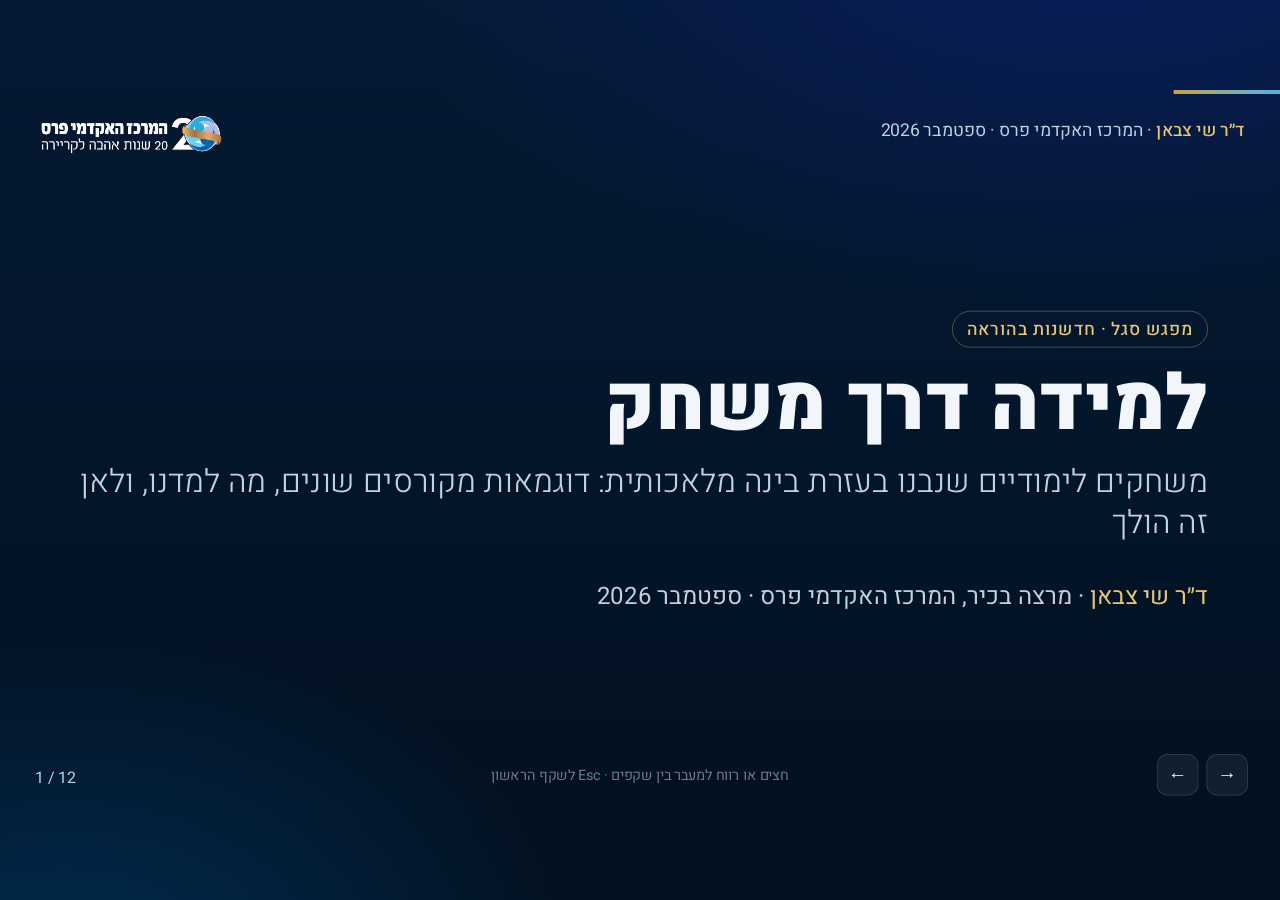
<file: index.html>
<!DOCTYPE html>
<html lang="he" dir="rtl">
<head>
<meta charset="UTF-8">
<meta name="viewport" content="width=device-width, initial-scale=1.0">
<title>למידה דרך משחק · ד״ר שי צבאן · המרכז האקדמי פרס</title>
<link rel="preconnect" href="https://fonts.googleapis.com">
<link href="https://fonts.googleapis.com/css2?family=Heebo:wght@300;400;500;700;900&display=swap" rel="stylesheet">
<style>
  :root{
    --navy:#003e6f; --navy-deep:#041a33; --navy-ink:#02101f; --blue:#0E1F81;
    --sky:#4fb3e8; --sky-soft:#9ad4f5; --gold:#c9a24a; --gold-soft:#e6c77a; --mint:#2FF7BF;
    --text:#f2f6fb; --muted:#c3d0df; --card:rgba(255,255,255,0.06); --card-border:rgba(255,255,255,0.14);
  }
  *{box-sizing:border-box;margin:0;padding:0}
  html,body{height:100%;background:var(--navy-ink);color:var(--text);font-family:'Heebo',Arial,sans-serif;overflow:hidden}
  body{background:
    radial-gradient(1200px 700px at 85% -10%, rgba(14,31,129,0.55), transparent 60%),
    radial-gradient(900px 600px at 5% 110%, rgba(0,62,111,0.65), transparent 60%),
    linear-gradient(180deg,#041a33 0%,#02101f 100%)}

  /* fixed 1600x900 stage, scaled to fit any projector */
  #stage{position:absolute;width:1600px;height:900px;left:50%;top:50%;transform:translate(-50%,-50%) scale(1);transform-origin:center center}

  /* chrome */
  .brand{position:absolute;top:24px;left:40px;z-index:20}
  .brand img{height:64px;width:auto;display:block}
  .lecturer{position:absolute;top:34px;right:44px;z-index:20;font-size:22px;color:var(--muted)}
  .lecturer b{color:var(--gold-soft);font-weight:500}
  .progress{position:absolute;top:0;right:0;height:5px;background:linear-gradient(90deg,var(--gold),var(--sky));z-index:30;transition:width .6s ease}
  .counter{position:absolute;bottom:26px;left:44px;font-size:20px;color:var(--muted);z-index:20;direction:ltr}
  .nav{position:absolute;bottom:18px;right:40px;display:flex;gap:10px;z-index:20}
  .nav button{background:var(--card);border:1px solid var(--card-border);color:var(--text);width:52px;height:52px;border-radius:14px;font-size:24px;cursor:pointer;transition:background .4s ease,transform .4s ease}
  .nav button:hover{background:rgba(255,255,255,0.12);transform:translateY(-2px)}
  .hint{position:absolute;bottom:30px;left:50%;transform:translateX(-50%);font-size:18px;color:rgba(195,208,223,0.55);z-index:20}

  /* slides */
  .slide{position:absolute;inset:0;padding:112px 90px 80px;opacity:0;pointer-events:none;transition:opacity .7s ease,transform .7s ease;transform:translateY(10px);display:flex;flex-direction:column;justify-content:center}
  .slide.active{opacity:1;pointer-events:auto;transform:translateY(0)}
  .slide .inner{width:100%}
  .kicker{display:inline-block;font-size:22px;letter-spacing:1px;color:var(--gold-soft);border:1px solid rgba(201,162,74,0.5);padding:6px 18px;border-radius:999px;margin-bottom:20px;font-weight:500}
  h1{font-size:96px;font-weight:900;line-height:1.08}
  h2{font-size:62px;font-weight:800;line-height:1.12;margin-bottom:16px}
  h2 .em{color:var(--sky-soft)}
  .lead{font-size:31px;color:var(--muted);font-weight:300;line-height:1.45;max-width:1300px}
  .sub{font-size:40px;color:var(--muted);font-weight:300;margin-top:18px;line-height:1.3}
  .meta{margin-top:44px;font-size:30px;color:var(--gold-soft);font-weight:400}
  .meta span{color:var(--muted)}

  /* generic blocks */
  .cols{display:grid;grid-template-columns:repeat(3,1fr);gap:24px;margin-top:30px}
  .block{background:var(--card);border:1px solid var(--card-border);border-radius:22px;padding:28px 28px;position:relative;overflow:hidden}
  .block .ic{font-size:46px;margin-bottom:10px;display:block;line-height:1.1}
  .block h3{font-size:33px;font-weight:700;margin-bottom:8px;line-height:1.2}
  .block p{font-size:25px;color:var(--muted);line-height:1.45;font-weight:300}
  .block.gold{border-color:rgba(201,162,74,0.5);background:linear-gradient(160deg,rgba(201,162,74,0.10),rgba(255,255,255,0.03))}
  .block.sky{border-color:rgba(79,179,232,0.5);background:linear-gradient(160deg,rgba(79,179,232,0.10),rgba(255,255,255,0.03))}
  .block.mint{border-color:rgba(47,247,191,0.4);background:linear-gradient(160deg,rgba(47,247,191,0.08),rgba(255,255,255,0.03))}
  .recs{gap:18px;margin-top:22px}
  .recs .block{padding:22px 24px 20px}
  .recs .block h3{font-size:29px;margin-bottom:8px}
  .recs .block p{font-size:23px;line-height:1.42}
  .tag{position:absolute;top:20px;left:20px;font-size:22px;color:var(--gold-soft);background:rgba(201,162,74,0.12);border:1px solid rgba(201,162,74,0.35);padding:2px 14px;border-radius:999px;direction:ltr;font-weight:700}

  .flow{display:flex;align-items:stretch;margin-top:34px}
  .flow .step{flex:1;background:var(--card);border:1px solid var(--card-border);border-radius:20px;padding:26px 22px 20px;position:relative}
  .flow .arrow{display:flex;align-items:center;padding:0 10px;font-size:40px;color:var(--gold)}
  .flow .step .n{position:absolute;top:-16px;right:22px;background:var(--gold);color:var(--navy-ink);font-weight:800;font-size:20px;padding:2px 14px;border-radius:999px}
  .flow .step h3{font-size:30px;font-weight:700;margin:6px 0 6px}
  .flow .step p{font-size:23px;color:var(--muted);line-height:1.4;font-weight:300}

  .bullets{list-style:none;margin-top:26px;display:grid;gap:12px}
  .bullets li{display:flex;gap:18px;align-items:flex-start;font-size:29px;line-height:1.4;font-weight:300}
  .bullets li::before{content:"";flex:none;width:14px;height:14px;border-radius:50%;background:var(--gold);margin-top:14px;box-shadow:0 0 0 6px rgba(201,162,74,0.18)}
  .bullets li b{font-weight:600;color:var(--text)}

  /* game cards */
  .type-head{display:flex;align-items:center;gap:22px;margin-bottom:24px}
  .type-head .badge{width:84px;height:84px;border-radius:22px;display:grid;place-items:center;font-size:42px;font-weight:900;color:var(--navy-ink);flex:none}
  .type-head .badge.a{background:linear-gradient(135deg,var(--gold-soft),var(--gold))}
  .type-head .badge.b{background:linear-gradient(135deg,var(--sky-soft),var(--sky))}
  .type-head .badge.c{background:linear-gradient(135deg,#9ffbe0,var(--mint))}
  .type-head h2{margin:0;font-size:54px}
  .type-head p{color:var(--muted);font-size:26px;font-weight:300;margin-top:4px}
  .grid{display:grid;grid-template-columns:repeat(4,1fr);gap:20px}
  .grid.three{grid-template-columns:repeat(3,1fr)}
  .game{background:var(--card);border:1px solid var(--card-border);border-radius:22px;padding:24px 24px 22px;display:flex;flex-direction:column;gap:10px}
  .game .course{font-size:20px;color:var(--sky-soft);font-weight:500}
  .game h3{font-size:31px;font-weight:700;line-height:1.2}
  .game p{font-size:24px;color:var(--muted);line-height:1.42;font-weight:300;flex:1}
  .game .foot{display:flex;align-items:center;justify-content:space-between;margin-top:8px;gap:10px}
  .game a{color:var(--navy-ink);background:var(--gold-soft);text-decoration:none;font-weight:700;font-size:23px;padding:12px 20px;border-radius:12px;transition:background .4s ease;white-space:nowrap}
  .game a:hover{background:#fff}
  .cert{font-size:19px;color:var(--gold-soft);border:1px solid rgba(201,162,74,0.4);padding:4px 12px;border-radius:999px;white-space:nowrap}
  .note-card{justify-content:center;align-items:center;text-align:center;border-style:dashed}
  .note-card p{flex:0;font-size:26px;color:var(--text)}

  /* index tables */
  .two{display:grid;grid-template-columns:1fr 1fr;gap:0 40px;margin-top:16px}
  table{width:100%;border-collapse:collapse;font-size:23px}
  th{text-align:right;color:var(--gold-soft);font-weight:600;padding:8px 12px;border-bottom:1px solid rgba(201,162,74,0.35)}
  td{padding:8px 12px;border-bottom:1px solid rgba(255,255,255,0.08);color:var(--muted);font-weight:300;vertical-align:middle}
  td:first-child{color:var(--text);font-weight:500}
  td a{color:var(--navy-ink);background:var(--gold-soft);text-decoration:none;font-weight:700;padding:4px 14px;border-radius:9px;white-space:nowrap;font-size:20px}
  td a:hover{background:#fff}
  .pill{display:inline-block;font-size:19px;padding:1px 12px;border-radius:999px;font-weight:700;color:var(--navy-ink)}
  .pill.a{background:var(--gold-soft)} .pill.b{background:var(--sky-soft)} .pill.c{background:var(--mint)}
  .footer-note{margin-top:22px;font-size:24px;color:rgba(195,208,223,0.8);font-weight:300}

  @media print{ #stage{position:static;transform:none;width:auto;height:auto} .slide{position:static;opacity:1;transform:none;page-break-after:always;height:100vh} .nav,.hint,.counter,.progress{display:none} }
</style>
</head>
<body>
<div id="stage">

<div class="progress" id="progress"></div>
<div class="brand"><img src="assets/peres-logo.png" alt="המרכז האקדמי פרס"></div>
<div class="lecturer"><b>ד״ר שי צבאן</b> · המרכז האקדמי פרס · ספטמבר 2026</div>

<!-- 1 · פתיח -->
<section class="slide active">
  <div class="inner">
    <span class="kicker">מפגש סגל · חדשנות בהוראה</span>
    <h1>למידה דרך משחק</h1>
    <p class="sub">משחקים לימודיים שנבנו בעזרת בינה מלאכותית: דוגמאות מקורסים שונים, מה למדנו, ולאן זה הולך</p>
    <p class="meta">ד״ר שי צבאן <span>· מרצה בכיר, המרכז האקדמי פרס · ספטמבר 2026</span></p>
  </div>
</section>

<!-- 2 · הבעיה -->
<section class="slide">
  <div class="inner">
    <span class="kicker">הבעיה</span>
    <h2>הקשב הוא <span class="em">המשאב הנדיר</span> בכיתה</h2>
    <p class="lead">הכלים שעבדו פעם עובדים פחות. הסטודנט של היום מגיע עם הטלפון ביד, וכל חומר שדורש ריכוז ממושך מתחרה בו.</p>
    <div class="cols">
      <div class="block"><span class="ic">🎯</span><h3>סטודנטים לא ממש מתרכזים</h3><p>ריכוז מקוטע, הסחות דעת בכל רגע, וקושי להישאר עם טקסט או הרצאה לאורך זמן.</p></div>
      <div class="block"><span class="ic">📄</span><h3>קבצים דינמיים, סיכומים ומצגות</h3><p>הפורמטים המקובלים להעברת חומר נעשו פחות אפקטיביים. הם נפתחים, נסרקים, ונסגרים.</p></div>
      <div class="block"><span class="ic">🕹️</span><h3>מה כן תופס אותם</h3><p>אינטראקציה, ניקוד, אתגר מדורג, הומור, ותחושת התקדמות. בדיוק המנגנונים של משחק.</p></div>
    </div>
  </div>
</section>

<!-- 3 · עולם ה-AI -->
<section class="slide">
  <div class="inner">
    <span class="kicker">מה השתנה</span>
    <h2>בינה מלאכותית מייצרת <span class="em">משחק שלם</span> מחומר הקורס</h2>
    <p class="lead">עד לא מזמן, משחק לימודי דרש מתכנת, מעצב ותקציב. היום מרצה יכול לתאר את המשחק במילים, לצרף את חומר המפגש, ולקבל קובץ HTML אחד שעובד בכל דפדפן.</p>
    <div class="flow">
      <div class="step"><span class="n">1</span><h3>חומר הקורס</h3><p>מצגת, סיכום, קובץ אקסל של המפגש, או רשימת מושגים.</p></div>
      <div class="arrow">←</div>
      <div class="step"><span class="n">2</span><h3>תיאור המשחק</h3><p>סוג המשחק, רמות קושי, סגנון, הומור, דמויות מהקורס, ומה נחשב ניצחון.</p></div>
      <div class="arrow">←</div>
      <div class="step"><span class="n">3</span><h3>קובץ אחד</h3><p>HTML עצמאי: גרפיקה, מוזיקה, ניקוד ותעודה. ללא התקנה, ללא שרת.</p></div>
      <div class="arrow">←</div>
      <div class="step"><span class="n">4</span><h3>התאמה</h3><p>שינוי שאלות, רמות, או דמויות תוך דקות. כל קורס וכל מפגש מקבלים גרסה משלהם.</p></div>
    </div>
    <ul class="bullets" style="margin-top:34px">
      <li><b>התאמה אישית:</b> המשחק מדבר בשפת הקורס, עם הדוגמאות והבדיחות של המרצה.</li>
      <li><b>עלות שולית נמוכה:</b> משחק שלם בשעות, לא בשבועות. אחד לכל מפגש.</li>
    </ul>
  </div>
</section>

<!-- 4 · שלושה סוגים -->
<section class="slide">
  <div class="inner">
    <span class="kicker">מה נבנה</span>
    <h2>שלושה סוגי משחקים, <span class="em">שלוש מטרות</span></h2>
    <div class="cols">
      <div class="block gold"><span class="tag">א</span><span class="ic">🍌</span><h3>משחקי תוכן מקצועיים</h3><p>המחשה ויזואלית של מושג קשה. לדוגמה: JOIN בין טבלאות במערכות מידע, שער חליפין, מודל CAPM.</p></div>
      <div class="block sky"><span class="tag">ב</span><span class="ic">🎓</span><h3>״מיני תעודת השלמה״</h3><p>הסטודנט מסיים מסלול, מקבל תעודה על שמו, ויכול להגיש אותה כמטלה. הבננות בבינה עסקית ובמבוא למערכות מידע.</p></div>
      <div class="block mint"><span class="tag">ג</span><span class="ic">👾</span><h3>ארקייד</h3><p>משחקי פעולה עם ניקוד, שלבים ובוסים, שהשאלות מהחומר משובצות בהם. כפי שנעשה בבינה עסקית.</p></div>
    </div>
    <p class="footer-note">בשקפים הבאים: דוגמאות חיות מכל סוג. כל כפתור פותח את המשחק בחלון חדש.</p>
  </div>
</section>

<!-- 5 · סוג א (1/2) -->
<section class="slide">
  <div class="inner">
    <div class="type-head"><div class="badge a">א</div><div><h2>משחקי תוכן עם המחשה ויזואלית</h2><p>המטרה: להפוך מושג מופשט למשהו שרואים ומזיזים</p></div></div>
    <div class="grid">
      <div class="game"><span class="course">בינה עסקית · מבוא למערכות מידע</span><h3>Tableau Join Banana Lab 🍌</h3><p>15 אתגרי JOIN בין טבלאות. Inner, Left, Right ו-Full Join מומחשים עם בננות, ותעודה בסיום.</p><div class="foot"><a href="games/tableau-join-banana-lab/index.html" target="_blank" rel="noopener">פתח משחק ↗</a><span class="cert">🎓 תעודה</span></div></div>
      <div class="game"><span class="course">בינה עסקית</span><h3>שומרי הנתונים</h3><p>מהגדרת טבלאות ל-Tableau: מפתחות, סכמות, ניקוי נתונים, ועד דשבורד שלם.</p><div class="foot"><a href="games/data-guardians-tableau/index.html" target="_blank" rel="noopener">פתח משחק ↗</a><span class="cert">🎓 תעודה</span></div></div>
      <div class="game"><span class="course">מימון</span><h3>מודל CAPM, שיעור אינטראקטיבי</h3><p>בסגנון Brilliant: גרפים חיים שמגיבים לכל שינוי, צעד אחר צעד, עם חגיגה בסיום.</p><div class="foot"><a href="games/capm-interactive/index.html" target="_blank" rel="noopener">פתח משחק ↗</a></div></div>
      <div class="game"><span class="course">נגזרים פיננסיים</span><h3>OptionsAcademy</h3><p>סימולטור מסחר באופציות ידידותי למתחילים, עם מאמן וירטואלי שמלווה את ההחלטות.</p><div class="foot"><a href="games/options-academy/index.html" target="_blank" rel="noopener">פתח משחק ↗</a></div></div>
    </div>
    <p class="footer-note">המשותף: המושג לא מוסבר במילים. הוא נראה ומוזז על המסך.</p>
  </div>
</section>

<!-- 6 · סוג א (2/2) -->
<section class="slide">
  <div class="inner">
    <div class="type-head"><div class="badge a">א</div><div><h2>משחקי תוכן עם המחשה ויזואלית (המשך)</h2><p>מאקרו כלכלה וחשבונאות פיננסית</p></div></div>
    <div class="grid">
      <div class="game"><span class="course">מאקרו כלכלה</span><h3>האביר המוניטרי של בנק ישראל</h3><p>מדיניות מוניטרית כמסע של אביר: ריבית, אינפלציה והחלטות הבנק המרכזי.</p><div class="foot"><a href="games/boi-monetary-knight/index.html" target="_blank" rel="noopener">פתח משחק ↗</a><span class="cert">🎓 תעודה</span></div></div>
      <div class="game"><span class="course">מאקרו כלכלה · שיעור 10</span><h3>מסיבת המט״ח של שי ואילנית</h3><p>שער חליפין, ייסוף ופיחות דרך מסיבה כלכלית עם דמויות מהקורס.</p><div class="foot"><a href="games/forex-party/index.html" target="_blank" rel="noopener">פתח משחק ↗</a></div></div>
      <div class="game"><span class="course">חשבונאות פיננסית</span><h3>אקדמיית צבאן: IAS 8 ו-IAS 10</h3><p>מודולי למידה לרואי חשבון: מדיניות חשבונאית, תיקון טעויות ואירועים לאחר תאריך הדיווח.</p><div class="foot"><a href="games/ias-academy/index.html" target="_blank" rel="noopener">פתח משחק ↗</a><span class="cert">🎓 תעודה</span></div></div>
      <div class="game note-card"><p>כל משחק נבנה מחומר המפגש עצמו, בשפת הקורס, עם הדמויות והבדיחות של הכיתה.</p></div>
    </div>
  </div>
</section>

<!-- 6 · סוג ב -->
<section class="slide">
  <div class="inner">
    <div class="type-head"><div class="badge b">ב</div><div><h2>״מיני תעודת השלמה״ שאפשר להגיש כמטלה</h2><p>המטרה: מסלול קצר, סיום מוכח, תעודה על שם הסטודנט</p></div></div>
    <div class="grid three">
      <div class="game"><span class="course">בינה עסקית</span><h3>BI & AI: המדריך לסטודנט המבולבל</h3><p>איך לשרוד בינה עסקית ובינה מלאכותית. מסלול קצר עם הבננות, ותעודת השלמה בסופו.</p><div class="foot"><a href="games/bi-ai-guide/index.html" target="_blank" rel="noopener">פתח משחק ↗</a><span class="cert">🎓 תעודה</span></div></div>
      <div class="game"><span class="course">מאקרו כלכלה · שיעור 11</span><h3>מטלה להגשה אחרי שיעור 11</h3><p>משחק שהוא המטלה עצמה: הסטודנט מסיים את המסלול, מקבל תעודה, ומגיש אותה.</p><div class="foot"><a href="games/macro-lesson11-assignment/index.html" target="_blank" rel="noopener">פתח משחק ↗</a><span class="cert">🎓 תעודה</span></div></div>
      <div class="game"><span class="course">מבוא למערכות מידע</span><h3>שאלון תרגול: מערכות ליבה ERP</h3><p>שאלון תרגול קצר על מערכות ליבה, בפורמט שמתאים להגשה אחרי המפגש.</p><div class="foot"><a href="games/erp-practice-quiz/index.html" target="_blank" rel="noopener">פתח משחק ↗</a></div></div>
    </div>
    <ul class="bullets" style="margin-top:28px">
      <li><b>איך זה עובד כמטלה:</b> הסטודנט מסיים, מקליד את שמו, מקבל תעודה, ומעלה צילום מסך ל-Moodle.</li>
      <li><b>למה זה עובד:</b> יעד ברור וקצר, משוב מיידי על כל תשובה, ותוצר שאפשר להראות.</li>
      <li><b>גם משחקי התוכן</b> שמסתיימים בתעודה (Banana Lab, שומרי הנתונים, IAS) יכולים לשמש כך.</li>
    </ul>
  </div>
</section>

<!-- 7 · סוג ג -->
<section class="slide">
  <div class="inner">
    <div class="type-head"><div class="badge c">ג</div><div><h2>ארקייד</h2><p>המטרה: חזרה על החומר בלי שזה ירגיש כמו חזרה על החומר</p></div></div>
    <div class="grid">
      <div class="game"><span class="course">בינה עסקית</span><h3>BI ARCADE 🕹️</h3><p>משחק הלמידה לבחינת הגמר: שלבים, ניקוד, ושאלות מכל חומר הקורס משובצות במשחק.</p><div class="foot"><a href="games/bi-arcade/index.html" target="_blank" rel="noopener">פתח משחק ↗</a></div></div>
      <div class="game"><span class="course">מבוא למערכות מידע</span><h3>ארקייד המבולבלים: קרב המערכות</h3><p>TPS, MIS ו-ESS כבוסים על מפת ארקייד. מצב חופשי, ובוס סופי שהוא מבחן אמריקאי.</p><div class="foot"><a href="games/mis-arcade-confused/index.html" target="_blank" rel="noopener">פתח משחק ↗</a></div></div>
      <div class="game"><span class="course">ניתוח מידע עסקי ממוחשב · מפגש 3</span><h3>אקסל בטירוף: מיון וסינון</h3><p>18 שאלות בשלוש רמות, מוזיקה, בונוס רצף, טבלאות עזר לפני כל רמה, והמרצה מתעצב בכל טעות שלישית.</p><div class="foot"><a href="games/excel-sorting-filtering/index.html" target="_blank" rel="noopener">פתח משחק ↗</a></div></div>
      <div class="game"><span class="course">מאקרו כלכלה</span><h3>שוק העבודה ועוני: ARCADE</h3><p>משחק ארקייד על שוק העבודה, אבטלה ועוני, עם ניקוד ושלבים.</p><div class="foot"><a href="games/labor-market-arcade/index.html" target="_blank" rel="noopener">פתח משחק ↗</a></div></div>
    </div>
    <ul class="bullets" style="margin-top:28px">
      <li><b>מה שראינו בבינה עסקית:</b> סטודנטים חוזרים למשחק כמה פעמים לפני הבחינה, בלי שמישהו ביקש.</li>
      <li><b>ההומור הוא חלק מהמנגנון:</b> דמויות מהקורס, המרצה כדמות, ובדיחות פנימיות של הכיתה.</li>
    </ul>
  </div>
</section>

<!-- 8 · מגבלות -->
<section class="slide">
  <div class="inner">
    <span class="kicker">בכנות</span>
    <h2>איפה זה עומד <span class="em">היום</span></h2>
    <div class="cols">
      <div class="block"><span class="ic">📱</span><h3>לא מותאם למובייל</h3><p>המשחקים נבנו למסך מחשב. בטלפון חלקם עובדים חלקית וחלקם לא. זו המגבלה המרכזית כרגע.</p></div>
      <div class="block"><span class="ic">🧊</span><h3>העבודה סטטית</h3><p>מאגר שאלות קבוע, ללא התאמה לרמת הסטודנט תוך כדי משחק, וללא שמירת התקדמות בין כניסות.</p></div>
      <div class="block"><span class="ic">📊</span><h3>אין עדיין נתונים שיטתיים</h3><p>יש רשמים מהכיתה, אבל אין עדיין מדידה של שימוש בפועל או של השפעה על הישגים.</p></div>
    </div>
    <p class="footer-note">כל משחק הוא קובץ עצמאי: קל להפיץ, אבל כל שיפור נעשה בכל משחק בנפרד.</p>
  </div>
</section>

<!-- 9 · הפיילוט -->
<section class="slide">
  <div class="inner">
    <span class="kicker">הצעד הבא</span>
    <h2>פיילוט רחב בסמסטר א׳, <span class="em">עם נתונים</span></h2>
    <p class="lead">מעבר מהתנסות של מרצה אחד לבדיקה מסודרת: מה הסטודנטים עושים עם המשחקים בפועל, והאם זה משפר משהו.</p>
    <div class="cols">
      <div class="block gold"><span class="ic">🧪</span><h3>היקף</h3><p>הרחבה לכמה קורסים ומפגשים, עם משחק מכל אחד משלושת הסוגים, כדי להשוות ביניהם.</p></div>
      <div class="block sky"><span class="ic">📈</span><h3>איסוף נתונים על שימוש</h3><p>כניסות, שיעור סיום, זמן משחק, מספר ניסיונות, ומתי לאורך הסמסטר משחקים.</p></div>
      <div class="block mint"><span class="ic">✅</span><h3>בדיקת אפקטיביות</h3><p>קשר בין שימוש להישגים בבחינה, השוואה לחומר בפורמט רגיל, וסקר עמדות סטודנטים.</p></div>
    </div>
    <ul class="bullets" style="margin-top:30px">
      <li><b>במקביל:</b> התאמה למובייל, ומשחקים שמתאימים את עצמם לרמת הסטודנט.</li>
      <li><b>התוצר:</b> תשתית למרצים אחרים במרכז, ותוצאות שאפשר לפרסם.</li>
    </ul>
  </div>
</section>

<!-- 11 · המלצות להמשך -->
<section class="slide">
  <div class="inner">
    <span class="kicker">המלצות להמשך</span>
    <h2>מה צריך כדי שזה יהפוך <span class="em">משיטה לתשתית</span></h2>
    <div class="cols recs">
      <div class="block gold"><h3>🗄️ בסיס נתונים לביצועי הסטודנטים</h3><p>שמירה מסודרת של כל כניסה, תשובה, זמן וציון, לכל סטודנט ולכל משחק. בלי זה אין מדידה ואין שיפור.</p></div>
      <div class="block gold"><h3>🎯 עקרון Less is More</h3><p>נטרול רעשים (אפקטים, מוזיקה, בדיחות עודפות) וזיקוק ההיבטים שתורמים הכי הרבה ללמידה, על סמך הנתונים.</p></div>
      <div class="block gold"><h3>🤖 עוזר וירטואלי בתוך המשחק</h3><p>צ׳אטבוט שמסביר טעות בזמן אמת ונותן רמזים מדורגים. שאלות הסטודנטים משכללות את מאגר הידע.</p></div>
      <div class="block sky"><h3>🧩 תבנית משחק לכל מרצה</h3><p>מחולל אחד: המרצה מחליף רק את התוכן והשאלות, ומקבל משחק מוכן באותה איכות ובאותו מיתוג.</p></div>
      <div class="block sky"><h3>🔗 חיבור ל-Moodle</h3><p>הציון והתעודה נרשמים אוטומטית במערכת הקורס, במקום צילום מסך שהסטודנט מעלה ידנית.</p></div>
      <div class="block sky"><h3>♿ נגישות ומובייל</h3><p>עמידה בתקן הנגישות (מקלדת, ניגודיות, קורא מסך) וגרסה שעובדת בטלפון, שם הסטודנטים נמצאים בפועל.</p></div>
    </div>
  </div>
</section>

<!-- 12 · אינדקס -->
<section class="slide">
  <div class="inner">
    <span class="kicker">כל הקישורים</span>
    <h2>המשחקים במקום אחד</h2>
    <div class="two"><table><thead><tr><th>משחק</th><th>סוג</th><th></th></tr></thead><tbody><tr><td>Tableau Join Banana Lab</td><td><span class="pill a">א</span></td><td><a href="games/tableau-join-banana-lab/index.html" target="_blank" rel="noopener">פתח ↗</a></td></tr><tr><td>שומרי הנתונים</td><td><span class="pill a">א</span></td><td><a href="games/data-guardians-tableau/index.html" target="_blank" rel="noopener">פתח ↗</a></td></tr><tr><td>מודל CAPM, שיעור אינטראקטיבי</td><td><span class="pill a">א</span></td><td><a href="games/capm-interactive/index.html" target="_blank" rel="noopener">פתח ↗</a></td></tr><tr><td>OptionsAcademy</td><td><span class="pill a">א</span></td><td><a href="games/options-academy/index.html" target="_blank" rel="noopener">פתח ↗</a></td></tr><tr><td>האביר המוניטרי של בנק ישראל</td><td><span class="pill a">א</span></td><td><a href="games/boi-monetary-knight/index.html" target="_blank" rel="noopener">פתח ↗</a></td></tr><tr><td>מסיבת המט״ח של שי ואילנית</td><td><span class="pill a">א</span></td><td><a href="games/forex-party/index.html" target="_blank" rel="noopener">פתח ↗</a></td></tr><tr><td>אקדמיית צבאן: IAS 8 ו-IAS 10</td><td><span class="pill a">א</span></td><td><a href="games/ias-academy/index.html" target="_blank" rel="noopener">פתח ↗</a></td></tr></tbody></table><table><thead><tr><th>משחק</th><th>סוג</th><th></th></tr></thead><tbody><tr><td>BI & AI: המדריך לסטודנט המבולבל</td><td><span class="pill b">ב</span></td><td><a href="games/bi-ai-guide/index.html" target="_blank" rel="noopener">פתח ↗</a></td></tr><tr><td>מטלה להגשה אחרי שיעור 11</td><td><span class="pill b">ב</span></td><td><a href="games/macro-lesson11-assignment/index.html" target="_blank" rel="noopener">פתח ↗</a></td></tr><tr><td>שאלון תרגול: מערכות ליבה ERP</td><td><span class="pill b">ב</span></td><td><a href="games/erp-practice-quiz/index.html" target="_blank" rel="noopener">פתח ↗</a></td></tr><tr><td>BI ARCADE</td><td><span class="pill c">ג</span></td><td><a href="games/bi-arcade/index.html" target="_blank" rel="noopener">פתח ↗</a></td></tr><tr><td>ארקייד המבולבלים: קרב המערכות</td><td><span class="pill c">ג</span></td><td><a href="games/mis-arcade-confused/index.html" target="_blank" rel="noopener">פתח ↗</a></td></tr><tr><td>אקסל בטירוף: מיון וסינון</td><td><span class="pill c">ג</span></td><td><a href="games/excel-sorting-filtering/index.html" target="_blank" rel="noopener">פתח ↗</a></td></tr><tr><td>שוק העבודה ועוני: ARCADE</td><td><span class="pill c">ג</span></td><td><a href="games/labor-market-arcade/index.html" target="_blank" rel="noopener">פתח ↗</a></td></tr></tbody></table></div>
    <p class="footer-note">תודה. שאלות, רעיונות, ומרצים שרוצים להצטרף לפיילוט: shay.tsaban@gmail.com</p>
  </div>
</section>

<div class="counter" id="counter">1 / 12</div>
<div class="nav"><button id="prev" title="הקודם">→</button><button id="next" title="הבא">←</button></div>
<div class="hint">חצים או רווח למעבר בין שקפים · Esc לשקף הראשון</div>
</div><!-- /stage -->

<script>
(function(){
  const stage=document.getElementById('stage');
  function fit(){const k=Math.min(innerWidth/1600,innerHeight/900);stage.style.transform='translate(-50%,-50%) scale('+k+')';}
  fit(); addEventListener('resize',fit);
  const slides=[...document.querySelectorAll('.slide')];
  let i=Math.min(Math.max(parseInt(location.hash.slice(1))||1,1),slides.length)-1;
  const counter=document.getElementById('counter'), progress=document.getElementById('progress');
  function show(n){
    i=(n+slides.length)%slides.length;
    slides.forEach((s,k)=>s.classList.toggle('active',k===i));
    counter.textContent=(i+1)+' / '+slides.length;
    progress.style.width=((i+1)/slides.length*100)+'%';
    history.replaceState(null,'','#'+(i+1));
  }
  document.getElementById('next').onclick=()=>show(i+1);
  document.getElementById('prev').onclick=()=>show(i-1);
  document.addEventListener('keydown',e=>{
    if(e.target.tagName==='INPUT')return;
    if(['ArrowLeft','PageDown',' ','Enter'].includes(e.key)){e.preventDefault();show(i+1);}
    else if(['ArrowRight','PageUp','Backspace'].includes(e.key)){e.preventDefault();show(i-1);}
    else if(e.key==='Escape'){show(0);}
    else if(e.key==='End'){show(slides.length-1);}
  });
  window.addEventListener('hashchange',()=>{const n=parseInt(location.hash.slice(1))||1; if(n-1!==i) show(Math.min(Math.max(n,1),slides.length)-1);});
  show(i);
})();
</script>
</body>
</html>
</file>
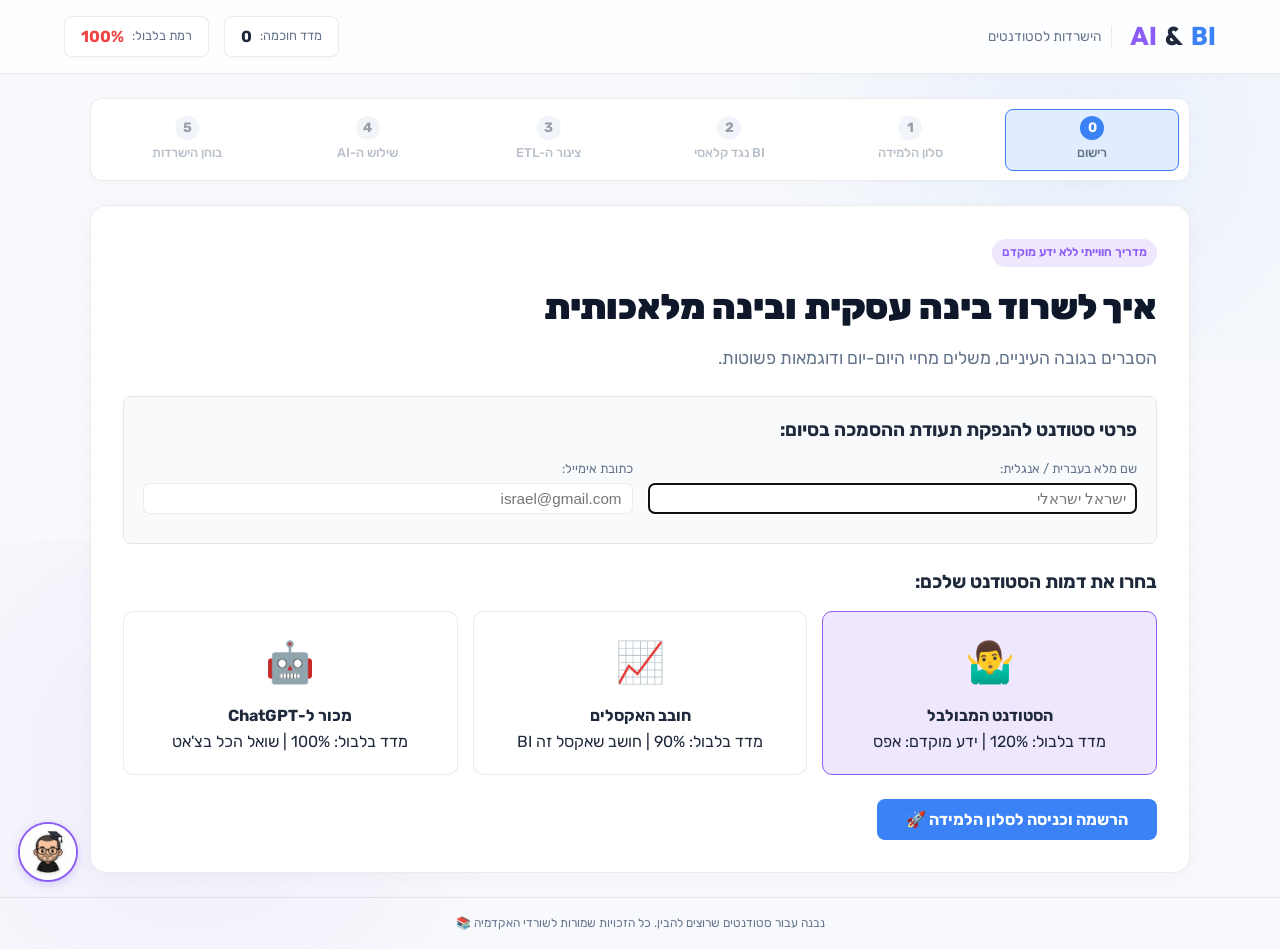
<file: games/bi-ai-guide/index.html>
<!DOCTYPE html>
<html lang="he" dir="rtl">
<head>
    <meta charset="UTF-8">
    <meta name="viewport" content="width=device-width, initial-scale=1.0">
    <title>BI & AI: המדריך לסטודנט המבולבל</title>
    <!-- Google Fonts for warm, clean typography -->
    <link rel="preconnect" href="https://fonts.googleapis.com">
    <link rel="preconnect" href="https://fonts.gstatic.com" crossorigin>
    <link href="https://fonts.googleapis.com/css2?family=Rubik:wght@300;400;500;700;900&family=Outfit:wght@400;600;800&display=swap" rel="stylesheet">
    <link rel="stylesheet" href="style.css">
</head>
<body>
    <div class="light-bg-pattern"></div>

    <!-- Dragging Mascot Helper (Dr. Tsaban Clone) -->
    <div id="mascot-helper" class="mascot-helper-container">
        <div class="mascot-avatar-wrapper">
            <img src="assets/dr_tsaban_helper.png" alt="Mascot Helper" class="mascot-avatar-img">
            <div id="mascot-tooltip" class="mascot-bubble">היי! אני העוזר האישי שלך. גרור אותי לאן שתרצה! 🎓</div>
        </div>
    </div>

    <header class="app-header">
        <div class="header-logo">
            <span class="logo-bi">BI</span> <span class="logo-amp">&amp;</span> <span class="logo-ai">AI</span>
            <span class="logo-sub">הישרדות לסטודנטים</span>
        </div>
        <div class="scoreboard">
            <div class="score-card">
                <span class="score-label">מדד חוכמה:</span>
                <span id="wisdom-score" class="score-value">0</span>
            </div>
            <div class="score-card">
                <span class="score-label">רמת בלבול:</span>
                <span id="confusion-level" class="score-value status-high">100%</span>
            </div>
        </div>
    </header>

    <main class="game-container">
        <!-- Progress Steps -->
        <nav class="steps-nav">
            <div class="step-btn active" data-target="zone-welcome">
                <div class="step-number">0</div>
                <div class="step-label">רישום</div>
            </div>
            <div class="step-btn locked" data-target="zone-learning-lounge" id="nav-learning">
                <div class="step-number">1</div>
                <div class="step-label">סלון הלמידה</div>
            </div>
            <div class="step-btn locked" data-target="zone-traditional-bi" id="nav-traditional-bi">
                <div class="step-number">2</div>
                <div class="step-label">BI נגד קלאסי</div>
            </div>
            <div class="step-btn locked" data-target="zone-etl-simulator" id="nav-etl">
                <div class="step-number">3</div>
                <div class="step-label">צינור ה-ETL</div>
            </div>
            <div class="step-btn locked" data-target="zone-ai-ml-dl" id="nav-ai">
                <div class="step-number">4</div>
                <div class="step-label">שילוש ה-AI</div>
            </div>
            <div class="step-btn locked" data-target="zone-survival-quiz" id="nav-quiz">
                <div class="step-number">5</div>
                <div class="step-label">בוחן הישרדות</div>
            </div>
        </nav>

        <!-- ZONE 0: Welcome / Registration -->
        <section id="zone-welcome" class="game-section active">
            <div class="welcome-box main-panel">
                <div class="badge tag-purple">מדריך חווייתי ללא ידע מוקדם</div>
                <h1>איך לשרוד בינה עסקית ובינה מלאכותית</h1>
                <p class="subtitle">הסברים בגובה העיניים, משלים מחיי היום-יום ודוגמאות פשוטות.</p>
                
                <div class="registration-card">
                    <h3>פרטי סטודנט להנפקת תעודת ההסמכה בסיום:</h3>
                    <div class="form-grid">
                        <div class="form-group">
                            <label for="student-name">שם מלא בעברית / אנגלית:</label>
                            <input type="text" id="student-name" placeholder="ישראל ישראלי" required>
                        </div>
                        <div class="form-group">
                            <label for="student-email">כתובת אימייל:</label>
                            <input type="email" id="student-email" placeholder="israel@gmail.com" required>
                        </div>
                    </div>
                </div>

                <div class="character-selection">
                    <h3>בחרו את דמות הסטודנט שלכם:</h3>
                    <div class="character-grid">
                        <div class="char-card active" data-char="clueless">
                            <div class="char-avatar">🤷‍♂️</div>
                            <h4>הסטודנט המבולבל</h4>
                            <p>מדד בלבול: 120% | ידע מוקדם: אפס</p>
                        </div>
                        <div class="char-card" data-char="excel-pro">
                            <div class="char-avatar">📈</div>
                            <h4>חובב האקסלים</h4>
                            <p>מדד בלבול: 90% | חושב שאקסל זה BI</p>
                        </div>
                        <div class="char-card" data-char="ai-hype">
                            <div class="char-avatar">🤖</div>
                            <h4>מכור ל-ChatGPT</h4>
                            <p>מדד בלבול: 100% | שואל הכל בצ'אט</p>
                        </div>
                    </div>
                </div>

                <button class="btn btn-primary" id="start-game-btn">
                    <span>הרשמה וכניסה לסלון הלמידה 🚀</span>
                </button>
            </div>
        </section>

        <!-- ZONE 1: The Learning Lounge (Pre-simulation Explanations) -->
        <section id="zone-learning-lounge" class="game-section">
            <div class="main-panel">
                <div class="badge tag-blue">סלון הלמידה של ד״ר צבאן</div>
                <h2>שלב 1: הבנת המושגים בעזרת משלים ודוגמאות</h2>
                <p>לפני שמתחילים לפתור ולשחק, בואו נבין את החומר בצורה הכי פשוטה שיש.</p>

                <div class="learning-deck">
                    <!-- Tab Headers for Slides -->
                    <div class="learning-tabs">
                        <button class="learn-tab-btn active" data-slide="slide-bi">1. בינה עסקית (BI)</button>
                        <button class="learn-tab-btn" data-slide="slide-etl">2. מה זה ETL?</button>
                        <button class="learn-tab-btn" data-slide="slide-ai">3. AI נגד למידת מכונה (ML)</button>
                        <button class="learn-tab-btn" data-slide="slide-dl">4. למידה עמוקה (DL)</button>
                    </div>

                    <!-- Slide 1: BI -->
                    <div class="learning-slide active" id="slide-bi">
                        <div class="slide-grid">
                            <div class="slide-text">
                                <h3>משל המכולת של הרצל: ההבדל בין מערכת קלאסית ל-BI</h3>
                                <p>
                                    <strong>המערכת הקלאסית (של פעם):</strong> הרצל בעל המכולת שומר את כל קבלות הקנייה בקופסת קרטון. בסוף החודש הוא עובר קבלה-קבלה, מקליד לאקסל ומחשב כמה חלב הוא מכר. זהו דוח סטטי, נוקשה, שמספר רק <strong>מה היה בעבר</strong>.
                                </p>
                                <p>
                                    <strong>בינה עסקית (BI):</strong> להרצל יש מערכת חכמה שמחוברת לקופה, לרשתות החברתיות (כדי לדעת איזה חטיף טרנדי עכשיו בטיקטוק), ללוח מזג האוויר ואפילו למאגרי מידע כלליים. המערכת מעדכנת גרפים בזמן אמת ומייצרת לו <strong>תחזיות לעתיד</strong>. למשל: "מחר יהיה 38 מעלות ויש שביתה בבתי הספר, מומלץ להזמין 200 ארטיקים יותר מהרגיל".
                                </p>
                                <div class="key-point">
                                    💡 <strong>שורה תחתונה:</strong> מערכת רגילה עובדת ליניארית (הגדרת דוח -> איסוף -> עיבוד). מערכת BI מתחילה מהצורך של מקבלי ההחלטות, היא דינמית ומנבאת את העתיד על בסיס ים של נתונים ממקורות שונים!
                                </div>
                            </div>
                            <div class="slide-visual">
                                <img src="assets/bi_dashboard_analogy.png" alt="BI Dashboard Analogy" class="img-fluid rounded">
                                <div class="visual-caption">נתונים ממקורות רבים זורמים לדאשבורד מרכזי</div>
                            </div>
                        </div>
                    </div>

                    <!-- Slide 2: ETL -->
                    <div class="learning-slide" id="slide-etl">
                        <div class="slide-grid">
                            <div class="slide-text">
                                <h3>משל סלט הפירות הענקי: מה זה ETL?</h3>
                                <p>כדי שמערכת BI תציג דאשבורד יפה, היא צריכה לעבד את הנתונים בצינור שנקרא <strong>ETL</strong>:</p>
                                <ul>
                                    <li>
                                        <strong>Extract (שליפה):</strong> קטיף פירות ממקורות שונים. אנחנו מביאים תפוזים מהפרדס, בננות מהסופר, ותפוחים מהשוק. (במחשב: שליפת נתונים מאינסטגרם, מאקסלים של הארגון, ומנתוני אשראי).
                                    </li>
                                    <li>
                                        <strong>Transform (עיבוד וניקוי):</strong> שטיפת הפירות, קילוף הבננות, וזריקת פירות רקובים לפח. (במחשב: סינון בוטים, הסרת שורות ריקות, ומיון).
                                    </li>
                                    <li>
                                        <strong>Load (טעינה):</strong> סידור הפירות בקערת זכוכית מעוצבת והגשתה לשולחן. (במחשב: טעינת הנתונים הנקיים למערכת Tableau או לדאשבורד נוח למנהלים).
                                    </li>
                                </ul>
                            </div>
                            <div class="slide-visual">
                                <div class="fruit-salad-drawing">
                                    <div class="fruit-box ext">🍎 🍌 🍊 <br><small>Extract</small></div>
                                    <div class="fruit-arrow">➡️</div>
                                    <div class="fruit-box trans">🧼 🔪 🗑️ <br><small>Transform</small></div>
                                    <div class="fruit-arrow">➡️</div>
                                    <div class="fruit-box load font-bold">🥣 ✨ <br><small>Load (Tableau)</small></div>
                                </div>
                                <div class="visual-caption">צינור ה-ETL: אוספים, מנקים ומגישים</div>
                            </div>
                        </div>
                    </div>

                    <!-- Slide 3: AI vs ML -->
                    <div class="learning-slide" id="slide-ai">
                        <div class="slide-grid">
                            <div class="slide-text">
                                <h3>בינה מלאכותית (AI) מול למידת מכונה (ML)</h3>
                                <p>
                                    <strong>בינה מלאכותית (AI):</strong> שם גג ענק לכל מחשב שמבצע פעולה שמדמה למידה או היגיון אנושי. אפילו קוד פשוט או נוסחת אקסל שאומרת "אם הציון מעל 60 תרשום עובר" זה סוג בסיסי מאוד של AI.
                                </p>
                                <p>
                                    <strong>למידת מכונה (Machine Learning):</strong> תת-תחום של AI. כאן אנחנו <strong>מגדירים למחשב פרמטרים מראש</strong> (למשל: אורך אוזניים, צבע אף, נפח נביחה), והמחשב מנתח אלפי תמונות כדי ללמוד בעצמו איזה שילוב של פרמטרים מגדיר "כלב".
                                </p>
                                <div class="key-point">
                                    🐕 <strong>משל הכלב:</strong> אם נרצה ללמד את המערכת לזהות כלב בלמידת מכונה (ML), אנחנו נגיד לה: "תבדקי את אורך האוזניים ואת צבע האף". היא תלמד ותסיק בעצמה אילו מהפרמטרים הללו באמת קובעים.
                                </div>
                            </div>
                            <div class="slide-visual text-center">
                                <div class="ai-box-basic">
                                    <div class="ai-flow-simple">קלט ➡️ נוסחה קבועה מראש ➡️ פלט</div>
                                    <div class="ml-flow-simple">קלט + פרמטרים מוצעים ➡️ המכונה לומדת קשרים ➡️ מודל חיזוי</div>
                                </div>
                            </div>
                        </div>
                    </div>

                    <!-- Slide 4: Deep Learning -->
                    <div class="learning-slide" id="slide-dl">
                        <div class="slide-grid">
                            <div class="slide-text">
                                <h3>למידה עמוקה (Deep Learning)</h3>
                                <p>
                                    <strong>למידה עמוקה (DL):</strong> הרמה המתקדמת ביותר. כאן <strong>אנחנו לא מגדירים פרמטרים בכלל!</strong> אנחנו פשוט מפציצים את המערכת במיליוני תמונות או נתונים גולמיים.
                                </p>
                                <p>
                                    המערכת מבוססת על "רשת נוירונים עמוקה" המדמה את המוח האנושי, והיא מגלה ומאפיינת בעצמה גם את הפרמטרים וגם את הזיהוי ללא כל עזרה ידנית.
                                </p>
                                <div class="key-point">
                                    👶 <strong>משל התינוק:</strong> כשתינוק לומד מה זה "חתול", אף אחד לא מגדיר לו נוסחאות מתמטיות או פרמטרים כמו אורך שפם. הוא פשוט רואה המון חתולים (הפגזת מידע גולמי), והמוח שלו מזהה את הדפוסים לבד. זה בדיוק Deep Learning (וכך גם פועל ChatGPT לעיבוד שפה).
                                </div>
                            </div>
                            <div class="slide-visual">
                                <img src="assets/ai_concept_analogy.png" alt="AI Neural Net learning" class="img-fluid rounded">
                                <div class="visual-caption">למידה עמוקה: המכונה מזהה עצמאית את הפאזל של הנתונים</div>
                            </div>
                        </div>
                    </div>
                </div>

                <div class="action-bar text-left">
                    <button class="btn btn-primary" id="btn-finish-learning">הבנתי את המשלים, בואו נתחיל לשחק! 🎯</button>
                </div>
            </div>
        </section>

        <!-- ZONE 2: Traditional vs BI Interactive Game -->
        <section id="zone-traditional-bi" class="game-section">
            <div class="main-panel">
                <div class="badge tag-blue">משחק 1: מיון מאפיינים</div>
                <h2>מערכת מסורתית (קופסת הקבלות של הרצל) מול מערכת BI (דאשבורד חיזוי)</h2>
                <p class="drag-instructions-text">💡 <strong>איך משחקים?</strong> גררו פיזית את הכרטיסיות לתוך התיבות המתאימות, או פשוט לחצו עליהן כדי להעביר אותן בין הקטגוריות!</p>

                <div class="comparison-game">
                    <div class="split-view">
                        <!-- Traditional System Box -->
                        <div class="system-box traditional" id="box-traditional">
                            <h3>📜 מערכת קלאסית / מסורתית</h3>
                            <div class="flow-chart">
                                <div class="flow-node">קבלות קבועות</div>
                                <div class="flow-arrow">⬇️</div>
                                <div class="flow-node">איסוף ידני</div>
                                <div class="flow-arrow">⬇️</div>
                                <div class="flow-node">דוח היסטורי בלבד</div>
                            </div>
                            <div class="assigned-features" id="features-traditional"></div>
                        </div>

                        <!-- BI System Box -->
                        <div class="system-box bi" id="box-bi">
                            <h3>⚡ מערכת בינה עסקית (BI)</h3>
                            <div class="flow-chart">
                                <div class="flow-node">מה הרצל צריך לדעת?</div>
                                <div class="flow-arrow">⬇️</div>
                                <div class="flow-node">חיבור טיקטוק + מזג אוויר</div>
                                <div class="flow-arrow">⬇️</div>
                                <div class="flow-node">תחזיות ודאשבורד בזמן אמת</div>
                            </div>
                            <div class="assigned-features" id="features-bi"></div>
                        </div>
                    </div>

                    <div class="features-pool-section">
                        <div class="features-pool" id="features-pool"></div>
                    </div>
                </div>

                <div class="action-bar text-left">
                    <button class="btn btn-secondary" id="btn-reset-zone1">אפס שלב 🔄</button>
                    <button class="btn btn-secondary" id="check-zone1-btn">בדקו תשובות</button>
                    <button class="btn btn-primary disabled" id="next-zone2-btn">המשך לצינור ה-ETL</button>
                </div>
            </div>
        </section>

        <!-- ZONE 3: ETL Pipeline Simulator -->
        <section id="zone-etl-simulator" class="game-section">
            <div class="main-panel">
                <div class="badge tag-blue">משחק 2: מנקים פירות רקובים ב-ETL</div>
                <h2>צינור ה-ETL של הרצל</h2>
                <p>אוספים פירות (נתונים גולמיים), מנקים פירות רקובים (בוטים וספאם) וטוענים אותם לקערה (Tableau Dashboard).</p>

                <div class="etl-container">
                    <div class="etl-controls">
                        <div class="etl-step-indicator" id="etl-step-extract">
                            <span class="step-dot">1</span>
                            <strong>Extract (שליפה)</strong>
                            <p class="step-desc">אוספים נתונים גולמיים מהשדות.</p>
                        </div>
                        <div class="etl-step-indicator" id="etl-step-transform">
                            <span class="step-dot">2</span>
                            <strong>Transform (ניקוי ומיון)</strong>
                            <p class="step-desc">הערכים נערכו לרשימה. לחצו על המקולקלים (האדומים) כדי לסננם!</p>
                        </div>
                        <div class="etl-step-indicator" id="etl-step-load">
                            <span class="step-dot">3</span>
                            <strong>Load (טעינה לדאשבורד)</strong>
                            <p class="step-desc">טוענים את הפירות הנקיים ישירות למערכת Tableau.</p>
                        </div>

                        <div class="etl-action-box">
                            <button class="btn btn-primary w-100" id="btn-etl-extract">1. שלוף נתונים (Extract)</button>
                            <button class="btn btn-primary w-100 hidden" id="btn-etl-transform-phase">2. מעבר לשלב הניקוי (Transform)</button>
                            <button class="btn btn-success w-100 hidden" id="btn-etl-load">3. טען לדאשבורד (Load)</button>
                        </div>
                    </div>

                    <!-- Middle: Visual Pipeline & Listing container -->
                    <div class="etl-visual-pipeline">
                        <div class="pipeline-pipe" id="pipeline-pipe-element">
                            <div class="pipe-inlet">מקורות</div>
                            <div class="pipe-body" id="pipeline-stream">
                                <div class="empty-pipeline-text">הקטיף טרם החל. לחצו על "שלוף נתונים" כדי להתחיל!</div>
                            </div>
                            <div class="pipe-outlet">קערה</div>
                        </div>

                        <!-- Grid container for Transform (clean) Phase -->
                        <div class="transform-grid-container hidden" id="transform-grid-view">
                            <h3>רשימת הערכים שנשלפו (סננו את האדומים):</h3>
                            <div class="transform-items-grid" id="transform-items-pool">
                                <!-- Extracted items will be rendered here for easy click-to-filter -->
                            </div>
                        </div>
                    </div>

                    <!-- Right: Live Dashboard -->
                    <div class="etl-dashboard">
                        <h3>דאשבורד (Tableau)</h3>
                        <div class="gauge-wrapper">
                            <svg class="gauge" viewBox="0 0 100 50">
                                <path class="gauge-bg" d="M 10 50 A 40 40 0 0 1 90 50" fill="none" stroke="#e2e8f0" stroke-width="8"></path>
                                <path class="gauge-fill" id="kpi-gauge-fill" d="M 10 50 A 40 40 0 0 1 90 50" fill="none" stroke="url(#blue-gradient)" stroke-width="8" stroke-dasharray="126" stroke-dashoffset="126"></path>
                                <defs>
                                    <linearGradient id="blue-gradient" x1="0%" y1="0%" x2="100%" y2="0%">
                                        <stop offset="0%" stop-color="#4facfe" />
                                        <stop offset="100%" stop-color="#00f2fe" />
                                    </linearGradient>
                                </defs>
                                <text x="50" y="45" class="gauge-text" id="kpi-gauge-val" text-anchor="middle">0%</text>
                            </svg>
                            <span class="gauge-label">מדד KPI: יעילות מלאי מכולת</span>
                        </div>

                        <div class="dashboard-stats">
                            <div class="stat-row">
                                <span>סה"כ נאספו:</span>
                                <span id="stat-total-extracted" class="stat-num">0</span>
                            </div>
                            <div class="stat-row">
                                <span>בוטים וספאם שנזרקו:</span>
                                <span id="stat-bots-filtered" class="stat-num text-success">0</span>
                            </div>
                            <div class="stat-row">
                                <span>נתונים נקיים שנטענו:</span>
                                <span id="stat-loaded-records" class="stat-num">0</span>
                            </div>
                        </div>
                    </div>
                </div>

                <div class="action-bar text-left">
                    <button class="btn btn-secondary" id="btn-reset-zone2">אפס שלב 🔄</button>
                    <button class="btn btn-primary disabled" id="next-zone3-btn">המשך לבינה מלאכותית (AI)</button>
                </div>
            </div>
        </section>

        <!-- ZONE 4: AI / ML / DL Simulator -->
        <section id="zone-ai-ml-dl" class="game-section">
            <div class="main-panel">
                <div class="badge tag-purple">משחק 3: סימולציות AI</div>
                <h2>מנוסחת אקסל ועד לרשתות נוירונים עמוקות</h2>
                <p>נווטו בין סוגי ה-AI השונים כדי לראות אותם פועלים:</p>

                <div class="ai-tabs">
                    <button class="tab-btn active" data-tab="tab-ai">1. AI פשוט (נוסחת אקסל)</button>
                    <button class="tab-btn" data-tab="tab-ml">2. למידת מכונה (ML)</button>
                    <button class="tab-btn" data-tab="tab-dl">3. למידה עמוקה (DL)</button>
                </div>

                <!-- TAB 1: General AI -->
                <div class="tab-content active" id="tab-ai">
                    <div class="ai-grid">
                        <div class="ai-info-box">
                            <h3>נוסחה אוטומטית</h3>
                            <p>
                                לקיחת החלטות לפי חוקים קבועים ומוגדרים מראש. אין פה "למידה עצמאית" אלא ביצוע מדויק של פקודה שמישהו הגדיר בקוד.
                            </p>
                            <p class="highlight-text">
                                דוגמה: נוסחה שבודקת אם המרצה זכאי למענק הצטיינות.
                            </p>
                        </div>
                        <div class="ai-interactive-panel">
                            <h4>נוסחת ה-Excel החכמה</h4>
                            <div class="form-group">
                                <label for="excel-rating">דירוג המרצה (1-5):</label>
                                <input type="number" id="excel-rating" min="1" max="5" value="4.2" step="0.1">
                            </div>
                            <div class="form-group">
                                <label for="excel-attendance">אחוז נוכחות סטודנטים (%):</label>
                                <input type="number" id="excel-attendance" min="0" max="100" value="85">
                            </div>

                            <div class="excel-formula-box">
                                <span class="formula-syntax">נוסחה: IF(AND(Rating &gt;= 4.0, Attendance &gt;= 80), "מצטיין! 🎉", "להשתפר ⛔")</span>
                                <div class="formula-result" id="excel-result">מצטיין! 🎉</div>
                            </div>
                        </div>
                    </div>
                </div>

                <!-- TAB 2: Machine Learning -->
                <div class="tab-content" id="tab-ml">
                    <div class="ai-grid">
                        <div class="ai-info-box">
                            <h3>אימון מודל לפי פרמטרים מוגדרים</h3>
                            <p>
                                אנו מציעים למערכת פרמטרים (כמו גובה, צפיפות שיער, שיטת לימוד והומור) והמערכת מוצאת מתוכם מי באמת משפיע על איכות ההוראה של המרצה.
                            </p>
                        </div>
                        <div class="ai-interactive-panel">
                            <h4>מודל ML: אינטואיציה נגד מתמטיקה</h4>
                            <p class="panel-desc">בחרו את הפרמטרים שתרצו להזין לאלגוריתם למידת המכונה:</p>
                            
                            <div class="params-checkbox-grid">
                                <label class="param-cb"><input type="checkbox" id="param-height"> גובה המרצה</label>
                                <label class="param-cb"><input type="checkbox" id="param-hair" checked> צפיפות שיער המרצה</label>
                                <label class="param-cb"><input type="checkbox" id="param-complexity" checked> מורכבות הקורס (כמותי / איכותי)</label>
                                <label class="param-cb"><input type="checkbox" id="param-method" checked> רמת הומור ועניין</label>
                            </div>

                            <button class="btn btn-secondary w-100" id="btn-train-ml">הרץ אימון מודל (Train)</button>

                            <div class="training-output-box hidden" id="ml-training-log">
                                <h5>לוג אימון מודל ML:</h5>
                                <div class="log-lines" id="ml-log-content"></div>
                            </div>
                        </div>
                    </div>
                </div>

                <!-- TAB 3: Deep Learning -->
                <div class="tab-content" id="tab-dl">
                    <div class="ai-grid">
                        <div class="ai-info-box">
                            <h3>הפגזה בנתונים גולמיים</h3>
                            <p>
                                לא מגדירים שום פרמטר. זורקים מיליוני תיוגים, פוסטים חופשיים ותמונות אל רשת הנוירונים והיא לומדת לבד לזהות סנטימנט, ציניות וזיהוי פנים.
                            </p>
                        </div>
                        <div class="ai-interactive-panel">
                            <h4>סימולטור רשת נוירונים עמוקה</h4>
                            <button class="btn btn-primary w-100" id="btn-bombard-dl">הפגז מידע גולמי! (Bombard Data)</button>

                            <div class="dl-network-container">
                                <canvas id="dl-canvas" width="300" height="150"></canvas>
                                <div class="dl-status-overlay" id="dl-status">ממתין להפגזת מידע...</div>
                            </div>

                            <div class="dl-discovered-features hidden" id="dl-features-box">
                                <h5>הנוירונים העמוקים גילו בעצמם מאפיינים נסתרים:</h5>
                                <div class="tags-row">
                                    <span class="badge badge-outline">זיהוי ציניות בפוסטים</span>
                                    <span class="badge badge-outline">ניתוח רגשות שליליים</span>
                                    <span class="badge badge-outline">זיהוי אוטומטי של תמונות מרצה זועף</span>
                                </div>
                            </div>
                        </div>
                    </div>
                </div>

                <div class="action-bar text-left">
                    <button class="btn btn-secondary" id="btn-reset-zone3">אפס שלב 🔄</button>
                    <button class="btn btn-primary disabled" id="next-zone4-btn">עברו לבוחן ההישרדות הסופי</button>
                </div>
            </div>
        </section>

        <!-- ZONE 5: Quiz -->
        <section id="zone-survival-quiz" class="game-section">
            <div class="main-panel">
                <div class="badge tag-purple">בוחן הישרדות סופי</div>
                <h2>בוחן ההסמכה הרשמי</h2>
                <p>השאלות הבאות בוחנות בדיוק את העקרונות שלמדתם בסלון הלמידה. ענו נכון כדי לקבל את תעודת ההסמכה.</p>

                <div class="quiz-container">
                    <div class="quiz-question-card">
                        <div class="question-progress">שאלה <span id="current-question-num">1</span> מתוך <span id="total-questions-num">2</span></div>
                        <h3 id="question-text">טוען שאלה...</h3>
                        <div class="answers-list" id="answers-container"></div>
                    </div>

                    <div class="quiz-feedback-card hidden" id="quiz-feedback">
                        <div class="feedback-status" id="feedback-status-title">נכון מאוד! 🎉</div>
                        <div class="meme-generator" id="meme-container">
                            <div class="meme-image-placeholder" id="meme-visual"></div>
                            <div class="meme-text-top" id="meme-text-t"></div>
                            <div class="meme-text-bottom" id="meme-text-b"></div>
                        </div>
                        <p class="explanation-text" id="explanation-content"></p>
                        <button class="btn btn-primary" id="btn-next-question">לשאלה הבאה</button>
                    </div>
                </div>
            </div>
        </section>

        <!-- FINAL ACCREDITATION CERTIFICATE SCREEN -->
        <section id="zone-victory" class="game-section">
            <div class="main-panel text-center victory-box">
                <div class="victory-crown">🎓</div>
                <h1>מזל טוב! השלמתם את ההסמכה בהצלחה</h1>
                <p class="subtitle">הוכחתם הבנה מלאה בעקרונות ה-BI וה-AI.</p>

                <!-- Dynamic Certificate to view/print -->
                <div class="certificate-container" id="certificate-print-area">
                    <div class="certificate-border">
                        <div class="certificate-inner">
                            <div class="cert-header">תעודת הסמכה רשמית</div>
                            <div class="cert-title">בינה עסקית (BI) ובינה מלאכותית (AI)</div>
                            
                            <div class="cert-body">
                                תעודה זו מוענקת בזאת לסטודנט/ית המצטיין/ת:
                                <div class="cert-student-name" id="cert-name-val">[שם הסטודנט]</div>
                                <div class="cert-student-email" id="cert-email-val">[אימייל הסטודנט]</div>
                                <p class="cert-text">
                                    לאחר שעבר/ה בהצלחה את כל הסימולציות האינטראקטיביות, מיין את מאפייני מערכות ה-BI, ניקה נתוני בוטים בצינור ה-ETL והוכיח הבנה מלאה בהבדלים בין למידת מכונה (ML) ללמידה עמוקה (DL).
                                </p>
                            </div>

                            <div class="cert-signatures">
                                <div class="sig-block">
                                    <div class="sig-line">ד״ר צבאן</div>
                                    <div class="sig-title">מרצה בכיר ומפקח אקדמי</div>
                                </div>
                                <div class="sig-block">
                                    <div class="cert-stamp">🏆</div>
                                    <div class="sig-title">חותמת הסמכה אקדמית</div>
                                </div>
                            </div>
                        </div>
                    </div>
                </div>

                <!-- Blocked Certificate Warning (shown if user skipped levels) -->
                <div class="certificate-blocked-card hidden" id="cert-blocked-card">
                    <div class="blocked-badge">⚠️ הסמכה מבוטלת</div>
                    <h3>תעודת ההסמכה אינה זמינה</h3>
                    <p>
                        זיהינו שדילגתם על שלבים בתהליך הלמידה. כדי להיות זכאים לתעודת הסמכה רשמית מטעם <strong>ד״ר צבאן</strong>, יש להשלים את כל שלבי הלמידה והמשחקים כסדרם ללא דילוגים!
                    </p>
                </div>

                <div class="action-buttons-cert">
                    <button class="btn btn-success" id="btn-print-certificate">הדפס / שמור כ-PDF 🖨️</button>
                    <button class="btn btn-secondary" onclick="window.location.reload();">התחל מחדש</button>
                </div>
            </div>
        </section>
    </main>

    <footer class="app-footer">
        <p>נבנה עבור סטודנטים שרוצים להבין. כל הזכויות שמורות לשורדי האקדמיה 📚</p>
    </footer>

    <script src="app.js"></script>
</body>
</html>
</file>
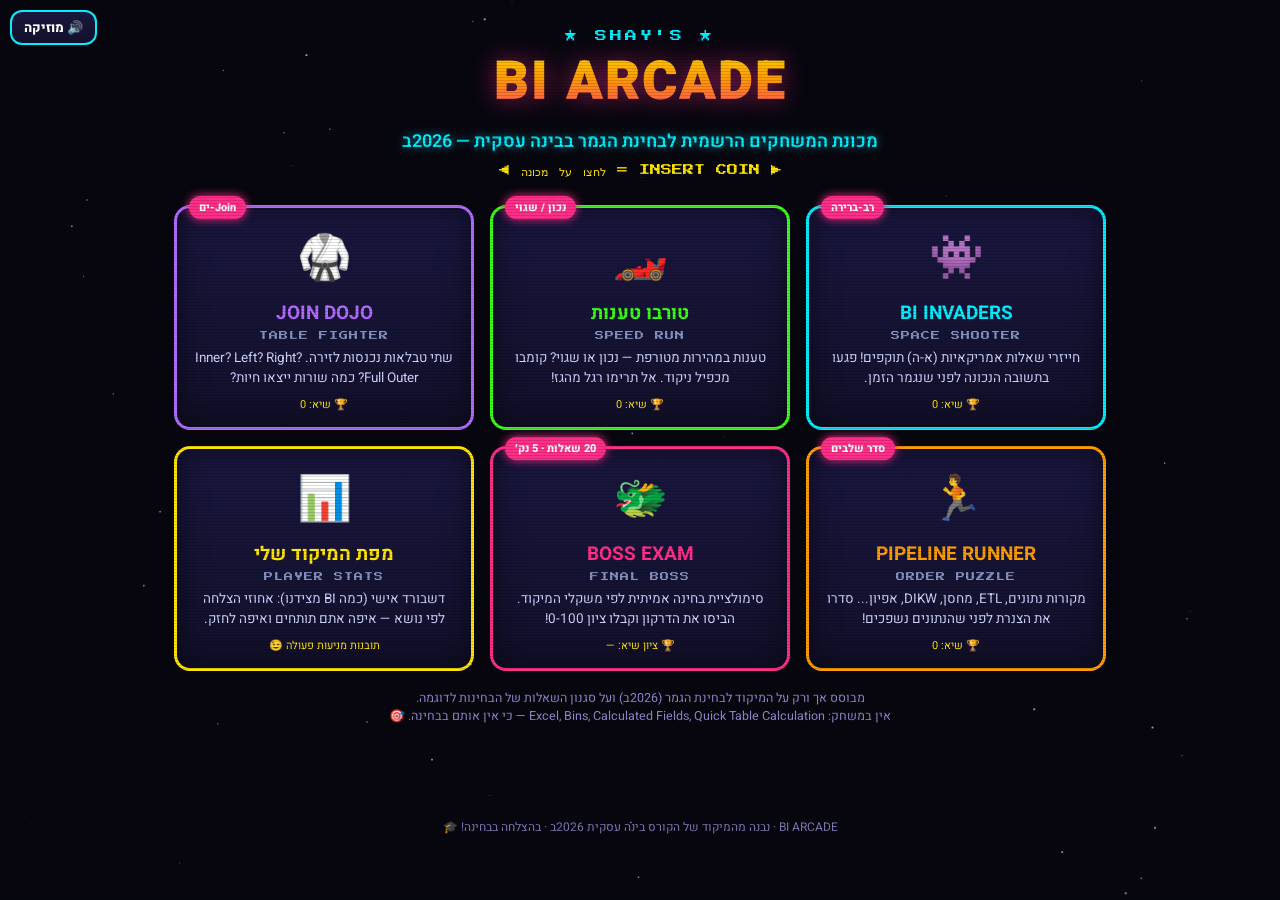
<file: games/bi-arcade/index.html>
<!DOCTYPE html>  
<html lang="he" dir="rtl">
<head> 
<meta charset="UTF-8">
<meta name="viewport" content="width=device-width, initial-scale=1.0">
<title>BI ARCADE 🕹️ — משחק הלמידה לבחינת הגמר בבינה עסקית</title>
<link rel="preconnect" href="https://fonts.googleapis.com">
<link href="https://fonts.googleapis.com/css2?family=Press+Start+2P&family=Heebo:wght@400;600;800;900&display=swap" rel="stylesheet">
<style>
:root{
  --neon-pink:#ff2e88; --neon-cyan:#00f0ff; --neon-yellow:#ffe600;
  --neon-green:#39ff14; --neon-purple:#b26bff; --neon-orange:#ff9d00;
  --bg:#07060f; --panel:#12102a; --panel2:#1a1740;
}
*{box-sizing:border-box; -webkit-tap-highlight-color:transparent;}
html,body{margin:0;padding:0;background:var(--bg);color:#fff;font-family:'Heebo',sans-serif;min-height:100%;}
body{overflow-x:hidden;}
.pixel{font-family:'Press Start 2P',monospace;}
#stars{position:fixed;inset:0;z-index:0;pointer-events:none;}
#crt{position:fixed;inset:0;z-index:999;pointer-events:none;
  background:repeating-linear-gradient(0deg,rgba(0,0,0,.14) 0 1px,transparent 1px 3px);
  mix-blend-mode:multiply;}
#app{position:relative;z-index:1;max-width:960px;margin:0 auto;padding:12px 14px 60px;}
.screen{display:none;animation:fadein .35s ease;}
.screen.active{display:block;}
@keyframes fadein{from{opacity:0;transform:translateY(10px)}to{opacity:1;transform:none}}
@keyframes blink{50%{opacity:.15}}
@keyframes floaty{0%,100%{transform:translateY(0)}50%{transform:translateY(-8px)}}
@keyframes shake{0%,100%{transform:translateX(0)}20%{transform:translateX(-8px)}40%{transform:translateX(8px)}60%{transform:translateX(-6px)}80%{transform:translateX(6px)}}
.shake{animation:shake .4s ease;}
@keyframes pop{0%{transform:scale(.6);opacity:0}70%{transform:scale(1.1)}100%{transform:scale(1);opacity:1}}
.pop{animation:pop .3s ease;}

/* ===== header / marquee ===== */
.marquee{
  text-align:center;padding:18px 10px 8px;
}
.marquee h1{
  margin:0;font-size:clamp(26px,6vw,54px);letter-spacing:2px;font-weight:900;
  background:linear-gradient(180deg,var(--neon-yellow),var(--neon-orange) 45%,var(--neon-pink));
  -webkit-background-clip:text;background-clip:text;color:transparent;
  filter:drop-shadow(0 0 12px rgba(255,46,136,.55));
}
.marquee .sub{color:var(--neon-cyan);font-weight:600;margin-top:6px;font-size:clamp(13px,2.4vw,18px);text-shadow:0 0 10px rgba(0,240,255,.6);}
.insert{color:var(--neon-yellow);margin-top:10px;font-size:11px;animation:blink 1.2s step-end infinite;}

/* ===== cabinet menu ===== */
.cab-grid{display:grid;grid-template-columns:repeat(auto-fit,minmax(260px,1fr));gap:16px;margin-top:18px;}
.cab{
  position:relative;border:3px solid var(--c,var(--neon-cyan));border-radius:16px;
  background:linear-gradient(180deg,var(--panel2),var(--panel));
  padding:18px 16px 14px;cursor:pointer;transition:transform .15s ease, box-shadow .15s ease;
  box-shadow:0 0 0 rgba(0,0,0,0), inset 0 0 30px rgba(0,0,0,.5);
  text-align:center;
}
.cab:hover{transform:translateY(-4px) scale(1.02);box-shadow:0 0 24px var(--c,var(--neon-cyan));}
.cab .icon{font-size:44px;animation:floaty 3s ease-in-out infinite;}
.cab h3{margin:8px 0 4px;color:var(--c,var(--neon-cyan));font-size:19px;}
.cab .en{font-size:9px;color:#9ad;opacity:.85;letter-spacing:1px;}
.cab p{margin:8px 0 8px;color:#cfd3ff;font-size:13.5px;min-height:38px;}
.cab .hs{font-size:11px;color:var(--neon-yellow);}
.badge{position:absolute;top:-12px;left:12px;background:var(--neon-pink);color:#fff;font-size:11px;font-weight:800;padding:3px 10px;border-radius:999px;box-shadow:0 0 10px var(--neon-pink);}

/* ===== HUD ===== */
.hud{display:flex;flex-wrap:wrap;gap:8px;align-items:center;justify-content:space-between;
  background:var(--panel);border:2px solid #2c2963;border-radius:12px;padding:8px 12px;margin-bottom:12px;}
.hud .item{font-size:13px;color:#cfd3ff;font-weight:600;}
.hud .item b{color:var(--neon-yellow);font-size:16px;}
.hud .lives{font-size:18px;letter-spacing:2px;}
.hud .combo{color:var(--neon-green);font-weight:900;}
.btn{
  font-family:'Heebo',sans-serif;font-weight:800;font-size:15px;
  background:linear-gradient(180deg,var(--panel2),var(--panel));color:#fff;
  border:2px solid var(--neon-cyan);border-radius:12px;padding:10px 18px;cursor:pointer;
  transition:all .12s ease;
}
.btn:hover{box-shadow:0 0 14px var(--neon-cyan);transform:translateY(-2px);}
.btn.small{padding:6px 12px;font-size:13px;}
.btn.pink{border-color:var(--neon-pink);}
.btn.pink:hover{box-shadow:0 0 14px var(--neon-pink);}
.btn.green{border-color:var(--neon-green);}
.btn.green:hover{box-shadow:0 0 14px var(--neon-green);}
.btn.yellow{border-color:var(--neon-yellow);}
.btn.yellow:hover{box-shadow:0 0 14px var(--neon-yellow);}
.btn.big{font-size:19px;padding:14px 30px;}
.topbar{display:flex;gap:8px;justify-content:space-between;align-items:center;margin-bottom:10px;flex-wrap:wrap;}

/* ===== question panel ===== */
.qpanel{background:var(--panel);border:2px solid #2c2963;border-radius:16px;padding:16px 18px;margin-bottom:12px;}
.qtag{display:inline-block;font-size:11px;font-weight:800;padding:3px 10px;border-radius:999px;background:#2c2963;color:var(--neon-cyan);margin-bottom:8px;}
.qtext{font-size:clamp(15px,2.6vw,19px);font-weight:600;line-height:1.55;white-space:pre-line;}
.timerbar{height:10px;border-radius:999px;background:#221f4d;overflow:hidden;margin:10px 0 4px;}
.timerbar>div{height:100%;width:100%;background:linear-gradient(90deg,var(--neon-green),var(--neon-yellow),var(--neon-pink));transition:width .2s linear;}
.answers{display:flex;flex-direction:column;gap:10px;}
.ans{
  text-align:right;font-family:'Heebo';font-size:15.5px;font-weight:600;line-height:1.45;
  background:linear-gradient(180deg,var(--panel2),var(--panel));color:#fff;
  border:2px solid #4740a8;border-radius:12px;padding:12px 14px;cursor:pointer;transition:all .12s;
  display:flex;gap:10px;align-items:flex-start;
}
.ans:hover{border-color:var(--neon-cyan);box-shadow:0 0 12px rgba(0,240,255,.35);transform:translateX(-3px);}
.ans .key{flex:0 0 auto;font-family:'Press Start 2P';font-size:11px;color:var(--neon-yellow);padding-top:3px;}
.ans.correct{border-color:var(--neon-green);box-shadow:0 0 16px var(--neon-green);background:rgba(57,255,20,.12);}
.ans.wrong{border-color:var(--neon-pink);box-shadow:0 0 16px var(--neon-pink);background:rgba(255,46,136,.12);}
.ans:disabled{cursor:default;opacity:.9;}

/* invader descent */
.invaderZone .ans{animation:descend var(--fall,18s) linear forwards;}
@keyframes descend{from{transform:translateY(0)}to{transform:translateY(26px)}}

/* ===== explanation ===== */
.explain{border:2px dashed var(--neon-yellow);border-radius:14px;background:rgba(255,230,0,.06);
  padding:12px 14px;margin-top:12px;font-size:14.5px;line-height:1.6;color:#ffeead;}
.explain .t{font-weight:900;color:var(--neon-yellow);margin-bottom:4px;}
.feedback{font-size:26px;font-weight:900;text-align:center;margin:8px 0;}
.feedback.good{color:var(--neon-green);text-shadow:0 0 14px var(--neon-green);}
.feedback.bad{color:var(--neon-pink);text-shadow:0 0 14px var(--neon-pink);}

/* ===== TF big buttons ===== */
.tfbtns{display:grid;grid-template-columns:1fr 1fr;gap:14px;margin-top:14px;}
.tfbtn{font-size:24px;font-weight:900;padding:22px;border-radius:16px;cursor:pointer;border:3px solid;transition:all .12s;font-family:'Heebo';}
.tfbtn.true{background:rgba(57,255,20,.1);border-color:var(--neon-green);color:var(--neon-green);}
.tfbtn.false{background:rgba(255,46,136,.1);border-color:var(--neon-pink);color:var(--neon-pink);}
.tfbtn:hover{transform:scale(1.03);}
.tfbtn.true:hover{box-shadow:0 0 20px var(--neon-green);}
.tfbtn.false:hover{box-shadow:0 0 20px var(--neon-pink);}

/* ===== join tables ===== */
.tables{display:flex;gap:14px;flex-wrap:wrap;justify-content:center;margin:10px 0;}
.jtable{border-collapse:collapse;background:var(--panel2);border:2px solid var(--neon-purple);border-radius:10px;overflow:hidden;}
.jtable caption{font-weight:900;color:var(--neon-purple);padding:6px;font-size:14px;}
.jtable th{background:#2c2963;color:var(--neon-cyan);padding:6px 16px;font-size:13px;}
.jtable td{border-top:1px solid #3a3580;padding:5px 16px;text-align:center;font-size:14px;}
.jointype{font-size:22px;font-weight:900;color:var(--neon-orange);text-align:center;margin:8px 0;text-shadow:0 0 12px rgba(255,157,0,.6);}
.numopts{display:grid;grid-template-columns:repeat(4,1fr);gap:10px;margin-top:12px;}
.numopts .ans{justify-content:center;font-size:22px;font-weight:900;text-align:center;}

/* ===== pipeline runner ===== */
.chips{display:flex;flex-wrap:wrap;gap:10px;justify-content:center;margin:14px 0;}
.chip{border:2px solid var(--neon-cyan);background:var(--panel2);color:#fff;border-radius:999px;
  padding:10px 16px;font-weight:700;font-size:14.5px;cursor:pointer;transition:all .12s;font-family:'Heebo';}
.chip:hover{box-shadow:0 0 12px var(--neon-cyan);transform:translateY(-2px);}
.chip.used{opacity:.25;pointer-events:none;}
.slots{display:flex;flex-wrap:wrap;gap:8px;justify-content:center;align-items:center;min-height:52px;
  background:var(--panel);border:2px dashed #4740a8;border-radius:14px;padding:10px;}
.slot-item{background:rgba(57,255,20,.12);border:2px solid var(--neon-green);border-radius:999px;padding:8px 14px;font-weight:700;font-size:13.5px;}
.arrow{color:var(--neon-yellow);font-size:18px;font-weight:900;}

/* ===== boss ===== */
.bossbar{display:flex;align-items:center;gap:10px;margin-bottom:10px;}
.bossbar .face{font-size:38px;filter:drop-shadow(0 0 8px var(--neon-pink));}
.hpbar{flex:1;height:20px;border-radius:999px;background:#221f4d;overflow:hidden;border:2px solid var(--neon-pink);}
.hpbar>div{height:100%;background:linear-gradient(90deg,var(--neon-pink),var(--neon-orange));transition:width .4s ease;}
.playerbar .hpbar{border-color:var(--neon-green);}
.playerbar .hpbar>div{background:linear-gradient(90deg,var(--neon-green),var(--neon-cyan));}

/* ===== results ===== */
.result-card{background:var(--panel);border:3px solid var(--neon-yellow);border-radius:20px;padding:26px;text-align:center;margin-top:16px;}
.result-card .grade{font-size:64px;font-weight:900;color:var(--neon-yellow);text-shadow:0 0 20px rgba(255,230,0,.7);}
.result-card .msg{font-size:20px;font-weight:700;margin:8px 0;color:var(--neon-cyan);}
.topicgrid{display:grid;grid-template-columns:repeat(auto-fit,minmax(150px,1fr));gap:10px;margin-top:14px;}
.topicbox{background:var(--panel2);border:2px solid #4740a8;border-radius:12px;padding:10px;font-size:13px;}
.topicbox b{display:block;color:var(--neon-cyan);margin-bottom:4px;}
.pbar{height:8px;background:#221f4d;border-radius:99px;overflow:hidden;margin-top:6px;}
.pbar>div{height:100%;background:var(--neon-green);}

/* review list */
.review-item{background:var(--panel);border:2px solid #2c2963;border-radius:12px;padding:12px 14px;margin-bottom:10px;font-size:14px;line-height:1.55;}
.review-item.ok{border-color:rgba(57,255,20,.5);}
.review-item.bad{border-color:rgba(255,46,136,.5);}

footer{position:relative;z-index:1;text-align:center;color:#7f7ab8;font-size:12px;padding:20px;}
.soundbtn{position:fixed;top:10px;left:10px;z-index:1000;}
@media (max-width:560px){
  .numopts{grid-template-columns:repeat(2,1fr);}
  .tfbtns{grid-template-columns:1fr;}
}
</style>
</head>
<body>
<canvas id="stars"></canvas>
<div id="crt"></div>
<button class="btn small soundbtn" id="soundBtn" onclick="Audio2.toggle()">🔊 מוזיקה</button>

<div id="app">

  <!-- ============ MENU ============ -->
  <section id="scr-menu" class="screen active">
    <div class="marquee">
      <div class="pixel" style="color:var(--neon-cyan);font-size:12px;letter-spacing:3px;">★ SHAY'S ★</div>
      <h1>BI ARCADE</h1>
      <div class="sub">מכונת המשחקים הרשמית לבחינת הגמר בבינה עסקית — 2026ב</div>
      <div class="pixel insert">▶ INSERT COIN = לחצו על מכונה ◀</div>
    </div>
    <div class="cab-grid">
      <div class="cab" style="--c:var(--neon-cyan)" onclick="Invaders.start()">
        <div class="badge">רב-ברירה</div>
        <div class="icon">👾</div>
        <h3>BI INVADERS</h3>
        <div class="pixel en">SPACE SHOOTER</div>
        <p>חייזרי שאלות אמריקאיות (א-ה) תוקפים! פגעו בתשובה הנכונה לפני שנגמר הזמן.</p>
        <div class="hs">🏆 שיא: <span id="hs-invaders">0</span></div>
      </div>
      <div class="cab" style="--c:var(--neon-green)" onclick="Turbo.start()">
        <div class="badge">נכון / שגוי</div>
        <div class="icon">🏎️</div>
        <h3>טורבו טענות</h3>
        <div class="pixel en">SPEED RUN</div>
        <p>טענות במהירות מטורפת — נכון או שגוי? קומבו מכפיל ניקוד. אל תרימו רגל מהגז!</p>
        <div class="hs">🏆 שיא: <span id="hs-turbo">0</span></div>
      </div>
      <div class="cab" style="--c:var(--neon-purple)" onclick="Dojo.start()">
        <div class="badge">Join-ים</div>
        <div class="icon">🥋</div>
        <h3>JOIN DOJO</h3>
        <div class="pixel en">TABLE FIGHTER</div>
        <p>שתי טבלאות נכנסות לזירה. Inner? Left? Right? Full Outer? כמה שורות ייצאו חיות?</p>
        <div class="hs">🏆 שיא: <span id="hs-dojo">0</span></div>
      </div>
      <div class="cab" style="--c:var(--neon-orange)" onclick="Runner.start()">
        <div class="badge">סדר שלבים</div>
        <div class="icon">🏃</div>
        <h3>PIPELINE RUNNER</h3>
        <div class="pixel en">ORDER PUZZLE</div>
        <p>מקורות נתונים, ETL, מחסן, DIKW, אפיון... סדרו את הצנרת לפני שהנתונים נשפכים!</p>
        <div class="hs">🏆 שיא: <span id="hs-runner">0</span></div>
      </div>
      <div class="cab" style="--c:var(--neon-pink)" onclick="Boss.start()">
        <div class="badge">20 שאלות · 5 נק׳</div>
        <div class="icon">🐲</div>
        <h3>BOSS EXAM</h3>
        <div class="pixel en">FINAL BOSS</div>
        <p>סימולציית בחינה אמיתית לפי משקלי המיקוד. הביסו את הדרקון וקבלו ציון 0-100!</p>
        <div class="hs">🏆 ציון שיא: <span id="hs-boss">—</span></div>
      </div>
      <div class="cab" style="--c:var(--neon-yellow)" onclick="Stats.show()">
        <div class="icon">📊</div>
        <h3>מפת המיקוד שלי</h3>
        <div class="pixel en">PLAYER STATS</div>
        <p>דשבורד אישי (כמה BI מצידנו): אחוזי הצלחה לפי נושא — איפה אתם תותחים ואיפה לחזק.</p>
        <div class="hs">תובנות מניעות פעולה 😉</div>
      </div>
    </div>
    <p style="text-align:center;color:#8f8ad0;font-size:12.5px;margin-top:18px;">
      מבוסס אך ורק על המיקוד לבחינת הגמר (2026ב) ועל סגנון השאלות של הבחינות לדוגמה.<br>
      אין במשחק: Excel, Bins, Calculated Fields, Quick Table Calculation — כי אין אותם בבחינה. 🎯
    </p>
  </section>

  <!-- ============ GAME (shared quiz screen) ============ -->
  <section id="scr-game" class="screen">
    <div class="topbar">
      <button class="btn small pink" onclick="Game.quit()">⬅ יציאה לתפריט</button>
      <div class="pixel" id="game-title" style="color:var(--neon-cyan);font-size:12px;"></div>
    </div>
    <div class="hud">
      <div class="item">ניקוד: <b id="hud-score">0</b></div>
      <div class="item combo" id="hud-combo"></div>
      <div class="item">שאלה: <b id="hud-qnum">1</b></div>
      <div class="item lives" id="hud-lives">❤️❤️❤️</div>
    </div>
    <div id="boss-area" style="display:none">
      <div class="bossbar"><span class="face" id="boss-face">🐲</span><div class="hpbar"><div id="boss-hp"></div></div><b id="boss-hp-txt" style="color:var(--neon-pink)"></b></div>
      <div class="bossbar playerbar"><span class="face">🧑‍🎓</span><div class="hpbar"><div id="player-hp"></div></div><b id="player-hp-txt" style="color:var(--neon-green)"></b></div>
    </div>
    <div class="qpanel" id="qpanel">
      <span class="qtag" id="q-topic"></span>
      <div class="qtext" id="q-text"></div>
      <div class="timerbar" id="timer-wrap"><div id="timer-fill"></div></div>
      <div id="q-extra"></div>
    </div>
    <div class="answers" id="answers"></div>
    <div id="feedback-zone"></div>
    <div style="text-align:center;margin-top:14px;">
      <button class="btn big green" id="next-btn" style="display:none" onclick="Game.next()">המשך ▶</button>
    </div>
  </section>

  <!-- ============ RESULT ============ -->
  <section id="scr-result" class="screen">
    <div class="result-card pop">
      <div class="pixel" style="color:var(--neon-pink);font-size:14px;">GAME OVER</div>
      <div class="grade" id="res-score">0</div>
      <div class="msg" id="res-msg"></div>
      <div id="res-extra"></div>
      <div style="margin-top:18px;display:flex;gap:10px;justify-content:center;flex-wrap:wrap;">
        <button class="btn big yellow" id="res-retry">🔄 עוד פעם!</button>
        <button class="btn big" onclick="Game.quit()">🕹️ תפריט ראשי</button>
      </div>
    </div>
    <div id="res-review" style="margin-top:16px;"></div>
  </section>

  <!-- ============ STATS ============ -->
  <section id="scr-stats" class="screen">
    <div class="topbar">
      <button class="btn small pink" onclick="Game.quit()">⬅ יציאה לתפריט</button>
      <div class="pixel" style="color:var(--neon-yellow);font-size:12px;">PLAYER STATS</div>
    </div>
    <div class="qpanel">
      <h2 style="margin:0 0 6px;color:var(--neon-yellow);">📊 מפת המיקוד שלי</h2>
      <p style="color:#cfd3ff;font-size:14px;margin:0 0 12px;">אחוז תשובות נכונות לפי נושא, מכל המשחקים. המיקוד ממליץ להתחיל מהנושאים הכבדים (שיעור 1: 5-7 שאלות!).</p>
      <div class="topicgrid" id="stats-grid"></div>
      <div style="text-align:center;margin-top:16px;">
        <button class="btn small pink" onclick="Stats.reset()">🗑️ איפוס נתונים</button>
      </div>
    </div>
  </section>

</div>
<footer>BI ARCADE · נבנה מהמיקוד של הקורס בינה עסקית 2026ב · בהצלחה בבחינה! 🎓</footer>
<script>
/* =====================================================================
   מאגר השאלות — מבוסס אך ורק על המיקוד 2026ב ועל סגנון הבחינה לדוגמה
   topics: intro=שיעור 1 | charts=שיעור 3 | gas=שיעור 5 | kpi=שיעור 8 | join=שיעור 10
   ===================================================================== */
const TOPICS = {
  intro:  {name:'בינה עסקית — מה זה בכלל (שיעור 1)', color:'#00f0ff', weight:6},
  charts: {name:'הגדרות נתונים ותרשימים (שיעור 3)',  color:'#39ff14', weight:4},
  gas:    {name:'Google Apps Script (שיעור 5)',       color:'#ffe600', weight:2},
  kpi:    {name:'KPI בהרחבה (שיעור 8)',               color:'#ff9d00', weight:4},
  join:   {name:'איחוד טבלאות — Join (שיעור 10)',     color:'#b26bff', weight:4},
};

/* ---------- שאלות רב-ברירה (5 אפשרויות, כמו בבחינה) ---------- */
/* {t:topic, q, o:[5], c:index, e:explanation} */
const MCQ = [

/* ============ שיעור 1 — בינה עסקית ============ */
{t:'intro', q:'תובנה מניעת פעולה (Actionable Insight) מאופיינת בשלושה מרכיבים. מהם?',
 o:['כמותית, מהירה, ויזואלית','ספציפית, ברת-ביצוע, מבוססת ראיות (נתונים)','אינטואיטיבית, ניהולית, שיווקית','גמישה, זולה, מבוססת ענן','מדויקת, ארוכת טווח, מבוססת Excel'],
 c:1, e:'ההגדרה מהמיקוד (הפסקה הכתומה!): (1) ספציפית — מתייחסת לבעיה קונקרטית; (2) ברת-ביצוע — אפשר לפעול לפיה; (3) מבוססת ראיות — נתמכת בנתונים ולא באינטואיציה בלבד.'},

{t:'intro', q:'איזה מההיגדים הבאים משקף תובנה מניעת פעולה (Actionable Insight)?',
 o:['"המכירות ירדו, צריך להשתפר"','"לדעתי הלקוחות שלנו לא מרוצים לאחרונה"','"שיעור הנטישה עלה ל-12%; 80% מהנוטשים לא השתמשו באפליקציה בחודש הראשון — נשלח להם מדריך שימוש ביום הראשון"','"הנתונים מוצגים בדשבורד בזמן אמת"','"נגדיל את התקציב כי ככה מרגיש נכון"'],
 c:2, e:'רק היגד ג מקיים את שלושת התנאים: ספציפי (12%, חודש ראשון), בר-ביצוע (לשלוח מדריך) ומבוסס נתונים (80% נוטשים). היתר כלליים או מבוססי אינטואיציה.'},

{t:'intro', q:'מהם ראשי התיבות של מודל DIKW?',
 o:['Data, Integration, KPI, Warehouse','Dashboard, Insight, Knowledge, Wisdom','Data, Information, Knowledge, Wisdom','Data, Information, KPI, Warehouse','Dimension, Information, Knowledge, Warehouse'],
 c:2, e:'DIKW = Data (נתונים), Information (מידע), Knowledge (ידע), Wisdom (בינה/חכמה). מודל המבחין בין רמות שונות של "ידע".'},

{t:'intro', q:'בדוגמת המסעדה מפירמידת DIKW: "1200 שקלים פדיון לשולחן מספר 4 במסעדה" — לאיזו שכבה זה שייך?',
 o:['Data — נתונים','Information — מידע','Knowledge — ידע','Wisdom — בינה','Actionable Insight'],
 c:1, e:'Information = נתונים שעברו עיבוד וקיבלו הקשר ומשמעות. המספר "1200" לבדו הוא Data; "1200 שקלים פדיון לשולחן 4" — זה כבר הקשר = מידע.'},

{t:'intro', q:'"הפדיון הממוצע בשולחנות משפחתיים בימי שלישי נמוך ב-30% משאר השבוע" — לאיזו שכבת DIKW זה שייך?',
 o:['Data','Information','Knowledge','Wisdom','אף אחת מהשכבות'],
 c:2, e:'Knowledge = הבנת המידע בתוך הקשר רחב יותר, זיהוי תבניות או מגמות. כאן זוהתה מגמה (ימי שלישי נמוכים ב-30%) — זה ידע.'},

{t:'intro', q:'"נשיק מבצע ארוחות ילדים בחינם ביום שלישי כדי להעלות את הפדיון" — לאיזו שכבת DIKW זה שייך?',
 o:['Data','Information','Knowledge','Wisdom / בינה — הפעלת הידע לקבלת החלטה','זו בכלל שכבת ETL'],
 c:3, e:'Wisdom = הפעלת הידע לצורך קבלת החלטה או נקיטת פעולה — כלומר Actionable Insight. וזו בדיוק הדוגמה מהמיקוד.'},

{t:'intro', q:'המושג Actionable Insight מקושר לאיזו שכבה בפירמידת DIKW?',
 o:['Data','Information','Knowledge','Wisdom','המושג אינו קשור לפירמידה'],
 c:3, e:'כמו בבחינה לדוגמה: תובנות מניעות פעולה נגזרות מתוצרי המידע ברמה הגבוהה ביותר — Wisdom / תבונה.'},

{t:'intro', q:'איזה משפט מהמיקוד חובה להכיר לגבי מערכות BI ופירמידת DIKW?',
 o:['מערכות BI מחליפות את הצורך בנתונים גולמיים','מערכות BI הן ה"גשר" שמאפשר לעבור מרמת הנתונים הגולמיים "כלפי מעלה" עד וכולל תובנות מניעות פעולה','מערכות BI פועלות רק בשכבת ה-Data','מערכות BI רלוונטיות רק לשכבת ה-Wisdom','פירמידת DIKW איננה קשורה ל-BI'],
 c:1, e:'ציטוט כמעט מדויק מהמיקוד: מערכות BI הן ה"גשר" מרמת הנתונים הגולמיים ועד הרמה הגבוהה ביותר — תובנות מניעות פעולה.'},

{t:'intro', q:'מהו הסדר הנכון של רכיבי ה-Pipeline בארכיטקטורה בסיסית של מערכת BI?',
 o:['מחסן נתונים ← ETL ← מקורות נתונים ← דשבורדים ← שכבה סמנטית','מקורות נתונים ← ETL ← מחסן נתונים ← שכבת מודלים סמנטיים ← דשבורדים ודוחות','ETL ← מקורות נתונים ← דשבורדים ← מחסן נתונים ← שכבה סמנטית','מקורות נתונים ← מחסן נתונים ← ETL ← דשבורדים ← שכבה סמנטית','דשבורדים ← שכבה סמנטית ← מחסן ← ETL ← מקורות'],
 c:1, e:'שרשרת הערך של הנתונים: (1) מקורות נתונים (קופות, CRM, אתר, ERP, רשתות, IoT) ← (2) תהליך ETL ← (3) מחסן נתונים DWH ← (4) שכבת מודלים סמנטיים ← (5) שכבת התצוגה: Dashboards & Reports.'},

{t:'intro', q:'מה תפקידה של שכבת המודלים הסמנטיים (Semantic Layer) ב-Pipeline?',
 o:['לשאוב נתונים ממקורות שונים','לאחסן נתונים מכל הארגון','לתרגם את השמות הטכניים לשפה עסקית','להציג דשבורדים למנהל','לנקות נתונים פגומים'],
 c:2, e:'מהמיקוד: השכבה הסמנטית מתרגמת את השמות הטכניים לשפה עסקית. השאיבה והניקוי = ETL, האחסון = DWH, התצוגה = Dashboards & Reports.'},

{t:'intro', q:'תהליך ה-ETL הוא השלב שבו:',
 o:['מציגים דשבורד למנהל ב-Tableau','"שואבים" נתונים ממקורות שונים, "מנקים" אותם ו"טוענים" אותם למקום מרכזי','מתרגמים שמות טכניים לשפה עסקית','מגדירים KPI לפרויקט','בונים Frontend על בסיס HTML'],
 c:1, e:'ETL = Extract, Transform, Load — בדיוק כפי שמנוסח במיקוד: שואבים ממקורות שונים, מנקים, וטוענים למקום מרכזי.'},

{t:'intro', q:'אילו מהבאים הוצגו במיקוד כדוגמאות למקורות נתונים (Data Sources) של הארגון?',
 o:['רק קבצי CSV','קופות רושמות, מערכות CRM, אתר אינטרנט, מערכות ERP (כגון SAP, Priority), רשתות חברתיות וחיישני IoT','Tableau ו-Power BI','Snowflake ו-BigQuery בלבד','דוחות מודפסים תקופתיים'],
 c:1, e:'אלו בדיוק הדוגמאות מהמיקוד למערכות התפעוליות של הארגון. Tableau/Power BI הם שכבת תצוגה; Snowflake/BigQuery הם מחסני נתונים.'},

{t:'intro', q:'מערכת OLTP (Online Transaction Processing) מתאפיינת ב:',
 o:['ניתוח כמויות גדולות של נתונים לאורך שנים','עיבוד פעולות בודדות בזמן אמת — כמו קופאית שסורקת מוצר בסופר','תרגום שמות טכניים לשפה עסקית','הצגת דשבורדים למנכ"ל','אחסון נתונים לא מובנים'],
 c:1, e:'ה-T = Transaction. עיבוד פעולות בודדות בזמן אמת, פעולות מהירות, קטנות וממוקדות (סורקת בסופר, שעבוד מזין חשבונית ל-SAP).'},

{t:'intro', q:'מערכת OLAP (Online Analytical Processing) מתאפיינת ב:',
 o:['תיעוד עסקאות בודדות בזמן אמת','שמירה מהירה של נתונים קריטיים','ניתוח כמויות גדולות של נתונים — כמו סמנכ"ל ששואל "מה מגמת הרווחיות של כל הסניפים ב-5 השנים האחרונות?"','קליטת נתוני העברת מוצרים בסופרמרקט','ניהול קופות רושמות'],
 c:2, e:'ה-A = Analysis. ניתוח כמויות גדולות (סריקת מיליארדי רשומות להצגת תשובה) — "זו הליבה של BI". תיעוד עסקאות בודדות = OLTP.'},

{t:'intro', q:'לפניכם מספר טענות:\nטענה 1: מערכות OLAP מיועדות לעיבוד נתונים בודדים בזמן אמת\nטענה 2: מערכות OLTP משרתות באופן ישיר מערכות בינה עסקית מתקדמות לקבלת החלטות חוצות ארגון\nטענה 3: מערכות OLAP קיימות בחברות שבהן דגש מהותי על שמירה מהירה של נתונים קריטיים\nהטענה / הטענות הנכונה / הנכונות:',
 o:['טענה 1 בלבד','טענה 2 בלבד','טענה 3 בלבד','טענות 1 ו-2','כל הטענות שגויות'],
 c:4, e:'בדיוק כמו בבחינה לדוגמה: ה-A ב-OLAP = Analysis (ניתוח, לא תיעוד עסקאות בודדות); ה-T ב-OLTP = Transaction (עסקות בודדות, לא ניתוח חוצה ארגון); ו-OLAP משרת ניתוח ולא שמירה מהירה. כל הטענות שגויות.'},

{t:'intro', q:'מחסן נתונים (Data Warehouse) הוצג במיקוד באנלוגיה של "ספרייה מסודרת". איזה מהבאים נכון לגביו?',
 o:['זורקים פנימה הכל בכל פורמט — תמונות, סרטונים, קבצים','גישת Schema-on-Read: מסדרים רק כשצריך','כל "ספר" ממוין לפי נושא ומקוטלג; גישת Schema-on-Write — משקיעים בסידור מראש; יתרון: מהיר ומדויק','החיסרון המרכזי שלו: עלול להפוך ל-Data Swamp','דוגמה בולטת: Amazon S3'],
 c:2, e:'DWH = ספרייה מסודרת, Schema-on-Write, מהיר/מדויק/מוכן לשימוש; החיסרון: צריך להשקיע בסידור מראש. דוגמאות: Snowflake, Google BigQuery, Amazon Redshift. אפשרויות א/ב/ד/ה מתארות אגם נתונים.'},

{t:'intro', q:'אגם נתונים (Data Lake) הוצג במיקוד באנלוגיה של "מחסן ענק". איזה מהבאים נכון לגביו?',
 o:['אחסון נתונים מובנים בטבלאות בלבד','זורקים פנימה הכל בכל פורמט; Schema-on-Read — מסדרים רק כשצריך; גמיש, אך עלול להפוך ל"ביצת נתונים" (Data Swamp) אם לא מנהלים נכון','Schema-on-Write — סידור מראש','דוגמאות בולטות: Snowflake ו-Redshift','משמש אך ורק להצגת דשבורדים'],
 c:1, e:'אגם נתונים: הכל בכל פורמט, Schema-on-Read, יתרון גמישות, חיסרון Data Swamp. דוגמאות: Amazon S3, Azure Data Lake. אחסון מובנה בטבלאות = מחסן נתונים.'},

{t:'intro', q:'מהו הפתרון המודרני המשלב את שני העולמות — הגמישות של אגם הנתונים והסדר של מחסן הנתונים?',
 o:['Data Swamp','Modern Data Stack','Data Lakehouse — ארכיטקטורה חדשנית (מבית Databricks)','dbt','Semantic Layer'],
 c:2, e:'Data Lakehouse (מבית Databricks) = שילוב הגמישות של אגם + הסדר של מחסן. Data Swamp זה דווקא מה שקורה כשאגם מנוהל רע!'},

{t:'intro', q:'למה עברו בתעשייה מגישת ETL לגישת ELT?',
 o:['כי מחסני נתונים מודרניים (Snowflake, BigQuery) הם עוצמתיים — טוענים קודם את הנתון הגולמי ואז מנקים ומעבדים בתוך המחסן עצמו, וגם שומרים את הנתון המקורי','כי אין יותר צורך בניקוי נתונים','כי הנתונים כיום קטנים יותר','כי Tableau דורש זאת','כי ETL אינו חוקי באירופה'],
 c:0, e:'בעבר (ETL) מחסנים היו יקרים ואיטיים — ניקו לפני הטעינה. כיום (ELT) הענן עוצמתי מספיק לעבד בתוך המחסן, ושומרים את הנתון המקורי למקרה שנצטרך. זו גם הסיבה שטענה כמו "Snowflake דורש עיבוד לפני טעינה" — שגויה (ראו בחינה לדוגמה, שאלה 1).'},

{t:'intro', q:'מהו dbt (Data Build Tool)?',
 o:['מחסן נתונים מבוסס ענן','כלי פופולרי לשכבת ה-Transform — מאפשר לכתוב את לוגיקת הניקוי ב-SQL ולנהל אותה כקוד','כלי ויזואליזציה מתחרה ב-Tableau','שפת שאילתות של Power BI','רכיב ה-Frontend של מערכת BI'],
 c:1, e:'מהמיקוד: dbt הוא כלי פופולרי לשכבת ה-Transform — כתיבת לוגיקת הניקוי ב-SQL וניהולה כקוד.'},

{t:'intro', q:'מהו הסדר הנכון של מתודולוגיית האפיון (פרק 4 — פרק חשוב!)?',
 o:['הגדרת KPI ← איתור מקורות נתונים ← יעד עסקי ← שאלות עסקיות','איתור מקורות נתונים ← הגדרת יעד עסקי ← KPI ← שאלות','הגדרת יעד עסקי ← ניסוח שאלות עסקיות ← הגדרת KPI ← איתור מקורות נתונים (רק כעת פונים ל-IT)','יצירת תרשימים ← הצגה למשתמש ← איסוף פידבק ← ניקוי','פנייה ל-IT ← הגדרת יעד ← KPI ← שאלות'],
 c:2, e:'(1) יעד עסקי — Business Objective ("הקטנת נטישת לקוחות ב-10% ברבעון הקרוב"); (2) ניסוח שאלות עסקיות ("מי הלקוחות שבסיכון נטישה?"); (3) הגדרת KPI (Retention Rate, Churn Rate); (4) איתור מקורות נתונים — רק כעת פונים ל-IT.'},

{t:'intro', q:'טענה: "אפיון מערכת BI מתחיל תמיד מיצירת המספר הרב ביותר של תרשימים, ואם המשתמש ירגיש עומס — ננקה אחר כך". הטענה:',
 o:['נכונה — כמות יוצרת איכות','נכונה — בתנאי שהתרשימים צבעוניים','שגויה — תהליך ה-BI מתחיל מליבון הצרכים, היעד העסקי והכאב; "לזרוק גרפים על המשתמש" זו לא הדרך למוצר מהודק','שגויה — כי מתחילים תמיד מבחירת צבעים','נכונה רק בחברות גדולות'],
 c:2, e:'כמו בשאלה 14 בבחינה לדוגמה: מתחילים מליבון הצרכים והיעד העסקי, לא מהצפת תרשימים.'},

{t:'intro', q:'ההגדרה הפורמלית של בינה עסקית כוללת בין היתר:',
 o:['את המושג Raw Data (מידע גולמי) ואת מטרת העל: שיפור קבלת החלטות ניהוליות בארגון','חובה להכיר את Hans Peter Luhn ואת ההיסטוריה של ה-BI','ערכים מספריים של גודל השוק וקצב הצמיחה','רשימת כל החברות שמשתמשות ב-BI','את שפת VizQL של Tableau'],
 c:0, e:'מהמיקוד: ההגדרה הפורמלית חיונית — Raw Data ומטרת העל של שיפור קבלת החלטות ניהוליות. ובמפורש לא צריך: Hans Peter Luhn ("שיחפש אותי בראשון"), ערכי שוק, דוגמאות חברות, VizQL.'},

{t:'intro', q:'הבינה העסקית משקפת התפתחות של תהליכי ארגון מידע לצרכים ניהוליים. מאיפה לאן?',
 o:['ממידע בזמן אמת לדוחות מודפסים','מדוחות קלאסיים (טבלאות ומסמכים מודפסים תקופתיים) למידע דינמי המתעדכן בזמן אמת, עם כלי ניתוח שמקצרים את תהליך קבלת ההחלטה','מ-Excel ל-PowerPoint','מנתונים כמותיים לנתונים איכותניים בלבד','מהענן חזרה לשרתים מקומיים'],
 c:1, e:'ציטוט רעיוני מהמיקוד: מדוחות קלאסיים תקופתיים ← מידע מתעדכן בזמן אמת, דינמי, שמקצר את ההתרשמות מהמידע וקבלת ההחלטה.'},

{t:'intro', q:'מה מקומה של תוכנת Tableau במערכות בינה עסקית?',
 o:['היא מחליפה את כל שלבי ה-Pipeline','היא רכיב שמהווה את אחד השלבים המתקדמים במערכת BI — ניתוח מגמות והסקת מסקנות על בסיס הצגה גרפית','היא כלי ETL בלבד','היא מחסן נתונים','היא שפת תכנות לבניית Backend'],
 c:1, e:'מהמיקוד: Tableau הוא רכיב שמהווה אחד השלבים המתקדמים במערכות BI — אפיון נתונים, ניתוח מגמות והסקת מסקנות על בסיס הצגה גרפית ש-Tableau חזק בה.'},

/* ============ שיעור 3 — הגדרות נתונים ותרשימים ============ */
{t:'charts', q:'מה ההבדל בין ממד (Dimension) למדד (Measure)?',
 o:['ממד עונה על "כמה?" ומדד עונה על "מי? מה? מתי? איפה?"','ממד עונה על "מי? מה? מתי? איפה?" (נתונים טקסטואליים/קטגוריאליים, תגית כחולה); מדד עונה על "כמה?" (נתונים מספריים שניתן לחשב עליהם, תגית ירוקה)','שניהם אותו דבר בשמות שונים','ממד הוא תמיד תאריך; מדד הוא תמיד טקסט','ממד קיים רק ב-Power BI'],
 c:1, e:'ממד = מי/מה/מתי/איפה, חותך את המידע (אזור, קטגוריה, תאריך), יוצר כותרות, תגית כחולה. מדד = כמה?, ערכים מספריים לחישוב (סכום, ממוצע), ציר מספרי, תגית ירוקה.'},

{t:'charts', q:'חיברנו קובץ עם השדות: Years, Product Category, Sales, Profit. אילו מהם מדדים (Measures)?',
 o:['Years ו-Product Category','Years ו-Sales','Sales ו-Profit','Product Category ו-Profit','כל הארבעה מדדים'],
 c:2, e:'Sales ו-Profit — הגיוני לחשב סכום/ממוצע עליהם = מדדים. Years ו-Product Category — אין היגיון בפעולה מתמטית (ממוצע של 2024.5? ממוצע של "הלבשה" ו"הנעלה"?) = ממדים.'},

{t:'charts', q:'מדוע "שנה" (2024, 2025...) נחשבת ממד (Dimension) ולא מדד?',
 o:['כי היא כתובה בספרות','כי אין היגיון בביצוע חישובים מתמטיים על ערכיה (למשל ממוצע של 2024.5)','כי היא תמיד על ציר Y','כי Tableau לא יודע לקרוא תאריכים','כי היא משתנה רציף'],
 c:1, e:'מהפתרון בבחינה לדוגמה: לגבי משתנה "שנה" אין היגיון בחישובים (ממוצע 2024.5), ולכן שנה — כמו קטגוריית מוצר — היא ממד.'},

{t:'charts', q:'מה נכון לגבי גרירת שדות ב-Tableau?',
 o:['גרירה ל-Rows מציגה על הציר האופקי; גרירה ל-Columns על הציר האנכי','גרירה ל-Rows מציגה על הציר האנכי (ציר Y); גרירה ל-Columns על הציר האופקי (ציר X)','שתי הגרירות מציגות על אותו ציר','Rows קובע את הצבעים ו-Columns את התוויות','הגרירה אפשרית רק למדדים'],
 c:1, e:'חובה לדעת: Rows = ציר אנכי (Y), Columns = ציר אופקי (X). זה בסיס להמון שאלות בבחינה!'},

{t:'charts', q:'רוצים תרשים שבו המכירות (Sales) על הציר האנכי והשנים (Years) על הציר האופקי. מה גוררים לאן?',
 o:['Sales ל-Columns ו-Years ל-Rows','Sales ל-Rows ו-Years ל-Columns','שניהם ל-Rows','שניהם ל-Marks','Sales ל-Filters ו-Years ל-Pages'],
 c:1, e:'ציר אנכי (Y) = Rows ← לכן Sales ל-Rows. ציר אופקי (X) = Columns ← לכן Years ל-Columns.'},

{t:'charts', q:'התאימו: תרשים קו (Line), תרשים עמודות (Bar), תרשים פיזור (Scatter) —',
 o:['קו: השוואה בין קטגוריות | עמודות: מגמות | פיזור: הצגת ערך בודד','קו: זיהוי מגמות והתפתחות רציפה | עמודות: השוואה בין קטגוריות / ערכים בדידים | פיזור: קשר בין משתנים (חיובי/שלילי וכמה חזק)','קו: קשר בין משתנים | עמודות: מגמות | פיזור: השוואת קטגוריות','שלושתם מציגים בדיוק את אותו הדבר','קו: טבלת נתונים | עמודות: מפות | פיזור: טקסט'],
 c:1, e:'המשפט המודגש מהמיקוד: "תרשים קו מסייע בזיהוי מגמות והתפתחות רציפה של ערכים, ולעומתו תרשים עמודות מתאים יותר להצגה השוואתית בין קטגוריות/ערכים בדידים דומים". פיזור = קשר בין משתנים ועוצמתו.'},

{t:'charts', q:'כאשר גוררים ממד (Dimension) כגון קטגוריית מוצר ל-Marks ומגדירים אותו באמצעות Colors, מה יקרה?',
 o:['פילוח לפי צבעים של ערכי התרשים על בסיס המשתנה שגררנו — ונוצר אוטומטית מקרא','סינון הנתונים לפי קריטריון','שינוי סוג התרשים מקו לעמודות','יצירת שדה מחושב','היפוך הצירים (Mirroring)'],
 c:0, e:'בדיוק שאלה 5 מהבחינה לדוגמה: גרירת ממד ל-Marks>Colors = פילוח בצבעים של הערכים, כולל מקרא אוטומטי בצד.'},

{t:'charts', q:'מה יאפשר לייצר תצוגה חזותית של ערכים (כטקסט) ישירות על גבי התרשים?',
 o:['שימוש ב-Marks וב-Labels','שימוש ב-Automatic בהגדרת סוג תרשים','שימוש ב-Pages','שימוש ב-Filters','כל יתר התשובות שגויות'],
 c:0, e:'שאלה 6 מהבחינה לדוגמה: תוויות נתונים = Labels בתוך Marks. Automatic = בחירת סוג תרשים אוטומטית; Pages = דפדוף; Filters = סינון.'},

{t:'charts', q:'מה עושה הכלי Pages ב-Tableau?',
 o:['פותח גיליונות (Sheets) חדשים — אחד לכל קטגוריה','מאפשר לקחת תרשים אחד ולדפדף בין תרשימים לפי ערכי משתנה — הכל באותו גיליון ממש','ממיין את העמודות לפי גודל','מדפיס את התרשים','מסנן ערכים לפי טווח'],
 c:1, e:'מלכודת משאלה 14 בבחינה לדוגמה! Pages לא פותח Sheets חדשים — נשארים באותו גיליון ופשוט נפתחת אפשרות לדפדף בין התרשימים לפי ערכי הקטגוריה.'},

{t:'charts', q:'איזו מהפונקציות הבאות מתארת נכון את השימוש בפילטרים (Filters) ב-Tableau?',
 o:['סינון נתונים לפי קריטריונים','הצגת נתונים בצורה מסודרת','הקטנת עומס על ידי איחוד ערכי כמה שנים יחד','הצגת נתונים טקסטואליים בצורה ברורה','פילוח חזותי בצבעים של עמודות קיימות'],
 c:0, e:'שאלה 19 מהבחינה לדוגמה: המהות של Filter היא סינון, נקודה. פילוח בצבעים = Marks>Colors.'},

{t:'charts', q:'באילו דרכים ניתן לבצע סינון (Filters) ב-Tableau?',
 o:['אך ורק סימון ידני ב-V של ערכים','בחירת ערכים ספציפיים, בחירת טווח ערכים (למשל: מכירות בין 2002-2007 בלבד) וכן על בסיס כללים מוגדרים','רק דרך תיבת ה-Marks','רק על משתנים מספריים','אין אפשרות לסנן ב-Tableau'],
 c:1, e:'מהמיקוד + שאלה 20 בבחינה לדוגמה: הסינון מגוון — ערכים ספציפיים, טווחים, כללים. והוא לא מבוצע דרך Marks (שעוסקת בתצוגה בלבד).'},

{t:'charts', q:'כיצד מחברים נתונים ל-Tableau לפי שתי הדרכים הבסיסיות שנלמדו?',
 o:['קבצי csv. דרך Connect >>> Text, וקבצי xlsx דרך Connect > Excel','שתיהן דרך Connect > PDF','קבצי csv דרך Connect > Excel וקבצי xlsx דרך Connect > Text','דרך העתק-הדבק בלבד','דרך חיבור API בלבד'],
 c:0, e:'מהמיקוד: חיבור קבצי ‎.csv דרך תפריט "Connect >>> Text", וחיבור קבצי xlsx דרך Connect > Excel.'},

{t:'charts', q:'לאחר חיבור קובץ CSV ל-Tableau, לאיזה מסך מגיעים ומה רואים בו?',
 o:['מסך Dashboard עם תרשימים מוכנים','מסך Data Source — תצוגה מקדימה של השדות ומאפייניהם (טקסט, תאריך, מספר) וכן תצוגה מקדימה של הערכים עצמם','מסך הגדרות המשתמש','מסך Marks','מסך שמציג רק את שמות הגיליונות'],
 c:1, e:'מהמיקוד: חיבור CSV מוביל למסך Data Source הכולל תצוגה מקדימה של השדות, סוגיהם, והערכים עצמם.'},

{t:'charts', q:'מה קורה כשמחברים קובץ Excel שכולל מספר גיליונות?',
 o:['Tableau מסרב לקבל את הקובץ','במקרים רבים נצטרך לבצע Join של הטבלאות ורק אז נוכל לייצר הצגה של הדברים','הגיליונות מתאחדים אוטומטית לגיליון אחד','חובה למחוק גיליונות מיותרים לפני החיבור','אפשר להשתמש רק בגיליון הראשון'],
 c:1, e:'מהמיקוד: קובץ Excel מרובה גיליונות — במקרים רבים נדרש Join בין הטבלאות (ההרחבה בשיעור 10).'},

{t:'charts', q:'כדי להתחיל לייצר תרשימים על בסיס הנתונים שחוברו:',
 o:['לוחצים על Sheet1 — ובמסך שנפתח רואים את כל השדות הרלוונטיים מצד שמאל','לוחצים על כפתור ההדפסה','חוזרים ל-Connect','גוררים את הקובץ לשולחן העבודה','פותחים את התרשים ב-Excel'],
 c:0, e:'מהמיקוד: לוחצים על Sheet1, ובמסך ההתוויה רואים את השדות מצד שמאל — וחשוב לזהות שם מה ממד ומה מדד.'},

{t:'charts', q:'מהו ההבדל בין משתנה רציף (Continuous) למשתנה בדיד (Discrete)?',
 o:['רציף = בעל הפרדה ברורה בין ערכים; בדיד = ללא הפרדה','רציף = אין הפרדה "חלקה" בין ערכיו (כמו טמפרטורה: 37, 37.1, 37.10001); בדיד = הפרדה ברורה בין ערכים (כמו מספר יחידות מוצר או שנים קלנדריות)','רציף = טקסט; בדיד = מספר','רציף קיים רק בתרשימי עוגה','אין הבדל'],
 c:1, e:'מהבחינה לדוגמה (החלק שכן נדרש!): טמפרטורה = רציף (אין הפרדה בדידה בין ערכים); יחידות מוצר ושנים קלנדריות = בדיד.'},

{t:'charts', q:'מה עושה האפשרות Automatic בהגדרת סוג התרשים ב-Marks?',
 o:['נועלת את התרשים לתרשים עמודות','גורמת ל-Tableau להחליט באופן עצמאי איזה סוג תרשים לייצר על פי סוג הנתונים המוזנים','מוחקת את התרשים','יוצרת אנימציה','מוסיפה קצפת לתרשים העוגה'],
 c:1, e:'מהבחינה לדוגמה: Automatic = Tableau מחליט עצמאית לפי סוג הנתונים. למשל: שנים המוגדרות כמשתנה רציף + Automatic ← תרשים קו (כי הזמן נתפס כרציף).'},

{t:'charts', q:'כמה דרכים יש להגדיר תרשים קו ב-Tableau, לפי הנלמד?',
 o:['דרך אחת בלבד — הגדרה מפורשת של Line ב-Marks','שתי דרכים: הגדרת Marks על Automatic עם משתנה רציף רלוונטי, או הגדרה מפורשת של Line','שלוש דרכים: Line, Bar, Pie','אין אפשרות לתרשים קו ב-Tableau','רק באמצעות Filters'],
 c:1, e:'מפתרון שאלה 13 בבחינה לדוגמה: או Automatic + משתנה רציף (Tableau משער שרוצים קו), או הגדרה מפורשת של Line. לכן טענה ש"רק הגדרה מפורשת יוצרת קו" — שגויה.'},

{t:'charts', q:'בתרשים מסוים השורות (Rows) מוגדרות כשנים והעמודות (Columns) כהיקף המכירות. איזו פעולה תייצר פילוח של המכירות לפי ז׳אנרים (קטגוריות מוצר)?',
 o:['גרירת המימד ז׳אנר (Genre) ל-Marks (ב-Colors)','גרירת המימד ז׳אנר ל-Filters','גרירת המימד ז׳אנר ל-Rows','גרירת המימד ז׳אנר ל-Columns','הכל שטויות, כדאי לאכול יותר פירות 🍎'],
 c:0, e:'שאלה 17 מהבחינה לדוגמה! מבחינתנו בקורס: "פילוח" = שימוש ב-Marks ו-Colors (הכל במסך אחד, ללא דפדוף וללא תרשימים נוספים), אלא אם נאמר אחרת. (ופירות זה תמיד טוב, אבל לא התשובה.)'},

{t:'charts', q:'לפניכם מספר טענות על תרשים שבו גררנו Years ל-Columns ו-Sales ל-Rows:\nטענה 1: השנים יוצגו על הציר האנכי והמכירות על האופקי\nטענה 2: גרירת Product Category ל-Marks (Colors) תיצור הודעת שגיאה\nטענה 3: גרירת Product Category ל-Marks (Labels) פירושה פילוח בצבעים\nהטענה / הטענות הנכונה / הנכונות:',
 o:['טענה 1 בלבד','טענה 2 בלבד','טענה 3 בלבד','טענות 1 ו-3','כל הטענות שגויות'],
 c:4, e:'בסגנון שאלה 18 מהבחינה: (1) שגויה — Columns=אופקי, Rows=אנכי, כלומר הפוך; (2) שגויה — אין שום סיבה ש-Marks ייצור שגיאה; (3) שגויה — Labels = תוויות נתונים, לא פילוח. פילוח = Colors.'},

/* ============ שיעור 5 — GAS ============ */
{t:'gas', q:'מהו הסדר הנכון של התהליך המלא לבניית המערכת שנלמדה בשיעור 5?',
 o:['בניית Frontend ← הגדרת מטרות ← חיבור API ← בניית Backend','הגדרת מטרות המערכת (ניתוח נתוני מניות) ← בניית Backend באמצעות GAS ← חיבור ה-Backend לנתונים באמצעות API ← יצירת מעטפת Frontend על בסיס HTML','חיבור API ← הגדרת מטרות ← Frontend ← Backend','בניית Backend ← בניית Frontend ← הגדרת מטרות ← חיבור API','קניית שרת ← התקנת Windows ← כתיבת קוד ← תפילה'],
 c:1, e:'מהמיקוד, התהליך המלא: (1) הגדרת מטרות (מערכת לניתוח נתוני מניות); (2) Backend באמצעות Google Apps Script; (3) חיבור לנתונים באמצעות ממשק API; (4) מעטפת Frontend על בסיס HTML.'},

{t:'gas', q:'לפניכם מספר טענות:\nטענה 1: הטמעה (Deployment) של Google Apps Script יוצרת שרת אמיתי\nטענה 2: השימוש ב-GAS יכול להחליף שימוש בשרתים לצרכים פשוטים יחסית\nטענה 3: השימוש ב-GAS יוצר בהגדרה את ה-Frontend של המערכת\nהטענה / הטענות הנכונה / הנכונות:',
 o:['טענה 1 בלבד','טענה 2 בלבד','טענה 3 בלבד','טענות 2 ו-3','כל הטענות שגויות'],
 c:1, e:'שאלה 16 מהבחינה לדוגמה: GAS איננו שרת אמיתי — הוא "מדמה" עבודה של שרת; הוא כן יכול להחליף שרת בצרכים פשוטים; והוא המנוע מאחורי הקלעים = Backend, לא Frontend.'},

{t:'gas', q:'במערכת שנבנתה בקורס, ה-Frontend (הממשק מול המשתמש הסופי) נוצר על בסיס:',
 o:['Python','HTML','SQL','Google Sheets','Tableau'],
 c:1, e:'מהמיקוד: יצירת מעטפת Frontend שבוצעה על בסיס HTML לממשק מול המשתמש הסופי.'},

{t:'gas', q:'כיצד חובר ה-Backend (שנבנה ב-GAS) לנתונים רלוונטיים?',
 o:['באמצעות ממשק API','באמצעות הדבקה ידנית של נתונים','באמצעות סריקת מסמכים','באמצעות Join ב-Tableau','באמצעות דיסק-און-קי'],
 c:0, e:'מהמיקוד: חיבור ה-Backend לנתונים רלוונטיים באמצעות ממשק API.'},

/* ============ שיעור 8 — KPI ============ */
{t:'kpi', q:'"כל KPI הוא מדד, אבל..." — השלימו את המשפט מהמיקוד:',
 o:['כל מדד הוא גם KPI','לא כל מדד הוא KPI','אין מדדים בעולם ה-BI','KPI אינו מדד','רק מדדים כספיים הם KPI'],
 c:1, e:'"כל KPI הוא מדד, אבל לא כל מדד הוא KPI". נתון הוא כל דבר שניתן לספור; KPI הוא מדד שאם הוא יורד — יש לכם בעיה אסטרטגית.'},

{t:'kpi', q:'איזה מהבאים הוצג במיקוד כ-KPI אמיתי, ואיזה כנתון רגיל?',
 o:['"מספר פתיחות של מסך ההגדרות" = KPI אמיתי; "אחוז משתמשים שחזרו תוך 7 ימים" = נתון רגיל','"אחוז משתמשים שחזרו תוך 7 ימים מההורדה" = KPI אמיתי; "מספר פתיחות של מסך ההגדרות" = נתון רגיל (אינפורמטיבי אך לא משקף הצלחה)','שניהם KPI אמיתיים','שניהם נתונים חסרי ערך','אף אחד מהם לא מדיד'],
 c:1, e:'מהמיקוד: אחוז החוזרים תוך 7 ימים — אם עולה חוגגים, אם יורד מתכנסים בדחיפות, הוא מנבא את עתיד המוצר = KPI. פתיחות מסך הגדרות — אינפורמטיבי, אבל לא משקף הצלחה.'},

{t:'kpi', q:'מה קורה לאפליקציה בלי מדדים, ומה ההצדקה היחידה לקיומם של מדדי ביצוע?',
 o:['כלום, מדדים זה קישוט','הצוותים רבים על "מה חשוב יותר", אף אחד לא יודע מה הצרכן באמת רוצה; ההצדקה: להחליף ניחושים בעובדות','האפליקציה נמחקת אוטומטית מהחנות','מדדים נועדו רק למשקיעים','מדדים נועדו להאשים עובדים'],
 c:1, e:'מהמיקוד: בלי מדדים — ויכוחים וערפל ("האם השקנו את הפיצ׳ר בהצלחה? לא יודע"). עם מדדים הערפל מתפזר. ההצדקה היחידה: להחליף ניחושים בעובדות.'},

{t:'kpi', q:'לפי המיקוד, KPI טוב הוא:',
 o:['ארוך, מסובך ויקר','כמותי, רלוונטי, מוגבל בזמן ובר-השפעה','איכותני ופתוח לפרשנות','סודי — רק המנכ"ל מכיר אותו','משתנה כל יום'],
 c:1, e:'ציטוט מהמיקוד: "KPI טוב הוא כמותי, רלוונטי, מוגבל בזמן, ובר-השפעה".'},

{t:'kpi', q:'מהם רכיבי כלל ה-SMART ל-KPI איכותי?',
 o:['Simple, Modern, Agile, Rapid, Tested','Specific, Measurable, Achievable, Relevant, Time-bound','Sales, Marketing, Analytics, Revenue, Technology','Specific, Mathematical, Automatic, Real, Total','Smart, Medium, Average, Regular, Typical'],
 c:1, e:'ספציפי, ניתן למדידה, בר השגה, רלוונטי, תחום בזמן. "KPI איכותי הוא תמיד SMART".'},

{t:'kpi', q:'"מיליון משתמשים בחודש הראשון" — איזה רכיב SMART ההצהרה הזו מפרה?',
 o:['Specific','Measurable','Achievable — זה לא יעד, אלא חלום. שאפו גבוה, אבל קרקעית','Relevant','Time-bound'],
 c:2, e:'מהמיקוד, תחת A — Achievable: "מיליון משתמשים בחודש הראשון" — לא יעד, אלא חלום. שאפו גבוה, אבל קרקעית.'},

{t:'kpi', q:'"המשתמשים מרוצים" לעומת "ציון NPS של 50+" — מה ההבדל במונחי SMART?',
 o:['הראשון Specific והשני לא','"המשתמשים מרוצים" אינו מדיד (לא Measurable); "ציון NPS של 50+" כן מדיד — KPI חייב להיות מספר','שניהם מדידים באותה מידה','ההבדל הוא ברלוונטיות בלבד','NPS אינו מדד'],
 c:1, e:'מהמיקוד תחת M — Measurable: חייב להיות מספר. "המשתמשים מרוצים" זה לא מדיד; "ציון NPS של 50+" — כן.'},

{t:'kpi', q:'איזו מההצהרות הבאות מקיימת את כל רכיבי ה-SMART (הדוגמה המלאה מהמיקוד)?',
 o:['"נגדיל משתמשים מתישהו"','"להגיע ל-Retention 40% בשבוע הראשון, בקרב משתמשים חדשים בגילאי 25-40, עד סוף הרבעון הראשון 2027"','"למקסם את חוויית המשתמש"','"להיות האפליקציה הכי טובה בעולם"','"לשפר את המספרים"'],
 c:1, e:'הדוגמה המלאה מהמיקוד: ספציפית (Retention בשבוע ראשון, גילאי 25-40), מדידה (40%), ברת-השגה, רלוונטית ותחומה בזמן (עד סוף Q1 2027).'},

{t:'kpi', q:'מהו ה-North Star Metric ("מדד כוכב הצפון")?',
 o:['המדד הכי יקר בחברה','מספר אחד שמסכם את הצלחת המוצר וממרכז את כל הצוותים סביב מטרה משותפת','המדד שמציגים רק למשקיעים','מדד אסטרונומי לחברות תעופה','ממוצע כל המדדים בחברה'],
 c:1, e:'מהמיקוד: אם היה אסור להציג למנכ"ל אלא מספר אחד שמסכם את הצלחת המוצר — זה ה-North Star. הוא ממרכז את כל הצוותים סביב מטרה משותפת.'},

{t:'kpi', q:'מהן שלוש תכונות החובה של North Star Metric?',
 o:['גבוה, יציב, סודי','(1) משקף ערך אמיתי שהמוצר נותן למשתמש (לא רק רווח חברה); (2) אם עולה — החברה גדלה, אם יורד — דועכת; (3) נראה כמו "מספר פעולות שמייצרות ערך" ולא "סך הכנסה"','(1) כספי; (2) חודשי; (3) פומבי','(1) קל לחישוב; (2) תמיד עולה; (3) מרשים משקיעים','אין תכונות חובה'],
 c:1, e:'שלוש התכונות מהמיקוד, אחת לאחת. שימו לב במיוחד: "סך הכנסה" הוא לא North Star תקין!'},

{t:'kpi', q:'כיצד מחושב Churn Rate (שיעור נטישה)?',
 o:['לקוחות חדשים ÷ סך הלקוחות','לקוחות שעזבו בתקופה נתונה ÷ מספר הלקוחות בתחילת התקופה','הכנסות ÷ הוצאות','לקוחות שעזבו × 100','מספר תלונות ÷ מספר עובדים'],
 c:1, e:'מטבלת ה-KPI במיקוד (תעשיית SaaS, יעד שימור לקוחות): לקוחות שעזבו ÷ לקוחות בתחילת התקופה. וכן — Churn Rate הוא מ-KPI הנפוצים בעולמות ה-BI (ראו שאלה 1 בבחינה לדוגמה).'},

{t:'kpi', q:'לפי טבלת ה-KPI לפי תעשייה במיקוד — התאימו נוסחה ל-KPI:',
 o:['AOV = הוצאות שיווק ÷ לקוחות חדשים','CAC = פדיון ÷ עסקאות','Average Order Value = פדיון ÷ עסקאות (קמעונאות, הגדלת פדיון)','NPL Ratio = לקוחות שעזבו ÷ לקוחות בתחילת תקופה','Churn Rate = הלוואות בפיגור ÷ תיק אשראי'],
 c:2, e:'הטבלה מהמיקוד: קמעונאות/AOV = פדיון÷עסקאות; SaaS/Churn = עזבו÷תחילת תקופה; בנקאות/NPL = הלוואות בפיגור÷תיק אשראי; שיווק דיגיטלי/CAC = הוצאות שיווק÷לקוחות חדשים.'},

{t:'kpi', q:'ה-KPI של תעשיית הבנקאות בטבלת המיקוד, ליעד ניהול סיכונים, הוא:',
 o:['CAC','AOV','Churn Rate','NPL Ratio — הלוואות בפיגור ÷ תיק אשראי','NPS'],
 c:3, e:'בנקאות ← ניהול סיכונים ← NPL Ratio = הלוואות בפיגור ÷ תיק אשראי.'},

{t:'kpi', q:'CAC בטבלת המיקוד (שיווק דיגיטלי, מקסום ROI) מחושב כך:',
 o:['הוצאות שיווק ÷ לקוחות חדשים','לקוחות חדשים ÷ הוצאות שיווק','פדיון ÷ עסקאות','הכנסות ÷ הוצאות','קליקים ÷ חשיפות'],
 c:0, e:'CAC (עלות רכישת לקוח) = הוצאות שיווק ÷ לקוחות חדשים.'},

/* ============ שיעור 10 — Join ============ */
{t:'join', q:'איזה סוג Join מייצר טבלה מאוחדת שכוללת בהכרח את כל הרשומות משתי הטבלאות, כאשר מקרים ללא התאמה מקבלים ערך Null?',
 o:['Full Outer','Inner','Left','Right','Cross'],
 c:0, e:'שאלה 8 מהבחינה לדוגמה: הג׳וין שכולל הכל ולא מחמיץ אף נתון — Full Outer. אי-התאמות מתמלאות ב-Null.'},

{t:'join', q:'טענה: "אם מבוצע Right Join, מספר השורות בטבלה המאוחדת לא יפחת ממספר השורות בטבלה הימנית". הטענה:',
 o:['נכונה — Right Join משמעו "שמור על שורות הטבלה הימנית בכל מחיר"','שגויה — ייתכן פחות','שגויה — תמיד יהיו בדיוק פי 2 שורות','נכונה רק אם הטבלאות זהות','נכונה רק ב-Power BI'],
 c:0, e:'משאלה 15 בבחינה לדוגמה: Right Join שומר על כל רשומות הטבלה הימנית — אין סיכוי שמספר השורות ירד מתחת לכך.'},

{t:'join', q:'טענה: "ב-Inner Join, מספר השורות בטבלה המאוחדת יהיה תמיד מספר השורות של הטבלה הקטנה יותר". הטענה:',
 o:['נכונה תמיד','שגויה — Inner מחזיר רק שורות עם התאמה; ייתכן אף 0 שורות אם אין התאמות כלל','נכונה רק לטבלאות מעל 10 שורות','שגויה — Inner תמיד מחזיר את הטבלה הגדולה','נכונה אם יש Null'],
 c:1, e:'משאלה 15 בבחינה: Inner מציג רק התאמות. ייתכן שאין התאמה בכלל בערכים המזהים — ואז אפילו 0 שורות.'},

{t:'join', q:'טענה: "כל Join מחזיר טבלה מאוחדת עם לפחות שורה אחת, ללא תלות בסוג ה-Join". הטענה:',
 o:['נכונה','שגויה — ב-Inner Join ללא התאמות, הטבלה המאוחדת עשויה לכלול 0 רשומות (ריקה)','נכונה רק ל-3 טבלאות','שגויה — כי Join תמיד מחזיר בדיוק שורה אחת','נכונה ביום שלישי'],
 c:1, e:'מלכודת משאלה 14 בבחינה לדוגמה: Inner Join בלי התאמות = 0 שורות. לכן הטענה נשללת מיד.'},

{t:'join', q:'טענה: "Outer Join של טבלאות עם 6 ו-8 שורות ייתן בהכרח 14 שורות". הטענה:',
 o:['נכונה — Outer תמיד מחבר','שגויה — Outer Join "משתדל לאחד" לפי התאמות; רק כשאין אף התאמה מקבלים את סכום השורות. עם התאמות — פחות מ-14','נכונה רק אם יש Null','שגויה — התוצאה תמיד 6','שגויה — התוצאה תמיד 48'],
 c:1, e:'משאלה 15 בבחינה: אל תסיקו ש-Outer "תמיד מוסיף שורות כמו משוגע". ככל שיש התאמות, שורות מתמזגות. 3+2 עם 2 התאמות = 3 שורות בלבד!'},

{t:'join', q:'מהו הביצוע הטכני של Join ב-Tableau (לפי המיקוד)?',
 o:['כותבים שאילתת SQL בחלון הקוד','גוררים טבלה ראשונה לאזור התווית הנתונים ← דאבל קליק עליה (כניסה לשכבה הפיזית) ← גוררים טבלאות נוספות ← Tableau מזהה שדות מקשרים ומבצע ברירת מחדל Inner Join ← לוחצים על העיגולים לשינוי הסוג / השדות','מסמנים את שתי הטבלאות ולוחצים Ctrl+J','מעלים את הקובץ לענן ומחכים','אי אפשר לבצע Join ב-Tableau'],
 c:1, e:'חמשת השלבים מהמיקוד: גרירה לקנבס ← דאבל קליק לשכבה הפיזית ← גרירת טבלאות נוספות ← זיהוי אוטומטי + ברירת מחדל Inner ← לחיצה על סמל העיגולים לשינוי סוג/שדות, סגירה ב-X וחזרה ל-Sheets.'},

{t:'join', q:'מהי ברירת המחדל של Tableau בעת יצירת Join בין טבלאות?',
 o:['Full Outer Join','Left Join','Inner Join','Right Join','Cross Join'],
 c:2, e:'מהמיקוד: Tableau ינסה לזהות אוטומטית שדות מקשרים ויבצע כברירת מחדל Inner Join.'},

{t:'join', q:'טענה: "אם מאחדים טבלה ימנית עם 3 שורות עם טבלה שמאלית ריקה, ב-Right Join, ייתכנו 2 שורות או פחות בתוצאה". הטענה:',
 o:['נכונה','שגויה — ברגע שהוגדר Right Join, מספר הרשומות ייקבע לפי הטבלה הימנית (3), ולכן "2 או פחות" נשלל מיד','נכונה רק אם אין Null','נכונה כי טבלה ריקה מוחקת הכל','אי אפשר לדעת'],
 c:1, e:'ההדגמה הקטנה מהמיקוד עצמו: Right Join = הרשומות לפי הטבלה הימנית. 3 שורות בימנית ← 3 שורות בתוצאה (עם Null-ים בצד השמאלי).'},
];
/* ---------- טענות נכון/שגוי (טורבו טענות) ---------- */
/* {t, s:statement, a:true/false, e:explanation} */
const TF = [
/* שיעור 1 */
{t:'intro', s:'תובנה מניעת פעולה יכולה להישען על אינטואיציה בלבד, ללא נתונים', a:false, e:'מרכיב חובה: מבוססת ראיות — נתמכת בנתונים ולא באינטואיציה בלבד.'},
{t:'intro', s:'תובנה מניעת פעולה חייבת להיות ספציפית ולהתייחס לבעיה קונקרטית', a:true, e:'זהו המרכיב הראשון בהגדרה: ספציפיות והתייחסות לבעיה קונקרטית.'},
{t:'intro', s:'תובנה מניעת פעולה היא כזו שניתן לפעול לפיה (ברת-ביצוע)', a:true, e:'המרכיב השני בהגדרה: ברת-ביצוע — שניתן לפעול לפיה.'},
{t:'intro', s:'תובנות Actionable רק מתארות מה קרה, בלי לומר מה לעשות', a:false, e:'בדיוק הפוך: "תובנות שלא רק מתארות מה קרה, אלא אומרות לך מה לעשות" — מידע שמשנה החלטה.'},
{t:'intro', s:'Data (נתונים) = עובדות גולמיות, מספרים או סמלים חסרי הקשר', a:true, e:'ההגדרה מהמיקוד. דוגמה: המספר "1200" לבדו.'},
{t:'intro', s:'המושג Data מתייחס לנתונים שעברו עיבוד וקיבלו הקשר ומשמעות', a:false, e:'זו ההגדרה של Information! ‏Data היא השכבה הנמוכה, "הטיפשה ביותר" — עובדות גולמיות.'},
{t:'intro', s:'Knowledge = הבנת המידע בהקשר רחב, זיהוי תבניות ומגמות', a:true, e:'ההגדרה מהמיקוד, כמו "הפדיון בימי שלישי נמוך ב-30%".'},
{t:'intro', s:'כל מקבץ נתונים מסודר נחשב ידע (Knowledge)', a:false, e:'משאלה 2 בבחינה לדוגמה: ידע = זיהוי דפוסים ומגמות, לא "מקבץ נתונים מסודר".'},
{t:'intro', s:'Wisdom = הפעלת הידע לצורך קבלת החלטה או פעולה', a:true, e:'השכבה העליונה — וזה בדיוק Actionable Insight.'},
{t:'intro', s:'מערכות BI הן ה"גשר" מהנתונים הגולמיים ועד תובנות מניעות פעולה', a:true, e:'המשפט מהמיקוד שחובה להכיר, מילה במילה כמעט.'},
{t:'intro', s:'חובה לדעת לבחינה מי המציא את פירמידת DIKW', a:false, e:'המיקוד אומר במפורש: לא נדרש לדעת מי המציא את הפירמידה.'},
{t:'intro', s:'ETL = ‏Extract, Transform, Load', a:true, e:'שואבים ממקורות שונים, מנקים, וטוענים למקום מרכזי.'},
{t:'intro', s:'שכבת ה-Semantic Layer מתרגמת שמות טכניים לשפה עסקית', a:true, e:'זה תפקידה ב-Pipeline לפי המיקוד.'},
{t:'intro', s:'מחסן הנתונים (DWH) הוא מסד נתונים מרכזי ענק שמאחסן נתונים מכל הארגון לצורך ניתוח', a:true, e:'ההגדרה מהמיקוד, רכיב 3 ב-Pipeline.'},
{t:'intro', s:'שכבת התצוגה ב-Pipeline היא הדשבורד שהמנהל רואה — ב-Tableau או Power BI', a:true, e:'רכיב 5: Dashboards & Reports.'},
{t:'intro', s:'מערכות OLTP מיועדות לניתוח כמויות עתק של נתונים היסטוריים', a:false, e:'ה-T = Transaction: עיבוד פעולות בודדות בזמן אמת. הניתוח הגדול = OLAP.'},
{t:'intro', s:'ה-A ב-OLAP מייצג Analysis (ניתוח)', a:true, e:'הדגש ה"קטנצ׳יק" מהבחינה לדוגמה — ניתוח, לא תיעוד עסקאות.'},
{t:'intro', s:'OLAP הוא "הליבה של BI"', a:true, e:'ציטוט מהמיקוד: סריקת מיליארדי רשומות למגמות — זה OLAP, וזו הליבה של BI.'},
{t:'intro', s:'קופאית שסורקת מוצר בסופר — זו דוגמה ל-OLAP', a:false, e:'זו טרנזקציה בודדת בזמן אמת = OLTP.'},
{t:'intro', s:'מחסן נתונים משרת אחסון של נתונים מובנים בטבלאות בלבד', a:true, e:'משאלה 1 בבחינה לדוגמה — טענה נכונה! נתונים לא מובנים = אגם נתונים.'},
{t:'intro', s:'אגם נתונים עובד בגישת Schema-on-Write — סידור מראש לפני הטעינה', a:false, e:'אגם = Schema-on-Read (מסדרים רק כשצריך). מחסן = Schema-on-Write.'},
{t:'intro', s:'Snowflake ו-BigQuery דורשים שעיבוד הנתונים יבוצע לפני הטעינה אליהם', a:false, e:'משאלה 1 בבחינה: הם עוצמתיים — טוענים קודם ומעבדים בפנים (ELT).'},
{t:'intro', s:'אגם נתונים שלא מנוהל נכון יכול להפוך ל"ביצת נתונים" (Data Swamp)', a:true, e:'החיסרון של האגם לפי המיקוד.'},
{t:'intro', s:'Data Lakehouse היא ארכיטקטורה המשלבת את הגמישות של אגם עם הסדר של מחסן', a:true, e:'הפתרון המודרני, מבית Databricks.'},
{t:'intro', s:'Amazon S3 ו-Azure Data Lake הן דוגמאות למחסני נתונים (DWH)', a:false, e:'אלו דוגמאות לאגמי נתונים. מחסנים: Snowflake, BigQuery, Redshift.'},
{t:'intro', s:'dbt הוא כלי פופולרי לכתיבת לוגיקת הניקוי (Transform) ב-SQL', a:true, e:'Data Build Tool — לשכבת ה-Transform, ניהול הלוגיקה כקוד.'},
{t:'intro', s:'באפיון מערכת BI פונים ל-IT רק אחרי הגדרת יעד עסקי, שאלות ו-KPI', a:true, e:'שלב 4 במתודולוגיה: איתור מקורות נתונים — "רק כעת פונים ל-IT".'},
{t:'intro', s:'שלב 1 באפיון: לייצר כמה שיותר תרשימים למשתמש', a:false, e:'שלב 1 = הגדרת יעד עסקי. גרפים על הפנים = לא מוצר מהודק.'},
{t:'intro', s:'מטרת העל של BI היא שיפור קבלת החלטות ניהוליות בארגון', a:true, e:'חלק מההגדרה הפורמלית שחובה להכיר.'},
{t:'intro', s:'צריך לדעת לבחינה את מסמך ה-BRD', a:false, e:'המיקוד: "לא צריך לדעת מסמך BRD".'},
{t:'intro', s:'Tableau הוא רכיב באחד השלבים המתקדמים של מערכת BI — ההצגה הגרפית', a:true, e:'מהמיקוד: ניתוח מגמות והסקת מסקנות על בסיס הצגה גרפית ש-Tableau חזק בה.'},

/* שיעור 3 */
{t:'charts', s:'גרירת שדה ל-Rows מציגה אותו על הציר האופקי (X)', a:false, e:'Rows = ציר אנכי (Y). ‏Columns = ציר אופקי (X).'},
{t:'charts', s:'גרירת שדה ל-Columns מציגה אותו על ציר ה-X (האופקי)', a:true, e:'בדיוק. וזה בסיס להמון שאלות תרשימים.'},
{t:'charts', s:'מכירות (Sales) הן דוגמה לממד (Dimension)', a:false, e:'הגיוני לחשב סכום/ממוצע מכירות ← מדד (Measure).'},
{t:'charts', s:'קטגוריית מוצר היא דוגמה לממד (Dimension)', a:true, e:'אין היגיון בממוצע של "הלבשה" ו"הנעלה" ← ממד.'},
{t:'charts', s:'מדדים (Measures) מופיעים ב-Tableau עם תגית ירוקה', a:true, e:'מדד = תגית ירוקה, ממד = תגית כחולה.'},
{t:'charts', s:'ממד עונה על השאלה "כמה?"', a:false, e:'"כמה?" זה מדד. ממד עונה על מי/מה/מתי/איפה.'},
{t:'charts', s:'תרשים קו מתאים בעיקר להשוואה בין קטגוריות בדידות', a:false, e:'קו = מגמות והתפתחות רציפה. השוואת קטגוריות = עמודות.'},
{t:'charts', s:'תרשים עמודות (Bar) מתאים להצגה השוואתית בין קטגוריות', a:true, e:'המשפט המודגש מהמיקוד.'},
{t:'charts', s:'תרשים פיזור (Scatter) שימושי להצגת קשר בין משתנים ועוצמתו', a:true, e:'קשר חיובי, שלילי, ועד כמה חזק.'},
{t:'charts', s:'גרירת ממד ל-Marks עם Colors יוצרת פילוח בצבעים ומקרא אוטומטי', a:true, e:'שאלה 5 בבחינה לדוגמה.'},
{t:'charts', s:'Labels ב-Marks יוצרות תוויות נתונים (ערכים כטקסט) על התרשים', a:true, e:'שאלה 6 בבחינה לדוגמה.'},
{t:'charts', s:'גרירת שדה ל-Pages פותחת מספר גיליונות (Sheets) חדשים', a:false, e:'מלכודת משאלה 14! נשארים באותו גיליון ומדפדפים בין התרשימים.'},
{t:'charts', s:'Filters מאפשרים סינון לפי טווח ערכים (למשל שנים 2002-2007)', a:true, e:'מהמיקוד: ערכים ספציפיים, טווחים, וכללים.'},
{t:'charts', s:'סינון ערכים מבוצע על ידי גרירת המשתנה לתיבת ה-Marks', a:false, e:'שאלה 20 בבחינה: Marks עוסקת בתצוגה (סוג תרשים, צבעים, תוויות) — לא בסינון.'},
{t:'charts', s:'חיבור קובץ csv ל-Tableau מבוצע דרך Connect >>> Text', a:true, e:'ו-xlsx דרך Connect > Excel.'},
{t:'charts', s:'אחרי חיבור CSV מגיעים למסך Data Source עם תצוגה מקדימה של השדות וסוגיהם', a:true, e:'טקסט, תאריך, מספר וכו׳ + הערכים עצמם.'},
{t:'charts', s:'קובץ Excel מרובה גיליונות — במקרים רבים נדרש Join כדי לייצר הצגה', a:true, e:'מהמיקוד, וההרחבה בשיעור 10.'},
{t:'charts', s:'טמפרטורה היא דוגמה קלאסית למשתנה בדיד (Discrete)', a:false, e:'טמפרטורה (37, 37.1, 37.10001) = רציף. בדיד = יחידות מוצר, שנים קלנדריות.'},
{t:'charts', s:'שנים קלנדריות הן דוגמה למשתנה בדיד', a:true, e:'יש הפרדה ברורה בין ערכים.'},
{t:'charts', s:'Marks על Automatic + שנים כמשתנה רציף ← Tableau ייצר תרשים קו', a:true, e:'שאלה 13 בבחינה: "הזמן רציף ← מציגים השתנות רציפה (קו)".'},
{t:'charts', s:'הדרך היחידה לייצר תרשים קו היא הגדרה מפורשת של Line', a:false, e:'יש שתי דרכים: ‏Automatic+רציף, או הגדרת Line מפורשת.'},
{t:'charts', s:'בקורס שלנו, "פילוח" = שימוש ב-Marks ו-Colors, הכל במסך אחד', a:true, e:'ההגדרה המחייבת משאלה 17 בבחינה לדוגמה, אלא אם נאמר אחרת.'},
{t:'charts', s:'כדי להתחיל להתוות תרשים לוחצים על Sheet1, והשדות מופיעים מצד שמאל', a:true, e:'מהמיקוד. וחשוב לזהות שם מה ממד ומה מדד.'},

/* שיעור 5 */
{t:'gas', s:'הטמעה (Deployment) של Google Apps Script יוצרת שרת אמיתי', a:false, e:'GAS "מדמה" עבודה של שרת — זה לא שרת אמיתי.'},
{t:'gas', s:'GAS יכול להחליף שימוש בשרת לצרכים פשוטים יחסית', a:true, e:'לא שרת, אבל אם הצורך פשוט — הוא יכול להחליפו.'},
{t:'gas', s:'GAS הוא ה-Frontend של המערכת שנבנתה בקורס', a:false, e:'GAS = המנוע מאחורי הקלעים = Backend. ה-Frontend נבנה ב-HTML.'},
{t:'gas', s:'ה-Backend חובר לנתונים באמצעות ממשק API', a:true, e:'שלב 3 בתהליך מהמיקוד.'},
{t:'gas', s:'מטרת המערכת שנבנתה בשיעור 5 הייתה ניתוח נתוני מניות', a:true, e:'שלב 1: הגדרת מטרות — מערכת לניתוח נתוני מניות.'},
{t:'gas', s:'ה-Frontend נבנה על בסיס HTML לממשק מול המשתמש הסופי', a:true, e:'שלב 4 בתהליך.'},

/* שיעור 8 */
{t:'kpi', s:'כל מדד הוא KPI', a:false, e:'"כל KPI הוא מדד, אבל לא כל מדד הוא KPI" — כאן נופלים 80% מהסטודנטים!'},
{t:'kpi', s:'כל KPI הוא מדד', a:true, e:'החצי הנכון של המשפט המפורסם.'},
{t:'kpi', s:'Churn Rate הוא אחד ממדדי ה-KPI הנפוצים בעולמות ה-BI', a:true, e:'טענה נכונה משאלה 1 בבחינה לדוגמה.'},
{t:'kpi', s:'"מספר פתיחות של מסך ההגדרות" הוא דוגמה ל-KPI אמיתי', a:false, e:'אינפורמטיבי אבל לא משקף הצלחה — נתון רגיל.'},
{t:'kpi', s:'"אחוז משתמשים שחזרו תוך 7 ימים מההורדה" הוא KPI אמיתי', a:true, e:'עולה = חגיגה; יורד = צונח ← מתכנסים בדחיפות. מנבא את עתיד המוצר.'},
{t:'kpi', s:'KPI הוא מדד שאם הוא יורד — יש לכם בעיה אסטרטגית', a:true, e:'ההגדרה המודגשת מהמיקוד.'},
{t:'kpi', s:'KPI טוב הוא כמותי, רלוונטי, מוגבל בזמן ובר-השפעה', a:true, e:'ציטוט מהמיקוד, מילה במילה.'},
{t:'kpi', s:'"מיליון משתמשים בחודש הראשון" הוא יעד SMART תקין', a:false, e:'לא Achievable — "לא יעד, אלא חלום. שאפו גבוה, אבל קרקעית".'},
{t:'kpi', s:'"המשתמשים מרוצים" הוא יעד מדיד (Measurable)', a:false, e:'חייב להיות מספר. "ציון NPS של 50+" — כן מדיד.'},
{t:'kpi', s:'ה-T ב-SMART הוא Time-bound — תחום בזמן', a:true, e:'"להגיע ל-DAU של 10,000" — עד מתי? בלי זמן זה לא יעד.'},
{t:'kpi', s:'North Star Metric יכול להיות "סך הכנסה"', a:false, e:'תכונה 3: הוא נראה כמו "מספר פעולות שמייצרות ערך", לא "סך הכנסה".'},
{t:'kpi', s:'North Star משקף ערך אמיתי שהמוצר נותן למשתמש, לא רק רווח חברה', a:true, e:'תכונת חובה מספר 1.'},
{t:'kpi', s:'אם ה-North Star עולה — החברה גדלה; אם יורד — דועכת', a:true, e:'תכונת חובה מספר 2.'},
{t:'kpi', s:'Churn Rate = לקוחות שעזבו ÷ לקוחות בתחילת התקופה', a:true, e:'הנוסחה מטבלת המיקוד (SaaS / שימור לקוחות).'},
{t:'kpi', s:'CAC = הוצאות שיווק ÷ לקוחות חדשים', a:true, e:'שיווק דיגיטלי / מקסום ROI.'},
{t:'kpi', s:'AOV (Average Order Value) = פדיון ÷ עסקאות', a:true, e:'קמעונאות / הגדלת פדיון.'},
{t:'kpi', s:'NPL Ratio שייך לתעשיית השיווק הדיגיטלי', a:false, e:'NPL = בנקאות (ניהול סיכונים): הלוואות בפיגור ÷ תיק אשראי.'},
{t:'kpi', s:'ההצדקה היחידה לקיומם של מדדי ביצוע: להחליף ניחושים בעובדות', a:true, e:'המשפט המודגש מסיפור האפליקציה בערפל.'},

/* שיעור 10 */
{t:'join', s:'כל Join מחזיר תמיד לפחות שורה אחת בטבלה המאוחדת', a:false, e:'Inner Join ללא התאמות = 0 שורות. הטענה נשללת מיד.'},
{t:'join', s:'ב-Right Join מספר השורות בתוצאה לא יפחת ממספר השורות בטבלה הימנית', a:true, e:'"שמור על הטבלה הימנית בכל מחיר".'},
{t:'join', s:'Inner Join מחזיר תמיד את מספר השורות של הטבלה הקטנה יותר', a:false, e:'תלוי בהתאמות! ייתכן גם 0.'},
{t:'join', s:'Full Outer Join כולל את כל הרשומות משתי הטבלאות', a:true, e:'לא מחמיץ אף נתון, ויהי מה.'},
{t:'join', s:'ב-Full Outer, מקרים ללא התאמה מקבלים ערך Null', a:true, e:'ההגדרה משאלה 8 בבחינה לדוגמה.'},
{t:'join', s:'ברירת המחדל של Tableau בעת יצירת Join היא Left Join', a:false, e:'ברירת המחדל: Inner Join (אחרי זיהוי אוטומטי של שדות מקשרים).'},
{t:'join', s:'Outer Join של טבלאות בנות 3 ו-2 שורות ייתן תמיד 5 שורות', a:false, e:'עם התאמות — שורות מתמזגות. בדוגמת המיקוד: יצאו 3 שורות בלבד.'},
{t:'join', s:'כדי לשנות סוג Join לוחצים על סמל העיגולים שנוצר', a:true, e:'שלב 4 בביצוע הטכני מהמיקוד.'},
{t:'join', s:'הכניסה לשכבה הפיזית של הנתונים מבוצעת בדאבל-קליק על הטבלה בקנבס', a:true, e:'שלב 2 בביצוע הטכני — "שלב קריטי" — רק אז נפתח מסך ה-Join.'},
{t:'join', s:'ב-Left Join נשמרות בהכרח כל שורות הטבלה השמאלית', a:true, e:'אותו היגיון כמו Right, רק לצד השמאלי.'},
];

/* ---------- חידות סדר (Pipeline Runner) ---------- */
const ORDERS = [
{title:'סדרו את ה-Pipeline של מערכת ה-BI (שרשרת הערך של הנתונים):',
 items:['מקורות נתונים (קופות, CRM, ERP, IoT)','תהליך ETL — שואבים, מנקים, טוענים','מחסן נתונים (DWH)','שכבת מודלים סמנטיים','דשבורדים ודוחות (Tableau / Power BI)'],
 e:'זו הצנרת שחובה להכיר "פרפקט": מקורות ← ETL ← מחסן ← שכבה סמנטית ← תצוגה.'},
{title:'סדרו את פירמידת DIKW מלמטה (הבסיס) למעלה:',
 items:['Data — נתונים גולמיים','Information — מידע עם הקשר','Knowledge — תבניות ומגמות','Wisdom — הפעלת הידע לפעולה'],
 e:'מהעובדה הגולמית "1200" ועד "נשיק מבצע ביום שלישי" — תובנה מניעת פעולה.'},
{title:'סדרו את מתודולוגיית האפיון (פרק 4 — פרק חשוב!):',
 items:['הגדרת יעד עסקי (Business Objective)','ניסוח שאלות עסקיות','הגדרת KPI — מדדים כמותיים','איתור מקורות נתונים — רק כעת פונים ל-IT'],
 e:'קודם היעד ("הקטנת נטישה ב-10%"), אחר כך השאלות, המדדים, ורק בסוף IT.'},
{title:'סדרו את תהליך בניית המערכת משיעור 5:',
 items:['הגדרת מטרות המערכת (ניתוח נתוני מניות)','בניית Backend באמצעות Google Apps Script','חיבור ה-Backend לנתונים באמצעות API','יצירת Frontend על בסיס HTML'],
 e:'מטרות ← GAS (מדמה שרת) ← API ← מעטפת HTML למשתמש הסופי.'},
{title:'סדרו את הביצוע הטכני של Join ב-Tableau:',
 items:['גוררים את הטבלה הראשונה לאזור התווית הנתונים','דאבל קליק על הטבלה — כניסה לשכבה הפיזית','גוררים טבלאות נוספות — Tableau מזהה ומבצע Inner כברירת מחדל','לוחצים על סמל העיגולים לשינוי סוג ה-Join או השדות','סוגרים ב-X וחוזרים ל-Sheets להתחיל לעבוד'],
 e:'חמשת השלבים מהמיקוד, אחד לאחד. שלב הדאבל-קליק הוא "שלב קריטי"!'},
];

/* ---------- מחולל שאלות Join (טבלאות אקראיות, כמו בבחינה) ---------- */
const JoinGen = {
  names:['שיר','קנדרו','דנה','יובל','נועה','אבנר','משה','אוריאן','רוני','טל'],
  make(level){
    // level 1-2: התאמות פשוטות; level 3+: מקרים קיצוניים (אפס התאמות, טבלה ריקה)
    const type = ['Inner','Left','Right','Full Outer'][Math.floor(Math.random()*4)];
    let na = 2+Math.floor(Math.random()*3);           // 2-4 שורות בטבלה 1
    let nb = 2+Math.floor(Math.random()*3);           // 2-4 שורות בטבלה 2
    let pool = [1,2,3,4,5,6,7,8];
    // בחר מזהים
    const shuffle = a=>a.sort(()=>Math.random()-.5);
    let extreme = level>=3 && Math.random()<0.45;
    let aIds, bIds;
    if(extreme && Math.random()<0.5){
      // אפס התאמות
      aIds = shuffle(pool.slice()).slice(0,na).sort((x,y)=>x-y);
      bIds = shuffle(pool.filter(x=>!aIds.includes(x))).slice(0,Math.min(nb,8-na)).sort((x,y)=>x-y);
      if(bIds.length===0) bIds=[9,10].slice(0,nb);
    } else if(extreme){
      // טבלה ריקה
      if(Math.random()<0.5){ aIds=[]; bIds=shuffle(pool.slice()).slice(0,nb).sort((x,y)=>x-y); }
      else { bIds=[]; aIds=shuffle(pool.slice()).slice(0,na).sort((x,y)=>x-y); }
    } else {
      aIds = shuffle(pool.slice()).slice(0,na).sort((x,y)=>x-y);
      // חלק חופפים חלק לא
      const overlap = shuffle(aIds.slice()).slice(0, 1+Math.floor(Math.random()*Math.min(2,aIds.length)));
      const rest = shuffle(pool.filter(x=>!aIds.includes(x)));
      bIds = shuffle(overlap.concat(rest.slice(0, Math.max(0,nb-overlap.length)))).slice(0,nb).sort((x,y)=>x-y);
    }
    const inter = aIds.filter(x=>bIds.includes(x)).length;
    let answer;
    if(type==='Inner') answer=inter;
    else if(type==='Left') answer= aIds.length===0?0 : (inter>0? aIds.length : aIds.length); // מזהים ייחודיים ← |A|
    else if(type==='Right') answer= bIds.length;
    else answer = aIds.length + bIds.length - inter;
    if(type==='Left') answer = aIds.length;
    // הסבר
    const expl = {
      'Inner':`Inner Join מציג רק שורות עם התאמה בשדה המזהה. יש ${inter} מזהים משותפים ← ${answer} שורות. ${inter===0?'אין התאמות בכלל — טבלה ריקה! (בדיוק המלכודת מהבחינה)':''}`,
      'Left':`Left Join = "שמור על הטבלה השמאלית (טבלה 1) בכל מחיר": כל ${aIds.length} השורות שלה נשמרות; היכן שאין התאמה — Null. ← ${answer} שורות.`,
      'Right':`Right Join = "שמור על הטבלה הימנית (טבלה 2) בכל מחיר": כל ${bIds.length} השורות שלה נשמרות; היכן שאין התאמה — Null. ← ${answer} שורות.`,
      'Full Outer':`Full Outer = כל הרשומות משתי הטבלאות: ${aIds.length} + ${bIds.length} − ${inter} התאמות (שורות שמתמזגות) = ${answer} שורות. אי-התאמות מקבלות Null.`
    }[type];
    // מסיחים
    const opts = new Set([answer]);
    const cands = [inter, aIds.length, bIds.length, aIds.length+bIds.length, aIds.length+bIds.length-inter, Math.max(aIds.length,bIds.length), answer+1, Math.max(0,answer-1)];
    for(const c of shuffle(cands)){ if(opts.size<4 && c>=0) opts.add(c); }
    let i=1; while(opts.size<4){ opts.add(answer+ ++i); }
    return {type, aIds, bIds,
      aRows:aIds.map(id=>({id, val:(id*10+40)})),
      bRows:bIds.map((id,i2)=>({id, val:this.names[(id+i2)%this.names.length]})),
      answer, opts:shuffle([...opts]), e:expl};
  }
};
/* =====================================================================
   AUDIO — צ׳יפטיון ארקייד ב-WebAudio (בלי קבצים חיצוניים)
   ===================================================================== */
const Audio2 = {
  ctx:null, on:true, musicTimer:null, step:0, track:null, gainM:null,
  init(){ if(!this.ctx){ this.ctx=new (window.AudioContext||window.webkitAudioContext)(); this.gainM=this.ctx.createGain(); this.gainM.gain.value=.14; this.gainM.connect(this.ctx.destination);} if(this.ctx.state==='suspended') this.ctx.resume(); },
  toggle(){ this.on=!this.on; document.getElementById('soundBtn').textContent = this.on?'🔊 מוזיקה':'🔇 מושתק'; if(!this.on) this.stopMusic(); else if(this.lastTrack) this.playMusic(this.lastTrack); },
  beep(f,d,type='square',vol=.5,when=0){ if(!this.on||!this.ctx) return; const t=this.ctx.currentTime+when; const o=this.ctx.createOscillator(), g=this.ctx.createGain(); o.type=type; o.frequency.value=f; g.gain.setValueAtTime(vol,t); g.gain.exponentialRampToValueAtTime(.001,t+d); o.connect(g); g.connect(this.gainM); o.start(t); o.stop(t+d+.02); },
  noise(d=.3,vol=.5){ if(!this.on||!this.ctx) return; const t=this.ctx.currentTime; const b=this.ctx.createBuffer(1,this.ctx.sampleRate*d,this.ctx.sampleRate); const data=b.getChannelData(0); for(let i=0;i<data.length;i++) data[i]=(Math.random()*2-1)*(1-i/data.length); const s=this.ctx.createBufferSource(); s.buffer=b; const g=this.ctx.createGain(); g.gain.value=vol; s.connect(g); g.connect(this.gainM); s.start(t); },
  /* SFX */
  sfxShoot(){ this.beep(880,.08,'square',.4); this.beep(1320,.06,'square',.3,.05); },
  sfxGood(){ [523,659,784,1047].forEach((f,i)=>this.beep(f,.12,'square',.45,i*.07)); },
  sfxBad(){ this.beep(196,.25,'sawtooth',.5); this.beep(147,.3,'sawtooth',.4,.12); this.noise(.15,.2); },
  sfxCombo(n){ [660,880,1100,1320].slice(0,Math.min(4,n)).forEach((f,i)=>this.beep(f*1.1,.07,'triangle',.4,i*.05)); },
  sfxBossHit(){ this.noise(.25,.45); this.beep(110,.3,'sawtooth',.5); },
  sfxWin(){ [523,659,784,1047,1319,1568].forEach((f,i)=>this.beep(f,.18,'square',.4,i*.1)); },
  sfxLose(){ [392,330,262,196].forEach((f,i)=>this.beep(f,.3,'triangle',.45,i*.18)); },
  sfxCoin(){ this.beep(988,.09,'square',.4); this.beep(1319,.25,'square',.4,.09); },
  /* MUSIC — לופים קצרים לפי מסך */
  TRACKS:{
    menu:{bpm:112, bass:[130.8,0,196,0, 174.6,0,196,0, 130.8,0,196,0, 220,0,196,0],
          lead:[523,0,659,784, 0,659,0,523, 587,0,698,880, 0,784,659,0]},
    action:{bpm:150, bass:[110,110,0,110, 130.8,0,110,0, 146.8,146.8,0,130.8, 110,0,98,0],
          lead:[440,0,523,0, 587,523,0,440, 0,659,587,523, 440,523,0,0]},
    dojo:{bpm:96, bass:[98,0,0,146.8, 98,0,0,123.5, 110,0,0,164.8, 110,0,0,98],
          lead:[392,0,440,0, 494,0,440,392, 330,0,392,0, 440,0,0,0]},
    boss:{bpm:138, bass:[82.4,82.4,87.3,82.4, 82.4,82.4,98,92.5, 82.4,82.4,87.3,82.4, 110,103.8,98,92.5],
          lead:[330,0,311,330, 0,392,370,330, 330,0,311,330, 494,466,440,415]},
  },
  playMusic(name){ this.lastTrack=name; if(!this.on||!this.ctx) return; this.stopMusic(); this.track=this.TRACKS[name]; this.step=0;
    const stepDur = 60/this.track.bpm/2;
    this.musicTimer = setInterval(()=>{ const i=this.step%16;
      const b=this.track.bass[i], l=this.track.lead[i];
      if(b) this.beep(b, stepDur*1.7,'triangle',.5);
      if(l) this.beep(l, stepDur*.9,'square',.16);
      if(i%4===0) this.noise(.03,.07);
      this.step++; }, stepDur*1000);
  },
  stopMusic(){ if(this.musicTimer){ clearInterval(this.musicTimer); this.musicTimer=null; } },
};
document.addEventListener('pointerdown', ()=>Audio2.init(), {once:false});

/* =====================================================================
   רקע כוכבים
   ===================================================================== */
(function(){ const cv=document.getElementById('stars'), cx=cv.getContext('2d'); let stars=[];
  function size(){ cv.width=innerWidth; cv.height=innerHeight; stars=Array.from({length:90},()=>({x:Math.random()*cv.width,y:Math.random()*cv.height,r:Math.random()*1.6+.3,s:Math.random()*.5+.1})); }
  size(); addEventListener('resize',size);
  (function loop(){ cx.clearRect(0,0,cv.width,cv.height);
    for(const st of stars){ st.y+=st.s; if(st.y>cv.height) st.y=0; cx.fillStyle='rgba(160,180,255,'+(st.r/2)+')'; cx.fillRect(st.x,st.y,st.r,st.r); }
    requestAnimationFrame(loop); })();
})();

/* =====================================================================
   כלים כלליים + ניקוד ושמירה
   ===================================================================== */
const $=id=>document.getElementById(id);
const shuffle=a=>a.slice().sort(()=>Math.random()-.5);
const Store={
  get(k,d){ try{ const v=localStorage.getItem('biarcade_'+k); return v===null?d:JSON.parse(v);}catch(e){return d;} },
  set(k,v){ try{ localStorage.setItem('biarcade_'+k, JSON.stringify(v)); }catch(e){} }
};
function refreshHighscores(){
  $('hs-invaders').textContent=Store.get('hs_invaders',0);
  $('hs-turbo').textContent=Store.get('hs_turbo',0);
  $('hs-dojo').textContent=Store.get('hs_dojo',0);
  $('hs-runner').textContent=Store.get('hs_runner',0);
  const b=Store.get('hs_boss',null); $('hs-boss').textContent=b===null?'—':b;
}
function trackTopic(topic, ok){
  const st=Store.get('topics',{});
  st[topic]=st[topic]||{ok:0,all:0};
  st[topic].all++; if(ok) st[topic].ok++;
  Store.set('topics',st);
}
function showScreen(id){ document.querySelectorAll('.screen').forEach(s=>s.classList.remove('active')); $(id).classList.add('active'); window.scrollTo({top:0}); }

/* =====================================================================
   GAME — שלד משותף לכל המשחקים
   ===================================================================== */
const Game = {
  mode:null, score:0, lives:3, combo:0, qnum:0, timer:null, locked:false,
  reset(title, lives=3){
    this.score=0; this.lives=lives; this.combo=0; this.qnum=0; this.locked=false;
    $('game-title').textContent=title;
    $('boss-area').style.display='none';
    $('feedback-zone').innerHTML=''; $('next-btn').style.display='none';
    this.updateHud(); showScreen('scr-game');
  },
  updateHud(){
    $('hud-score').textContent=this.score;
    $('hud-qnum').textContent=this.qnum;
    $('hud-lives').textContent= this.lives>0 ? '❤️'.repeat(this.lives) : '💀';
    $('hud-combo').textContent= this.combo>=2 ? `🔥 קומבו x${this.combo}` : '';
  },
  stopTimer(){ if(this.timer){ clearInterval(this.timer); this.timer=null; } },
  startTimer(seconds, onEnd){
    this.stopTimer(); const fill=$('timer-fill'); let left=seconds;
    fill.style.width='100%'; $('timer-wrap').style.display='block';
    this.timer=setInterval(()=>{ left-=0.1; fill.style.width=Math.max(0,left/seconds*100)+'%';
      if(left<=0){ this.stopTimer(); onEnd(); } },100);
  },
  feedback(ok, expl, points){
    const fz=$('feedback-zone');
    fz.innerHTML = `<div class="feedback ${ok?'good':'bad'} pop">${ok? '✔ בול פגיעה! +'+points+' נק׳' : '✘ פספוס!'}</div>
      <div class="explain pop"><div class="t">🥙 פיתה-רון:</div>${expl}</div>`;
    $('next-btn').style.display='inline-block';
    $('next-btn').focus();
  },
  next(){ $('feedback-zone').innerHTML=''; $('next-btn').style.display='none'; this.locked=false;
    if(this.lives<=0){ this.gameOver(); return; }
    if(this.mode && this.mode.nextRound) this.mode.nextRound(); },
  quit(){ this.stopTimer(); Audio2.stopMusic(); Audio2.playMusic('menu'); refreshHighscores(); showScreen('scr-menu'); },
  gameOver(extraHtml){ this.stopTimer();
    const m=this.mode;
    $('res-score').textContent = m.finalText ? m.finalText() : this.score;
    $('res-msg').textContent = m.resultMsg ? m.resultMsg() : (this.lives>0? 'כל הכבוד!' : 'לא נורא — ככה לומדים!');
    $('res-extra').innerHTML = extraHtml||'';
    $('res-review').innerHTML = m.reviewHtml ? m.reviewHtml() : '';
    $('res-retry').onclick=()=>m.start();
    // שיא
    if(m.hsKey){ const prev=Store.get(m.hsKey, m.hsKey==='hs_boss'?-1:0);
      const cur = m.hsValue? m.hsValue() : this.score;
      if(cur>prev){ Store.set(m.hsKey,cur); $('res-msg').textContent += ' 🏆 שיא חדש!'; Audio2.sfxWin(); } else if(this.lives>0){ Audio2.sfxWin(); } else { Audio2.sfxLose(); } }
    showScreen('scr-result');
  }
};

/* מקשי מקלדת 1-5 לתשובות */
document.addEventListener('keydown',e=>{
  if(!$('scr-game').classList.contains('active') || Game.locked) return;
  const map={'1':0,'2':1,'3':2,'4':3,'5':4};
  const tf=[...document.querySelectorAll('#answers .tfbtn')];
  if(tf.length){ // טורבו טענות: 1/חץ־ימינה = נכון, 2/חץ־שמאלה = שגוי
    if(e.key==='1'||e.key==='ArrowRight') tf[0].click();
    if(e.key==='2'||e.key==='ArrowLeft') tf[1].click();
    return;
  }
  if(e.key in map){ const btns=[...document.querySelectorAll('#answers .ans')]; if(btns[map[e.key]]) btns[map[e.key]].click(); }
  if(e.key==='Enter' && $('next-btn').style.display!=='none') Game.next();
});

/* עזר לרינדור שאלת רב-ברירה */
const HEB=['א','ב','ג','ד','ה'];
function renderMCQ(q, onPick, opts={}){
  $('q-topic').textContent=TOPICS[q.t].name; $('q-topic').style.color=TOPICS[q.t].color;
  $('q-text').textContent=q.q; $('q-extra').innerHTML='';
  const zone=$('answers'); zone.innerHTML=''; zone.className='answers'+(opts.invader?' invaderZone':'');
  const order=shuffle(q.o.map((txt,i)=>({txt,i})));
  order.forEach((o,idx)=>{
    const b=document.createElement('button'); b.className='ans';
    if(opts.invader) b.style.setProperty('--fall',(14+idx*2)+'s');
    b.innerHTML=`<span class="key">${HEB[idx]}</span><span>${o.txt}</span>`;
    b.onclick=()=>{ if(Game.locked) return; Game.locked=true; Game.stopTimer();
      const ok = o.i===q.c;
      [...zone.children].forEach((bb,j)=>{ bb.disabled=true; if(order[j].i===q.c) bb.classList.add('correct'); });
      if(!ok) b.classList.add('wrong');
      onPick(ok);
    };
    zone.appendChild(b);
  });
  return order;
}

/* =====================================================================
   1) BI INVADERS — רב-ברירה עם טיימר
   ===================================================================== */
const Invaders = {
  hsKey:'hs_invaders', deck:[],
  start(){ Audio2.init(); Audio2.sfxCoin(); Audio2.playMusic('action');
    Game.mode=this; Game.reset('👾 BI INVADERS');
    this.deck=shuffle(MCQ); this.idx=0; this.nextRound(); },
  nextRound(){
    if(this.idx>=this.deck.length){ Game.gameOver('<div style="font-size:16px;color:var(--neon-green)">🤯 סיימתם את כל מאגר השאלות! אתם מוכנים לבחינה!</div>'); return; }
    Game.qnum++; Game.updateHud();
    const q=this.deck[this.idx++];
    renderMCQ(q, ok=>{ trackTopic(q.t, ok);
      if(ok){ Game.combo++; const pts=100+ (Game.combo>=2? (Game.combo-1)*25:0); Game.score+=pts; Audio2.sfxGood(); if(Game.combo>=2) Audio2.sfxCombo(Game.combo); Game.feedback(true,q.e,pts); }
      else { Game.combo=0; Game.lives--; Audio2.sfxBad(); $('qpanel').classList.add('shake'); setTimeout(()=>$('qpanel').classList.remove('shake'),450); Game.feedback(false,q.e,0); }
      Game.updateHud();
    }, {invader:true});
    Game.startTimer(35, ()=>{ if(Game.locked) return; Game.locked=true; Game.combo=0; Game.lives--; Audio2.sfxBad(); Game.updateHud();
      [...$('answers').children].forEach(b=>b.disabled=true);
      Game.feedback(false,'⏰ החייזרים נחתו! '+q.e,0); trackTopic(q.t,false); });
  },
  resultMsg(){ return Game.lives>0? 'ניצחתם את הפלישה!' : 'החייזרים ניצחו הפעם... נסו שוב!'; }
};

/* =====================================================================
   2) טורבו טענות — נכון/שגוי מהיר
   ===================================================================== */
const Turbo = {
  hsKey:'hs_turbo', deck:[],
  start(){ Audio2.init(); Audio2.sfxCoin(); Audio2.playMusic('action');
    Game.mode=this; Game.reset('🏎️ טורבו טענות');
    this.deck=shuffle(TF); this.idx=0; this.nextRound(); },
  nextRound(){
    if(this.idx>=this.deck.length){ Game.gameOver('<div style="font-size:16px;color:var(--neon-green)">🏁 עברתם את כל הטענות במאגר!</div>'); return; }
    Game.qnum++; Game.updateHud();
    const q=this.deck[this.idx++];
    $('q-topic').textContent=TOPICS[q.t].name; $('q-topic').style.color=TOPICS[q.t].color;
    $('q-text').textContent='טענה: "'+q.s+'"'; $('q-extra').innerHTML='';
    const zone=$('answers'); zone.className='answers'; zone.innerHTML='<div class="tfbtns">'+
      '<button class="tfbtn true" data-v="1">✔ נכון</button>'+
      '<button class="tfbtn false" data-v="0">✘ שגוי</button></div>';
    zone.querySelectorAll('.tfbtn').forEach(b=>b.onclick=()=>{ if(Game.locked) return; Game.locked=true; Game.stopTimer();
      const pick = b.dataset.v==='1', ok = pick===q.a;
      trackTopic(q.t, ok);
      if(ok){ Game.combo++; const pts=50+(Game.combo>=2?(Game.combo-1)*20:0); Game.score+=pts; Audio2.sfxGood(); if(Game.combo>=3) Audio2.sfxCombo(Game.combo);
        Game.feedback(true,(q.a?'הטענה אכן נכונה. ':'הטענה אכן שגויה. ')+q.e,pts); }
      else { Game.combo=0; Game.lives--; Audio2.sfxBad(); Game.feedback(false,(q.a?'הטענה דווקא נכונה! ':'הטענה דווקא שגויה! ')+q.e,0); }
      Game.updateHud(); });
    Game.startTimer(14, ()=>{ if(Game.locked) return; Game.locked=true; Game.combo=0; Game.lives--; Audio2.sfxBad(); Game.updateHud();
      Game.feedback(false,'⏰ נגמר הדלק! '+(q.a?'הטענה נכונה. ':'הטענה שגויה. ')+q.e,0); trackTopic(q.t,false); });
  },
  resultMsg(){ return Game.lives>0? 'מלך/מלכת הכביש! 🏁' : 'ירדתם מהמסלול... עוד סיבוב?'; }
};

/* =====================================================================
   3) JOIN DOJO — טבלאות אקראיות
   ===================================================================== */
const Dojo = {
  hsKey:'hs_dojo', level:1,
  start(){ Audio2.init(); Audio2.sfxCoin(); Audio2.playMusic('dojo');
    Game.mode=this; Game.reset('🥋 JOIN DOJO'); this.level=1; this.nextRound(); },
  nextRound(){
    Game.qnum++; this.level=Math.min(5, 1+Math.floor((Game.qnum-1)/3)); Game.updateHud();
    const j=JoinGen.make(this.level);
    $('q-topic').textContent=TOPICS.join.name+' · חגורה '+['לבנה','צהובה','ירוקה','חומה','שחורה'][this.level-1];
    $('q-topic').style.color=TOPICS.join.color;
    $('q-text').textContent='מאחדים את שתי הטבלאות לפי השדה id. כמה שורות תהיינה בטבלה המאוחדת?';
    const tbl=(cap,rows,col2,isName)=>`<table class="jtable"><caption>${cap}</caption>
      <tr><th>id</th><th>${col2}</th></tr>
      ${rows.length? rows.map(r=>`<tr><td>${r.id}</td><td>${r.val}</td></tr>`).join('') : '<tr><td colspan="2" style="color:#889">— אין שורות —</td></tr>'}</table>`;
    $('q-extra').innerHTML = `<div class="jointype pop">⚔️ ${j.type} Join ⚔️</div>
      <div class="tables">${tbl('טבלה 1 (שמאלית)',j.aRows,'מחיר')}${tbl('טבלה 2 (ימנית)',j.bRows,'שם לקוח')}</div>`;
    const zone=$('answers'); zone.className='answers'; zone.innerHTML='<div class="numopts"></div>';
    const grid=zone.firstChild;
    j.opts.forEach(v=>{ const b=document.createElement('button'); b.className='ans'; b.textContent=v+' שורות';
      b.onclick=()=>{ if(Game.locked) return; Game.locked=true; Game.stopTimer();
        const ok=v===j.answer; trackTopic('join',ok);
        [...grid.children].forEach(bb=>{ bb.disabled=true; if(parseInt(bb.textContent)===j.answer) bb.classList.add('correct'); });
        if(!ok) b.classList.add('wrong');
        if(ok){ Game.combo++; const pts=120+this.level*30+(Game.combo>=2?(Game.combo-1)*30:0); Game.score+=pts; Audio2.sfxGood(); Game.feedback(true,j.e,pts); }
        else { Game.combo=0; Game.lives--; Audio2.sfxBad(); Game.feedback(false,j.e,0); }
        Game.updateHud(); };
      grid.appendChild(b); });
    Game.startTimer(40-this.level*3, ()=>{ if(Game.locked) return; Game.locked=true; Game.combo=0; Game.lives--; Audio2.sfxBad(); Game.updateHud();
      Game.feedback(false,'⏰ הסנסיי מאוכזב. '+j.e,0); trackTopic('join',false); });
  },
  resultMsg(){ return Game.lives>0? 'הסנסיי גאה בכם! 🥇' : 'הדוג׳ו מחכה לחזרתכם. תרגלו את סוגי ה-Join!'; }
};

/* =====================================================================
   4) PIPELINE RUNNER — סידור שלבים
   ===================================================================== */
const Runner = {
  hsKey:'hs_runner', puzzles:[], pi:0, pos:0, mistakes:0,
  start(){ Audio2.init(); Audio2.sfxCoin(); Audio2.playMusic('menu');
    Game.mode=this; Game.reset('🏃 PIPELINE RUNNER');
    this.puzzles=shuffle(ORDERS); this.pi=0; this.nextRound(); },
  nextRound(){
    if(this.pi>=this.puzzles.length){ Game.gameOver('<div style="font-size:16px;color:var(--neon-green)">🚰 כל הצנרת חוברה! זרימת נתונים מושלמת.</div>'); return; }
    Game.qnum++; Game.updateHud();
    const p=this.puzzles[this.pi]; this.pos=0; this.mistakes=0;
    $('q-topic').textContent='סדר שלבים'; $('q-topic').style.color='#ff9d00';
    $('q-text').textContent=p.title; $('timer-wrap').style.display='none';
    $('q-extra').innerHTML='<div class="slots" id="slots"><span style="color:#7f7ab8;font-size:13px">לחצו על השלבים לפי הסדר הנכון — מהראשון לאחרון</span></div>';
    const zone=$('answers'); zone.className='answers'; zone.innerHTML='<div class="chips" id="chips"></div>';
    const chips=$('chips');
    shuffle(p.items.map((txt,i)=>({txt,i}))).forEach(it=>{
      const c=document.createElement('button'); c.className='chip'; c.textContent=it.txt;
      c.onclick=()=>{ if(Game.locked) return;
        if(it.i===this.pos){ // נכון
          c.classList.add('used'); Audio2.sfxShoot();
          const s=$('slots'); if(this.pos===0) s.innerHTML='';
          if(this.pos>0) s.insertAdjacentHTML('beforeend','<span class="arrow">⬅</span>');
          s.insertAdjacentHTML('beforeend',`<span class="slot-item pop">${this.pos+1}. ${it.txt}</span>`);
          this.pos++;
          if(this.pos===p.items.length){ Game.locked=true;
            const pts=Math.max(60, 250 - this.mistakes*60); Game.score+=pts; Game.combo++;
            trackTopic('intro', this.mistakes===0); Audio2.sfxGood();
            Game.feedback(true, p.e + (this.mistakes? ` (עם ${this.mistakes} פספוסים בדרך)`:' — בלי אף טעות! 💎'), pts);
            this.pi++; Game.updateHud(); }
        } else { // טעות
          this.mistakes++; Game.combo=0; Audio2.sfxBad();
          c.classList.add('shake'); setTimeout(()=>c.classList.remove('shake'),450);
          if(this.mistakes>=3 && Game.lives>0){ Game.lives--; this.mistakes=0; Game.updateHud();
            if(Game.lives<=0){ Game.locked=true; Game.feedback(false,'נגמרו החיים... הסדר הנכון: '+p.items.join(' ← '),0); this.pi++; } }
        } };
      chips.appendChild(c); });
  },
  resultMsg(){ return Game.lives>0? 'מהנדס/ת צנרת מוסמכ/ת! 🔧' : 'הצנרת התפוצצה... נסו שוב!'; }
};

/* =====================================================================
   5) BOSS EXAM — סימולציית בחינה: 20 שאלות לפי משקלי המיקוד
   ===================================================================== */
const Boss = {
  hsKey:'hs_boss', deck:[], correct:0, log:[],
  hsValue(){ return this.correct*5; },
  buildDeck(){
    const by=t=>shuffle(MCQ.filter(q=>q.t===t));
    /* משקלים לפי המיקוד: שיעור 1: 6 | שיעור 3: 4 | שיעור 5: 1 | שיעור 8: 5 | שיעור 10: 4 */
    let d=[ ...by('intro').slice(0,6), ...by('charts').slice(0,4), ...by('gas').slice(0,1), ...by('kpi').slice(0,5), ...by('join').slice(0,4) ];
    return shuffle(d).slice(0,20);
  },
  start(){ Audio2.init(); Audio2.sfxCoin(); Audio2.playMusic('boss');
    Game.mode=this; Game.reset('🐲 BOSS EXAM — 20 שאלות, 5 נק׳ כל אחת', 5);
    this.deck=this.buildDeck(); this.idx=0; this.correct=0; this.log=[];
    $('boss-area').style.display='block'; this.drawBars(); this.nextRound(); },
  drawBars(){
    const bossHp=Math.round((1-this.correct/20)*100);
    $('boss-hp').style.width=bossHp+'%'; $('boss-hp-txt').textContent=bossHp+'%';
    $('player-hp').style.width=(Game.lives*20)+'%'; $('player-hp-txt').textContent=Game.lives*20+'%';
    $('boss-face').textContent = this.correct>=15? '🥵' : this.correct>=8? '😠' : '🐲';
  },
  nextRound(){
    if(this.idx>=this.deck.length || Game.lives<=0){ this.finish(); return; }
    Game.qnum++; Game.updateHud();
    const q=this.deck[this.idx++];
    renderMCQ(q, ok=>{ trackTopic(q.t,ok); this.log.push({q,ok});
      if(ok){ this.correct++; Game.score=this.correct*5; Audio2.sfxBossHit();
        Game.feedback(true,'🗡️ הדרקון חטף מכה! '+q.e,5); }
      else { Game.lives--; Audio2.sfxBad(); Game.feedback(false,'🔥 הדרקון נשף אש! '+q.e,0); }
      this.drawBars(); Game.updateHud();
    });
    $('timer-wrap').style.display='none';
  },
  finish(){
    const grade=this.correct*5;
    const answered=this.log.length;
    Game.gameOver(`<div style="font-size:15px;color:#cfd3ff">ענית נכון על <b style="color:var(--neon-green)">${this.correct}</b> מתוך ${answered} שאלות ${answered<20?'(הדרקון הפיל אותך לפני הסוף!)':''}</div>`);
  },
  finalText(){ return this.correct*5; },
  resultMsg(){ const g=this.correct*5;
    return g>=90? 'אלוף/ה!! הדרקון נכנע! 👑' : g>=75? 'ניצחון יפה! עוד קצת ליטוש ואתם שם 💪' : g>=56? 'עברתם... אבל הדרקון עוד מחייך 🐲' : 'הדרקון ניצח הפעם. חוזרים למיקוד ותוקפים שוב!'; },
  reviewHtml(){
    if(!this.log.length) return '';
    return '<h3 style="color:var(--neon-cyan)">📋 סקירת הבחינה:</h3>'+ this.log.map((l,i)=>
      `<div class="review-item ${l.ok?'ok':'bad'}"><b>${l.ok?'✔':'✘'} שאלה ${i+1}</b> · ${TOPICS[l.q.t].name}<br>${l.q.q.split('\n')[0]}<br><span style="color:#ffeead">🥙 ${l.q.e}</span></div>`).join('');
  }
};

/* =====================================================================
   STATS — מפת המיקוד
   ===================================================================== */
const Stats = {
  show(){ Audio2.init();
    const st=Store.get('topics',{});
    const grid=$('stats-grid'); grid.innerHTML='';
    Object.entries(TOPICS).forEach(([k,t])=>{
      const d=st[k]||{ok:0,all:0};
      const pct=d.all? Math.round(d.ok/d.all*100) : 0;
      grid.insertAdjacentHTML('beforeend',
        `<div class="topicbox"><b style="color:${t.color}">${t.name}</b>
         ${d.all? `${d.ok}/${d.all} נכונות (${pct}%)` : 'עוד לא שוחק'}
         <div class="pbar"><div style="width:${pct}%;background:${t.color}"></div></div>
         <div style="margin-top:4px;color:#8f8ad0;font-size:11px">משקל במיקוד: ~${t.weight} שאלות</div></div>`);
    });
    showScreen('scr-stats');
  },
  reset(){ Store.set('topics',{}); this.show(); }
};

refreshHighscores();

</script>
</body>
</html>
</file>
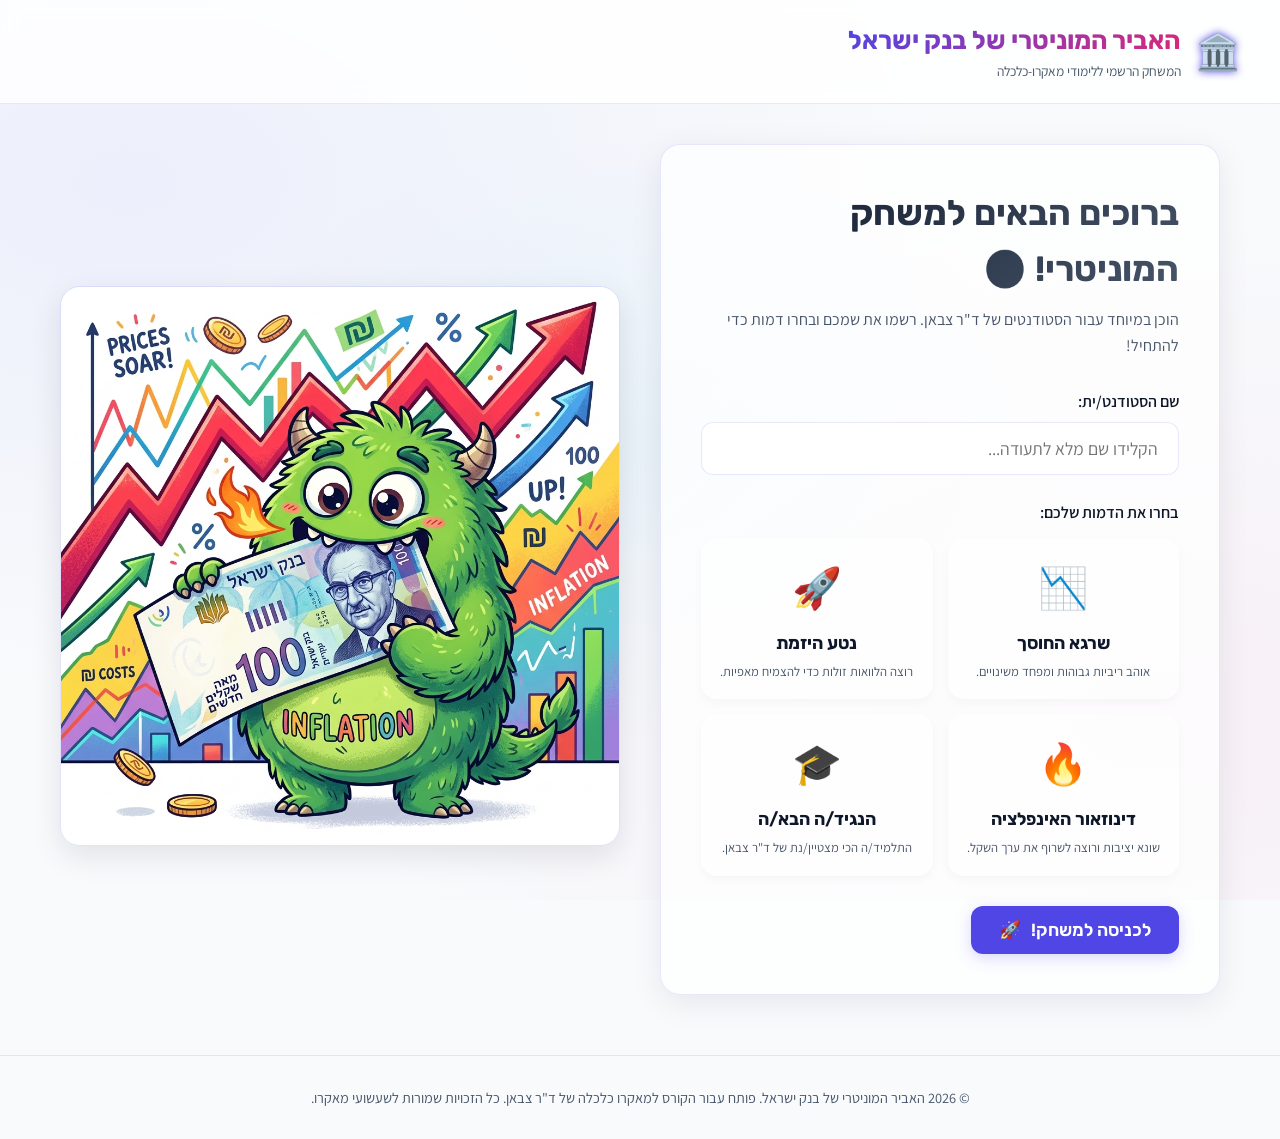
<file: games/boi-monetary-knight/index.html>
<!DOCTYPE html>
<html lang="he" dir="rtl">
<head>
    <meta charset="UTF-8">
    <meta name="viewport" content="width=device-width, initial-scale=1.0">
    <title>האביר המוניטרי של בנק ישראל - ד"ר צבאן</title>
    <link rel="stylesheet" href="style.css">
</head>
<body>

    <!-- Celebration Canvas for Fireworks & Confetti -->
    <canvas id="celebration-canvas"></canvas>

    <!-- Header Navigation with HUD -->
    <header>
        <div class="logo-container">
            <div class="logo-icon">🏛️</div>
            <div class="logo-text">
                <h1>האביר המוניטרי של בנק ישראל</h1>
                <p>המשחק הרשמי ללימודי מאקרו-כלכלה</p>
            </div>
        </div>
        <div class="hud-container" id="game-hud" style="display: none;">
            <div class="hud-item" title="נקודות">
                <span>🏆</span>
                <span id="hud-score">0</span>
            </div>
            <div class="hud-item" title="שלב">
                <span>🎮</span>
                <span id="hud-stage">מבוא</span>
            </div>
            <div class="hud-item" id="hud-avatar-item" title="דמות">
                <span id="hud-avatar-emoji">🧙‍♂️</span>
                <span id="hud-avatar-name">אורח</span>
            </div>
            <button class="hud-item" id="audio-toggle" style="background: none; border: 1px solid var(--border-color); cursor: pointer;" title="הפעל/השתק קול">
                🔊
            </button>
        </div>
    </header>

    <main>
        
        <!-- Screen 1: Registration and Avatar Choice -->
        <section id="screen-auth" class="screen active">
            <div class="auth-layout">
                <div class="glass-container auth-form-card glow-card">
                    <h2>ברוכים הבאים למשחק המוניטרי! 🪙</h2>
                    <p class="subtitle">הוכן במיוחד עבור הסטודנטים של ד"ר צבאן. רשמו את שמכם ובחרו דמות כדי להתחיל!</p>
                    
                    <div class="input-group">
                        <label for="student-name">שם הסטודנט/ית:</label>
                        <input type="text" id="student-name" placeholder="הקלידו שם מלא לתעודה..." autocomplete="off">
                    </div>

                    <label style="display: block; margin-bottom: 12px; font-weight: 600;">בחרו את הדמות שלכם:</label>
                    <div class="avatar-grid">
                        <div class="avatar-card" data-avatar="saver">
                            <span class="avatar-emoji">📉</span>
                            <h4>שרגא החוסך</h4>
                            <p>אוהב ריביות גבוהות ומפחד משינויים.</p>
                        </div>
                        <div class="avatar-card" data-avatar="entrepreneur">
                            <span class="avatar-emoji">🚀</span>
                            <h4>נטע היזמת</h4>
                            <p>רוצה הלוואות זולות כדי להצמיח מאפיות.</p>
                        </div>
                        <div class="avatar-card" data-avatar="inflationist">
                            <span class="avatar-emoji">🔥</span>
                            <h4>דינוזאור האינפלציה</h4>
                            <p>שונא יציבות ורוצה לשרוף את ערך השקל.</p>
                        </div>
                        <div class="avatar-card" data-avatar="governor">
                            <span class="avatar-emoji">🎓</span>
                            <h4>הנגיד/ה הבא/ה</h4>
                            <p>התלמיד/ה הכי מצטיין/נת של ד"ר צבאן.</p>
                        </div>
                    </div>

                    <button class="btn" id="btn-start-game">
                        <span>לכניסה למשחק!</span>
                        <span>🚀</span>
                    </button>
                </div>
                <div class="intro-illustration">
                    <img id="intro-illustration-img" src="assets/inflation_monster.png" alt="מפלצת האינפלציה ובנק ישראל">
                </div>
            </div>
        </section>

        <!-- Screen 2: Stage 1 - Monetary Academy -->
        <section id="screen-stage1" class="screen">
            <div class="glass-container stage-card">
                <div class="stage-title">
                    <span>שלב 1: האקדמיה המאקרו-מוניטרית 📚</span>
                    <span class="stage-step-badge">צעד 1 מתוך 5</span>
                </div>

                <div class="tabs-container">
                    <button class="tab-btn active" data-tab="tab-monetary">מדיניות מוניטרית</button>
                    <button class="tab-btn" data-tab="tab-fiscal">מדיניות פיסקלית ואנטי-מחזורית</button>
                    <button class="tab-btn" data-tab="tab-why">למה פיסקלית לא מספיקה?</button>
                    <button class="tab-btn" data-tab="tab-boi">תפקיד בנק ישראל ומדרג מטרות</button>
                </div>

                <!-- Tab content 1 -->
                <div class="tab-content active" id="tab-monetary">
                    <div class="academy-layout">
                        <div class="learn-text">
                            <h3>מהי מדיניות מוניטרית?</h3>
                            <p>מדיניות מוניטרית היא קבוצת הצעדים שנוקט <strong>הבנק המרכזי</strong> (בנק ישראל) כדי לשלוט בהיצע הכסף, באשראי ובגובה הריבית במשק. המטרה היא להבטיח את יציבות המחירים ולתמוך בצמיחה הכלכלית.</p>
                            <p>הכלי המרכזי של מדיניות זו הוא <strong>ריבית בנק ישראל</strong> (מחיר הבסיס במשק, המהווה עוגן לריבית הפריים = ריבית בנק ישראל + 1.5%). העלאה או הפחתה של הריבית משפיעה כמו שרשרת דומינו על כל פרט ועסק במדינת ישראל.</p>
                            
                            <h4>השפעות הריבית כדוושת גז ובלם 🏎️</h4>
                            <p><strong>הורדת הריבית</strong> – מאיצה את הביקושים והכלכלה (הוצאת כספים מהפיקדון, הלוואות זולות לרכישת רכבים ודירות).</p>
                            <p><strong>העלאת הריבית</strong> – מרסנת ביקושים ואינפלציה (החיסכון הופך משתלם יותר, וההלוואות יקרות מדי לרכישות גדולות כמו רכב או דירה במסלולי פריים משתנים).</p>

                            <div class="example-box">
                                <h5>השפעה עסקית - IRR מול מחיר ההון (k):</h5>
                                <p>עסקים מקבלים החלטות רציונליות לחלוטין. נניח שפרויקט הרחבת מסעדה מניב שיעור תשואה פנימי (IRR) של 14%, ומחיר ההון (k) העסקי המבוסס על הריבית המקורית הוא 12%. הפרויקט כדאי (IRR > k). אם בנק ישראל מעלה את הריבית ומחיר ההון העסקי קופץ ל-15%, הפרויקט נפסל מיד (IRR &lt; k) והעסק עוצר את ההתרחבות!</p>
                            </div>
                        </div>
                        <div class="side-illustration">
                            <img src="assets/inflation_monster.png" alt="אינפלציה">
                        </div>
                    </div>
                </div>

                <!-- Tab content 2 -->
                <div class="tab-content" id="tab-fiscal">
                    <div class="academy-layout">
                        <div class="learn-text">
                            <h3>מדיניות פיסקלית והגישה ה״אנטי-מחזורית״ 🔄</h3>
                            <p>במפגשים הקודמים עסקנו בהרחבה בתקציב הממשלה, במיסים והוצאות הממשלה (מדיניות פיסקלית). למדנו על הגישה ה<strong>אנטי-מחזורית</strong>: הרעיון שבו הממשלה צריכה "לחסוך" בתקופות שגשוג ורווחה (לצמצם הוצאות ולהעלות מיסים קלות) כדי לייצר כרית ביטחון תקציבית, שתאפשר לה לעודד ולהניע את המשק באמצעות הרחבה תקציבית בתקופות שפל ומיתון.</p>
                            <p>אך כפי שנראה מיד, הכלים הפיסקליים האלה לעיתים אינם מספיקים לטיפול בכלל האתגרים הכלכליים במשק, ובדיוק כאן נכנסים הכלים המוניטריים.</p>
                            <div class="example-box">
                                <h5>דוגמה מהמציאות:</h5>
                                <p>בזמן מיתון, ממשלה הנוקטת מדיניות אנטי-מחזורית תשתמש ברזרבות שצברה כדי להשקיע במיזמי תשתית ענקיים (כבישים, רכבות) כדי להעסיק אלפי עובדים שפוטרו, במקום לקצץ בתקציבים ולעכב את ההבראה הכלכלית.</p>
                            </div>
                        </div>
                        <div class="side-illustration">
                            <img src="assets/awake_student.png" alt="סטודנט מוניטרי">
                        </div>
                    </div>
                </div>

                <!-- Tab content 3 -->
                <div class="tab-content" id="tab-why">
                    <div class="academy-layout">
                        <div class="learn-text">
                            <h3>למה מדיניות פיסקלית פשוט לא מספיקה לבדה?</h3>
                            <p>למרות חשיבות המדיניות הפיסקלית האנטי-מחזורית, יש לה חסרונות בולטים ההופכים את המדיניות המוניטרית למשלימה הכרחית:</p>
                            <ul>
                                <li><strong>איטיות ביצוע קיצונית (Time Lag):</strong> שינויי מס ותקציבים דורשים חודשי דיונים בכנסת ובממשלה. הבנק המרכזי מגיב בתוך שעות ספורות.</li>
                                <li><strong>לחצים פוליטיים:</strong> פוליטיקאים מתקשים מאוד להעלות מיסים או לקצץ הוצאות גם כשהמשק רותח, מתוך חשש לאובדן קולות בבחירות.</li>
                                <li><strong>מגבלות חוב:</strong> הממשלה כבולה בגירעון וחוב לאומי, בעוד הבנק המרכזי פועל באופן עצמאי ומקצועי.</li>
                            </ul>
                            <div class="example-box" style="border-right-color: var(--danger); background: rgba(239, 68, 68, 0.05);">
                                <h5>🚨 חוק איסור הדפסת כסף (חוק יציבות בנקאית):</h5>
                                <p>חשוב לזכור! מאז תיקון חוק בנק ישראל ב-1985 (תכנית הייצוב הכלכלית), <strong>אסור לבנק ישראל להדפיס שקלים כדי לממן את גירעונות הממשלה!</strong> כל החלטה על הזרמת נזילות נעשית באמצעי שוק חופשי מבוקרי סיכון (עסקאות ריפו, קניית אג"ח בשוק המשני) ולא בהדפסת כסף גרידא לכיסוי חובות פוליטיים.</p>
                            </div>
                        </div>
                        <div class="side-illustration">
                            <img src="assets/inflation_monster.png" alt="מדיניות פיסקלית">
                        </div>
                    </div>
                </div>

                <!-- Tab content 4 -->
                <div class="tab-content" id="tab-boi">
                    <div class="academy-layout">
                        <div class="learn-text">
                            <h3>תפקיד בנק ישראל, מדרג המטרות ושער החליפין</h3>
                            <p>מדרג המטרות קובע בבירור את סדר העדיפויות של בנק ישראל:</p>
                            <ol>
                                <li><strong>יעד ראשי: יציבות מחירים (יעד אינפלציה 1%-3%) First and Foremost.</strong></li>
                                <li><strong>יעד משני א': תמיכה במטרות הממשלה - צמיחה ותעסוקה.</strong></li>
                                <li><strong>יעד משני ב': שמירה על יציבות המערכת הפיננסית כולה.</strong></li>
                            </ol>
                            
                            <h4>ערוץ שער החליפין והסחר הבינלאומי (מבוא ראשוני 🗺️)</h4>
                            <p>כאשר הריבית בארץ עולה, משקיעים מכל העולם ממירים דולרים לשקלים כדי להשקיע בנכסים שקליים מניבים. היצע הדולרים עולה, ושער הדולר יורד (השקל מתחזק!).</p>
                            <p><strong>השפעה על היצואנים 📉:</strong> היצואנים מקבלים דולרים בחו"ל אך משלמים שכר בשקלים. שקל חזק פוגע קשות ברווחיותם (פחות משתלם לייצא).</p>
                            <p><strong>השפעה על היבואנים 📈:</strong> עלות רכישת מוצרים בדולרים יורדת, והייבוא הופך לזול ומשתלם יותר לצרכנים הישראלים.</p>
                            <p><em>הערה: הדיון כאן הוא ראשוני בלבד. מודל מקיף של תנועות הון ושוק המט"ח יידון בפירוט במפגש הבא של ד"ר צבאן!</em></p>
                        </div>
                        <div class="side-illustration">
                            <img src="assets/awake_student.png" alt="בנק ישראל">
                        </div>
                    </div>
                </div>

                <!-- Interactive Flowcharts -->
                <div class="flowchart-wrapper">
                    <h4>תרשים זרימה: ערוצי ההשפעה המוניטרית</h4>
                    
                    <div style="margin-bottom: 25px; text-align: center;">
                        <button class="btn btn-secondary active" id="btn-flow-up">תרחיש א': העלאת ריבית (צינון אינפלציה) 📈</button>
                        <button class="btn btn-secondary" id="btn-flow-down">תרחיש ב': הפחתת ריבית (עידוד צמיחה) 📉</button>
                    </div>

                    <div class="flowchart-nodes" id="flowchart-container">
                        <!-- Filled dynamically by JS based on selected scenario -->
                    </div>
                </div>

                <div style="margin-top: 30px; text-align: left;">
                    <button class="btn" id="btn-stage1-next">המשך לסימולטור המעשי! 🎮</button>
                </div>
            </div>
        </section>

        <!-- Screen 3: Stage 2 - Transmission Simulator -->
        <section id="screen-stage2" class="screen">
            <div class="glass-container stage-card">
                <div class="stage-title">
                    <span>שלב 2: סימולטור ערוצי התמסורת המוניטרית 🕹️</span>
                    <span class="stage-step-badge">צעד 2 מתוך 4</span>
                </div>

                <p style="margin-bottom: 20px;">התנסו בניהול גובה הריבית של בנק ישראל! הזיזו את הסליידר כדי לקבוע את "מחיר הכסף" וראו כיצד המדדים הכלכליים מגיבים בזמן אמת. שימו לב ליעד האינפלציה הרצוי (1%-3%)!</p>

                <div class="simulator-layout">
                    <!-- Left: Slider Control -->
                    <div class="glass-container slider-card">
                        <h3>ריבית בנק ישראל</h3>
                        <p class="subtitle">קבעו את גובה הריבית באחוזים:</p>
                        <div class="slider-container">
                            <div class="rate-value-display" id="sim-rate-display">4.0%</div>
                            <input type="range" class="rate-slider" id="rate-range-slider" min="0" max="10" step="0.25" value="4.0">
                        </div>
                        <div style="display: flex; justify-content: space-between; font-weight: bold;">
                            <span>ריבית נמוכה (עידוד צמיחה) 📉</span>
                            <span>ריבית גבוהה (ריסון אינפלציה) 📈</span>
                        </div>
                    </div>

                    <!-- Right: Live Metrics -->
                    <div class="glass-container metrics-card">
                        <h3>מדדים כלכליים חיים</h3>
                        
                        <!-- Metric 1: Inflation -->
                        <div class="metric-row">
                            <div class="metric-info">
                                <span>🎈 אינפלציה שנתית:</span>
                                <span id="metric-inflation-val" style="font-weight: bold; color: var(--warning);">2.5%</span>
                            </div>
                            <div class="metric-bar-bg">
                                <div class="metric-bar-fill" id="metric-inflation-bar" style="background-color: var(--success);"></div>
                            </div>
                            <div style="display: flex; justify-content: space-between; font-size: 0.8rem; margin-top: 3px; color: var(--text-muted);">
                                <span>דיפלציה 🥶</span>
                                <span style="color: var(--success); font-weight: bold;">יעד יציבות (1%-3%) 🎯</span>
                                <span>אינפלציה גבוהה 🔥</span>
                            </div>
                        </div>

                        <!-- Metric 2: Growth -->
                        <div class="metric-row">
                            <div class="metric-info">
                                <span>📈 צמיחה ותעסוקה (תוצר):</span>
                                <span id="metric-growth-val" style="font-weight: bold; color: var(--success);">3.2%</span>
                            </div>
                            <div class="metric-bar-bg">
                                <div class="metric-bar-fill" id="metric-growth-bar" style="background-color: var(--success);"></div>
                            </div>
                            <div class="metric-desc" id="metric-growth-desc">המשק צומח בקצב בריא, האבטלה נמוכה.</div>
                        </div>

                        <!-- Metric 3: Exchange Rate -->
                        <div class="metric-row">
                            <div class="metric-info">
                                <span>🇺🇸 שער הדולר (USD/ILS):</span>
                                <span id="metric-forex-val" style="font-weight: bold; color: var(--info);">3.65 ₪</span>
                            </div>
                            <div class="metric-bar-bg">
                                <div class="metric-bar-fill" id="metric-forex-bar" style="background-color: var(--info);"></div>
                            </div>
                            <div class="metric-desc" id="metric-forex-desc">השקל יציב מול המטבעות הזרים.</div>
                        </div>
                    </div>

                    <!-- Event Zone (Populates via JS based on steps) -->
                    <div class="sim-events-container" id="sim-event-zone">
                        <div class="sim-event-card">
                            <div class="event-details">
                                <h4>אירוע משקי: יציבות יחסית</h4>
                                <p id="event-text">המשק נמצא באיזון. הריבית הנוכחית מתאימה. נסו לשנות את הריבית כדי לראות את ההשפעות, או לחצו על הכפתור כדי להתחיל את האתגר הכלכלי הגדול!</p>
                            </div>
                            <button class="btn" id="btn-trigger-challenges">התחל אתגר אירועים! 💥</button>
                        </div>
                    </div>
                </div>

                <div style="margin-top: 30px; text-align: left; display: flex; justify-content: space-between;">
                    <button class="btn btn-secondary" id="btn-stage2-prev">חזור לשלב 1</button>
                    <button class="btn" id="btn-stage2-next" disabled style="opacity: 0.5; cursor: not-allowed;">השלימו את האתגרים כדי להמשיך 🔒</button>
                </div>
            </div>
        </section>

        <!-- Screen 4: Stage 3 - Monetary Committee -->
        <section id="screen-stage3" class="screen">
            <div class="glass-container stage-card">
                <div class="stage-title">
                    <span>שלב 3: חדר הדיונים של הוועדה המוניטרית 👔</span>
                    <span class="stage-step-badge">צעד 3 מתוך 4</span>
                </div>

                <div class="committee-wrapper">
                    <p style="margin-bottom: 25px; font-size: 1.1rem; text-align: center;">הגעתם לרגע ההכרעה. הוועדה המוניטרית המונה 6 חברים צריכה להחליט על גובה הריבית. ישנו <strong>תיקו מותח של 3 מול 3</strong>! מתוקף תפקידכם כנגיד בנק ישראל (בעל קול כפול במצב של תיקו), אתם חייבים להכריע את הדיון הכלכלי הגורלי.</p>
                    
                    <div class="committee-table-view">
                        <!-- Committee member 1 -->
                        <div class="committee-member" id="member-1">
                            <span class="member-avatar">👨‍💼</span>
                            <div class="member-name">פרופ' אהרון</div>
                            <div class="member-role">נציג האקדמיה (נציג חיצוני)</div>
                            <div class="member-speech" id="speech-member-1">האינפלציה הגיעה ל-4.5%! חייבים להעלות את הריבית מיד כדי להציל את ערך החסכונות של הציבור!</div>
                        </div>

                        <!-- Committee member 2 -->
                        <div class="committee-member" id="member-2">
                            <span class="member-avatar">👩‍💼</span>
                            <div class="member-name">ד"ר מיכל</div>
                            <div class="member-role">מחלקת המחקר (בנק ישראל)</div>
                            <div class="member-speech" id="speech-member-2">הדולר צונח מול השקל ופוגע אנושות ביצואני ההייטק שלנו. העלאת ריבית נוספת תחזק את השקל עוד יותר ותמוטט את ההייטק!</div>
                        </div>

                        <!-- Committee member 3 -->
                        <div class="committee-member" id="member-3">
                            <span class="member-avatar">👴</span>
                            <div class="member-name">פרופ' גדעון</div>
                            <div class="member-role">נציג חיצוני</div>
                            <div class="member-speech" id="speech-member-3">שוק הדיור רותח. המשכנתאות המשתנות מתייקרות ומשפחות צעירות קורסות תחת נטל התשלומים. אסור להעלות ריבית.</div>
                        </div>
                    </div>

                    <div class="committee-vote-panel">
                        <h3>קולות הועדה המוניטרית</h3>
                        <div class="vote-tally">
                            <div class="tally-box tally-up">
                                <div>להעלות ריבית 📈</div>
                                <div style="font-size: 2rem; font-weight: bold;">3 קולות</div>
                            </div>
                            <div class="tally-box tally-down">
                                <div>להפחית ריבית 📉</div>
                                <div style="font-size: 2rem; font-weight: bold;">3 קולות</div>
                            </div>
                        </div>

                        <h4 style="margin-bottom: 20px; color: var(--gold);" id="tiebreaker-alert">🚨 כבוד הנגיד/ה, קולכם הוא שובר השוויון! מהי החלטתכם?</h4>

                        <div style="display: flex; justify-content: center; gap: 20px;">
                            <button class="btn" id="btn-vote-up" style="background: linear-gradient(135deg, var(--danger), #b91c1c); box-shadow: 0 4px 15px rgba(239, 68, 68, 0.4);">
                                להעלות ריבית (צינון האינפלציה) 📈
                            </button>
                            <button class="btn" id="btn-vote-down" style="background: linear-gradient(135deg, var(--success), #047857); box-shadow: 0 4px 15px rgba(16, 185, 129, 0.4);">
                                להפחית ריבית (הקלה על משכנתאות ויצואנים) 📉
                            </button>
                        </div>
                    </div>

                    <!-- Feedback for decision -->
                    <div class="feedback-card" id="committee-feedback" style="margin-top: 30px; text-align: center;">
                        <h4 id="committee-feedback-title" style="margin-bottom: 10px; font-family: var(--font-heading);"></h4>
                        <p id="committee-feedback-text"></p>
                    </div>
                </div>

                <div style="margin-top: 30px; text-align: left; display: flex; justify-content: space-between;">
                    <button class="btn btn-secondary" id="btn-stage3-prev">חזור לשלב 2</button>
                    <button class="btn" id="btn-stage3-next" disabled style="opacity: 0.5; cursor: not-allowed;">קבלו החלטה כדי להמשיך 🔒</button>
                </div>
            </div>
        </section>

        <!-- Screen 5: Stage 4 - Unconventional Tools -->
        <section id="screen-stage4" class="screen">
            <div class="glass-container stage-card">
                <div class="stage-title">
                    <span>שלב 4: ארגז הכלים לשעת חירום (כלים לא קונבנציונליים) 🛠️</span>
                    <span class="stage-step-badge">צעד 4 מתוך 4</span>
                </div>

                <p style="margin-bottom: 30px; font-size: 1.1rem;">לפעמים, המשק נקלע למצבים כה קיצוניים שבהם שינוי הריבית הרגיל פשוט אינו מספיק או אינו יעיל יותר. במקרים אלו, בנק ישראל משתמש ב<strong>כלים לא קונבנציונליים</strong>. בחרו כלי כדי להפעיל אותו ולפתור את משבר הכלכלה הבא:</p>

                <div class="tools-grid">
                    <!-- Tool 1: Forex intervention -->
                    <div class="glass-container tool-card glow-card" id="tool-forex" data-tool="forex">
                        <span class="tool-icon">💵</span>
                        <h4>התערבות בשוק המט"ח (רכישת דולרים)</h4>
                        <p>כאשר השקל חזק מדי ומאיים לחנוק את יצואני ההייטק והתעשייה המקומית, הבנק מדפיס שקלים ורוכש בעזרתם מיליארדי דולרים בשוק הפתוח כדי להחליש את השקל באופן מלאכותי.</p>
                        <button class="btn btn-secondary" style="margin-top: 15px; width: 100%;">הפעל התערבות בשוק המט"ח 💸</button>
                    </div>

                    <!-- Tool 2: QE -->
                    <div class="glass-container tool-card glow-card" id="tool-qe" data-tool="qe">
                        <span class="tool-icon">🖨️</span>
                        <h4>הרחבה כמותית - Quantitative Easing (QE)</h4>
                        <p>במצבי מיתון חריף (כמו במשבר הקורונה או 2008), כשהריבית כבר קרובה לאפס, הבנק יוצר כסף חדש ורוכש אג"ח ממשלתי וקונצרני מהבנקים כדי להזרים מיליארדי שקלים של נזילות ישירות לשוק האשראי.</p>
                        <button class="btn btn-secondary" style="margin-top: 15px; width: 100%;">הפעל הרחבה כמותית (הדפסת כסף) ⚡</button>
                    </div>
                </div>

                <!-- Simulation visual output -->
                <div class="feedback-card" id="tool-activation-feedback" style="margin-top: 30px; text-align: center;">
                    <h4 style="color: var(--success); font-family: var(--font-heading); margin-bottom: 10px;">🚀 הכלי הופעל בהצלחה!</h4>
                    <p id="tool-activation-text"></p>
                </div>

                <div style="margin-top: 30px; text-align: left; display: flex; justify-content: space-between;">
                    <button class="btn btn-secondary" id="btn-stage4-prev">חזור לשלב 3</button>
                    <button class="btn" id="btn-stage4-next" disabled style="opacity: 0.5; cursor: not-allowed;">הפעילו לפחות כלי אחד כדי להמשיך 🔒</button>
                </div>
            </div>
        </section>

        <!-- Screen 5.5: Pacman Monetary Game -->
        <section id="screen-pacman" class="screen pacman-screen-container">
            <div class="glass-container pacman-card">
                <div class="stage-title">
                    <span>שלב מיוחד: פקמן המוניטרי של בנק ישראל! 🕹️👾</span>
                    <span class="stage-step-badge">שלב חצי-סופי</span>
                </div>
                <p>האינפלציה המפלצתית רודפת אחריכם! בתור "הנגיד/ה", אתם שולטים בפקמן הוורוד/צהוב המוניטרי. אספו את נקודות הצמיחה הכלכלית 🪙 ברחבי הלוח מבלי שהרוח של <strong>האינפלציה 👻</strong> תתפוס אתכם! </p>
                <p style="color: var(--warning); margin-top: 5px; font-weight: bold;">💡 אם תאספו "גלולת העלאת ריבית" (עיגול גדול וזוהר), תוכלו לבלום ולאכול את רוח האינפלציה! יש לכם 10 פסילות!</p>
                
                <div class="pacman-board-wrapper">
                    <canvas id="pacman-canvas" width="600" height="360"></canvas>
                    <div id="pacman-start-overlay" class="pacman-overlay-msg">לחצו כאן כדי להתחיל את המשחק! 🕹️</div>
                </div>

                <div class="pacman-stats">
                    <div>🥇 נקודות בפקמן: <span id="pacman-score-val" style="color: var(--gold); font-weight: bold;">0</span></div>
                    <div>💖 פסילות שנותרו: <span id="pacman-lives-val" style="color: var(--danger); font-weight: bold;">10</span> / 10</div>
                </div>

                <div class="pacman-controls-hint">
                    שליטה: השתמשו במקלדת ב<strong>חצי המקלדת (למעלה, למטה, שמאלה, ימינה)</strong> או בכפתורים מטה לנייד:
                    <div style="margin-top: 10px; display: flex; justify-content: center; gap: 10px;">
                        <button class="btn btn-secondary" id="pac-btn-up">⬆️</button>
                        <button class="btn btn-secondary" id="pac-btn-down">⬇️</button>
                        <button class="btn btn-secondary" id="pac-btn-left">⬅️</button>
                        <button class="btn btn-secondary" id="pac-btn-right">➡️</button>
                    </div>
                </div>

                <div style="margin-top: 30px; text-align: left; display: flex; justify-content: space-between;">
                    <button class="btn btn-secondary" id="btn-pacman-prev">חזור לשלב 4</button>
                    <button class="btn" id="btn-pacman-next" disabled style="opacity: 0.5; cursor: not-allowed;">השיגו לפחות 150 נקודות פקמן כדי להמשיך לחידון 🔒</button>
                </div>
            </div>
        </section>

        <!-- Screen 6: The Grand Quiz -->
        <section id="screen-quiz" class="screen">
            <div class="quiz-container">
                <div class="glass-container stage-card">
                    <div class="quiz-header">
                        <div style="text-align: right;">
                            <span id="quiz-level-badge" style="background: var(--warning); padding: 4px 12px; border-radius: 12px; font-weight: bold; font-size: 0.85rem;">רמת קושי: סטודנט מתחיל 🎓</span>
                            <h3 style="font-family: var(--font-heading); margin-top: 5px;" id="quiz-q-num">שאלה 1 מתוך 15</h3>
                        </div>
                        <div class="progress-dots" id="quiz-progress-dots">
                            <!-- Populated by JS -->
                        </div>
                    </div>

                    <div class="quiz-question-card">
                        <div class="question-text" id="question-title">
                            כאשר בנק ישראל מחליט להעלות את הריבית, מה תהיה ההשפעה המיידית על משפחה עם משכנתא במסלול ריבית פריים משתנה?
                        </div>
                        <div class="options-list" id="question-options">
                            <!-- Populated by JS -->
                        </div>
                    </div>

                    <!-- Action buttons -->
                    <div style="display: flex; justify-content: space-between; align-items: center; margin-top: 20px;">
                        <button class="btn btn-secondary" id="btn-quiz-hint">💡 קבל רמז מצוות המרצים</button>
                        <button class="btn" id="btn-quiz-next" style="display: none;">השאלה הבאה ➔</button>
                    </div>

                    <!-- Hint Box -->
                    <div class="hint-box" id="quiz-hint-box">
                        רמז: שימו לב איזה מסלול ייפגע ישירות מעליית הריבית הבסיסית של בנק ישראל...
                    </div>

                    <!-- Explanation Card -->
                    <div class="feedback-card" id="quiz-feedback-card">
                        <h4 id="quiz-feedback-title" style="margin-bottom: 8px;"></h4>
                        <p id="quiz-feedback-explanation"></p>
                    </div>
                </div>
            </div>
        </section>

        <!-- Screen 7: Certificate & Graduation -->
        <section id="screen-cert" class="screen certificate-screen">
            <div class="certificate-frame" id="printable-certificate">
                <div class="cert-logo">🎓🏆📜</div>
                <h2>תעודת ערנות והצטיינות מוניטרית</h2>
                <div class="cert-sub">בנק ישראל & המחלקה למאקרו כלכלה</div>
                <div class="cert-proudly">תעודה זו מוענקת בגאווה רבה ל:</div>
                <div class="cert-name" id="cert-holder-name">ישראל ישראלי</div>
                <div class="cert-reason">
                    על כך שהפגין/ה עירנות מרשימה, נלחם/ה בגבורה באינפלציה המשתוללת, 
                    <strong>ולא נרדם/ה אפילו לשנייה אחת בשיעור המאקרו המאתגר של ד״ר צבאן!</strong>
                    הדגיש/ה הבנה מעמיקה בערוצי התמסורת הכלכליים, החלטות הריבית וסייע/ה בהצלת המשק קליל.
                </div>
                
                <div class="cert-signatures">
                    <div class="signature">
                        <div class="signature-name">ד״ר צבאן</div>
                        <div class="signature-line"></div>
                        <div class="signature-title">מרצה בכיר למאקרו כלכלה</div>
                    </div>
                    <div class="signature">
                        <div class="signature-name" id="cert-avatar-signature">האביר המוניטרי המלווה</div>
                        <div class="signature-line"></div>
                        <div class="signature-title">המלווה הרשמי שלך במשחק</div>
                    </div>
                </div>
            </div>

            <div style="margin-top: 30px; display: flex; justify-content: center; gap: 20px;">
                <button class="btn" id="btn-print-certificate">
                    <span>הדפיסו או שמרו את התעודה 🖨️</span>
                </button>
                <button class="btn btn-secondary" id="btn-restart-game">
                    <span>שחקו שוב 🔄</span>
                </button>
            </div>
            <div style="margin-top: 20px;">
                <img src="assets/awake_student.png" alt="הסטודנט המצטיין" style="max-width: 250px; border-radius: 12px; box-shadow: 0 4px 15px rgba(0,0,0,0.3);">
            </div>
        </section>

    </main>

    <footer>
        <p>© 2026 האביר המוניטרי של בנק ישראל. פותח עבור הקורס למאקרו כלכלה של ד"ר צבאן. כל הזכויות שמורות לשעשועי מאקרו.</p>
    </footer>

    <!-- Game Engine & Script -->
    <script src="script.js"></script>
</body>
</html>
</file>
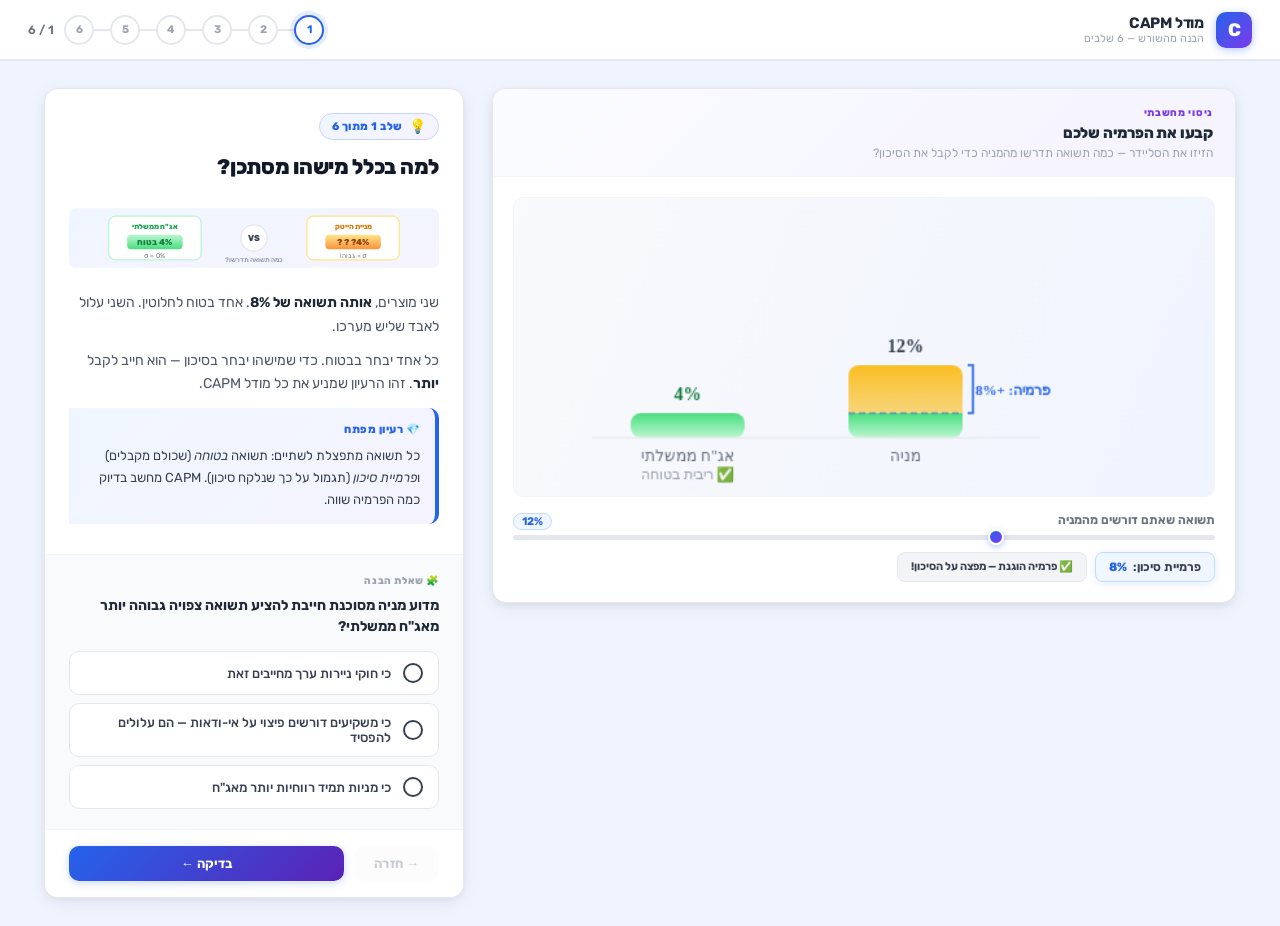
<file: games/capm-interactive/index.html>
<!DOCTYPE html>
<html lang="he" dir="rtl">
<head>
<meta charset="UTF-8">
<meta name="viewport" content="width=device-width, initial-scale=1.0">
<title>מודל CAPM | שיעור אינטראקטיבי</title>
<link rel="preconnect" href="https://fonts.googleapis.com">
<link href="https://fonts.googleapis.com/css2?family=Rubik:wght@300;400;500;600;700;800&display=swap" rel="stylesheet">
<style>
*,*::before,*::after{box-sizing:border-box;margin:0;padding:0}

:root{
  --blue:#2563eb;--blue-light:#eff6ff;--blue-mid:#bfdbfe;--blue-dark:#1e40af;
  --green:#16a34a;--green-light:#f0fdf4;--green-mid:#bbf7d0;
  --red:#dc2626;--red-light:#fef2f2;
  --amber:#d97706;--amber-light:#fffbeb;--amber-mid:#fde68a;
  --purple:#7c3aed;--purple-light:#f5f3ff;
  --gray-50:#f9fafb;--gray-100:#f3f4f6;--gray-200:#e5e7eb;
  --gray-300:#d1d5db;--gray-400:#9ca3af;--gray-500:#6b7280;
  --gray-600:#4b5563;--gray-700:#374151;--gray-800:#1f2937;--gray-900:#111827;
  --font:'Rubik',sans-serif;--r:14px;
  --shadow-sm:0 1px 3px rgba(0,0,0,.06),0 1px 2px rgba(0,0,0,.04);
  --shadow-md:0 4px 16px rgba(0,0,0,.08),0 2px 6px rgba(0,0,0,.04);
}

body{font-family:var(--font);background:#f0f4ff;color:var(--gray-900);min-height:100vh;display:flex;flex-direction:column;}

/* ─── CONFETTI CANVAS ─────────────────────── */
#confetti-canvas{
  position:fixed;top:0;left:0;width:100%;height:100%;
  pointer-events:none;z-index:9999;
}

/* ─── HEADER ─────────────────────────────── */
header{
  background:#fff;
  border-bottom:1px solid var(--gray-200);
  padding:0 28px;height:60px;
  display:flex;align-items:center;justify-content:space-between;
  position:sticky;top:0;z-index:50;
  box-shadow:0 1px 0 rgba(0,0,0,.05);
}
.header-left{display:flex;align-items:center;gap:12px}
.logo-icon{
  width:36px;height:36px;
  background:linear-gradient(135deg,#2563eb,#7c3aed);
  border-radius:10px;
  display:flex;align-items:center;justify-content:center;
  color:#fff;font-size:18px;font-weight:800;
  box-shadow:0 2px 8px rgba(37,99,235,.35);
}
.logo-text{font-size:15px;font-weight:700;color:var(--gray-800);letter-spacing:-.2px}
.logo-sub{font-size:11px;color:var(--gray-400);font-weight:400}

/* Progress nodes */
.progress-track{display:flex;align-items:center;gap:10px}
.progress-nodes{display:flex;align-items:center;gap:0}
.node-wrap{display:flex;align-items:center}
.node{
  width:30px;height:30px;border-radius:50%;
  border:2px solid var(--gray-200);background:#fff;
  font-size:11px;font-weight:700;color:var(--gray-400);
  display:flex;align-items:center;justify-content:center;
  cursor:pointer;transition:all .25s;flex-shrink:0;position:relative;
}
.node.done{
  background:linear-gradient(135deg,#2563eb,#7c3aed);
  border-color:transparent;color:#fff;
  box-shadow:0 2px 6px rgba(37,99,235,.3);
}
.node.done::after{content:'✓';font-size:12px}
.node.done span{display:none}
.node.active{
  border-color:var(--blue);color:var(--blue);background:#fff;
  box-shadow:0 0 0 4px rgba(37,99,235,.12);
}
.node-line{width:16px;height:2px;background:var(--gray-200)}
.node-line.done{background:linear-gradient(90deg,#2563eb,#7c3aed)}
.progress-label{font-size:12px;color:var(--gray-500);font-weight:600;white-space:nowrap}

/* ─── MAIN LAYOUT ─────────────────────────── */
main{
  flex:1;display:grid;
  grid-template-columns:1fr 420px;
  gap:0;max-width:1240px;width:100%;
  margin:0 auto;padding:28px 24px;
  align-items:start;
}
@media(max-width:920px){
  main{grid-template-columns:1fr;padding:16px}
}

/* ─── CONCEPT PANEL ────────────────────────── */
.concept-panel{
  background:#fff;border:1px solid var(--gray-200);
  border-radius:var(--r);overflow:hidden;
  position:sticky;top:72px;
  box-shadow:var(--shadow-md);
}
.concept-header{padding:24px 24px 0}
.step-chip{
  display:inline-flex;align-items:center;gap:6px;
  background:linear-gradient(135deg,#eff6ff,#f5f3ff);
  color:var(--blue);font-size:11px;font-weight:800;
  padding:4px 12px;border-radius:99px;
  margin-bottom:14px;letter-spacing:.5px;text-transform:uppercase;
  border:1px solid #c7d2fe;
}
.step-icon{font-size:14px}
.concept-title{
  font-size:21px;font-weight:800;line-height:1.2;
  color:var(--gray-900);margin-bottom:14px;letter-spacing:-.3px;
}
.concept-body{font-size:14px;line-height:1.7;color:var(--gray-600);padding:0 24px 18px}
.concept-body p{margin-bottom:10px}
.concept-body strong{color:var(--gray-800);font-weight:700}

/* Callout */
.callout{
  background:linear-gradient(135deg,#eff6ff,#f5f3ff);
  border-right:4px solid var(--blue);
  border-radius:0 10px 10px 0;
  padding:13px 15px;margin:12px 0;
  font-size:13px;color:var(--gray-700);
}
.callout-title{
  font-weight:800;color:var(--blue);
  margin-bottom:5px;font-size:11px;
  text-transform:uppercase;letter-spacing:.5px;
}

/* Question zone */
.question-zone{
  border-top:1px solid var(--gray-100);
  padding:20px 24px;background:var(--gray-50);
}
.q-label{
  font-size:10px;font-weight:800;color:var(--gray-400);
  text-transform:uppercase;letter-spacing:.6px;margin-bottom:8px;
}
.question-prompt{
  font-size:14px;font-weight:700;color:var(--gray-800);
  margin-bottom:14px;line-height:1.5;
}
.choices{display:flex;flex-direction:column;gap:8px}
.choice{
  background:#fff;border:1.5px solid var(--gray-200);border-radius:10px;
  padding:11px 15px;cursor:pointer;
  display:flex;align-items:center;gap:12px;
  transition:border-color .15s,background .15s,transform .1s,box-shadow .15s;
  font-size:13px;color:var(--gray-700);font-weight:500;
  position:relative;
}
.choice:hover:not(.locked){
  border-color:var(--blue);background:var(--blue-light);
  transform:translateX(-2px);box-shadow:0 2px 8px rgba(37,99,235,.1);
}
.choice.picked{border-color:var(--blue);background:var(--blue-light);color:var(--blue)}
.choice.correct{
  border-color:var(--green);background:var(--green-light);color:var(--green);
  animation:correctPop .4s ease;
}
@keyframes correctPop{0%{transform:scale(1)}50%{transform:scale(1.02)}100%{transform:scale(1)}}
.choice.wrong{border-color:var(--red);background:var(--red-light);color:var(--red);animation:shake .35s ease}
@keyframes shake{0%,100%{transform:translateX(0)}25%{transform:translateX(-4px)}75%{transform:translateX(4px)}}
.choice.locked{cursor:default;transform:none!important}
.choice-bullet{
  width:20px;height:20px;border-radius:50%;border:2px solid currentColor;
  display:flex;align-items:center;justify-content:center;flex-shrink:0;font-size:10px;
}
.choice.correct .choice-bullet{background:var(--green);color:#fff;border-color:var(--green)}
.choice.wrong .choice-bullet{background:var(--red);color:#fff;border-color:var(--red)}
.choice.correct .choice-bullet::after{content:'✓';font-size:11px;font-weight:800;color:#fff}
.choice.wrong .choice-bullet::after{content:'✗';font-size:11px;font-weight:800;color:#fff}
.choice.picked .choice-bullet{background:var(--blue);border-color:var(--blue)}
.choice.picked .choice-bullet::after{content:'●';font-size:8px;color:#fff}

/* Feedback */
.feedback{
  display:none;border-radius:10px;padding:14px 15px;margin-top:12px;
  font-size:13px;line-height:1.55;gap:10px;align-items:flex-start;
}
.feedback.show{display:flex;animation:fadeSlideIn .3s ease}
@keyframes fadeSlideIn{from{opacity:0;transform:translateY(6px)}to{opacity:1;transform:translateY(0)}}
.feedback.ok{background:var(--green-light);color:#15803d;border:1px solid #bbf7d0}
.feedback.no{background:var(--red-light);color:#b91c1c;border:1px solid #fecaca}
.feedback-icon{font-size:18px;flex-shrink:0;margin-top:1px}
.feedback-text strong{display:block;margin-bottom:3px;font-weight:800}

/* Buttons */
.panel-footer{
  display:flex;gap:10px;padding:16px 24px;
  border-top:1px solid var(--gray-100);background:#fff;
}
.btn{
  font-family:var(--font);font-size:13px;font-weight:700;
  padding:10px 20px;border-radius:10px;border:none;cursor:pointer;
  display:inline-flex;align-items:center;gap:6px;transition:all .15s;
  letter-spacing:.1px;
}
.btn-primary{
  background:linear-gradient(135deg,var(--blue),#5b21b6);
  color:#fff;flex:1;justify-content:center;
  box-shadow:0 2px 8px rgba(37,99,235,.25);
}
.btn-primary:hover{transform:translateY(-1px);box-shadow:0 4px 14px rgba(37,99,235,.35)}
.btn-primary:active{transform:translateY(0)}
.btn-ghost{background:var(--gray-100);color:var(--gray-600)}
.btn-ghost:hover{background:var(--gray-200)}
.btn:disabled{opacity:.3;cursor:not-allowed;transform:none!important;box-shadow:none!important}

/* ─── EXPLORE PANEL ────────────────────────── */
.explore-panel{padding-left:28px}
@media(max-width:920px){.explore-panel{padding-left:0;order:-1}}

.explore-card{
  background:#fff;border:1px solid var(--gray-200);border-radius:var(--r);
  overflow:hidden;box-shadow:var(--shadow-md);
}
.explore-header{
  padding:18px 22px 14px;border-bottom:1px solid var(--gray-100);
  background:linear-gradient(135deg,#fafbff,#f5f3ff);
}
.explore-tag{
  font-size:10px;font-weight:800;letter-spacing:.7px;
  text-transform:uppercase;color:var(--purple);margin-bottom:5px;
}
.explore-title{font-size:15px;font-weight:800;color:var(--gray-800);letter-spacing:-.2px}
.explore-sub{font-size:12px;color:var(--gray-400);margin-top:3px;line-height:1.4}

.explore-body{padding:20px}

/* Chart wrappers */
.chart-wrap{
  width:100%;border-radius:10px;overflow:hidden;
  border:1px solid var(--gray-100);position:relative;
}
.chart-svg{display:block;width:100%;height:auto}

/* Sliders */
.sliders{margin-top:16px;display:flex;flex-direction:column;gap:14px}
.slider-row{display:flex;flex-direction:column;gap:5px}
.slider-top{display:flex;justify-content:space-between;font-size:12px;font-weight:700}
.slider-label-text{color:var(--gray-500)}
.slider-val{
  color:var(--blue);background:var(--blue-light);
  padding:1px 8px;border-radius:99px;font-size:11px;
  border:1px solid var(--blue-mid);
}
input[type=range]{
  width:100%;height:5px;
  background:var(--gray-200);border-radius:5px;
  -webkit-appearance:none;outline:none;cursor:pointer;
}
input[type=range]::-webkit-slider-thumb{
  -webkit-appearance:none;width:16px;height:16px;border-radius:50%;
  background:linear-gradient(135deg,var(--blue),#7c3aed);
  box-shadow:0 2px 6px rgba(37,99,235,.35);
  border:2px solid #fff;
}

/* Stock cards */
.stock-grid{display:grid;grid-template-columns:repeat(3,1fr);gap:8px;margin-top:14px}
.stock-card{
  border:1.5px solid var(--gray-200);border-radius:10px;padding:10px;
  cursor:pointer;transition:all .15s;
  display:flex;flex-direction:column;gap:3px;background:#fff;
}
.stock-card:hover{border-color:var(--blue);transform:translateY(-1px);box-shadow:0 4px 12px rgba(37,99,235,.12)}
.stock-card.active{
  border-color:var(--blue);background:var(--blue-light);
  box-shadow:0 0 0 3px rgba(37,99,235,.12);
}
.stock-name{font-size:11px;font-weight:800;color:var(--gray-700)}
.stock-sector{font-size:10px;color:var(--gray-400)}
.stock-beta{
  font-size:13px;font-weight:800;color:var(--gray-900);
  margin-top:2px;
}
.stock-icon{font-size:14px;margin-bottom:2px}

/* Risk meter */
.risk-meter{
  margin-top:14px;background:var(--gray-50);
  border:1px solid var(--gray-100);border-radius:10px;padding:14px;
}
.risk-meter-label{
  font-size:10px;font-weight:800;color:var(--gray-500);
  margin-bottom:10px;text-transform:uppercase;letter-spacing:.5px;
}
.risk-bar-wrap{
  height:12px;background:var(--gray-100);border-radius:6px;overflow:hidden;
  position:relative;
}
.risk-bar-fill{
  height:100%;border-radius:6px;
  transition:width .7s cubic-bezier(.4,0,.2,1),background .5s;
}
.risk-numbers{display:flex;justify-content:space-between;margin-top:8px;font-size:11px}
.risk-total{font-weight:800;color:var(--gray-700)}
.risk-sys{font-size:10px;color:var(--red);font-weight:700}

/* Stat pills */
.stat-row{display:flex;gap:8px;flex-wrap:wrap;margin-top:12px}
.stat-pill{
  background:var(--gray-100);border-radius:8px;padding:7px 13px;
  font-size:12px;font-weight:700;color:var(--gray-700);
  display:flex;align-items:center;gap:6px;border:1px solid var(--gray-200);
  transition:all .2s;
}
.stat-pill span{color:var(--blue);font-weight:800}
.stat-pill.highlight{
  background:var(--blue-light);border-color:var(--blue-mid);
  box-shadow:0 2px 8px rgba(37,99,235,.12);
}
.stat-pill.green span{color:var(--green)}
.stat-pill.red span{color:var(--red)}

/* Drag hint */
.drag-hint{
  font-size:11px;color:var(--gray-400);margin-top:8px;
  display:flex;align-items:center;gap:5px;font-weight:600;
}
.drag-hint::before{content:'⟡';color:var(--amber)}

/* Formula display */
.formula-display{
  background:linear-gradient(135deg,#eff6ff,#f5f3ff);
  border:1.5px solid #c7d2fe;border-radius:12px;
  padding:14px 18px;text-align:center;margin-top:14px;
}
.formula-main{font-size:17px;font-weight:800;color:var(--blue);letter-spacing:.5px;line-height:1.6}
.formula-breakdown{
  display:flex;gap:8px;margin-top:8px;flex-wrap:wrap;justify-content:center;
}
.formula-part{
  font-size:11px;font-weight:700;padding:3px 10px;
  border-radius:99px;border:1.5px solid;
}

/* Step transition */
.step-transition{animation:stepIn .3s cubic-bezier(.4,0,.2,1)}
@keyframes stepIn{
  from{opacity:0;transform:translateY(10px)}
  to{opacity:1;transform:translateY(0)}
}

/* Step illustration */
.step-illustration{
  width:100%;height:90px;
  display:flex;align-items:center;justify-content:center;
  overflow:hidden;margin-bottom:14px;
  border-radius:10px;
  position:relative;
}

/* ─── SML zone message ─────── */
.sml-msg{
  font-size:12px;font-weight:600;
  color:var(--gray-600);margin-top:8px;padding:10px 14px;
  background:var(--gray-50);border-radius:8px;
  border:1px solid var(--gray-100);
  transition:all .3s;min-height:40px;line-height:1.5;
}

/* ─── END SCREEN ───────────── */
.end-overlay{
  position:fixed;top:0;left:0;right:0;bottom:0;
  background:rgba(0,0,0,.5);backdrop-filter:blur(4px);
  z-index:1000;display:flex;align-items:center;justify-content:center;
  animation:fadeIn .4s ease;
}
@keyframes fadeIn{from{opacity:0}to{opacity:1}}
.end-card{
  background:#fff;border-radius:20px;padding:48px 40px;
  max-width:560px;width:90%;text-align:center;
  box-shadow:0 24px 64px rgba(0,0,0,.15);
  animation:popIn .5s cubic-bezier(.175,.885,.32,1.275);
  position:relative;overflow:hidden;
}
@keyframes popIn{
  from{transform:scale(.85);opacity:0}
  to{transform:scale(1);opacity:1}
}
.end-card::before{
  content:'';position:absolute;top:0;left:0;right:0;height:4px;
  background:linear-gradient(90deg,#2563eb,#7c3aed,#db2777);
}
.end-trophies{font-size:52px;margin-bottom:16px;line-height:1}
.end-title{font-size:26px;font-weight:800;color:var(--gray-900);margin-bottom:10px;letter-spacing:-.5px}
.end-body{font-size:14px;color:var(--gray-500);line-height:1.65;margin-bottom:28px;max-width:380px;margin-inline:auto}
.formula-box-end{
  background:linear-gradient(135deg,#eff6ff,#f5f3ff);
  border:2px solid #c7d2fe;border-radius:14px;
  padding:18px 24px;margin-bottom:28px;
  font-size:18px;font-weight:800;color:var(--blue);letter-spacing:.5px;
}
.end-grid{
  display:grid;grid-template-columns:repeat(3,1fr);gap:10px;
  margin-bottom:28px;text-align:right;
}
.end-grid-item{
  background:var(--gray-50);border:1px solid var(--gray-200);
  border-radius:10px;padding:12px 10px;
}
.end-grid-num{font-size:10px;font-weight:800;color:var(--gray-400);text-transform:uppercase;margin-bottom:3px}
.end-grid-text{font-size:12px;font-weight:700;color:var(--gray-700)}
</style>
</head>
<body>

<canvas id="confetti-canvas"></canvas>

<!-- HEADER -->
<header>
  <div class="header-left">
    <div class="logo-icon">C</div>
    <div>
      <div class="logo-text">מודל CAPM</div>
      <div class="logo-sub">הבנה מהשורש — 6 שלבים</div>
    </div>
  </div>
  <div class="progress-track">
    <div class="progress-nodes" id="nodes"></div>
    <span class="progress-label" id="prog-label">1 / 6</span>
  </div>
</header>

<main id="main-grid">
  <!-- LEFT: Explore -->
  <div class="explore-panel" id="explore-panel">
    <div class="explore-card">
      <div class="explore-header">
        <div class="explore-tag" id="explore-tag"></div>
        <div class="explore-title" id="explore-title"></div>
        <div class="explore-sub" id="explore-sub"></div>
      </div>
      <div class="explore-body" id="explore-body"></div>
    </div>
  </div>

  <!-- RIGHT: Concept + Quiz -->
  <div class="concept-panel">
    <div class="concept-header">
      <div class="step-chip"><span class="step-icon" id="step-icon"></span><span id="step-chip"></span></div>
      <div class="concept-title" id="concept-title"></div>
    </div>
    <div class="concept-body" id="concept-body"></div>
    <div class="question-zone">
      <div class="q-label">🧩 שאלת הבנה</div>
      <div class="question-prompt" id="q-prompt"></div>
      <div class="choices" id="choices"></div>
      <div class="feedback" id="feedback">
        <div class="feedback-icon" id="fb-icon"></div>
        <div class="feedback-text" id="fb-text"></div>
      </div>
    </div>
    <div class="panel-footer">
      <button class="btn btn-ghost" id="btn-back" onclick="nav(-1)" disabled>→ חזרה</button>
      <button class="btn btn-primary" id="btn-next" onclick="submitOrNext()">בדיקה ←</button>
    </div>
  </div>
</main>

<script>
/* ══════════════════════════════════════════════════
   CONFETTI ENGINE
   ══════════════════════════════════════════════════ */
const confettiCanvas = document.getElementById('confetti-canvas');
const cCtx = confettiCanvas.getContext('2d');
let confettiParticles = [];
let confettiAnimId = null;

function resizeConfetti(){
  confettiCanvas.width = window.innerWidth;
  confettiCanvas.height = window.innerHeight;
}
resizeConfetti();
window.addEventListener('resize', resizeConfetti);

function launchConfetti(count=80){
  const colors = ['#2563eb','#7c3aed','#db2777','#16a34a','#d97706','#0891b2','#dc2626'];
  for(let i=0;i<count;i++){
    confettiParticles.push({
      x: Math.random()*window.innerWidth,
      y: -10 - Math.random()*100,
      vx: (Math.random()-0.5)*4,
      vy: 2 + Math.random()*4,
      size: 5 + Math.random()*7,
      color: colors[Math.floor(Math.random()*colors.length)],
      rot: Math.random()*Math.PI*2,
      rotV: (Math.random()-0.5)*0.15,
      shape: Math.random()>0.5?'rect':'circle',
      alpha: 1,
    });
  }
  if(!confettiAnimId) animConfetti();
}

function animConfetti(){
  cCtx.clearRect(0,0,confettiCanvas.width,confettiCanvas.height);
  confettiParticles = confettiParticles.filter(p=>{
    p.x += p.vx; p.y += p.vy; p.rot += p.rotV;
    p.vy += 0.06; // gravity
    if(p.y > window.innerHeight+20) return false;
    if(p.y > window.innerHeight*0.7) p.alpha = Math.max(0, p.alpha-0.02);
    cCtx.save();
    cCtx.globalAlpha = p.alpha;
    cCtx.translate(p.x, p.y);
    cCtx.rotate(p.rot);
    cCtx.fillStyle = p.color;
    if(p.shape==='circle'){
      cCtx.beginPath(); cCtx.arc(0,0,p.size/2,0,Math.PI*2); cCtx.fill();
    } else {
      cCtx.fillRect(-p.size/2,-p.size*0.4,p.size,p.size*0.8);
    }
    cCtx.restore();
    return true;
  });
  if(confettiParticles.length>0){
    confettiAnimId = requestAnimationFrame(animConfetti);
  } else {
    confettiAnimId = null;
    cCtx.clearRect(0,0,confettiCanvas.width,confettiCanvas.height);
  }
}

/* ══════════════════════════════════════════════════
   STEP ILLUSTRATIONS  (inline SVG per step)
   ══════════════════════════════════════════════════ */
const STEP_ILLUSTRATIONS = [

  /* Step 1 — Two investment products: bond vs stock */
  `<svg width="100%" height="90" viewBox="0 0 560 90" xmlns="http://www.w3.org/2000/svg">
    <defs>
      <linearGradient id="g1a" x1="0" y1="0" x2="0" y2="1"><stop offset="0%" stop-color="#bbf7d0"/><stop offset="100%" stop-color="#4ade80"/></linearGradient>
      <linearGradient id="g1b" x1="0" y1="0" x2="0" y2="1"><stop offset="0%" stop-color="#fde68a"/><stop offset="100%" stop-color="#fb923c"/></linearGradient>
      <linearGradient id="g1bg" x1="0" y1="0" x2="1" y2="1"><stop offset="0%" stop-color="#eff6ff"/><stop offset="100%" stop-color="#f5f3ff"/></linearGradient>
    </defs>
    <rect width="560" height="90" fill="url(#g1bg)" rx="10"/>
    <!-- Bond card -->
    <rect x="60" y="12" width="140" height="66" rx="10" fill="white" stroke="#bbf7d0" stroke-width="2"/>
    <text x="130" y="32" font-family="Rubik,sans-serif" font-size="11" font-weight="800" fill="#16a34a" text-anchor="middle">אג"ח ממשלתי</text>
    <rect x="88" y="40" width="84" height="22" rx="6" fill="url(#g1a)"/>
    <text x="130" y="56" font-family="Rubik,sans-serif" font-size="13" font-weight="800" fill="#15803d" text-anchor="middle">4% בטוח</text>
    <text x="130" y="76" font-family="Rubik,sans-serif" font-size="10" fill="#6b7280" text-anchor="middle">σ = 0%</text>
    <!-- VS -->
    <circle cx="280" cy="45" r="20" fill="white" stroke="#e5e7eb" stroke-width="2"/>
    <text x="280" y="50" font-family="Rubik,sans-serif" font-size="13" font-weight="800" fill="#374151" text-anchor="middle">VS</text>
    <!-- Stock card -->
    <rect x="360" y="12" width="140" height="66" rx="10" fill="white" stroke="#fde68a" stroke-width="2"/>
    <text x="430" y="32" font-family="Rubik,sans-serif" font-size="11" font-weight="800" fill="#d97706" text-anchor="middle">מניית הייטק</text>
    <rect x="388" y="40" width="84" height="22" rx="6" fill="url(#g1b)"/>
    <text x="430" y="56" font-family="Rubik,sans-serif" font-size="13" font-weight="800" fill="#92400e" text-anchor="middle">4%? ? ?</text>
    <text x="430" y="76" font-family="Rubik,sans-serif" font-size="10" fill="#6b7280" text-anchor="middle">σ = גבוה!</text>
    <!-- Arrow question -->
    <text x="280" y="82" font-family="Rubik,sans-serif" font-size="10" font-weight="700" fill="#9ca3af" text-anchor="middle">כמה תשואה תדרשו?</text>
  </svg>`,

  /* Step 2 — Diversification: eggs in baskets */
  `<svg width="100%" height="90" viewBox="0 0 560 90" xmlns="http://www.w3.org/2000/svg">
    <defs>
      <linearGradient id="g2bg" x1="0" y1="0" x2="1" y2="1"><stop offset="0%" stop-color="#fff7ed"/><stop offset="100%" stop-color="#ecfdf5"/></linearGradient>
    </defs>
    <rect width="560" height="90" fill="url(#g2bg)" rx="10"/>
    <!-- Single basket -->
    <rect x="30" y="20" width="100" height="55" rx="8" fill="white" stroke="#e5e7eb" stroke-width="1.5"/>
    <text x="80" y="38" font-family="Rubik,sans-serif" font-size="10" font-weight="800" fill="#ef4444" text-anchor="middle">תיק 1 מניה</text>
    <text x="80" y="58" font-family="Rubik,sans-serif" font-size="24" text-anchor="middle">🥚</text>
    <text x="80" y="74" font-family="Rubik,sans-serif" font-size="9" fill="#dc2626" font-weight="700" text-anchor="middle">סיכון: 28%</text>
    <!-- Arrow -->
    <text x="165" y="52" font-family="Rubik,sans-serif" font-size="18" fill="#9ca3af" text-anchor="middle">→</text>
    <!-- Multi basket -->
    <rect x="190" y="20" width="160" height="55" rx="8" fill="white" stroke="#e5e7eb" stroke-width="1.5"/>
    <text x="270" y="38" font-family="Rubik,sans-serif" font-size="10" font-weight="800" fill="#d97706" text-anchor="middle">תיק 4 מניות</text>
    <text x="226" y="62" font-family="Rubik,sans-serif" font-size="16" text-anchor="middle">🥚</text>
    <text x="256" y="62" font-family="Rubik,sans-serif" font-size="16" text-anchor="middle">🥚</text>
    <text x="286" y="62" font-family="Rubik,sans-serif" font-size="16" text-anchor="middle">🥚</text>
    <text x="316" y="62" font-family="Rubik,sans-serif" font-size="16" text-anchor="middle">🥚</text>
    <text x="270" y="74" font-family="Rubik,sans-serif" font-size="9" fill="#d97706" font-weight="700" text-anchor="middle">סיכון: 14%</text>
    <!-- Arrow -->
    <text x="375" y="52" font-family="Rubik,sans-serif" font-size="18" fill="#9ca3af" text-anchor="middle">→</text>
    <!-- Floor -->
    <rect x="395" y="20" width="130" height="55" rx="8" fill="white" stroke="#bbf7d0" stroke-width="2"/>
    <text x="460" y="38" font-family="Rubik,sans-serif" font-size="10" font-weight="800" fill="#16a34a" text-anchor="middle">תיק 20+ מניות</text>
    <text x="460" y="58" font-family="Rubik,sans-serif" font-size="12" text-anchor="middle">🥚🥚🥚🥚🥚</text>
    <text x="460" y="74" font-family="Rubik,sans-serif" font-size="9" fill="#16a34a" font-weight="700" text-anchor="middle">סיכון: ~6% (רצפה!)</text>
  </svg>`,

  /* Step 3 — Beta gauge */
  `<svg width="100%" height="90" viewBox="0 0 560 90" xmlns="http://www.w3.org/2000/svg">
    <defs>
      <linearGradient id="g3bg" x1="0" y1="0" x2="1" y2="1"><stop offset="0%" stop-color="#eff6ff"/><stop offset="100%" stop-color="#f0fdf4"/></linearGradient>
    </defs>
    <rect width="560" height="90" fill="url(#g3bg)" rx="10"/>
    <!-- Beta items row -->
    <rect x="20" y="15" width="100" height="60" rx="8" fill="white" stroke="#bbf7d0" stroke-width="2"/>
    <text x="70" y="32" font-family="Rubik,sans-serif" font-size="11" font-weight="800" fill="#16a34a" text-anchor="middle">β = 0.5</text>
    <text x="70" y="50" font-family="Rubik,sans-serif" font-size="20" text-anchor="middle">🛡️</text>
    <text x="70" y="70" font-family="Rubik,sans-serif" font-size="9" fill="#16a34a" font-weight="700" text-anchor="middle">הגנתי</text>

    <rect x="145" y="15" width="100" height="60" rx="8" fill="white" stroke="#bfdbfe" stroke-width="2"/>
    <text x="195" y="32" font-family="Rubik,sans-serif" font-size="11" font-weight="800" fill="#2563eb" text-anchor="middle">β = 1.0</text>
    <text x="195" y="50" font-family="Rubik,sans-serif" font-size="20" text-anchor="middle">⚖️</text>
    <text x="195" y="70" font-family="Rubik,sans-serif" font-size="9" fill="#2563eb" font-weight="700" text-anchor="middle">כמו השוק</text>

    <rect x="270" y="15" width="100" height="60" rx="8" fill="white" stroke="#fde68a" stroke-width="2"/>
    <text x="320" y="32" font-family="Rubik,sans-serif" font-size="11" font-weight="800" fill="#d97706" text-anchor="middle">β = 1.5</text>
    <text x="320" y="50" font-family="Rubik,sans-serif" font-size="20" text-anchor="middle">⚡</text>
    <text x="320" y="70" font-family="Rubik,sans-serif" font-size="9" fill="#d97706" font-weight="700" text-anchor="middle">תוקפני</text>

    <rect x="395" y="15" width="100" height="60" rx="8" fill="white" stroke="#fecaca" stroke-width="2"/>
    <text x="445" y="32" font-family="Rubik,sans-serif" font-size="11" font-weight="800" fill="#dc2626" text-anchor="middle">β = 2.0</text>
    <text x="445" y="50" font-family="Rubik,sans-serif" font-size="20" text-anchor="middle">🚀</text>
    <text x="445" y="70" font-family="Rubik,sans-serif" font-size="9" fill="#dc2626" font-weight="700" text-anchor="middle">סיכון גבוה</text>

    <!-- Scale bar at bottom -->
    <rect x="20" y="82" width="475" height="4" rx="2" fill="url(#g3bg)"/>
  </svg>`,

  /* Step 4 — RF as foundation */
  `<svg width="100%" height="90" viewBox="0 0 560 90" xmlns="http://www.w3.org/2000/svg">
    <defs>
      <linearGradient id="g4bg" x1="0" y1="0" x2="1" y2="1"><stop offset="0%" stop-color="#f0fdf4"/><stop offset="100%" stop-color="#eff6ff"/></linearGradient>
      <linearGradient id="g4bar" x1="0" y1="0" x2="0" y2="1"><stop offset="0%" stop-color="#2563eb"/><stop offset="100%" stop-color="#7c3aed"/></linearGradient>
    </defs>
    <rect width="560" height="90" fill="url(#g4bg)" rx="10"/>
    <!-- Building blocks visual -->
    <!-- Base: RF -->
    <rect x="160" y="55" width="240" height="26" rx="6" fill="#bbf7d0"/>
    <text x="280" y="73" font-family="Rubik,sans-serif" font-size="12" font-weight="800" fill="#15803d" text-anchor="middle">R_F = ריבית בטוחה 🏦</text>
    <!-- Premium layer -->
    <rect x="200" y="29" width="160" height="26" rx="6" fill="#bfdbfe"/>
    <text x="280" y="47" font-family="Rubik,sans-serif" font-size="11" font-weight="800" fill="#1e40af" text-anchor="middle">+ פרמיית שוק [E(Rm)−Rf]</text>
    <!-- Beta multiplier -->
    <rect x="225" y="8" width="110" height="22" rx="6" fill="url(#g4bar)"/>
    <text x="280" y="23" font-family="Rubik,sans-serif" font-size="10" font-weight="800" fill="white" text-anchor="middle">× בטא (β)</text>
    <!-- Label -->
    <text x="480" y="45" font-family="Rubik,sans-serif" font-size="11" fill="#6b7280" text-anchor="middle">מהבסיס</text>
    <text x="480" y="58" font-family="Rubik,sans-serif" font-size="11" fill="#6b7280" text-anchor="middle">לפסגה</text>
    <text x="480" y="72" font-family="Rubik,sans-serif" font-size="18" text-anchor="middle">🏗️</text>
  </svg>`,

  /* Step 5 — Full CAPM formula assembled */
  `<svg width="100%" height="90" viewBox="0 0 560 90" xmlns="http://www.w3.org/2000/svg">
    <defs>
      <linearGradient id="g5bg" x1="0" y1="0" x2="1" y2="1"><stop offset="0%" stop-color="#f5f3ff"/><stop offset="100%" stop-color="#eff6ff"/></linearGradient>
    </defs>
    <rect width="560" height="90" fill="url(#g5bg)" rx="10"/>
    <!-- Formula parts animated visually -->
    <rect x="20" y="25" width="80" height="40" rx="8" fill="white" stroke="#bbf7d0" stroke-width="2"/>
    <text x="60" y="42" font-family="Rubik,sans-serif" font-size="9" font-weight="800" fill="#6b7280" text-anchor="middle">תשואה</text>
    <text x="60" y="57" font-family="Rubik,sans-serif" font-size="12" font-weight="800" fill="#16a34a" text-anchor="middle">E(Ri)</text>

    <text x="116" y="50" font-family="Rubik,sans-serif" font-size="18" font-weight="800" fill="#374151" text-anchor="middle">=</text>

    <rect x="130" y="25" width="70" height="40" rx="8" fill="white" stroke="#bbf7d0" stroke-width="2"/>
    <text x="165" y="42" font-family="Rubik,sans-serif" font-size="9" font-weight="800" fill="#6b7280" text-anchor="middle">ריבית</text>
    <text x="165" y="57" font-family="Rubik,sans-serif" font-size="12" font-weight="800" fill="#16a34a" text-anchor="middle">R_F</text>

    <text x="214" y="50" font-family="Rubik,sans-serif" font-size="18" font-weight="800" fill="#374151" text-anchor="middle">+</text>

    <rect x="225" y="25" width="60" height="40" rx="8" fill="white" stroke="#bfdbfe" stroke-width="2"/>
    <text x="255" y="42" font-family="Rubik,sans-serif" font-size="9" font-weight="800" fill="#6b7280" text-anchor="middle">בטא</text>
    <text x="255" y="57" font-family="Rubik,sans-serif" font-size="12" font-weight="800" fill="#2563eb" text-anchor="middle">β_i</text>

    <text x="298" y="50" font-family="Rubik,sans-serif" font-size="14" font-weight="800" fill="#374151" text-anchor="middle">×</text>

    <rect x="308" y="12" width="120" height="66" rx="8" fill="white" stroke="#fde68a" stroke-width="2"/>
    <text x="368" y="30" font-family="Rubik,sans-serif" font-size="9" font-weight="800" fill="#6b7280" text-anchor="middle">פרמיית שוק</text>
    <text x="368" y="48" font-family="Rubik,sans-serif" font-size="11" font-weight="800" fill="#d97706" text-anchor="middle">[E(Rm)</text>
    <text x="368" y="65" font-family="Rubik,sans-serif" font-size="11" font-weight="800" fill="#d97706" text-anchor="middle">− R_F]</text>

    <!-- Result -->
    <text x="450" y="34" font-family="Rubik,sans-serif" font-size="10" fill="#6b7280" text-anchor="middle">= התשואה</text>
    <text x="450" y="48" font-family="Rubik,sans-serif" font-size="10" fill="#6b7280" text-anchor="middle">הנדרשת</text>
    <text x="450" y="65" font-family="Rubik,sans-serif" font-size="20" text-anchor="middle">✅</text>
  </svg>`,

  /* Step 6 — SML alpha above/below */
  `<svg width="100%" height="90" viewBox="0 0 560 90" xmlns="http://www.w3.org/2000/svg">
    <defs>
      <linearGradient id="g6bg" x1="0" y1="0" x2="1" y2="1"><stop offset="0%" stop-color="#f0fdf4"/><stop offset="100%" stop-color="#fff7ed"/></linearGradient>
    </defs>
    <rect width="560" height="90" fill="url(#g6bg)" rx="10"/>
    <!-- Mini SML -->
    <line x1="60" y1="75" x2="400" y2="20" stroke="#2563eb" stroke-width="2.5"/>
    <text x="410" y="22" font-family="Rubik,sans-serif" font-size="11" font-weight="800" fill="#2563eb">SML</text>
    <!-- Above dot - α+ -->
    <circle cx="200" cy="30" r="8" fill="#16a34a"/>
    <text x="200" y="34" font-family="Rubik,sans-serif" font-size="8" font-weight="800" fill="white" text-anchor="middle">A</text>
    <line x1="200" y1="38" x2="200" y2="52" stroke="#16a34a" stroke-width="1.5" stroke-dasharray="3,2"/>
    <text x="230" y="32" font-family="Rubik,sans-serif" font-size="9" font-weight="800" fill="#16a34a">α &gt; 0 ✅</text>
    <text x="230" y="43" font-family="Rubik,sans-serif" font-size="9" fill="#16a34a">הזדמנות!</text>
    <!-- On line dot -->
    <circle cx="300" cy="40" r="6" fill="#2563eb"/>
    <text x="300" y="44" font-family="Rubik,sans-serif" font-size="7" font-weight="800" fill="white" text-anchor="middle">✓</text>
    <text x="310" y="52" font-family="Rubik,sans-serif" font-size="9" fill="#374151">שיווי משקל</text>
    <!-- Below dot - α- -->
    <circle cx="150" cy="70" r="8" fill="#dc2626"/>
    <text x="150" y="74" font-family="Rubik,sans-serif" font-size="8" font-weight="800" fill="white" text-anchor="middle">B</text>
    <line x1="150" y1="62" x2="150" y2="54" stroke="#dc2626" stroke-width="1.5" stroke-dasharray="3,2"/>
    <text x="60" y="72" font-family="Rubik,sans-serif" font-size="9" font-weight="800" fill="#dc2626">α &lt; 0 ⚠️</text>
    <!-- Axes -->
    <text x="60" y="86" font-family="Rubik,sans-serif" font-size="9" fill="#9ca3af">β →</text>
  </svg>`,
];

/* ══════════════════════════════════════════════════
   COURSE DATA
   ══════════════════════════════════════════════════ */
const STEPS = [
  {
    icon:"💡", chip:"שלב 1 מתוך 6",
    title:"למה בכלל מישהו מסתכן?",
    body:`
      <p>שני מוצרים, <strong>אותה תשואה של 8%</strong>. אחד בטוח לחלוטין. השני עלול לאבד שליש מערכו.</p>
      <p>כל אחד יבחר בבטוח. כדי שמישהו יבחר בסיכון — הוא חייב לקבל <strong>יותר</strong>. זהו הרעיון שמניע את כל מודל CAPM.</p>
      <div class="callout">
        <div class="callout-title">💎 רעיון מפתח</div>
        כל תשואה מתפצלת לשתיים: תשואה <em>בטוחה</em> (שכולם מקבלים) ו<em>פרמיית סיכון</em> (תגמול על כך שנלקח סיכון). CAPM מחשב בדיוק כמה הפרמיה שווה.
      </div>
    `,
    explore:{tag:"ניסוי מחשבתי",title:"קבעו את הפרמיה שלכם",sub:"הזיזו את הסליידר — כמה תשואה תדרשו מהמניה כדי לקבל את הסיכון?",render:renderStep1},
    q:{
      prompt:"מדוע מניה מסוכנת חייבת להציע תשואה צפויה גבוהה יותר מאג\"ח ממשלתי?",
      choices:["כי חוקי ניירות ערך מחייבים זאת","כי משקיעים דורשים פיצוי על אי-ודאות — הם עלולים להפסיד","כי מניות תמיד רווחיות יותר מאג\"ח"],
      ok:1,
      okMsg:"<strong>מדויק!</strong> זוהי <em>פרמיית הסיכון</em> — תוספת תשואה שהמשקיע דורש עבור נשיאת הסיכון. ללא פרמיה, אף אחד לא ייקח סיכון כשיש חלופה בטוחה.",
      noMsg:"חשבו: אם שני נכסים מציעים 8%, מי יקח את הסיכון? אין סיבה. לכן הנכס המסוכן חייב לתגמל יותר כדי למשוך משקיעים."
    }
  },
  {
    icon:"🧺", chip:"שלב 2 מתוך 6",
    title:"פיזור: ה-Free Lunch היחיד בפיננסים",
    body:`
      <p>אם תחזיקו <strong>מניה אחת</strong> ו-CEO יגנוב — תאבדו הכל. זהו <em>סיכון ספציפי</em>.</p>
      <p>אם תפזרו ל-20 מניות מענפים שונים — נפילת חברה אחת תפגע ב-5% מהתיק בלבד. הסיכון הספציפי כמעט <strong>נעלם</strong>.</p>
      <div class="callout">
        <div class="callout-title">🚨 אך שימו לב</div>
        תמיד נשאר <em>סיכון שיטתי</em> — הסיכון של השוק כולו. מיתון, מלחמה, משבר פיננסי — פוגעים בכולם. השוק ישלם רק על <strong>סיכון זה</strong>.
      </div>
    `,
    explore:{tag:"סימולציית פיזור",title:"בנו את תיק ההשקעות שלכם",sub:"לחצו על מניות כדי להוסיפן לתיק ובצפו בסיכון יורד",render:renderStep2},
    q:{
      prompt:"מה קורה לסיכון ספציפי כשמוסיפים יותר ויותר מניות לתיק?",
      choices:["עולה, כי יש יותר חשיפות","פוחת ומתקרב לאפס — אך הסיכון השיטתי נשאר","יורד לאפס — ניתן לבטל כל סיכון עם פיזור מספיק"],
      ok:1,
      okMsg:"<strong>בדיוק!</strong> פיזור הוא כלי עוצמתי — אבל יש לו רצפה. הסיכון השיטתי (β-based) לא ניתן לפיזור. רק עליו ישולם פיצוי.",
      noMsg:"פיזור מסלק סיכון ספציפי — אך לא את הסיכון של השוק כולו (כמו ירידת כל השוק). הסיכון השיטתי תמיד נשאר."
    }
  },
  {
    icon:"📐", chip:"שלב 3 מתוך 6",
    title:"בטא — מד הסיכון שה-CAPM משתמש בו",
    body:`
      <p>השוק עלה 10%? מניית Tesla עלתה 20%. מניית שופרסל עלתה 3%. <strong>כמה פעמים</strong> כל מניה מגיבה לתנועת השוק — זו הבטא.</p>
      <p>הבטא היא <em>שיפוע הרגרסיה</em> של תשואת המניה על תשואת השוק. שיפוע גבוה = תגובה חדה יותר לשני הכיוונים.</p>
      <div class="callout">
        <div class="callout-title">📌 טבלת בטא</div>
        β=0.5 → תזוז חצי ממה שהשוק | β=1 → כמו השוק | β=1.5 → פי 1.5 | β=2 → פי 2 (לטוב ולרע)
      </div>
    `,
    explore:{tag:"גרף רגרסיה חי",title:"שנו בטא — ראו את שיפוע הקשר",sub:"הזיזו את הסליידר ושימו לב כיצד זווית הקו משתנה",render:renderStep3},
    q:{
      prompt:"שוק ירד 5%. מניה עם β=2 — מה קרה לה?",
      choices:["ירדה 5% — כמו השוק","ירדה 10% — הבטא מכפילה את תנועת השוק","עלתה 2% — בטא גבוהה = חיובי"],
      ok:1,
      okMsg:"<strong>נכון!</strong> β=2 פירושו שכל תנועת שוק מוכפלת פי 2. ירידה של 5% בשוק ⟹ ירידה של 10% במניה. זה בדיוק למה מניות high-beta הן גם high-reward.",
      noMsg:"הבטא היא מכפיל: 5% × 2 = 10%. מניה עם β גבוהה מגיבה בחדות — גם כשעולים וגם כשיורדים."
    }
  },
  {
    icon:"🏦", chip:"שלב 4 מתוך 6",
    title:"R_F — נקודת האפס של הסיכון",
    body:`
      <p>לפני שמחשבים כמה מגיע למניה — צריך לדעת את <strong>הבסיס</strong>: כמה מקבלים ללא שום סיכון?</p>
      <p>זוהי <strong>הריבית חסרת הסיכון (R_F)</strong> — בד"כ תשואת אג"ח ממשלתי קצר-מועד. זה מה שכולם מקבלים "בחינם".</p>
      <div class="callout">
        <div class="callout-title">🔑 פרמיית שוק</div>
        התשואה הנוספת שהשוק כולו מציע מעל R_F היא <em>פרמיית שוק השוק</em>: E(Rm) − Rf. זהו התגמול עבור לקיחת סיכון שוק ממוצע (β=1).
      </div>
    `,
    explore:{tag:"בנאי תשואות",title:"הרכיבו את מרכיבי התשואה",sub:"שנו את ריבית הבסיס ותשואת השוק — ראו כיצד הפרמיה נוצרת",render:renderStep4},
    q:{
      prompt:"Rf=3%, E(Rm)=10%. מה גובה פרמיית שוק השוק?",
      choices:["3% — הריבית הבסיסית","7% — ההפרש: 10%−3%","13% — הסכום הכולל"],
      ok:1,
      okMsg:"<strong>מצוין!</strong> הפרמיה היא ה<em>תוספת</em> מעל הבסיס הבטוח. 10%−3%=7%. זה הפיצוי שהשוק מציע עבור סיכון שוק רגיל (β=1).",
      noMsg:"פרמיית השוק = ההפרש, לא הסכום. E(Rm)−Rf = 10%−3% = 7%. זה מה שהשוק משלם מעל הריבית הבטוחה."
    }
  },
  {
    icon:"🔬", chip:"שלב 5 מתוך 6",
    title:"נוסחת CAPM — הרכבה מלאה",
    body:`
      <p>כל החלקים מוכנים. הנוסחה פשוט <strong>מרכיבה</strong> אותם:</p>
      <p>מתחילים מ-<strong>R_F</strong> (הבסיס הבטוח). מוסיפים את הפרמיה שמגיעה לנכס הספציפי — שהיא β כפול פרמיית השוק.</p>
      <div class="callout">
        <div class="callout-title">✏️ הנוסחה</div>
        <div style="font-size:16px;font-weight:800;color:#2563eb;text-align:center;padding:6px 0;letter-spacing:.5px">
          E(R<sub>i</sub>) = R<sub>F</sub> + β<sub>i</sub> · [E(R<sub>M</sub>) − R<sub>F</sub>]
        </div>
      </div>
      <p>β=0 → R_F בלבד. β=1 → תשואת שוק מלאה. β=2 → פרמיה כפולה. הגיוני לחלוטין!</p>
    `,
    explore:{tag:"מחשבון CAPM חי",title:"שנו פרמטרים — ראו את SML מתעדכן",sub:"שלושה סליידרים — הנקודה על הגרף זה הנכס שלכם",render:renderStep5},
    q:{
      prompt:"Rf=4%, E(Rm)=11%, β=1.5. מהי התשואה לפי CAPM?",
      choices:["11% — תשואת השוק","14.5% — 4%+1.5×7%","16.5% — 4%+1.5×11%"],
      ok:1,
      okMsg:"<strong>מדויק!</strong> 4% + 1.5×(11%−4%) = 4%+10.5% = 14.5%. הבטא מכפילה את הפרמיה (7%), לא את תשואת השוק כולה!",
      noMsg:"זכרו: הבטא מכפילה את ההפרש [E(Rm)−Rf], לא את E(Rm). נסו: 4 + 1.5×(11−4) = 4+10.5 = 14.5%."
    }
  },
  {
    icon:"📊", chip:"שלב 6 מתוך 6",
    title:"קו ה-SML — שיווי משקל, חריגות, ואלפא",
    body:`
      <p>ציירו CAPM על גרף: ציר X=בטא, ציר Y=תשואה. הגרף הוא <strong>קו ישר עולה</strong> — זהו קו שוק ניירות הערך (SML).</p>
      <p><strong>מעל הקו</strong> = נכס זול — מציע יותר ממה שהסיכון מצדיק. משקיעים יקנו → מחיר יעלה → תשואה תרד לקו.</p>
      <div class="callout">
        <div class="callout-title">🔑 אלפא (α)</div>
        המרחק האנכי מה-SML = אלפא. <strong>α>0</strong>: עודף תשואה לא מוסבר. זה מה שמנהלי קרנות מנסים "לצוד".
      </div>
    `,
    explore:{tag:"SML אינטראקטיבי",title:"גררו את המניה — ראו את האלפא שלה",sub:"מעל הקו = קנייה. מתחת לקו = מכירה. על הקו = שיווי משקל.",render:renderStep6},
    q:{
      prompt:"β=1, Rf=3%, E(Rm)=10%, אך מניה זו מציעה 15%. מה המצב בשוק יעיל?",
      choices:["מנהל טוב יכול לשמר אלפא חיובית לאורך זמן","אלפא חיובית תפוצץ ביקוש → מחיר יעלה → תשואה תרד חזרה לקו","הנכס תמיד יישאר מעל ה-SML"],
      ok:1,
      okMsg:"<strong>בדיוק.</strong> בשוק יעיל, הזדמנות נוצלת מיד. המשקיעים יקנו, המחיר יעלה, התשואה תרד מ-15% ל-10% (תשואת השוק ל-β=1). האלפא תיעלם.",
      noMsg:"בשוק יעיל, אלפא חיובית מושכת קונים → מחיר עולה → תשואה יורדת. CAPM מניח שיווי משקל, ולכן אלפא מתמשכת מאתגרת את הנחת היעילות."
    }
  }
];

/* ══════════════════════════════════════════════════
   STATE
   ══════════════════════════════════════════════════ */
let step=0,picked=null,answered=false;
let s1_req=12;
let s2_stocks=new Set();
const S2_POOL=[
  {id:0,name:"בנק לאומי",sector:"בנקאות",icon:"🏛️",beta:0.7},
  {id:1,name:"Apple",sector:"טכנולוגיה",icon:"🍎",beta:1.4},
  {id:2,name:"שופרסל",sector:"קמעונאות",icon:"🛒",beta:0.5},
  {id:3,name:"NVIDIA",sector:"מוליכים",icon:"🖥️",beta:1.8},
  {id:4,name:"מים ישראל",sector:"תשתיות",icon:"💧",beta:0.3},
  {id:5,name:"Tesla",sector:"רכב-טק",icon:"⚡",beta:2.1},
];
let s3_beta=1.2;
let s4_rf=3,s4_rm=10;
let s5_rf=4,s5_rm=11,s5_beta=1.0;
let s6_rf=3,s6_rm=10,s6_ax=0,s6_ay=0,s6_dragging=false;
const s6_listeners=[];

/* ══════════════════════════════════════════════════
   RENDER ENGINE
   ══════════════════════════════════════════════════ */
function render(){
  const s=STEPS[step];

  // Progress nodes
  const nodesEl=document.getElementById('nodes');
  nodesEl.innerHTML='';
  for(let i=0;i<STEPS.length;i++){
    if(i>0){
      const line=document.createElement('div');
      line.className='node-line'+(i<=step?' done':'');
      nodesEl.appendChild(line);
    }
    const n=document.createElement('div');
    n.className='node'+(i<step?' done':i===step?' active':'');
    n.innerHTML=i<step?'<span></span>':`<span>${i+1}</span>`;
    if(i<step) n.onclick=()=>goTo(i);
    nodesEl.appendChild(n);
  }
  document.getElementById('prog-label').textContent=`${step+1} / ${STEPS.length}`;

  // Concept panel with transition
  document.getElementById('step-icon').textContent=s.icon;
  document.getElementById('step-chip').textContent=s.chip;
  const titleEl=document.getElementById('concept-title');
  titleEl.textContent=s.title;
  titleEl.className='concept-title step-transition';

  const bodyEl=document.getElementById('concept-body');
  bodyEl.innerHTML=STEP_ILLUSTRATIONS[step]+s.body;
  bodyEl.className='concept-body step-transition';

  // Question
  document.getElementById('q-prompt').textContent=s.q.prompt;
  const ch=document.getElementById('choices');
  ch.innerHTML='';
  s.q.choices.forEach((c,i)=>{
    const d=document.createElement('div');
    d.className='choice';
    d.innerHTML=`<div class="choice-bullet"></div><span>${c}</span>`;
    d.onclick=()=>pick(i);
    ch.appendChild(d);
  });

  document.getElementById('feedback').className='feedback';
  document.getElementById('btn-back').disabled=step===0;
  document.getElementById('btn-next').textContent='בדיקה ←';
  picked=null; answered=false;

  // Explore panel
  const ex=s.explore;
  document.getElementById('explore-tag').textContent=ex.tag;
  document.getElementById('explore-title').textContent=ex.title;
  document.getElementById('explore-sub').textContent=ex.sub;
  const eb=document.getElementById('explore-body');
  eb.innerHTML='';
  eb.className='explore-body step-transition';

  // Clean up drag listeners from step 6
  s6_listeners.forEach(([el,ev,fn])=>el.removeEventListener(ev,fn));
  s6_listeners.length=0;

  ex.render();
}

function pick(i){
  if(answered) return;
  picked=i;
  document.querySelectorAll('.choice').forEach((c,j)=>{
    c.className='choice'+(j===i?' picked':'');
  });
}

function submitOrNext(){
  if(!answered){
    if(picked===null) return;
    answered=true;
    const s=STEPS[step];
    const ok=picked===s.q.ok;
    document.querySelectorAll('.choice').forEach((c,i)=>{
      if(i===s.q.ok) c.className='choice correct locked';
      else if(i===picked) c.className='choice wrong locked';
      else c.className='choice locked';
    });
    const fb=document.getElementById('feedback');
    document.getElementById('fb-icon').textContent=ok?'🎉':'💭';
    document.getElementById('fb-text').innerHTML=ok?s.q.okMsg:s.q.noMsg;
    fb.className='feedback show '+(ok?'ok':'no');
    if(ok) launchConfetti(60);
    document.getElementById('btn-next').textContent=step<STEPS.length-1?'שלב הבא ←':'סיום 🎓';
  } else {
    step<STEPS.length-1 ? (step++, render()) : showEnd();
  }
}

function nav(d){step=Math.max(0,Math.min(STEPS.length-1,step+d));render();}
function goTo(i){step=i;render();}

/* ══════════════════════════════════════════════════
   STEP 1 — Risk premium bar chart
   ══════════════════════════════════════════════════ */
function renderStep1(){
  const eb=document.getElementById('explore-body');
  eb.innerHTML=`
    <div class="chart-wrap"><canvas id="c1" width="540" height="230" style="display:block;width:100%"></canvas></div>
    <div class="sliders">
      <div class="slider-row">
        <div class="slider-top">
          <span class="slider-label-text">תשואה שאתם דורשים מהמניה</span>
          <span class="slider-val" id="s1v">${s1_req}%</span>
        </div>
        <input type="range" min="4" max="30" value="${s1_req}" id="s1sl">
      </div>
    </div>
    <div class="stat-row">
      <div class="stat-pill ${s1_req-4>0?'highlight':''}">פרמיית סיכון: <span id="s1prem">${s1_req-4}%</span></div>
      <div class="stat-pill" id="s1pill2" style="font-size:11px"></div>
    </div>
  `;
  drawStep1();
  document.getElementById('s1sl').addEventListener('input',function(){
    s1_req=+this.value;
    document.getElementById('s1v').textContent=s1_req+'%';
    document.getElementById('s1prem').textContent=(s1_req-4)+'%';
    const p1=document.getElementById('s1prem').parentElement;
    p1.className='stat-pill'+(s1_req-4>0?' highlight':'');
    drawStep1();
  });
}

function drawStep1(){
  const cvs=document.getElementById('c1'); if(!cvs) return;
  const ctx=cvs.getContext('2d'),W=cvs.width,H=cvs.height;
  ctx.clearRect(0,0,W,H);
  const prem=s1_req-4;

  // Gradient background
  const bg=ctx.createLinearGradient(0,0,W,H);
  bg.addColorStop(0,'#f9fafb'); bg.addColorStop(1,'#f0f4ff');
  ctx.fillStyle=bg; ctx.fillRect(0,0,W,H);

  const maxR=32, bw=88, baseY=H-45;
  const maxBarH=H-80;
  const x1=90, x2=x1+bw+80;

  // RF bar with gradient
  const rfH=Math.round((4/maxR)*maxBarH);
  const g1=ctx.createLinearGradient(0,baseY-rfH,0,baseY);
  g1.addColorStop(0,'#4ade80'); g1.addColorStop(1,'#bbf7d0');
  ctx.fillStyle=g1;
  ctx.beginPath(); ctx.roundRect(x1,baseY-rfH,bw,rfH,8); ctx.fill();

  // RF shadow
  ctx.shadowColor='rgba(74,222,128,.25)'; ctx.shadowBlur=10;
  ctx.fillStyle='rgba(0,0,0,0)';
  ctx.beginPath(); ctx.roundRect(x1,baseY-rfH,bw,rfH,8); ctx.fill();
  ctx.shadowBlur=0;

  // RF labels
  ctx.fillStyle='#15803d'; ctx.font='bold 14px Rubik'; ctx.textAlign='center';
  ctx.fillText('4%', x1+bw/2, baseY-rfH-10);
  ctx.fillStyle='#6b7280'; ctx.font='12px Rubik';
  ctx.fillText('אג"ח ממשלתי', x1+bw/2, baseY+18);
  ctx.fillStyle='#9ca3af'; ctx.font='11px Rubik';
  ctx.fillText('✅ ריבית בטוחה', x1+bw/2, baseY+32);

  // Stock bar
  const rrH=Math.round((s1_req/maxR)*maxBarH);
  const rfBarH=Math.round((4/maxR)*maxBarH);
  const premH=rrH-rfBarH;

  // Base part of stock bar
  const g2=ctx.createLinearGradient(0,baseY-rfBarH,0,baseY);
  g2.addColorStop(0,'#4ade80'); g2.addColorStop(1,'#bbf7d0');
  ctx.fillStyle=g2;
  ctx.beginPath(); ctx.roundRect(x2,baseY-rfBarH,bw,rfBarH,[0,0,8,8]); ctx.fill();

  // Premium part
  if(premH>0){
    const premColor=prem<4?'#fca5a5':prem<10?'#fbbf24':'#34d399';
    const g3=ctx.createLinearGradient(0,baseY-rfBarH-premH,0,baseY-rfBarH);
    g3.addColorStop(0,premColor); g3.addColorStop(1,premColor+'99');
    ctx.fillStyle=g3;
    ctx.beginPath(); ctx.roundRect(x2,baseY-rfBarH-premH,bw,premH,[8,8,0,0]); ctx.fill();

    // Dashed line at RF level on stock bar
    ctx.strokeStyle='rgba(37,99,235,.5)'; ctx.lineWidth=1.5; ctx.setLineDash([5,3]);
    ctx.beginPath(); ctx.moveTo(x2,baseY-rfBarH); ctx.lineTo(x2+bw,baseY-rfBarH); ctx.stroke();
    ctx.setLineDash([]);

    // Premium label with arrow — using LTR text
    ctx.save();
    ctx.direction='ltr';
    const midY=baseY-rfBarH-premH/2;
    ctx.fillStyle='#2563eb'; ctx.font='bold 11px Rubik'; ctx.textAlign='left';
    ctx.fillText(`פרמיה: +${prem}%`, x2+bw+10, midY+4);
    // Brace
    ctx.strokeStyle='#2563eb'; ctx.lineWidth=1.5;
    ctx.beginPath();
    ctx.moveTo(x2+bw+4,baseY-rfBarH);
    ctx.lineTo(x2+bw+8,baseY-rfBarH);
    ctx.lineTo(x2+bw+8,baseY-rfBarH-premH);
    ctx.lineTo(x2+bw+4,baseY-rfBarH-premH);
    ctx.stroke();
    ctx.restore();
  }

  // Stock total label
  ctx.fillStyle='#374151'; ctx.font='bold 14px Rubik'; ctx.textAlign='center';
  ctx.fillText(s1_req+'%', x2+bw/2, baseY-rrH-10);
  ctx.fillStyle='#6b7280'; ctx.font='12px Rubik';
  ctx.fillText('מניה', x2+bw/2, baseY+18);

  // Decision emoji
  const pill2=document.getElementById('s1pill2');
  if(pill2){
    if(prem===0) pill2.textContent='⚠️ פרמיה 0% — אין טעם לסכן!';
    else if(prem<5) pill2.textContent='💭 פרמיה קטנה — האם שווה את הסיכון?';
    else pill2.textContent='✅ פרמיה הוגנת — מפצה על הסיכון!';
  }

  // Baseline
  ctx.strokeStyle='#e5e7eb'; ctx.lineWidth=1;
  ctx.beginPath(); ctx.moveTo(60,baseY); ctx.lineTo(x2+bw+60,baseY); ctx.stroke();
}

/* ══════════════════════════════════════════════════
   STEP 2 — Diversification
   ══════════════════════════════════════════════════ */
function renderStep2(){
  const eb=document.getElementById('explore-body');
  eb.innerHTML=`
    <div class="chart-wrap"><canvas id="c2" width="540" height="190" style="display:block;width:100%"></canvas></div>
    <div class="risk-meter">
      <div class="risk-meter-label">סיכון התיק הנוכחי</div>
      <div style="position:relative">
        <div class="risk-bar-wrap">
          <div class="risk-bar-fill" id="rbar"></div>
        </div>
        <div style="position:absolute;top:-14px;right:0;font-size:10px;color:var(--red);font-weight:700">⬇ סיכון שיטתי (6%)</div>
      </div>
      <div class="risk-numbers" style="margin-top:10px">
        <span class="risk-total" id="rtotal">בחרו מניות →</span>
        <span class="risk-sys" id="rbreak"></span>
      </div>
    </div>
    <div class="stock-grid" id="sgrid"></div>
  `;
  buildStockGrid();
  updateDiverGraph();
}

function buildStockGrid(){
  const g=document.getElementById('sgrid'); if(!g) return;
  g.innerHTML='';
  S2_POOL.forEach(s=>{
    const d=document.createElement('div');
    d.className='stock-card'+(s2_stocks.has(s.id)?' active':'');
    d.innerHTML=`<div class="stock-icon">${s.icon}</div><div class="stock-name">${s.name}</div><div class="stock-sector">${s.sector}</div><div class="stock-beta">β=${s.beta}</div>`;
    d.onclick=()=>{
      s2_stocks.has(s.id)?s2_stocks.delete(s.id):s2_stocks.add(s.id);
      buildStockGrid(); updateDiverGraph();
    };
    g.appendChild(d);
  });
}

function updateDiverGraph(){
  const n=s2_stocks.size, sysr=6;
  const specr=n===0?22:Math.max(0,22*Math.pow(0.55,n));
  const total=sysr+specr;
  const pct=Math.round((total/28)*100);

  const bar=document.getElementById('rbar');
  const rt=document.getElementById('rtotal');
  const rb=document.getElementById('rbreak');
  if(!bar) return;

  bar.style.width=pct+'%';
  // Two-color bar using gradient
  const specPct=Math.round((specr/total)*100);
  bar.style.background=`linear-gradient(to right, #ef4444 ${specPct}%, #f59e0b)`;
  if(pct<35) bar.style.background='linear-gradient(to right, #86efac, #22c55e)';

  rt.textContent=n===0?`הוסיפו מניות לתיק`:`סיכון כולל: ${total.toFixed(1)}% (${n} מניה${n>1?'ות':''})`;
  rb.textContent=`ספציפי: ${specr.toFixed(1)}% | שיטתי (רצפה): ${sysr}%`;

  const cvs=document.getElementById('c2'); if(!cvs) return;
  const ctx=cvs.getContext('2d'),W=cvs.width,H=cvs.height;
  ctx.clearRect(0,0,W,H);

  const bg=ctx.createLinearGradient(0,0,W,H);
  bg.addColorStop(0,'#f9fafb'); bg.addColorStop(1,'#f0f4ff');
  ctx.fillStyle=bg; ctx.fillRect(0,0,W,H);

  const pad=44,pw=W-pad*2,ph=H-pad*2,maxN=8,maxR=30;

  // Grid lines
  ctx.strokeStyle='#e5e7eb'; ctx.lineWidth=1;
  [0,10,20,30].forEach(r=>{
    const y=pad+ph*(1-r/maxR);
    ctx.beginPath(); ctx.moveTo(pad,y); ctx.lineTo(pad+pw,y); ctx.stroke();
    ctx.fillStyle='#9ca3af'; ctx.font='10px Rubik'; ctx.textAlign='right';
    ctx.fillText(r+'%',pad-4,y+3);
  });

  // Shaded region: specific risk (above floor)
  ctx.fillStyle='rgba(239,68,68,.05)';
  const floorY=pad+ph*(1-sysr/maxR);
  const curvePoints=[];
  for(let ni=0;ni<=maxN;ni++){
    const sp=ni===0?22:Math.max(0,22*Math.pow(0.55,ni));
    curvePoints.push({x:pad+ni*(pw/maxN),y:pad+ph*(1-(sysr+sp)/maxR)});
  }
  ctx.beginPath();
  ctx.moveTo(curvePoints[0].x,curvePoints[0].y);
  curvePoints.forEach(p=>ctx.lineTo(p.x,p.y));
  ctx.lineTo(pad+pw,floorY);
  ctx.lineTo(pad,floorY);
  ctx.closePath(); ctx.fill();

  // Systematic risk floor — shaded zone
  ctx.fillStyle='rgba(239,68,68,.06)';
  ctx.fillRect(pad,floorY,pw,pad+ph-floorY);

  // Floor dashed line
  ctx.strokeStyle='#ef4444'; ctx.lineWidth=2; ctx.setLineDash([5,4]);
  ctx.beginPath(); ctx.moveTo(pad,floorY); ctx.lineTo(pad+pw,floorY); ctx.stroke();
  ctx.setLineDash([]);
  ctx.fillStyle='#ef4444'; ctx.font='bold 10px Rubik'; ctx.textAlign='left';
  ctx.fillText('⬅ סיכון שיטתי (לא ניתן לביטול)',pad+4,floorY-5);

  // Total risk curve
  const grad=ctx.createLinearGradient(pad,0,pad+pw,0);
  grad.addColorStop(0,'#ef4444'); grad.addColorStop(0.5,'#f59e0b'); grad.addColorStop(1,'#2563eb');
  ctx.strokeStyle=grad; ctx.lineWidth=3; ctx.lineJoin='round';
  ctx.beginPath();
  curvePoints.forEach((p,i)=>i===0?ctx.moveTo(p.x,p.y):ctx.lineTo(p.x,p.y));
  ctx.stroke();

  // Current dot (animated pulse-like)
  const cx=pad+n*(pw/maxN);
  const dotY=pad+ph*(1-Math.min(total,maxR)/maxR);
  const dotColor=pct>70?'#ef4444':pct>40?'#f59e0b':'#16a34a';
  ctx.fillStyle=dotColor+'30';
  ctx.beginPath(); ctx.arc(cx,dotY,12,0,Math.PI*2); ctx.fill();
  ctx.fillStyle=dotColor;
  ctx.beginPath(); ctx.arc(cx,dotY,7,0,Math.PI*2); ctx.fill();
  ctx.fillStyle='#fff';
  ctx.beginPath(); ctx.arc(cx,dotY,3,0,Math.PI*2); ctx.fill();

  // Axis label
  ctx.fillStyle='#9ca3af'; ctx.font='10px Rubik'; ctx.textAlign='center';
  ctx.fillText('מספר מניות בתיק',pad+pw/2,H-6);
  for(let ni=0;ni<=maxN;ni+=2){
    ctx.fillText(ni,pad+ni*(pw/maxN),H-16);
  }
}

/* ══════════════════════════════════════════════════
   STEP 3 — Beta regression
   ══════════════════════════════════════════════════ */
function renderStep3(){
  const eb=document.getElementById('explore-body');
  eb.innerHTML=`
    <div class="chart-wrap"><canvas id="c3" width="540" height="260" style="display:block;width:100%"></canvas></div>
    <div class="sliders">
      <div class="slider-row">
        <div class="slider-top">
          <span class="slider-label-text">בטא של המניה (β)</span>
          <span class="slider-val" id="s3v">β = ${s3_beta}</span>
        </div>
        <input type="range" min="0" max="2.5" step="0.1" value="${s3_beta}" id="s3sl">
      </div>
    </div>
    <div class="stat-row">
      <div class="stat-pill green">שוק ↑ 10% → <span id="s3up">+${(s3_beta*10).toFixed(1)}%</span></div>
      <div class="stat-pill red">שוק ↓ 10% → <span id="s3dn" style="color:#dc2626">${(-s3_beta*10).toFixed(1)}%</span></div>
      <div class="stat-pill" id="s3char"></div>
    </div>
  `;
  updateStep3Char();
  drawStep3();
  document.getElementById('s3sl').addEventListener('input',function(){
    s3_beta=+this.value;
    document.getElementById('s3v').textContent='β = '+s3_beta;
    document.getElementById('s3up').textContent='+'+(s3_beta*10).toFixed(1)+'%';
    document.getElementById('s3dn').textContent=(-(s3_beta*10)).toFixed(1)+'%';
    updateStep3Char();
    drawStep3();
  });
}

function updateStep3Char(){
  const el=document.getElementById('s3char'); if(!el) return;
  if(s3_beta<0.6) el.textContent='🛡️ הגנתי';
  else if(s3_beta<1.1) el.textContent='⚖️ מאוזן';
  else if(s3_beta<1.6) el.textContent='⚡ תוקפני';
  else el.textContent='🚀 תנודתי מאוד';
}

function drawStep3(){
  const cvs=document.getElementById('c3'); if(!cvs) return;
  const ctx=cvs.getContext('2d'),W=cvs.width,H=cvs.height;
  ctx.clearRect(0,0,W,H);

  const bg=ctx.createLinearGradient(0,0,W,H);
  bg.addColorStop(0,'#f9fafb'); bg.addColorStop(1,'#f0f4ff');
  ctx.fillStyle=bg; ctx.fillRect(0,0,W,H);

  const pad=48,pw=W-pad*2,ph=H-pad*2,range=20;
  function toX(v){return pad+(v+range)/(range*2)*pw;}
  function toY(v){return pad+ph-(v+range)/(range*2)*ph;}

  // Grid
  ctx.strokeStyle='#e5e7eb'; ctx.lineWidth=1;
  [-20,-10,0,10,20].forEach(v=>{
    ctx.beginPath(); ctx.moveTo(toX(v),pad); ctx.lineTo(toX(v),pad+ph); ctx.stroke();
    ctx.beginPath(); ctx.moveTo(pad,toY(v)); ctx.lineTo(pad+pw,toY(v)); ctx.stroke();
    ctx.fillStyle='#9ca3af'; ctx.font='10px Rubik';
    ctx.textAlign='center'; ctx.fillText(v+'%',toX(v),pad+ph+14);
    ctx.textAlign='right'; ctx.fillText(v+'%',pad-5,toY(v)+3);
  });

  // Main axes
  ctx.strokeStyle='#d1d5db'; ctx.lineWidth=1.5;
  ctx.beginPath(); ctx.moveTo(toX(0),pad); ctx.lineTo(toX(0),pad+ph); ctx.stroke();
  ctx.beginPath(); ctx.moveTo(pad,toY(0)); ctx.lineTo(pad+pw,toY(0)); ctx.stroke();

  // Scatter (deterministic)
  const pts=[];
  for(let i=0;i<28;i++){
    const seed=i*17+3;
    const mx=((seed*13)%37)-18;
    const noise=((seed*7+5)%19)-9;
    const sy=mx*s3_beta+noise*(1.2-Math.min(1,Math.abs(s3_beta-1)*0.4));
    pts.push({mx,sy});
  }

  // Draw scatter with gradient colors
  pts.forEach(p=>{
    const inBounds=Math.abs(p.mx)<=range && Math.abs(p.sy)<=range;
    if(!inBounds) return;
    const dist=Math.abs(p.sy-(p.mx*s3_beta));
    const alpha=Math.max(0.2,0.7-dist*0.03);
    ctx.fillStyle=`rgba(37,99,235,${alpha})`;
    ctx.beginPath(); ctx.arc(toX(p.mx),toY(p.sy),4.5,0,Math.PI*2); ctx.fill();
  });

  // Regression line with glow
  ctx.save();
  ctx.shadowColor='rgba(37,99,235,.35)'; ctx.shadowBlur=8;
  const lineColor=s3_beta<0.8?'#16a34a':s3_beta>1.5?'#dc2626':'#2563eb';
  ctx.strokeStyle=lineColor; ctx.lineWidth=3;
  ctx.beginPath();
  const ly0=toY(-range*s3_beta), ly1=toY(range*s3_beta);
  // Clip to canvas bounds
  ctx.moveTo(toX(-range),Math.max(pad,Math.min(pad+ph,ly0)));
  ctx.lineTo(toX(range),Math.max(pad,Math.min(pad+ph,ly1)));
  ctx.stroke();
  ctx.restore();

  // Beta label inside chart (safe position)
  const labelX=toX(10), labelY=toY(10*s3_beta);
  const safeY=Math.max(pad+20,Math.min(pad+ph-10,labelY-14));
  ctx.fillStyle=lineColor;
  ctx.font='bold 12px Rubik'; ctx.textAlign='center';
  ctx.fillText(`β = ${s3_beta}`,labelX,safeY);

  // Axis labels
  ctx.fillStyle='#6b7280'; ctx.font='11px Rubik'; ctx.textAlign='center';
  ctx.fillText('תשואת השוק (%)',pad+pw/2,H-2);
  ctx.save(); ctx.translate(14,pad+ph/2); ctx.rotate(-Math.PI/2);
  ctx.fillText('תשואת המניה (%)',0,0); ctx.restore();
}

/* ══════════════════════════════════════════════════
   STEP 4 — Premium builder
   ══════════════════════════════════════════════════ */
function renderStep4(){
  const eb=document.getElementById('explore-body');
  const prem=Math.max(0,s4_rm-s4_rf);
  eb.innerHTML=`
    <div class="chart-wrap"><canvas id="c4" width="540" height="230" style="display:block;width:100%"></canvas></div>
    <div class="sliders">
      <div class="slider-row">
        <div class="slider-top"><span class="slider-label-text">ריבית בסיס R<sub>F</sub></span><span class="slider-val" id="s4rfv">${s4_rf}%</span></div>
        <input type="range" min="0.5" max="8" step="0.5" value="${s4_rf}" id="s4rf">
      </div>
      <div class="slider-row">
        <div class="slider-top"><span class="slider-label-text">תשואת שוק E(R<sub>M</sub>)</span><span class="slider-val" id="s4rmv">${s4_rm}%</span></div>
        <input type="range" min="3" max="18" step="0.5" value="${s4_rm}" id="s4rm">
      </div>
    </div>
    <div class="stat-row">
      <div class="stat-pill">R<sub>F</sub>: <span id="p4rf">${s4_rf}%</span></div>
      <div class="stat-pill">E(R<sub>M</sub>): <span id="p4rm">${s4_rm}%</span></div>
      <div class="stat-pill highlight">פרמיית שוק: <span id="p4prem">${prem}%</span></div>
    </div>
  `;
  drawStep4();
  document.getElementById('s4rf').addEventListener('input',function(){
    s4_rf=+this.value;
    document.getElementById('s4rfv').textContent=s4_rf+'%';
    document.getElementById('p4rf').textContent=s4_rf+'%';
    document.getElementById('p4prem').textContent=Math.max(0,s4_rm-s4_rf)+'%';
    drawStep4();
  });
  document.getElementById('s4rm').addEventListener('input',function(){
    s4_rm=+this.value;
    document.getElementById('s4rmv').textContent=s4_rm+'%';
    document.getElementById('p4rm').textContent=s4_rm+'%';
    document.getElementById('p4prem').textContent=Math.max(0,s4_rm-s4_rf)+'%';
    drawStep4();
  });
}

function drawStep4(){
  const cvs=document.getElementById('c4'); if(!cvs) return;
  const ctx=cvs.getContext('2d'),W=cvs.width,H=cvs.height;
  ctx.clearRect(0,0,W,H);

  const bg=ctx.createLinearGradient(0,0,W,H);
  bg.addColorStop(0,'#f9fafb'); bg.addColorStop(1,'#f0fdf4');
  ctx.fillStyle=bg; ctx.fillRect(0,0,W,H);

  const maxR=20, ph=H-80, by=H-48, bw=76;
  const rfH=Math.max(4,(s4_rf/maxR)*ph);
  const rmH=Math.max(rfH,(Math.max(s4_rf,s4_rm)/maxR)*ph);
  const premH=rmH-rfH;

  const x1=90, x2=260;

  // RF bar
  const g1=ctx.createLinearGradient(0,by-rfH,0,by);
  g1.addColorStop(0,'#4ade80'); g1.addColorStop(1,'#bbf7d0');
  ctx.fillStyle=g1;
  ctx.beginPath(); ctx.roundRect(x1,by-rfH,bw,rfH,[8,8,4,4]); ctx.fill();
  ctx.fillStyle='#15803d'; ctx.font='bold 14px Rubik'; ctx.textAlign='center';
  ctx.fillText(s4_rf+'%',x1+bw/2,by-rfH-12);
  ctx.fillStyle='#6b7280'; ctx.font='11px Rubik';
  ctx.fillText('R_F',x1+bw/2,by+18);
  ctx.fillText('(ריבית בטוחה 🏦)',x1+bw/2,by+31);

  // RM bar base
  ctx.fillStyle=g1;
  ctx.beginPath(); ctx.roundRect(x2,by-rfH,bw,rfH,[0,0,4,4]); ctx.fill();

  // Premium layer
  if(premH>0){
    const g2=ctx.createLinearGradient(0,by-rfH-premH,0,by-rfH);
    g2.addColorStop(0,'#60a5fa'); g2.addColorStop(1,'#bfdbfe');
    ctx.fillStyle=g2;
    ctx.beginPath(); ctx.roundRect(x2,by-rfH-premH,bw,premH,[8,8,0,0]); ctx.fill();

    // Pattern overlay for premium
    ctx.fillStyle='rgba(37,99,235,.07)';
    for(let y2=by-rfH-premH;y2<by-rfH;y2+=6){
      ctx.fillRect(x2,y2,bw,3);
    }

    // Separator dashed line
    ctx.strokeStyle='rgba(37,99,235,.4)'; ctx.lineWidth=1.5; ctx.setLineDash([4,3]);
    ctx.beginPath(); ctx.moveTo(x2,by-rfH); ctx.lineTo(x2+bw,by-rfH); ctx.stroke();
    ctx.setLineDash([]);

    // Premium brace on the right side
    const bx=x2+bw+10;
    ctx.strokeStyle='#2563eb'; ctx.lineWidth=1.5;
    ctx.beginPath();
    ctx.moveTo(bx,by-rfH);
    ctx.lineTo(bx+6,by-rfH);
    ctx.lineTo(bx+6,by-rfH-premH);
    ctx.lineTo(bx,by-rfH-premH);
    ctx.stroke();
    const midBraceY=by-rfH-premH/2;
    ctx.fillStyle='#2563eb'; ctx.font='bold 11px Rubik'; ctx.textAlign='left';
    ctx.fillText('פרמיה:',bx+10,midBraceY-3);
    ctx.fillText(`${Math.max(0,s4_rm-s4_rf).toFixed(1)}%`,bx+10,midBraceY+11);
  }

  ctx.fillStyle='#1e40af'; ctx.font='bold 14px Rubik'; ctx.textAlign='center';
  ctx.fillText(Math.max(s4_rf,s4_rm)+'%',x2+bw/2,by-rmH-12);
  ctx.fillStyle='#6b7280'; ctx.font='11px Rubik';
  ctx.fillText('E(Rₘ)',x2+bw/2,by+18);
  ctx.fillText('(תשואת שוק 📈)',x2+bw/2,by+31);

  // Baseline
  ctx.strokeStyle='#e5e7eb'; ctx.lineWidth=1;
  ctx.beginPath(); ctx.moveTo(60,by); ctx.lineTo(x2+bw+80,by); ctx.stroke();
}

/* ══════════════════════════════════════════════════
   STEP 5 — CAPM live calculator
   ══════════════════════════════════════════════════ */
function renderStep5(){
  const er=(s5_rf+s5_beta*(s5_rm-s5_rf)).toFixed(2);
  const eb=document.getElementById('explore-body');
  eb.innerHTML=`
    <div class="chart-wrap"><canvas id="c5" width="540" height="230" style="display:block;width:100%"></canvas></div>
    <div class="sliders">
      <div class="slider-row">
        <div class="slider-top"><span class="slider-label-text">R<sub>F</sub> (ריבית בסיס)</span><span class="slider-val" id="v5rf">${s5_rf}%</span></div>
        <input type="range" min="1" max="8" step="0.5" value="${s5_rf}" id="sl5rf">
      </div>
      <div class="slider-row">
        <div class="slider-top"><span class="slider-label-text">E(R<sub>M</sub>) (תשואת שוק)</span><span class="slider-val" id="v5rm">${s5_rm}%</span></div>
        <input type="range" min="5" max="20" step="0.5" value="${s5_rm}" id="sl5rm">
      </div>
      <div class="slider-row">
        <div class="slider-top"><span class="slider-label-text">β (בטא הנכס)</span><span class="slider-val" id="v5b">${s5_beta}</span></div>
        <input type="range" min="0" max="2.5" step="0.1" value="${s5_beta}" id="sl5b">
      </div>
    </div>
    <div class="formula-display">
      <div class="formula-main" id="s5formula">E(R) = ${s5_rf}% + ${s5_beta} × (${s5_rm}%−${s5_rf}%) = <strong style="font-size:20px">${er}%</strong></div>
    </div>
  `;
  drawStep5();
  ['rf','rm','b'].forEach(k=>{
    document.getElementById('sl5'+k).addEventListener('input',function(){
      if(k==='rf') s5_rf=+this.value;
      if(k==='rm') s5_rm=+this.value;
      if(k==='b')  s5_beta=+this.value;
      document.getElementById('v5rf').textContent=s5_rf+'%';
      document.getElementById('v5rm').textContent=s5_rm+'%';
      document.getElementById('v5b').textContent=s5_beta;
      const r=(s5_rf+s5_beta*(s5_rm-s5_rf)).toFixed(2);
      const fEl=document.getElementById('s5formula');
      if(fEl) fEl.innerHTML=`E(R) = ${s5_rf}% + ${s5_beta} × (${s5_rm}%−${s5_rf}%) = <strong style="font-size:20px">${r}%</strong>`;
      drawStep5();
    });
  });
}

function drawStep5(){
  const cvs=document.getElementById('c5'); if(!cvs) return;
  const ctx=cvs.getContext('2d'),W=cvs.width,H=cvs.height;
  ctx.clearRect(0,0,W,H);

  const bg=ctx.createLinearGradient(0,0,W,H);
  bg.addColorStop(0,'#f9fafb'); bg.addColorStop(1,'#f5f3ff');
  ctx.fillStyle=bg; ctx.fillRect(0,0,W,H);

  const pad=50,pw=W-pad*2,ph=H-80,maxB=2.5,by=H-40;
  const maxReturn=Math.max(22,s5_rf+maxB*(s5_rm-s5_rf)+2);
  function xB(b){return pad+b/maxB*pw;}
  function yR(r){return by-(r/maxReturn)*ph;}

  // Grid
  ctx.strokeStyle='#e5e7eb'; ctx.lineWidth=1;
  const rStep=5;
  for(let r=0;r<=Math.ceil(maxReturn/rStep)*rStep;r+=rStep){
    const y=yR(r); if(y<pad) continue;
    ctx.beginPath(); ctx.moveTo(pad,y); ctx.lineTo(pad+pw,y); ctx.stroke();
    ctx.fillStyle='#9ca3af'; ctx.font='10px Rubik'; ctx.textAlign='right';
    ctx.fillText(r+'%',pad-4,y+3);
  }
  [0,0.5,1,1.5,2,2.5].forEach(b=>{
    const x=xB(b);
    ctx.strokeStyle='#e5e7eb';
    ctx.beginPath(); ctx.moveTo(x,pad); ctx.lineTo(x,by); ctx.stroke();
    ctx.fillStyle='#9ca3af'; ctx.font='10px Rubik'; ctx.textAlign='center';
    ctx.fillText(b,x,by+14);
  });

  // SML shaded region below
  const smlGrad=ctx.createLinearGradient(0,pad,0,by);
  smlGrad.addColorStop(0,'rgba(37,99,235,.05)');
  smlGrad.addColorStop(1,'rgba(37,99,235,.0)');
  ctx.fillStyle=smlGrad;
  ctx.beginPath();
  ctx.moveTo(xB(0),yR(s5_rf));
  ctx.lineTo(xB(maxB),yR(s5_rf+maxB*(s5_rm-s5_rf)));
  ctx.lineTo(xB(maxB),by);
  ctx.lineTo(xB(0),by);
  ctx.closePath(); ctx.fill();

  // SML line with glow
  ctx.save();
  ctx.shadowColor='rgba(37,99,235,.3)'; ctx.shadowBlur=8;
  ctx.strokeStyle='#2563eb'; ctx.lineWidth=3;
  ctx.beginPath();
  ctx.moveTo(xB(0),Math.max(pad,yR(s5_rf)));
  ctx.lineTo(xB(maxB),Math.max(pad,yR(s5_rf+maxB*(s5_rm-s5_rf))));
  ctx.stroke();
  ctx.restore();

  // Dotted vertical/horizontal to current point
  const er=s5_rf+s5_beta*(s5_rm-s5_rf);
  const dx=xB(s5_beta), dy=yR(er);
  ctx.strokeStyle='rgba(124,58,237,.4)'; ctx.lineWidth=1; ctx.setLineDash([4,3]);
  ctx.beginPath(); ctx.moveTo(dx,by); ctx.lineTo(dx,dy); ctx.stroke();
  ctx.beginPath(); ctx.moveTo(pad,dy); ctx.lineTo(dx,dy); ctx.stroke();
  ctx.setLineDash([]);

  // Asset dot with glow
  ctx.save();
  ctx.shadowColor='rgba(124,58,237,.5)'; ctx.shadowBlur=12;
  ctx.fillStyle='#7c3aed';
  ctx.beginPath(); ctx.arc(dx,dy,10,0,Math.PI*2); ctx.fill();
  ctx.restore();
  ctx.fillStyle='#fff';
  ctx.beginPath(); ctx.arc(dx,dy,4,0,Math.PI*2); ctx.fill();

  // SML label
  const smlY=yR(s5_rf+maxB*(s5_rm-s5_rf));
  ctx.fillStyle='#2563eb'; ctx.font='bold 12px Rubik'; ctx.textAlign='right';
  if(smlY>pad+14) ctx.fillText('SML',pad+pw,smlY-8);

  ctx.fillStyle='#16a34a'; ctx.font='10px Rubik'; ctx.textAlign='left';
  ctx.fillText(`Rf=${s5_rf}%`,xB(0)+4,yR(s5_rf)-8);

  // Current point label
  const labelX=dx+14, labelY=Math.max(pad+12,dy-8);
  ctx.fillStyle='#7c3aed'; ctx.font='bold 11px Rubik'; ctx.textAlign='left';
  ctx.fillText(`E(R)=${er.toFixed(1)}%`,labelX,labelY);

  ctx.fillStyle='#9ca3af'; ctx.font='10px Rubik'; ctx.textAlign='center';
  ctx.fillText('בטא (β)',pad+pw/2,H-2);
}

/* ══════════════════════════════════════════════════
   STEP 6 — SML with draggable asset
   ══════════════════════════════════════════════════ */
function renderStep6(){
  if(s6_ax===0&&s6_ay===0){s6_ax=1.3;s6_ay=s6_rf+s6_ax*(s6_rm-s6_rf)+3.5;}
  const eb=document.getElementById('explore-body');
  eb.innerHTML=`
    <div class="chart-wrap" id="c6wrap" style="cursor:grab">
      <canvas id="c6" width="540" height="260" style="display:block;width:100%"></canvas>
    </div>
    <div class="drag-hint">גררו את הנקודה הכתומה לכל מקום על הגרף</div>
    <div class="stat-row">
      <div class="stat-pill">β: <span id="s6bv">${s6_ax.toFixed(2)}</span></div>
      <div class="stat-pill">תשואה מוצעת: <span id="s6rv">${s6_ay.toFixed(1)}%</span></div>
      <div class="stat-pill">נדרש: <span id="s6reqv">${(s6_rf+s6_ax*(s6_rm-s6_rf)).toFixed(1)}%</span></div>
      <div class="stat-pill" id="alphapill">α: <span id="s6av">+3.5%</span></div>
    </div>
    <div class="sml-msg" id="s6msg"></div>
  `;
  drawStep6();
  setupDragStep6();
}

function drawStep6(){
  const cvs=document.getElementById('c6'); if(!cvs) return;
  const ctx=cvs.getContext('2d'),W=cvs.width,H=cvs.height;
  ctx.clearRect(0,0,W,H);

  const bg=ctx.createLinearGradient(0,0,W,H);
  bg.addColorStop(0,'#f9fafb'); bg.addColorStop(1,'#f0fdf4');
  ctx.fillStyle=bg; ctx.fillRect(0,0,W,H);

  const pad=48,pw=W-pad*2,ph=H-80,by=H-38,maxB=2.5,maxR=22;
  function xB(b){return pad+b/maxB*pw;}
  function yR(r){return by-(r/maxR)*ph;}

  // Grid
  ctx.strokeStyle='#e5e7eb'; ctx.lineWidth=1;
  [0,5,10,15,20].forEach(r=>{
    const y=yR(r); if(y<pad||y>by) return;
    ctx.beginPath(); ctx.moveTo(pad,y); ctx.lineTo(pad+pw,y); ctx.stroke();
    ctx.fillStyle='#9ca3af'; ctx.font='10px Rubik'; ctx.textAlign='right';
    ctx.fillText(r+'%',pad-4,y+3);
  });
  [0,0.5,1,1.5,2,2.5].forEach(b=>{
    const x=xB(b);
    ctx.beginPath(); ctx.moveTo(x,pad); ctx.lineTo(x,by); ctx.stroke();
    ctx.fillStyle='#9ca3af'; ctx.font='10px Rubik'; ctx.textAlign='center';
    ctx.fillText(b,x,by+14);
  });

  // SML shaded below
  const above=ctx.createLinearGradient(0,pad,0,by);
  above.addColorStop(0,'rgba(37,99,235,.04)'); above.addColorStop(1,'rgba(37,99,235,.01)');
  ctx.fillStyle=above;
  ctx.beginPath();
  ctx.moveTo(xB(0),yR(s6_rf)); ctx.lineTo(xB(maxB),yR(s6_rf+maxB*(s6_rm-s6_rf)));
  ctx.lineTo(xB(maxB),by); ctx.lineTo(xB(0),by); ctx.closePath(); ctx.fill();

  // SML with glow
  ctx.save();
  ctx.shadowColor='rgba(37,99,235,.25)'; ctx.shadowBlur=8;
  ctx.strokeStyle='#2563eb'; ctx.lineWidth=3;
  ctx.beginPath();
  ctx.moveTo(xB(0),Math.max(pad,yR(s6_rf)));
  ctx.lineTo(xB(maxB),Math.max(pad,yR(s6_rf+maxB*(s6_rm-s6_rf))));
  ctx.stroke();
  ctx.restore();
  ctx.fillStyle='#2563eb'; ctx.font='bold 12px Rubik'; ctx.textAlign='right';
  ctx.fillText('SML',pad+pw,Math.max(pad+12,yR(s6_rf+maxB*(s6_rm-s6_rf))-8));

  // RF label
  ctx.fillStyle='#16a34a'; ctx.font='bold 10px Rubik'; ctx.textAlign='left';
  ctx.fillText(`Rf=${s6_rf}%`,xB(0)+4,yR(s6_rf)-8);

  // Market dot β=1
  const mktX=xB(1), mktY=yR(s6_rm);
  ctx.fillStyle='rgba(37,99,235,.15)';
  ctx.beginPath(); ctx.arc(mktX,mktY,10,0,Math.PI*2); ctx.fill();
  ctx.fillStyle='#2563eb';
  ctx.beginPath(); ctx.arc(mktX,mktY,5,0,Math.PI*2); ctx.fill();
  ctx.fillStyle='#6b7280'; ctx.font='9px Rubik'; ctx.textAlign='center';
  ctx.fillText('שוק (β=1)',mktX,mktY-12);

  // Alpha dashed line
  const req=s6_rf+s6_ax*(s6_rm-s6_rf);
  const alpha=s6_ay-req;
  const ax=xB(s6_ax), aqy=yR(req), aay=yR(Math.max(0,Math.min(maxR,s6_ay)));
  const aColor=alpha>0.5?'#16a34a':alpha<-0.5?'#dc2626':'#9ca3af';
  ctx.strokeStyle=aColor; ctx.lineWidth=2; ctx.setLineDash([4,3]);
  ctx.beginPath(); ctx.moveTo(ax,aqy); ctx.lineTo(ax,aay); ctx.stroke();
  ctx.setLineDash([]);

  // Alpha endpoint mark on SML
  ctx.fillStyle='#2563eb'; ctx.beginPath(); ctx.arc(ax,aqy,4,0,Math.PI*2); ctx.fill();

  // Draggable asset dot with glow
  const dotColor=alpha>0.5?'#d97706':alpha<-0.5?'#dc2626':'#16a34a';
  ctx.save();
  ctx.shadowColor=dotColor+'80'; ctx.shadowBlur=14;
  ctx.fillStyle=dotColor+'30';
  ctx.beginPath(); ctx.arc(ax,aay,16,0,Math.PI*2); ctx.fill();
  ctx.fillStyle=dotColor;
  ctx.beginPath(); ctx.arc(ax,aay,10,0,Math.PI*2); ctx.fill();
  ctx.restore();
  ctx.fillStyle='#fff';
  ctx.beginPath(); ctx.arc(ax,aay,4,0,Math.PI*2); ctx.fill();

  // Alpha text
  if(Math.abs(alpha)>0.3){
    ctx.fillStyle=aColor; ctx.font='bold 11px Rubik'; ctx.textAlign='left';
    const alphaLabel=`α=${alpha>=0?'+':''}${alpha.toFixed(1)}%`;
    ctx.fillText(alphaLabel,ax+14,aay-4);
  }

  // Update pills
  const upd=(id,val)=>{const el=document.getElementById(id);if(el)el.textContent=val;};
  upd('s6bv',s6_ax.toFixed(2));
  upd('s6rv',s6_ay.toFixed(1)+'%');
  upd('s6reqv',req.toFixed(1)+'%');
  upd('s6av',(alpha>=0?'+':'')+alpha.toFixed(1)+'%');

  const ap=document.getElementById('alphapill');
  if(ap) ap.className='stat-pill'+(alpha>0.5?' highlight':alpha<-0.5?' red':'');
  const av=document.getElementById('s6av');
  if(av) av.style.color=aColor;

  const msg=document.getElementById('s6msg');
  if(msg){
    if(alpha>0.5) msg.textContent='✅ המניה מעל ה-SML — אלפא חיובית! מחיר נמוך ביחס לסיכון. משקיעים יקנו → מחיר יעלה → תשואה תרד חזרה לקו.';
    else if(alpha<-0.5) msg.textContent='⚠️ המניה מתחת ה-SML — אלפא שלילית. יקרה מדי. משקיעים ימכרו → מחיר יירד → תשואה תעלה.';
    else msg.textContent='⚖️ המניה על ה-SML — שיווי משקל מושלם. התשואה המוצעת תואמת בדיוק את הסיכון.';
    msg.style.borderColor=alpha>0.5?'#bbf7d0':alpha<-0.5?'#fecaca':'#e5e7eb';
    msg.style.color=alpha>0.5?'#15803d':alpha<-0.5?'#b91c1c':undefined;
  }

  ctx.fillStyle='#9ca3af'; ctx.font='10px Rubik'; ctx.textAlign='center';
  ctx.fillText('בטא (β)',pad+pw/2,H-2);
}

function setupDragStep6(){
  const cvs=document.getElementById('c6'); if(!cvs) return;
  const wrap=document.getElementById('c6wrap');

  function canvasPos(e){
    const r=cvs.getBoundingClientRect();
    const cx=e.touches?e.touches[0].clientX:e.clientX;
    const cy=e.touches?e.touches[0].clientY:e.clientY;
    const px=(cx-r.left)/r.width*540;
    const py=(cy-r.top)/r.height*260;
    const pad=48,pw=540-pad*2,ph=260-80,by=260-38,maxB=2.5,maxR=22;
    const b=Math.max(0,Math.min(maxB,(px-pad)/pw*maxB));
    const ret=Math.max(0,Math.min(maxR,(by-py)/ph*maxR));
    return{b,ret};
  }

  // Check if click is near the draggable dot (larger hit area)
  function nearDot(e){
    const {b,ret}=canvasPos(e);
    return Math.abs(b-s6_ax)<0.4&&Math.abs(ret-s6_ay)<4;
  }

  const onDown=e=>{if(nearDot(e)){s6_dragging=true;if(wrap)wrap.style.cursor='grabbing';e.preventDefault();}};
  const onMove=e=>{
    if(!s6_dragging) return;
    const {b,ret}=canvasPos(e);
    s6_ax=b; s6_ay=ret;
    drawStep6();
    e.preventDefault();
  };
  const onUp=()=>{s6_dragging=false;if(wrap)wrap.style.cursor='grab';};

  cvs.addEventListener('mousedown',onDown);
  window.addEventListener('mousemove',onMove);
  window.addEventListener('mouseup',onUp);
  cvs.addEventListener('touchstart',onDown,{passive:false});
  window.addEventListener('touchmove',onMove,{passive:false});
  window.addEventListener('touchend',onUp);

  // Store for cleanup
  s6_listeners.push(
    [cvs,'mousedown',onDown],[window,'mousemove',onMove],[window,'mouseup',onUp],
    [cvs,'touchstart',onDown],[window,'touchmove',onMove],[window,'touchend',onUp]
  );
}

/* ══════════════════════════════════════════════════
   END SCREEN
   ══════════════════════════════════════════════════ */
function showEnd(){
  launchConfetti(160);
  setTimeout(()=>launchConfetti(80),800);

  const overlay=document.createElement('div');
  overlay.className='end-overlay';
  overlay.innerHTML=`
    <div class="end-card">
      <div class="end-trophies">🏆🎓✨</div>
      <h1 class="end-title">סיימתם את הקורס!</h1>
      <p class="end-body">עברתם את כל ששת שלבי מודל ה-CAPM — מהאינטואיציה ועד לנוסחה, קו ה-SML, ואלפא. עכשיו אתם יודעים לתמחר סיכון.</p>
      <div class="formula-box-end">
        E(R<sub>i</sub>) = R<sub>F</sub> + β<sub>i</sub> · [E(R<sub>M</sub>) − R<sub>F</sub>]
      </div>
      <div class="end-grid">
        <div class="end-grid-item"><div class="end-grid-num">שלב 1</div><div class="end-grid-text">💡 פרמיית סיכון</div></div>
        <div class="end-grid-item"><div class="end-grid-num">שלב 2</div><div class="end-grid-text">🧺 פיזור וסיכון שיטתי</div></div>
        <div class="end-grid-item"><div class="end-grid-num">שלב 3</div><div class="end-grid-text">📐 מדד הבטא</div></div>
        <div class="end-grid-item"><div class="end-grid-num">שלב 4</div><div class="end-grid-text">🏦 R_F ופרמיית שוק</div></div>
        <div class="end-grid-item"><div class="end-grid-num">שלב 5</div><div class="end-grid-text">🔬 הנוסחה המלאה</div></div>
        <div class="end-grid-item"><div class="end-grid-num">שלב 6</div><div class="end-grid-text">📊 SML ואלפא</div></div>
      </div>
      <button class="btn btn-primary" onclick="location.reload()" style="font-size:14px;padding:12px 32px;width:100%">
        🔄 חזרה להתחלה
      </button>
    </div>
  `;
  document.body.appendChild(overlay);
}

// Boot
render();
</script>
</body>
</html>
</file>
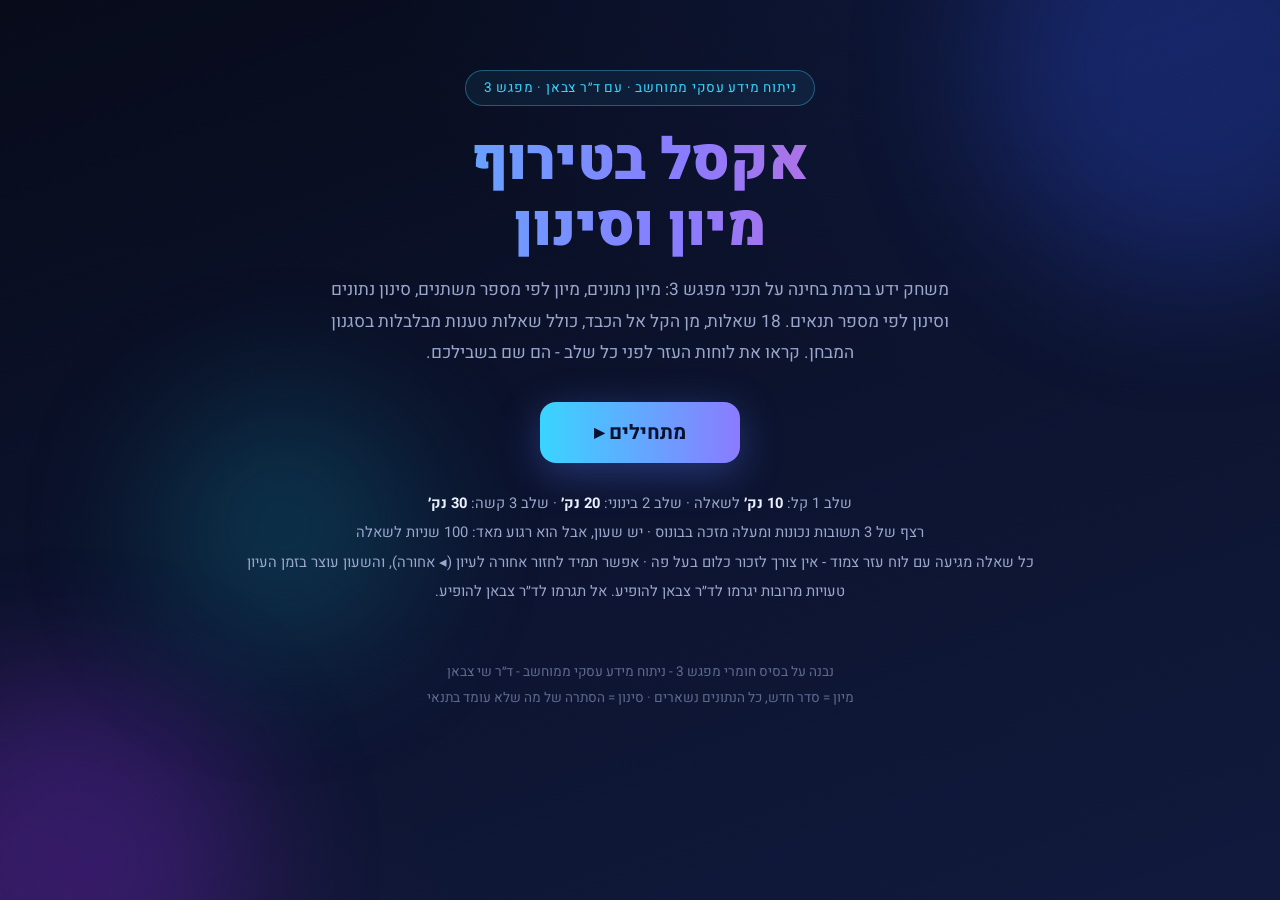
<file: games/excel-sorting-filtering/index.html>
<!DOCTYPE html>
<html dir="rtl" lang="he">
<head>
<meta charset="UTF-8">
<meta name="viewport" content="width=device-width, initial-scale=1.0">
<title>אקסל בטירוף - מיון וסינון - מפגש 3</title>
<link rel="preconnect" href="https://fonts.googleapis.com">
<link rel="preconnect" href="https://fonts.gstatic.com" crossorigin>
<link href="https://fonts.googleapis.com/css2?family=Heebo:wght@300;400;500;700;900&display=swap" rel="stylesheet">
<style>
:root{
  --bg1:#070b1a; --bg2:#0d1430; --bg3:#111a3d;
  --card:rgba(255,255,255,.045);
  --card-border:rgba(120,160,255,.14);
  --cyan:#39d5ff; --violet:#8b7bff; --pink:#ff5fa8;
  --green:#2fe6a7; --red:#ff6b7a; --gold:#ffd166;
  --text:#eaf0ff; --muted:#9aa7cc;
  --tr-slow:.7s cubic-bezier(.22,.8,.3,1);
}
*{box-sizing:border-box; margin:0; padding:0;}
html,body{height:100%;}
body{
  font-family:'Heebo','Segoe UI',Arial,sans-serif;
  background:radial-gradient(1200px 800px at 85% -10%, #1b2b6b55, transparent 60%),
             radial-gradient(1000px 700px at -10% 110%, #6b1b5b33, transparent 60%),
             linear-gradient(160deg, var(--bg1), var(--bg2) 55%, var(--bg3));
  color:var(--text);
  min-height:100vh;
  overflow-x:hidden;
}
/* floating orbs - very slow, gentle */
.orb{position:fixed; border-radius:50%; filter:blur(70px); opacity:.30; pointer-events:none; z-index:0;}
.orb1{width:420px;height:420px; background:#2b4bd8; top:-140px; right:-120px; animation:drift1 46s ease-in-out infinite alternate;}
.orb2{width:360px;height:360px; background:#7b2bd8; bottom:-140px; left:-110px; animation:drift2 58s ease-in-out infinite alternate;}
.orb3{width:260px;height:260px; background:#0e7f96; top:44%; left:12%; animation:drift1 64s ease-in-out infinite alternate-reverse;}
@keyframes drift1{from{transform:translate(0,0)}to{transform:translate(-60px,50px)}}
@keyframes drift2{from{transform:translate(0,0)}to{transform:translate(60px,-45px)}}

.wrap{position:relative; z-index:1; max-width:980px; margin:0 auto; padding:26px 18px 70px;}

/* ---------- screens ---------- */
.screen{display:none; animation:fadeIn .8s ease both;}
.screen.active{display:block;}
@keyframes fadeIn{from{opacity:0; transform:translateY(16px);} to{opacity:1; transform:translateY(0);}}

/* ---------- start ---------- */
.hero{text-align:center; padding:44px 10px 10px;}
.badge{display:inline-block; padding:7px 18px; border-radius:999px; font-size:.85rem; letter-spacing:.06em;
  color:var(--cyan); border:1px solid rgba(57,213,255,.35); background:rgba(57,213,255,.07); margin-bottom:22px;}
h1.title{
  font-size:clamp(2.1rem,6vw,3.6rem); font-weight:900; line-height:1.15;
  background:linear-gradient(90deg,var(--cyan),var(--violet) 55%,var(--pink));
  -webkit-background-clip:text; background-clip:text; color:transparent;
  margin-bottom:14px;
}
.subtitle{color:var(--muted); font-size:1.08rem; max-width:640px; margin:0 auto 34px; line-height:1.8;}
.big-btn{
  display:inline-block; border:none; cursor:pointer; font-family:inherit;
  font-size:1.25rem; font-weight:700; color:#08122e;
  padding:16px 54px; border-radius:16px;
  background:linear-gradient(90deg,var(--cyan),var(--violet));
  box-shadow:0 10px 40px rgba(87,120,255,.35);
  transition:transform var(--tr-slow), box-shadow var(--tr-slow), filter var(--tr-slow);
}
.big-btn:hover{transform:translateY(-3px); box-shadow:0 16px 50px rgba(87,120,255,.5); filter:brightness(1.06);}
.start-meta{margin-top:26px; color:var(--muted); font-size:.92rem; line-height:2;}
.start-meta b{color:var(--text);}

/* ---------- cards / tables ---------- */
.card{
  background:var(--card); border:1px solid var(--card-border); border-radius:20px;
  padding:24px 22px; margin-bottom:20px;
  backdrop-filter:blur(14px); -webkit-backdrop-filter:blur(14px);
  box-shadow:0 14px 44px rgba(0,0,0,.28);
}
.card h2{font-size:1.35rem; margin-bottom:8px;}
.card h3{font-size:1.06rem; margin:16px 0 8px; color:var(--cyan); font-weight:700;}
.card p{color:#c6d1ee; line-height:1.85; font-size:.98rem;}
.tbl-wrap{overflow-x:auto; margin:12px 0 4px; border-radius:14px; border:1px solid var(--card-border);}
table.tbl{width:100%; border-collapse:collapse; font-size:.93rem; min-width:340px;}
.tbl th{
  background:linear-gradient(180deg,rgba(87,120,255,.22),rgba(87,120,255,.10));
  color:var(--text); font-weight:700; padding:10px 12px; text-align:right;
  border-bottom:1px solid var(--card-border); white-space:nowrap;
}
.tbl td{padding:9px 12px; text-align:right; border-bottom:1px solid rgba(120,160,255,.08); color:#d5ddf5;}
.tbl tr:last-child td{border-bottom:none;}
.tbl tr:nth-child(even) td{background:rgba(255,255,255,.02);}
.tbl td.em, .tbl th.em{color:var(--gold); font-weight:700;}
.num{direction:ltr; unicode-bidi:embed; font-variant-numeric:tabular-nums;}

/* ---------- HUD ---------- */
.hud{
  display:flex; flex-wrap:wrap; gap:10px; align-items:center; justify-content:space-between;
  margin-bottom:18px;
}
.hud .stat{
  background:var(--card); border:1px solid var(--card-border); border-radius:14px;
  padding:9px 16px; font-size:.92rem; color:var(--muted);
  display:flex; align-items:center; gap:8px;
}
.hud .stat b{color:var(--text); font-size:1.05rem;}
.hud .score b{color:var(--gold);}
.hud .streak b{color:var(--green);}
.lvl-chip{padding:9px 16px; border-radius:14px; font-weight:700; font-size:.92rem;}
.lvl-1{background:rgba(47,230,167,.12); color:var(--green); border:1px solid rgba(47,230,167,.35);}
.lvl-2{background:rgba(255,209,102,.12); color:var(--gold); border:1px solid rgba(255,209,102,.35);}
.lvl-3{background:rgba(255,95,168,.12); color:var(--pink); border:1px solid rgba(255,95,168,.35);}
.icon-btn{
  cursor:pointer; border:1px solid var(--card-border); background:var(--card); color:var(--text);
  border-radius:14px; padding:9px 14px; font-size:1rem; transition:background var(--tr-slow);
}
.icon-btn:hover{background:rgba(255,255,255,.09);}
.icon-btn.off{opacity:.45;}

/* progress */
.prog{height:8px; border-radius:99px; background:rgba(255,255,255,.07); overflow:hidden; margin-bottom:20px;}
.prog>div{height:100%; width:0%; border-radius:99px;
  background:linear-gradient(90deg,var(--cyan),var(--violet));
  transition:width 1s cubic-bezier(.22,.8,.3,1);}

/* timer */
.timer-row{display:flex; align-items:center; gap:12px; margin-bottom:16px;}
.timer-bar{flex:1; height:10px; border-radius:99px; background:rgba(255,255,255,.07); overflow:hidden;}
.timer-bar>div{height:100%; width:100%; border-radius:99px; background:linear-gradient(90deg,var(--green),var(--cyan));
  transition:width 1s linear, background-color 1s;}
.timer-bar>div.warn{background:linear-gradient(90deg,var(--gold),var(--pink)); animation:softPulse 2.4s ease-in-out infinite;}
@keyframes softPulse{0%,100%{opacity:1}50%{opacity:.65}}
.timer-num{font-size:1rem; color:var(--muted); min-width:74px; text-align:left;}
.timer-num b{color:var(--text);}

/* question */
.q-tag{color:var(--muted); font-size:.9rem; margin-bottom:8px;}
.q-text{font-size:1.22rem; font-weight:600; line-height:1.75; margin-bottom:6px;}
.claims{margin:14px 0 4px; border-right:3px solid var(--violet); padding:4px 16px 4px 4px; display:flex; flex-direction:column; gap:10px;}
.claims .cl{background:rgba(139,123,255,.07); border:1px solid rgba(139,123,255,.18); border-radius:12px; padding:10px 14px; line-height:1.7; font-size:.98rem;}
.claims .cl b{color:var(--violet);}

.options{display:grid; grid-template-columns:1fr; gap:12px; margin-top:18px;}
.opt{
  cursor:pointer; text-align:right; font-family:inherit; font-size:1.02rem; color:var(--text);
  background:rgba(255,255,255,.045); border:1px solid var(--card-border); border-radius:14px;
  padding:14px 18px; line-height:1.65;
  transition:background var(--tr-slow), border-color var(--tr-slow), transform var(--tr-slow);
  display:flex; gap:12px; align-items:flex-start;
}
.opt .letter{
  flex:0 0 auto; width:30px; height:30px; border-radius:9px; display:flex; align-items:center; justify-content:center;
  background:rgba(87,120,255,.18); color:var(--cyan); font-weight:700; font-size:.95rem; margin-top:1px;
}
.opt:hover:not(:disabled){background:rgba(87,120,255,.12); border-color:rgba(120,160,255,.4); transform:translateX(-4px);}
.opt:disabled{cursor:default;}
.opt.correct{background:rgba(47,230,167,.14); border-color:var(--green);}
.opt.correct .letter{background:rgba(47,230,167,.25); color:var(--green);}
.opt.wrong{background:rgba(255,107,122,.13); border-color:var(--red);}
.opt.wrong .letter{background:rgba(255,107,122,.25); color:var(--red);}
.opt.dim{opacity:.45;}

/* feedback */
.feedback{display:none; margin-top:18px; border-radius:16px; padding:18px 20px; line-height:1.8; animation:fadeIn .8s ease both;}
.feedback.show{display:block;}
.feedback.good{background:rgba(47,230,167,.08); border:1px solid rgba(47,230,167,.3);}
.feedback.bad{background:rgba(255,107,122,.08); border:1px solid rgba(255,107,122,.3);}
.feedback .fb-title{font-weight:900; font-size:1.12rem; margin-bottom:6px;}
.feedback.good .fb-title{color:var(--green);}
.feedback.bad .fb-title{color:var(--red);}
.feedback .fb-pts{color:var(--gold); font-weight:700;}
.feedback .fb-expl{color:#c6d1ee; font-size:.97rem; margin-top:6px;}
.next-btn{margin-top:16px;}

/* level intro */
.intro-head{text-align:center; margin-bottom:22px;}
.intro-head .lvl-big{font-size:2rem; font-weight:900;}
.intro-head p{color:var(--muted); margin-top:6px; line-height:1.8;}
.rule-grid{display:grid; grid-template-columns:repeat(auto-fit,minmax(260px,1fr)); gap:14px; margin-top:14px;}
.rule{background:rgba(255,255,255,.03); border:1px solid var(--card-border); border-radius:14px; padding:14px 16px; line-height:1.75; font-size:.95rem; color:#c6d1ee;}
.rule b{color:var(--cyan);}

/* face overlay */
.face-overlay{
  position:fixed; inset:0; z-index:50; display:flex; align-items:center; justify-content:center; flex-direction:column;
  background:rgba(4,7,18,.82); backdrop-filter:blur(10px); -webkit-backdrop-filter:blur(10px);
  opacity:0; pointer-events:none; transition:opacity 1.1s ease;
}
.face-overlay.show{opacity:1; pointer-events:auto;}
.face-overlay img{
  width:min(320px,70vw); border-radius:24px; box-shadow:0 24px 90px rgba(255,95,168,.35);
  transform:scale(.92); transition:transform 1.4s cubic-bezier(.22,.8,.3,1);
}
.face-overlay.show img{transform:scale(1);}
.face-overlay .face-msg{
  margin-top:22px; font-size:1.35rem; font-weight:800; text-align:center; color:#ffdce8; padding:0 20px; line-height:1.7;
}
.face-overlay .face-sub{margin-top:8px; color:var(--muted); font-size:.95rem;}

/* review mode */
.review-badge{
  display:inline-block; padding:7px 16px; border-radius:999px; font-size:.88rem; font-weight:700;
  color:var(--gold); border:1px solid rgba(255,209,102,.4); background:rgba(255,209,102,.08); margin-bottom:14px;
}
.nav-row{display:flex; gap:10px; flex-wrap:wrap; justify-content:center; margin-top:22px;}
.ghost-btn{
  cursor:pointer; font-family:inherit; font-size:1rem; font-weight:600; color:var(--text);
  background:var(--card); border:1px solid var(--card-border); border-radius:14px; padding:12px 26px;
  transition:background var(--tr-slow), transform var(--tr-slow);
}
.ghost-btn:hover:not(:disabled){background:rgba(255,255,255,.09); transform:translateY(-2px);}
.ghost-btn:disabled{opacity:.35; cursor:default;}
.opt.picked-mark{outline:2px solid var(--red); outline-offset:2px;}

/* end screen */
.end-hero{text-align:center; padding:30px 0 6px;}
.end-score{font-size:3.4rem; font-weight:900;
  background:linear-gradient(90deg,var(--gold),var(--pink)); -webkit-background-clip:text; background-clip:text; color:transparent;}
.end-line{color:var(--muted); margin:10px 0 4px; font-size:1.05rem; line-height:1.8;}
.end-face{width:150px; border-radius:18px; margin:16px auto 0; display:block; box-shadow:0 12px 40px rgba(0,0,0,.4);}
.breakdown{margin-top:18px;}
.center{text-align:center;}
footer{margin-top:44px; text-align:center; color:#5e6a8f; font-size:.85rem; line-height:1.9;}
</style>
</head>
<body>
<div class="orb orb1"></div><div class="orb orb2"></div><div class="orb orb3"></div>

<div class="wrap">

  <!-- ================= START ================= -->
  <section class="screen active" id="scr-start">
    <div class="hero">
      <div class="badge">ניתוח מידע עסקי ממוחשב · עם ד״ר צבאן · מפגש 3</div>
      <h1 class="title">אקסל בטירוף<br>מיון וסינון</h1>
      <p class="subtitle">
        משחק ידע ברמת בחינה על תכני מפגש 3: מיון נתונים, מיון לפי מספר משתנים,
        סינון נתונים וסינון לפי מספר תנאים. 18 שאלות, מן הקל אל הכבד,
        כולל שאלות טענות מבלבלות בסגנון המבחן. קראו את לוחות העזר לפני כל שלב - הם שם בשבילכם.
      </p>
      <button class="big-btn" id="btn-start">מתחילים ▸</button>
      <div class="start-meta">
        שלב 1 קל: <b>10 נק׳</b> לשאלה · שלב 2 בינוני: <b>20 נק׳</b> · שלב 3 קשה: <b>30 נק׳</b><br>
        רצף של 3 תשובות נכונות ומעלה מזכה בבונוס · יש שעון, אבל הוא רגוע מאד: 100 שניות לשאלה<br>
        כל שאלה מגיעה עם לוח עזר צמוד - אין צורך לזכור כלום בעל פה · אפשר תמיד לחזור אחורה לעיון (◂ אחורה), והשעון עוצר בזמן העיון<br>
        טעויות מרובות יגרמו לד״ר צבאן להופיע. אל תגרמו לד״ר צבאן להופיע.
      </div>
    </div>
  </section>

  <!-- ================= LEVEL INTRO ================= -->
  <section class="screen" id="scr-intro">
    <div class="intro-head">
      <div class="lvl-big" id="intro-title"></div>
      <p id="intro-sub"></p>
    </div>
    <div id="intro-content"></div>
    <div class="center" style="margin-top:26px">
      <button class="big-btn" id="btn-intro-go">קראתי, אפשר שאלות ▸</button>
    </div>
    <div class="nav-row">
      <button class="ghost-btn" id="btn-intro-back">◂ עיון במה שכבר עברנו</button>
    </div>
  </section>

  <!-- ================= REVIEW (read-only look-back) ================= -->
  <section class="screen" id="scr-review">
    <div class="center"><span class="review-badge" id="rv-badge">מצב עיון · השעון עצר, תנשמו</span></div>
    <div id="rv-content"></div>
    <div class="nav-row">
      <button class="ghost-btn" id="btn-rv-older">◂ עוד אחורה</button>
      <button class="ghost-btn" id="btn-rv-newer">קדימה ▸</button>
      <button class="big-btn" id="btn-rv-return" style="font-size:1.02rem; padding:12px 34px">חזרה למשחק ▸</button>
    </div>
  </section>

  <!-- ================= QUESTION ================= -->
  <section class="screen" id="scr-q">
    <div class="hud">
      <div class="stat score">ניקוד <b id="hud-score">0</b></div>
      <div class="lvl-chip" id="hud-level">שלב 1</div>
      <div class="stat">שאלה <b id="hud-qnum">1</b>/<b id="hud-qtot">18</b></div>
      <div class="stat streak">רצף <b id="hud-streak">0</b></div>
      <button class="icon-btn" id="btn-back" title="עיון במה שכבר עברנו">◂ אחורה</button>
      <button class="icon-btn" id="btn-music" title="מוזיקה">🎵</button>
    </div>
    <div class="prog"><div id="prog-fill"></div></div>
    <div class="timer-row">
      <div class="timer-bar"><div id="timer-fill"></div></div>
      <div class="timer-num"><b id="timer-sec">100</b> שנ׳</div>
    </div>

    <div class="card" id="q-table-card" style="display:none">
      <h3 id="q-table-title"></h3>
      <div class="tbl-wrap" id="q-table-holder"></div>
    </div>

    <div class="card">
      <div class="q-tag" id="q-tag"></div>
      <div class="q-text" id="q-text"></div>
      <div class="claims" id="q-claims" style="display:none"></div>
      <div class="options" id="q-options"></div>
      <div class="feedback" id="q-feedback">
        <div class="fb-title" id="fb-title"></div>
        <div class="fb-pts" id="fb-pts"></div>
        <div class="fb-expl" id="fb-expl"></div>
        <button class="big-btn next-btn" id="btn-next" style="font-size:1.05rem; padding:12px 40px">ממשיכים ▸</button>
      </div>
    </div>
  </section>

  <!-- ================= END ================= -->
  <section class="screen" id="scr-end">
    <div class="end-hero">
      <div class="badge">סיום המשחק</div>
      <div class="end-score"><span id="end-score">0</span> נק׳</div>
      <div class="end-line" id="end-line1"></div>
      <div class="end-line" id="end-line2"></div>
      <img class="end-face" id="end-face" style="display:none" alt="ד״ר צבאן">
    </div>
    <div class="card breakdown">
      <h2>פירוט ביצועים</h2>
      <div class="tbl-wrap">
        <table class="tbl" id="end-table">
          <thead><tr><th>שלב</th><th>נושא</th><th>נכונות</th><th>נקודות</th></tr></thead>
          <tbody></tbody>
        </table>
      </div>
    </div>
    <div class="center" style="margin-top:22px">
      <button class="big-btn" id="btn-restart">עוד סיבוב ▸</button>
    </div>
  </section>

  <footer>
    נבנה על בסיס חומרי מפגש 3 - ניתוח מידע עסקי ממוחשב - ד״ר שי צבאן<br>
    מיון = סדר חדש, כל הנתונים נשארים · סינון = הסתרה של מה שלא עומד בתנאי
  </footer>
</div>

<!-- face overlay -->
<div class="face-overlay" id="face-overlay">
  <img id="face-img" alt="ד״ר צבאן מביט בך">
  <div class="face-msg" id="face-msg"></div>
  <div class="face-sub">ההודעה תיעלם לבד, קחו נשימה</div>
</div>

<script>
/* ============================================================
   DATA - tables from the course file (מפגש 3)
============================================================ */
const FACE_B64 = "iVBORw0KGgoAAAANSUhEUgAAAZQAAAHgCAYAAACCdpt3AAAABGdBTUEAALGPC/[base64]/kYwPd/cnqdAADbbQhAu0PLVgI4LToyLANR4ocW6QGSiRrrnrzcN+dh/791r7nVcUDItmsEsU65717z7T32mvv897/v9dae+9TyoqtaIGiBe5ZC3zhC1+oXLzYaPf7/ZXhcNJoTzqlxvlGlo38HWVra2tZfV5b3Dy4lPV6ldIDZ9baw/n07cd7e4+PB9P2aDrpb6yvX2p32q80F+XD/rQ3r9VWFsNsmDX5qa/WFsPhMFub1xfH01m52cyyg+FBNho1s5XabJE116b18XDc2Hyk98Xj4/H/9MwzszsrXyqVFneeF8dFC/wgLVD6QRIXaYsWKFrgr9YCi8Wi9LWvfa16+fJLG7OT6RMHx8dP9o4ON+qtenn9zDpCZ1mpVF6sr5/J1rqri9F4kJWyOpeyzngyfGJwPHhsOp+3D/b3B+PJ9FK1Unql1WkfrXa682anvphMxovFdDqfLkrzlS7Xms3S9q2t6ngxRkQ5W0wX83a3NS+XS8PRZL49PRlcWdtob611N8dZp52dbbUWvcVk/J73fPTkV3+1NH3uuWz+V6tpket+boGCUO7np1/U/a63gETywgsvVKbb253KSvbAaFx67/Ub1z+2t7v/gdF4tNlutcrNdiMrl6tZrVHLmo3WolavZo16LRtPJlm9UsWuWHT7vZPudDqtjobD6f5Brz9fzI6bjfq0u9JdrK2tLGrVStbttGej8Xg26g/n80VW6vV7telkWmo2ayVIaFYpl2dnN8/2q/XG1ng8enk0GN6cTMfjVr26aHa7k0Up26pXGt9prKzutNtnJ93ucPTkkx8ZYLVM73pDFQW8KVqgIJQ3xWMsKvHDbgGJ4/nnny+rxy/8wi/MFs89V/7uP/wbte99r9cp9yaYAbPHqo3O+46Pej/58ndffu/Va9cuZIt5vdtdKa12O1mj2cpa7Wa2ur6aVWv1rD8YZPPpJKvVmqX5dFra398rTSez7Pj4JOv1+4tyubzodNqLaqWSlcqlDGsl2zyzlpUXi7m/EBSXS5gjo5IENR5OsuF4NK9VatNmuzmcTSdHk/F0iPUzG441UlrjRr1+dVGp/MlGt3MDl1q/1WxfLbfqr9THzaPxeDyftSZYUCvTP/3Tq6NfvHRpXHruucKK+WH/4b3Byi8I5Q32QAp1frRaILdAtre/02llze58Nl3MGtVRu92tn1lpXtjb7T1+eHj4RLVSf0+lVnvqxq2tR7773e+ubm9t1yqQQa1WFcyz1e4KxFDJ2kjRBYZFkfVP+lm/P8hGw1F20jvJ4KysRB4tF0iDhoJIWq1sNp9nWB9ZtVrGoskySCrrIKda0coZZRNkDSAoPGJZCYXbnWYm60xG46zeanCtnJ0MTuYQ0AnEtlvOSsN6o3yyvrr63c0zm9+YZbOdrLKYtRutabXSOGp3apemg+nNm0f7o0ajNHniiQ+Pnn766QkKFfGXH60/39dd24JQXvcmLQTeDy3wHBbI5z73uerXv/[base64]/wTob3w/Pv6jjX9wCBaH8xe1SXC1a4C9rgRIjtcqPPPJI53jntYeu39p+FOB9e6PZ+cB8MX+M3n2zVC1Px8Nh/eRksL69vbPZOxm05/N5dTGflwdYG7qtcDkRhK9kjUYVEqkG0BPvAPQJzmNtCPxaFloVC4hkBhnU6vUgAQnENKatc63d6WS94+M4r2DxrK10sF3MnyyZ8XiKu2uYyGplhfiMMZsSFg3kxEY8JZtCPF5Tbu/kBKtomGUoDdkscIXNK8Ro2u3W/Pz5c/319fX9c+c2j5q12mA46F9vVKt/vLra/pNJrfqtdru9c+7c3MjM/PDF7dlPfO5zI4iwcI39ZX9Nb7LrBaG8yR5oUZ270wLJtfWrlfGVxxrVjeY6MZG3Hx4efPjosPfBRrP5aLuz8iC9+nX9VhMA+vDgoHzUO67sHx6VsRQi/lGq4JKq1hnCO8Z6GAZJJNcVVgS/xEXCUphBJBJKHXKYM0KLIcbZCHIo48JqNiEDiEjwB++jsgT2wz2GCK7DAxCN7q8ahAHBYYUMM4ms0WpiDVUglhLB/3bEbCSd0Ygxy0t51CVz2PEJZTqAWFeZcuoMElC/lZXV+cb62uLs2c0ZbjqccLNj9Nhe63a/3Vrr/OG5zTOX5vPS6NrNrQmetFvnstbVtSeeOPrDP/zD8S/90i/pFiu2N3ELFITyJn64RdVenxZYLJ4rv/DCufb1663ztdn0LbVm/Ql6/D+Om+lDuJQeabbaXcb31nErQSaQhVZI7zg7wK11dNyDOGZYAUuSwDowdjKbes7Gf6AEIhPUAe7pnIgF98oM9q1iFWiVTMlvnOSEeApB9cif14yRXwH4uq8webIGJATKk97rBOxBdewMyscigtBGEFkF2esbG9nK6krWR79e/yTymt9RBZYlWannFEuq0WgSl+miE4KxZKa41rq4zR584AFGlnXnw/6A4qfHtUb9+sb6yuHG+plpfzganPSOvoPF9Mdn19Yu1xvN1x56rLz1u797c1gQS/703nz7glDefM+0qNHr2AJORFxbq24Oe0dvPzg6/[base64]/UKrVe3Xxodetf/sv/tc+ouP9sUuXr+NgKUT+kFigI5YfU8EWxb/wW0M31rX/3W2deGwz+5s7u3mcA9A+NBqO3MsljlaG9eKRqFfF1zHBe3F/Z0dGRHq/M4b3b29sQQJ9RXHXcVC3iGSNmvp9kc/7jBG1GW8XMwdwi0CoQrLVm/KcsV6phZeBGi2OAOfBcMCfSkYLtZJ5R1gLfVFwD8Gs1ZkIC9BAdI8AgBiwX4y+61oyZ+Fld7WKdrJJ3kh31elmfT4XrkpSBf48lHuMoxlRqkGCYUpCjMR0tJ+VIbJtnzuA6a0Wdp/MxMiQcdEUphjXPSDulrj00vby2vv6d8+cvfHWj3fnj7oX2i+dO2gePPvPMuIixvPH/F75fDQtC+X5bqkh3X7WAZPKlL/3GyoXVs++7vrPzX7/66is/fevW1lvK5VpzbX2t3Kw3iU0AyPTujwiIJ9AGNgHcwWCY7UEw7rU4cosiXFyQhl18gtfRnhNAWvDOg/ECuunCdYZ7yuuCua4uR4EF4EM2xjfKWBrjCYOqyKNryy0sEAiAQHrEPbRWzC/Qa/FEfAVC06KR1CzLIH/T4ccQTBCbOlgu+05bcmIsckpIXYQMLCZce8aCjNXoOgt3GEWFnsZjIDBHrGntdFqtOR4wwjXjQ6y5qxtnNl5c6679zrmHzn37fKV5dTdr7f3kT/4EowCsVbH9KLcAfynFVrRA0QJ5CzzHcOB/+k+fqb300qtnzq9svqs3OPn05StX/[base64]/9oc9gfPYh99kjv8PhRJ9I0W9X5P/knW6P/45d/eVq6eDF74YUXCmKJv5gfva/CQvnRe2aFxnehBZJF8qX6cHhprd+fXtjorL+jXMs+cv3qzY9957uvPHmwf9jtrHRLK0waBFuJjxxmh8dHQLlkUQa8cREB1P0+YB1gnHrpEoguJOMmAr0xibAlPDcdwCxZpH4/[base64]//j9aNf/MVfLFxh0eo/Wl/pr+lHS+dC26IFXtcWeA6rZDrdXh2PDx7d3zr+8HQ8/VuzxeyT+7vHP3H16q3H9w4O23BIue3yKK12BN0P9g8A0yngjPsJq8HRUCOAfcKEwhmjoARy4w8tXFv23CM4D1nY+2eRxyAQr0smEoufsFq452ZeHUCSg5aNvBNuq+AN/[base64]/4m+Dfh89Ou6/88bN7Qu4nZoipD14AV3g3d9jOfjhGCiVKHRN0fPnYxqH1LoF2APaArdAPwacjVk4mmuqlSKq89HFJdi6d/PYjxaIo7gc/itASw5wBOfeh5DiXBdUHciPjMyiX7qdSF/FMtBdZTo3dddllawQ3G3Ilkw6TIq0POtRIcbSaLCADHNdzKeKY1xjWkGSXx0ysC7mcy9xJrWTK0/iCAuN+pleq0XrSD2cxU+mILROZwXrqJIdn/QxdEp12qzb6w0ukuZRSOktLBv2RDYrbTTrw+nDjzw8+pVf+cT485//YmLaqE3x9UZtgYJQ3qhPptDrXrRA6Wd/9mdbo97+u7Z2dj/bO+59lnkl72XB3gs3b+50dncPqvTKSyN62/2TQcRHXDLF0VsG5Cf0voMMgDqD0PboYwIigGtcQlC1V2/P3XsB/ICqloiE4rn3A7lB5pxcBGzdZM5odx6K535MFyOogsoko5Rf+cYzBHktJolBEpJsDIpLQMY+zpzZYITXKqVKLkuyUQjytLDMk+I305gA2SYgLwlpaYxxgw0ZZOBEx0RAiUwM0kesRSsFEvTj5sx656+0KB/xFIllo8UjA0lu3NeaMw2XKnv7+w3myHT7J8MHjw6P3sYaZm/BWjlPXUqV2lsG/+pf/fPhysrnsVZSM0YhxdcbrgVS9+UNp1ahUNECd7cFdHM99dSDKxc2Hnhs9+DgUzdv3vp5XD7vZq2t9rUbt8paIMYEtDQGxAr2ma9hLz+BI7oxjFdgFrQF1CG98wBMQFM3lrGMvCdv0F3LxH82iUSA5mbEMJQiEcQHZI2RV9wzP9FqRl9pILn0CpaNhAWwu/daimd4TzeUlpFDeuvozEx6flwO35n5uO8IurMkC4MJmk1XMu6reoxI650QB+KeURyW5uK6GpUB+ttk5FBhrQ8tMOMikoYkps7q4KRHLR918r5WiQQ1JJ6khaWsaK0leUpIUB6z7leCWJSRVlemXhAYxMaSL9NRu9XcWVnt/Ke3PfLW39s8f+4rpVr55fY3rxz8eDHjnmf0xtwKC+WN+VwKre5eC7gWV/2DH3x4MxuV3re9t/vp1167/NO7O7tPTSazLvMyygeHDAPWlQVwO0fDGepBAgGEdrBTsDs5oXBjkU5wddM95JBbzyQBrwugbpGPawbCBWDB23QC8Z/t2Uk8us90p8XQYBLqxvKTJjQqN8Sm/KRPMRC6+xBaurfAkhpDFFoW/URa6OPItGOGOjtSTd3q4ZrCzaWOkJO65eSlnGTh1MM9FrpSlmm8nlxkzSAb5+E4cqzd6sSkxy6EsbayFqRizMX6W4aj3tyrvjEaZXphNB0zQuwEMmXMGCMHsIa6uzt7Dxz3Ti7iNtto1xul2ZnW8J/98/9hePHixSK2Qvu90baCUN5oT6TQ5660AMBZZon15r/4R/9ovX4me8t8WPrQ3sHxZ1999fLfun7j1juBMJf4Le/v7WONHESsxB65H60Cg9ECnwAcH85jiC1kYnwgCIV7sSddineQh2ssWx8ALNDrytKN5XFOJDkZRSBecGWzjEBcguy8GyvcTa7/paWhFeCCkbqOTKccrSTdSCnukiweSUH9FWTgfoXYBe90ZGXio1MS1KLRopDAnDfici2OGDOv7ixdZfm+huWjJSRxGWeZYaV5T31iKDMuMwcHJCJk2XzIkHevBBG5/Iu6sRIzAf0BVg4uPSwX29Z4jWVLOt5zhWRjO2wkLzdo+zO7u3sP4QK8wACA7mj/YPLwA6vDj33i0+MvfrGIrdhQb5Qt/fW+UbQp9Cha4HVsgedwa33qU081rl7tdSu8vr3amJ0DOZ+cj+ZPHp4cvWd3a/89N27dvNg76TV5d0jESvYOmJAIsNl7FqT92LM2kJ7HOxwC7LwLgTOsEO6bRhLR4tBCkRyUATqHDP/RIi4SMQXcXpQhIUkIp1aMxGAWPsZkmLtB7975KkiVPJRB796Z96ZK+ti5J54CWNcBaHv6grr5gviQnyyMZra+vgaAC9oMKIj/fOehMOqKGfXGaxq8iMt6mSYnC4f9GlyXAJRjmX509en2cpNMJKFELkz4JJC/t7cXxHBmcyNm03e7beppNVhVgCHXvt/Fl4J50XiTpKY8XYtaYQ5XjmHSVMhFLZl1P0Xl4wsPXHiNwQF/uLLa/vfNRuU/PnXhiauf/+IXhzxrm77YfsgtEH9WP2QdiuKLFni9W6D04osv1g4Ovr2+szN65GBr55398ehh3mL4IL35d05Gk0d56dVZZr6v7O3tVgHAknECN50yksMsAD0NzRXw7T0bmPaeoG6PPicCc2rBhJUAkegqk4BOLZDlfUc7OSNdsskJxTxuytWaQUjsY3QW4O7SK/6QIAjFJFyOoHnMWZFB+HWYcsRPAHfJxCVZzKfrTsIxrpITg5aGx2ERUbYk4tzJZo33s/h2RxeypP45oRrY91gi0XLJN68b5M/rEAMD0FcdnaPiisWSjKshr7Ckflg7tB3vjMkOsJIkZsmkgbVTZT0yrSfdczZJhUlAVD6GGUs2bYZr15v1xfraxphXtWwh9095+de/L1fnv3+mc+Fb37xy5aBYdDJ/Mj+8fRpg/sMrvyi5aIHXtQW0Sj7+8Y+3r1795sO9w6P3MfT3Q8wZ+THmiDxMpJf3ss9W6Am3iC1UT477JeImAGWGteAIKQAcoggXEudTkHGByyjcSDmQaiZwXTLRwpBc7K0beBdwvS1xSBPONwmiMQvpJI0B8RjTcCW+zeNmmSJp9PA4FpSrjtZiEqLH6uYmrSxiXS/26KT1UnbZlcgDhcwcPZbcYKbL8xjbKVOnUpnyFi5/D4PgTjN4X4VEdKUZvB8yok0Loc8LuRyY4BL6xo+8JolqQ+mqUl0HKbi0vi4viUUdj4g/aYVwi3aBtPhxeDFxECZI+kpjVk9Gb8nEIcnWWXdXqQZ5U9cmsmNGP3m0ULS6YkQa5fHsWDdt3BgNBxexIldGg+HFRqfx1sHx6HcvXmz/wWLxhWul0i+kBo2aF1/3ugUKQrnXLV6Ud9daQDL5uZ/7+OqNK7feubd3+JGr1y5/[base64]/nqXsEVVqrwRkfIRIJyWf0YbABJtSMushKuMnU1wC+xWDHJJ+IiXJdoQ3v0iDA89TamoxzntEggSw0jRlSvLyArhhFHO7OaMXGUcxfOY21pa83TumkM22akGi8kXqz1a5V3sSbZ5qQ2uzjuTbOvfCX7/3Dz7aBTYtIovfi6ly0QHaJ7WWBRVtECd6sFvvWt31u59N0b77l67dpnb9y48Ymd3d23M9FuDQiudFZXSzMAdXtnLwhCW8BgN7PiGQmVXFm568Z/Ci0LZ3sL/MYTdCnl8Y4YPsx1gb7K0NwmbhtHegmmLvPua3p1j+n2ilSAa1g/Etc0YV1OTLqW3KL3D6Dr9vKKkKjbS53SiCrz+ZFwQGiJDf3DesIi8FZyXaW4D0Wir5ZOki8hJuLRnQQRMlDA9bt0m8kq6qxlpbUggUgGWiIs0U8tdQHygQwsU320SFy+voabTItEy0XbyHkqJ7i7dG/xAq6sg6tLV5jvXZGwOoz8knglHVcdUE+yxTOwfSW8IDmqKLno7rK+XvOZ9Ie9qLPXtV42NzdmHO9U6pV/u9rq/l8bK42vZ90HD5599tnbvjmKKLZ70wKFhXJv2rko5S63wMu//duNw73Bo8f9409ub219mpFab8ca6IxGs/J41M8OGY4qIEUMRMC3J41LJwWvDYCroKi1DISLYCCdeCvo6SJaAJyCdApCM6zYEU/jRDYuW++bFL1WpYcd5KME3VOAZIzKCjIgfYC8xMB95Vs0J/b2BV1LDosHEkNBbCZSmNYf3ViJbdhxLOloqZDKuM8CwlrEG3eJ9VBP4yRaWEgPwrGnHzPfuTa1THVEjK8klpycFEmsCRJ1JBbuLdxWYHuyLLhe5ZXFeezINcQMpBtwP3/ufKyQvLMXyE/ZxGmI1Ugy6ulxEBzlSp66w6YME06uN8qHZPzYBhKNz8I4zGgyZFizpKILjcmZG2eynZ0dZCVLb2dnF26sbnL7o4uLF3udlXanng2+SvvfQFbh/[base64]/+RBotVRKHbeY1415VOuMMMMac8n6cI9Rd2U6jNgYjEH1KdZIFevG67aJEyLRLiZAuvqw7bKAKF3qRWKNZ0C6NoF5XWmSmBaPpOdQY+fsSDrKSR+HaEtk5EeObcN7asqsYNwm64PovEnBJ69c+t7+P/yHHx39xm98qSAV/1ju0VZYKPeooYti7k4LANCl3/qt31pv1nbezxyST1y5euOpnZ29zvHJSWk2EcAtV8D12DklaTVdz8G8ANiUxoTJ2hDAkhWSzg0KB0ACcuG6IinZ49qCALcGgT3/01gGADvWugCQ7Y1bfk4CHAYBzbAkmBDuqUqEHhGTgUgEcGevC9z0ywN8p7jrtH5ON/IAoKGHxKCOUAiy7bnzgTDA4tjQIpsTjLeGkpwLSJoGmlDFMHiifahD3hYuwaJ14S8ckJVZUbgUbWicwwUe0zDfSEB9d/a2YySWo8fGWB4SZ3qDJEOOo04QNgSOUCYwQjy0j3pJrL62uIHr0DaSrIdDCYdVkXGn6YKTOLypbiNer6zCutF6J66Q7FsqybsoNZhY+TALXjYZXLA4Uym1Stn5//B7v/d7lz7ykd85KZWes5dQbHe5BQpCucsNXIi/[base64]/mLSegwpNq1L3ms5uGk5tJfk4euPy4wukzybzGkpD11eJpGKbV2v68pzYUln+fMMsMDKcwmPOSa4sUw7Z1l957xIDjXK6mKtMD6YmInrqPVjCRrJ0hn/9RpxKp5NeUZ69LTdB86dmc8Yt1A7y1IuHz8slc5jNb0Vi+srX/nKh19aLF7cLZWedpZnsd3FFihcXnexcQvRd7UFWELlf2mVSmcfH52cfPrGre1PXbly5bFbW9t13FklgUxC0bIASgFUiST1wAVfQd1eNDDoqCGGtBrk9X3vaR5HCsLn+ktIaZFH4wyKFModscRQ5LA4giRykwC5AdaJVUippaMaiVREd/MrS2IItI+da2YlV455ch0TkSXiI1vkCaIKukjprKOuq5CtfOoY9UXOqZUEOeh2gg4iXR4/kogkzxqfRMK+qbGdQBs5jsZyFFilKgGwLhfyfUGXgwa8HpYHUg3kq7NtZRrLny6JxdFyxmliMifEZQtQWlhhI0iiZuyGuEsJMpRolKVcF6Q0T7QHesYSLuSvYyHpGgyXG+e2r+uH8ezL3GtR/rnBZPTwZDg+N2We0ZXru6N/8S/+58H58+enLxQv8KI9785WWCh3p10LqXe5BViPq1PuH7z1eLT/if2D/U/e2rr1xOHREXMURkxSTMFde+QpLit5SCIqpd/[base64]/0e9+8IMf/CbtuQfx2XjF9jq3QEEor3ODFuLufgv89m//b41arfz2g1n5p7Zu3vrp7e3dd+/t7a+w9HlZUtAP7wb+gJ32lF025XZ8wNiEM8J9E6FYryslUFxwBuSqAmRM/[base64]/lcs8xn4oTJdYYdS3ATVjLgtQIZY4STlYMMyUQyk9x9Rq52ICGdHA8gLygQlsJddv7w4KCztbW9uXlm4+KDD03+X2Juf7QklWWLW+9iez1aoHB5vR6tWMi4Zy3w5S8/h5v/3ReHvcHPvfrapc9eunzlfbzHZJ35JpUeKwMH4KGNIOxIJsHImdkCr9aHwNnhVbQN7ttD1mXjJgDbyY/[base64]/PK4SxqAWxvwtJfscisCoK4d18yyVy7gOgpKonAipIDr2leClKAfloeARTxBQJ8y1SGuQSLgblzTzpmRT9dPTBwkX3LlWCpxEsukrSStJSqyS5aMRJA+uneSZWKsxkmHYT8hU2Iz/mIPX2KzfrUa5RP4HgCuqb7GNoz3aLUA5gi1burohrpRNy84XNoJiRIDr+eN8iVDljgBoZ3VXoNeaBtAPbkHk1WAhGgjichNkqR68algAer205UmGcToM1yNjuYyjmPVfddLx7W8IA7bwfxaPg3nrCDH/C75UiKoPyava4zNW7rAaBcar9HgHS4D2qZMLAsP1oR2yIneOTIl6u/AAt2g1K1JEzzMi9Ke3ds53P/T2auTj370bd+mTfZpm7DvrEOx/fVaoCCUv177FbnvUQuw2GP96tU/ubC1tf/+m9df/[base64]/TXfPC+MY4abi9cSBQGSCM6J7oyw56nDn8GqW0/iS5iHDGaDh1lRjaJTMKQIKxfmWOfi2QhWWqRxMRQyM2kuujqTKAkUxCp7V+G2MwrQaW3PWZBJi0tmHI3mzR4dw0EKOlINv5MaOOjA9yRCs18M+Sifnx4/BZiPZ85Gfaa8/lDX/qDP/i3/2FJKiYqtr9mCxQur79mAxbZ734LfPWrX63tv/r1h7aO+s/u7+z/V5cuX/3I7v7eBVwwFdeQ2mbmtMukGGNIvvQUlE9xEt4oyBDUNoHfpshFLxa7BOBjVBOE02aYa4uesrZDcv/Q4weA7N1HD19Xi7EW0UzLIoBZ64MeO0AnOMc14CiObQ6S+o8l8Nk71zoRdCP/Enw5ozxnoqc3LKbZ7ZHV7AHCMa/FdAG04p2WgfkkRUDcPRfC+kGuZUgqptMScQ5Hrq/uKeVIpJKa1ppxGScsxmRFXX8SDnGINKufeAT6uYx8rEzsPVQIUuZYC8kt3IDU0+rpjlJuk6G/CCc9L+CijbWSvKfOeqLUpYVVQpgjCMJRZNF2lCeJOAcmWZmWSV6u6QKTgKyrFo3Xrf8KLjnTR3QK/cK9SLoho9D8W7ANkiyC9pDjcDyuMFJsDavlPIIxmKrb33750u5v/uZvFkOK44n+9b4KQvnrtV+R+y63wGLxXPmP/7h67nA0/[base64]/6Ss88X5SnLtqR9aEutvbB41CcGWnCNkV/G03zOEhavE471w3DjlYi31Bgl1j05Pt5E1PTcRvf6z/+9v3/4/PPP3zFzlIKL7QdugYJQfuAmKzLcwxYoffSj/+NqNRu8/+r1nb/78suvfpy4ybn5ZFazhzxkifUEVgARYCfmaZXYa13p4p83+IvrpKWbySV6SRC9X4DHnrWw7sKQBpkFcAFN++UU4ACwcNuQT7AV/AV5Ec3rzllJIG4+IBPikSQEPFMpyHQBfJwqX3rwukBrXCTAnnshCyKJMgBze/rWRWDVsjFv0gX9LJ/zvA4hF5nulWsWrSf3fsIiAGiVpduJS7HVBWnJDJVU2uvqjaj4BPlZR1BC4ogZ6d6jPSRUYyHqHQKotqRrWZZhO0sCvrQr6kJ9PJYUtDTUU6KwTEnNtrA8n6H1M65j3CUsINKGbuzDwuS6LsYYsabyXG/xnI3JNAjWW88V3nNv/EQyiQA9gtMMf99532A+y6g6mY66WDJdVjM+2VhbOfzvfuW/7z9SBOp5In/1rSCUv3rbFTnvcgv8/u//fms23H3Hza2tv3Pp0rVPXb589SJDg3HhC94SSALWCAYDOQKkrq02FomuLEcYCU4B8uoK9jjKKuIZS/BShhaDICpgC4T+CM4B1MEMKXMAKecpReqtmyeIBIDzOH6QaTA+ev9cj2HJ3LMstwB+AF7LRAAOUEUv7wusgqhzMKJ88sU/qXt0ijI4ti75faXmpKWMqJP6C+4Avi47R0XpUTI+EdcAdd1fkU8F1Jy8ueUV1VYWwXAJQiKwl6+rj1ZMlgaAbX1jjgxX1VOSaQVx2KbmheS5pgUR+nPs6DmfmXradnxRvO2JewpXpBaa1oV1lci0qvK0Wi/zxTSGfLu2mFRjrCjV1dFftCmybUcXmdSdaRtHg9kAbExuzB5/7DFHh1WZw9LtD4cbDNHAI7o4ec/7Prj3b/7Nv0mvoozUxdcP0gI6XIutaIE3XAv82q99tbZYbF087B1//OatvWevX77+8PHBEV4Tgq2s0eVkthiKCkiAkaxKBaHgRpFIHIbqsGABSSASfyUKBlKRioUGASVX8w2ABZJIwnUSAWyCqm4wPGQEt0kN0DUAJy2JACXSzghOO0zVUWJALkAIUJPflz6aLNxPyFkYszE96YLElq2sJEEvQNIA/dLVlUCTuAaKKSd0B7zDtSUxIbNCj5tikJmIURebYJ1GUeFaQveweqwcijnqSR1hhvDkzZYgL7gL4s4xAcID4OfWg3LjnL06OzFU687r0/Ew2pmGD8IL95NuKT62hDKd8S6BaB0Yj7FuOt/CNQZhGNCPNuKa63Lp5hP8Gc3LyDjJJbWL6bUkYmkVyjbA7jOqQyI+d0nCpXKGrM9W0prh3Hko4Rors2wLx33kx2RM2wArVdden1FwTIKldOMvvBJ5d7s7n0zfd/P61nq10mjQGel/+ctffunZZ5/Fj1psP2gLROfnB81UpC9a4G62gHGTnZ3GeWZtf2Rre/fnX/7eq++/fv16BxBl6SmBULBLLhHBUkDt8n7ylY7vJsdCYWiw1kn0iEkLXNITj0wAskut4JPnvm4zA7eB+oBrbO4BHrc8JmBeYC7cNMEr3LOXH0Fv9LGc6BkLlkBrAKblcpBANumiDMsUqPP3vsMEiTgoV9eMuprOuIs9/[base64]/OIX5e5i+wFaoLBQfoDGKpLe/Rb4tV/7tdo3vvH4mcVi9/1Xr2799Pe+98oHbty42R3PpnSEmWugGcAWvXBBkN6tgNqOQPByPoP4A6IJeo560uUVn7gG+AMqoBJg6I/[base64]/+8ndf/kxv2Lt58cx6jza4RV0srti+zxYoLJTvs6GKZHe/BVifq3LuXPeB69d3P/yd73zvZ777vVeeuXr9+oPMHag6kgs8jXduOAnRrcmSH87CNugr4Gi96O+P0UEAlihjgLYO2Ma7RYQ2QD5iBeQX7CPoTdIgFcQKhUEa3K8CeBJWXPMeYCbwCYACVYA65cwgD5eXVy/T6I6p4iaSINwHqXBdWTHRD6AU/[base64]/iN/6cYTkxbf79bYaF8vy1VpLvbLVDa2Njo9vs3333z5vWff/HFlz62s7t3kR4lI7oAGgDHEV0CTw0wjHhJp5WtMSw4nDOAEojIJwErRwFu9i91jwnCgoqLHBpE1tUlAAuHWjhAKUOEGbYbLjAAmEC2vWTvx/BT3icioGnp6Kv3x7hFWBkAbvSAiYcIilWWVfd6ACA4V1paM2iCHsAwbqHZhKGtBJedQ4jY6H2rDvhGHXSdSQawGHXKe+/ciWOv+yNJlqpkkBC8ySYp2EbqFuVjleg+0kXneZV3xfsSLUVb/2iDZcFaYVpjkp0kkQ/xDRcYZZgfsegrSJNGMiStoKwc2ysmSNounGsZaBWpTxCm5IGOvvgrrLal3losEbuiXdJzwnKhnX2c6fUDvg7YNzxKOFolSpFKU7Bfvb1uW8wpw/ayk+EzbfFsbEkHIBC1ySYt2qHUyaY702xre483UNazJ554NLX21AjTYmM8Gn/48HhwY6U32P39L3zhpZ/8hV9gyYBi+35aoLBQvp9WKtLc9RbQOtnYKD9IcPRT33n5lc9cv3bjrb1+vxG+b8Aies8Ah1BiT391tQ2ZdHF1pTcI2msVDIEx0vgjMtvLTlaAx8oQSXMAtKccn0B0QCcAV+BNy7YIUrFAo2ClaD6Wk/aW5Oa3N92Rzh1y3AtocSSrCa7KB+wE45jnAcE5T0LyUc9EAJIeaUmXl2lee/T5aDGRVuLxvmndwrXEYdSNUmPJkgBdGIDz6NVLCpwJruqRFp/UBcYxciSH+EBUTkgM6yVqQr25hxTqsSQD6qAsg+9BnqGGNWZDPwnBMsPlBIF4XWss9A39aRvK9OOcodMAPPeUZ5O5OdTXNrT+1oMMIdP6kjTaLFyCHlOexOTcFNWRyJRvLEZSVKSdijTKrJwd8Vpo23njzEZMjnWFBeYmGQ5q9Y4PV0qLSq++3r327Cc/[base64]/c9hVaBQ4HmRB1CQsg5SM++gtiThaSv0kgQBapdk7xwSaaVGRzjeszwVWy2Ifw3QVhF726JcaB/iG+jSJVlTJJWm46XL/c+RrhVgm6iNXgkwuriB97k1Z5t5la6q0c9SLzJY5wwJUOZ+lhJZciolQEyGSDj3cYikbV1Mmn1aOI81sR+shTdNkKR1kb50l5tAJy9I4lm3p/CLrab0iyM8IQEmtzhL8zlkZMeKr1x9nr752mZjKMHvooYdJuch2tncbPM/HZ4vLn6mU6zcee+dbi3hKtPZ/+Sv+Lv/LyYoURQvcnRbQMmk0et3rW9vvOuj1P7uzu/vM9tb2OXqLvG8J1xCgIFCBA/jvGc3FkubdTjOWUxEq4gNi2LN2yGgTP3+L5UJigpuAzUeSuA2iXAN8tHLo+ANyAB3y7QFLXAKRW/S1AcJwUVG4PW1BPu6J2Hw8k5QEcnUVtBzJpOyIh+QERD7zR8wEfZQTAe6kGfe0Dujph/jUc7dHbW9ay8VYh3msQ6hAmQGiSYPQ1mC+gAvios/yvjqrqoS8LDe1Bwlw+6mDy/LbvsrVQgtiYW+vX5BHRDRJ9PyjPIugdXQ/on/EPyK/dWBINm4py4sYCukpfklQHJvORvfXsiAdy7Vt8s00+aY+/AaZ2EZaVhVGebkZe/ElX7Z5IiPqSgPGc0Cu9/0Yi2qw5H2j2Yp8xrskJQcPdFe6odP+/iGWFq8Sxtrd3zvIOzE1Jj+ujCejaqtSvTGel7f/9b/+10U8JVrxL/8qCOUvb5vizl1uAcCjfPnyH22+9NLV9x/0ep86Ojz+6VdfffWxm1vbjamL/[base64]/WVPA2gJ5WxhLQegtCobZSrjBS7sR3MY70kaRsvyUokjthok2VtQmfXGIt6kl5CjDgI6dIK0rqzeK7Iy4nDvHYWzKNsn3t6dhAjZBTl8UxjciZyYhIrMtZWVyGTVgwlnkyGBPS7qMcMnPm0wfyXNV7UNVntVK/9s7/39/f/z2J5lvjb+Mu+CpfXX9YyxfW72gL8c5eef/7zKzev7b1v/+jo784mi4/t7O8+enBw2BywpAqmSQyRdfSVCyjq00/vMWEeCb1JJy/q9xAkDFJXy/QwARPPtTYM4AJZMekugr531CZIR5A0b77nNCwHARQ5gt8cl4vWi28SZBfpgSEAFODixVozh+PKKkvDRipQoDKlLFcjNp+r98Z8FwkKYKxCiEF0gO+8hEsp0vNFYsFQ68bhwCpBUVEPF/sV7AVGa2aZORkJ2jMGDUSZAbzcUSeZAAYKq4T8xlUsw0EGEZNhUmDcI5mAr3zJdUGh+ZyUsNqiMQBi9kF4kgZpwqoiH6dhHcAnNg8bF9DGzfw047JtbQ8HP7AyMp0BK17muemawpDgnqQhAbrXXcfw65Bt0jQZtRxWUyJJn6vyJRW3GgMObL/08jInpFoGBMSkyCrl+gM5xPDrEuvA1Sh/yPBh3wEzG58woXRBPOVMLN3T6w+y42OYrFR+4PCo91OXLl+72Xny0UMmPb727LPP4ksrtr+oBeLx/0U3imtFC9zNFnjmmWeqw6Pdt27v7X52PBj+TG8wePzw6LgF0PEKXwAgeqUAqMDMP7rDg101uIMfvE3MJALbAKQuGsEnhu6aDxB3fkMs4SHkAiTR+7fnSoWAzASeAihlCGDJokhurQBDwMveq8Nl1cPZ3/[base64]/KLTWqQBr/DkwnKaYRYBJHnPP8k3uLTocWDX8Lnq9idbRZ/DPIE3L2erQiAkfxErHUGfHVw96bYBHXcIs1cY/5imjbzHuMJkSVUofi2u3u2s7ZTu3mQ297R/+F4r300f5/9qsglD/bIsX5PWmBf/APfqp13J+9d6XZ+pnxZPZjrNfVHvQHpb6zpyNughr0sOONfxDIarfFDHiWVgE0wo0hngAOApOE4fLmgpM9f8EorBqtAXvsyxolkPZMoF1aN4FLAJagxSe3Um4TiOAvQAregJpYA8GJsWJi4Jqox+Z9e9dBANwT9AIu+fI4YgKRJsmUFE/LVdhySzqgtzqRhkSUB/gqU6K1LF1JZgnwJh2WS7IYuMg1j3VJhcKo50AEZSknAtsyDXrbXm45EadRXqmuliPou1lP55q4xSoF5l1e956Bf2VZz9Qa6dlYF9vS5+OE0mgTztXd6z4/87t8i8F81wuTxCVFN9s0d1PqsktDnpVtnSQ0hiKbXtmkjbKIs1lObFHH0DTS2Nlw822eJkl/L8TeKLd3cpLd3NrBgnJOUap5q9OVqGq8MGyFFZIrxHCuv/u9HyziKdGKf/6rcHn9+TYprtyDFjg8HDfOtNvnRvX6Q6MrVxvHR8exVHyAKQAxHPTjH943/7XqBOH5h1911rYoZ0AZnDOtoEhnnJ6k7i7dJMZOuOd1ANDPtMwIKNxg9tgT2CXXi71y0/q+DkE4PrixnDcC7IYrx/Tmij35E+kYTMYFg3tIYMKfEsfcZlsSlXIVSQlaWLc3ATSdq4/6p2qoye3rxo+i147FpbumDBA6ksx66UozNSVEXl1zIUfA574uK6tkDMH6207GHZSvO6iEC05ycdZFDB6IdhL4k8WmbN2ItkcQAmm1gNzi3HLYJC3be8zaahxEepgg0hp8D1IW5Ek/tdxlrCqAn7zWO6SSXRecgxlG8Y56hwqzkUB3lmW4Vldc4pm5OQrM9BKJJG5Q3WsO4vAFZhQa6ZRh+ZZpe+t6dBkYF46UGE9Y76uPe6vDu+sdmXbIUOLtw2Pu+czL2Up/mK1trJV4j8pGttj6MPpcqVWa17/61V/7zo//+C8Vi0imVj79LgjltCmKg3vZAq3prDwqDTvDk3GHRQIrTggUkwRRQdFN18z6+lq2SZB0DQulxSrC9qS1YObGSHBNRC9ewCA9dge9VoCKk8A3wdUP96KnC7hQRAL/uGoeAB3wcx8kAui59pXn/sQvMtLESjAOYA1QXQKdBCI4686JeAH1SK4usyYQXsJmaMhX6OS1RCy33VLec7P6UU6eH73tcTd4xa/uJCsnWbgJuHTUgwtlQC0F60ryIF0PggQlHTYtBV06ll1lyRJ7/QG43k6NRnuoXdJhGRRRW/IkGdH75zgslbguiXqPstlTYpTPhZCt/ABzYlFlhkL7Yq0YPcc+SJV0tqGxqzFDeWOQAHygOzPq4kNgkyymtK8lBNnyrCNQzzMJdxttIhEwOivqHMF6SW/ZVhFbQU1n0bewYiSxChZxC1fXjE6KMt/y8AOQzDjbOzqCaJBjnWkQVo3UZ/bg/u7hh6uV+kSMrTgAAEAASURBVNdKjfo1VDoIxYqv0xZY0vjpeXFQtMBdbwH+wUvf+sbXV/gXfi+zkn/[base64]/BoZkW7v76EA8joVE/WNQf9Zgq4zGUx7t4ma9ce67v/zL/+3hr//6ryum2JYtUFgoxZ/CPW8B3oxXfvvbHm5dura9sb2723jt0pUSqwkzr4C37BEgNjB6fnM96zZ52yJxky4B+RgqCyg68ieWN1l2yyPeQg38hxdcQRYwednzjXPogHNBM0Z7La9ZaUkoPsiMoaic21MWzYJ0OE/ATGLBi590fUlEFCfQec104W6jLIklJyiBy7IFukQOCOLXrzinvABW12CxPABSnQIgTSieRnpFJCKVTC0jB7pcg3qUi07kEXD9SfqrodhM2wHaqXjuhGy/LELiWeqEDtGey3K9H4RN+VEP5ERbLts62pY0UU/kxCRGks6pU62C+wnAlmCt5wIXoYSPrREWiG9YzItRSyc/lrEeKnQqdE8xZgtiYdFP5SNDQkxEQe3QU3fXhEU8Gwz7lSR9JbT3Xd7F/C3Io8ML15LDj5KWultjiZ9TSIPyGCG2f3AUa5VdOHcm22Y+yv7hCRbTOGu1Vy1c66mElbQJOf/E6vrKNzY2Onu0yy7PJTViaHl/fxWEcn8//x9K7VmMrzapjC/iknh7pVpbEcQFS5FFV4jB3w4kssqcE/[base64]/bvqZz9r0WkiqmeJE6+CytEQdWynrwzBxQcbqyQOTRTelIMT5YA5aj+9DZ9472UwJ/I+xSXEQSUbbza0JxU3DuCgpTylGfRCbEoBjM4bMeOfqPuEmdvyX4KEhrRv5GxQEeKd+U4cONARMlWQ3gPEOH3/XEIvvGy69mA1ZKGDFYoD88Jq+jCOvNytHh0zs7R8+sre1882tf+9ohKhSxFBrBrSCU1A7F9z1qAcCu9Ed/9O86w4PJY73e4Ilhf9SOCXL0Qu1hChNndHWxvtIaS6w4dBeMABiE/+TWsZcqqOoSEk0CQN2HdysBr8BiT51EoBxkBPAH0HPJywkoE5FECF5UihKSlTIn0F6ZEhdx1of30u0ArABbihZaZ+xTTEJVIKyQr65IE6w5AkMD+wK0vW9dTGgPGxB0Ta3YKMd8qMs1e/e4pfhYXzvB/hgX4GZKTx213MwQLrQc2JfKWl7kUm40YirXwzkALrom15tEh8hlHYNUyCNZqZnk7O3YuH5K1Pk19uqdLC2EmNd256pUGW4sGirNeUlk6zP3eei+NK15pwznNY7i6gWhl/rTDlogVV1SyzzqtyAW44vOdEgp1xn6EpDt0yZG4uKhDgSo4e7SBTZGxpiJmxJGhb+1hvpZaZ5RE3lTRpWdPctqygz8cF2xKqstHPb62XcuX8scMOJcGV1wdVTrZaWNw8P9p0ejs4/t7++/igqSSrHRAgWhFH8G97QFXnjhhcr05Oj8yeD43UeHhw8Nh/2ageQ2bi7fq+ErfB/cPAOZtAECScZ/ejDKWMcSGA0ku4KfP94LovAeSX1niT3lALXofSeUjGD+MlaipXIKwgCWb3IEnSLmokgJRNAVRDlatk+SE0TgTUs3HUeCfQB2ugxAmjNSpCA11w38J6oDbL1nWqV7j5+oC/I4CBAWWCWLRGbJmtBKi7uRjC/qlzrqpAuduM3+VG/0Su4v7gdxkccySWGaXGdjU6EFukR5pkIX1cm3nEQkYsuIulN+XmxSHdkeqAO6BiFB5LZ1jfXOzGo9tUbyLV9B2mcY8R0XZUNv/yZ0/2mROABjojyekW2rLnYQVG88HMayKjhL455zUVzbLQLwpI2FItlXFhAM7itdak3cY2mEGHREQ0gWJcgilnbBitFdSHNlFx+4kLEkUHarf0inAfJqdMPSmc+n1UG//9aDg+FPbK7sv/ziiy9+++mnny6WZeF5FISS/2UX+3vSAtvbL/GaitWHDw4P37V3cLgxGA1Luo3auLd8TevmeieC8R1GdPkqWXuowpCWRsx2Fnj4by8JgrptuCtwCXCCkufcCFBzH/[base64]/KwK4qKNXJ4C2epMs2keLRAKxniMsB2MsIZn7IR/ZrhYQsRdl8zxadDYkDN/oONMdFm4xRvxBKu2WFlA9yCZe+IX+LqeiLGfCW6fY0E1LxjhcBdLSeonJklYVt9nCeEyrk62sDonjbWYXzp3Ptvf3Y7Y/WZHl2ySrpfF4dm5vd+tj66udl1ZvfPs6z3+PZxzVTwXdn98Fodyfz/2HUuvnnnuuvPnwI2ujvZN3Tmazt/VOeq0xgXjXuOox/n8FUtnoNhnRxcggwFWwiSC1XVuAwV+H5Hrdf+58E6wNxAaAA1ICnT1pgdx03he8fMd5DE82jfcC/uzFKzvtOeIY2HWtE8kLuea3OEkjimUv/[base64]/YOq8bq/7fkmWglDiL7b4uhct8LnPPVUdHK1d2FmMnqLX+MCY+ScDepf2RIWiLr7rcHXh447eLP/kAcZaFQIQWwwXFfz4CHY5WCfAWkIqABuTFYUWk5qSDqqgkea7mBNZ/gCiklRM+CN5zIcAVPMec8TkBUM/ZhL8kOew3kAmTpUTPWnuhGtoqZsaC6D2jVNMINThDAmmESipl33/BJ3q4934iqLsyeebRcfQ20hBGglAYjQ5GSMXicIqQUfzSkIoEeWFHC7kI9ni3C/[base64]/tMZifO88Oj5+am/3cKXX62W3bt6Kf/rH3vpQ9uCFdYBNMBADBStBRV86Pe0ARVBBwAGIXKpcy8IFBfWBR0+X1PZG/YcXgGKCodeU4wx47iEpgC0IijSKK2GNlJETxySNYa1aQjYH9wOQPFySgMDoJqglfNV95jkfhNymAFOl65GHe2ExhB7eIL/kF/KQZp2pk3uKYvP8tjSTpXWmXKzS+lAbZaDjaYyDvE5n4UaArFKsg/jMnai/iiorlcVxaB4p40udXJQzSMVcVow0lkkoYXlu/tvHt3NbDj/oEM/MEinbfFo8M1czYMSWbenQ4HzzeVkHBylobYZOlJu3fZ7OZx0rCvOM47U2EN8Ia8X0qcMwx9JtZxXmLcUSKiivTO+hVrS3ROS7XVaI002thO2FnCAV9F0gWCupzTt3Hnn4oWyjN8guX7sW81Nsc//WjnvHWX9Qrq+vrr5reDz6xPBC9XuM+DpC0n094qsglPwvtdjf1Rb47pf+9/r07HseOjrY+tCVq1cfv3LptfqNGzfDf36G2fCrKyz8iIVSz10yaAN8BQhIELpLBJrUY04gFyDEP/edJOI1N6+lLZ1HUBpg8bKk4i/MQhnkZ5+AK4FmdOsBIETHobJM7nfq/SuZYxEq9qZblmNajgPgvWaBXkOYuOUWabkmIcKTy03yQKWQo57qQr7Ye28pX2A83SSeVP/8UpAeedzMmwhLwkmqqHNYNZEitQd34syvVEwqSzHqwHfcF0y1NvJr6uTHcmLzPB1FYTHRkmdmHbUMbYBYogsXUwTbuWdw3LaS/DNWXtZysE4TV0JmuLCUQwmUk+oZZVIZZ7oTTIGo6FAw5Hdk7MOhvyyp4hI1BuHN0yadEyclYv8GzGesysEbY5YyluzUIea9MERYIl24lAxKu8BkrVzPeBU1a3xtQSAD0lZiMqTExrIvrCaz2Nza2nn/ubNnnzjuXPke6t7Xs+ejE5b/DRT7ogXuRgsAAqXp5t/s7u/vvPPqlSvvffWVV88cHh7ipWAYLP/MzpCPmfD8o8cchNTtD1W0TsQ7gUqwTD5xjskr8PhxkxAENj/59QA6ANF8SwmISuThXreM8x3SqCxcKJKIwLVME1YM8gLEUEB54e5AT5KEyHQvAWuQCGWp6/J2gCUCzAyRJRkep43rJr5j81YO2F7O6xR1iXPBOAFyrk/otKy/[base64]/zjf/x068bV6TuuXr/+mVcvXf7o0cHReq93Uj46PgnQuHj+TPbw+XUmMDIjnh5wvnkkaAqMMaonAD8Bn+AdRBGIl3rJgpkfsCVtcQ7A4x/33fTek0AERz/AcrjO7LELKpYTMMo9ZeRgDgyGngoNUjAz9w1ZB4CST4gNdxbXo3jKunPpF8taZot0glH8KNAbd2ypSl6zXAmQlFzUr+8xommnRKA5kd6R/fTQPLc3dVY5PlEAO00Hyo46qHTcj0tJN9JFO3AvueXMqtWj5hxHHiWQ1bYD8O3xpytJnHUQ0I2ZmE/CiBFi5jU9O0kn6kHeGBWG9SDhJN5Kc29WsBaaWB/x0jX01EIw0O4zaLCsioSBEIB+JayUCTI63dWkPyTiUGGXVjGu4t+OqzXXGF5s8F4lJLdEIHXIbBDy85Fsrg02HAx5E2grwxrJbty8wax53ymDBdTuQD7dOp2SOq61g+qseu2z48rJ8y+9ZA3vu60glPvukd/bCvuK31Jp5eKtW1ufvPzaaz97eHD0NtZKqt/ChaAba42FHx9/5IHs/PpquDtEEd0RYT0QXE1kggNegPEegABUBSjdCZgBilaN24KU4GjKGDkV5xwDIgGiJJBEgh1IdJrX6/4AfJElZJAg2GIJqtxTpuApHpvXd8+PBCGXDeF+gH5I4Iv7SksSlX67DPPnZcXVlChyJhWUFafLawn883sB4Jx4nmIrtpG1FlsT4Sg/dEWOx/bybRmPTSlZRlvADg7NTddCRHxFfZZtohwroJrpo+xUXionybSNve8XNLJMbTtIOOqQ50fPsPaISwDoAr2k7ICMcFHyvLUYwoLh2hTrJCxI/Ga6rRRk8F1QR3WsXd6DsrbOqC/euBg6OHS4ySHyov4+/zjAEmYCJZnswDiL3kEJE6wVn5etImGpv/sxw5SPmNyoi7QNqd28dSuzMxQEhDuN+44iWMHWqZSb9Uvn3/3Bm7/+/PP35byUIobiH36x3bUWYJmV1q1bl5/YunXzIyd9ZsYPB40jVnLVleAif66btMqwT/4h0UFA9N9ZYLntunK4pj3W2//sAo1AZbYEsuHW8Zwf8yeYk4eATPKbzrsSVci2rADQ26kFW7fIHaDHl4ICg9Jx4CeyLAWx7AFz5jn0GWBgwlUWtSyXXWafO5Tt/ZQq/057gd+7CZBTqkjKV2BaFJwfA8xR31TXkBj1QcayonFK+QkvkZzXJU+gFikRxAqpcBz1XBaaE1Fc8xlw/1QrDiwmTxM1iGteJR3ts1SDMhToTV1sXF2W6dV0rE2xJDuUlUgcoZXuuS4XloevaWSTuCeMrnJSpO+Pd8l51/VKQXXcUeHqsvxqtrG5RpnW33fNj+KaxBQv9UJB59wYx4lJlepEnsmYTsCI9b5aKo1WtLGWVpAYhGUL+J4Un+NR74S023SA2tmDD5zPJtduho62d6OJcTKfrU5G0/ceHQzef+6hjRe5eRJCI9X985X+g+6f+hY1vYctAACVKqPRymyYvWM0mT7JEOHuyUmv1GQ28gPMQn7o4vnsQdxdKyx3IRg7ssYAqj0///[base64]/T29f6tGwtjXjdMKfeS3EuhAD+kkx0ICjIJesHyzkjY9JV+ftgKfl4P4xurgofLQxJRZ1cHNK3Lzpb3uVXbMcI7mvpEDfRUpHIrURTdxXLtFS0UJjf4ls+Hbps2eYbQUyxXAtyzmD5rK51WdGhnq3TaTDtgkabEe8xBsgS+C7ecI6hxE/vj3oPf/nLz92X3p+CUO78RyiOX9cWeIFlVga93tpR7/Dx/b2jBw4Oj6oGvrv08lqsIuxKUZ2GRMI/+7IHngfFtSQYcJNAkP/UHDyXUBZ6CiCCnj1IP/54buA+9t4TPMQPt6V1ErI8FnABVMtyS26W5bHwxG+kIV06Xd6TqAREPt6XBHW7RA+aiXJ50NyCE0mYNopI5Sg6gNaLfnLiup0mlXtH+ZHG+0mmKrnlJHHnPpedXzNdXg/3Xk804h0lpvtxwpfNeWo5kRbtQ//[base64]/Gj7JcRsceokAwIMjZOz4KUnEiYwzbJODsJrDomnCfADGB2Z1aL7EqQEkAC3DyIH694LX4ZZfAc4l13Ah4ZLfcQyZ5wFwwuRNoQ45fZuajrNDJIvKyJCYAz+GurheWEnOb++qZYhn5v5kZ0/U70yks1SlZFqaRrPJNWZ7n8SPTpmupbRJYJ91uH6f2S22YSzJf0uHOfZDyMknovDw+tXY4DwuQcm2fWF4G0F2KWu6TlRivNdYHttxyIjslFq+T0YC6dXLioVak8RMXeHTyIncYwUUAHVW1cmIiopYU7Tzm5VfGqmJ4sSPYGHDhkvzqMmWoMeES/nYm2cHefnawvxdlOTLM+I2Wr/o4msuRXP49hn6SntexVNzUg+QQGYTiM6Q+vjvG+Ilu2jbkcm59gz3LBZF+wFsdfYcKi0hWWe7+wVmp/PTBvHbB+GEIvI++bj/5+6jSRVXvfgsAWKXjW4PVRavyDkDhCcCj6ayPPiu49lguQ0BbpVfvP6iB2RjcJWDxjy3A2QsO8A/g8djNvffTuX+8sa5h3AGGTMsntx7SPeGJ9GYRlPlxHxs6BEBykhOJaT1WD3Z/[base64]/sA/RH2XDE5EfSSkR+DM6TnfJSoF+dJlgtY8ofT4aJzCARR9a5DH6L9b0korW1lWyNv9uzvK/HiZE0clioDjOW6HCTrfeH/b+5f9j/wGOPbWDG3F/bfceg99fj/eHV9mcvXqyNLmy8BQL55M723odv3rq52tMdwbvi5/zjbTCq65EHz8U/Zfi2BTrUDTLhWAtFNErgZD0EqASaArWn6R4UIUGYPNKYNr+nTNKajfRBJqYDhJXtphsnSU2uIGXkbrB8L4AKdrn7I9Is5UYgfylffXJZt0FbQrGcKM0Sl8fpPF1XnTuvW2/v+5WO83RJlsJSSSmN8m9fE6zdlOFl9/mx9c3BPqW5LT8H/[base64]/8zed/bP9Xf/UFm+m+2KKfdF/UtKjkPW2B7tMPNBn99OhJb/AuZhmvHjLMcsg/nqN19Iuf3yDIiR86ho2Cf/z/BpCLOPmEN/9p3byXXEcJqARf/7FP4yTklywCKPM8CuJX8E+/aZ8khtR0SCFmSd9xcEo8YelAJiFXIvLH9HwCQEPpJMayBKEodHlJ/fNYRAJZABQySzKQR4KcQEP6UnbM6qZ+ebqluNgp07S3N8tMstJ17+VQLz4u24U8GgI52eSAn9rV6yHmz33l6axvWFykiGqepk/lp2/vJWJOo+t8RriPTjdSLS0q3VfRiux1b/neEtuvwUx2R3JVcXWpmzE3LYpjXKS6S42fGCgf0DGxLv4t6Y7ioWUnXBvy8VW/xrVG0yGxlyFl8jeFJeLoL5tuyn4IGWHapCZzciPBdSddGsh3cMiSPqMj4ZL39kEaYak0WYm4i6Wk1eJClFhqfBrO6od0IJZSs9Few/J+igq89YUXPn5fTXQshg2f/[base64]/mz9O4TxZOKtdzAT2BeyqH78hqPpqd9El+vo+bSuR6indY7m053hdUU2tZQigcacKSCx1MJYHZKXCyovIsz7KwSFgjyzkh+WYnoFKqZUMWCFXXGK5Lprntwg+JI46hZeK8k4ODg7A0PHZ+S4mYh6sPN4hlHB0eYSmMMhZqjBWF6wThq7y/BKHLmfS2M3OG6NDYidHq0XLR4uH9JqFfBPsN+kMqo2FaLNLZ+KPFKNxZ6mT67irL258wsGS/nj3EEOIFqynzXh/UTXGlk6Pj+kq38xgk857xeP8/IRwms0Jv/u32033z17Wo4T1oAf5pS0dHL60PT2YfurF182e+8Scvvuf6jessCM7MZXzf6xurWCcbvJFxNeInApTrJwUQOaKGf3R70inOkf4Hwy2V8DAAyq98mKlgHD59ksbIMO+JYm7sTi2XdCXOvR5kojsjfqL0SK+MAEjlmNBfrRR+jBJ4P6IF9rCX5dwG/cgRBZMNyWkzWQ6uCsxJZnmbndc8u72/fe/2kcRym1zuPI7MoU/US0lL3cI9aB0jo/skL0/nWdI/3bhNJimdtUiy1C190p1UJg0i7nOPDj8ArUUSkwKXdfFaIhnTmzDp7ZluLsnCTdk1SMD5L1oTFawRLZYJfw8NJidqHXicNq2lctZnwqGbExrj9dBcmxNb6WF9OPTX+AdvBc1GuFpj8mKN+UGooDUiCbmMikN+HQ1WtWPDTUeHTafgP2qrk4TiSDH/jlqQl9aTbjT+JPi7mLEicYc4zyhGl9UJ1iub9DY0o5XLN5ud5p/+3M99bu/555+3ym/6rSCUN/0jvrcVfOaZRxkuefbtB/v7f+elF7/5U9duXD9Hj69sMJWx+vihy9kZenibGx3+mfnzgxC0XBIxOMJLKyH97/kP7WmKmXDsZchn6oREbvgmP/7PbxNJ/JdzHqglfAGG/Lj318tuyvVOXPfcm+T1umkoKdLlPW/3bgJvAK6nlmtijvNyIj+3rEOQXOThiy23IJIiuSzB2numQAryBbz82KPbG1rG/VyXJFMt8s376uDH0VG2W5JvXq1By/XjcV7e7b1WjcSX30t6pDy35aTyLdN0btYtubZ4JvGQ0j31yMsznfds27CeqG+soebzdfQfoN7k78P4hUTgKCwza4noyjIA7zVfd9AiGO68H0vvH7vSsMF5ZeAi42/CF2i5RH6UhzznjDix0SVaVpl34jaJ2e9HWDYHlGErphdvpffwVHCrjaLjoG5RCeqidaOrznbVGnJ0ly/zsjwbTkJ02LJ/PbRIGRddf7W18s23vK1z5fOf/7/vi1WI+fMptqIFXp8WAEDwRnRWhscnT1+9du1DN2/cOI8vubKOe8t/vKOjQ3qCWbbCS7T8x41VdwUdPoKPbhJQ4BSo/LfURRaxkgDeHOpJL9MsN/Mm8EoglVwPEhBpzOdXHLKnfCA0rgtEXOFe2gtQfnJXW9zzvnlExvy/RTWTwJAT8Rx1QI7Bew7MxcY1rSDyJlcWV1RBlw77AFbFAkaK95qFeXznZv7ccsjrKoB7nCwQFVNm0tj0QdCc5u2S7i/rcafwO8rLdTBPik9pcSQXllkUr9x0nMqKE76Szpabrud77/[base64]/Vlnnzbfm/yJuvZkWN7nkL8D6IanVUf2Bnd+t9N27ceBtg1DDAvsV7uXkHd/zzr0ImvkjLyYw5sABZMYKKbxBLAiGWElaLACZA5SCbgMgZ1loN/vMHsPMPbs/Rc0V4LayKO/+FOSZFahMA3bO0vIjXPL9j41RdFBfuLQ78CX0FQ9PfkSWuAHgJfNMN85o77T1WP76VtbQWvJrw17ISaUQd4vrtAhK4C+x+KG3ZJiqR1vBKab2e51e2+RIReWbZ8R3H6iMZ5emTTPXJ5d8+Vo5bbvGkegqqTCjk4/NSpTydaT1PMpVn/lS/RJ6pXNNLxlMIQbdRn+HkBtuPeNeIkxMjDgP4y926xjqQQ4yqQ5rxlN5RLwL2Dv11PgrDdZHHYpGkPXvuXLjetCokGt1oOCwhIdxgkJFBfp+bfzduLFYa1oUuL6/FiC8azKHAqA4hpSXvXSZfYjOWskpHyQD9mQ1We2CvS/fBiw/FSsVzGvbosLcJubxr76R/8cv3ycz5Iigff07F1+vRApXKlc7u/tGTOzu77+f/+gwrxJaPrl9ndBfuA10OBDu7vBe84yx5/lnFKWcsp/e3cyLuSAfsb/eEBSLBOgGWlol8EEvN2/Plx1nNAqO92AigUziQFT+CwenGcbixICNKOL18ekC+06sCYhDP8i64VsI1bnlK9lfADBBFt6gH5ef3XIdKAE6gbVrLTHVbVpRzUi/JLT9G5OlmDjcv5UB/J0GkPHmKBNjKk7D+/Jak5eDOmwaXOv3nKXOC8Wq0qW1iWwQppOOUw2PLUm5e1zQk2TaJy3Hdaz7YVLFUP8/TM8tfH5AmEZLGNkR/l1AxSB/uK9xOEpfxmLYvz4JkXMLlUIsX66GMi2xzcyOC7a4MrE495p50V9ayY6wZV1nrMrvd4cHOV6mxfIpE43tUlNfouNKBrwZO+huwd/Z7Cg4Z18fx5quYsUIcOlxneR3rKAmuIpMVILIjrCuvr/BuH+ex7DOxEuurPRnM3jWdj9+xMvgbr6CGL+B6U28FobypH++9q5wjuw5uZus7+/vvONg/ehtg0xAUdGUIgroVurxXwpnx+roFjlP0BmV0/4hcaQa1PV9BR2ByFA7gxanAFGQSwJx662GZAFyxLUH/FBTFMG6ROxGJmfkNoPQWx+GuMrNIJwoCFAJliGTnXpI4nb1/qnSSm89NUU4uWzmKELTjnfBxLlAmsIzX35KYotgSydwmFtN4nVIRogpuyosSKcfjRCyCutclJtPksrzmdvu6x36SC86CvZesrnxvjpwk3Ec7eBEt8vM8rXufjY/SzoKb15QL/pI+yVJPATmXla57T2JmtBZ/F0iKvMZOdDuVsSIEbi5jqfSYAe8bFg2wn0TsQutWS9Y1vXz3CaswMLrrEFI5F9aBo7j2DvbC/dVpdZmv0ou3Onb+f/bepUe2LLvvi3dmRr7zvm/dqmIXWxalIiwCpAYUYFC2ZQgmBM38CTzzSCNNWT3Rh9BX6CnRA5tGN2DDFEjVyFQZRItFdbPreW++HxGZEZnh3++/zsl7iwOBEtDZzGSczIgT55y91157n3P+a6/H3hvfXU3mVVrMnPBjzbCGIcfERj6FglOuKLSuWGjLWQHaTbqGvastbRDyfs7zfXE+ybQsGXkP73Z44lOh/rTPEEH4IfOM/db1zeWntMEpbZQ71tJ8aPulQHlod/RXVJ9Xr16Njr/+T6+mk6vf5AXdOzw87O2z0p1AIuhoMthmfe5NBoBFOwEkarBgMexrO7fXzAtZ4zDqvauedOsrQEMIaAK69P5bcFM76N5Agf9oFeKlgCaAN6Yxr7kJXhWppbZBmhbhvMhvj6NM5Fgy/CnQTJciAn9VVl1N2ZrGLNOdZSofFYpdQpEFXj+hTWh0cFc+JHkrZIqXlGPZbJIzDaKHLwvXxGUe5Z4zKFMYm8dVFj+arejIt2lLSBXge86287y8SZ8vfrzNXUQqffFguvbYHBx9R5iYo70fXivclL/iob1ex1WS5d9clVnumiWaGa7Y6SEkJG8k1Sb+E6ez6QHUmpn86D8xd9aP97yj59E4dJC/WbzG9MQaKDwb60zU6SJdBxdvuBc8V+Q54PxTJiU1f6ZfQYAdYzo7YjS9vhoCkDuDsZNKAotk8DlV2OirqbrBKwLGKDbbV7OX90YznAKPiwi4eSLB9KewNkrn4Phg96tfrP6jvUc7H/3xD3/4JUUzpP/hbtW1eLj1W9bsblqg+7/+L/9882h6/jvnZxf/M4sQfcAKdkw07CBGAIEXbmN9tfPe073Os70dzhkeSk9b1OXtjplK81WA2169IFQ9cdkvs5GATHIwSjt5fnONX3n5A4fQcu+5AlSPRPgkab7anQKFdA1Wt2ehlulGQBD/w3t62YCFUUn2qB34FgdsBIdiiTwktp7u8zvmroq0CgOkkWfLcf/u75ytE/5kCxehkyOuWeeiU3x5vmrqL9uohJbCW6DOOXixjakGtPiChLv2S9CXrJRNkGv8fFeoeckUnnt7PhRzvu5VCXx/N9TMxNZSrCPzey/dWjOlv+U9wo32VTNJBBf8GC23RsjwiOgsJ2dcwzy1SZSWWkTN39WNFiLom1/tRhPWHKHtM+aoee+T4b0ul6Bmo8Nf05U0FCqbW9sZt2LoMJlgH5qawxAMWXSNB8Qp9BUcnlMbUozo5NdB770+m5xneWBngrhk4a095vk6PsTHg0ZF0j4CbcDAzYONzY2f/e4//R9P//AP/7BukJV/YNtSQ3lgN/RXUR3MXb3Z2up2/3TyES/dk8lkYjBXXuj5nNHxODY3mf9oC3NXDSRDaPAyAlEBvOwBm6zG14CSvW/B0d50gZkC5q2QAUFKsEAjfhHAkZ+V1nOCGS+7tP33ONoLv3PidpfS7fybzFyxtee3IMtHOl7VHKeycKMwbAA2TmJxiD/5aDUUyTe4XtlNkTzVs7ekt36VotcKI69FiMqLdJSigKSA7bENE44oL9Ym6wntcMFOOqbNjLqeZqv2IAXpvG5bejbHUgN0cUtkK1rSUUi5r9+eb/MXDZObSTqyJVdVtlfM911NymueLx4sti1LcB8C8jOel9YRrqlKik9xfqvNOgDSMOIVRqhboMv8OrDx+XsvyUeU2OFxZ8KcXe+9/563IROQapqCO5zw5xlBP8MEe/DNt5zrdbaHO/hGXPJ3iHkLoWSb4K9zoTG1E0Pd5c9OhKPoWZiY59dnojoVXjef42F15i/w8SBieH76nXUE3zHBBQi6Hj7EF1//4ut/hg/u57/5m987hrU3fLwBD25bCpQHd0vvvkIff/xxf3//[base64]/TZ1CadqGw/Cpenm0GavY1p+Wrrm8XckpfVKDr7hRTOi1bxp+GrLtR2SnjrVzMkKlGr/ugc2ctUl1CHSCpb4RGxEU0CmhKUaic739rjaXj6tY6WFBg+I99XxSIKxvrcNoqZ2tnaYOuUqswa7/K/3+BLBscvAWLUF+dZZ7+SPu493YuY6Qqh8+eVXER7rOtpJ5Z1ZUzhQxgoBIReE+y7IP2Gi0ml/yizCaEEIM303RpzZWgtMqPKo9oMkST31jRgY0OVZtr6awkY47zWRESLcOTwiOo1INQMD7DAZ9WU1B73R6vTq6uM3+wf/E4Mef/qjH/3o+Pd///cdPf/gtqVAeXC39O4rxMs9nE8vH/Myv9w/OBgL2LyVvLinhIH6wo46q/hQnLMpb3hhidBksA+dQkZE87KLGL70lUgQAgq4VpvAxhXe0DJ5Cb71aRJkx5kAT/wn0C8a5kNoJW/xFgblIIijOGPjIJDMPtyIBk0Z1ilmJ44jHNo0zXnJGEVkzzZgCRCbvQjX7xxzgiSUU/Uyj8deSxn0xPNbenz8Spg0e31LppHHW8EXYgXklttqCY7fEXQTFZcCFCmkg46HpX3wwyI44ad+y0/[base64]/jm5tAVHR+kQLFlltuyBf6rW+CTTz7p/bfff/no9f7RP/nqy6//6TfffPOMXl3vkp5dtAlewnVWZHz/2ePOLlE2QkhMC4JEg1uCloPJytRhj13QEYAKbGXONE7mF7OVeQVrcVSwE6QRGBEmnGq3HHvd3i+AZRbRUdrKqfZYRvwtOxEIJAjgNXkE5Xw4NrPpwoI8sXkcYcJeOvkoGE3vhy25AF8FyS2Ak7GoNUkVqCS3/gKrn4zcphdslJwfwcyyjIjSfOiiUUP8BAltFew4Z7uxC+2WTss3J/0ZHuocHJBWwa1wcLPurXBoq9Bek3Zdq/R1vQRdmzdELKhpjdw7jtr72ZYvOGdiSLRZtRTXG7EeanzeBwc8auoykktTmCYlNZ5VNA+1GbWWtAdpdYprmqJh0ulYIwBkFXPYBJ/HBaHCOsvVHGxDF/ByTrFLTGjyJg+OXTG9+szpMWNgEKCrLDFse8qD981R85bbCmruFtoH077wrB8ifOw8ZZoWGuURgs3n2YGVe2hU06tJ93Jy2dvd3fpq0V377Oame/TZZ59Vg1eDPYjvpYbyIG7jr64S/+JfvOi/uTh/guPyH7Cq3nNe/r6AEBABU8ZE2zxlve+tTVbh47UMGIHDwnv+BHte9qzi90412l6ye0ELvOlojFCbUZBo0y6tQxCGkhoBPWhffrfkT1LKZK8EyDlNMBKk3OQzMccmIYHfOc41zkersT7mMZ3nwlMdVwaymi1Z/[base64]/+MQsnoscdPHiVceYLmEi0GmtfMRT9nwkh9QgokBz62z/kUodWlHa2y+ZmIDA67GfCooGROL4JSNjrHV8cbBBh8vLu19Wv/5t/8dz9jfq96WG9b4f7/WAqU+38Pf6U1OD39b1YG1ycvWefkw6Ojkw2XUV0Zlb3aBYs0vaxgQvCTaC7eOkGyRTTNHbUkbPX2rUyBuT11jwQpfSzseTnTywVwGGMYocWZW2EyZ7S0goZTTQ+eHiu/I4R40rsBwpRAP7QEUYN7xU7ohjA02cOnglF+5CEbvwOVnvME5z2OBtOkiT/Bq5IwjTTcu3FOQNSx75K1po1WkbpZv0rWfqdcywgP5geqoKcAUlJGczBTk6ZhrtmVmaq0C1vKdMXTrWmuWOJbDi3cj6YtG/8tP2Xy4gp8VFquSg7hVvfLzkKde1dwyH+b13tnXtMb5WWGlEpZApEDBQ188DlxtPyYCK8URyqFgyaxGVFUChM1Ex4tGlMeGbDICPvBcQ/tZZwOyipRYa7ueHVxiYN8IyHI60zBopBVkznHj3KO3+MRwuPR3qPOxRXTvyB0moeOiDHnEqvnSCZ9tjRf6VvSxKYWqXDx+TVseZ3yXCxuGC3qhsGOx52nj59wbaWzOlrrXPQu4HMxOjo4fbW9vv69q9e/8++tMp8HtS0FyoO6nXdbGYCh+2d/9n+u/[base64]/HOtGDlq2z/EpN9+wsAxlt/jVMYocXB5n3y4knXXVRx3vm8uLYdjknvcsOP3n6DCYNCEDQMFhRB7zjYLyXNQsCxjDOXTJuZjRg7xQtlBxeeb5reWCee8xlmsYuEWYTpoLRz7OND+cSgYVPp3u4v/9ofW3wG8yz/Ih7fUj+794YaN7nbelDuc9371fMu9FdW1vjp19/9fr3/uN//It/wvxK244XcFoL7daumre7Oe58+PxRenC+fL6g9ubdBD1NGvb0CgA9K1i2PWRfWIGtgFwQKvNN5RWM4zuw1ygoIQgEnLfCRxAnM//OQosNO+GdIQrh0ioKHM3TbfPCQ0xc8CmnhbOhFAAJQ2G1YQ5abRpPt0wXkHuoQNRcxesG0KmhhMfIqOQkf7uv8swroNM44eXtVS6Y9i3x/Pa65dRW7RfBxgmTeqnJSRsZeSUPCpH2Y7qqbdKmfPOZq9pfwHcAZe0rUuyWT3jyvr378d56/G5+j0uo2CGg7flz5Llaw4wIK2cGtkPgiHTn25I/hYt3wlkXNInp7DbM2N+uQ+Io9S0HNJI2S/wiNNQcnCjScSebhB2rmVzyTPqMuGa8AkfBovkra8jTHiX8WGYBk5YCyHuk8DbaMCHttKC89KFviHP1Baw37YOwOSE0+YhgADXuycV5ytpBmDhFjP4a6zUYuSrM4mi4Pvr3P/7x//PNQxuTstRQ8rgvv/5rWuAf/[base64]/AzI+mlLQo2mwLEMopf9/DQ0+nc/qYcZYz5wrMC3PxKwvpdPFZ6sDrn657KfzFXx6apCLYIGlKOaH/bcYF5SCEnoCtYVtFE5PvyEoGBf8LOgr4Snw+FjyPm1wj0MHJrhrZyRZopz5kO99BhLEruD2VYtr6O1AGab16/DtDrj1lBuxljBttgzIgRXZapDyRzz1HNPr6QlRvm7aJdLXMdP4iTS/r86qtTcHgPYrKkgXzertBcFHQKD2nqE7PtFG5DHf+o71dX0+cHr48+/Pj50GivBzWt/VKgcEeX2395C/Cedv/kT95fv7h48/3p+eQ3EB6sP7SaGV/PLpg7iRd9TC9vnU+mpaCImKecIoXNF11BIbhgG+M4Z70QIGyP3Qt89qZ5xXNd4GlBWTrpiXuZtJYhDc1tM2hnwFmAikgpQOm2FwsotGVFWyBPyMJL8kNOkhEW7N0CjCQKCHIsrEYYJWMjFKEbp38y+MVWVeaHlVFoNGa6xvRl+XAcIeve/9TPvDZAuyl1ALAIR34nGce3BVgHk4ifiCA5ouPNCQWLF9RMJM9fQ9b6WS83e+zSGuJEdv+f30qwmdV7KF3zSK/azL0Cyk6B1VATrXK8f9E2PYSA2qwahYMUNUtmNLvlNyxIXwe8xyPGMtleJ8zxRaRu1thxBHyNEWGVRbRYBY109XncoJ24RokC1XO3zwDa4ph0m/hXHKBoWmcrVgMZI2jUZhwpHzPaNQty8Wwb9WU5Nw5ipA7WzVUeb2a1hss60wqtINQYhxWho7/npz/9aec9Bl5aFmZhzG+X/dHq8MXecPCbl729/5smOKNa1TD/+Qa/F1eXAuVe3Ka/fUz+5Cc/7q+tzfauLqZ/7+j44AW9MmI/[base64]/EteX1q9nellMdBNMT1cX50+Ozzt7eXgD77OQ02ouDFk07RBOWjqHU0rhAq9h1ji6EgeYyz6lZKDxWAXhnJDa8vetElDCxxZQpRnuVgKTtFZRceYxzXaZn1yzcRZtoNktbIFj0v8g/FxBEo87O9ji+kwnCxHSauly+4YMPXkXzOmTgJVrLNvV5sejdrKcxbLAHsi0FygO5kXddjZWV18Pp2cqrk5Pzf3h8fLarSeAYh6Qjhe1hrqLe7xEqvM7e980XsAWk7AFTYKpeRl5bAUyABZICgu/O8ppEEmneu+Tnt2aFgKT0zSt6cl6Q9l/5NOrWErMCqijId/YktiT+ktlvJUp2KYa04VsBA7BEK6IOESzWxZTs27SaWmL68HwDED0kwwKLOfCbupvXukSIqJ1EIHAuxMzXfKTvOejkj7SOm6g25PxtBn9/d2vbOAQaPkwRjlNUlWdRxc/b/NHULBEBYntZ52hPLX9NUoUE1SVNan9LQAB1Kz6lownRulR91FKcFl5hkxHnlGXb2nYqUKpTO4QFr7Gs7uHRfiZ81NyldnE9Z4wH/LhSoj66Paarp4AIBefw0rSkdqP5qo/5azGsCKxTnO5e0+QU/xrtqObheiuartYcHIlwSQQZHSHHmajNjdfxuyAkHAvzzdffJMhjBYFl+K+b2orLCl+cnZQQg5YRXU8Yf3KBkLn46k34MWjADoxRaE+fPet88cVXDPi9GCBotuf9FxudH/7QR/LBhA8vBUoej+XXf2kL7O29HPz02y8fIUBesDbF6jXezSt6ZQKXL9bTvd3O7vYGLyq2cYD+FnzEMwDG3rtmDnFEvAoQClAAEPgJ6AJq2m9E1oCS6QqcBTlpeux/iJDU3qPnipZ0ADhs/oKEsiYAKj0/buQRyFoh0ZILfwoSAMrAgggTkrfnNXeoxXjeesmP+3c/JWAagIV/JVmrjVj3CBuBW6GicIlslbeqjlngrKFZwjBjYEigoiHvaQ+lJv/vbtYnaaSrIGUL703dS0iRLUJDYrRVtMj6rabYy/B0zVWtUAlDoZXbFAbNV4LHuluGx9WDl377KQYhlTQyXGypBWCm4kIGHSJY1EKGaAK7jx6hWZyVBgNvaigjQnk1Szk+5IAR6WNMTDrxneI+zxh0z/n95PnzOO1deAuGIoQco+KmGVSBEf8Iz2kGS1IXByfG0a4wgh+WsO6MGYi7x3Nse6n5OJ4mdaeeTl2vkPJ4gOCZ08zRVmj4Hcp6MzzuKMzq2e911EycVqZWjpwPCFt+dn64/+p/3+v9OWwxi+TD2JYC5WHcxzutBcDR/dM//dH67PL88fl0stVlqHb1NBnIaPQLPb4siQpXjvR+dxN0BE33wJ3YwgcBo+sKZud4AABAAElEQVSCL00+OSf4cN5zpm/B2hc0W7NLct9qtpZ2or/oiZpPQGTHR5DlV8BfepYOGCYn6QAazSFGgwkocchzzd5tu7VaUHro8BGolt5tAgUlZZHf9e6vu5hMAOcIP8pOHQCz/MFzjlOBulYVh0Dq43UJ2x7mqPOwzbG8ez6XKg3f5WcinBae1AYcI1I0uOimYK1fEaI2unQK3BWKXqSlSJS2TFoFxdsOQe5biJiutDcFk9qI+Wwbm8y6KVwSHeWFZjN/VnjkeMFgQa/o9NYcafSUW2b5neGf4Dny/hl6qz/iktHyRnFtMfLcKVek3UXb0dltfke3XxMpRmhu570P3u+s4z854Pf5CaY0NKM4xREYa2gZqgSaoxYzNWrmm4OuwQBrTPfidPc6/62DY1PyDNE2PepouPAWAkNtyRmPDQf22fJeuEjXDVrpFebeDSLFfA41w1ln/XxOUGmnp7eCBXd+/R4rR36vu7JgJORSoHjfl9vf0Rb49NN/O5jNfu3x5Xz+D5i/69Hrb7/tnU95WXgB7bhezZjigpdPk4C91YQK89K5r5h+Evmvo5a9X4LZgusCO4hMWgSCHXPfVP7T0wOc/YtQ4Zw0Qic/+O05d4J4XQgYhKY5c70AM1oLqQRAtQ1+QLeA3fU3IizMEMYEQT8KEQo1OTymLHu7pBFUAvPQUBgpZloeTGfeABN0/IuQkSbtxH94tzqyWD1h8nO9FXxea7dEZ1kfT9gmqnQctULA5XA5oA3Jb/t7LULIZLafdSg+K2jLNG2d0KM4qNHwVUc1lqItP5Kw5HDK7xIkdexvx4RoEtNEJ51qY8+br/YlvGwP+VNjGAxxaKMxKPLUCiESJ71t5ZT2gzGTOhKKG1BGI1CYMB18OhxOE7/BjAxOnUJgWObw0v/x8tV7mf5+CqgfHB4QXswARITBQAc7wsqBiInuMuIL7ceoLde1t2pt+PGQsS7O/+UzUqY6QoLRTLy3NCHlU9+bWcaz2JEwCk492QADNZIh84UZrm6UondJoTfqD7uM+Gfm/PGjzf5cKWpjevneb2+7X/e+KssK3FULbH/7fu+r1ek2OPOSkcNbvnSLU14xXihnZ9UEsMNaFM7hpd3aN0VwsWftgSARcPGUvwUf384mgrKAnVQ5ZxoAGmFjvvyHGMnZgKsIkMBr81r6slekFSdIa0+ZMwGzKDyCoHZ5+PV8hAc8tG82zIW2HIHqBcApuMBR3ot/aJPf9BEh/JRWHPmUK0wLoH7smdpjjYmraQdJyr97t6SlzvkDMG/NavBf5TTpkjGtkbLba8V2CQyLYEaVtEMEvVmbusi7W9oMniy3gu88z+/IkWKqtJMSAGpArQnN3HKPDhdKAml8HbSr521zx4fcMD28Tn4Fo9cVkm2FDRGOXLb9SK/56tXLV5mC3pUQjTqzllMirgTobfwr8u6gQUHeYA8FkZyUr+WaqVnwfRilRjFHLPDGgxMfiXN16ee7QGCsMPGjkV1GABp9ZdTcCWNeHjO4UU2FRy0CRa07WhgPuj4QNSVH7BvK7LN5gX/lBmHyrmnUOtpGLknsRJET6jGlg+X918QLO2gtCDAYevb02e7J5GyT9v+2vSdU5V5vS4Fyr2/fr4b5X6ytdfuz6YAV8VYJ5xxUNAygYO+MF8fZhXtoH40I4N0WiHjHG7CU6/TQGe0O4vHSCmqYiDxuzDCCnEgRbcNePGkEiVYzEGh8CeOXgK49/WAzv5NQAQRaKeQiODidqCXfaGjZewTiIyzyMsuggNs0KUfkp5QGhKNdcGyydkvZSZjEcAQfXuQcJXjSo9DJT06Zxn+vl9ZQwjLJSZv6eR0FzZdTAI4mx/4WdGBCrUQgtER5VJSVH0QM9bpMlPmLC6HlPnlo60ovb5Yp7QJCLrSs3LZN1bk0JuTuWz4oMzWChs720ahHT7zWv9Hp3u/P0uatc17+axyL7V7mNvdu1Cah5sxWnfaxZobvOipebVIfxynjVRRCeztbNqFrtnd2EQzb27u0U62X4rk1hIRmLDUdgzs0PxoJphBysayD/deMlXLK+yedIc+B2onlHBy86ew9fkytECBTwoPJf40/xxH3doxOmOXYdU6Ij8eXM2U25FV8MqylglnMcGLC5xE2LLKFABkNVzvPnz6NZrRyuZKpXhSyrko6hwem6F+Bt+893tl7nzm9fk51CBe7/9tSoNz/[base64]/3TxX+3yHh7daSnUR0tuOgLPd1F5c1VDhISM65XXUXzfn6t5I1567a4coJOd0HnwGHGAofYW9fo4j1oJ3M9TX8Rvr60ZGfYEAOO8cHh/FVKXDPsKJvJn0Ee3C0e1qMQ4sjD8PXhwjosagsFDLkUfTGNHlkr+ePz29SADAq1/70IaJ9mG76/vrE8nl4Eu1biP4ZtA6IATYgIsMtKzmhe/yv1xj1tIP0+3WCo67hCF//6Pvd84p52d/[base64]/LsuPPCSM2fKVOvm31PqTq2ho1gFbVGknFMBx6IjFFuWHgtKmHNgmgrSz2XoJRrzMdY/53aS1PalOACtrpdDY1NgcoVUKC22XiLJq51wzTVNmmaOomcfQk2ZrdnPsxsqqOp2l066YpxQatnmX2Qs8V2YteuCNiaudONJrFTBgXEB1HtJezN/l3mne7eHbRgYUqPE6+v3zz/+i8xGA/JSe/mtWWfQZMox3f/8NEy6yDsmjvZixHGPiINqwhqAarg0wYZ0m0kttRX+L2snFmb6PG+bWYqVGaG1hQjvDLMdy1azH41TzG2gXV9GMVph2/pKypjygRi2q6eh3iW+I2p4R5UVjx9Q2oDOlOc0ZjtUWFVoO7n3zZr/zvY+2s+Kkgyu9p67iaJQaE0r29vcPtlnz5enf/42PdMzjvLn/mx2W5bZsgb9xC/z4x/9b78//fP4Sc9f/sH+w/7tff/N6Q+DRTi+4qZEoJRzQuEnUywovcvVcBcfAavwXzS+AkrcMUPFtC0AFmDglsXc2jy3HTXoBMhEk/5T9DgjKiPRFxtDxGJ5acPR6lVfA2tJNWspQqFh68WYBHtX2nXKTrsqKSa5Jpo7gf7SQMNbkbfj1yKSlQMCnZcqvW7O7LdJruZ5ksNIkIKntadOFb49Jl/ym4d/6Fu06bU5aTsa4XBpQBSxwoTlvPu9l3TO6zZhzBGQFgmatdrNc84Q3ylVQtB/Hg5hHweI5OCteKVeeFZIKErdoqezV6Cot0VIA9xampa3tHcxQRGmhnRjFpQazxRrw+ugUIqcIjTx35qdaq3RiZvg0FGRjxkBN4F0zlU507798OXBRwW77O25qC5/LGOf+EeYu7YyutWL01ynhx2owjntRe1IjScgxHRHNbtF0+B2xTpspAF05coqpLM8ZtAwW8El6xaBGR8/bHtURcNoZBfToenY9/WKwGP3ZP/vn//IQ05e36F5vS5PXvb59d8/8T37yhKGCVzw31xtErqCqd2Oz1vdxbQ+NV8wBYYKPL17s+bztLWi3HLfgXb1pgV9QsH9TNvU2nflMGxBqBIlgF22DMt1rakp+Xkf780K8L/K1efnIA19NNBW/OdeC9G05/Ii/pAFhTUeW26YLv9Ixr3/s203BER8OrFtuZjdWi4EvDnPu3bTYud4KExNkk7b/+UrZwDrozkWFIeVFTnA5vHBaMFZA2OZKloG8wePtORuj2dKO/BYA5dz2bD9eS1STOW8FRZWjM1uuNLvpfDadGoQLXgm0reCxGH9rThoMBE4FTJVhCwiks5lalAWwQichwzZnHNXUY5UpVQzRbicX9bwmK8vfZw0TBcGYqel5pDqPdp6iYfbjUznimu2gQHKcyoixIlnnHef5Nk70OWarEyZndMDtGJ/Ho11WdIS3FWitEYG1z1oom0R+vfjwfTSHmt7lERrR3KleaA8juxRI+kxSDmVFk6P9DB2Wr6bJYvqyjmpbakPya4tvMp5ld3c70+WPXGFy36WxJ9Z3POqPPjq6mDz56PDwL0j83YefE/dtWwqU+3bH/hbwu7E36nxJXMr17Kprz23ES3dxhvNUuzmgI4Brex66JrxADoKlJyfvAvEtuAMEAI1/OotzTUAUaZIU8CN9C3wCqSaHAL2wSDJ/m17wcmvLs0cqvdYXYrFuMcP5gxMBAn6WUCvwszyFlBwPAMzWJxEYxpxi2GcVbeH8I0w0X5kv5xvec42vCJhqAC7zx+8ui7ncmsUaejJzO/IfUtY5G/QkbYuYJ+u9IJAUGpphFgjhjAPJdZzjSoTwQIrwZaSS1eXLNOzzk3LTUzct/+nBa7oLZQQk7Wf4se3a5rUcB6oqSKTm4Md28Sz3CRGPILbsiu7Sr2Z6tQ/pmM4xSuZPe3BOH5rryCusFCr647yuE97JGp1vy+vOD6fQ32IU+zXTyCswdnHIHxwfdg5x5juocZvoQgcPzgH+SeqKCQxz3ZiwYyt+hHBxWvw9BNUmSwav0vE5RrNQWDx+9DidgEvA3uUPYDt8e03eDTPOWigcez8UHN7ak8P91F0/zvX1Wad3Tp2Y/wtGEJQIxDdvCFceo3khNBF6F4xHydLCvT7yd7Q1m56PO7/921C8/9tSoNz/e3inNcCe3Ts7+2IVU8iIWYWBD3pkDDprzQM6HLcYE2BPNJ1RuBMc3HgneWHzFTDxpUS2cM5fnGencEiPX0Ej2Aa/61q0EYG2SS7NAmx/mRRAdCIsyrAcP6526DzFkjKb260mQlmWp2BZ6ISFYc0V1wBrS0N6Cik36fsfoXBLzaTwxxbNwTrwl9HvqRcXuCx4ZnNnGsBZehFeXkeI+RdTENelmWMSpy6NgInmVJSSJvIg7DXCi2uhmdwpWMaqjk0+dy3POUVZuS8kbwVZe12NI/UioYLB0F5DdKVpRezB64RXgPhb05hjLswzGtm7dxC4gKxgMg+1oh/eX2WmZ/5sW6eet9w43hmhrqN+Def28/deZXzJl19+nTZbGTC2AxLHaBVOX68A3iTi6zGRWc7v5XQqh4QKC9b68Da2NkLb9d5t8wlCqTVpffnFl51HmLM0o63hR/G+mt/5xID5mMeuoPPsyTPqi2RJ27AaJKYrN9tHE5rPkp2qM0bF+9vBjmowK9RhRrRX608xkkyhCtvMcIyzfwVtzHJZEYa26n7++ec2zr3flgLl3t/Cu63AZPLl2sXF5SsWJnqJ2j7QNGCIqJiq+i+wGBqqMLE3HyD3KcNJTJK82H+d4wCWBADZRFgJOh6bgdfM607D4kj2RDVx0j//BV1/2IsM2PMyK4gCjNBwkSwOJBI6Jrenbe9eQeJ5Pwoep5/XJp8N8IuJg2N5UciFTzIlMsuSzcNHPmpa/UonYcHS85YXwWFXVj4tS5pcc4EpQbEVLC29di8fmRI/Oas5BC35NX/PNiVCwLEeseel7vJkEtuBjKRvJ5ik2jm3UFuQNl+apuQWkulla6YszUzh4HXKSMPKPX+cazfzuGVeLsrTb+I58yhk+MWeaee5H2BvriVDXcr9xImQ/SpjQ+yEODbEzUGGX3z5Bc72ccxgjv/QSb7OSPYN/CM7+FdYfyfaxQohwes40XcYQe+yviOExD7RYseHLO2LtrGFuckBjWrPfdrjEQJI38gJGtAa9K3hCtqF/iRNi87O4MqPa/BpSylwThm/csVYFOcNa9MZ3XWCIJlesAa9GjGfK4RpaVto7mgkToXvDADeU7WvC0xvu/A5oF0ozTZZDJjv7aOPDr0l935bCpR7fwvvrgK8FN1PP/2/xvPJ0a8xF9EHAAUdWMIwR6wXcXCUmVuNtnG6eoElPTjCROn+c9y8L995bQr8BB4FkX12fmbjytuK5V11XIMgJ/[base64]/woZlHsxitX21v29Fcajr6RxynYp08FuCHmr8wJWbdEwg7uaOb5q+agJFxHkQN2hZqLnYEnLtLJjYRFNIwSsx202nuHFsLnPrPXrwgCoy14QH8RF/BnwMTrYPhw5rVRtC4ohPkczGF9w3MZZrXnNPL6WCsl/dxhqA0WsxxNQYMrGGGc84xNRqFSo9xKt6vGYECrlBqmzgC/+V7H0S7cRoXR/srxM5x1O8+fj/1xRR2s7OzdbW983jW+bQ0n1T+Hn8tBco9vnl3zfoPfvCD7u//9787OJ/OsFFcb/DS90eCB2/p/s0bANwRwEwNjuORt4qeMRAIeBBImhc+JiyZFuC4zn+zYerB9LFIOC09Zs/zEUIFCrfWd1LglVMBGcFXWWXa/NcuINoKoNjvBQfLZC8wp+cNSCmAyJJN2vURWStySbAK3yRSONwm9lgBxl+0EbM0vEpMUHG8hlub38uCvMKtrXtbZhLKO+UKYjWuR8e2acmoGa7V8kxsfSSYfzigfNOV34ST8hXBhSCpBjJp6tcKAcG/HWhYJEuAQLr4s37QtL348jttqESTb/kU6G1nzTxqN1Vn6oj/xQWyrKcCUd+JoccKBVcztLPhpslJQcO8ViwDvBJHtiG4Trwobc1ZTuz4+s3rLAe8Ao2nTP5omfHXVcWZdfg07XyDxjPaovfvXGq0neHClmFDuYSvrYaKmPZ7TPhwH22B8F2EDE8pGtAbylUQOZjRwIPJ2QXPr6HABif0Ot/C5wbai6Ys21EfzyX1c1G5WnMGwUY5l2gzauxMsRKNxfZy/jHNbrbvGhrR82HvihY7OL+8Ov9/bYwHsC0FygO4iXdZhV7/Clkw67Jsas9BZJjJM1WGy7eq0me1Pc0dvLROjREUg0HNHkElTrwFPQGruA/wBLLMUvnSG/e3YM1b6MdNgNbXoJ9CYBJ4TCYpBZPzgCUt6b0WMxEFyAEnmn1EEIcIDvObTvqksxR77Jajia2dfyxAnHrx2hQr0UqkaC87DLgDwOXdvSat1nSW4v0ir9eLZ4BfPw097zZ/S1ufRfw30HwbsGs2/mgTf6XdALREHnHGY9u31TRkU2B1i2ChMb0vaikWmPT8itZiYrbQpCOgudCgCTfb0xaTlu1h2e09EbxtOgWKgtAIvxIojjJ3jIZrg9S90DltKHlW9QS8HbOkhmDb6quwNKPJjJCyrC+//DLagZrLjLXcXYzr9etvcb7vMG5knHzyZ0SY9buanTHLL+HEalI8h0Zo7eh8R7OQnuX4kU8X0bqIVlGDH7eYTNJynZxSWquYw0YIjHOEiiY4H2tXINUZr3nP0feGC6uN6C+Z8Sy52Q5qwd98+y2aDEKM0akK5m0GU+7sIcR4TxSaTNM/pV1+ztibgz/6oz+qhg6F+/tVXaj7y/+S8ztsgR//+Mfd/Z//1d7RxfR3/uoXX/w2PbsNX1KjcQSFIS/SmJdsjd7cFvH8gghLaAfkA5aAkFte6pwoQBPY6jzfzUtpGpMXeFa+gJrnTd5cc68QSfSQZht7z1w2ScxfpP/rexgIAFZoM5FFAGcbYVTAGeLpbafXDTgoLO2VxnwBYKb3D8J43o+CIxFmIKt/[base64]/l8OL/WBYMPWaskAjHjTyjT8tU8HGOipuMYmL6RblzTB3NO1Fj44NlT2GVxOTohKytoOGg9hjAP+iw0Rz1dFnuDCLVzBj1O0VSOjk4OaJL/Y3O098f/6l//6wcxhf1SQ+ExX25/sxb47LPPBou10Q69z6dAC2Zw7MK8JJoefCld2Ig3OC+xIcQ31wU8QSPPp1cuFL3dIlzEKVHDjX2AN+eApgZ4BfB2EyQCZA2YaQ2KSQhwcDO/gPHW+UyZnPPFHzYAITZamOmUYXVYgHhT2MdVmJEfryZB0RaY1CoCrBASeOXTczeE0iow/Lvpwxj/9uij6WA8EcDmPZzDjebidbwAlSezOcoX5Vi0ZSo4DBO2gRDYAX058rr1bhnjl2COpKPkajdDgZOPtqs2hdfUQ82OayaHrpqZ812FnLWmvJiG/G05fpnWr5RY/Bhu7X3X7KhvQ17UVrw33i8nh7SdnaPthvDhFKhghY49dAqPT8JwXPM4vmUTU5BBBJm7S/8Hz1ZGtlsWtCxHkLccaQyI/IrGwHHMbSaibkPChL3fajby73om+mJOmabFAACntp9g4nKaeSeK1P8zWmE9eE1f8OEgSQWEPg/DjNW8za/ZSl6z1gpFKaAMLJgprBCM3Z5ziC066yMEKccH+BYNideEZmdEoXU+dUBmX3PezbOnj06ni7UHMY+Xz8ZSoNgKy+1v1AL9/uHK/sXxB9Pr+a/TexwLUvYWYx6KrwGg4sV0FtYNpulw4BjvHJ8C6oCP5h2Q0Pe+3cQr3tHaOC9d/wLMgLMvcACxTeJ1Pm2vNmUAAhIRPBKp4zG/[base64]/aLMHAku0JFLXgDraXfvWARq4NoKY5zccr4TMmClmKo8JYTStKO50RrneHDMTLM2Ysdg6J2Yy1dL2WHcS0DpnVJyC8CccySvmotpjGCTOf6nMg6BZ1+HmcvXkVYyKcCzdBpfUWHmMkUQDOWxB5vdjtff/11TGhOWeM9n1xMM9hyc8r6K30GrjyQbSlQHsiNvItqXF/3hiwwtMuUFU94MYe+GIKUE+ndNCYh8TBROQuWy4YpQUUbsi9sMC2/OAL8kqBhvMCn3ivhXqCRviajMucImO9cD5TTs5ZOQ8h0ChDNL/Kl+UTwUlDIQcCR8xFGSjDotWmuOe9xqHmNzeJiZuKSvV2FR0QR51tePJc/QMzQYaCWi8mefXtsj1TAEXhiBhP8+Z3rvIVcpTB6804UVv7qoksFrm3nhp+mCRphSJ2aoiwsywRTSc0xtTW8cWzUkgJU81BVz/tR7Wxa6Za/hnPQ6qdMNAUuJEyaff4Qhgm5phDbzgGszovW0zzGXwZImsf2h4ZOeEH0+po0Ck3SaSbNhoahICngZeQ9bRzzEXsjufIbJ518Z/Q7Gq/M2+PXSX5GSPAxZic1Zc1mAzowZ0xWar0UkI6XKX8Hfh+eI0N1FViazozQap8TnxsFgZM7Eg5PiDEdIOqk0HCFSAXTOmOrmG6o84bZhLd2tnM9Y2GYNMJZiW10BY91dgCmAmgyYVAn9Veo2A7ebUOsh5jADi/xuzA/2R5C7cXms2qPB/C9FCgP4CbeVRXOzi66s4sb18Me8U6D90bOAA685w4eM6JGh6jx98FnXqD0bGFQ8PRP4ON9z1aAJpiJgAIeF7wonnOq0nuqMrT7yk2SgJbmL0GQY9LZu/XznS3nCjAJaEY7QFgJ6AoaktozNn/ECIBl7vgEGj5agWYiQ4Plo+VFHltNKUKQxmh76/LQ8uhvt5jGKNc0glzaxRH4msP483pMg/DoeAj+ATsaW2EEYyWQ/CGX0Lc+/GXfwzku5loO9MvECE3ozxdKqQqjroGICjbzFx1yRBCRKzzHhOVNfpcn7wnlSn9A2ys0NA8tEFJUKKYqfR/RCqmjjmyFCXMHh11OkZdp6QF/[base64]/D7sy8SG9ev84LuUpv0dlfHUtg1E6fSB7BypfdXmxMMQqNgBEXBPMGEyM0PBBW6l+UuxVEArLA8i4wtz37gGYDbKbR9l6CAEIRGuzVLKRPOnuP7h2XcQ1v5fitosOb5XDowD4jnCyntDBZLiFiOe8KjLQ85CNUrJqVcLMOfnEYM5Cn/cgCf9INmMq3WgN2f7UTQVNB3bO9rBu//VNoZjyKe+mHcLVLD/BVMJrF3jvZssWkR/iuoFmBC1BCUypG0kTJpGBT+GRaGfJbd8VPyLwTQSbR3I9LR75QWW5yxtQApmoOmj4dSa/PZMQ5e/3xGQDAageOT/Ke2b6GAitQFB4KCLWUHUa7r3BeAE4loJmACcDfZ8uyvWddtAf9Hjq91QZsP30Z1tO66Et6wnxc+tCOcZorXOCWayzNC321Gqe9V8txsa01osXIHKHiGBSfHTUKo71cfVQnvvU8ZKJKzV57hBvfUMcFvDi9yz5+ErWrTZ77C7QY/SwZn0Ie75Y82g76YdR69h6tdc7x3ZxfTLEJ9x9v9KbrPFcn1K9urQ19T7elQLmnN+5XyXYLeGongpcLIfkq2HsT3AQ134zMrjoE4HjZBGwBL282u3ffHEGa//SuowFANMDl6witQjYxC9DimumLQPXOKwHCBH7UNuz9pssnGEvbxpKmv/nMoCMwxafj+Vyufcwg4UVfD0Auw6IRW/iEmufdsietvX+1ANNGiIYmaWAi/MsAh3ISwVQcFQ0uaLLRm2l7Co7SwlBEW6pBNYKSfQkN99Q7B5aJgBT045tSWAJilNWaEBXoQz4x2VkfQFLAjzAmr20gyAnELVsKO+tSGgFsWv93BKHmJDfv8wgBosmzRy/eqDmFipMwup6JoCxwe5emmI2mgGo0jht6+JTn+ctzeAdwu9CaYIYaANYC+BGgn6ACaI/HOLyh54hzo/nKIZ6blAWy1omgokJxop8yp5zCQQ1Hga2gQYZFOFwilORL89gmznrbxOfCcGXHjBhcsrODMKAcOwgHrw3C4vmGhoEBT54+SVvtv34TOk7TotBxBuSjkyPChxmcSJnrjOTf2LjEJMdo/PhoLtO+3W3v8Trt5MBfI8fONv7yZz//DW7g87/f+eE3Nqntep+3pUC5z3fvjnnv93e6N/M3A8Cha49LWE1PjJfDHqaAKSxH4LgPgAFNvJxAY15Ov9Kbb3gv7aXAOYAtUQQB+BBgzAhvMilM3CzD/3xMy2mvpQdPeWb0MmgcwKievXnovfLpkjbXSSLYuiX8Nb+Kj5jM6N1GYEDSOsmbfLdg7jk3z7VCwnNV9/L9KBjavKZJWkovU1RTZwRDxqGQ0nBUwVqA19beE+QB99KwguhFT2ESetQ1wAz0K0g4J/BDxepHuHvCNlYT0H+iMKnGU+CjvdDLt8X8uxUgpIgGhV/[base64]/8mFcChQaYbn9HWgBALX36ad/NAZKtng5hkyC17VnZ49cR2vABIAeDmtyQJdi3RqzFDCLbvni58XlRXOBp4z4FiybLYJEsOflLqEiTOW1TufYc9EuFCqkaXvTAWapgxK9Hr1j0/lbvjDtmM5wVQGFS5SuGY5vPgXSBSaaeEozAdwsWaGj8DCH/wCoVQjgNjx7LAg3/7dgLk/27gVCZ9GNsJEvM1gtP81m/mhkzOVkGak/5+xZ9/CHVHVLqFiQtCs8F34MAoCuvWrBV3EtCIZX6Av53he4CCjqm5CedGIKo36mGmLjT0/dI9osDnf3BFJYXjQhqSHE4uuC/3QIKDMCzHZV6JAfpYCee40gF2gzRkTtiTJtdidddDyGs/86aaSgfHKIJmLUH4LuGJ/HlHvlyobypLlLni/xNTAsEV6ZugVtxjoaGabQfbn1XgIODli/faCWRD7HtiSkWE0Dn5f+HrU229W2MhBADUmNQuGgEB8t9MModI0cY10UhI0BB3MEj8sSP2d0vlPmm9+QZuvpZh32MaspFO2wuAAYrCGsGEE/ZaS97hXoKVgdf+J4lnU0egdM7mxvwPJw/Gh7c/RZf+2dJyOk7+XXUkO5l7ft7pl2DEr/pvsMMPp7N7MZ/U3+7BEHaCqqRvuzsw4LyEEY2eRlzmA20nla/[base64]/ALLaGxrDGAMA5fgo7BH2EmDxl6hJA216/JiXr5xxda7S9z9gaWoLjS06OT6L1aI5S25BfAV8aruboqo0J/wW8HbuiqcxPmZzUnDDLIRjOTbeGuVEtm3Z0BUa1J81z6/hM9LsYtTV2Fm3OK8wUHGkReHKvuW+GJqKJb2YIuc87f/Ki0JI316l3XIsC8zHCb2OTterZTo8m3f2zn333JjTNfN92S4Fy3+7Yr4jfyeTzwfV0sIcJ4H3MDes6UieAg2+B4wKEaYHDvjLvnN8Np5x5+5NXjGMBi7QOzOOdzRaQ9OUkcZnBzCSQCW785HMLygIXRCzDb/8F6WBezpJezMavoAblJ0DnaX5LNBoJx62AMex5AVBEXN2ipgkAZXrZXrjVNmBIgJBm+T2KbwFU/[base64]/r0x13x210YbmfRRYa4/0Jawg+EzYuBJCSOjxjYjlDIZJNe3N1nsC0FRwtToNtZ3ubyojgM0bO9W89FXc4xW9uzZE6bc34npT/68Pw9hWwqUh3AX76AOw/1RdzK+HgEAY3wozEDhNCu1XncbOeR0Femx0tv0xc8bCYhofimsbIBLyAMo6wUUkAA/eqJunpOGW9ZJIX+0DgHVlIz1EMB4R0Nfs1JMOJrSRCFfzOAsB/zrnFWr8NMKOedX8jiTBpLN3qTmrD5gZORONAozN3TKdCaga7rRHGVPGFMSPWjLVpgZ3VThuFWuwqGPQEtggqYnypF/R6H7S/CXjtOctHKkLbcEJ9wCcv0MAiUNiaQRKs0CXZRUQsi24JrHaSN+ab6KsMEvIXDKp5qKZh2wNGWrObZtTdbULyBLerfSxLiPAq/n4Nk2bLUssDj1yHXqLxBr6nKwq5rIcFSLSnW5B1tMwviGua2koynJnnwc9Ny/EQt/Grar4BHIBXBn81Ur0MzkQNmha8gTXeg5hYXmJfMrnJz9QIHhoMXJ5ITKYbJCAGxvs8gb+Vbhy+V4da4/ecTU9d633BPWMqFMQd7G06TmPGdqIZf4a5y92I7HDhpQAiWYQsYQ6f4KJqsBmgh55NdQYcONHfHPxKlpO01hOzu7nZv1m84ZwtD2N9LN/oG+pK+++JpgDtYRSlSY5jNv4v3flgLl/t/Du6nBc8Bj/6aLVtJzIkjt9cKO9nPNCc5xpIlB1NPM4gsk0IywY4NeGfdhj0/09JrAl0N3gIpg7VtNUn77WOrIDwTfphWMAsLSUGtotggm86bHLhU4K3IFfo629BgG5lmFsBFY8BEAFazVeMhmLzegyTnJmEcwiXDxBKQCzoBIBAz1VrgGcEnu3vMKHKsU+lSqtAcFisABHdM07SBMC6YpjzxpG/JbmLRaOrf1hEc320Bytrc8x0zDObWm8Ea6mHDYq5m4ObhQ7UEzjFt4sAC28NrwnxM2mo0CbelVTzpz7uR0k41r1tUBiNJ2YCvO+N4k4zxW17iGpmYkm2uYOJ28YK0wW3GRKbQM66u/xOdI4ZAePoBsGPgIwagQ7BstSIGmkWfbyt9GcSm8PCctIw5dFVGzVk23QtSXbcNHR7xCcg2txjXdLzG1yY/37xyfzhA6Y8xb+o92MZkp2B0J79r1q/JFR2SNEGb9IDaL7ZXotQgknnUE0nCI1s4sy9J0UKQdmswCAH/Wzed/yriVCRqMofbUqns1o4fQ+Vk1+T3/XgqUe34D74r92aw3OD8/XTs/m+BI5CXh5TjzpebFzFxMCgBAwqgve4s4HHlxifYByIAjwE9gdA/Y2U3LpoDgvPNyxNhU4ClYYMPh02gtQg4vL53HvJBe92VXCKhZuM/m+eZPi9K7abzu1CaCgFNjkK2uS9u/8Ad59gFW6EQowKt/nnMvm56XB2e0VYZ5QLb0mB3MR4Wa9GGYy4YGN5qS2hf8qnFwmrQKBEweEHDZ2Zb/4qcizSxP+Dd9NBUBlS0j4/mdXj3Hglfy47CPoKCo1sci40XTulR9WmEi7zUAsepRfiuFj0Ki6iKop0yAXzoCs9pXaWXyBZGmHWwrNRWjm87PEF60twJMX4T5FACamBQAmsD8rZlKjcOFsNRATk9dZx4BgRbsNC4OFlQYKxgVTgq3RReNi3w60BWmmrHcbE9H7wvk0p/Ah0sXXF0ScaWPjzQX/OnDsQOhoFGbcACjm8+sEz9K0/b2uVuDL+uquW0D05xrzLt6Iy0N/[base64]/klr9zXfMK4GJbKYSkL4OtkLL/HHMXPOqbkba9fQcyOq4nAzEpQ7+I4EthMfmENpQEfgEWjtNu5Ewbt1qJ6dIg4at8BwK7n/Ya2RveS8P0PhghJehZd2kpIGyx0kSsY02rAgehU5FdjTZGSoVQQoeRupqPHEyqYJWW5yEVMB2uryJsWDGRPDKhL2WP9CdHhzxHFzFbPXn6jDKcZh7/CELBstfW9Z9YNhxAVx+HPGxsGNpLO6LdrJJmdb7WOT2qdePHrPiocPPeOAX+BHOU5irDkRU2RmvZS3C6lS2mRdlm6vs+kXCuW7+ONqTwmcGTId5jQpmdhr+L0OC24ZSfdU4vMIXRbvqFvCea9rznjrx3FH9C1GFYni+vptHMrPZD2ZYC5aHcyV9iPX7ye7/X65we7uL4/Qjzzw4ztvYunH6iEDg94/Euo+PpsR6x9KrXNlkz3JHXmgmESAENmBNhAyQB5FueAVKFDJf8+DtuFLMpVHhZy6xi3gK0XGqoikQKCf8EfYE6GzvLSfGciMZhAW4mIV8JDk02lu/el11GTMQx3wXxRUefRyLG4LHtiSNOEBiVHhwMWElCAduCreCS8GoFAlvb8w878G4Z8p8CVUcQGg33Ji/wp73VBrtMtX4DUF2xAJT1jaYmsPJnfSOEQDjLsNwIUtrElRQjxCDteiVqGNbR29ilt1+NYltbohFhpqsoK9tGwaWQjVbCdSW/7WY5CiDB3QosHOgJEQWHQkuBZL2mALH515iap9fDdAXNth3SW5cDmsfoNrURz6nNzK8vMl2JC3HZs7+dMgX+nRrfXr/n1Mbk2Q6LZtmrG6Y24bymqHW0ZetvfvnJLMHwtgpNx1QpADShec2xLGp7mt4cA/PkyePwcopQUeOZ0oG6mZRZK20OTe+tHSkj1A6OGGPTXyVEejPtn4XFYMx7EdMmbaNWuWLINvxvEkl2NPm+jX7vt6VAufe38JdfgdevX/fee7q6tn698gj78rovWhy6AIeaiuaFIS+JJgDm+8KUwCA0e+WASECGHwJdgFfAEci9KBgGiQVzwYj0gLAaCp26RA55zpTpiQJcySYlfyQvF8Ure/RqFMx75WZ50rHX7n+rQQREQ0QBAR17+3yABIiQP9n5CvBU5Bo/s6UMElj/BcBhGdpDWkEUcKyz4aCAGtqAVASXGgfmveIQnqBj7QRAob0L//Ibnwx0wGovB4QtW8Ayro747fBnuhaUS1gixBQsFkzGVggUf5qg9GW8feVtw2hCpI4ooCxYpeqYayjboAjbFANWePS82cN/eDOSjTpwQkEb82XqpHMexzbPhvRdQnfsjLzU0+UOFNNOe+KgSlcOmwP+12PKQQB5nyMQAFx50Iyl07uEFtdH8EQmj9VIXON9D3OUv71Pq/hQIrjhtYsmaRSZHZQB5UE4AQOOkZIHBU06C2gsaiaaxlz8S3OVraTPQwHhFEOObRk/ex6fC2OwCOSwxRBImO2MVtRfEwHENSZQ7ZwhVBx3o5BqOx7uI6g0cZHdtkOY9bb3rpgg4JkE7/329um691VZVuCX1QIff9zpnL3WVjFj1NrNAOwoEOWlNLppCnCcErnilOFG+Giq2RozHTkvjABtr8+V/[base64]/uNWt5yggsYssYn2LbE8kEWM9m+EeYkl5Q1xxqy5l2gVCZsVZ7orDwvc0Z0DnWTIV5ScGwvunaJ1fwpY+FkGT8MWsIDdeAH3DeTcHYzu2lwDKNC2a1jv4DRr/rT9nYYv6wI8fA1NQr0YrIG3OtggvhYxSZtNTyDOmOcx2NRU07HQiYth6GzR8fHiFwzkhnXdSU4JE2M0+PiK7D46PO++9/yO8y9bm41pAp8S+JWvNusV5M96I/GR0enux9sMsMmswzaX3u87YUKPf57t0Z7x8DNn/ZPT0+7x0fERVDuYEvBIYOV+dy0hZtD03wtkfoS5QxGgiYDBSLuaQAJ+DU8N7a8u1hClSaFERAtQtwGU1A4CuQDWBbsBsv9iK9xDoENuukIAkPASt+K1TSu1eYYCIpISd90JpyipxmGwDdDwATTQMC1qPoFKAKzAJHIsEQjoKyU7nwzyYlU7tJx7XFEZ/w7tQl9rpNIkj2AGvrUvV5y6/XY3qz/[base64]/W31uFDBSs4f3dlgLl/t67O+P8H1LSH/Nhmu7u2cUZcKE9npeJF8JlVEszMR6/xmXo5OTdyAuW3ixHgkXBhpcawAQI7On7AhodYwSNvc11aCqQfFMVSr58mnT++pYwYU4KZubzTYwWwG/[base64]/xxijbNtPW01bXBEgZEyBH3SOAWVNWEzuj1e79dtleerJRlK9zs8evbUBCr7bpfgQevC/quuphnhucMeRoT05BRlfK5yhr28u7z0t5f5+kyVPiUEOEJ7bLHWBSfVcdNGVG2xxgZ63lBeLAmXMfJtP4bp4rxGT5iOvrjw8POnBH6ajvRjWxP8ikgbM/4R2hT6/hGPwqzBLz+9g3CDq2d58HxLg621Nxn+T5CzHvGMjrdcWdySMgXRLy/93hbCpR7fPPumnVXWlSQFFij3vOCG9liLzmAz/vg9TnmDXuA9pa12Ysr/[base64]/Bc+EgsdOh/VycSzLuYlwwlejT8T7xrUugmiIw9/nzlU0FSrm08+3h3NdbUMaazxffo5xtJ/yvPEw0jkaR5twNL3PpYLB59FpXgwxdip7CNKxuoA/Oxt0ggg0iFZGfjsw0jaN/Knd7LOKpFqNbaJAYdlfPk9CQ38jLTqA9xX0oAeBxQ+iEnmal1+/tBb4DMqT9KgESHwmRLk46tcXycFhArzCRejUBDTF1LCg0+U05JmMkXdMWBQSjS7K2yiKuvFm+iJmCvQG3DI9hZPoEXkjEOq89gWOmEiPWqAE0zlvZFlMQ41TP6jZpNXk4IqDWfSInqlmER2hFh3HNz+ibdzyUqyFV/LVKovFY5d8AwZclrnLMSUKD4Baa1yUEwGbnJQpTevaCgRNY9JUgHrdmis8rI/nFph4GiI5blom7Ws6BUZAXo2KttYEpmlnxkhrgdfNstrN39UDLuOkJqhuYwqyFcU8Oaww29LuWudx8V78paFIF57hc265ZLYd07bcczsNCj/zW2fDYrkYYBXMe/[base64]/ruI4R3Oh7Qa8EngciSB4ANuDqMQDuA9/66tQD4rg7DgAAcIIFj8sdITN2UF2Cg/BBtTJyy8AaA7JwEMdtACFQkcws0+vuUcwchPIfNHSY2d/zMR/R8eneeG1ZzseRcEDYgXMwOWmV9roOw2wSiu9VZNC0zIFkQyOgzcBRzjVrFMiwENAi/[base64]/BlFNiEZ0q6qkEXRwh/eLzgy3DfPuDshJLWLX4K8qhVuQKi2k78dTc47mmXtDtmrJu1Gogo+DsaXrOXz5p+FlgiLw54BIh0xgD+zLVa+oydgoYCyvVdvJfesxnA7/QvtrZaitO6bLLmyWhF3+GUMGPMi7RNmVJZ1wWhyWD5pJeG7eo1zZCOut/[base64]/ZNvKgnImwUYjw2xO2iaO7g9fUy9bRyayWcQnt+USHtkEZjntpp1WpaexLQDG2A/A3HHdo/RTSsFBmrPKV2WOngvTTaXPSODeALv0LTGKa0myTwXrdK9d2z3gc0jqDb38Ef7NaYGuFaVcWPFPXi0kGIips9I0orLYYpGjnxHulGUxfyeGRk0eyzgmayja+FNt8gk/knLXp9fsY7mygiGNTbGPXdpleXcScxd2DL/1fPi1qKQp2x8msZk0W7/UIbcgOgLMl256nPM9qRUy30jnvuTTwDs3SXeG+cSPv/7YUKPf/[base64]/QDC9cn9v4EQxqYMA0zadwV/hoXuIkZVeP3HxqA7Zj6km9FWY9zVRoU5l00iyks9c+Q7g7ZX+FZ1O8VaesGRoDDOXZGDCLohaxdcyk+hL4inmLvj/RZLQPPjdmiOPe8hwAznZMLueEoXNPXBRrnZH01u4c4aIgkS8FlKtFqr3csO6I7UMroemo7czjxDdAoYcdaky4rlOg6HuZIBjUVtxccvjley/hhbBlTKyue6KQm7DS4jkai7wMCGmORsKzrnbrdPg+7zU+xvBnpx9SE+eX7cnnihHwviOPnzwi7yoOfZz5PIPejxGDOvVJ+Tw5rmctQQl9Fqy7kNS935YC5d7fwruowH/gZcEngqo/BFgEIV9qzQEubGTv3hfKnqSmGHv+9jKdMNJeqdFQhLzwUglkAmb16NMT5vcN5g7nPqevFzAGXwATTQQKBg7y8tVkf+f0hhOKC8RoOqkXU2hWKBiOiu0bgBCo7VmXPb60F2eZDdA2YOtvN00uTgXioWAf0xIAF6oBalnANEOvUoDxN/8x9yRMVxCVJh/[base64]/L81XsRPpkRAo58zkxnXdTiSmtC+2AM0GLBXGU8izcIWO+vbfCIySU1x+0fsFwwWpN+HDsHCupzeLX+24NN6o6viLTXzC7xELalQHkId/EO6jDnSTHaycgcB4w5FsBetXZst4wb4CV2Bg972s575EuWzRecj8jjCylqC3q8e2yYdlydkBfsht6kvdJTXkwdmhM+grhRQPpA4t8A0AS/9PhIJ1lIZa9AyVob8CGMabMX8+JE5iXXb5/yydNqVmFHsMB858suKF/Jrz1suXMlSPaCNmIwf9bf9UqG1DM9dhBGLcK/[base64]/7Z06e8J0xCeXraffnqWX+xupXmtEnv87YUKPf57t0R7z/72UZ3fQVt5GS/2y5OFM0AIAvY8Sq4mp0RX74wq7ywmy6WBBgKjG4BUNHAmbo9FrDsaYJ+BUQ4YnnBzxQmgM8pL/MJU7k4wlooF6hve9EKB2ER+o7mztQdnJOOoJUcAMgcp66gGzCVDcBSdgqI7bkXLwoDN0FZE5JAxC+uA7xE9TTQCXhQJH/zHpMB4uy+utZEgxC1LqQVUOSLUmQZzULBoyQiF2XBbmjZgw9gc6QQyeSWBvlA0xHqtqlCIxoDtMyrsPO8YFk2+7CY0uQ9nFmd8E5daIsSStDKdC8NnaZMNQ3vj0vqajbSX6QVX8EnVxGA0CsBTeWkzUexp5TObYUvnfVTQFOHcwIbEOAxq1Fv75l5NPkhAmg3fnN/WwFJAgAf8xCaqBqvWpmCWk34+twpU5iB4QTfBSDunF39nkKeySPprOjTumZa/GMEje2kn0Ph2UZv2ean5zjMEVg+U48me509BiZuAPj6QEYrO7TPdedb1iVxhuM47QH49a1aR/6S8r1319wPw5KdAcIADf0tPuNOvW+wgR0qOzo+3xQZrUuBenBwlHZ48fxFRv6fnq525mhHrnWv4NYn6Posl+PL/tHR8XB3b6P/B3/wB51PPvmEOt7fbSlQ7u+9uzPOf+u3nvb/9E//v/XZ9Gq0ubkRWBFXDI10jiS1BccK6Pj2xd5BuDimQBOWABjTiNzy4qslMJIrICxC2xP0hdSkMuFFP9PBy7Er4E2n+j4KfEVjX9p2filf7Gge9PaUCwJShAdlcljCJwCjYGjAWeBPOugAJu2WfFxTTMWnAFp6rjaoBU/pQUPHaLOa/gQQgXc1iCEAYdhzbQgTzkVrgEcBd8UR1aQpLQZQpaS+9KEXx7hiBbKC9Y09deqkaHKzXvlrBIwg7bFhz/oFFJbWqTZFnwJNgUK7JT9ADE1np4qQ0SSZ+sAjvXgNbZaXJWiaOutTkEr8SNaFMm/SEVBzq3ZyGp1LAN31QDQZKkxISVoHITpYsY5hCO2gBHvDEGk5B301Pu9DhdvSFmhdNwiK4QKTIOBum1lb15+/nNaEjgo6p27x3o9IY341FDVnNRqjtgZ2LOgIOODW1RjVPt7sH8bM9ezFczSWrZjOBoPdCOdzpg3Sh7JB5NYqM2SPMFH1xvAAjV6PYzo+roGSte65Dwp0new2ewQzz3QPnmE97W65mtNMJ826R9WO3hsDWHxf9MOMVglFwQo6WTrl6xFefj/sFgBjun/yJ0drvUX3CS/mDr3DXhZIAgw1MUVI0AQnRMUY6rvLC7RDjy8z2/L2CDB9uu8xUQEywqZglbEUXJ8CDMe8XG/2TxKxc4YztGznkAYIGuWBA0GLDyd0JguiAVte2nZTa8robtkCaOJ/4aIvvdtbIZHD2y9pmUa+BDCqxgZ9yLmv/PqNEJEA7Lt01DSSF4APrgcxqDeZ/akD1rXKR0QL2Sam9WMRMeXAZ4ShvmrrRD6BVGIWr8DK/FARz1VX08lrxtJQf8fiOCZGvuSPHMlPIwTsiy6noJ0JKAFcZUfOk97WEZgt1/wKTQWHJiH5yYSWVoYtPqm0kZoldfeeQkwTm6YtW7HqZzsq4OovEXO0kTy6KmY0N2m2t486dSMg7Fww+JB0NzjgHddyidnzmiizC85bjpM2JvyXaxn/Ag3Hj/T4sK5CSI5oa58Hn0lIpx2PmQnbhbR6ve91umgrX32739lgBMiYz8qYsqjzHO1DTWpO1NqUaC/9H85ttobGvb1HFBi8Ty9Y32TOuBkd9AgdqOef5kr9SnDXs6TArfti6znw1/E3+IfwC3kP4K+3x9KSq2s0/APYlhrKA7iJv9wqEGJ5+cMe4DzCPIXWT+AsL4Kj2QV7zRsC2vnpWYDFl9Leug5Xe8m+zEKK2gpvdcDG0eReuwRsTzRtEVVzNpnFPKHjFuQLmM7oAWubz3TxZFeANbIh4BgQAzQsxJc2wA4vmlhifmGfN134hVcB1I9b/RZIzWc6EpDIQYjSM6ig8giWFRotjNvrFOqFyiQAQgVd8wvMiQKzZy0ZetPSki9DlwlFioBNA4Y4GdjkFdd7QM/jAFB0lBISmWyQMmLqgk11D81gChXTtluEHcKkTqXCctmkqTZISC48SSs6Fb9L9FUbVl3MZFuRh/[base64]/omvSf/PN16nTYDDqYiruHhwsw4ZtzeX2wFsA4F38u3/3o0sMHAcsj3oyODrh3cJezgs1YjEte/NOwhegxZRlLz7aCcByo0kmEAMI8UI56zpvVgDBAXKHaDVG7UwImzWaaYVxHsKkL17ACfBQuxGUBZS8uABJNvYLwMfNa/o+HHD5NpLLotQIBCyuC0p8fLFboeJv/jlWwNV4mNJqCsAC2RIPziESGxoRRhYsMFLPRPzwy/SaugRtCg5PHqulSUT7fhzKmDoUYl01PGhEQ5FHACnLH6e+pOWc7Srf8aHoX5F2s8mlZrRWgJru7UY6yrOO7flWi7FtFZK25xomSxiEOzbTwpcCQN+WPHtenLfu1gUWixd+Gm3lA+BdS33RCtIm8E+huS/RYLgHni/2uAYd/+a2B+3vvbvhOlfywRaEwCC/ctq8ULLNdXB3eU7UEtxyr+BXYWRd+oC1mrAdHIxiVIsZHaibkX+YajO2acE1neyHbw7Cv3W44PldZ6DuxgaDH6EzXlnrTDS5Uh3byunqpeOsx0Z9bRCQsugbHmwZhCZbB94HNbzyo1Xnp70bdnzkX9Oj41oMhTbSDWHiXHj0OwbdCR2qTucHqdd9/lpqKPf57t0R70RnXh5/[base64]/Sd6MbhNE7bn30o6UZJEKAfbMkAvuc530qTNpHZSoAFfwqH14nzRNqQWIut4rx/xII34awD15G15KTMAX5elf0FelYKlGYidtPoK8zxUQHX4Vzk57b9QUxWRRLdvD58PJH63nOX848wg/HqGZPOLaPFq2a7tvIWw6CwYwos10EBTtBJGu12IAwPoWczdqokKJWMWZHu0JE1w0M9s8rJXw1gQ3ggnrGBMgjaaWIh+rCCqF0AHjXXTou2zwwf5BZ2dzvTtC/+90/gBKn/C5v9tSoNzfe3dnnF9dfbgYrH42R/PAjeGypo5BwKzgSyEoCBS+uICL61C4sl56vWIcwKNNXghjrr7OFSauhGfifAeNebFYLrXHTEb0GmfYyH3x4iMJkDegCCAEHClTk8GQ45hdeFEVNAKMICxIBnzgI/u86gKYoqwBZiEYf4OCsLSVKkPwgdGA5Coj/V24qaZCh7D/omnAQ8AtgSCLZAlAC6D6KDKOA9BUKxkojQz9JV3Kkkl4i2kKnmW4QnOlzXF4E6Csj6DEaQSABEpIUG/yKWBIxMninV/ZIrSkCa9x3pM2Dn54U1uTccEVkRlTkult1wVADLJ7FAHSCkkFhubJDAw1HWVqfotQQpDqT1FAOBmjQlh/[base64]/vPl359NNPlek+CPd2WwqUe3vr7pZxH5Th6nDBCHjQihecl4T3LC+zYOwLqRlFlX804oUWvHgJMxW6dnJeTFHDXquD2Yx0GSFsps7BpIBC62nHkLio1oLeZEAYAHMEtSvp6UOJRiKwU/Y1fPQFTUGLvfZ+AooSVeQ+YM1LLLtuMVkF2gKlzUl4gS9Ncq6RYtyTE/y5NCvzwIIngcKAYcBXelwX9AQ7KYU2JwJ+gKACRxqWH0ZTpnjepLY8M7E3d9rKa0XK07QrlxEmPfjwvKAZiUzdQ0623LKvg/BHRqm67kY0OJpdXpAEqYPaiQMl5Vyhn0GipJmrEVBwzHVcCy/yZLmVOllgFgEirSSnNw5vahKUeuNYHp6FCFzK85mINsG9TFtAR8R0/Xe9GvLrPfYeWg+jxdxLTXBGFSYt44DSLtLnHucxol3g11q42clQiATAyacWoA/DLZNo0knRrCaZdYSE7eL68f0LhTYdIxfUohBNWwqgDUbm32i+oy3XmIH4gmnrs8QwdXJ2bUOI5YmnmTpU3eVaba9MWWX68twxQmwNf46ajW3hfXF9eWd1do359Y313uRssnc8Oni1tXqDBGP6gHu8LQXKPb55d8f6fwBwV2/ocaOlDBe725udA+L/HXVsr0tQ8OV2r0lBoeIMt751EQo8ZVcM9DKNGotCReFwgW3bxZb6jJIfu6a3WgEvewFh7R1/UNOt6A+pl9joItPE9GavFjBRqNjjc/[base64]/RGWypYye+aKj6itr/CVA3TSEWasai4rgrlKyDU9tJhIkzeEOVE4aVNEYyrjlNxSnw7VISIE7bscxEtm77XfKL2Pu88fvYUPnqEHh9D3/fCKEkGVq5vdNHEHl/Pu7++uYndjem++MDZ/[base64]/3/23uxJsuS607sRmZEZkZmR+1JZVV29o7ursREbNSSNA9rM05goiQ+gmR70ILOx4bte9Ajibxgzmkyvkkwy4X04pEzDHi4AOAAIEgQa6Ebv1V1LVu6ZERkZkZGp7/t5RDdA0cRl2BDDmDcrKm7c69f9+PHrv+Pn+PHjrQCRCwylhYe5rhBRgHEInjGHcQc++YkwsHoSTr6KDP9JG+KSNOVZR8Mu6RDsNJ0FTJMp8A/vPKgeRVAvmQSYKyjH7r7WSXBWg5PXnju/[base64]/zjrYTSDuUj44GC/djFYaF8MztcePpyZlebxO8YjE3dcC5SJa7KfP8Gf//znh9/4xr87ZBe9t/CWUaisMuqqGwQPB0s6Dh3K1dYAhPGSBGERw47hx05lB1dbcI4kE7+AHQkRNiyOIx9dOgtQ0Om5l5Ad3FfT0HcfRCqdE4AQIC0zQC4YOQKmyLjSep2yFSSivGAYU5jAhCY0ixnrilGkNJin94xLZQdXixEo/Zdj/E1W42t5KnlxjeuZryip8/94W2CFpTzwCA3S6e8ISK6RUZmP0KPN+hQ6r1wECOERFhbK6N/noD48NMfCSxBrVIfITmjPKJwfznlQXPIZ805ehRppsBIcpX14jt88zm+RP+Kp0EMmJjXfnwa6ZMGNmNJIoxZRBBHCOrQibPzmnuWbo2Wl/ly3vfwdMx6mULWiwnkEhOBPuzvBr0eW31KhkMNjHSJ18+Ua+ShgfOemOdcs6tzXNKbRKfnCP4Wv39Y8K+kFd2iVNgWqK/Kl4ZL2T+BIBMwa61McvOT9uWrxHJGziR5sczoomWbRphqsQkRPBtvJ1kl7+Q5SL/N2LtF5RkOybODVsre3F940GEBNNwliSYiXrRuLEWLthflpNi6bne5MvuvwtUCxZ10f/58coJNcfu8P/[base64]/PVNBqAGjBL5lM+LZlnLdfrMQHyfAQKAqeBZsJXjuIIYeYWKH18c891QL47PmM+bu7l+9U57bOAkVXrvFzSd8zeKZl/QngYyPK0A+94xnO3ZDBN1hRBsl5hajxNnEr6F262JQkOiBQwbjRnDDC3+WWzLSIi7zx8mAGX76dOEtaj3V5M4MrWfKtW6/Rly0Qf1wJlopvv50f8DsGaGo16F8xnQO+CQyK4zixUeqy4DsIRrhtSufd3TAqAguNOgw1qXjLC65G+/ZoKGKXNzpKRoZk86OgCrdqIecStlU7pCDdYI96gQThpe+kELzmLTcX8wjf3gbeAvYYYn/GavTNaj+kDGBYFqGjsh2ABxt/kagYpT2SKNiAAm0aUEA19xDR8xhPMqTS3nF8wTcozIwnglyDrtRIkstDibbMr//nL0wLA5i3viomNelg+FfGuwlZax2V47pH/EQA+o/eV61LK6DqZpRzroKdSHAUo3HK4EXOTWpmH+O1zhZdSzp/zHxzhk3n4g+fNq5RhWV7ympyHDxzeV/sMreTpnwJdwTi+FtOU7c3fTJ4nDd/+5fmy+CX5+T7kQxtKr21qzcH4CJ8GmksNzUUtxYNseEnLPJLuufIqAhW6Cq0ljwZu6XP1Zu6r6bQ0tVLWAJfgszO2Gj6drZYIxaJ207Qw7mkSc494hUENTaWG1htaEGp+1+kLNbRMtRg9BYcMHDRzJSQMrth6SFr3MyIOD/gYRXl19ZlsP3w4PJb8iT6uBcpEN9/Pl/g67kGNZvOS+Eh4mhIYLxLB0ZYjy9KhXSinp5DmLdHGzu8oPKN/tRXBXGEAYESbAUAcvXs4enbkXoATYOEvI0fuXSmgCClfY38SgZNhY8BBIBRyxRg1kGRluQJT/so1J6cTKt07JEpoD4GPoi3dMsfAEzMIvwUhoSuZi1KeWoAP8NO5H8vIIQEQ45//JERBkdMApdWGJhHbsvjOkw6iNWshMBSgAt74cMJY04lCRrOh2kZ4l1wBaGmJBDAnn7MtKAPeJs/QgAaAEI/WZInKPvgULcQnpBmBpCZZaJdvRZiZnzwJvaRNKdTzo9XrpdwilDiHhDHvsLsV+izDOlGO9ZNe+ZJtgMkx93yOc/mTeSSEU5wJfIcsl69xNGN/+775HDmmPPAd+cXz5KO5yfSuEeFn2i+aL5XWI8330bymNJ/R/oZB8X2VtCvmv1y577sdN2A0k2OCU+bdwRPMUP7O7/lne0hDtExcjH3fNfd6OKdoXU9wWmkgjE5OetUS19V8Loj+0GouEjx1kbUtHWLWnRCV+IDnGXCdoLFP+HEtUCa8AX8e5AMqtW9+8/dmLy8bRLKYnTKkhWsEMtpSI6GDx27MuROj9SlMEIACegw9GrdPovPO4K45xyj1/JJwFJgfXJniGhYjsxrIT6wUsQL0Ch7PGe0VFBuBL51ewHQs7NoFE/nLNHZuHMICKrnOtXJfDgmMpvGUc4GeUaRz3UW7SmKwrnxbWgFGQZwyqF8y8Lb3hD/yiPagcCRPAWQM8AZONGnMW+Qpf/Kb/wVNECz5CUKRB1wv4UukU0YUyTiqdQFJ0uKWYPEpL/ml6iPQ9yl44/oVButWjP/IgedSH35HwFFpp6AiVOQH7RQHAAWFmfs/14qALeV9KECoS1KET6QhdQgqT9EmnpA/n2INKymsfznQpGwE82EhYkb5tifJImDCR2/Lf57wMYULJfmYJiqFeBEA4zyl10EL/OH9igAkrfNpaidO2OeloBCmy8sggbQUy3tqu5WN3Bzc5NkQqqAonzhzoF3zklYzah2kcwJezULNZcj8i5x2cOVK/mkm7WcQHPYH5xL1Xux0ec9h+gx0Whvr3SR+mOKuhwnYOSg29rpaX1gvDAsNk/nftUCZzHb7B6WajlT73d/93ZkvfKHVOHmvzeTIR9nX6ye1nZ23Z29ubD5z0j2/u3vQXaPXEAFjJnGUHL23FhbBEVYlgwKvvv1B9e7DXWzTJ4lEayj6czqNpi73NDklpLhzKNFg6PTinustBKHMmQA+RQsQKEr/Eur0ELMD2lE13QjqASJBiGcEamC4fMdspqso3Zf844GE9iNoCzJCkaCkzd40HgJWjpiMpEWQ4go0RjMYdfUxYLmHuw9ppg/4JAPhAioDXpxIm9fJazznYjaa6oQWwXcMmFwe0VAIsZ4kGgnckWaXRwDblG22RVjxZM6tZ0b/FDIEzFwoGAFFHWSW50PmfV0bZJBI+Roa4YNCsXi2kW/qmv9+pi0iGGmTaJ2CN7zjF7/JizpFnoz4Z32ky+qbxvt88Y92Qig4mJhi/kSXcXlEk0KXgleaqJfs5VRzqfKXWzzJ/UIczykUomqlJHnu++OEjc+5tTEpqBNBI9EoxuY+W2iaNLaZbamDh44h8sa5DnnqRPwipq54jZE2u2XKT+jMQIP3daxx20zSxX/5lDcgJGH2YhsG52R476hGvMKmqa+h6/UoO3CiHr6wsJL1sMOr2cVZUk32cS1QJrv9/l7UX119B8PvbfRzu+o6tuKHzc996ukbu486dzCVtE53OzXXjZyx616n06sdn723wEjqbrfT+5XDg8PtR/[base64]/uF7mYcw3P8nTPHimXMr1cg+eIEzHQGV9i9ZR6i8gmR//OArAq+WFTp+iDmpjiRhM2amJZXESkOep8BS+jx7zipn97MHN4gKbrHmm8JbSc87T0eZ8iFrkmsLErCIEBHzocFODCxgjbxUWmpPkhUIlK/CDSPAdk5RtMY1Xnkc8+JQU1EEToHywMkXrKjw33bhO8tm9dKZwZTbLxrRzJabwrUerjsnLNtdEBm3Ux3UhWRDJb0PQTy8Qgdgiee+kLw4O7CTpbo8+Y3gep3rcE0dtR/J8wMWQaPKEEj5ljUqvmmXnSGn2fWmisaiVnLAdsXl4RCDnvGxNnIsT+t+1QJnQhvv7kn3v3jdav/d7H9y6/+jPntp5sD9/enpa6550FzAdv3h+cf5pogavECyvZhRXt1btEu6b0dgMrqirrFLf4ryFKYdulKEZnQFK7Nj0YM0cgogxoOr474/dhdVA0jPtlNxPer7sQ45r07Ho/MXzSBdahEYyHtXS5wROn+WwG9o9s8gwo1TOGVkOBXc+xXRVwJ5fIaoANeeWScEKruzTQlUc2Y81FYmyDi6mc+0CsZUjCLSrC1LJm8ykOSFlqLN1imbgKFYCoVXavB5dCjCpywMn1kkfN2frQ+poV+Rn+aGVq/LFjzSX7xGA5gkLs7xSDxMIVF6LBgIfBHTryKXww7kjxDQJuGAlOOTnGNCiLZofT3hNwZZ/oYP8uJZPIbmcQ0CcAEioWbCYKjlPueQTdC10WrS5MweHIEaYwJuhKghrDy1bwT596ZyH8xIIXsE5dVKojBY7porkK2HQmhTUJZqf2XM/62koV3qcqzPKgIyyrs5F6TzRY6BkmUxl0ByILNoVksNotQ41kB6T5T3MViRDsE1l4eIyi3lncfftEWl4iOkrAx7Kz3wL9H+oXZGVzgG4AlczB8dZa+IEvbs2qlg+3nkcc5k6qkccWVozjHUQOf1rL68w5fq/yeAAoDD1rW+9svWtb33vX/7xn/6nf3lwcLTGgroai/0wIA/X6UCbdNSWQOTqcUdkdL18nCVBjjBH3qDLcpXEYoYTx4JbAEcVgd4puDii85oul+MNmwRoNysKYACyTrgbhFBvGF1F/XZeMxOfdFI7esxgsjedni8KNfyFnX9Agj67MpZ4YnxrVqO8mM8Ajyxi5FuQs/uqlYjSenxlZArQZhKYeyQrhVgXsQ6BU8csI/wWTYWV0AXJFKUBAretVcA4+pxmUvgKxIhHl0IKgiNUuM8ag8IPnlTjAdEC7BEmgmN4xfVUsnzzWBGqfAecpcv7/Cu5Uy7lSJIXI9D1gea3gKl2ZHo1GE4/Al7OFaZF3DgI4L5IZ3qeU/CofZitz4V3XPfIVdP5MaVC0/olXTHjhc/Ux/fH9i97pihFocF8KM+V9Zm3IdCn747vgeuDwOG8O9FMeFa+KqJ1wx0fAXJ+yDMf1mxp3V2YqAD2kPe+ny56dK6jwfcMHl2uOzk+OGKQxKJa7rvzZhG057yXmMV4Pxu8j4l8jfnLeRWvZREiG2qhX1S1Jso9z1r/GkJndqEdh5Tkx1yg649Sn1nDBeFOjIYire7OqNnW99ZYdytLK9XB0V4WV/IO1lgsXK83eaEm/LjWUCa8Af+O5DcYrd3p9S6/fHrU++cA8YKgQMcFphkiXV7hxp+uGpAQdBwj0nPSAf0WJLW1028AI7oj4OQI0M/QKID8ngag5uk0y2ynavThOTcnwiZ9a3uTDbjogE6UpusIRT7iqBG4EiP4UxiBJdwY50tHBYgs28n4TPpaXgDLcoExBQn3zumw7kt/[base64]/N43oEqcRsnMCT7gzpU9zHxNyvLyisJvy4FigT3oB/R/Lpg/VFRm7bdIUlRtdELvEltqPQ0QHGaBq+5gIA/wQNTRv0z/TdlCew0umzcBEB4ih9gRHZ5vZq9fSdJ/J54sk7qPmLeHSx7wkd6ILIrCsr2JIBgDPcKV3NPUgsr/iCcbUIj4CNo1uFlUIiAgsBxt8FrsKhbwx80Gh+kW5ELbZzg+kFYMjDza7m57RLcx0aBU53mzSGWOZ9AJQ4C+S7hDrXcUAg0fRS3JgBGEsZgZdCp7BCKMCTTR7xcT6gTp0uQMdoYgKlwKcM4AkhNCYw6mNtQhPX1STSCZM/KccYKUCPRvI/xXixM/lpdVRQjI9CH5SSv5flldv2Wm/L938f9onRJdo4rYtg1kQmGJOOm14tFOdRHqPOEs+dzM/w25E9r0XegWiEgrnCHj4MKUeemFZBIm2Cv+UJ0KGD7xrvkO1eBJ6RiqHflfBoJJrB5LVtquYix+JGzXOu6XDtiVpmlocgADQ9ReM1MdSr1SwuEnyRQI/yj6QSRLuz9kPtAw3BeT9jc0VLg1bfY99127EPvb57HqGBQVCE1CiNZTgnp0AaErNL7RcdHuGIBxfP1nAGWFggPt3MdvXevXtZie+CSB5PPc7Y9XGR/jHFPjzdbrfW655MdadbUjnRx7VAmejm+7sS/[base64]/M6UlFfzISB0w04olIBtP6wp64gFm2QJ8aCUvnvW3/NNkVLRE7poph3XzP59w7cY581xn8KNHfmkfrplEQe0T5df4We6M8lEYOG9ExVKG+RtbrKTnpge3LU/HDevvo2rPoH3K8ILvyFiLVDDJI9N5bkiTWc1MaA6zrIlSMz5hfcoScyVtdkhsqykTm2uGuRQX316wnqmP6fSAKA+aUPX2khe2uTPtbqB15kp3ChgSEM16GpqeEqETynUNhz5DBk1NDYj0wAAkplsIIs0i79fDo/Nqvu0EPaYy6m48Mvua2kuHifmstEciIrjqvfPB0mXtXP9KhQo65mQe1wJlMtvt70f1I0BmZupqtkUMWF2Tcoy+7DL2Bb4YSPLFf/4EaD5KSUcCrGexfd/ebFefeumZ6kuf/3T1wgt3h6tbt85nZpunJN+l7xyT1fzUzOwTxGJapJMKJwF1wd2gfJoBtCfrbhzNI+AkuFkeZfMAEBIB4s+McAFfTQ4ZRTsiFgD47RoAR8cCm3lmlMy5AsXaBXjEa+EA8PbPOkmTwMvAUqyr5gI2dcxyrQBoH681QYWomDGduBHYBQkVMOY5xZwFX/kt0wRl8xV8oQhhNKxaQ7Qk8nW/dIHVQi3XhNIr3ZAMIHq1mI0cifuJaYc0ZZ6ngKePpnVk0UhtFFRHueY7WsBoRO0C0oHjBwopbtkkFjPhuxoD8i9CFRgnC8CNHJR11kUvqQhjzs8wH1ofOerHoo2zFRHLucAraHr4s9Q1hHG9fI/vxUOM8rwuD/KuWbBn0DCewzFP8/KQ1vJKkjDl8TW67/ui95jF2y7TapfMySX2F+W4SHGeRYlNAH8OjXUFzaDlXvKYZZ37qrN2xMWKat28NGTiG+Jqdt5T+DbPQsWUf0UezMOkPmk7hjS8k87dDRBqTTzJbAfvzxOGqKoOJD1BIU8xsc2xFkvza/oA8euMazfNM7OzTdY/zjzNIOgTb7zxuz/mkYldMn8tUNLk/zT+ex+EmJ9vnLbmGgesRegB5Avxz6cDjTs5Xap0cP8PyHNB4GakqAxanW9ULz59p/rsZ1+qPv/FL1bbt54YTjdax3SOB4Tx/vFsq/Xn9LD7V9ONp1g9/[base64]/JOewDcgF0m+SWM5AJVQJi0OjZYX2/[base64]/uezbCwFyHh9r5cnq42NtZZ3EhofHlIZY/xnlSgGXTS1fdQxi4KVzfRJF88Opr7Q/h0Ah+hdvKOa4EyeW3296b49u03Bh98cOeDX/yFz3z7/nv3n/2//sMfPY+JhsDv5bDDZyTGT07tIyI459iG6agby3PVy08/Wb1w9/nqS7/0per5F1+8uiDwEaHDHzanmt9gpPgHYONftBrLR/3+yecGw8EvIhheQDAQ5s/DjmgHZTTHRKmbGCUQIh019vd0R1IhFEzj/IKCxI5oZ77IBDtAzjyIpqixMNEURUiYYEwmvcnHzi0aKSjIgJLLn2DgLIgg6LdurBmWSx6nBfQ8AWbp/LIAfGckW6sWkAoLjGr7jGTPMJOUQJeY3gBCDwVjoXtMM3QAsj20rgG0D1gTMT82gwmI0JDieTzzFwoY/yhekPVw4D7FdcgubZKrnhfQLUKmPCPt40PaTaNwlecDaNQrTMGXZNyXf30eOYOfR5j6umhgESIWBh2aaBTyDjp+5iADSyrvC21H21BU+BBPOrBQE54awqwBFWFgHBVoV8OTZEfFtEfhreYpN2NTEEmbpReeyj/rXkLPDOB7zJukc0L9DAHot++G74maFaeFNvloTgC6PFQDo3XypzKo1jm84AqT5ZZ7nzJUDQz26CS+3mEri8vV5vpKtbpMvK0lfs/PV7UZ+EI78ibnvTJUkILHuROP6KHkpaeYhPTYYnhtfR2HlK3q0c5+YnapUTshv7iMpuT+QaSFR+3L2vDu9EV159Wvf/0hWY0j3SXfSfnvWqBMSkv9A9BZq/3a8Gpn5/7cS8/+x/9u7is3WYy19O///Svbrv8qADEupHRkelo6m718DTPQS8/eqTa2b1QdXHW/9e2/rB7tnlafeO7pi8Xl9ikTne+d9M9fXZi/eHt6ul8/uX/Zo98OBdiAGx1QoBCrHIWLpfZJ/[base64]/G8mZfUbnxHvO798ILnXEjoTzUQaZE+63fue4Imecp7YkBS1ljFCeO0izbL4CjPwxXr6U9Xv9QRCg5eKCAC1QGDER0e7R5Ur73xDgIVjWYBExlCpq0ms75c3dhcrdZXFqq1lcVqA96u4z7cnsdZAOGo+3sT01qph0FQ+9UqQuXwkH2A2APFtSdqti20oDneIXZBhS/NJi71zxHq5eXWM88o23alaNKOa4EyaS32n0fv1dd+53e6/8O/+W9/dPupG7//G//Nv9re2zv61W9847srDiEd0dLFAy5FmAA+dLQFAPDZOzeqdTrFVKNFCBXe9nuPqrfe+aD2599/dfrllz6x+NlPv7R968nb24Ojbq/b7U03Zms3L/sz7QzjpJm8E+6cyU+9ZQQJO7CjWw+BE2MVpiB+A4q5FmpKJz86PWKhJesHpIdFYwu4IXvEFAaQCCrAYTw+a8Szoha5psaisAoIclXQBIKSDyf+o2zBj2+FH0Kj0AqN/AloPuEaCskqphlOEFm6i7YBjjbmiy6mksOTTtxDBVPjPJlfQFowlD7KPgesLohmK/ApWARY3aizM6DCVToor4gCzgGrIkqkVdCXXsv/6IjQGf20HpDKZ1RHeB3hzbd8cEJdbWTnsFM9hp+6+MZkRp6a0WR5sg+fFHSM7UcT1movOhk44ayG6WZTzksYsiTzNjyoIU2ejbUKnSRso5hUeXZIXH5+ka+RelMSbsLFVFY0UZ63Hbjnn6asISMewdnNrspEPM/xW+1pBt6y5WHaIjs3MvJvAdJqV2pCCrUecxWnaCKsu6p2+ewfdGN2Oqa9jPigMLVt9S6LRiWPOW8idHQ+UCvqEODxlM8O8yLvvPcB/YC1JQgEvQj15lpdXKmevLFWPXV7m20dFtOerjfp4+AhD86rMxhcI48j2oYBGh6PLn7M9sVcH/TOp7qd49sIml+u2rVXv/Od73z3C1/4AqOUyTpKi04WzdfU/mdyAGCbevDg7dtsFfdf/uE3vvnf/0//8//yqYd7+0ZWyqS3Iz1RKRsK0Wmf2V6v7n7iyaq9soabLB30nPu8OVnX0TsfAsKny0sLb37mF+7+5S9/8Qs7q5urV93Tszu4Zf4XDx7uPvHDv/jBVO/sEBBiVIipShNFgB1wHerFE8ChPM5FTO/5YjqaP+/R+dlu+IRdHu18S9i5FwA0U8RMZoePQNFspnggH8DGyXq1Gs06ATRuqQVYJ+dzBL7MIwjY1NE6F9MN3zzveWJ/[base64]/jiSef+l8fHvzfb/3ar/32RHl8XWsovsn/xA46w/DevXs7S7NTf/7cs8/96Bc+++ln/t3v/we3XAwnHPkxlSw2M28wU22vLVVL2Hufe+lprD6N6gc/fF1zAvJHIKhNsRajff/R3gv3f/+Pb//w1TfOPv/pu5ef+MTzrbX1jSU6PG79jEbthHR8S7DjiQGuVwgIUU6ECSDhhKzle+gB5v4TCi5H/Kury3RYQoMDwmU/8jLqL1pKEUQCWYSJgoS87PiC1thclbRcH6+dUHZSPGkdiXImMlC8z4UG8ksC6eG8zF0AuKQVgE2nQFOoCIhtJmKdEzgCKJybkJ4QzBeJ89MMBXqwqDqj3KMepqeTMzy96jGjLTFy3VicY/GbE7cIFtksSPOck/SSFk+zEWEpX7MNz1s/Ad25hQ58OyLe2j4geUD+Rx2CclL3rNeAVrUI87LKqVfqiGBGaOquvERdNgk5kjoBrBZnWXFIgHh5Jsui/VEf71nBMcAqqGxLNRbnGYyhpRBTxNJypVzpZR0JlJCfQh4ieDeiGZJ3hAztp2OA5z6UdiUZnKA8ByimJ7Hlce0CD6p9QgZ1O+yuiOlrfXMFwbJUzcyxUv7kkHeX1ev8LS0tZG3UywhytdQuWszj/QM0mH20kPvVO/d24VmvumAx4hSCTDNV5sl4FurDu8wzjej0/ThHff9g57C6/+gwPHQtU4t3tt2ez7qsZfrR8vpW+HT/0U7MaCtr0IeA2VhfmmovtG7jyfjl9z+494N27UvOpUyUx9e1QKHF/ike3/zmN/u//uu/8v7q8uIPPvmpT/7in37ne4u7ewcZKtpBBQbBcomV7aS5unPnZv+FF144OjzssC9Qf/6Hr72xcHJ8FpRh9M56tKl5npl7992HV+++c+9qcfFPqpfvvlhnV0fmPU+rGUQUm4fT8UeaAqNEh5MCGv0xHTy29lHZXrODelfb/[base64]/rXFhWoDQbIkv/lt/VxvIUMUIk5JaSqL8KLe8aLjt3yKl5qEUU+FiX/OGchLeY3eUdia3HiGhjDNEG1NE2K85OQvedWYdAHCSYMIQn8mFwQ38ynk68Q5Mg83XoWB2Zcw9JoZOwRe1L0c02v18MGjTMAPmPdb21iO1lGvMeeF5qvnWBEQ5qtH32z17BO3q7vPP1P9ypfYFI7n79/fqX78+pvVa2+9j4bnBnHwPvNMFGrB0F40yNF7RL1np9CISsOG/86bHB6fVO+9/4A2KI4O8/C2Td+aZ95lbWW5euKJG9Wzzz3loKLZGRw9g1PJS+3tqz+kgJOwiv8m4bgWKJPQSh8Djb/5m785fPPNNw8ZBb++ffPGvRvb27d39/bxc9TUIDATxptR5fJii8VZC/2b2zfe2dra+vbG+tUuK5Wfm5qZ+vRrr7+9sbN70KTfu+iZ54A6lrgwtcpIsFP90Z98k1HubHVra63aWF3IPASJEvnWwIoCqmASpABwEtAv6FDAyWo7Ep/Hu8Z5E8FYgVGArHzbcQVzAd6Ra+nHdnTAid8KBwHPOQs2nQyYC1bicExgzA/wUyosjBPL5lx6nKlFCICpzHWw9wU80R7OvwCYjxRA92nNbAphF+9dZeS5iZmjVj+EF2eZCC+aF/mR3LmdDNdxG3YVusI7Mc4UjNxS6J2eGXodLceDuitEsriStMVcRxbKBomIsDJf0pqHFciUM3kzTFCo8v9HdPPLJJTOf87ruAPndPUEppoVBIojC3OI4PU+AK0gcl2GQiomLvkY5hX6rUP56ZOeF7OU2hwiiT1ygJs4PynYLFvBYTswH8XfeFMwhcxFjfT8Ga/NVfFDgFytRcBSaLjQ1AntZTSP7LTIu7oCv7du3YzTxt7jnerxgwfV66+9We3vsYEVglAX8ZXVJb5pIwUv7tHjTbHUoDRnapZT1LPxD/ktVVvMG37m5eer/f396gevv1F970c/qd794ICJftpGoSa/bS/ax/rLtLzXXvcW1/JB+uU+1+RLByHjvvK+0++9c7967fW3CMlyWn3mk8/WVpZm2+3a9I3T8/NF0j4aP5cM/5H/lxHpP3Iar8n7mDjwW7/1W1drS61ZTABPvfvug+def/0n+EWCnvZyOngLO/6treWrJzz+Jp8AAEAASURBVG5s7X/ipRf/cHl97X9vLrT+aHFh4f7G5ur52hIbOAwvW4Ssb2ACq4/jNzmivWI9ATnF39+4Xsby0vQUm3OEQgG4UjWFAvDic5EIdkLnUArYaw93JOmhMDFEvsIh36bhmSEg6hoDQ8g4HyLo9REWmp30wupqOgNE9OAxrpeBI11rcc7IO55BXuPjpHk/9FGYYADNEXSxO+GxwwSvoCqHxveLZhJcDlgoOLyf2FQAn+YnnxPIBHrH5Eqi8ZwPP8yN+yPw4TvCR0HBMz5nGvUJ02RBX8oodVVwlpXu8p2k+aSUUc4KupSQNsk5o/Pk5QPwdGulXd3Bc0nXaJMKen48LtFcbB83iRJ01fQU4s5POeehuU9zkMIubtmhuQgASdcEZhspKKlhGUCQb+rlO0H58lkirXcxc5EXz8W9ewTGalCa25xfsSw3stK913ejiXlubt75EuYvbt7KXu2LCJsNzF3nmL/2dvfIzwWHcxlUHDPP5fvl3I5USYNzY9bHsC/ZSAtJrChUkC2x2v6ZZ3GZx21+bW0Rt3TMicdHzCfCcwdJ0B3Nk++0o4zj8Lw0SLk+5mvWSsEbaptnpcV9grahd415H+7vES/sB/3Ld+7/23/7v6ETTsZxraFMRjt9LFTevfv1i/39f72z1J5/64nb26eYD9YJWw+MAVpgid5HBMa7oJPuLCzNf3f2qv29jc2n9t/8/vcfrCzPvT//4nPv3dhc/2c//OGPX/7+X/ygrW26xebbmzdWmqsbK63TzvnUw/fpyNjyxRGBwIw1Rwh6zpFYjp0ZSSPypJ6OhAVb+6LmLk0MJd14kr2MbMEzsilAqxDpAXaubNeV1xF1MXM536Jb7FijsQxGvGToqDwmM8BS+uz6AqcjfqMiz+CRNNTEAsj08YjKnvYBxrIuxonaK8FOUABUskjSujj2BnzPmWZy/4tlwKi/566Uzg+NhUpRiIaao+Q4AB+wkTG5JPTqFSWww6f8EpgFJviosLGoHKbkHs9FK6N8n46HGPSJ1YJpsC3/iemCKCYoft8mBts2dnwyx7RVNpvilg1ThNeoKKuWRX22FYdArqag0JOY0Dg6T4Lxf5RxBUjHi84hPfkokjV/RZBAo2xQsxPCJVTlEBI5qIttwrujANIkpjuwzgCGS3G1vlrKNIB8huv2owcszmT0v8R82+rqasyksywgrH3729XOoz2EQJt3yo20bOvy/hWt13kwXbzRCC8xWTmwYH5GpZUboV235/n2YvXpl+9WTz1xq/rhqz+uvvXnP6ke7J5kkGKYG4c9si4DAr4jUMJzhgN8j4WNwoeWgZ8OpOxv6PW4XmvCw+PP+Eh3zs7OnxoOp79DNhOzN/C1QKG1/qketdpvXx4f/+sz3Cx3tjY2DjFtDU87HZYWOBGMLRib8kKr2SNcxTvN6bnXN56aPqJD9H/7t39796u/8RudtxauHq9vbb7xqxtrv/DFz31qmb1T6sRNarWXlp/DWHz3/YcHy3/yx/+pfvD+O4Cy3jiOAstoN6gC48cxlCJUBJOCImkSAaTMHbA4zW2CARDzGKeJ9nCBKyyjVlexd9jDpePag8RmQlgACnbcAqY8l0eDUrkuwKsxRbBZoh3eL9KV8PWe47YcIaPZRQ0HKSYaCXqgjRPM8iponiwULmYm+Jv3ZdZmOMGud5WgD0E8bxoBBp7wO+WK/GQtNFtPAdZf48PrZqDAzbPeIF2ej3lOspJxns+596XRSvFtHtayXL2snrqxUW2zeI9kaH22TWmf0h5WtZQ/FsDF9GWZ1q1M/msuMpUBPa28ixhLjWhfbmjcJDllaAySDMUZi/7QNLUZyeO47vK8ZCrAi+bDN2l13pghI92BV/A0PD0+TntPM9HUIZrv+YB1J3gBLjLvc5s5EGnZZzfEVlar4+BwY6u6+6mXEPB/gcDs5Z1SI1DLZc1UBKNkXWGSc97KgYYLZ5vQoVcaRIRjakfRjOHR8vJq9bnPfZZV8BvVn/3la9X3X3+POGcIOWiNpkZ+4f+oPTzPu0tdx+dlzhBquec1hYl7ruC6TPVrLN6fa/cfr04URk8UsTb69fEPy4Fud7rXnJu7v7Tcfo+R9CcePnxE7FQnTxktzUxfMQrtzkw13lnFnZFdHrN6F4FyyadDB3n7xz/+8d7MzMVfsg3wzNzaem2mPlzsX1z9yqB3MX90dNY+Pe4yD+lIFo8bIg6LOY4MyziugB9dOYBmh0snDNwEekhHGlBGc5ahQTKxzTUxvXPWr44JCW7kYMO5CIiuOVAAOJ+RyWLSCfwB44Aj+ZUB9aiDS4mgJhV8SJP9QdgqFzsOocpxkYXerMqnUMFP6v0O0ZyPM/SSh4KwmMHUZJjoxi6/gLutIU2sVQRh0gLKPgRJlwZ0HJmhkkny8TonSStdCDVp8M865L+SWsDOIUtJp6izHvKTf17MbfkQIQEobmO6ubHBEiQ0BDUT6yOAOwsWkcNv/zRxyVM1mhzJSgJsE4SE7clzptP8RWPzk5X4gLZ7ifis9VTwRRBRHyMGq92oCVyRRllqPWebcwmaeHxynIGCbYdKEhPUMVqijg4KR9e/1BnRt6vFRBBWO+khXBRVBChNm3eujljrgdcd83jLbHCFFl493iUYJDT7jvtOGQJIbjmXolt6ApRSTwcCcQ9HgBsTjtnyxOJiB9Oqx6ffcA7mHFPYUvW5T7+Uev/5j96tumpOVEVtXN55jAXIWGvJRf7zXZPnOoO4H8sytArIQ1bXt+ab9Va9Mb10Z5x6Mr6vBcpktNPHRiUT7eePHr35YH529r2NtdXz19Dq7WCOunUdBTQuWPl7Ot+c6tAx7CsfHvxmzvRq/5VXvnZUVf+8+vKX2ZHu8cvNQeeDuZNu/5cf7ey+eHK011gkuIsg6p+jVxegDfRqAojoTwXwASOcxZJ3QPbDUkhHJ3UU6lxHRrwIi4OjYz7uKNkL6Aqa5icgOhy2E2fPcT0G+IsmAhCli9ORve8noBuTAyCSlOnj5OXvYtZxVz8SZ9RsLCxuwhWBUnZQMAn1blKQkGz0KUJFDNYm32YOSTBU+IUun/OQjnz7n3QVHoReM5YvMolDest3/i8FCX7ldsrlYuhREzLnTHiPwE0g1mR2hZCb0x18c43RMOY8+UpdYpIiM01ZmstMZ1v4CZXmKfJTnlRqphJ44Qg0whNoTXroVMhoalSzMX3qKY+gxXA7p5ilXOch39rMayzhNpt6kl6BJx/cZsDnpauOO65CvA6YN5nba80aE873p45HXTtt8ZB1JLr3KtQEa9efsG8VdSuODcukc4/3HmZRhaP8LBoY4XHYpdFDrcQFkZroLtF+jdc2hSakOct8dePeHbBJF22pFiQnFoko/MLTNw1DX7361oOs1bIZ8n5Zf1ORD5fCh7zfXLeN5J8M2sQD7QkCrrbQoI7efEyYZMKyPD9XHSEwJ+m4FiiT1FofD62XzVqj215aOF1bWxm6UthO5g6tjlLTMRqE4rpqlp7xV2ig03hdTMnxwx/[base64]/ShoSrmMecgM0kJ9/NB/3zD00Wx8Ecd3yBUR+KkiMYVXMVw4G4IWgKMGhyqkGTJPyiPUcEpe6+DyMcT5OM5ZCA+Nl5lB0bVZYnDs4YJLc+uhyHU2BXJ0LkwNsEhotUe/DefhoPSwXOZh1I4ZacU3JBSarDt5XZQ6tj/BgnIOWhtt7XJeVhXM4eHTPT+D1iJcUKs2+k5r7ztFwjRB9QZwvBetVQ34Ck9aVj/whCGqChM63mXtidfwMLs07Dx9Wz+P6e3TUrd7bO4Y3vDfmSv4Um084lTx4f+C7Gpxzdc/c3qr+xT/7TPUyk/4DdnHcu/cYgXY1nJ2pDdr7jJ4m6LgWKBPUWB8HqV+rvlb9j41/czE/N9fbWN/sMzBj0AQk2fsCQsxj0OmJMvG3Oi4u3m8MBgttIqrOMx8DtF0mmqudir6UTqkgoEeXC8KYiEeXE/yKgAmkc790du3ZZ5iLsrJ5NMoX4Bbw6MmqaZ4VjAQtbfFDwmv0mK9QIAiswTsTOPFNSYqpPABBAtyHI0YJHN8iz5gkhEX+kYiPJwAMZc8wMT6FzVtNwqwLnkMHmftcxu11wJERsrVz1GuEW4+xMPE7f2Tt6F6zWuJGIdQXHF2jPdgMRSKQJ/[base64]/WXqhYLM9957SeJnr2zS3gXNOdTBkBYHTnUVPPG+QNeKrg0ublouFV96oWnq3/xS5+tnrt9g11AWYP0+H417J5cTtW3jgmweXLe2pb1E3NcC5SJaaqPh9CvVl+92hm8fU5ne7S42N5hwdhWp99hh1pH/nY+7czFHPA3UQBA1r7//W/MXw6GT3Z759v9sy6OK8aqAtDoxMAgHbiAvOf2KjuYnVqAUdkJyPJb4HTlsqNvtZO9g2M+J8U0wbXN5RVW7y/R+R1ds1ZB8wkd31X1J+wICTYBVnzyJ+ih/[base64]/FdqKchtj/AVoWE5aixTCP0F9hJxfkI2ykv5r8nIsp1Hq0+54NJpDeb5EBpuwuNczRRrlUz/CG8uTVu3mYxfxhyVhZWGjCcsiu9aHAt+mm5Jp4wIFnnBvdLGaG/ORVFX9wFyz5ML3i8GStCKUwHnHZwB6oRNWUBAb9+8WT3c2au2WCnf4WMeDghSB+gff8sqNZOXnr9T/fJnn6+eRsupYeo6fO/t6vjdt5lfmhlMTc0+uLycvj87i9vaBB3XAmWCGuvjIBUw5D2/T//rvbkwN/9+e6H9Yue0M21/E4yB3SwUY77zbzy+/vWv1z/72RcXTrsHd1h7sckIeqrJPtkCi+asoh8IonQ0rlzSQWuCXzowvwEbQSOmJUalgmKP1eOuGVBDcXLc0bWAbOTX9RW9k4hVhcDz2QgPtABt2h0WjRmEUSCgKknniLPkjeGGDh4arJWg5Vf+S2p+8YM0XvLjIegpPAQJgwf6QBGCAinXAbiALACvwHRC/orJ/avpsRZTtJUiPJOlRZMvgEu+yy2i17KWQsHlnudqB9ZXU5KjXKlxHiQCjN9GUS4aTb2aa8xX67gntw861T2i5PaSaynD/y1TrdN81phLcG1QaV2ECOUQGIXReOG9AwnBVZdo0Dc5jedEErGXK5DL/wC9FfB56h5TFQMIz62P/JLH8k8BYh66jKttmI+ah8JKk1HAnO959p9xL3a1L72uyuh+3AJoSZoyuafmMmo1tvptQ3s/8bGWMOPdv/eAvGsMLNhzh/KkoMnCWnkQd2MJ8yrEwZHyY/x/6lXKUxOzgaRB13UFuHvDO//jgGc47FUPWElfQyA0abubT92u7rOYcuv+XnUfzajEn7ewIkwMjSO7/H2bxb6ff/HJapu2ON3Zqabhyd7bb1aX5D+7tHTRaM4+WJlvvf+n3/6da4Eybpvr70nhwPagNX10wFqTI1al0/cFLkZjdijs6T068d/m2Oh0Gkfd0/VO5/R2t9NZAFBr+tY7Ee+Eux1aUBc8YremnLE+r1Bx5OhcgV44umd2COCnMEHbwdTRrG7eWI+Gsrt/yJoDgup1F1jAtlA1MGdoFhOwGpSzzEg13ji6D/PbkO0eIxyhO48Aju+iXRTw87oaESiX64kfBQh4qaAj5yICHwWZF/0q8wyYdFCJYiZRuDlxw30FWNJrPyIfr5b/[base64]/syARzYRUmc9QS1lYcIfEy+qZZ57NPMw+mkKfRYdHh7u4C7sY8jLvhYtaI5gD7rZJaRTzjamSsrLAFmGHyyK3EQLk67yJk+6HvHtFS7tEOyFy8eERmvICWgW7QrJ/ygqODjdYnLhImJXHHeaIKEcu2p8y6IF3c/D/mVub7Aw6jwBFm8Pj7fEbP6lOdh7rWckArHHZmGl0hjOtzle+8n9KJDlMxnGtoUxGO32sVH73u9+t7txZGy4vtwcrq8uBHzv7WFtwkhME/xtpWHvuuRbrQJ7udM6fw0zWGrDydxqNIbZpQKmM7gVe3ETpWOYvYjhvIhgoVAQLzSvuxniOS6dgZbBEd9XDE43OhvfPyEV0b3cX4GGLVsxEBmTMCBi6FxlNushREwp+xVVPASEyBZT4Is/sgExaR87j66OK53eT/FwtLc2iWMDPUSn5uhe52ofjb1fDu9r6ihEmUWfIu0QZVpA6J5AROnlYDBlFQOQseZZruUkxJXhm2YTKFeuaasxDGsZAL63SkpG+OVIvTYKafBTPTi/nUJApiRwcwGufQaJEG2nCR1MJoJrkNMepXVm+m3BJaj7kwU+et0zNVLaRAo20Sc/zAKZrjKTP6M6cpFwFiW3HA4Ue8+T8w4+wbp35S90klfsXDF4GU6wNQTgK5lw2Ud6JmMmopwJOgWtU5hy0xVTNOtXZ4uAkdZmC/w3ilunR5bioh4PGqWY08jTkvNfOrtDjHOhQL6jIIMe4a4XfOny4pe9VIl37nsUJhLouMIgZHPdiWjV4qUJWgaMr9PraBosp32PNDJEhOseFbnKp6+RA2Ra8tmlQyjZlX+LGvItm2qqOdx5F0E5hujX68tTMzOVZXs5SxUn5/1qgTEpLfYx0fv7zJ1f7+7cGAPfZ2trah5q6HUWgwquqdv/waIRUfz0hgEHtlVdeYcep7g3Czd/Y3Xk0rRZRX1zLA47yBHxQq2AMOCN0CfTxHRKoAI4m8wxD3spZvHkWiOGlm60unVkxD3i5QHBjdaU6w5xhqIqDg4NoM3O45boQMyYS8tK9U8A5qZ9RBzUVOrUlBmQFOSBERKNTA5P8EjT55pLh5JfQeoxlBtrwbDHVZHQN4BXzGkDK/WyPGzMUOVIBBUBMSHxrrlIbc6Sdsslf8PQjnZal2UhBIBhq2prH3LNq/[base64]/sEhxzMym038dLt2MEB7wUVd82Sh0JK4akg9IpOCMNBHe2sbDXtLoy6D8+zyVaNAJAzrJlJ1GeEX11BQHmLzO3h4IJAgA80QtqXPK2n7/8cA6ztjVU87HSThl9sF/zw3gfVPmavGWOdwRM44cs6kYc1uD7+yXPgy5f1/o872G3fX15c3p9qTC/TceuZxGYId3E+bJ10DpsALv34Z9ei/BTr6sNhd/H09HyTUeLc/u4O29Zj684oVTPCaB6BniWQZ1Tqw4LsKBNHytPMFANDAZdLhIKeTm6TCq5HGxH4FC4uNtMspiZzeMGcAdoMK/[base64]/40BE1Ca/BOT9pxLVAmrcU+BnoBq6urw8Mj1i++Pb/cejzVaDzFqvb6xQDYZbDP/zcHncE2Rb/[base64]/[base64]/Q8exlS2yN4nCn/[base64]/vNaTpHAtnrC8thR08v9YSRnkCp6Ui0s7P5CZLwZUdMvxIYSa7JQvu+E8cCrbsHDmYBEwQJF+jDmC2c2wBgjOzrqDWeRnRqTWQ3GKWezRFxGNNIB9OIAkjhIA3MeAToFBSCRnEg0LVZoBbc1AkUZp4DWFyTpmLjh1bKUpCYm/MZbGIYAea8gnZzUsQm7uyGscAyb8RV87de/[base64]/SP67Fij/SBri/38yLq5arenBOnMoq+wDsbv7mA7HyP+sN90/P186eLxDDIjDv/Z9obPUHr7xvZnW+fESPWcBt+N6j/[base64]/oHoRWu3HinGwjShREuj4LSebo+QLzBV3MZe4ZX0eDK7QJ0qShbnwhf+UV3woFR8583LAKH2TOzZyRu8KWUbijeEPGyxfBNpKCZ81ZOv12Dslw/+wDnXxtJXW4rL+RAtKrBQ4BcwV544J2AHiXEaIKAMPRpO05j4SQx6FXU5vATv48p/azQLtvsXHZmtGFZQR58y+CQj7omOFAojk/EzNpE+3DMUubNTeuR+ngzGF+eoUZs8uoxQPmR6TRSNLaocqeLLanOVKX0KPGiDCBv8usN5mG5t1j4seRSs2mzzuSwJq+o+SvSTLCRAaRh7xXQKkt+c4dEqcsvHOEwHum+7zvzpUDAcyKtA5Oe1OXzVkymrDjrwWICavDNbn/ABx4442Lq83Vhe5ie/5odWW5ByjM2OHpcHjdXsyy4rjd2emP3Gp+tsBXXnll6uXntpYbs+d30NXbTGLWnCidX2Jy0s5ip+L/zEnQueycQTeu2tly2IeTint2Lv8CqvymXyVWFPS4o2Amr5k0nzqn8zE6dD6lADwAgJcOw9CAVzyfAAlBxjUtgpI2cj2QFCCZbDdv/jJJbvmAw9COHiEBmRFw/MSUkZFyNBvpsQoCjcA6qgOgYXUVONKI62e+LT9BKwFGZVjwm3oLxuuYP7ZYIzGnuyjPq9mRgn/QJ29ARE0liKbwROojRHgW2Uo9ZBc85SlNMS5anGPXxxrgKW/zx7dpPNQezF4NSsF31SMFRKE4UBRig/hVXjcR0wTRUPoWYh7BNyteWqpkqTOFlZaf0lHKkbeelolsecSggfuGq1FTg3FVO66/BPnkXRmgEVn+EFfjeh1ghUlZ1wIf5tCo9PBbA5DdllgexfOQtpWhvid1NGEFsW0hv+poWjPMxzUxverooElwEe1AbcLBifPw8kdNbIADQPE0JB8YVAZAeiHqjWhI+Rrhg4w3xvwWGpB5eN1J+8sroh0jmOSFNGt6U0iV9S8hL/810ZLmMbfpoeacjlEE3LvlgnwWCVzpO1tjjsc+R1YXdLoB7zynk3VcC5TJaq+Pjdrnnnvu4vHj9/eWFxZe21xb/yVGZm1wo9Y/69dwjZw/Ozt74uHeGxt0wl06Dmjx0fHlzc36T84Gq7h83umfXzIMA2rpXK6t0HZO3xaD6CiC10fPlavld0DWoSoA4qjZww6qsHAyU9AQDLNYkJPMS3BfM5SAOJ7n0OylhhITjILC/CjTBXgl9hQ//Mfv0MJ9TVaSJbjYob0hIGTCnusKAc9dTCedjkKtn98+mXkGEd1MOKRFc5KgrYlIQaaA1WPNJD4ruGo+ucEkvGtHZgxAaJ7+UZ5Q4rmCTvMU1CbvUj5ChZPMP/CcJBttGSgFpK/Ij1XX7Kd+JlgCuvIxZVpnfmuIsXx3JzSMyYC5Liep9c5yGagyLRGiKVGexS0ZDUu5UagYUSO9tgXpcNegYqTnzbC95L+JBzgLzCjkrQd80QNNvouVLspcQIuYx0TlnEsPLUaN0OdjskQwNNFm1Ex09XXOw8n2vvXgY538OHdh3q5XyUr6ejPpZ/G0UitVW5rHjXdIOtvXBYmav/QedA4kWql18QMPMgji3G92JslapyU0o1m0W9PIAz2/ekS75qw6W1agIN2pzzkLE/0YQ46Mk5ZH4rW4hPfXJTZRWjp0q8EOLs6qLu/sIpql7zhmTjybp1DvG/uL87f6ljdJx7VAmaTW+nhpvdxoLu0/mpm6t7W1cQTQ3MYtt3Z6flanc7RxT33y8f3HN559qXodMn5GoLwzt1OfPluaJezJMqPUWT2vBCW9sQrOCo3/746RqwFcwMcUdEjXO4hE9qNoEQoHQSCoXuI7+Zu+B/i4HmRkGgHQ6P8IAkZ62KTFN8PBi16Olp2Q915G84B9wMOiALaMWEdeStI0gkvqQD6oAUk7os/7CilBXoAVTmNG8hzaBaeYpfgN1EOThbjTI1rTaF5DMLSUlQVcoLHna/bKyJ46pXTyKLBVTEtqX6hY4Ynag+aeYorRKwkg49rlZXGZ5aTaYCR9TKSAAz74VQR8LVOQF6xdACmbFSKCeY/6GNCRr4CoPPVwLsfgiEM3GhPopStCn1qTliz5lLRUlwPuwPu6azts19BtO1of2wchAN94Ks/mEXnGn959rQY7UHPEzMfz1tFByTSCxQPTa+55LXxAWHCWTya+eWkccKj5OS8RLZG2jiAjL9eYSK9752iqKqvxfde4x33bMQKcgYAOGu4UukzQSTfr0lnDdyfiGJqLowVeXAhCPQljGoUWg5dm7UsEN3WBdFftO5fnIMMdRRWKHjMIqCbux5f0l4veCee+NMydTE0/bMzOvbXfn9XNCy5PznEtUCanrT5WSulUYM7eYG5mvru+vjZozs5cnRNfqA9oswviTKfbWTk9OCI87fsiwl85nmKR2M402kJjMBxMZQEYKZzkFkhU4gtI2akduBU0snvyi4/[base64]/GNGs50FLOAcIh7WV8L6MLaO6xZMuZRagOGe1f6NVle0jmqNowLWzwZ9amUIcG5bjTpeyxzKItMhhwXgshpeBS41MoO1EfzXEkmIqgpp6U7b0PS6JtzctByjzuvhEA8CQLIdEWpJMtcxGQrkXiHRq/Kzwnz1zk2iG+1wH8MQaXdBe+wmlosg0UFmOa2gjlNUL7tHCUcFDh+2YbOOGjIFJzjuCDROOoocGjDbKOlvD6J7hEZ6sF2xGaHT4YTiYDFcppYjYzj93He9X29mbV3lwlkvQJ/YU2bc5eNhZae/XZ5gc7OzsTNyt/LVDsCddH4cDj4WVzfrq7tb1xtLK6crF3sD/VY1R9cnZeYzOr1sMHD4lvMYf9ovoZB/[base64]/ACPjgFKe81EMaFSiUQb7+EhTlQ4M5Cs1JWW8Do8ociu6y1pX08hFBfQZwS1EmnIu0CL/lGfgcnmXuxOdgECJdBbDwnhOFn7zPwkTyVIGcdjs3E/FAtBcrzWH23EkbOGiQDoVcH/C+YC1KEyGYcC88p5eZa1E0G8ZlF6nogCBmS/h5enkW7UaBYqBTtYppnajkAuX5jNKChVdM2M9mbqNNdIYmZii9rnyffL8UIFbIdJkroR2Vg+4bc8TmXz0WTx66CRhOEV2cRnxPC38pQ8GJ2bCPedFN25xDGSCBXCk/RfwxF+LqiIJWdDU917oYtmZ7X/7yf5TIiTquBcpENdfHS+wbR0eDlXbj4dJC+52bN7c/89Zbb8/26cTHZ90ptmtdeny4//TBg8NlOskJI68xpoYoRq44VDFiTten0wEY2qNHqFQIByQEar24QMeAp26nQki0BTqUgCNg+WDRasAaEwgqAIFgK8CaXiCzwyYdabSnZx6APCRP01SAQuCQAj2lQDFzN88IPpGLKwEGcU2AIey8YMZ/AbSiMQD60E6BgB3nUFEyNWOqQ31dv6KZSAHnR4B0HkUg1BSiXd28nDvZWJ7Hbq52AhiTr1SMGerv4KoX+URwmCf8dRQezYQE4Tffuqsu4CLbxHOKgrNmR2B7+4M95nA6VS88FhIR2BGoCjDyo0DH6UYHVoty/qFB3ZwglycW71Hq4ToUQA8hMWAK7RLBFIDlvppV6kCG8oGfaZcLeJ1xP6B+BcgrvNVSNEXJH9tSM6Cj+GIuVMCphfoUwhcXbLXNJkJThmRBIuVdIb0UXMoE57XM17mSCGXnTaYVAjhCYErKQCTvlN5/5T2w7R3ERANUi0bwuxBRM9kcq99bCOZZ5pfUrFzTMo1314dtZOU4zMPGkQeau4gOwZ71u2y6dUBoILRChQ0p5M28DiSk9xmFYE9vMyIqG9pHF+4zBhxuKXx5ss/E/PTV7OLiEMFyWX3NMibruBYok9VeHyu1TMwPDg/feYS9952NzfUuLpSrmgdOe706Kvz6yVH3xXvvvrG9sv3MAwgpS7I5ebC3V58iGjrddCqCBUDUu8cOWrSPQrb47khU0BE4tCfbqelmAbPxhLvCAAz48FBomKp05cA/v8qVZMmpY0ivAPMBKL44nEjniiAbX2U1BIVKERQKj5K3IFxMM4KZI/TMv/isAsQhPUcBIrOT/kJNmawXxAB7QE0vNAVVJu59nsO1L6eMrMsCPbybMH9sJeIvmgbpA2wFoeJCOpbV1kktScCNqUh6AULYHIANB2CUAmYOYSLwadJqM+J98s529e6Dx9V7bHl73i0Twc6BOH+QYIkAqRL9HGGHfsKOku1MVA/ONHVZx6ItSpY8jHlMMcp5vc89meihUMeLwLwV7PJUoW793ZBLk6neyPJJSRMvO0DU/KhZyeOv/G/9Za9lm0KX3hrzEJnjoG0itMbAzv2k4z/55BNqoT1o6WOyjeBBAKVNclttwbkUUkIrNxKyh5W48QZT2JVy5bVtT2BItA21IFWqMvBB3Cls0DDUEPVu07Nrb5+w+YSz1wSmkwSPc1wR32up2lxbpjw3+JqLucvIDu4hr/DrwaMaczVTODA02vMXLb0s+f6aj0/YUd74CSP6mtyPjQMsmO/2Fpbbx888/2S/tbhwNQB06Dg1zAfNXq9/c2dn9xalf+g+DLDWjuaHLZYxbAx6g/bJ0RE9cRi7u+CROdxR5y0vm2Dh6L8IAE1DmsYSZJGOr/nHLXLt1HZ6045H1T9dawE9oMBFNZOACd8CR9EW9GBSqJE3AGcoFU1FswCpo1FdbP32WryxGOW6jsEJcLWGYoIS7Plwz1GwYCq4RhNyVAztswCQI02jzZbQHaRTgPHns2pgB8SX6mq3B3ylbX1xrlpjbYSLGMW0HArQ8ES+FN6MK/[base64]//fLXF3insQxLtSS3CeZPUifPQwnuiM4PvgALPWHOuq8lcE3z0HVWDOsMRwvkyX3Fp9P1zX/tN4ndJpxuBKVgV6sesR9EF2S2YHx6eVMMWWxcsLnWmmnMPu/vHva9+9asRSanmhPx3raFMSEP9PMgElK/ef/9HRsw7WFpa3F9cXHri4OjIiXZHtg1ccrfuP3j8fFXt/SmA7h7zV+6B8ou/+OLSfrfzzOH+wWavc1IXvDUZxLV1BHyJm5Uw6wUIYtYBeDIpTsdzpB6NAawMkPJlh9TrS2FRBIiAiIYhM7ietScjIBZE4w3luFdvIgBfMLFH6qJqOS4+ZrCb/D8M+UE+zm0EOLkVz6ZScNJJRMrjnoimndu/j4AW6Uo9BHIBLoLN+6CjEYdPCWGuQNFeboJ57PJbzJ20Aa9Sz1QytFpsTCsAtICUOYVkKjh7s3zLCys2FnSW6b4y4DdJqCtmmjqa2CYj4/[base64]/ZeXJpHgPSjxWgqbDb9zcQ+74TOEO4mecz9w+F8dWd187g+P/9um90aS71GRU7I17VAmZCG+nmReevW0tkHH5y9v7Gxce/pp+68+P69ew33Zj85601p9to73H/hwb0H2wcnjx5DU/+ZZ56p7z86WXyws39zZ3d/Ge8aZ21Ho9cyqne8rVlAsBQp0y0BCPFD04gIIOhodw6oljsBMC6TyJRlghaMCJhlDw3AR9DjMRORzBPBuOTjHEoWrCUTryFoAFXBOikFYc4071hC5khIY3KLVJjl3OExF/I3AieBW8Aqmosjess3Fw8EjOekPQZo3OhJIoHzrDdYY9W2gqsIJ24JquRXU0NTw0Ctu3KCgCycC8iRc4GRclLfYooS7Fww6jW9hATQOB5o+iI+2PbmYvXavR32R2GxIxkJ1afY+I1SbLDDU0DUsqs1PORYYOd6DddnDDNpTfnc0mMq9bFe8EJzl79tM1sz/IdXcb6gkORHW7tQ0zLjQux1wrvISkf1uQPwG8LGqIjSrWaQQUCYXgYFah4+ZJ4+a5lqvmMt1Gu2ad4t0sCKmC8jRHK93FdQORnfwhliY32runHrNhtz4V6NlpDJe+qoa+/a+kZ1CE/UONQuPOJ1yHeokP/ka6Tr4oIN3xFQM6ynOWF/lJ6mTSbfbRCF4DKLe1cxQQ7RDNW8s+kb9bUr4OgC3d2EiIFZVWdwcXVRbwyYEzt7TFUs2vIn6aBa18c1B36aA9v96en+TrvZeri9uTVozbh7HsDTxdOrf76wv7v/9M4Hj5+5e3dzbPZqPNo5WH+0s7sJQBJBnr0m6LgC7fiI2QHQFL4LmtNPAAJxY3zJvhMNJde4yRFQsE/xbEblXAMDOQAxvrXDa1ISkGPb/ql0pRzNTkDoCFgE45zz27xjLoJOgW+Gb8FcocJPoLMICZ/3Wswu9JZsfMU1zUyCXZ5ROAg00se3J3VGr5eAGIIYLcDppmK7XyEisiFS7HiOqBUGprfu0ubhaH1cX+s2PuSX1wW7fGiXAC11cTTcZ4W8+7XEIsZIWKG1gTa0iOtreIg2gTUyo2l3tEx4doDU8CpHx7jTYn5psEe74dmziJM5k9QTE5GjdXnmZwYhIL/[base64]/TyK/fuWW2awEPsO75mqB0BWamexcZ33Wo3TObr7zxhtPV1Vr3he+Xt+Zp9M+Od9q3lpYbIGx5ZXKKBWgEGCCG3SaAAz93W4iEOQWQOiErQCga6VzES6A856HQDYG2gJUxZQwBquS0LxHZQGxBd/Kc+X5AvzgUUa2lqNJroBTGfVrIstoOLT5bNGuyvPjvAAT6lfmfBAyAMtHCx9D7Ah4GEEDfGdGRmaS1tG3Zbvae2MZLYCRsIyxjgWoECb+QXgEEtfDG3g2Fh5cyuH98TOKaPMWmo2TZr11BXZtBiwFaBEoTP6rEcnDsXDSzNI9JXwIzyy1l6qtNfZeZ7fBaDvkaeh/AdNnbBeBszhZYMaET14fLxp00aGfCG40BwWOElKNQacM55cU3M416TyQ+RLKNR6bK/UVMGpAF0NWyeMB5luh+6/PCvIzcYkmTypE9slfgWJd/Viu74V183cRfMyl8Oc7wd2Uu8D8kOC+ytySG4yZV49N4wwFY96su8peMVLv/Ih7mhSNSecRclMSjw75ZJh6Q9bH1Zr+4aJL506cI1FQ24CaD29srBEOh11FqbseY7rVu2bFd0/vPMt/vLdLyP2jDMQePtpdenj/8dPD1szi1772NaicrKP0/smi+Zraj5kDFxeDOntFTDux6wphte8uIynAcap71lm6/+j+U4c7H2y9+uqrDbeNB2O38MTZPDo8mt7Hr16wF2gFl4SToHMLTDnoInH3tfODAMKqdnhHbn4rgDJaJ7GgJIAH1Emr+UXQKOYNMdnRKBcBVK97+G1IeUee5Zr3y3VpCEhCV8mnPCQGJi3AEkDnMlQBRePrliU4sRwDYIxmA9AlAm3K54Z5SryngK4ZHrCwcI/Q5jGNQM8K0WY38ObJnAv3y5oJJp0Z8Zf5H/hBHo5Y5U0hqpQtHyUg8ybQ4GZiAp55C4zGx0r95BlJ66R35O5czdK8Dr+jPMn/nHUSJ6duLeCGXgAnwGad1OqMnisP5tjbfRZTjm3YYOSuNjLLXIfPSO9Y0BbBUibEszAPpM4kfL65nvQIIXkPPc6l5Bn4oWB2/kUHCTUSTYKuMcn2w5rFqJtzN4L/DP+Zv58pRiQ6mZlfQvtAr/R4yPu8F94H+BVKC7joulDReF7mNeh3q6ODPeYxcO/FKcE9VtxHxYCmst1QLmyFHaEqL9R6fNW8p/CyrLJTIx525O8AaIBA0dzlnvMeJMXUxVojvLtoUOr8kaOJ3n4OqhaJkqBg1f/5FEcJHaYvrmrNnf3Drd2dnY2vfOUrEzclUVohLLj+75oDVfXKKxsNJMQaK4vXjo4OcAV2NbVuvSxw7HRqrEBvP9jZffmtN+596u7dJxbp79P9y/5ct9Odfby3V+vTOTOCFh4C+D/F1Vgj6OmAm7cyRieDmBVy1f8KcBtVeEpNhd92TzuzvTRjed5ay1CwlI8g7D1A0xTc/1B4+NvhOkfB+ZJXeZ70JB579DhSFaB8nqzJpPwuk/x6GI20GkbPRahJkPmbpwQWugTMc+adAAYi3OLVQ76actzzpE2QQIEyxhhAP09RlhTKLyeO88sb1D30QXgELiNleWZ58kcvKAHf9RyGEukSBbfP/Eg0EQUK6QR0I+26UyBUBoQ1j6k58ZXyLFMzpe65gp1zMGoTemFlY61oKkUz0WMOTOc6fFOL47vwpQhr+fCh6VDe+ps1KGoiaq9Fu6C28jqaDgIIUNaby2i+c2hxGQyEI/DHdvip9yjtCj/Cg7CfBJSR94bv0q6UpRZBvgboVBNTk7mibucMjDwyZ4cmEWHBdQZRVQfV/Ayzlee+d3qF+bE9iqZYtCDv+XcBz1sIXoXPJXMkx/AfT0iEMnfhoXvLb7Khlu+xJrsGglPvuCZrXc5wG3ZQsLaxHK1pDjNjt9fVo3KagdWty8vGM/3+62wqNFmHzXV9XHMgHKCj1F544eZCd9B77r233/3E2yxsVP03bISAc0KHOTntzR4dnD756muvfW7QOb41NdWexSQwA6DV9aSy84mF6eN0LI9oJEKoN8rdAEW5TucjmaYbTR/e9reHX2VluyvmvS6YekfgENQ95/mRMMlPryQtnZ9vhYPPKEwcneY3aRQ8FhAhBGGx45OhHcJ8xsDEKc9o9nEUD5ABigJhKdt0SZxC84z3SG9Y9kd7h4RbQdhRjiYOPX7c7S+gC/1l1FrMNXLO6wJh8rQOXMvEt9Iyv73CYQJO1VDc37yFaWXsQOCmXc5fyRPNXwLyCiPhRUyXemiNcqgOj/FGAlD9reuwLq8RJhAbjQousNFawL20K/yjXhmhh3tWXN4oQDTfFGGrqaoIWN8D0lC+KQvPKI1GifNEqmCtaScAN+7jmDvliQLJuplvSS9fCl/1DHNuyEWd8su2Dt85D/[base64]/eevPmWbfbcIS2jMnglJXAZ3ilHJ92ptaW2is79+5/+u133vliszH1iNAda6yKp88JuIALYCAA6JobxHI0yh8zLgm3oTk6E9J2Sj6Ogl1wmIFogIGrAoVgRUfOPEFs2IAzZjF7mGshDFqYNRnh9RhcBCw7pvggYHmQ2ei0TOp7SZoEKUAr6o3dmfmZXOdEOvgSuByJC6Y6JBXwyuNmkjIsp1wv9TdU/f29/eoQUNLDCRGRQIOGTzcvqMFVVqSFZspWsOaP38XrAOgnT4HZ2irExqYWw6s76tcEptYyC791cZVf7slx3sN0onCwwuRhOgVZmz1C6gfwjPpF4J2eEAHhvFpi7QNcZVQNHQggva7Ikoo7l9AAVHGNJT9BOT7EpA1NI9dmQdX6qdkNWTxq3u4pMtRTLWVxj/bNAd0KbkqKcM/7wQ3r6aHwlKfmIT9hBuclJAmczvUMCkxs3goVTjN/A5+zsBRtSHde38OY4BgEuAWB5q0uWyU7f9Lr6nouFdJNOvKxbIXieM5K2m2b8fvgfImHYfF9t7UQIl9YTwOtDKQ0Ixp9WBd7fLWq1ZWN6slbWzg5qClSGlrQHJrMOVrmEX0pzitoMXvMnTQII2NZrpFxEICG2To+Olx+9O5wJjwc8ScE/CP/T0F9fVxzwM5f/+Qnb6y9/va7n3/vnftfZMXvMpPxNYRKJlQX2LN7AKgbs+i8dz53eHDw0rtvv/9fMZL8r1kQ9mmAq6maP0VnjmCxE9jbRRxORlAhXoyOch9ocVQ2vli+edZOW8wtmkkKoJoTSJAOmn3OuR6wBxQcNfIvR3E9xawEmAYYKFPQ14U4mPUhPSSnI4/XpIy/BXpBKqNSvs0XTOByATrzMF+l1LiMFMxzguEh3laPD08ZjRZhIR9agPMcn0CrPOF5yONIrSwydRjPpYzzkw+aeQQlyzQ8iiaqrNTmu6+XEIAvOEaAOB8ViU3+1E2wnsOldYnFdc6DjIWTI/ZHuweAv5pAGVcquM8wu3QZPfcYNTtCV2PS/FUAXnKhh6+xkE25KR2eIfwFfo8C8gKw7ScCXJKVAABAAElEQVQ/1Vzkn9/mYfv64T7n4G7WrNiOHvIx7Z4ftoVzN3CPasqxCAJ+KzQ0I81lkh/TGcDvBLt71ztxXjRKS8BEpYlLnvDrHC3FeRAn0xUiLl6M1xs8ta6laUrtbGO3RfCizS4tLoJss7+Ja3cGtIFaj/G7LnjPbNhbNzerLTZO0xnBd0+BceZaFeplaBfzVCv6f9h7sx/JsvvO70ZkZETua1XWXtXV+0aKIsWROOQYDQ0g2TMvhgEKMPw88JP/Bpp/wjwbY9gvHkB6MwRbBgZgC6ORNBq1RfVw7WZXd62ZWVm5Rq6RmRH+fL4nbnVxAL+xGplg3qrIG3HvWX5n+/6W8zvnWOeaiX1uO0wwp8W2K3S99uz45MTUn/3Jn5UKsR7OwXWhoZyDRnrZJAJUjXv3Ppp++rT7/s769h8d93vvAwjjIoedvcPurnMzM7gO72fSsbt/OLJ3sH/p/r17f3Dz9p09Bv884NMW6PT4ySCWCTAwvTLZniHqiAwMM8D48l9cgpEaRNyH847fppH/DHLuAVZ6baR3RncBdoIQTnOPPrOMXS7jJpGACJgxpId0hvGUlmspmRRLHAY2Qi7aSKE/gDj8bmqlTAKc6RTtyXUKEikIcpoFUme32vR4Wx67wFCpf9qtygE+w0mbJip4RdKzJmqaynsZQZ0/6VKQaGsAqNjvO+38rWM0iOGJzB3cu11MmbkVJr4zj0K8ZqMX888i6yE8Crd3UBaGAo/FJEcdjMNoTtGqrC95u3Msx5TF8mjuyiTykG61Kb9qFrMtZfrqHJZBE1XagTiWh5+5wqiJp2nLcvsvZSYNN4jkYfqMcZyEH5iOdz5Fa6HMER6ISQVEQzMsBI9Qp2odatLF3EZ6qVdyqJkX5bANZEj1efOeRdLAe6FBXbkYMTsJQE/NhK2MmNVITrCXIeiiDlWSi4aC1km+Hg3kup5ddhlWk1Oz5Eyh6tU717PFDgpMcT7AuYUzBaJVhklTxkMSUrscY3yVebxmTJg3b92kC/ZvNFrtWze/f3Kv+rNf34w1lXpG/9icF9dvew189FHrsHt4s9Ma/2B2ZuYP+sf9RSQohGOkSQayk9pK2Ep/+2wZsYaavrt/2F5+/HTh8YOHN/HqmUbKG9FDKBOyxPFiXAcUHPh+z19RiwGpucZ5GbUTQcN3uZfXARnTcAADi3wEFwd3kX59F2nXB1yRAhnM4pyxBLYi7ZIyaRYJmS+Uxd/edVf2u0kILpKti6yaieAj8zIoeElwvklAPkXziCZGCBlHGARgt5f62YktvWY+Y3iETWN2EoSSWLQe0iZDQVtp27rO/mYkJpAmH0vPd0HO+olEjzxvnTghX1bjwyQAsiN2sS2TyTAw0sscROFYAcZpJuY9BlmTTQ3SW8wVuEKbDQnTHifY8XMyJgxSgFViFyDl5NaEoFfq1XLQItYFYYvJjno0DOWx7jJRL/hDi3Q7b2KsWnOJ6cp6SNtbf6UtjO/2905iy1TkSXqNuUdaqU+zJj3TRfrXTOTktp5ixg1TSw2VNo9ruOGJ5mWfkElG06N8npEjw3Oy3vSNT6lS5zKRMBPosD6K6zAbScIEpnEF1jPthPbmyGsEiN3S5sS9duVy9eqtq9EM1X40dzmG1Oo0Ryp4TcJ0pN12lBG61uuQdSkrq0/ZgfhpqzPduXLS61/vX0e9PEdXGY3niOALUn/jNdD48Uh38vho8CaHCX0LW/F1wI3jxgfZQTUDiiy1p88yAaxP/haS1jOk8K3d3ZGf/[base64]/O8fBf8iQj4k5bP/c09zIYE7Be2ofG8J/[base64]/pQm4lUbVq+Y1Aby/eG9ZIBCB7eo40AWuXOc/5l8ANIkTChw/uL3139LhAo6YqErnFgN4FqeW0D98+yKaF5jbEq3JXSaik1/YVJh5jkk516yVPglx6BM4Bn/ZF2C7OSv+tLybyJJuWkNJHCTATfFkBp2wl8AmR2ERDQKLJpz7khpWkP20Vwe/RotTrit6aytA3P3KJEbacG2NpEAxHULvUjU6JsUmT/SI3yzqoVIFN/vPM5xUmLWKsBGx4axzDGt06M6D3ahb+NN7xbV9KRvgNthsuZJTBIJXs36GxpvtJWmgzKwkQ1vlBAeDVrTWKmofeWwoCA7pVJcMvCx96WvMhPrVF6UgfQoKZu+dWMsgcZ4Rkr2YhyfXt4aBfP5jENv/bKjcyXKRRJv2fauwhW7ddyGc+PHnru5+U+YLaj7vkcZAedqYPW3v4uip4G2PNzDZvg/BB8QelvtgZcjXv9+o0WG9hNodZPbW1uNx8+fFStslVXBj5go1TbxiR0eX68unllnsnM4+rZ5na1+pSt0QHP9eWVamPlMfZp9zFiHUUAQDoFDbUVhjaJCTUBBpCLZOUovPMLF4PRQeXdJ44iB7VpRcPhaUxEpmEI4hom/v2E08QCZBdgkjnwrO7cgmBmfU2Xrw7q53MS5Gk6AUbSdLfa2MsFVoCn5O38jNpJATYBVjOJk+6622YymmerG5vRUDzEyn9jgMjizDgLC5Fmo/WYD7STIdFTF9ZHgIo6LhpVKRckJY41aFiB1PpQK7F+eJDfMjnNNXojaUJRapZRKO1q2hlFmnYtis91CnCnX8sn/prQE0wsWyxybDEZLFBaQTJgGZK0WVdqM5mIRvtwAaSMN4Atr7LyCB/hgfCZaMb0aR5FoJDYcqUs0GFZLFPKzivzKP1CjYI2tZy2H2Hry+1h+ggr7uPlBLyaQMF42s9IocOaob9Cb4dy612mWdV3MlrNSzIInQ1sW6+YNSmHNNin6kt6dEYojJb6sr4BfPtJhBsYmWtJdji0C/MvUTX9DTg24Ca7PC9R58Vkat1P4d03w3k1uhJbJLUbFghnbkUtS1pYx4XG5ULH4mI8MTbVnBibJvR2TdK5uBc2fS5IvSDyZdXAPAkfAxYyhx0mKDUN6PXSxfbrgPBQJ71p5pCo3nvjVrWBB9MWar5eQvMcFOWpdsddTEAAbAEXzCYSyx/YQQBOiVfzB+M5ACBA6+HCOM0DAU9JXRBSc3EA+12gNJIajF8DHmZDNEEu0j4/inmieOgIDgJtDVgBpiFeZA3EkPEIbLlERRMfXsbzYzoG8ZVA5EepWAkyYXAAyBzT6BjrTg6qBytrFQ4LwaVRGPDC9Fh1hTUgU9r3zZMyFZNXATDhMk4Bw7zDQEnb584xmX9dPr8L0joeSKlrT9weBbiMB5JmHEHYdS/1mhJBv8xfwBD4rs3fxYrNpnMlZs5phtj/Hzxera5+7fVqFBPMKavuLbPnwdSAbl1KVKR64/HeZ7p6C7CaafQ607ss1MuXiBBKKY/pJZLlMXIKLuM0o7wMMZkYH9aFMbzUErJtif2H+rNfGieegdDYRoCvN2+079E10k4WrtTdgAWL+9EOZCgenmY/tL945Xwc8miPsICRZ/bD521CnaV/Ji2ZnNRzvDSC0y6r6jcwF3LcA7/pdzhoTLMy/rVXblaX5liVTzrReiBIjc9OZFlcwHja5/x4mGIXZqTmJEPR42yPPb7m2ZrHKj44OmzMzc00xmcXQ+d5+WPTXly/xTXgmQvd1tEJK3x3Nre2dvf2dtmiTi8mpDEBgBEV0GQwdJAOr6OhfOOtOwzAiq1FutXnD55Ua6wId/ZUyVE3SplFAVzuIpe4wSCWUTj4ZSSZDJXdOHry3GACbg0wdaMUbUYwFSSU4gP2hhuCUSRqAK0GYO+1+cTv5RqWhYFeM5LQJnmEqcOZds2M6nSMLzPxnZOnXjGZQUNbEIbuZdadODELGQk3zTkk11gpPeOiNsPBiIYQm/fOA7gDMz/yWwaSeoLc4kElA6G8JGi9WW7pkQbjGNgNBoVlXVoVAnRddRdc3zmwpbmHNimDUVpXap/EVOQaHqFXtm8ey2ijR9A9ztYwWXfDXJBtrunNNHS28AiA2mWZpMO8BGzf25Zlhb3tQzn4b1ulQH594UpdEy8OBtxldGo8fuw7E9Snph/[base64]/ErA3wwczq/v7W98fj4+GgZ8ezk8aNH1RZ2YcHGARlJl47vIJmGabyDlvImdmIX0a2sbVef3rvPRHQ3JhNdOJW0A3yEF9nEfgeil88Fe38XYBfUyoBMHKM4cJ9fgj1A9QK45hUD3vCRlAHnANUwjzqqg9WP77zKzXJwDctW6PRdAWt/+6njCjJ+6ufelaSlOHMWAMP6zl716Ok6LtVllbR2/RtXFqsr7GjrGgyBUcla5mz8XCmjGlgxLwXAoEEwS5kAOTboDNgZJVvU815zC9QCYsUTy7mTScBUGp3s9V67PHvkcBYsEl+JWQlbDUXPJ+sUakwKz6LVuDqPIx03AecAKvUjAIde2sfvMqajY8xFMClNQZHmh+XxlvS4Sz8RA+5uMyMzct7GVo1gAHjb9n7K/JBFKkxdRqZWPIEGNsVCwMtsrijwzs/Ps0XJXDHrUadqGOUURbPyWOU2iwkXw1zsX3X7Wdf2W8j6tXb0+fO24L00K+g475RKyXvi8E/aZBil7XVK2UU732H7Ghf6HsBoT7LG5+3X71TXFmFstLN1TbJoH2iDtMMo9a/p2DxILqvqXVTrfnmcOwSDwYMSC8He7k6Eh113MsAsNnu++Ena2Lq9uH6La+AXqx/1EKfWZqbnt8Ymxk6VeAUPhhySGQPBwcGIFBBcgLbI+Q7f++a71Wu3rzAxv1s95KjZn39yr3qGphJgJ4wDPm65xHdkKbnKoGqAF4xIPIPUweql5KgcH01GwK+fE18PrOf/COdg5X8u84w5aZheaBAEADUB9svfggheWtAW+oZgaJgXfxu+voq2JciQH8/z4fuI8xEA+Q47Cv/q4TLHv+5EU1D6v311MR9PZBRMwpBfALmA3fO0SpoWJiat0DzUkih/nR+JhAYSpAwVmggOATgGaDKZhg5XYTvpS4SUW0YSbY40NBta37aj53Y4l6K0r55iHWFeqX75+f1qhH2pphcvxeRTwLV40aUlzJTLNvCyLd2DyxXkli/8kTwy/4GmkDC2IM++rE3qzbA+D4OhD/BfBlC7JJsNrRam4voM54BcoCgD9LfljacaGcgEbCrbaHt7B+eSnfQDBRrruJS5Not+KRTY3rnSBiWcBYg5MvN71Jn1R/qGtF2sJ/95dO/K02ds+rkd0697oumhdYPTMd949Xo0QLcQsu5tsinmSKbZacI1K5Pu+4VmpSOAuw6v4/jifI6LJCdwQ7YPb+KSr6YFg2myt9ro8Yw2vl+rwkL7Gf3raL+4fstrYHb2MrOXzUk68MTOzoE7VURiEkKUrjNXweCLFMfWEkqbVy/NVP/8O99EU7nKsafY4ZmY//HPf8npgGsMRmzASOu77GfloBQ1tMk7jv2EQTGAgUsGKqOOT33PnAkZa17wvf+GWJZWqkHdMeZzF02apt8FF9/X14vflWIZ5TFtGMJ3goRlqgHGe/kNdJCepyzW78OciKd9vQk4jLHd+yHnnN97iAMDnl1O2Ht88TXcRd+4vljNIHGSGZZA3F9lk7zjq/957p+Sh+kXc16hW4ZqQcpxs0Ub0TTmKn/NbQK9ZXHOQgbsHlJ+ciIgzgBK2AHDrBjE7IKppgCwGoLOFSO0LWeDMK9D03JRRgr7q08/r56srVezV5aqNicIygilLXtPUS9hJIVEKU95Zf+am9QmxsbZnZfvLjwUSK0/gkUAMXzA2bbiX7ZiqdMioG3RhgF4rEB4kWtlOO/RIwb0hlLKdyNG5+E0w7nY1sn2HJ4mZcT3UijQ884V8QI/G5zGXGellzm4UufWr78FfdMs9ME8qTu/2yUtRAMtrAUDc3JeRukq+FVMmytrW5h7D/i4yzPb/WPefO+dV6pbS3NoXESViSJYuJdYzHbwhA5zNDJNTcWjrAdy6/595qt22OXYeUv7QNkCpsqeeWiK7d5B/+r6zsjcn/7pn54bnD43hKbHXPz5jdcAQNk4Wh8Z53jcWwDqVTyGRpX4GFcBIgewpgnBdjhuM+h8piT+L/+rb8NUrmP+OqgePXla/e0//qz6xf2HbDzo2d5HSFw7GeCaZvwohQm+gkDtLeXAFoFyIx/3/AoNMgDB1HfSJDAQz3+5vPE70mPiF3AKEAIm3g3ve8uTK1mZV2EmTogKRIa1jHVafvdK1GF0Jd82msC0tm8k5wePl6t795/g6lkAbp7Fg6/fWMoJfSSWvOMRJThJM+mEfr7KGMzDOtD04QSueVnIF01+gnYBP/khAOhHeqkPGYr0b21tIaFvR9oN45HB8s88MxeCZqLJpaZFTy/PZpligZ7tKF1bzIf9xx9/jNY1Wy3dvlX1iROPLc1u1E09z2De+ZBvD/OXZWDDtzCVcaTxYvLUA8t0S7ul7KkDy0cJ+R5NxWfQlfmUMDo2IsUTagI3W4UOTT5HaE8e/GW/sc7cat6mKQxWxiHDKe1n3dbtaD5+F6jLosTy+wjG5AaOeWfB+V80VtsD4Yc0ZHgjbN2vdhQtRwbBZ4u+/Jg+vsamn8/W0UhJS9Z3dWmheve1m9UcB5mpXdsmdb7ZisgyWlbaTM1wnHFwhYO+vv719yOsuX7Iplf7cjv7Lo4Sh4dHY8xNvbp/uHmdV7Ch83GdG0LPR3WePyoZhM13v/HWPMDyT7d3dr/3k5/+Yn5l+UlD7x8vzQ0dJCo9hDwP3b2JPMcCzGeQN9kjinOwAVG2tUdyW8/RsuvMp3guRLHVI9k5wAAXpTWvbOXhCBJkGUrI1AxmAbCAYF7lTwHRABOhasZmtMIkChjWTKAGlLwzdcBBwPuSORRG4vP6nVR41XH8HmYW2spzwwqaTlpPckzuoDFafXL/UfWzTz7LojbLMQMIvnXrSnWHuRPNXpJvvn7T3OHeUoKJzEJwjJZBINO2XAF26XheD4CYz4lj+gKbteX2JYKboOzdhY2+UGI3jKYuMibXYl40vUyqU/97LL7zSOIDNBpbwvNODlxPQ/solm/h9nz7ldvV+++/y+TxbtXd3KDtnA+hDolveTKvQpqmW/7ZD+r+wB2aDWt58q8ua35ZXjI2d02YlgPGQRAWheqmiyRPXblTcNKx/nhnOtEACa95zLrzvZpDtDvipq4jiJT2LnVMPJhE8pT+1Dd/+B+PMiixrWWQPnQvrZZnwJC/fduIyR8aPBb5yaOV6guEiEfLG1mH5Qr5yZmx6gM09fcwd3WGi9rNW3rUynRy8L6zvVdOZ6SebVN3N9BVWHMX++aFic7NL7DHGHMyWAE4p4aj5Sf2mq32333z965+9q//9f9e3NKsvjN8XbgNn+HG+apIa7cHLVbKj7HifYwJ+YbrTNQmPOjIK26oDEwluAxOngX+HdiAg8fM/vE/+yZnY09Wf/PRz7M1umc7rG1uVXfYJO+Wx6BOcWb3CftZMcCaHNQUJkB67oc1wmBHBk6qmcA1UzIqOkIBFDCAsD4ugGUQwURAMC2f10zB714Oai9/+xEkDJPBPnyXAMMwoYn35W5+Ahduq0jzEzCSMbbL2MOk8stP71Wf3HtYbQPO1sMYAHTn2kJ1C41NZivQCtjAK9hZ3F5dP5GrFGIIjIXuzEEQNscBh7lKM7RjtgqDwQXZLeatkFG0i6zHgYEIhNrrpddJf8FzhHJJk7Vn2+wh5Z+gLfIwdeDdw7c8ltfV8/159mhbZkcw4ron1V/8xb+r3nv37eqt3/16tbu5mTVG7KhOHNpH5OeSSfrB55a/uvOi/cBk6SkAv8yEr7Sz+1xJm/UezUHNFDCV8UmlTMUJbAHWcF62jV+tQ918aS0+hEnWwzokXPEqK/Mjpb2LiS7m1KTkn9KW5ZvkE5+81Qaj9cJIpcfn5hmvO/vKML7Ms89C9V6Dkzddd7VOfeAmvMGkvEc7S//7b79WvY+TyuREYXR6R8pgLUfKTR6pE9ot29HQPw7Q7NZJS8Z75eq16nvf+6csMH2UI4n7eIOtxmx82sQpodPoH3eWlzs1SUPKzu7tQkM5u23zlVD2ox990Hj06PXZ7s7Wt5ZX1r55/[base64]/XdEADRU/ZrSs1PA+/8kp4GIJbxKg1OUeS+uBZyojEX9eBedUnC8J6YS69nNOCOcXqIz5ri1gzobS8AzOR0W/vbGdO5g+++51qem62eooH2CGStHmkvtJEyTHPZOjWXXY4DoWpgdSh7VrTlHk4wZx/Mr8WcwiWRWai8KK5zJ0WXLhpn3P/q/QB8zMhG4Xwbu4YN3bKbSuZRtyFCSMd1pcM2rVR1o9xjZo+ZDLQ6z/pJmrokYYWZS9zJfRv4plHnW9357B6+GSFz1r1cOUpmvhmFo6+8drt6r/+3rerqyz4lUVGMBgyk1Ju4BWajmnP5eWnaO94ezHP5DzcLmY85//UlJyf0WVYZxjjaWqcmeVo5qXF9YWF+b/c3v38k3/7b/+8SHep47P750JDObtt8xVR9gPy+Vv7fQbZ1NR0vE8ceJnjYPDZ4TVFMC4dw2J+uej8XgFkXjjh+w7zKUss5vv4V/erf/[base64]/K+AFupx5qpWbzUqWn0CCwjJQ0Zqs9JNEBoMkrRgrTg5KSvDKbfH84rCK7+I657sCmJC8CZ34CZuGBwjPp/4+aVzEU8g3GcIJF/+Jf/vrp17Wr13/8P/x0pD6q/+9GH1TbmTKlXA1BjIav8lhzrnKUqaRtB2gtKk3c2sKSuIhbwLtouWthUZyKbIdpW9dyaXlyuiJdmvboyR0G9uRuC6O+/7LWm1kh9lwWDMlnbuGhB1rvu0mTIczU6Fw66k7Jltx10WkCbcS7Iiqav4UrAncCsVWm28JwT5DWnUWeabl2n82j5GTshbGUfO3dImOMkxn/27a9Xd68vYAYu7sGnI8wnkZQMznrxvHjry/3F3Axy72gnZZCGOTTeJ7sr1YD0P/[base64]/GeENXIaJznNCIuE3B3R/3HLcTND9oMbH2ZGXlcyjaGPa7DdYC/D4yYPq/uOV2Mz3kSrVFjSNzE61qjtL09X1edYdkJZSvox3QH0NCGMeoopmDk03YX4+E8R4LuDEk40v1md55nNeSDN5ROKGDopR4ut+JEMwDfKxbvx46JaXQGkbeXcalxqNuUU4FzClxfPsR9lfjFmKeFXpmSZzf/fuzerjzx9WW8yzHABm/+ef/1/VG2++Uf2Lf/mHmf/58P/+C7bXkalg9sQEV3G4mTBOMnIUkqcPAMT90Cq3IQzf4TWR0FN+6HYPMp0ujOd8iPVcjo0W/IdwRLsL/vaBTJQT2HrR5Tt1RtrO7USbSX6lvqShj6cb/Iu+iEZ8TH62M2kZP2mS5/4BecIUrPfM4ahi61nGDgKNHufFo8Gpgesxtoz56RHb0zyGoT5AQ+nu8o40v/7ua9Vbd6+heVoHjAP3cCSPeKLx3sWQ/k7bUsfuUNxgkaLMzjmsPXZW0M3bQ+uODznhkfNqdCFeYqfi1kopf7s91jhtnLRut9ulgcnqrF8XDOWst9BLp+9DhlN7Yn93d2pjdaO1hwuju9AKZhmAjk6GgkDKxhGMEfp20DKQwTuBetjfQQ/GUDQEJeEltqL44BvvVO/dvcU6h0fVJw9WYSysF2Ah4A4HdT15uh7zxyQTk/OzUzCWac5dn2SDvUlWG+MAgI+lNnbPrGjyXZrMLzZpMhKsBqP88c4/JWXdaWPCQNkR+AUSbeZ62EgcYz2ia8oW0wtblqB9KdnrcttFSn+GJvV45Vm1gkTqOeG6QOuyK7jhn1DduDRb3b7CYjvOiBeLXFcwEJB433C+QYDhI4Bn3QQAWj+T5iwq5L20ZeV9CgJdXKYRF9uadsofG3/eUg7iyRwpLu1RmK9lEbwtf/KlXGXyeqgR0IYyvUm0Ll1892EaBMziRAiHDjyVYIy94yvVTx8sV92jQbXCGon/5X/935g3Gq/+8IM/yDYvf/kX/0+18uBJpHu1JRcgyhgy72U9QGNIgRYJtD7tG7VW4bnynp8iUxBo1XrVUOKFRZ8T1GXq1o9l0nVa7SVa3AhhYdqm5caco/QPTa/0htRjKsT8YbTUfuI0VJtiGrO4hbFolvLKwkPyKGExS6HptWAmJ01cj/FY9NTNdby6nsBEnzzdqh6yPc06ZtwGAsxrr16rvvn+XbSs4nkmjeVcGKigLjUzjjhv5VDhdoKGfQqDywPocCypWWYnAurI9tRbjX30wlA8zG6Seof3jVE9i6eXqRTWQvKhls/2JVpcXL/FNfDHf/w/diamW6+tPXn6wdqzjbfp9B28vMoApPMLVPrWT7M2YRZJ1jM9HMi1rftLsHMw8WGACBIBOUYTUbOQ7gbzDK/fWmJzyQV+c4YHA2iXkw0Ftz0kfxdFKg0qCS7DaFY2WDjGAN7B9dgzRjw6FS0Kt1koJH89ctzhV88gvXK0TWdOge+xnwNWLZ4h5QWkxhiTrpXoYMYaxaygKUsNpnuId9ozVvt/8aj6x59/Wv0jcyS/QFJ/gp28ixS5D52aRzotNsecwy34+qXqNTb/W2Dbj5RVxKDg8lS1tHotg8DmVid6d3kOSdlTS/j68pKhyEB+fa6oMGSZZz3fIhjmO2CouUpzjO6ormfI2oaUk3UvgDUIzoc8Uk8FPAVdnQs0KWpSUvJW8yzgW8LYjrOYV2S+ORyMRDYBuJ98/NNqm8V2b73zTnXz9m2kd9x4EQZY/[base64]/mTq3iFvXf3evXEwYoEuAZwOdAOmLTUjXWD+ZZGcy0eYYJyG+B0yxAntnVbdsGYByrpXpoJXoBSgAxwMHiFbcHJ/HuYRnTDzLoFyiMjO2CVeReJeIe5kQOYlXZ9JdTY1mUKfARuDxWbxfy1ONWprszNRHPqkJfAJNMUODTzBCSVNM1bUOIuk/No2g4f14AIqEEDgW4oJQf0DM9v30cDs8J8xL/yfliHYJOLI/VOAjfJwrtlpc6tZ2Mkc0CKALoKtxtss4KB/6TPWSlK9dTR0qUF5i6OMN1wIBfxM0GPIO+iPaXs20uLYfL3VjeqQwDx/sPH1b/5N/9H9R//9qPqX/zRH1avvv878Xh7+Omvqu7GBjQwhwM9FinZ5w9lyP9Ql3eWKUWDtr59xjbBTCTNzqE1mzAMQFmTUQ9NQUZjHZhQqRK1liL/ujrfsHElNhzB1GKLCa3MyegBZ9rpk8nbvcjQQkgs822k1YAW61hNwS1gWgC5TGAT8+wKG58u0z8f0z+f0j8P0To89fLb38ADjh0iNB16QWkYc736nYmT0CstZSEqnnj0jAhYMnuuzLHQD9u4KI8tsvMwJq9dVvlPIbS5rc2OK/6h/c7t2XHMsdd2do9m3n333fSsJHCG/1wwlDPcOF8FaY2Nzcbh4d7I9PjESPNSq/EZknoPkHD9iQCn5437Njk4XHmMsSLP2gzEpiCKmUI1XxDO8C+jPwM1AOdgZxzJqJQglZD1D1uYnACo2b2YPcF6ABvbUkYadNX5U6TDnT20F7WYHhsubsOcyNnddWVMDtB4mjFoHahKgAWAh6A+rLjC6MoPjRuCh4Cs/b3npCw0eQnHpqMJf5JzX+YY2PN85tAuZviMqRGIZSKXoKemZNkpd3lGujIX6LLMmrmysy/0ygBlFiWf+q/gb30QHxLCbEKLJSk0GVKNp8Esb0yKZg3tVq/1bSjnS0ZoExlUe+hZ6jxOD7DWtBOzimBNXPNwwZ2bMV5lf6xmYxPaW9mXagcGbv1SESZe3b1yKZrKfUB1Dwla7fDHaCqPHj2pvoU78Xd//9vV29/+J9XG01VMYA+q3Y116pT5h1SHjgEkA0BnrkuwTh2oNRSJXeJdt+SEdLwFqXsZuBqTdSKjCIO1sFypJ+4KDT6SWWTNCBqKjN3LerPM9LCEF9A1JRnXtq1/m7ZaBY8K0+K7m0+q2RyiRXga6QrHMjxme5UHy+u4hrvbQx9mMlV99/e+Vn3r7VfYZcC5PpmQwg3zUgg9vX472psMSTrdSkVit9joURNYfZT2ABOq9eGuAkcyT7R085XxLdIubo2zt89YQ7jqHZ14wnGHIrcuX75cOlFKe3b/XDCUs9s2XwllTrOeHB4P2FAQ+Dod7HZZcY0Ee3jg1hdoG4CXEq0rjHf3Tqs2KvlI0+fiD1AsAAh8GdKFZEFVFpDRP7xlopgB5mASBNzfxfge9+qeV7Mc3nWH3XlPTu9Eq9iPy3E3Z4xssyW8m/Dt8MyBeYzrcY8jb3vY+oeYXICdvOr5hUzek4dAIlNUCs0lgJDfOCDguzY2+Skk01lXjqONTLJS29/Kn67AThkpDZjCd4tNnjAU8xHuUm6+xGxFANN0o78JJ/g1SfFbBiCoWS+FKZCYJ4yRQqk7fpsYf8KWCScXjnxv2nlKnZJOjk0eTWDKjtSNRGt9OtGtqcTTBGVubPQZenMeiHSSppspGm6uM8W7Rtygp2CYPecMmBzWkU76LPvNS4vRCB9gilzjqIJD8liGcfy7f/8fqh//5GfVu++8VX0T5vLu7/9+1cXRYu0R63JYCNmDSTjxDNQnLRmvVT/KvLL0C/qCOYSk7H00J+uoTzvYN2QsYSjQax1bFcZz7zLbsNSfAgB1TT9UoLEPILLE3VeQty3M1DL7kclGC7RXWkbSbDYxTUGLrXCE195GV0FmN+bPx0+eVZuuVmcxo8LQlcuz1Xe+/nb17fdeweGEPGWGpqU3IpXmGh5bKcT6jQyc2Ke1CKvGghBCObtsuLrHAV9uIuqhZnreHWZc4QADg9Hj0Z2IZ2fZm425LhjsgA88sZSQpM/[base64]/8VjUzNbPjO13w0GU3AmFjlnC1EBPeYqcCbXwsraFsHmXTWzEPdghk1bqS8QzA1C7ItjMmaNBx5qWnpaCDDyByAmMNvV5xnYhvmcUr9mKZ1oNQMgQFr22keE55S/iqSuNulZN8yAM7K1h3XfC7hJDEDY1xGY1zG7LPB3lP7g171GM1l9W8+qv7hl59Uv/POG9Xv/+43WAj5e3grHeJyvlptwGD2Wc9yiBmzT1sdAK6a3NRGOtSPBRDUrcuYtqgMfkIDzBFG0OZlXy5kGNsEWk5dv2RzpA5kNPxgIaXFlgHJUKxjPepOm3WZ7cNFizUdz5LR3GVotal9mKiCyjrbzjyxTOyc/ZRtVfYwhzqPQnVhIpyvvvM7b1fvv3oZ7RUtlnokJ/6V9s9eYGhMpS1lYmpRCgr0RT7We6s/XHND3qa9g1ZSGF4x305UU9UBDGwd5r3QmI2WojbOLgg9DKY7g5FG74Pv/aVkn/nrgqGc+SZ6uQQyydk4OeyNsJhxZPXpamNja4NBIaQJnJoX9E5BIxHVHNwOJRiGUrFzBAUKDM8lKhDGQaxEKBhnRTKvDedrXmIqY7DxTFAVWJRafenEpgNRYM7vDMoyjgw7DiPwFMQB5oVLOAgo/Tqw+QOd/Ml/zFECoumTbF2GSPaAhIPdeR9el3JIiKjEjSzC5IRsqU38fCssscxflLLHVdrETYf4UjKBdjONl9okJzTW29UnXc2GMicuwTEgmV/mST6Unxopz0lTbSYEQVth1pQSLpA65F3N0ARYdK+EdVeD0xO+E66FFD3Zngb82UcNCRjxIEzHYgrCOjcI8GoEi7htW4+HaDrHx5z8SN3ZBtJtO3v2yN3Fxeo6DOgJprFVPlvOQ8HEj56eVD/a+E/Vf/qHj6s37tyuvvW1r1Wv3b1bvXXzDpPMHI+7uV5trT1j0d52GEvKkLa1NiwbfcH+AHLXh2i5/kivL93Si+OHxaPk9j/qY0BHyFxK+qJtXOo1TCVtS/8baie6grvdj3WorqmZ7QDa99EQdmAmLr51rkRX9k28D2V8h2p2hJ/By+ouTiSv3bpevX37MvNpaE+QIpOwTpzH8ZIWelTJk9+ZpOdJNu+EZN8pBCkMETiOIbs4gigETdOHLfseZjD71i4MmEO10CTd7ggnk1bz4LQ5eNQeVNgkf0CL/M9meaavC4Zyppvn5RO3u3vQPDrtj6O5T2CqaA4EFECpzVYaDh4HV6Q6QZqB7qVJI4cqnTDItPHzLwjEoBDBn0vaxIlpiGeGcEA5uE2FG4ONAcobNQm+BNGLN1T5aQglfCXqJO36B/5nvoKH5hPJ34S4/B6J3ECmD3DKpLSBZ+V1CUR6pBkRmfRlBYY1HM8ti38Jke+hkz8ygqyz8J6HJdO6rG5qOIOpwvPD2wD1EOcoMwBIBsTimcxD0B/GpSZ0FihMjjxq+k2f3GXItZlI0lPTSLxuF2IIkswfy+PiPcF1wHxAm/JqQpkYn6oOmwckUyakixkMkxDw6q4F/VPMMrSRJropmOCp2oTtD6jXIB5zGvVume5iBrvGmenrrFF6zKK7dSaT9/cBacB5bf3j6v/9yS9Y5LlUvf3aK9Xr7Al2+/r16vrdu+TlanGcH2BuJ2qVapPkJehKi2XRwWKEMriXVVrfOueFkr9Sf4xT9JMsFNXDT6Ell+Y12Cras95S1rfebqZ5xFzgAYKGGtcezGJbJrJTdgnehJm4/ckGmlfm0wB4hYB5XKtvXJ2r3nrlGq7hlzDJ0j6nanqa20yVj/31hSvrgqhj59YoKbRBD84blrscwYy2C732L81c1q/OEB7/27J8hB9zHocw0nD50uXEQ4Pk+MyTh1VnfJtxWDrNC/mexa8XDOUstspXSFOvxwq1kSb+7ifj2H012DImGcz8cwBoFgnQMTgiTapN0LXDZHymGYEwyomav+QL9nzNMU6yxoYfABVMLRhvZSw8C2SThunLYbJ3E+Cl2QqkC4jzMukRKcCYCVXSAYtIT2m9ZhqEI8/kwL0GZ+8yA/6XvAEEn4k9uSwrNNSMwdwKgyzhDFOnMSQkv58/J66T8HMs1PQUQQFB81nmCih/wlkXlFnmnHxq+qAjhNS0JDRlg3FHa+N3aDEZgtYr5QWkY+mO5hj2DE0qf0r1uqy6zY0aD5PHmN2SZ11OzEH9I4UDQJJ8nMORTE111l9rhC1YWPGwn+13hoSZN+0icHYAvVuYga6xxc4m8wGrnFzoCvsdPfSQ/j9lN4Ev7j/KCu/LePRpMlpaulRdwrtsnsOkppmsHp+D6SnhA/hQA52mLYOjkaBL6LTOLZSal0zV9UjWhvVl/+RlCcNXd2AmNL8RVlCoewg8LhJ03uUQrWsHBri2zgmLbDfv952dMkmuI4HakBrBHHODr3MUw1t3rnIw2jRaCJtn0q6S0ZcG6kaHkgbDxdxkaLanAkK0cGxoFKGYGR1SIKtbGElyj3IdoqHYLgo2urt3YHQ7TNi78ar9J4tOqROZn9qiuw6TY6/V72yNjjJheE6uC4ZyThrqZZDJYGn84u/mG0+P19u7ewedbrfb9KzyY06Nc8twB7mDSq+aXg8vIQbWHl4vIw2OXsXc5TyLLrFCm8Dn72y8p3rPsz4DPFI9GcVMATA4QAOWrAh0a4vnly+4hAoled1A/ZXwDFQwIoBawMZQAkiJ471slFiAOwzghXcJDD0lvS/jvJiG4CCQe/eTjLkp/SY9SBWkkydpF1Mekjv1M8+iwOmZqdSV3mcy3hxjy2SQWhJGnEICfwNEhAnIU68yB/OrNbk6oFQK4Obn/mcD6ivMhd8C7ymu20QMo6pp0qxi+mAfDgu+R1KGWygUmF8t1ZtfYbIwFhk34d02Z8AEve3kwVmuWXFRp4sJKZDsHMFBAKXs5C/AL8FAbyzM4IbNHmHMAaxudNECOG8dMD842GWHgX32v1pmdTzpkcYk8zFqQgvsqjsPQ5pkYSj7H/Jhjzjyy5oaaG3zGWXdCVEoizlTBux7kB263etK12i9o9xC/wga/S5D02zVRcs5YHPSXRkdn32cOvSast6sIzUjz15ZoM3c2PTqtctsNTNfXVmcSb+WacqQFJpGqcNjtNdau3S+yjYNk9MBwH8Qpq41oC2VqDxMTsag5t1jgWMYF7+z9oT0FJxaLRgwdNnDxql321CHE88Qsny2A44wg+np8ZPjB+6/cz6uC4ZyPtrpJVHJluYjHzYO909aezu7LN1rNGbZY0ib7+EBu6Ha+QGDJgNI04x232bDnYg1D+hVIyARC0YiYLnliBpJvHwYWAGADDnJFxDhDHIEgRqgcG+rSKUMpoDiC6UMeDpQkejA8QxatR6+hnkopWaNgQCLOQJnmJjqQgfPwhQIG/Ac/vZdzFrEffH5C9nma2z9EBmJdwDgwxgtS1kAxxfVHT4y2wV263UxmiYhLSGCoOsqRhBxjXeKJ1Ds/ENIsFxUayaFpcF/9bzKi3Tk1D/AS2NPqTaZjqXnpwkkPRiohHEJfqQUh4UGkreMRHqtGye7zUuGEtOd9Wh82jSaDF8FfHxhQ08H+id1eQZ0n2EWynEDpENwuFxhihIQZgRJ00jZ0525rDFyPqaLMLK5e8hci2Ym1vzgQOFuyYI08/vV8tpqwNY5jjA8zD6t7IpAvUk35XPxolvzK7m7l5f0henCSOwzrmPZJz3B1/[base64]/oHJC+BZb3yfdDFzAl8FdmEbRJMzbK3MLAWPDlGc+r997rz8+NxPZnyEThvSTrozJZ3xkJvML85wHDjNhwtYJZCe5BcB6PYWgkpRMn3+arKS/Znqh3fSgWyQ0r5qxhkGQXzLjFqaieZEwxhfkNZ14SU8YxZBh8INsMEdS/2pdXibh3wLGIYyIhSk30KRi0gGY2zDCU+qo08GuD6No8c7NEZ0sbzovAEoO0I4GoQWySb8P/eKyDEzJ/1J7qrrCppkygAPQfBuNYQ/w7zKH4f1A8Cc9+9oBWqq0Z64GInXxVUCh8UOfhGsSUyOyC1nuUgdDYYYAsl3nInQhlgHrJj7FXNYU5rUZtv/RnHdNJsIOBzeuspmj7txUuZcbf6qJ2Zdd3Go/b8jgZApcOgtodjuE7tHDHM0bDU4NQqcIuYZ1nQ6dGPY3ygC9A7Uh/jlHo0YrXaf7jhfXvpQNI9cP1quN9fVqgZ26cxgX/WoTZ4YWZzosLNw8Hhvr9FsTe6X5humf5dsFQznLrfOSaRO//vqvkZdO9w4BwcyGIlGNOMCdJNXscYCrqCYcJxNdi3LKxo/[base64]/+JlGl9eQimRnb8gmGXVG0wQ0EUY6THAphty6oCIltk6ExDjmGMcaRZwMJEMNCwO/yUfCSPLOt+6DKHb9IYfC2A8NUZyy9PsPkBeAVraK2EJJzORBrfSF+DDNNHqTimbwoJtYlgFhZpJGz7fYRhWgaDpnIbV43LtA8xW26zXoHS0pVoqCRDQ2ko7C4WWxfpWACG9mNh45lxZqeeyTmRyrFVNUi/[base64]/MF3JvXdPxfXBUM5F8308oicn58/WjnafDqy02RHSITGwWC8z0BzN1fBQjCKSYbvqu2e6X0CIDTYe0ngivSGLdwR5cQxQ5/BWQO1WgRPAHuSyXMHrQPNwSXICoqMwICIz2suIkgzeYNXTSCr0MFrjQhECoMSkAQG+Y1pmJRfM3D5HSkTurSfK32+OH9CsFwyF6/CmIxdrl//bT6EMygf1za4NU3mcMhRUJFpSJR5RKr2IZealHWkGVBPqfoKwPG8ZiBqNDUt9TMzkzw/w+SST5/5ItPzmfMjtpGX8UzDhZ+Cq0/dmt+7TKe+6rLFrEZceYP0GL+ApFJyAWXrFr8sXFnZAwxhwjqN2ZCw+WfZTZhyq7FIVNLnkXnKZHxf6oRn1gf1JP19GFZjgLQeZZPU1CTU9mAAaiFOjlvzXsbLrgp5roZC/aOVNOgLmWinLvmf+tB81QGczdNNGjn5MHJOrdVCZMqgCdftdzp4V7mQEY/HMAfNriOcbdKEMXXYikdm4lY6bj6aPb9of0+ozFYy9mcZNLRH66MOqIL0A7+4MHifkz09o17PrQmOR9Djy/ZxPmVhbjHj4+mzpzhSHGWbo33mVdD4jk4HJ1/0+zNPq+oPv2y81MbZ/XPBUM5u23wllP30pz89ffPNO1s7m3tbjMDjeo5BgPEjWHn2uCaNDBzgSVBRohp3QDt6hhe/MoidmI8WoxQKiAqIARfC+by+hIpMXBvAD68EfrIEcDTPCCegjSBtJH6/mJ9mH+FKCVFpWkYTwzbxBQ+BlNRyNy/PdJdcvyt9xnZP2v4WSC2vVw3sfq+BNpPkQb7CoIhepNWUp6RhQiWuvwU47pYLCvJExuLkNu8Eu4CsmUCl5fIjcJaLkhNG6l39Hu3IkNapYrLxLe8wTrQQnlnPmiC9m3Opt0Kf4C5wpl6oZPdo04rlVbe1NFgXftRS3JbfLUGusSZjkyOdu2zDYqvY1kmVNoGgLDj0a/bvQgOg6CZawvGdV6XiyVz6zdtLJlS3qRTrACJTse56aBtqg172qSYCxgmgexjmASMYjMZzStrdssTDqXTi8Iz2UeY9srsyddHDlGaacpxM1ON55TvLqHagCfAw2/pwlju7AzgP5Amk3jVlpokjLJT+YdmTFjRGWKFMpy6sHbZFnCecv+Kf62hs56IJlv7agc5T5pVkIDtsdXSCq7R90TYcH3MXaxoFCaPdGj0Yx/WLZK3Nc3HZty6u3+Ia+P73fzY47vZOsD0fMW/COAYEGGjltDw6ecxHQCCDh7GeiUsPJ4qtl8FeQM+xRK8H4JS0HWQCZI0gzQAAQABJREFUCI/4CKbcGVRF0xmCW6BGXCwMo8ylBJsSMSOIOKYESQEUF1p6KT1HKndcEyamNnIp+REAWo3niumy6IwkeRwTlHSY7nCI5rl58NsymG7KwoMvGQvhAUmfi+V+hJaYj6DJOovZB1AwjmCoVia90la/y9wK5TWvTNCTXhhLwg21NF4KkNmpFmDJwkzSd6fnaHMWj7JKfryvnocvc0fGVWvRxTveT9nVt7SLmxFKi2k5AV02LSxaR6nHApgKDKbtB4No6m5+doZ5CU0x1JGVNrykw3r3Xqjibh2ELstqm/nWthUZ6UfkryttzfgSkyB5L3AnTilnrVVY9/ar1DthD3EL7rmOBFrDuOl7h4C0zM+JdXeVFpgjsIQZlbylp6ZNOk5xO7ZMCiUCvHOGdjgFn2xHz3N3i7A9oCxxUxzoceLetqeJ805XYX/[base64]/HCOKDF7/XvxAt9SSBMSdosm/m6JQhk5rdagIn6yNx8kQlf6wJgAmNyPQc2gMjwz2n2+xD4MHuQKHRa3wE0ga5szuneWIJsAWqSIF/bSiZles+3prH1KG9AkXsYHu1gvRm/1kgst+BZtJOiLZmU55G4ViK7PdsHhm1IVPIqZW7CobPZosXVBdALhv7lRb7+kDT+jWDWcmK71IFvLDOaIp57al5OYFPq9D8FEYHK/ugpnY2Ym2AAmF91PZZu687y9Nk3S/qPmAuBP/DMOSHa6VghhHDgs/8USlyEapO2aJNjtvM57U+mtUrd84yFkUygkCeBaDui8b7US7REGlKmYJ2Zv3M7MmnPdpFWNctdvMjsDk7WyzDUhrJnGXHUqqwpnQp0gdZk5tY9nqEjM98/2Ktmt18jxPm5LhjK+Wmrl0apk5Lu+CsYKfHV4CZAMWIALMVycEIgEZwYuJmk5dc0njSeex3gF32GVyQ30ssT/0QlACycuAQYHfSJQwgHqfKfwDxE4ToZSQkQMOwTr7xIqgESfwsopuW/XAxksWwU0EqZXLynoMczICplSbxgBAUj/AjMsQ9wmI5gkPeiDVfNVApgAesAnoxV6TkahkSW/4mbjQWpI6VcJeLCoMiXcgKLYT6mlVMeh3Rb1+ZtXkVrEaApEXWefAVZYqvJNVkRP4K55/klncSt269oTHW9JVZMXSYgM6jLozYZkFaST1mRuqFLD79clElm1UJ6LozLupY5QQtp+T1lhDbzxD0w/cUcXQQJsXyTAQzbBxrtSwWg/U5ZaCiySdkTj2eamuJhxxtpJUahM5mahTRYn75ngeOh3lKap2QevmcDUMBd8G4y36SY4/yFLErGAJWFXlJ2lfwJa6vmRqfRbjRPFQ1YZhMvOtrPeRO9xJI+9WMyuhbLoGQmXs67mJeM0D6uA4vrsfRokyg9I49J3AXDLg62atqs+7EseHNVfY4ZPjjajRAwxXhS21GDe8CxwefpumAo56m1XhqtSE/2BDq++y3tYTrwUgIODGoTZ2DY+d240a3lxQtsvJG4BUBeAZUCB+DtGDIB0gs48wBYygCM5MlvwzgvEcHPAToEnxKtAJDfvZIe4Co78HtA15H/X1wCl+8EmoCYjEXgIf2AgdoL5RBSYiYhpHRKXf4SVfjxKszOIvw6Lb7Tw+eYLc9P29jfMS8pWZqGQKkmomsuJwFnnobo3E2/XNLnOSUtPKVKHtBsfUgV93wnfp5YFNINWPGeCkwi/lZS9woDtMzEVRgQYJ1oVioPTdJPOKsrTJCwao0nzCNkDobfRk/JCav2M075ZBQCvjsneHc7drVOL36aHZd/KLfFkwTu6Qt5ILPwban/zJUQQKpkkKlXiHLtiJdJZG0LTD/0DpmcUxOj7BenMAOf4O4+WD3oYiJdOqlbT3E0y7jzkrZhPcPdlGQqfTQ8gb+JOUlnj5Z1UwqQeGVXg8KMBPFifpUuMiecWrpjwT4k/b53LPg7DJky+Nsdry2X5+2oHR5xOJ07Ytvn3fLFFf0em2yX9Mx5mXSP7e1rxwqqnAl8t82fZjywQBSvuvN2XTCU89ZiL4Fe/E8CinbwpStXsuupnibbW8zT80x/f6HACdIxBqp7GoWBAGxK44KBVyRPRsuAjQAdhA6uY9es5KXAyMBj1LiNuMzEK+8YPJF8h+aJMu/goBelEiwAljkQcjNdyAooBFDRFAJQDH5/1x9jCobSLQMxLT3Rmti2czAYD2L+MX/BDqApbskF+GpNpVBQ/goiXnoWaRuXxBzYxW/BI2fH8N3tTjgCMwsfnYCWXtmE9Aj0Mh3pDHPj7lXKAqMS4S0HTFgtInHEZbVH6jWbTSI5n7K6M/NStaZEPNtDugVXVIbnTMoTHNVgXGR3wFk3OzsAF7vuUmTCUkcAsy62ejOd9vRo0m136OoKuG+z+M8FgDIN4DTlERlte6kvWhTtwA+sTtH4okUYgE/N2A2cthgyWcvsZX8Zfk09hOFbZ9Cd93y3vp20PxnVbKRrsnNCTq7znAqWaZie4C5jtQ6yAl2khohoO9DsRHtQnbaQqTphn61n6CeGs1XMv5wM6Tyiem1J0/qGlFIGQkbDYhFv6rtiXghJQu2CrYw4HA0nAdKxjUu7qNmWoxZQXXJsgA4v22z179VmbEmp85euozHeebsuGMp5a7GXQC/6SbW9sV+tPC5nWcR8gCTnOgAHhKfLBcQZgLuZtGSwMfjauFZmToBBhqEowHcqKDMqNJ3o8avd3WEh9JR5C80khuYlaWt7B+VFHMBIcAFIGZD56mCsGQ8PTLcMXId0kbQTzlh8qcEpz0Q+k/bP/99FQEG+Dheg46eMK4zFVyTjZfnrS2Byt1jnFZxzkjl4zLAHk+kFpd08jgutTbyGJqqrHKtb9okCsOQV/[base64]/iMVmA600CtjdoQxe6y1jKgzOp76i/ADI7HA/DeB5Nuhn7rlSvZZo8zmXYQZGZiT7Jp0Ke9IOxtsHqGBuNOEZi0WK1abHLJ1yIFm7jqgNjIzy/knLTeC3E3fNl9N0ESHDj7n7LpgKOeswV4KuYBjm834Fjn3YnnlSTp6TANI4w5eB42jcO9ofyi5yWiYaMTLpmx4p2EDbxb+xatKkCVeTmVkkHmAVZIARATPJOYo5bnSt1cGpc9AcE0bDv7ka2gj5zIdgUJpUfBwQDv+/V0GdwlXQEBZ0vzCKHxhVkQPDXwXkH3kb+Pn4kHMYqbHP0PVWonv63z0MHIjwnGAuEA9fwGbNhK+ezWdYBY8xCy2vb/ByYjdau/W1eruzaUcJ5ysZBpqGdF0hgeEUeaYvQgQN+uUFXqk1XJyl+HI7JhGqY6bmLjYN1CJ+3k7Qa9amIy9R9pdaNzYOaoerm2y4+4WW6Ew6U6dtwHwcbSoVIDpQk/MMzxojGPKPAXRZAI8N97qyrOkl7ogfK0BaI6yDTQ/eV57Whj6oq3yvGhYpX1sp+ebXKayy5/SvlQadJmfYQR3i1+0A/qJ2I5m66mTljeATxjpKG2iVigC25YKKtIlsyof53iyPQtMNGYthJgGixmdb/HKHBB92PqXObqdzojzJORnPea8GeJq+rMOKC6RJNn+gVckbW1l6l23zS7CB5gUt1nAaDCZfIv1LOhL6atjTMJHCDFd2txdFw4O94pb9q4T/[base64]/[base64]/9TWwfbTFQNk9OeWYvDG2fXDAKM3pl++BUQKBk5s5RQ4zRgCeoaQrsMDhe6A3A1YQUOIsUmd95yEDjQABLQIH3AWXSJK8Mx2lUyHLQU/ggIWgUCZfHV/ay4tEafp+j9TL9xqsBHvTLeAsRApU5C2wyfwIS9JF6uddTG68UyoO03MWmP+8Amh5/0J+PH1+6aRwAECPYgMfQ/rUfXWUs0jMW7CbxXwkyPdPd6FlJBPJ9x6uJL1bVy/BcMkGsJTx5MAy60DgAUxjriERARn2EVqtF/MUtoEjnkGgcaB3gPnGOuWvN/JvVtt7vere42fZUt76a2OeM44mGYG1xRnvMUeRh5PSTjp7rk3u1D9BMjfUxXV2s8vkMHEN/7z+KZsMurQ8maoRQJd9J+1PAjofGMZyWBe2ke1lHE2iMhEn+q2vAvgIBjh1NJjjagLizrfZGAH4lMs6gnargVdZg5K2p+xM3LC3KWHRHhRqSNu2SF+1rhBwBtSV2/531LzJtHjWUaPUjwd+NWEa0q526OFjzSFT9PAu+75MRzfiIlBQp3hpyVh7x6yJYUJejdMt81FrbATSYVcB6NBs53ECTfoHMSJATKGlHPHOM1O2tjatHZgWZmRoaKHlzsyyLkWT2zm7LhjKOWuw3zi5P/xhNfhv/6iHcX73ypXFveUnM/0Hp4Pm8clR5j+0g3sQkIPIRY4OvqMsBhPYAQgGa62dxBwlOPBPAMmoD8HlV97wXkz3ErQc8AKrwWumoONPcD/hCqCEaQ0BqQZtmY0A4N2rBp6CUEM6TIjkn1/8lJrEwYQSJkIY0w8QGp4rzEQAGT73me/[base64]/LgUI6zVb9TtvCdNcuHwVMaTf3+ZkzPN0DbvReSL5gtbfaA384AeD/f2dA6TPJ+2xsVX2PTrRxuslM3FBloNNEHFzvmgSDBb3NZrApdQBHXs/A8dLYC53pTe7FxIfYBppku9egkMYlEPLcerzjHgHe3nvs4AIdyU3TRglvRr4jQcAEC9SJYPX8MmHuwkVBlBAxPTC6AIq5R1/n4OXcZXcEwey6w0Gy2FIdd4lL1MSTNTadmAobvVhHWhvV8K3TkzHtQvzbON+iZMLJzmjXG3HA58ePFnj9EAOryK/fKDjBJA7Jg1/x+wlbZQw0jLFKetpCIeGAt8BdAAs2kGvrUMnfqljHiEhH1WfPlyu7mPqOsCcAg8JILbRpKbGyw68bkufrUUwvYzDWNyF17aOxgeYanoSDJ2Edx5IRukivEjboao4XWgOjXtx4gC2ajg+g/nUmoztbL1qyincknqmYHWbCe6UOO1gF1DrNY30EerYfqHDgpfMTgEg5lc0m5KOb2gPQFgQr/ufrri2t0zPtKQ979JfJGXY3mhRvo9AQb3KdF13Yn2Yt5d1rTBAwCEtal/[base64]/[base64]/nruAkLnNaJOwHLEC26mzLK5GUmZR5raJ4DtG3DgCPMJQBO6ra3+Vnl5Rl9BdqsT01TphmbF4FkKHHU4Jl5S6JtJA2GlWkROXHDRBRWaAOCJn3NoprTclIodWee1qkf262cc0J80jCduk/U7+3LaiSaId0DLExFDZqQ9nHbqdCCGY828NRF9+KyjdRCexCi0KAjg5tNymwW5uejfZBI1UUAcUx5eqXzQ9kuBndhzbyFBruWLhfVKl9Wp6e/ptvYubkuTF7npqleHqHt9n8+mW1f32lMn3SvLF06fe+9d6rVJ08wddn5sR0zoHV51J2xtw+wqMHAh1z16zoTJ4KDywzQAAbDoUjWNZAUP/wC7JQjYxnJMV8d8fwnvUiUpCUzUQp1LcwYK/EF+ICCgzogwdAGpARSIwtMMiU/[base64]/pHlBVUZjvdhG8NS0g/WoRK7gQMsQLz2kLlhpT8vGJ+V8Xgf0A/sTbaGoo6mo9uiqIwu+Pi9aL1mSdzRDpoTVHBU+FDQsM4nRptRF2l8BQvOUdU086Oe8kdSnmky0KZ67b1vo1YTnP99RDk16PpGx8ZC4aB693WoPDdWJeOvBOTCFsR08vOIddrpRXV66gkY4hrbHnBvj6HRrO3l6FPJOd4dyILSl35X+R8PByw4fTLWm7n/rW90LhlI3/MX9fNRAt/vmoMPR1c29XSwnPTwa+9U4fvMO5D08vprY/GUm40ipx4CPAJ11FoCAYCYWCMsCsOBQIJqR6S8Gv+DQJI7v8ox7pHx+GMqBLV4KPA58wUIwyEBj63QTjvTGXeASLLx7le8GKe8Kc8kb/gzDkInAJRAnw0Ja6AwIAvKQWNI0ipgT/BNYyE/[base64]/m0YdZKfAokFj20ACdzrXxg/7R46yTacbSeDSTmSuchUI/P+SsGfs+5xHBfC5XS0uLJ6Ot8fXOWH+9qj4YVmCKfub/XGgoZ76JvhoCp6fbJ/s7nQM2puvh+TRgMSMbdQ2qLqt4Vcs1k7QBpkMGo9aqBt9HYDQZaJAYoKzv4gIS6Ql285geGFReZZAbFjDgH+yjSOBKvQw4BODyjHeaFeJZo4mDyxQEmQImXz4xXjSTYR4G9CuPcy/hzQma+BemxS9/[base64]/44owW5tbAT04TEBX6Us1fPYohmsahoObP9lPoOB5AB2bUX5zahm0Pne/[base64]/9STId1csjiMeD+CLvu2GocT7lNThUHQACmq3ovd3S5nurAZJfXumpQuHpRuXDnjscUzM/b5U+ZYntCFf9l95rYUqVar8FxcFwzlXDTTyyXy+9//fv+jjz7sMsF4D0B7dPnKlRtIzxP2ZRfpedTvsYAFyDiwBDgHoosUtcsL4kq2BYy1nRcXSgd9AMJBH6muAGG0E98pmYo+uQozccD7TKkzZ28IaAxS09IUZ3ByBiwZnf4icGEU0MB7wUY6NKMljvH4uDJ5qIPkHpM+ACIj0jKe1dl665i5ZJNvHV/QCpMCdMwrzItgTYB4FPt8mzSUi0/YDNB4YxySZB2QDMBG2WFex4CcoOX+UNr4o4GxD5VgrbTquexEr04wj+1WbJsuXYB85j0AVstpnY+gBQW00Gz2AWlNZ5rBMpeROkNzYlGc26N4uSWM25HssyhvTzCDib36ym08zxaQlGehP4J1NfrmGOa369XG+g6fdYBuL/EEYl2GszYpTIV6oZ5p/GE9kYmACZDLuHJx92iDFvVjXWUjzCw8hHbKaX2cmiZlkm8J7olLvNI3ZIxoETJqeA4Z5J+T9KhRmaOwT6StfEs6RZsrzg3m6YenvCtMyf2+CiPSA08Zx3fGeyF+siLvdCv3rpOJujWNmhMCAm0ns8m8EIi/izOGfcD1PXrmwX2YZ0EQ0ouO+pdBTnJCYzQ82w2ajmlfHSDcVHRhYZ536FPEV5OfZRuWG7duQObhKsLRF62rD8surdJ1Tq4LhnJOGuplksnAGnz++ee7+/u7v+IE4J8gId8BhG4xOTq6dHmJiUfOEz9FeoWpeN612ofjvIU056StYCJQadpgTOX3CKDpJpGijiYY5xsE6AxiBzqgEkRy2PuOXzFrMJod5IKIAEqESPb66gsi/Mm7hBgCgpqGgK/W4rhOEFIsDKEMZPOLtE1YxjWAo8YC2AEWGdCAopOuYQAkUpgI4AINgk/oA7C9nH/Qrp/y8EKzkt5Re9TPPtInpaN+rBPt8TIS01AClk73ahqPhjLCPEzDNSDUT4AfxlCYp3MlYCeSrjs/u6uzczYyIdOV6bpNijUBgVmdLOBbXdk5l7ubVAqEultrzlEKHp+YTuWsrqxQB6dsBImnFvMqU1NT8WpSDZLJBMhJepdDnlJiEo4XEiUTTLVNCvEx4VhXMGQn0iMMDGmqVao2Gor1FO3Dd1yCvRP+I53oXGGqqWEKpBaauqcuzNzFiJa7/hRNQg2jeJGVNqYtbXQWIOYKTeYj8ypt5vOizVgFhRnZF2XO3tNitqudgzjOg5h/GCV3NR5NVwpT/IfBlrkYNUM1UjUSd4ZQC52dneM3OxUw+X7AwtBxVsgf4mSi15j9bpp5FPu4+YbxENc+BrGaIKma9g5K0O6f//kylX2+Llv04rqogeq73/3u4N1X3mbhda+5f3A4jxR9Y3NjYwxptHGwj/soK4EZaakpB7OjSrPNLBPKszIZTARhKHKU4eVgJyAfNQzu/FZaU1IU/DIyh2G95Rnhy2ArL2JD56sg4KCLLz+AGoaQ35ogChAHVAgrCPjd/L1Ll2QIWmoEoQt6ZB4ChyDmPesnBGZA2jBhfoTzLtPR1AdXKvQRxnBK2KVW1AYAeiRoJWmyJZ5AKm1uPFgASHqcO/GkPkGovsJgA2CCm7TxIX2ZjXEDeuRtnau9iXYCsx5FY6ys1o6v5tMZZ10Dd7ImfWz3ghxlErjcPViNx8V0mtWsyw2O9e3D+PUKI5Nql8l9Iy/i4jwzwzbqNEomu9Fy+tRjJrdhKiVN16ZIH5VLXCumrgvNbYVOSOWhr41b+gSATDxNRhSS9zorGL6U2TB1/Vs/YQSlc8DsaD+zEoBJuGwBwwMuma79RXNhWdtRtBHDWVe2sX23Th+qiDXsVzaYNS+hyYt6Q8Cw/mQilsdC2H/NMxq6fYYyuEq+y5odnSOOEChMaQamolaoF6Ttt808yRHvx3Ehz/wSNKW8pBnvL+at5lmvND0zuTk5MfEfYIZ//a/+1f+0+cMf/pDUzs91oaGcn7Z6qZT+yZ/8yengpz9dXx+f/ujKxMyN497RW1NTM9MbT9dGBeyMPcca/[base64]/mtgQiFwLMoozg3s+dVzzwj/h3HTyT8bjDA9gr4YzwXyO3l5qLntPd6tdztq4cet6Jubdsl7zTnt8UG1tbmQyf2Kc+ZVLlyq6QLW2ulZtrj2FMXMOCYyJbCNgHDZcOFkYVtak0GbZdTh1UyR/MJeSyIRlGJQBBmvbqiH1cGYIY6P89ggvHTP4SfjyuzDSwtRiBrPeFArIV7Oa7ZtFiMSx7xSwhj7ygZgIAmrUo+6pjxVQYcYrZ8pwsJZgb162bTkKmDka6lnmE3MZdMn3+2pllEWGpYBgGerL9nXy/QRPvi7rT3ZZmzI+fkQZXf+DiZM+YD6j7p1WOlTuJ2g8HnGgMGY/5LddboMt9z89PprZIWyphDqjc3C/YCjnoJG+KhIb773X+6u/+qvVW7cWPmbDwJ+w5fn1lcePFhg8jQ6ApAnF7dDdvluu0cfMpQQmZkfSZy8lRmoA17MqHJAKe8K/Y0OpVJxQqvM7sJGBHY4jigyvgD6/i6moTMoGX4Zh6kEZpuOQw7xQzF7+EBwEFMBXACZiwFYivUjD9JtsbKFLq2CitK2pKKDO72gjlM+YjnBdf514l7EKTm6AKT0CCQbxOBRImvMATqrPUU8HgEts/[base64]/gjkfWuCgsD2awrPZjN63ka/LT9C8MvQks0LJ4fo2m4N5oMoDNWhKVT6t+5w5jGmORywWvm97ir7cgMzEdzmONDc+bmFrtL7+HxiyQ1NT0VJ4hJTIu21QGajCbkubk5cqzY4XuBXRSmqmdP12TOfRYWb7Zbk48mtj5BVTx/1wVDOX9t9lIpfvLkyf716wuftjqNv1lcnH/z9TffmIYptGEsDMwCvuV8bCVFpEwGlpKWjMNPzvlg11ZBPpe3fDDXIHE7+GUUPlJX8IRHB6yQovQYsGfgRbMwBIhQwMPsiUvExM5dECOewAJIGEet5fl8CyHlI74r2gzfea/2YlmK+ULvIFe3M3nLOwe9wOhlvjImPdvUStS6xDHdapUoBfgECpPA9AFO6s0k4Lg63jUOzh2Yt1Kt9B9zPOwhd4HQDQmFZRlY5nFA4jA6SkQE8gCIG7qmulgPJsJZ6r0coYw2BHhJb8BMUwv/os2QLv/Z7VZgxe2bjR3dIkfK9/BayhbugK4LGf29DdNwB2mLHM+kiSmYDiZMwHX9ZCOmuWvXrlZXOHith8fYoy/uVw/v30dDKV5ltllMe9RR7WwgF0kbUQYvGa812moh2fPddnK+ZcD3rKuh49iuQHXqP+tPhm2QBPhTaxH+LgyFPjMMo2Yis7Y5zJlaof/5lfpMG9FHqUtNn9HgiCc90qHjQG02I3TyMS/7hoJAGAmh1XycVE95afiefZh07GsyJ8NlXot7PBSLBTFmOCQv2oszZ9jJm64R5hNPO+jzELtLly9VR7sTyBGDI+pgbbLdXN+5/LtOQJ6764KhnLsme7kEa/r6+7//+7X56eofJsdGv3ll6fIrz1ZWFtcYsAxBQAz5j4nkE87h6LHSuonkFYYSEBGwGceMmjLYBXpZhQ9lHjIOLwG1BgnvBah9k4l4QglS4ATvygKxRCBSwIRwgQQSK5KnWoBwJFAJEGWwx/PMtQMAdmgQabmSnyRRJucqBEDfm3adv2HcJysMjudez3cCBmiiHSUt30EjAK+bs+Uq29WoNWAeJH+1kZiEyCvmH8rmBsGafco5G9QrYbMNPO/kd9apZfS7d5meErEMKgAKTWEOMG+B0s/hMa6suAy7Ar+USM0DbzAn9onfIH6vh+MQgMj6VcLi9QUjWLw0nzkTtQjLRaGr+bmZapJJe/ewugrgtfTmAzgXl5YywfxsdTW/BVnL5G7L0UpjYisHs8kkLMAI6Z2SrhPZOgmYvgAsQ4SjQBeaq//ImsahtLSnjAdmRcnyvfQnXuSt/csGJJxtRli1OEm33WTkXmoM1r8bRxKI5zCJE8KhWNpHIyxQPrecsX5LHkXTU5PaP8HTLXy5aIBwfUrKP+J22UXi8BBvLt2YJSV9ZwQGvlH6Fw+dT5mdgfFTRnc49kTGU7ZpGcVMOT7BXBf0zaOpqNUu0AZoO3sHR/ufVsedZx988N/IEs/ddcFQzl2TvXyC7927d/T++zce4tv5M0xa32Goz3XYorZ3xDcGj0DohoSCuIvnPL9bYIwtmIGk3T7nqAgSDPCC4zIXpFlQRjfWIbZTGAc8g30oyTsw+c9H89hwTPE7jKMgxnDgy6AAJZkM/0g54cUSAYmcGcgFuHxgvjEvgS0JwK02w3j3EigCKhCntOpvaRtljmGKwT+By+c+nleag5Tm3UQwwATnc/uVY+rF8MUuL8dQKi8TwZpvLL/2efNwAllp2TA9tTRA51ivOONgcsl2M/xIXUCwTERmomnFy3uhr9Bp/fhJyS3jsJDOm1DwxLe91L6U1kehR6aFZY4V812YJeZB0vdslJs3rqZtDevRuJuYuWT5pu92I6+8+np14/btHF27trxcdTfWSZ9dAtBsdDH2CmPGHBitMa0D06G8MhWBXI2szGfIIEvbaVq0LThGgRTUeAq4m57Pzd8ye6WdUj+2drlK+YfvrA/+WW/N2L0MI/NBuJCZ2W8oX9GKdRSR4dl29AH6r3F1RLEf6+br3l5tTL1qlrbvNCZAGZ7zODKjU05fdK+2Q+Kope7vs2EnHmCaGGWsUukC02ZjnpT7eHpNFY2Rci1dXaqerjxlq6Ptfaro87GlyxvQZmOeu+uCoZy7Jnv5BKulbGx8trWzs/9Zd2trBRi8i7lnRBfYbAYpwMFAOoBiwFO4ccTw5xgJrN10uZ/6jEzEQS1A+NEEpYHKEcZ44b+DugaK2MMNNXzm3SsAwEAmYJFaASQHvgk8d0f1ndwkTwW/ko5ZOdnNljIwAdxNAbnMSQj8Q/AXpOK5ZlwiqtE4Sc25sJHQ+0ixI66jID/[base64]/a77FaACVRBbNLt6hEg3Hlihgl5+6LHGXQmxwYje90DztfZWTzpOqF1Lq8LhnIum+3lE72+3j8cazUfN9qjX9Dxv8ak/ILmkTEGuzusaid223OHc7a7EFgB7Jy05+iOZCz4ASd8dz2BTCVA41fB0XAM4sJI/j/23iRW1vS876t5OHXmO/XtiZLdLVKUSQhqyzFl0SACZMGEu4QMIATxztY2m+wMk9tsbCDrANx4ETCLCFHkIEEiCrClmBRNimz2PN3uO5975nOqTs35/f5vVbPdIiHJ5g1wz63v3jpV9dX7vcPzft//Gd/nLQzHU0tGItpYVF4kOAieApCIVMCrAAA1BHD8XYC3jEwBLOQXNQOZGACSa7naTvEq75/QTKyZiwvoa0YB7O0DLxmp6ck1b1iNGpS77ZlpWEBSgo70TNXL8FVNX3ZG01v8HQKWoGnbnHOcYW4CmMNnMXaDaCTb99pCIsYRokgqC3HQAT/LZMp/GAx97bRlnPxIHzyvBB0KUtGc0CyvodmYv6LtwFxcPwNSxhyjT2x7e6tyZXsXWsEAAFFTtRh51mlpvtE804kpx/Ol/BVWfe9Uzlhzcby/B1i6tmepWXB3hIkWxjrl3nELX8euY9o5FO+lh/2FIP7PPUINvJe5yJC5RhpLs8IA1CYlhWV49w8n8nmh2aoReXhPyOunBGKoHTXoQ+hHu2mPPwZQ1Fj8GK3RemnPNCzRtim39FfFPLcg8QxGeEj6lNPzC7b8nVTOD44qN28a8bWO1scKeM1h3DO9XVLuwIxI+Jj2mkb/mZATRtLnWVIDxjk/ns8m9wj/fjjYvPtEmruk9YqhSIXV8Zco8NJLL43v3Xv//u7W1msnV658+eBgb4dNmapGC/mwxMG5fCCVKnnIQMeAtpJsHN787meB5+PDJ1hg45+MIo88f4BNJF+ZRpEYl+XLgy/oW1KfBEBKHZrDLGuDgolAKbwUkCrA5O+e9yU4upGUDC2mDSRD6ywmqgJUgkiAmHpcMyDDWTJA93RxdbNaCegQyVMbuQxiyQCtV23DazB8MPYieceMQ2eAQvwFlOdfwH6hpemb0TwXoZw+CJhlNbZjlbHZ76L5OEoP6/SI2UVCetBfNQwH7FgcA/Ad/0cCD7jG89JL05Yrv2W8XndGChfzhB3DGJzbLcJg7945rxwhSa8BkNL+CAfyqZoIdQjA+mVcxLdLFJhrSt59643Ku++8Vamh7bCWIvOsKc0MyTQU2jpf9t00/nM24aKqmAHVXjTJeSIaKTR2GWcBds5zlHvBOfsZzVMB9cu0awuNTe3SsODMJwxON4gbf2XxLVqnKpZztqzHPsgc5tnxsbQpE4pgQD9Sj3UwRunlLp/RzBmHdD0+2QNJ0fbQPh49esQ51wLVMQfrmzGbMQ14v3OskbNNn4nvMnP5/zm0Hwxxy2/0ftLsdN///vf/5yfSIe/4VgxFKqyOv0QBHrjZ7duvk3549oh7/qKLZHohQGImMbZel7EPWgvpSoBU4o2UyAMs4GgG0qHqg+QDyyNbwOvjlrhKZqDPhQLW5auAM79xjQ7fMAvqF/j1vSwfTKvJNWEmagDBr9TOZeVaG/YFhjSwo2v9kYlksygAIOHLIrAMyvp4zz9AwzTu9tkV0moiLPZE0zJcul7pu4iN7MIyDiObbEMJ1r4LioKZ9BCwllK1v2UsVCtvdJGk45HpaArhTJzby4g1r/U3pWlGn7EKqL50IstIHBdUg1awKk2J9CERVTRg+n+/O19qOM7JDIao2UsNokn9XTZzGgP+2YKAPg2NhNJXwDUDRHpDnQ9gImZKNi2IdNCUI734n8+PDvfxsexXnn/xhcpLn/[base64]/s4nJLAM74n5s2IoT8xU/f/fUR6uWbfTHHd66+oF87Pz8+pcUOJBd2W2Up0Hv/FXkDFF98LhzinBWTgkJS1SWnmwLR8pn6dsgQmcyFn+KP1Rn9Klp3jIl/ttFFixLUsJkIKH3xb18lEQVvoUmPxtWb/98sWvFqJ96vXHdBuwUsLl4VebskbL2l87JlO0v5EmOef+4DKkHgAi4Gv/F6ylSYCFutynV0Yi6NiOdXssmYvndIh72AVGvQDPMgbXxLhZ1tK0I1OJ7wbJVkdv6TcX0p9ELqFtWNZ+22fJMloETXhm2b5MWeYxoa87WzuAOiYZgHaKI7mNdF1HUOCnCpJyZRfNY4aJU61MTWzv0V40mutEeQmK9t97QDoZRDCEwXZgRH/75ZdDj1vvvk8/ZLLSA5qnZ3y0jzQSfwTlTWCm0iAdo7UwqOx8aDivdKF8MW9q1nM0MhcazVEYQRzpnNdvZFlLcWH6JrhrUjPKrvxQGIM04eoktvQ+9bqk16+SODP3DuVh1OUzJjqYSBXH+3ptPfeZdHOerNdMBftk5U5UIXN7aPZgmPUmZsHSF7tD2n/Gm/Bv6KYgpVlv9/r12fp67wFCwb+eXAz+Xf2Ne0/[base64]/[base64]/j8bxt1GODLdc5hzIdpiuMWyYD5UsdELzGPV2HRqmXqtUk3HrBdT/eI/wPE7kg+a9as7nP1ARdDCpj3dxmkzRCtc/Y5VL62N0TTIeO+5lnbqQTYYL84Ir6Noyoyj42pLqfswboBMHjezwFf9Qf197+jW/8l0/UhlqFwj/7u9JQfkaL1adPUaDT6Yw/+uijvdPTww9R3/8Oz2FrOGQBFwDig8tDUKm1Wf0LwJ0Q/TMFaBASiVrR7gzDADD9PgeAs0aB+n0QPZLyxCeVB1TzRhgADfjggTeiRzDDjx8zDsAnWGLlOWQq5Xd/8lpBQ1NKgAXQCIBZiLrdz0MtQjOWICmoC7RKn9r6DVsdjamDcyY+VEaWEdKZXG/OK1fARwujbn9TC3FBoUYRI6UE9xIxBpOiXvuu5rQ0f33SFOZvYSLpexmTAQTZ2VHmajgVAxFcjbAz2kpGp1NXkJTJLKOzBPJlG/ahME4zG0tTABRzlaAvjZTkZfhjtKC+IMnYjViaj2bkoNqMBuZunTIND4Mu3Pv8BlFfZ+cnlUd7aituutYJuDaJ9hoz9woXanJug7y1y1bDpGPfIxEl6XtgWPpmim+NTjAqaIyPoYp2M4VuVRZm2p77jcyRVtyfxrlz/An08Aqvg1baQ51j91eJBmQf0XBaVXailGSfOGSm1Sr1z1xp6A/8yTs1e1vQjrSTATs30qLG50TuURmsJe16pcJDmR+CFDJOzaUIVW6zjHBlBFeEE+rZ2UHT4aY0D5599N6pkl3aeSnJOCNojZjL1/jxj87HlR985U/+4sR2nuRjxVCe5Nl7zH1/5513xuvrrfvteuNDonv6hD9u1pGIzR3lKm/XnfjAj1kkJ5g1UPOBAR4gQQgw8oFFMtTJG3MCAGhoJogTIM05JETLewiuOQALV6Vrgy5+jVRFzQCKxjfqpDQgUgCnaBvazmnPujRV4A8QfAQuvsbsUaRN7Oj01c2opmpUXKRWIRjKSGQ4TX0UfNZvUh0V8LViAcfoq0jVSPJxvgNkA8A6YER/lX49b5mPx2OXQK+Y1DgvEEsvz5WjmMX86nj9zX054syNVue4CpHMUjBly3E1iSq2ItuwvEzE+n9WL1I5YKmepq/G1f0twNt6PGt5V3krjbu/iv2Hb0kwyuM0AyTNlitgruOUH9TYxOvkMFsZhGkKjIS9npAS/5SQYhdUHrBeRSZ7/dq1yrPP3YSmp0jvm/ic2E1y/xH7hBgqzPzRL4E146Tv/TCuwlxL/xQENHgxh0yeTnA7pilULdZ5DHNZ0M+30Nz7kfEljU7MY47FcXo/uJsl9x1tTRtqQtyXhO8mdJm61Zp8eU83yJBsO2EuMBGPzCuM2BQ8hc6FtrlfoO2ABaNDIrbs1wbpVgxPt5wO+GSWwG+kVuitK/MaQwv6cjKdj/+s0er969d//Najf/jNby4egDT5RP4p4uIT2fVVpx83Bb797W/P2+1au9ttvTybjH/zYG9/6+K8Xx0MSqisj1RyfCGl+wBqctHnobSooz3AIWDxIC4B0YcUaEjXwaoAlsAfJIvoWIBFZrI8LCYLETSsR1DKNq2lglKM85H2+c3y/okWxDWClyvZBRtTqKhR6VgFTwP8YUgwEm3gMoJkDUZq1vEO/MV/kT4wFsdoJJcmFBewmZZcU5GRPWmU81kjInBypvR3CeBF2l0yF4HZ+jwEdA9BR6AtgGuaFxI7Ym6yMrWRMC76mPJ0ysgyy/vSES+Iedh28k45Jtrx9wbjlwY6yOO8txynXOUeExrga8CBa2EEYstoZnN+zvpn1IHvhZXd5qES1AdoN0Z9GfpqxJgvTWD3792v3HlwD3LMKn0YjlqckWxGM3lo1pIG9kstJCHETEbRJryrvCGKmYqfaYt7iXf7I32Wh3U4Lt9ljA7ae8Nzss2seeK6FjRS6/PQZJjf6b/+IRmFWy2oWYQYkohx1rgfYmYkNH45R/7uWNzvxDEo2JyzU6YzPcJkl+tpz2AE/SpqwtbvfWlOL+eyy1z2+MxpR3SPvvzhwdHse7/3e7/3RPtOlnOy0lCWlFi9/[base64]/yIFC1hu1sVS+Ow1b7p5nflN2hHcZaJurzunPq91fGmS36xfbc2oqxN2j2yvdSq77CrYYAMx21vDrGVEUp25ZxOobC61z0ZcDI4+FI1uH1NYb+Oi8sKvvlgZwGgGF312hNyJqa3DDpL27eGdBwlP7lJfkjLSruCtqatJ2G7x98gU1DhlloVcCgeOwY6XMOTi6yhMhUo4/JnassJ9ng29uF+4bhYhoGhnLkBUaOB+LtNgAxzFvOYnaA6NpLU0iTYiY6CcDNUORThi3tS4jHwkSXDu/Wg3aoK8qhBWtpaFqpRVC94kUs5EkJnjWnXCNgL3KXuXFfbYkC/HAdVWx4oCP58CPDhzHKtg5+gWK6tv8bx+ln0zuGe00QuOJQeSJhzt4AIPz04eJB9ay/GoJm+U7z6UgqiPvywjTm6YTB7UdEEmwy8wBHlJ0EMc4ZPSqSqFdvY4bIMtgEIYUzFXCI5K1gVkkFxpKRFl1iQ4qAUgWa6xZ4jSo6lGZEH6cLoAaEx5MBN9JF1BJwxQKbisL9HZ7joctQP773+vtT0d5TppF24PIpcca5HE/T3X8C59ZDq+u3infNbEhSZAfUrS9hNrDN/VxMaVg9EBIKfmJG2gF8wNlhGmKUP1Jb0LYyx2fpkYcUX5TS3GsYURMQY39bLzaosykD5MVQbch1HasQ0yFPvbgP08mpsKD2RFpk9bDRbsYQZ7n34S3hrtTFNhp216EULIoaFO6VvvfVDZIjZrUlYAAEAASURBVBmcqUbUQvr4EQTsZ599lh0LWW3/6BAGeBHQNu9YrmdsYfyMw/FIC+nmPSKAe+/k/lKRIxeWtLfPMnSR37K+Yg5jePyca6Dwgsb8xrmYn6BLCS+mfubCGry/llqx7XkfOTd0AK0Lpsz8yMK9/7yX3JysiYn39ORBtLIwHIQB17o8vH/Cb2SdhiEndQv9UsiSgXu/5P7Fqoho9m6t2/yw/6/+z6JW0o8n/VgxlCd9Bh9z/2/evDma9PceVG9W7rDH9sXpyVFPk5BmAB9eJXez8Qo4PojmiPLw4Y1JAyCUYdSQdBUhBYH4Pha+AcsWICigIGh4tdKrRTRDcRGwACOhLs1pgmckSopmp0OK0HQAR9jw4fa7oCIIcwLw4gv+GmvXAY8yBHCTMgTALuYlmQZmDPpqTi5Ty59j/sn6CUJF1cKU9mPuElQYryAvsxG8Bd0kk2R8djmaR/pSzH2hTTS5AoyOxbUXBSzplGyYTks9F+HphM/Y+R4mg4YlE7NMDoGJPgiQBajwuaiZMS7LOHZp5LsdUsAPUHudTMXT0FTToSAo8Jl3SjOfjGQDSdpUItKmxeI85zn1Uc8J+6CbqdhNuZLHjTF3Wmgc0O94dARjZbvhO2es/t6pfObF52nXRZHHYbhXyVtly5hPK1XHOCMXHGBtwIAmKsFW2tBaAfiMN4NyJNQFo2eQWd/i+HgVQaZ8lhb6RTykQxgM5fWbqfwZ8qwGF22Q9objAvQpSxnvTxl6m3G7CNXwXveWN6LNBJmaXW3T+10nvfeDz4LRW0bKdWGuasX62rwn1FJNiLlBgMIWa1OkpxGFCAoX3CO3t8bre3/vn31zWvlmuvzE/1kxlCd+Ch/7AGZIgSe99Y27u9euHt27e2dn2O/[base64]/AaVH9IcUPggIVYJNeti0NA65UKagZ4mrfNYXJWvzN0chMBX8d7wrhSeoIKNp36ShdzIbg4Xy2dkwA2q5cZUW8DnLzeV1gzho1mQQqXGPRq2YvfQrs50EkWB961OOkt+4bN64GUGNypK877KX+1htvElJ8GlpES9APhcTv/KLuYaKUQXAfUT4H8+WWyaELzTqeBgMZc4G0l+E5ZsGetxxWZYVQPL9ZwnvBe5OLShneki6G/[base64]/[base64]/Ie3h7OkW9+KHMB4+ca7znr8j4uZkQ0Fdpv101Hw/ipr49gEYZfJ3rR+417wfJTPhvV1kWr0tfinjJqLmEi3lL8bpsKFSO0PO8NF462UJMPSM3SXutNd67u3iZ1zbuD+dml8Z9I5RVDkQqr4xdSwOfz7dHt/mTS+wiL0W2A4ov94bBl8kB3ofPBUZLmUS8PEaYBH+589yHkgWPBfSmzeLh9+HzqvTY8AWnPjaUoHtAs4AxTUmK3DC8BT6DgGc0D63ey6cHIBNdy/pNlQcNoIoJNFYmyivSoecicVRcA9xBbvqDu5lKC0xgn/zqfbfuccnGgAyD2YA6IGHqatum7YB9tgHYNn7asmo4ADI1Sn85g971wDQWsJmOzjACVPUEYve0Larap9iVYuT95thmGmVxIVwYlE/QQqBhM/DS6fKdI8KZOMUU9OhnEK1oJ5KR/XEj/w4C4roVGkvUdUNM9QjT3xYdCOzJJ+6JQ4HgN89YnIlNQ4lbbcAD7+wf5rnZmZJQmPjWZxs6Vyl3S2JdO0jbnNe9s44Q2AszrZaL6X2QMBki4rsW+2Wed2GPuEQ1+OuhRIfit+J/UsjLH3lHeA2hIanIeXu8iWW+kMA/OWQtdh4bQWnpxSGOIzKfoKGxSlkvSF7UyNeA27VF9GGlMbvSjwSLKEcx5RNizGrnrRxQ+1GXJGsH4Mb3JSNBe4rPyvubIZ5im94AaKtOQtSoKKWoodHu8f3Bwn/xFt+8cT4z/uDTHiqFcmql8fAN56aWzybuv3XhY2a28uf9w/e93O62N+bRZdV2AQCWgDQc4cZHGlE6VlpXseQuYkOsdMIjdmAdTZ76/G1KpCQkA8Ln3WQQ8BFcBQMBG5OR3TU3+JlBQiDLUDJgALvzjgyhQmA9lkncJU4hVKhU2DfvkIRYAlcjLJkf0BabC1QXQAV8THWYhGhK5iSBdT2F5OgJAKMHTriATxoTPRMmWRpZMTOnV+tzLybHIyKSD0rCaSIIKGJdlXDQpYIcpAVQyPNHMNmQ6BgNwATSCPkQ/CXBionSLVB1zkHSi/4yUKmCuOOHTjvK7EjZsDM4ieI9Zd7GGE1lGXhiNdZb29NUIkuaukmHNYFDOh+c8zBpwen5W6UwIvIAuMhEPwX+tS1Qc0WlqMZkNxuC1zXajcsJOkWo+BjtIA+llpJPmpq2NTbYXPiyMEy3GLaWnU3BV2nEYMFEh6EMC29/0S5LQJZ3iS4ac3Gj0ozBaxk3ZZFWGtvo+1JijadIvQV3zq/OQ+wviyYaplbGoGTt/RTOBMvRTjdBtlGE2mPucF31H+kLiO+H82YAsAAgTtitzs15fCTcmm7DmNbXDLvef5fTFbONjgYH3m93Wvdqsevb1r399MeoM/Yn/s2IoT/wUPv4BVKvfmN26dWu/ezZ9+5lnn9073Nt74WT/UV18N0qoMkcLERgBoQ7ApZE+DzQPpg9bQAxwCECywCsAQLeLqUqIFYiQXAFSH8gwGM7mOt6VpH3YA1qAEx8DwL5bRo3BWtQQRA5/VrLVNt6kXuuMBkHFPuBAJqhHUbUnrjUPlVqGdWhWUuI0GkcES/JEgNRyxEwF+FxdrsSacFeukcnQCH3hBZjFkR0JtQCinNV/DJjSjg8Ag1kUKKMMbVu/[base64]/E+klltE/WmPwxtaEqGgHvr69tv1jY3TplDu3JpjhVDuTRT+VgHMm8294aztfb+Rm/zkBXS4/2H93j8ygPc7PjYF5AUNPOE8GCX98IkLBrABMQ1if3sKEDMyZ+dsjBXC3IyA8E1Z6ybS1MvYLlkJl6YHvDggwJcw0PO70qS2rH7Zyw+CwAD1nw3LFjAUXJUmsxKeVa7m6uqy0ZI0TZoVwl7TL8E2uWCOiPatO0L5q7zkFHFFEN562ogndu+/RTfBBg1Oe0wMk2vdb9314YIcMKJUUVK/vbV6DAjkgojlnEURuIAZSIlFUyRhKWNfc34qcj0HzIbmVLZOVHHNQzGaykLwVKHH6WYNBA0E7jgOKyPtmXfpsw36aPb6Mo8bNu6z9BWyEFFWcYGs/Ma09pLn61N11n0ANYB0vh5HNG9dTJTuyATWvVZm9LDl2K2BVfX72xfqbR+rVN57dXXK2cwHPgPEV9lzvxch/ajCVme6WtMZRI1/eY3xmvbamBTxtCSZnZKIUZJJyWLEOJnMwj7uz4p70wd61ry7Jf0cu68n9VwWXgFvQxnxp9C3ROYzbKM818f6Xx3cSt+KMp4nxj4UCflEFXkfnADunNopZnMVf/6pLZ2duG8jUGj1X5zZ33jtQ/3LspKTzt4SY4VQ7kkE/m4h3F42J3UZ2ePDk+OP8D+/ltI952agMID7MNUxbw0YDW1aViqJiEUdHnIBagsaATM+AgQIGHzOdqJDx91pBYedr4GqDXxyCw83COeQnyXsdgacLBgKgVA/Lm0ZdZgfxeZNHEVDaTU6/oXET7MSaRPF5XKhwl7DqAooQIw1us/AdQoHplH1qjI9Gjbeg0bzj4m9PWTh1VrqrGnDkEGoamq9N8ILYDLQrmMvol9fqc/XupvgmlyP3mSuiysKUf6KaUL7tInZhrHnkoETaLXWHA5HGKOglm2Ab02YKnJzX4sDzU+mZganLTV+KPkn6AK2pJJhYHyW8la7Ip5MhFTRk3q6BBfCn6Pk0U/7HMJnR6kD+5AWCT1Kky7V9mG0ag9xKzIKC2r+eeQDancS8WXBJiyY6WMo0W7psq3vRxcq8YpKRRKcm9AGg/bdjw6ytUwCr380fsFGrH4lZGGBilLnyV06AfdZBDSQqZvv50L1kQyPugi+blhNHk63uVWDWpm3tulCxai79S7zA/n/eM4vFG9Z2Vepra/ev3GDAb0cDyf/LAzrH741a9+9YlOBJkJ+NSfFUP5FEFWX38+BT7/+c9P9m+/dW80Hb9xdnxl/9H9e7uD8/NaTAlc4uZGAUMATFt17P6AH78QvZS8RQFKTQdeY3ZZHZqaCwynms0pq/RYntICGuKdwMC7+ah8LwWKdO2D6wPrJQLEyDKgjkkHLdenXSVS+9UmJFUtxQV1aiiCiiYgwSiaFt9lIAKB5jqZoGAq8Cup6/MwmkmwbSBF6+B3DYvtWr/nrcf6ymGvqJRDYCyADVgD7kq+vmd/F4rpv5DhhE6OKQNFLudyeFcAz88yDjWisv6lMBDbkA4JWaWwfTENSMYNZXSIR+uxI5SzHypyOq0dWwnl5t3eA8g6w9VILCtICraaEl2DYT0CqQkyDav1emmk2cgIp4wTOmhW9Ee3HzZUttnoUTebd+HA1x9jIMQWvoiT0+OM+dqNa0nL8hAGIwjH/0Z5yRefB/SQ+UnfEWa9RF7RJv9pRsbKeCmvNrY0U0UooN/W4eF3D/so/QaslVGIcC4cu+aoGt76umHeMi21SjQL54mLYCpDfEXMP/dCp0ogB/UZzKB2a7/U2vQlRnhi7GqgLZk6IdV2Yggdjw6PBpgjf9rtdb+/VhvsM1elU3bskhwrhnJJJvJxD4Obf/b22//[base64]/[base64]/e0WjIp7LpuNtdqHJET985P+9I3f/IdfG3zcoUv0oczMJRrQaiiPjwL/6B/9/uz69lpjNJ2+yBqOz54eH6+NjbPnwRFEJ2gmmohM561d2ZBOV1lHcuUBKxIsoOdDLAjzoIJP8hARDwAAxAVOATDnluClycjfBT8YB/98yL1OAL4w2y8XkMoiztMsXuS3mCFYg6IGoAnH1cyCh+d9F9yWRwEV2oGR5EV7AWz8MJo6vMbIMIHXvggWlhOENYeZzVcQizM/lToAxwFYCWaLsUafoq8yEuv05bhs34EX57yLEQVFGAXtZY0J1wj0jRBN7EMr0I7PVbbrZxmA2ZxlJj0k7y5MymtL3YUe9iO+HOid8Fvq9Jzj8EPRBEP8zGWYKPXJEL3OttRalhJ/5oU58zcZnXNjKLWM2nshmgJSiPWaYqUD+Mqg/c0xeuiz8Jy/HxwdhvGryQrWoRP0kflJO0bDFEgrjtwk9J0xKrgsznJvea+Vb7avlmF/vNY5Sz3UoZCjZufeJ+eEARsK7P3nfet403euj48Nptnl/okmCF1lssdEssk4nbcLmIvvOWjae8cNzDxFdlVynG3o9n8Tv8v/trnT+PEzz7x06cxdjn2loZRbYPX3r0GBV175w+ndu//N0TM3b9zFh3B28OD+lf7JSVXAVTKb88go0Sp5VjeKvV8QDhgodZt3CdxaPtCReHnwXdgmqPoYChZ+DlZwKg81VyiFKtkLE5rTQA1Agi9Iw5pjlAL1m1hHSYEyD0itZe0AoMViRiVp6yMNfz5TmGuKqUpbuWBiXyO5iwS04WEkky/Bsl0rq87d7ElAmhG+LJD6Kr4fmZQApxlLhqGZSema+vknk9Bckq6n9sJw7NcSLE0WqQlJh7h1CL4XmJjiUOZC9z4PGALI0lJamVG3g4Sd1fXQsymg+gNECqOWeTkHLERV81GLMA+WAQJqf/bH4tI+e9cwdtu272pugrJRTc6P/pSsPZJEfDf7rsxAGpgRWYd8NCnnxHnin054/VOmdm8SjuuWwjKUNhFT1uH6jA20lIOjR+y3sl/prLG5F2OaEi0FiSsT6k3gBp9l2vQm10lC6VkYQZGPw/BhrN5r9tdxl2wOVMG/YiYtNFTQaJIWqDjtYYaY1Ewr4z1t3xz7WoNNxDBtuU6o7da+1B0mY7g0/THqzflWOMj9Cg01u2pm1efl3DNfQ7ZjfrPXa7/xxpuHl2oxY27jxZ8VQ/kkNVaf/woK/DOsDq+d85DcYdX5A6JWnh2cn7Viowe4jJBJeC5SdDaz0qxDBFj8KTyEPlgCl5E5gpVfCsNQoixgpnQJpnMIwDz+AhxlYx5bgEEBBK7H9yLouFJfK5lmtskEmz3MLesq+E2HvWlWxtj6BUUBwhxLvgTlj6VWJVjMLWot9iG280X/1EaizYAe9kpGUyR2/EEyt/RWybdIv+YEMwiAyxg7UWEuiuSfoOY4zEflgI3mcpxKuQFs2psBoGBgpSeThH7KfFPq6qAB2QfLCpKmj8nV9CkMinMyA9aHMubiS/G7JhtBXfNNtCWYEY6vtOsYapiDZKBqAwKimobpVbxWWjmW0mbRYZxL6SZ9NUHFQU1tphcRaGV+MmxGkutkFkrzRp1Jc/t+7QYp3Enjbi4w/SkJR6b8xbBZQVihDhZ1IvE7LvvvFsVqRu4QKr2JDolZzBvFMGmZgvMMq+FVDsfkb3DN9CtaGgRzvtXMss0C47MN+1cYC/OAdiKDdaYdcZgTU55oLeeHMVqXa2nOiVo7I2OAAQbSJNopc+q8aFoMI6M9GRHZAgakW7nTrm/vf/3r/1m5aZadvUTvK4ZyiSbzcQ+FB2n+p3/6p4Pd3ep7JFB8H1D7PE8XaVhYKc5Lu3hAGnAXWLTUi5kyDTUVEzkmbQjAJbDENk+nBTGgNw/izM84WcUHfSmaI2Q+BQN5ohd2e4GAs0jEhLICVJrQTP+hxqE24UO+UdmMpG/yQVuwPqOHjDLSdCEwKNkKHgK6Nv5IkwKtgG8b9DVl+Bx2gvmmLKoskrvSvsDhkbKOjWtLWCsMhjbHSL2+px3HHdAWuIuWw6h0zKQefR0CuJFFJL1JH+2ntFRjCXABXmFfEAXc5zeJZSX0jX9pyf5Cu+mQ+mDwti/tZHJhoxmf11iuvOy/R/wIgPbHvi87SJkwLt41ywmeaoWa15wf69A/5ZjUwmxT+DbhZDvJJV1b4u+GBrezaZcMyftEBt5uA8jQhVTulYMDts8dHi1+M4ULe7RQf0KtqdZIwoyXIWmeqnl/cGoGXaSV9fImqmc+rX85tvwOLWSYBmhIKzMDN+OMt8uaFcOVY9qTofrd8XotQyrv9AcGwdUGSqBhWw/j1PRm+7ZndgXNr81uZwoDftDqdT9sbM4HdpGWLuWxYiiXclof36C+9KUvje7c+Yu9eqPzXv/45Oho7+E6K72r1R6mIfwpE8C6b/gwJgrNYGovSr9GBrnHuj6VhBkDLAGyyGo+4JrI8iWAq0Sv3ftjrOSDkUnqOJYS1MTISPyaiJB0NT0o2RoKqhNVs8om5jdNRS5eNIuu4K8TVelbxmIb2WJWid/[base64]/WM888k7Uspsa/RyoXE3Y6D/ouNHnJuKKD0Lb9Nkgq94M0oJ0qmm/GmXYL3eyU/aIwYyzalSRdasJZ5c/[base64]/4M0ECYz8zbtmGyXnLDQ0fQwgSJc5ZCUCMSYvvul7WF7vrzmoVP+VdArYKTVrIuI81UAqtBrrpP6ZjCSuHtlVoXsYs3VwfYAac5GCuivH7bBgnEzH5Asw1Bvy5FySJTImGbR9s9xcEyNmKtvWtGQmgMlYJo7/CabkxlyunJeOZuFdw1/C0BEGBqxZ2a48w971d+7crdy//5Dz0I726voomMPJImw42A/9iwnRd5mEZi5NibKZBdNhfDIxeiYZuUdCcOihBsrQpAdtuHgRBap8p5y/SQyH7zwmosvx8M9QYwNQ3AvGDMqphzL6UWSkMkt6FGe8s4/Esbd95doPSExw68tf/MqldMZDphwrhrKkxOr9r0UBgGz+/vt/fH737tm9o6PD/fPBxfTs9BQhHemVB605JqMsTEVzgodQaJLEPMf8cR9vzV9KcvpcBPXkzcIPIggI6J7zs+YutZaxmotPNiDgh5iYCkpiw+c6zp/Tplv7Wq7E/iM5w0wE3mKOox2ZAv/cSKrY8wE0F+HRd9uUEerfERllNIKOzERJk8siMYMu4IymI7UPmgMUZTy2lTUbXKzJQ61MpPEzbzmiMfBZwPazh3VYdslMPKf5rkaZIjBjQqKQiTIlgbxXmihBS4IM2PO2wSumFr6Ydytksz04Q4PrpSob0VO/F8KiMLOFgfNNRmCf/K0wSYUATFr2c9GOPa6SuDGhD3TE8OswXduDBhYcoQlm3xC+uSZjQvkuTF9a2l+1QtuJ1kePrl27illyJ78XgaTsxfLCCy8gBLC5GGtTpPWYXTCt2xXxtRZ9xc9Rz6Bl6M4IhKR959GxOe/pNt88cp4TMsJyOH+UWwQaWIf3JOwL0x1zyD/9N+1qWUsy4ULuBLRv1jEhjEib3ENotabd91rrc18X59I5asDUYbiDtXntTdL1/KjX3D/[base64]/GrsOdcG7GqCnQd6LD+C6zxHoFIFsvfZemtGt9Mi41FK9JBBmf1dTEZudBEJ/AjKRtGbRaUvkcTYryzo9Hlf7IbJcapNohmJu6LaO2IkMoDBbY5keZi+B8ZkoWTJZqYK5L0hf2zDUWO56eA9KaJlkPAnPx/jHLQg3ArtJnTVQNbi5nzDlRQ5UJO0/6PaSm9IsPjt+hmESIuU76el0CHCjj9V43AxEj1MDEpJPRaVVo1WA8Y8anzc3oRCMJq2gnyR6c+ximxz1uPd7bRotVhtXK5m77YG2j973NtbU3PvfF/5y1J/8trV3eY8VQLu/cPraR/fSnlenv/t3Jo+Nq/fXe1tY/aHXXNk8P92stHaQA8CaroH1yZzIZHkLBVoAX2APQPuUeoiFPoCAHHOfdBz7XRlPhgQf0NHmopShj+3IfkykA6jXueb65xfoAoozMKaWm4CLDvgzAp5s2evhTxJLlKvPAIN9lJkqmgvpSM/I7FduFvKdv1KO9PCvjBbL0Wc0JLQAHsdqA5zz0C8hUot0AQmoSnhPgNMdJhzAtkE/TlYAm8NletBSr4ZVFmYs6BXtfjoH/0SCMrgLCvSgAGaD2O4c0qyNle8gMCjNiKjBzjXX0L/6p+divKZpKDSB31bt00BMkQ4050oWqzhOd8u94rEameQfzlVoU4Omc4kYD4Et7rip3DMmCwAejtlStFCpcc2L4sHNqNJg01b+2xhyZ7t7IqQu0TTfmcjHkycl5tIJz/HIJ4oBxJRSbtqswf6PdpL1MnRvQIYcZZj7sN/8ladGQZIZSuzAgx5N7UoZAfVRXqXvfQIM2WpWpfLxnjk/IX9bDcsW5mOdo7wSTnWHFRZhAcAnzLnPt2p+N3euVzvratNntPkLje/3+UeXRr2vLvOTHiqFc8gl+HMP7xje+MWXV/GFtNnmLhIq3t3Z2XhicnmBaxhHJw6ZDPpFFPKDuwa5kKdArgerkLOak8mzLbHzkBYAi3ZcHPjZ/zTw8nDkALo0FAvuFWgEPvWG1PqOH7LMhiI2o3/LmgpovwNo1E4a4CmYegrsIYx+SmwnQoXQARwlVwLUvMpklEzQTrZqPkn/MOIBXwojpKnDNmIqPxZo8BFpBtrTtI1bAuGx0BQOibgGuRD3B1AAxQdd3qzB9TIvwXgViGYUn1fqSKNI2pYljlBlxnpIZl/UnYo7zMqqq5hf6IlPMQZ3NGWnq+SIzS9YAy/Ev5ibmyLEHjCmTfkFTGYq+iuQ5c+xI7012a9QUyE/4QRZRcQyVYac+F5vWoLmhyWcD/A446zW9RVOBlkb8uemZJiSTdJ6SGr4DYGeveu6XgaG4VG5YsT6w8bhLWVbVMwdQPHRyIHQ34/ddraysXWEMRDmYKUCGqrblkXFZ0M+c83zmmnMyEncflQ76Awf0YRM/oIsS1VC8So1K34+RaGomfl8n/PmUwAIXlGq6dbzS1nVEV65cG05qjQ9w7Hy0sbFxqfY9CRF/zp8VQ/k5RFmd+qsp8NJL/8ng7be//0H7bPDTRqv7d1rtjc7FBSuHkQDN5WVu+yyyA/hBtzgy54DZEgxBF8wxPNgClaIzTyyyv2hUQFIM4KUZQxBSEhTUFNQ17wjkwrRhwAIj+ZEqGzzMmnF0EKsFKPFr5jhnoZ19se1I7wBJkVitS98EZWlu4poRwV7gs19qVTToS4aiNM0F6ZjaTSObJ+Ew5rORYw4iC/74pORu6LAmc8Nh5QEOSEZWAdjzjXOOQfDPIsZFuHQAkN90FicpIu3rcLaMgG0f9HOkzlax98soBWwuylhEetO8WD8dzDnH3LD/jM0xpl8CrueozNXqM3xc4fHMhv2ojQVemR6CAhqo5ifSh2QRa2Ox3kUGaV/Tpm2gHUU4oFqZcY3fFQSkPY3zO/NDm45tgMYiIOvoPuedQjBThA58V1efwQyGJnd65pbDRO6hERyyJtB5ZYETYynaikN07YyDVMvIOh8WcJIJCJ9LWfzpHJfw5txWoWG0i3Qb7UnmsFEYYwufiAJRFtJCA82GtuH+ONKwjJf7kXvSfHFGF+Ze4X5RcPKeM+hjNJv3YZJvDafn93/3lVe4yS//4QyvjhUF/sYUEGx++7dfqbJC+ya77X2RDZV2kNLYyFETUAnxdAU8z3cA0/JqD0r4Mgl/EKiALABCQxZgEOAM3gU0LKePgjUvASAvGwOYrlp2bwpNSIZous/G5uZG1jxESveRpr0wKyVs26J+zVmej/+AM5/00xgoYAhp2qQfsdsDCu4vnz0+aFOto6w1KExL4NNPZC6vmLZ4L4wEUIWhLNcwaFoqY7UXRRvy3fHQnRxe7z+v9z3/uU7ahDhep4NAMOXC0JP+mMMrpjNBD9C3uvhNFvVEO6F8+siPjiGMRTrIVGgjpkGuU+Pw9/SB9/iPLb84Z74qpfAFNQvTYD787lik58dRVA4M5qfW51E0qaLl2D/XBkVrlamgpXitcyjom7zznMAJ07CE/jATNYP4wBAg1JTUBNJP2g3tHDhH6EJ/7EfRcotAkmgzfg+LpazCSdHEuAPpj4sZFRhkFt4f64T7upWBGo9tZUsBBql2sgEDOcC86r2eRKPSF1rKlDy62Temjquldof0K/9Hrdn9wYsvvnwpc3dlwJ/4s2IonyDG6uNfnwLf/e535//0n/53+ExbN0iT/uvsM37z/Pi4MTbZHwxFcBJIs3q4YE4YhptTqT3wPPNAYyYQbJWseSj9p308C/LywBemkAgcvgsCI8EeRmL9mBEqO7vswcHDr5QvGMS5LLoJNGLaElg5Z6SUAMtPAbqlA9+FcvYrtn4kbUNeBwOZFlLmAiSUoLWrCxwCrGOLtgN4iZ3imYxAsA7AA/6abFQoyq/ia1hF+qbEnP8Fb8NsBcjUYmUcTQBchiGwOxZgrzALzVWAXGEOtq82pFb0M61D0Ha/Dv8ttSaqSTv2w07bVwHYz3ZGuoQB8SkaD+cDuv6cMpq3bNtXWcQYhzfMwHIoTTFLFrCGeVsf5zU7OT/SS/CXgfE/bVAkvgjNopZ17ZLRU0cnMpApoL7O5lTbufYEB7lmv+xnw32Q8S3mgbfShv3klVsuH0PpjC7CDn3lFmCcRZMLC6bdNVfuY6byHooGxBUKOB723yAD6WXI86NH+2GIChS25dwUbXYaTcs9YTa2t0doLj9s9Db/8Etf+tV3vvWt/1Hb7qU/ViavSz/Fj2+AxzsfDpv9Gx8Sw/[base64]/P/CYtl2Yl+6KpzwitRLAFLDX3wdygkb6BOPXpV4Cfd9sHMgFNKWJTshmpVOhk/7UilbO0l34qfyKNMyaxdBxzGAw4/h/pBp25xv1ERG3pbCYBao+D3t9s10NAN1LPX8eaLZnTPgtjzeRbHPbdMAUZvavtbz53Iynnp3cxr1GPGuUQbXeZLFOTm7tlOofSL+3QoDTys/TiA+Y3Rs09JANwPnF+pD812jYFvabLOmbEOvdx1pjQQTWXGvdEG5/Ui+w0+eGHd5JM8tlnb3KtZtdBcsVtsyCzRZCIASNEhJ21ur03mq21DyqVy5kIMoT71J8VQ/kUQVZf//oU+P539sZf/Ozag/Ozk3cBs0Mkxs3hcFqbY2Zir5QwFBmMICaICq0Cn5KiPgARNavfIxUKdj+z/wtcRlHJSMQnWYYApEnKCCgl4yZhm5q8tM+HIfBbAHPJsMAKATbAoRIE2PjZ0FO1kzH9VBsREL1O6dQgAkHIlB461XWcC7aCtuCl32HJDAPkjEmIjLaimsCRqDb6IHOLRgNX8BeaKCALg1immXdwmgLtm/9KDfpzCgOK9uGGZfwSDWShxVgeKuQaGUcA07rER3wLNqYmoL/C9O1NacZ3/wWp/ZRqleYL+HNlGIiSuXMkNlNRmIllg7/Sgv5KI/vTNDcY45wRb2vCxIT2Qk8DNGa0m32iYegeDeed+Re0HfPUqDIAvlEnMzJg7XF6dppULWukNbEdTWyJpqNOI6y2d3ZifjqrnobyuR+o110anbN0OTWVP7kf6LyMJlmbnSNWazpf/rak98Cs2YzJ7ApqHomiY86jqVFWWqg5nRLK/Nxzz1b29h5U9h8dUM61J2YHcBth1iPhh2s0u7NGs3OXAI+frDWnl3Lfk0+Q+N/7uGIo/x45Vl/+JhT4+te/MTs+vnXU7vXeJqvvR+Px4Nmf/PD77QmOStNQ+DAWE4IPsPZ1HnhAO76MxaMsGPlSU3ANg2YiMbFoJ3ziuyChAUXb+Tn2dh2em1v4TJAoZSRxhAK0AkHRbABjzWlI7DI0KzSqyBXU9kcGMoSh6CdRUi0r200AyTWA3ZogHI1EJkK9+kn4Hvs8CCQIKbnb74/Nep4UuKhjjIQs7rvLn2Cj+cl2HaMJl7PfBtdSvDASytvHBCc4eOpKv2W6jF5g9Uj7/KgWEabm9ZwP6EEnD/dZibOdDhTgl3EQdgzYaYrygmg2+SzT4Tu/26YMNnSjHlfT20EVGBmJgRD20baL1A+TpM2Y3mDWYUKUXYZGX5CipM1eLjOc4zIyHeCmczfDgMAs+Hv9jPNDpP9B4wITZo/0Pfis+uyjwzwYOizkx8yGQOL8jB/sLaK+mC/6KYOsMcfeN64TyWp5+2qbjEuNROYh13ds0lwhw7YVFjwMUOAKri19m8OVNzpEeGECs/3lXjcy54ODg8qD+w8qvU1T/fR4FVPZ8fFRZUS/G2RsWO+tD9e3Nt7d3N54bTTqXrptfkO0X/BnxVB+AWFWp/9qCvBMIuSdnd9+//jdvYODNy+mk9/[base64]/f8BwRVyShuivnsIinycxQGLUjKMABCaCs/yq/0N34bzhkSHZ5A29I9pkD65Gir1A3lCrgC0jF7MT9QMP2gw4AxdJMJ8lktMg56G4HGMhGaCsDbe8sm15g0M7RKxznXxGyIdmUWZ/[base64]/FkxlCUlVu//gRT4/[base64]/JLPsVqNKQtnaSLpyxAsIEMJJfkqk/KwzgQcWAVg3wToNAPKGCnFSX7gTVOcfYz5ERop+ZvDyr7I8LWXqU15VTQNLhNguQymsfC3UNZ0NTau1uHaH/[base64]/07M3PPlXmLkm4YihSYXX8B1OAB3W2t7d3NDl59DbO7dtn/[base64]/dEZGINhLy/HEtCmaF81sAM0lJExF7cQpnrcZD2tZLK8eeoow0OIzud75pkkKxkKfnCd9FC9ee4HQ4u3KrY8+wuz0sEIin9DR/drVUuLnkhlJW/riHCy1EQWOMh+0zfklk6cbOZZz5a2rBgbRY3bTh2O3w4QYm6ZctZ2NjTXa4H6hX86TgowpZHZqzf725s5baxvr737xzTcv7UZaC7L9pbcVQ/lLJFmd+JtS4OrVqxe3zu/cIRrn7StXdn/zeP9BZzojKgZna/FhKAEDJACdDvUpIO8JH3IfWB9mBGCABWeo5gikWwHGqB3QLS/Df5H5w3TcrrVW5YFmIV7MIwCW6Tq0gWvqETBcfCe4qZWYFdZNtozm0l4v0zJyyBXa65hfNMFsIF3q79DU5R4fBdyLpmJ99sNAgizqk0AOSKi2rH2VmdCmTmL5puOSASjF2g/B2ktkOsl3xdhkJGOYgowyqVaoy0PAlpnJcGqYvNQ0lPw1v1VagHdAGf8PFaq5eJlMVnATqU1M2KJuU6jbx2Jqo690zM9qH8NT5gfm0cOE1PLFeX1KAmfomNQnO9TRjs9jb/8gfXdc9u8E5u36nDXo3W+W/GhDmMfFyMgrdmKEMejzsF/nfbQLgBgiJLhChjyQQdHxWhfmyzVz5r6KEGESRtcSeZ33RwIjGIcmSWmpBujqedeCXDCXM2g3gwGMYVJqF3KtmA+5V5ZMQoYfDgNxMpfRSZwj6Mk1hT4hPULOwuTFnE5Z++LmX3XuY/u6hd/u4T0c84MzzmkOJdoNmk8TdACTaXd0Ee6j2fzoyo2bd6rf+C/km0/VAUVXx4oC/3EU8GH7nd/5T+f1+uhqrd769X7/5Mrx/n7tggdv2OeB11wCoLo+xSgqTVJqEWWBYZ5pgAybdcCuSNiRdgEuzRgyAtOtCLqWW2dVvLmfErGFVmO6cEHdBIOujyhRVoJbYSD9izFpOwpjce93geHKzlZeu3xeh7E0AQhNXKypCXjphA/QyAhlBvQlUq2gxSv+C4DKf34XqOLkl3nQeQMIxoBTzFF+57y/XwDmSvZjpFq1hQHfydgM4Jo6pvgsSng0wEad+gksHxMh06R2p9Su1hYnuiO3C/[base64]/tjnPrfLvexBX52dMEgUVabLLtLx0OI/Y3aeV7oS8aJJUoAG3uXBlef/75n2xsbv3vv/33Rq9961v/8qnyn0CklclLIqyO/zgKfPOb35z9/u///imS4Lvz+ej9Qf/8V3nQe80mC8UATPM1CSxm/NVMlagZH3Aebh9msNG/eSj9DmdKynklbRcyCi5kAQcrpomsWYOhCEiuD3DDJ7UgIBGg4MXTbYSSET/mYzo9uwCA2PALEBbwoo0Ahus48TukTjGHovuxG1Ia8KOfgotHlbbTHwCjRIaxjTDt6vCVmVle8FMTuaCPSuECpsxGQPdi98gQtTROCTwyG81wvNlCmIpj5H8o4Hl/UjoPE6Zu7URK2ewOzA9FI3FfE0EzV1FGkEtJgdgPfAsD4ftUcx+0Uouyv8SdpV/6mWQGCZsGiO1fHY1IJiQDNFGj5px0gf41WiNoiDajr6nl7phoIoT56kNRy+oS6ruNf0uQJ3NC3p3DzH8NMyQjlIldwFgNFKiiTZj0cwDjr3b0V2FegnGpQcmk9Rc5Aw6nTf0yE/O3yYDcFMz96Z2HU/wqlrGsvjbNo5ru9BV5mLFYpcRQaOfC+8gxDQkAcJGsa3X09amxuleO4ejmGWujseqwV3Nu0z+6mgSkZmpQSFJ7M3jCdP0bW1vz7s7O4frGxg97W9tvfetbf8ggnr6jUPzpG/dqxL9kCtx4/fVh/zM3PyCM8idXrl3/reNHB2uziyFmd23kPJQAhACkgciH2vckXRTweMAFBqVHo4oEIK8TVPkbbWaD/iqRm1XYcvpQlLTbLCQrDIBKqfoC4DkHUEzdcebrzAihsuf5JmGpm9i+uwCIGonZkTWRtWF0mjCylsNKqF8TU6Rp+qMfQP+O7WVzKZmh4wGM1QqSMJJygqPgTDJAwEsCwzxAQc1y/MzYGB9nBXyd2TOin2Lyon6LG/LrEkyZFgjHS83GK+yTp6CTWhpfaDZrJbr4OQR0HcgykBYamBBsXzXzjWVA/IOnpM9K6mHSRL71GPMcEI8ZTo5GpZoEjXLSxGQ2YOdlSFCDCTbr0NY+uYZGjQ1WQN8qlatXr6QPzuNodAHQdjBJkfCRNRvOAWTG1wIjoy/RRpjfAaDsPMYESl1G5nWgMXFUaAUwLPoZpsJ4h2y81WpuJqJqODznPPMGyJ+dDWBk+McYO2ssyXnSqfS4P/QHqbVAshy2Uxz3BgxwP1K35rgegojjsymj8Vx7ovYVnx+jK6azUof+kX1MYEZ1aXbTl+fcG/Vl+94yzVrzDid/jOn0wTcRshbNP1VvK4byVE33YxzsV74yHb/1g/2rW9ff+tyv/cZtVjJfe/[base64]/BO6HPdfVVgymhirvcwSEJAFYzbOPYHjF2NrvhaqJK6NbfpPzKz71n9LEEVAq1z5bqQBuM00GJARt4EQKD1qanNiUSjk3SzpHSXPuuYIA/JeXVywlxRn+Y1gVsmfsD8XNCf4tOoMAdqoTAUB8IajykTImOVAVmXtLJ9wfwMjcQx1NGYHN9SEDFKbDbjPO1INH12mlfVsuowWjUi7z+1RK8JTajBeyvmMOZySps1rk1wBN+9J834YGRXl/tgiwzEasjmq1PIcEGkjJfrhwQXvLe+1X3zpz+9fam3+WWif+GxYii/kDSrH/4mFOCBmv/xH79/9iu/Mnhz99qVV//Wy7/2Mtfv7t+9Wxnz0Cl5m4fJlekC8cQ1IICkzEKbtud8yDuAhhK1jCN2bRkH0UitNuDC7wKwjETbdjLmAmZLs4o7Ng4RxU/PBxX9JpqbTPK3BvPYAAS2t9bBKh9+6sEpLBORSQToAC2l+qzzEHAAEzfn0lQk2MgghgCedv2imQjmMjGduDr9lVz1NbCRF9cnZNbxOi6+R5Oh/yOBnboFLA/fZAgUgBIyJBiHzETa8OPSlBWaYGa5IJRYCVxpX8Z1en4KuJqSnsGgcSRkmnFk5TegJ524LEBqf9Vi9L/YVo2MvTK3cxhqIsMA65jw6C9FAVb6JZ+QQTLO0egkkXM6w6Wdc6avYffKTnxPmgIF7jB/NKzssEidpngn1xvaynnllDmCoNAA5nhi0IRBEvqrihlLxly/YHGpDJ/xSMc5GooN9q7h0+j0Ml/n2CoT/dd1ES1b79JhurxgBJjKiPU1oEGNQwFl6QODepTiHoLpuEmZafKrMCcZ0Zzv6nO5DvoYFDHk3j0+rmPS2qycsR28pkfNtgYGmLCyb4BIozFHcjo82D9+a32n8+CrX/3qU2nugrDKRatjRYFfDgW+/e1/MevvP1DKuw5K/[base64]/UXCHKRkikjjRyc2oSM1srsQRgLH6SLDCqmG2gWJsG5pKnhXQA1MikmRK6UKevIz3bLdCLfGdNy5byMRZ+AaeTVTooWyfgYU9qiTbrKPBi+DPME3KULVAjNsl4FM5drWjQbSq9oedBheQ3dj7DgGMx35j+GAHhzMFzHIP1l2o6VhtK/lvvMcD8s7xvrVhuSRLZvO/ZRIUB6uueKAQb8DMM1+EB/CPcVzKOuliYtKbf0b9mUdMyiTKCwwbUuItUnp8PdhvShKAToFzP7sAxaggxIgqpjvtPBRNfrjYjq+nG71f2DVrf72nPP/e2nLlxYWnqsNJRCh9XfXwIFePBZk/LGUf/28Rv37t19/+6de78CmK41ATjt/Cb/cyV0Hk6kVqXqwIsoErMNwA1IxxwhePCrq7gFFEFEQb5I19y4PPBqPK6M12SlCUn/i5KvICIj6WlTx2ey2WtXejCYHsxI806yHTcxBwHY1usRcOPf1JaSAABAAElEQVRdTWJOCKqMTqDydxmbW7oWIEJ7oiNpF9D3SsHMbWHnAOuIHQ1lOu7fMaQOmY+VDOmrAGgfo5ZwZWECZZ1Fxkx7gr+/B5hhYBk09RkBtXSQq2VMW6Qy0a+BCiHAl3BlGBH1a6bJOTURzDf6DBgYdVsfDu4mC/MYj2ZHncvSS2pPYCJDtCNDfl2BLi2NMmvq1Jb4lJVOY/JVVfpI7/VhdsPUJKik32rj09K0RHtqgZrE1klPIshrohL8D06OAuLSPjTnjySSvllZ7z0BvWHlCQowos/FnZrKDDV2Ttq0Y4ScTE8hwNDd1lQnPKarMBKEBj7LPLzvDNzQbGYgg8zB885JhBrHj4lQlq9Zrw5tvOeabg9NGbcr2MT5f3h4jPP/pPKZ51+EibAWB5OidZJVeD5p1I+6671Xt3a33ur320+tuYtbY8VQJMLq+OVR4Nats4vr1zc+HAyee7tSa79y7/at7qN7t6pqHx2AkCDUAGtWdgOYgrtSpyYXbdpK0JqOZqy6TqZgJXgAR+AIU4J5KCnGbCbgAkC1qnZy6sF00uM3wUSpFCwFTHHIy2BgLkY0Gb7a7CjFkqeJ/qiNaFePLV8gB3QmrlAH/AQ9upZ+hRksfCPK52EWQCLVp39hAPzeJFOtoKVfRaC07zGjAbCWkfl4jWDloUahdkKx/O55aSAD8NDEoplwhqNfOlnpPPQqzEGznhpLtIaFdC39ZDDTAX1wAaaLB/nNNmQSdZib4dFuROW4BWolfkEWlgTDIHwaZlC0Bn4BpGtcFwZPedfiVBqA/NwUKDASwoet5wKmohom4LJkn/pgyFQrk2lvOUemqi9BFIK2jnijrGSsI2iuCU+6e5HrTJxj6ejK+0bNSDAWY3JO+tAjmAf0YA6lIWSKr8P+x/kPDZoIEZJZocXG17geHYq+ci9xXamH4Aw0jUR4wcgYaubHe/ECxjnEjtahL2ovrrM5Oj6pbM56RRujLe6DEVmI3x9Oht970D+4/5VXvmYUxVN7rDSUp3bqH8/AX2FnuocPX93b3b3yE57Zf3BweH8Xc1RrimnIhWmCq34Jpd3CQHiCzfUE+sc3AQIIMDFFAQSRZDkXUOBR12bvZ6VLnaIXOKoTPQUA6LsQaMx27KLIFtJlzGMMVWmWfV4r9TYlrI/O6WwVCOlB2pGZGHJaVuxjngGlNNXRXMCwAP8CvEVH/uuNELUcixpMDTNUwpcBOVPLxCQjAFvGdrjOtSKyiyq0iJMcM4q08XePMDKjvCiktB8nM+fji/E7DMi+ZC2M48QpbJ/9XYZlwkLNR67e1sRYxkNkG5qHh0xFx7oJGA3rlt6eC8BSvylN4NFodGYALgykfz5JIEOTeqkUuhU/kdFoQ5i8WoiRc+5XKOP3UIKX4bnmyBX+apesg4fBE0EG43X9DxSjf8W8aMhucmbJVKD95gaRXTq/0YDYp7GyNu9m3Gpg3hHSXJ9TGDbv9kEzlFsSGwauT8zEnjI4gyykSSLoHAKcwgixMG60XKfRMGQ1oayRkrlAS6Pgjkj8WJihUW/EDOBP8T3h3yyLYQ5/sN5a/9F73cMT5ouant5jxVCe3rl/LCP3gfroo49OWtWHb/Nwv3X9+o2XD+/fbT16+KjSPz0BbARRtQ3AAJDXVyAIujDOh1lJ+8JV1TCY2PCBHM0OPPkBWO3tagvgGYAAU+C7/gBNIPEtALQxeeF81wm/gVO+K9gBaKAg9QK6gKd1iyIyDcHEI2Yi+qOcLm4aoSXoaIqxfVOyGJZsO2oLZinmaqpUvofRAGpVwFR/Tx0JfzxxB0gBWWCSaVKeir1GbUVmIagbyTSVDpxrck7mU0xMC4bGV9sMwwKA40eQqUDHMEQketdK+NmXGofjarcx38i4GWsW8bEWxDbH9Ls/G1TqmB9l5GFcREBFy6N/MmyZfptxNDEvzZgT+y356piXjCIzaIFOcQ3l6ZtpbsTSNoUMXfY6Jym7cUJHtSqzELj4cAeNRu2h8eARJiZWzFtv7ahyjIajiU5GcXx4lCgzI6hkhAYuuC7GPG72M7s9Ur8apz4jtU/Nla7Nic8kGpjz6LggeA7mnrE5bzLEmMVkuGgaVYIFnF99NrMBzAlmp6lziwWwOuAfPHoUhqmv6YgcY1vbm5W1jY0pySMfbq5v/vh0eHHv65//euGky+aewvcVQ3kKJ/1xD/n55/9sdOvWF2+Tn+P1k5PjL9178HCLaJlqn4dWSXyTPSdAdIANAAbo9QUI2BfskqiPJVE/mDnUKAQrbf0CoSDMBVm46LaxQxiJWkl8G+Iil4jWSqo98nNpvrgYmBkWyZSf2krMNfwHgIZl5wkjBfQAtGJyKxFktmXk2ATJWAmfxoEh/[base64]/BTsS8J41cK8PwbDPi+0GbQuN67qo03ImMr9wNigo76aFgkhda6r2aqNnk5PuA/cO4Xaacux2XfnQ+aoCatKav2aHeG/Dn0FGrWqOO4pu77VS0jw5uZWghZcmKsz3gi6Kkzu5tb2YPvK7hudXveNGxuzM/rEQJ7uY8VQnu75fyyjr1a/Mb1168dH6521d25cu3Hv6rUbz3/w7jutLuaIesONk2olWsuHl3+Csjvw8ZeH2rBennH/ALxmCo6JBmnRQ+Dvw3j6RHMVp7ZSMs8x5TVluepdW7kOeR3wagVgE3Z109AjOQME1FwAUoBBy5FpWG/B/qIZmSZGJqHUq06hWSUmOwBRcE2b1FM0JoGZRgBry+sfSGQXbdu+HfBdJiPi+Nn3pYnP9qWJL+vLr/ICVyPyzXIe0kSwT8Qb43Qvlhm/XQC8DTa6UjOYNWBUMAo1Ftd1SCMH7FhGpMHR9KNPwnqllx3RnwXup37HqkZjGZmm4wbr0/c4wbnS7AJqBhkLf6WFvjBNa/o4PALgXDthMyu1Iw/TmgjkmrXqBC+opRow4ZGAA9qdQ8M+TEUm4BzKf8bcA4ZwO4e+I4Fk7NJChrY0j84xnbbRoJqEQ8cRzz3jXGW+mZdknoYBj4YOtvTetqVJcsjRXzUffTJ0jrbUzMx2YLLMHvQp9+3g4kwazfvj4VGnP3h1etH+8Atf+JMySCt8io8VQ3mKJ/9xDn00ut2/mF3/gJXpbzz//PO/fnZysrv38H7s4T6wvnzQBb8ZD69mpUAUkq8mFX0XPtwx1QBeCWcF9M8x57Ar5MIcBZgIZgC1EFnHTGFU0TaSrxKn+5LIVLpKngCKCJgIH64RKGVihg4LOf4swGoKiTQO5vjuor6AksDE73nZFv3PHuWOhRroAkBpxBcaFWOJtrBgICoKsqXi/LcbagGGpi5oYDn6pE+ED4zJMiawbCdrgAxHE4ymnDXMWPoGKBVAFqBdq1EnL4uMx/HEdIZJaUo6f/OcGc7s2NSIzvrnSN3m6gJEvQFCPxoECcLgQPLs1mif6E6YHcAss+MH6A4z1yQETZOfi554OD59IUMWKFa70kkGJS4XjUTJPyY6QJ/AXF6AP/2yjDWoNbj+5gINa9zSDIomBx3VqNQc9PXY/5guuUBwl6E2u2WBqQzJNlz7EuYKvdR4GF58HVMX9ctEuG7mltD80Gnpj5skTUwXenS2d2jLCDEEE76TObsyuGMW4bNKx2CP9JVdHXd3K8+88MIIZ/57rIt5tdqYHFar3+QOWB0rhrK6Bx4LBV566avjd1/9/t1xo/nG1WtXHl29dn3rwcP79QA6wOACeP5nFbpSrc+6IO1aj+kcPwUSL6dyKF3r4NZXIuD7XW1BEEnqDIDUungDpJF++eK7vhMjvIAIAKz4BgoDouaFkKpzOloIaGGEkTZ/bewCYUxsFBV8IpEDtkrvglRW6guyWOUnsakgAdOnC9bChCFQKH0C/DUfJdyZNq1bcI6T2AKAl0zKth0XJxi374WxCPL2Q21B06DrawLslJeRlFXxMBHWh0Qr0Qekz4F/yzUvTfpnaK05rcZTmDQMqgnDdu1PVdo6Jhb1xbdleDQDqEljzlVTjjHQZ1eQJxhAAtNn3CdZHKg/KgEMC22iASOPNhVtsNDduVJIqDPx5hTzev0emsgyz7wPMTH1YSLeI+7MiY4YrQKS0K5mtsKwx2iozQ3Mffadi3XA68sxS3GbFC1mNzAEmnBeqOZYWMCI7yP3DUxL+iZdTh0/EYxjA7r6Wx9z1mxOiDk+Eydvc3MTumF65L57+PABdGcW6PMm7ZHF+uTazRuvwtDfPD//yVMdKszN+vGxYigfk2L14ZdJAQBl9ud//n+dzKa1N1lh/B5x/C9g8unGSQpgZQ2FHIAnt8aDvdQcipRbHN8ujBPkBJ8SiSRD0VcBsGGSERSUvAPQmNN6OPYTHgtwcRqwxUbOBwFZLUjG4CsmJ5EIgJKTKR0LIKY+97TAF3bG7yVCCiCxDACuFqFk7GHZmKO4zpXyRh/JEDV9eX1W8vNZbUiGEamb/qsxCeb6hlIX7dgv/[base64]/6/u/Fs7/4rr/xj7Hz/pMzHU/53xVCe8hvg8Q5/[base64]/7pLnLcUvXC0yDSt2ajGRoMRHBcLKoU9rQVoBfpg6YE/9A/iwYCfVZry/HphlPmhmNF5WEz6ZkqQL4oSEbdC2ZogzNsobaUlPGWrQXmI4BENaPT2WKWbNeNyTZOYZBcF2Hd31PO9wPfKzMSSw5YfGmdDc/W3xcMjnGBAvJfWDyScPImwB/Xfsch2Mu2wLLTPC/UFmN9hQW7Iv3kg3Yrj4Y2/KPQoeMqkcC0dCVVm7euBGT58Gjg5i/emgsFid67nh7e/ff1lvVH7799tnJyy/L8laHFCizsKLFigKPgQLPPvts5Xf/7u9UD08Prx0cHHwWALoKhNTODQ8FuJRSNVm5CdYZACsaGkarzbxoMAUwlSIFYyFVcBeAshMkfVZzaCM16ogX2ARAQ1MNS1XEFjQFeIHJ36wjkioAL6jEXwIcyHSM4tJn4O8CjNd6qJUEd+iDgMVbDt8MW7Z+w2xdlyBgMQzxK6Ykk132AXel/Ji1wDPTuycRIm2YF8vIJSFJX4e+CcfoSvtoVtZHOzHNAHZZC0PZM3J4CZwm1/Tccl0KAwpTtS37VbIHs5aD8RkubJ38x3+AzwAfjYyGAYeJSh1BN9I+52UOoTd0tX77YSCTZj/bcVW6jN9DU5CA7Pec452v0JCyUE+Q9rz043/64HfnJQs2+Rx/S2mkckYklRkQIC/XMCeOBxpn7RD9z8ZWjMkUOtJa34f3ksJJtFne0zKDNVpNRpp+OQrGkD10+G0Nrcj7h+7lfkiWa0ylkoVmaFvT1zbhw9tohQnUmF6/8cz7V29c+V/Z9+TffulLXzn71re+JQlWBxRYMZTVbfDYKPDd7353/j/88/9+9ujuae+0f/LZs9PTz7A3SdNEgQKND/[base64]/gW/1EYWRlnKSNg853/MmaaCdpKN09mbUzGs6BOzGKWUUe0XhlNYSrORxi9WplIbnX87gLVrP1hLIYM+1m6WtZr1LQ8SpvlPklr/CbdQ1fNX9RlvSW4gLlc1GOnky1BBowJL+ZK2jY4wv6bYcA1UAP8UWtrbB6GKeyUvXTUWl0smvtqPh+gMX6PdUZ/tLH1/PtXrlwpUkd6tvqzMnmt7oHHTIG74/[base64]/dfvPYdxCHpCsn6fPnuLuMami7nI6+NvAnw1++hvMioqCxFZE6KT3cg2DF/UAZCiwcE5CtDSd02OtjEjB5aO/[base64]/2ofM88bJIe8Nzg/3yYdR3PGgx8HvRE5mBJcGFdvsBgP+0UYgXZxGIFACQwGrDR5CFYaoAQXs8KaSlxzUBMgUhs4ZTW+tn7NZkrzMgpNTppKKFJMaYCVi/L0x6j1qGEsj2VeLxmIQJUoKNqKNkI5pVWBE2UjgD6gT4JbbPMCkQgGwzI4QFOK/fK70raYPaVfhs8mlxXjVitL+LBl6L9JB11LY8SSoO8Rhzh+iewto2bHecfs2NRMauwfssb30aJdaTNwkajMmn4mpFaTlb8D8jKG+JWgZdap2G+c9i7cMw+kzMo6HIpMUuZbx+Eulmuy0tTlnEg/142gA7Canh9pyxQp5gFzWY6ZiK1Fxmpfrc8+1SYyNhqic9kigDT2pskZOR7GZ9h1Hy0hZk767FgNhW7grxlJf8opKETThPYyKTgnDJg+2AplNYXanjMrg1iuijfaq8Z9Q/cRWAhHZnCu8u9q+uK88+I/NUIX4D462IcZDcOoEUQGOOvfQXR4vd/fP1qFCkPcTx0rhvIpgqy+/nIpADDN/uAP/qdjkPYnN25c/xEAfvPD2t0r773zbtluAzDw4VUKnfRPwBgla8ECXWUOuJKAUIDVyK+JJ9I+0qprVATDFiJuzC0At+CnJlLMSQI5AATDigNWTUUNyDL4LQQdATR+FD5/kqlYBswSicI4BDABTVOQC+mikdBuSQJpZl9NSwsmBwN0JbmMUB+H/hzBT6YjsFJNaQu0m0yMrELyp7xA6AK9ktiQkFjqq5HR17b0J6VPXO8//[base64]/hNayUdnd3U6El0ESb73zduU6jvkX/taLztsMs9fd9c2tP1lfa/3FwVmHrSNXx6cpoM66OlYUeKwU+Nznfmty7dqVIYnW6ywQu8EDff1iMG4R719VMhT8TH+uWULQVjMQBITpJeOwgwK0AMxpymFi4YO7/wleZq7VAS2wd7qmzGjjo2Er4D6RY4Cy4BPQL1gU6VXTl3jJr/krqOrb8b046wV0wBbAURr2lUSUMBvNMnF462zXdMN3NQ9X49u2GoPvAWdAV2ldpgCSUQ5gxSzjCuxoI0jGJlb0et8do34LGWDLMgC/K78FY81T+jJcyS9Yyowd2dIPIi3sS9PrYVTSNilFOC9TUWNas4+8YgrzemjteO2fbUb/oA9qabYxp0P+zk+pQ1p6cFmudUxeK2NTws9nzlnOfmFxWsyb88CFRlzxZlizc200nnR1Htzsy6ANVaUmGl6hP+PE/Oa47J++M+8Ppy19D7Pjak45p+hDZayMTX+PWqgJOWNug7nHR8Q1Mqpsdcy6EzM0JJya/nfXepXrN29U1klOqUZ25cp1cndtD1tra3/e2+r9L888d+OnX/jC3y/[base64]/xLeLNAx5oQCA/L6R6giIBiHMkhp32QO1iNT8J8mJv0iH0dTcU7GpKlGnJYWahuOKWs5KKvpTK1HCG/zeQ1HMz8GfL1On4kpTZap/YP3tKN0b7tAtNK5b9ShRmDlvNIn50l/RmG2npbJS0N8ZRm3OojzKZgL3nKlBn12fPpQXHlv9Y7JnS91xtuYm6x5L7juw3qt08N5iRhA17wuTIa+2A+ZnkzS9pz3mBI5bxlp43kXVVpHBBXmr9Rpm0bSGe1VY5M2tidGA7bMydGJ8z/bvrLzYHt39//e2d36f/7Nv3lr7zvf+Y7Nr45PUWDFUD5FkNXXx0MBmMr0v/[base64]/pX2F+0iKMMH33YgCY62NWWzADa7aNvFNvUJi6pZ90SHne1VbUGvTXCPLpK++FZVEHv3mNY5Rpph/UU7qpKZBXhqEmUjQSsyxnnLQu04tGB11dfOm+8dZhO0awuabGd/1j5guTqZSFlhW0kxHrPVhbRGPS1gAFgZ0K8JWR7JN+OvgwNcfPHMSnw1kZ+QZZjM0Xp8lRgSM0dsrpVxZF0l+PEsiBvpyx4L+hT4mbpuzO7k58J7YlM2Ovkzl7uJzgRPqzjfXuH9SbN1778pf/P/be7DnS67zTzA0JJDKxLwWgqlgL1yqKiyhaakuWJbl73PZ464um2lcTE6GLvhzf9cVcmIqYf2Ac0RNhRd86JoKecHdbsmTLmhZtsyVRIsWlWGSxWCsLhQIKawJIZCaQyzzPezIpuUNNcRykmiLzqwIy8S1neb9zfu963vP5j+2OjEHAd/mVjKXvcsPg0oAC7x8F5ur54erNYq7wGvboJxYW5spz87MFwf/q1auEaNZC0heglf6NztHM5QZNeXbQMzJsY2tDMZiJPx1StveZKh6IDdNMoC2AF5IqoGTa+PC7BJgkhqKEGqldMG8J1IJkHxyVVUPChoEE4MSCRLQTAFb/iZ+uEq/kAC9AMsxQAKT7fiidCda2WbDuCNT8TfLh9JyefJsgnwjfg9K/YK2GwgUz7uLNFtwRrHWuhL/EMoyyymEqix7QXq+FNsc1z4VpiXL8FIA9DlnLMcJ9tqWtpA4NTGEjczEyTGbm/ckfA7j7GEW7QjzAHjCXEcuQpFG/ne6dJfP3yIY9i/[base64]/4g3/TKRZaOcBikbl/[base64]/po4YR2g50smxvijBqylZ7S9oJjAFayKT3jcSLvqUV+L5XNUK7rV9LrbNBri19NNYXmhems2CSvKPYtIw+SzszDEh3BQc1GLpN/6VN8iPJD7zPo8JujHOzs0R5leOduveJ2yeoGRnxNzk5tV0ZK317amrsP7cLkzfm57+UHoynB7/+WwoMNJT/liKDvz9QCgBwtVa7+kY21/[base64]/Q9vBcADh/GzodPiPqPuJH0PewLZYhyGrG0a8jU5QRB7DynDqOUWVm7S2wF4jFy4tkOLGpFGXIWG2kfc3RR53taoK2Bw4QNPEZ65KBxOZh9oeHbG3So7zXVtFuuI7mxF3MWd5jqHSFhYMmm9TclUMDrcE89tBUgwn4IPUUySQcC0Npd/g/fA9oO7FFtMzHjVY4ZDhdIgKJZwu6tNnCWB9Qq0NUm0wVxktreW8uGk3MiIZHPwwG2dqpZh588P54X9LYHRnVhAhdbh+2j9YIHrhw6ermym//9qcH606g37sdA4bybtQZXHvfKfDlL3+5/fWv/+nmYS5/oTNSfIPV5GcmpybIBF6KPU5iUydDOZGUk607mVtkBgdEgSllu/4kVjoDD8l5avqSOpsz7Uf68jurq6yQT2naR8fJzdQD2gBIcEjNQclfvAsA51sXcAzJXHsOwCUAewi4goyaiBqBoKQ9373r1Yi8foj0rMTrIwIkkA1Aq8Ukidj8XF5Uqvach9/VjoBXrsEIBG/aoHRvw0zEqE/FtO2atuB4oSnEs9xjm/JI+iX6FpoUTCT6GaUD4/ytKO19yT9E+7yHeqxbRmCSRM13Ov89fF6J3Q2kXKkfQA2NNQl5v5qK7WvDICJDMSBtWe8wR+Ga/2FSlBi0O8f6GfmTGhuvkMtkRdCPYs41NSFoY7ukmlpiHcbShmnYzgnqzY8WMrsIBpYrHfSNBIOGKco0GrRVrclcaS1y1LvdgAzH8WHkn+tt3IAL/mQRvAa0T+jr9sbSz8WkNDIWnc4dWwh601XJnZmbm2sunjx+eaw0+cav/vrYx3573xgkP+fXgKH8HAINLr//FKjXpxDTq7cAy0tEZH12afHY5M72XtZwUSVGNRNTh2u3F0z0U7QAeVcsHwEIAqFAKcBXABjBXDAyWWAd7Ub/wBS5l8JkptkJE4gMoiHgAzAJTAVoQn+NJEMyDgc5SOKCu1we8EX6tQ61DkHTMgOE8C8I9GkxoqBPmdwn2CZHvYxBfwWgRHmCGLfE7z5j814BVvNYnvToalzhaAYYLU+fjyYjd2zUJGRuQxmVjmXXU0S76ZdtBveiDk1w1mdd/XrVqgJEaZ8MxvvDnwK99J8ouVuPDEAGaJuKrOEIs2MXWlNfG/roZ0qRWoAvdRguLbPST5Uc/q56TyHAZlI2r5eahGCu9uK6IGlkSzWead7KVNlRkUwHJUK8g840XP3JdDmJmR9GWLF0js3LuC7dk78HhkhfyqxbkW4ttFe1SplQOxgS/ZEh0yfrjrbTVxlQBBXwTD3bzEyiuRoabLtWVu5kqrRJUyqLZ2hJ1sRzO4ypN7MHB8uZzO8MtBMo9fOOJJr8vLsG1wcUeB8pgC8l85Wv/AEM5HCG/cofIlx0YXtnJ7+xsY7jvRk29wrmKzADG/ZELDQTdEwjTi6w+BTs9BW4xzh71wdzUaPxR9ATQAVIj3Cow1RArEDfWG/C8yaljBQw3BuSNqAMC0ngDv4FQANSlm8UmZKx+a8CYPlU8hXcZYTWZxp1wcu2CuwyEJmMZfeZiW0LhgLYeq8sILCWem2ckrXPeKjB2Gb7oclIQNREpxanKYeighl4b9/8JNBakgzWI9rCOf0XHgYa8FCY7DSL5anc9gjM1uNzrp+x/fqRXNDpef+W0dmPWGjovvEyjx5HC/8Sz6rpxb0CuWZEyjVoQk0kGuY5ymrCcGxLrO2BhgoMdVLu6DvRv2TW6KAO5cko+lqUZVum9e3vH0QZRoUpPHjNSnw/+kFkKNKjdzbKkeam6nfzNToTwoZmNbUy97FXBDCdf5vohYWlk28tLC78ZWVu5tWpqcVBZFdQ8t1/[base64]/RJge/dzn/d7Xs1K5mD/IsMA9bveRG3N5wNsuaaPxHv6+7nYVk6gsSRfjOUFnaFfE03O/pn3agj6uqYDdhPNSPckTahLGaFlUYbMyPapS/UZg5+uMzlyG2cYiabDJszExZ80HrpKlyzCxGRE1kVkGrQzJ5jpaLrk3wptg/qjr7YRjSStQ0FLod+a8jqs0s/hHwsn/SFrhWCUrl2yv8MICPPzs2ylIDNpBIMtYAbzvbO7aGZseqKDBrdF75ZPHxTdQCtIy+fgeBcKDBjKuxBncOmDo8A3L148+u17nlg7bHRvFYr5fRjFOIaQrIsSKxXDhluZzY3tMEPoAJ8/No+jvUpmYrSBMBEZ6kv0D45vNQdBQsexeZmUXgVFBfzI9cUq6HYOZgFgCTqabAxVlnVoQ9eZr7QtSOk7MCNVpCkBEA1Z1m/i+obIqeVVnldbsr6oCwDXdu/mVTquZQ5WHkxBpsczLbSKgiFRABzYGvDUZyS2XSaZ6zHF5DvBHEdeL5mKTMT+BLPrhVVZtqDvZ/hLZB4yKO6LMOned8/5XNCD+8P8lKqP8/Il+y4wg77RNE7FIfC3kNytw3/S2/JGuqVMe8iFkiTkROMIptFjXsFIeDqYItXKzOyfz/upVjgKrVzIKoNwNX4b86LvQs3EDL/uKX+A1jc8QroV3zX/SiOVzCHx10f7e8Ew1OLSCv7UVjUU+DHlJeZqXf1Dra/LTpSjRAOaUHSfMur42HarxczM9AyMZZ5bYZQUEIlLiSZDI+0QddisDBcbmQfu0pPB8V4oMGAo74VKg3vedwo888wznf/wH/7PWru1t7y9vblerzdNyYLJPAGUC960zy8uLCCVHmY21jczWyTqE6gjLFbzFteNZBI6BHeeD6lccFKS7iK1groAJXDmGg+e6QCOgoZSrOYxJVYzFSuZxza43K/cLTgZIqwPQHCSccgawoRiGwA7FvoD9jAqVooL+vob9EmEEz1KwWHe2/TK5zpZI48o03spI0CQ5tkWQVk414EebaFTSeOSMTFNedaWxa6NtEeNwDr5oFX80FaP2AJAxsCPvqdoN9+jDu4JbYG/9TGY++od7YZnZdwylsjIzD3S2fT/HqRYi0Ntz7Q3ajjdIqYzwdpIOdsI4Pv+ktmR9vFPxqsp0LZqDrO+za0d9mgnoSV+qTAhSm/ofshaFL5lpmemMjtsuLa9uYXpCUZB5SzboU59M/p0fKWEHsPozbAcDA9mJIOW+bvb4m51J+11goOesQUjI2jjYC+zuHR/5uQ9J9FMDqK8qamJYCgyyjt37nDvfrRrbmbyqFjM7+HTOXr22dT3we+fT4EBQ/n5NBrc8QFQABDoPvPv/31tPZu5mc8WVoaG2g826o1CvaX5Ia1cFgSr9b0wd6mJTOJoL5NnaWNjMwAnARUSOEAZZpieNNxihb3rKyojZQAGZgGQ5fiMbL4AlKnalVZ9RhAV5DxCqgWt9CFoWjsgzDXWM3BdiVvgNqOlUrQmL/dzCTMN9RtpBd7Hj2Y4zV0yObUefQhuZqUG018foXPcMgqAtt8PSStjBbYl/AG038WSCcDVPriWihfzuQdTHYs9vV8wFFQ1p0mTvtnOYIW+mUkaRdm9e0OzsE+p64kB0W/7F6G79MGK3MiqQDt8vsG7cf2IzEGm6bP2X1NcmLxkebTbNSHSPDQ4ruuz0hdjf7v4NmzHzs4WzGYU7TClqzG6bJjw3Tt31jMHI2hF3K+pyjZ0rHc/[base64]/ZCMNSMQJoZm/bZR01CY1KCPJibbKVgHk1LT4imZsU5vV69HtBZtlOn4vEcwHe7xOTUiywgGxN8+26dFSP/c7+JI+6ipyU+ZjgzMbQE0D6odqJ346bM6/I32Gsa0ZaSawRQyR4LoOGiX2hj9tW35AtolGsPJk6eCCfnOXa1fyo1mpt0pkftkDq7rUcuU7n3zot/[base64]/6A5ytJlcUbFK0k2sU0voSgVkgUsIf4ZwI4m6QAq7/BGAX+PVXkYdfQvAMBqBknhzusQbDh9lwSk2rwYK7AHuQ1AWIglxoQpSnyU5pvg0gh5mNtmr6UlUxfYtaUptP6/foM4QITKCtgrng3ddO/K7T3UOQN4+W5rXoA9e0AFqWvg/NWWpYwSRM1oi64fP+LUM1aCG2NAagPacmR/NpmUwtfdoX+EIvTPiIbYV7+bOgsfQQ9KWrGmGF5zbRLFkpGKG6vq+0wRbEQnhwz5rh4aPM/[base64]/TDMeAahHzWJa/w9RDWf01Hq6/iK10rZdnrFdJ/BBNSuS1PTK/EXZMjOgmtCSBMnajpHWaq/zbvUVSmCtgLErS12BE1lmgDv01MCf3ihFtrVMtQH3D531GJqk0L/rZLkONvS6wewi6YqP+CpmjNJN2VtdB1VJb8A/p4KHpzev23zpjC2O0F4OrNC+5eFSmry+ktp9CjjVLho9KRhpPw5gjnQkmQoSDjbsb9CufmZ6biXptk+9DE9km5qcx1h+ltSick9HQxnhfNEB/lQ+526J16p/Z3t4KJtpPtW9D1ZQ0b5nJ2JeimQx/CO1Hi8Uhb/SfYcMy8U18c7dv3+b+ZOraIeuCa34QaLK1Zj17euKspBgc75ECA4byHgk1uO39p8Drrz/cnZg4rDZ3szdIb7EJcM0htYu/SJEJxKpoFsKagOlaEE1c665XAUwWFo6xV8V0nBOMTSZZZ396GZEmIZA8rlmgqUa0y2vz14Sm/VzkFYBFWoHfv/0lgGUBIkNpXYGvdK5JzOc1BxmBpiYS+6ZQlo5wE1pqDvN+gwjgfjCIn/zYB0HTH7hI1Nt3WKt1CZZDOdag0Fa1oOTboQ7aG/2nf0UizmQGMgJ9MhFBxfccbdLf0I/gCi2H+zXX0ZNoh5qXkW1ZJHf76F4kLgw1AkoAN/JNZus5GccQ99FF8ViMjmvDw15LYcICuHQSqA3x9l4Xld5/7gFSmWxlrl+5yXuoh49kBD+He7OMuvIdOm9tbQX9xicrmXGYemhpvLvWQStzZ2Ul2uK7aLFZVmh+MmXa36bNptM5wnk/NjYREXolxoSMz025EqEy7l2SWcIkah632zjaZSzHl07SN817MmxNftB7SIFkPAIhjrjXstzNkl1Fs5MTE5VjRITU6/kx+jnQUhgG7+VIK6jey52DewYUeJ8p8Cz7pHz5y79LANbQNBP88d2d6onW4SH4n1KXa/YJPwDg4loRmYr7qmv6MlRYM5g2ciVrNYDI+Atgu69KOKgBIk0k+lFi/QftB0sAS9edaAozKgtzDA76n86uq1lIc5L+GvhCmNiUiGUmSvYiUt8x7XeBXc1GUNaPY4iwTm/BUKA1ckuzkX9YrxK09aqdxMH34H8CJz+awgwmCMYDs9E/FKYo7peZCPqxFgWmYZmWQzWhOfA7+uhvn1FTMRWJ2pGMw+c0F8nsZDKGDAcTxPyVNKyk3VmefbPgWMjIfWpz9sf3I43sn6azAHUuGOp74sxS5gw7HCr5k/Qz2iDt7Y/1Wa9M3faMkm7HCiAHzJSyrRNNSdrNzs5kJnGOm8vN9DplwF6N0vesgCCzkBGZEcFUOGpuRa7FokTobZLQTzxyPnwwRozZZs2h0/jP1GSnYDrSWW1Es6if7ng5RBlzrIdaOrHUHSmObHSHWq+vrFQ3v/a1r/Velo0cHP89Cgw0lP8eZQbnfyEUqFZXW5MjS7V2d7S5jcd8fe1uAFidvTGUntO2tURBKcUDkALy1NRUmMEEV533e3t7gDnZinHEj2iaAp1lHIIXv5FGcdayx/reLmsYKMdNqSxLiX6ClfiaeBp7rD1RewFVBaxgGADPKOk9ZBbWpXQ7gklGJ/x2c4e8YUj5AiomHbUM08YI7YKXvhUBUkz2i2YwNYZgBGoG1GG6EJlUaBoCKnUHqNL6MJ1xLWkv+DUw12AXgxnRdtoikzI9jGYxn1FbMKeYDn0aAEgmR3u7oemHEOyghU3BhMXzhgabVTkvDblmn+OgsKAHQO45F/olvxGMAI0t0YG0/dBZQFZT8x3ZnzLrea68eTNT3azxXCk0hX3ezQ4JP1OAgeuChjOL7Iao38Jyy/jDpqcn4vweAsLGVjXT2NiIukbRfDRx7u/tI1AkmulhyrPFsHSTgcX+J6wz0mcWjHUUEydtqRIx9r3vPU+/oQfjIU/YuDnCYt0S4+ru6l3GBX3n3YdvSw2JwklmH5pPvputsPD13NFO97699vYNqq0GfQa/3pUCAw3lXckzuPhBU+AP//DfFlqt3XsA3M8dHhycXt/YzDcOZCZEamH7NjpHKdhV7fpGlEI1Pym1e4/RR0qoYZICOARggVmGoIlHU9D25jbrWNbDFyCAhYQOoykTsuqujutcS/4GtY20ktqU+fpqxpBqU1nJga1mIaMSKFeD+cFkBDOYgBFfAl2sRUEa1wQjgMtcgvkBbvoPlM775ioZnFqJor9pR2SBciHrFNg5HcxIUxMPhymMy9AE7YLn+BrAL/jbd38oIJ43tNbvSYMxN5ht85qM2KADtAZo6zOa4hTBaV6UGRpW716ZlYfMy5BpGZB168NBowwTXzAazh81U141tZFmz/wX/ibKsMwD1nmMwfgrbIZlGZr6ZEqTMGr3by+zP4kZBSJqbw9TXKxNSTtPqpnJvPV3qUFKZ82GUjkizuiHWtkxFsHed+8ZNM9yaDCsKYFG2fChjVfGQ8tcX7/LQtmdiB4zQMBV9I6zCuUbjIFQkG93jrKMldWx6crVf/7P/+d9UgZJ0MHxLhQYMJR3Ic7g0gdPgT/[base64]/tr8+rc9K86PvyGg575c76cPShGg/bYP00D+lf8V3It3Gccrbbpn1GPUqBPS1nuTTKGTm52Yzp8/cQ/tRCarVYBoj9o+/9YvEQV0yRqO29IHILFKYMLs+EgZuhGCLdkgPTVnj1GVwh+99F0HAd+7z+r1GR0fC/DWOSdPtkWVYvg80mqwuF0x1rWK2sD07U979vX/1hwd/9md/NmAq6S38zN8Dk9fPJMvg5C+KAjdugEmNWuaQFdk4Q/kDhzNAJYg1sPmrmSiJqgHoqC464WEcMhxNJi5y22FVtLZ2gXMac1hh2lxRCTwEzWOAiUClacMEgC58U2oXVAwv1QntGoewwVO2fhCZlr6FTaKIXOBoskIBTGe+Dm2d0uNoMIKd4C14YWzje29jLbUN2y3girn80/Qig5GJ2AaNVQHe9Cu0BpkJ92uSekfSo41jgLIALlOzzQJxsAfv4xmZlH4G2+HfwTApR+YhEOsD6Wsw0pZGBUNRqtcEZwM1ocmQLbdLeWp5BglIYyPsDHjQnCbDK3FfRIlRjtqWq/SLtGkEP8ftOyv4PqZhGGPhfJeZ4OBOkWjcrza3T3Zg+z8y5poPmDD0lBFIG+lw/OTxzKnTJzJbaJY6huyzgRZqUWfPnsncunU7mK8+K/0is7OLLE7cZHX8LubPXeiLZgdHmiOSLH+UI2x4GdogVOArc0Gr75bKEAAIGSbqawytSKFCxtQ6cvvoNuPoOEII+/[base64]/SmyEvSF0Ab0rbgmJukLlMkzagoyCOsRODUnCfhK9BJD34d1e83Dtngt+se5YBT87QrvYE60p8E93BR1U2AwKdsp0JoKRkUkdqcE1FntA1hbdzKdtaGDmoVpW4IRAb5GaFFz1LmNb8L1G5E8E+YpvYxu68L8x/B3yCCks74PBYCbt24B+hOZKYA/aUvtzMyUkV1pB87hDv4YmLS+jX1MXPv7N0O7PH/+4VjRvouWkkd70v9x88bN2M4AZ3mYBg2dXmOjtR0YzxHjxDxeJ06cgFkdse4IDXWnwLuHgaJxGkY8voCpDcf+ARpMtbYT6fMjMSg0UHhp6/uC/KOjZldQKyzm282Ducb+9q/CNUeGSkcje93W91f23rz23e53d76UHeze6Jj86WPAUH6aGoPv/wMoUC6OjbbGus3S8N4OXnkk4WFArEYae00wZqFVclWKFfUEMp3BMpI9Vl8r6WrumEcL0bzi/inr6xsBUAKYUuwakWA1QMQQXFdcVyqsY+Be/[base64]/E/pfZxMrNSCUtYikkhGHqY2+jMBIptFO3DETST766723+f7Qg/ch8VcwL43DeNHefLf4LiYmJkObeeuttzIbm0Rj0Q41oktvXMK8BsOmH5ub6+HYty9qopHShffi1gUT48dgapnMXXwijhPfgavrzYhghLR0jh0b+bxz+w4a5mYwT8eFkWAlcrLJiPwp8t36wowGsRqMC/SvQq7Tmm7Vtp88OqhOFmpbpycnjv1d5ebiKysrX19bXPzdgbbiEOsdA4bSp8Tg8xdOgaeffpop3yFxRvcEEuFMibwYDdY1ZLNpvckhUqUAozbgYRp5ASPCZgFUo6ZGioSSIuULahsAgAyir1UIQEYj6TwWQEw+aHmxA6GApsYCQBl2LLBrAoqUIdTFoyGpC/KazWRAOqDdhElpWtCrwrzCwa70z49gZBmu6BagLDcAjXP6PixTTUPNJLQJ7pdhCPLhQLef/N3XVDR/UUBc6/tDZE+a/LzHssN5r4bArfEsH5Fdl09PWWSUj2/H+91jRQ0kyqN+XfHSI8xOMF3bpSlPGh/spZxa+obUs3yWeLAgzi4LS/tM3orsu2Xqz9F0pqZmaK7al3uNGIk3DhfyXbpvu7nL8uyOuco6EUOBz5w9jX/jIuBPuLSMAya6QbSXDMpyI809NJyZmuU6nYLL3SUH1x7v29DhqWnCgHfRatFG7Pfc7DTjoA6TPuTdEVwxz1p93kkDQUDzmmHimjuN8rJvLjRVc3OtzQh9RyNhTBjWrHWM7JSt1gTPf+Kotj3DzqGn8/Xqd7fHpn+wt/LstYsXL+6eP3+e3ZgHZrABQ4khM/j1P4gCuVyrNVY/PDzFBJ4eHsnnDANtd8gGTJhnUWcrW/jq6F4FXIZwnAs2+SHAAeBTIu22WZBH9LB3TQAAQABJREFUiKqROgKQgNHC/CFjcHMupf99NBnTcbgw0kgjQa2O2Uo/SwMNyHMCoSYpwVBGYEJEQ4YbZW3vOJPNpmsKEUwmaiSaVQxlFiwDyAOIx8JkpcnnsCkTTGYiHdrmDRPo9FXYCb9rStIXU4OpCfzuTWJZAr/t6GsTSvnWKdPLcl6G5DnBP4IIWkZLoaVAp45ACbgXskrbnKcuU6wYaKCpUEYkg+DROGQEsLC4R9CexLToyvoDnrFN+zAGnde2J7IMcDIWQ8Kg6/i9ZBj+bSoT0pWgOcqElO5rmaPhUYB9Dl9UDaBm3RDazwFMfXpymvfDu4Q9TaOFvPrKa6Fx2U4ZpG3SZCYTunb9ZpgtC/hzZCJqhuNGiMF48sUtIu1Wo1yjtFy5rxbpzpolIvhC4JAJwVxcda/5LMtOjWqyjSY+Gd5CgfOuP5HmMrEJy2Y8vJMFme+a5OAWuW6ziZraPdms703mDw+W8rXts93RyX8YGa28uby8vAJj2X/44YdT7ptE3o/[base64]/dZlMvbN9gQ9eq/QsnxeP0kcCMias3KCPu0x5bzAaP3dJr+oQwZAZudoR5TPRc2H+mRMlFgqY+KCDckE3ZPdPmrW0rfTN7vJeGUerkCP1fkF/UEGN6QAKM/p7DeL7zHqnJhxQeJwRNndfPtGBEYYEq42J+M4d/7hzBuX3kjMiXa7kt53ZFuNvDvCTDkBI5fBrNzGlIYGMQ+j0kclDTVDymSPsa+Je6yoZRi5ZttlBq4Xsj+ayzbdAoHz05PkfENYCd0LbUSN0pX8liPTV0uWOYUnCtJpimzzLrPtFnwqPwltHmkdVGfb+/sPHB0evJSZqf4okx1/[base64]/0EigjYo32yyDCF8S5MMXpzOa5ISVwFuxZt1Fbmv2M2rI9PqNvyT674FOapT5yj0yISgwD1kdDDb06oCvlcGtsAWDXNAMa5ms4t9FTJqA8IouwYcT6h7y3QkDCOClTNmUYMAmDGe7gVF9cWoJBzIevZZIoPc/LwE2nElSDSWp6lPn4ns2OYASeAReaxAx0qLH4UeZrlJ9ZDRw7VTbqqhu0gXky0sZoGuT9VBAgIFek13GfHAUAfSmGDYf2B81M/dPtSCs1Ycx9PBcPQTZNYEQMlvBT3dNh6/ludePMXm3vsXyp8mLzaOL58bGl5d3d5eVnLj6z/9T5p1qMU7vxsTgGDOVj8Zo/lJ3MXrq0VZ4qDx8H0eYBg7yAoASuvC3Au4lSk4ldyGOiAjRcuyCAu9GWTMFDe7zZh/vMRTF8iCigsLsDZmUYi0B8SDbbg0NMLjj7QwrtLZgbj90aMXPpY4GBhKzPZ59JWa6A2F+A6N/eIxDry/[base64]/cMmAotA5NYDIj6T5HiPfly9dgVmQhwL/iIkfbLdNSA5Eufp+emYgdF2UEuzu7mW3Cx8cIflCAsHyZqVseyFxHsmhemP2sR6FEJiwjii2QoUObAAaFBq87DjVn+pxjRW3PsOMWNLD/WWhCCZTDCMhnx9rZ9tn2YWOp3T483T6oPX44tnO1Xtt67nPjD1y/devNtevXr2+dPn3aAQsVGBIfYV/LgKHwhgfHL54CTz/91NDkZGVhqNV5FBn9FKYZoJR/Tlh/cThpA/UAAENVNVGNwgCM/GKNdAC6aVgELhezCaKCoCYS9+DQka6ErRlKGXGHHQAFdEtXm5nDfj8KAHmuUU+huAWimgQR22C5AbKAi2ApsA+hmfisgOQq7/C10LbId8X5QyT9Lv4VXS6aqdQ6XDEu03EtiwvpzB3lehXBun+oWdhtmZGhuEOxAyKgxQ2a49TE9H1oTvJoALCxypx2iVJqTZplvC+c49TtYXk5wR6NRB+IjnSj5whpCAbrvW4RkIIIZKSuPE9Mgx4GTa3ABYkyrC7ttk/DhNa6JkdTnrSJlDKkPZEh+F1TnMxaM6HrQ1wZr/nw5q3bmcVjCxHmvbm5CS0LmXsfuA/n/GpoW1Oj08Fo5o/NoclsB/01XepvEYfN3zbaMtXNIZFkrHbfrGK+wnwGI/A9Ox5i5TvvfhLGWd3fzTTx9bTwtRkdZ5sLaE9DjDZp4/iS7o4t0/b4XqVJMGnNoFykZgYMY8FxQCBBBxMZnLr3vPF82WKbJGI07z5EhpOd3aNHEUIebK7feRsb4guTi6deW15u1sfGJvc2N2tbvKPas71tIMnS0H3qqS+7kaiv8Zf+GDCUX/pX+MvXge9+97uF1dVrs6D4p7YP1j+LejA31GUVAEAL1sEUhNG08ts9yDVjFZBCBXJBVGDR/i6Iqn3UuMcEgH2tZZidGqdxxHpNgB3DXq+Evc2ixojk4llByvBhpVAXBer4F1gE1obfbQAnZARqIl2YiUBjZl8jmLTnK6fKUEzP7vMCrgv3lIw1ycjg/NkFVGUGMpgcznLFXHkJuJzKVkIGpGRe1idguxbGsFZBTyAzgCCCEAJ3CHEGUC1AzaQQzIhP+qUpUOA06k0/0hAZikHETBsml/CTZyzTeigz5RMrR9+t3zBpU5/ImOMB2mq77ZflypRkILZF05mmK81aOroFdUNte8QL39QI60A0URm6jc8sFjneJQz43EPnMnv7e0FjV68/cO7+zIvPv4TfpJzZy+2F5mUI+Aj+KtsVOdeot7/C3nUsVdaabLHHyhaMaQqfiEzr7prmPcK79w2HNsSZd8LYcbGi9BL+NfE1OF+kDLU+/U6eKw6R1433qHbiHixqrfbRQcmQS2MBulESdajh8eLCmuVoIQau2x3GGjacy3VGGafTR43qfvdg79zG3vaNYmXqoFop3xwulF66fLm69thj97bLBJcUKzmiOrY3u93JfQshvUvmqaee+qXVYgYMhbc4OH5xFPjmN/9keH99fXa/uvXk5avX/2Vzb/vhs4vzo4URJrd2a8BAU41TVlCLNO7M6Tb7nxu2qulDxqEkHAvwAOphstYq/RcKrq43DPgo8nNplpojr5P3mYZFLcCU6ZOkVNHc4b4dMqmQSAGrMHlQhgzE8zIsvyMOxzXLkYEImH6XKRzxKwKCabIRUXAD2qm5DtMVAC9zEXgEYX0wgrRSu0zM4IJYiQ6YJUCjJIBLUxYbNYaG5ep+U7/[base64]/Szu0IDIQwKKPLXijTpn6BaUSwA8zXcSZNDnk3vruxYD5Jk+wSsaeJ0b5H2n7oErpjSB1+9y/Hp28g7uHmzjj3VyDLePfo4JF6tXnY3u6u7bbaT+zUGlvf2ah29mrNbjY3vnb+oXufP3n/A7fPnj3bfuqp3+fl1/a63es7mcxpXIm+MSr4JTkGDOWX5EV9FJr5J3/yJ8Ot1uTS23eu/NobV2/8T2/fXP7cfGVkpnRmiCUBmEvY/0LpXAAIAOuygpuOtwARo3EQnQNQI3MvAKC2sguj6HRY48BKbH0RSvRdALoEkzHduf4CQ3t1fOdwFo9jHhnBXLNPkkLNGgno8XVQp/UKrhEJhVQuQxFItEck7QKDBqAp+Lgy3wWFPBTJEWUaOul1JsvcZIZDRZiK7eYef2RO/bUvMi/rKmJC0fwVGgu4AfwFDQyb9h6BVJDTDGYxcVgWz3oYHm0OMBlXaA58ymAPCYvWryGNLF/[base64]//DWXm1teGyie9+ZU3snT5+9fO4T5y4+8cSI5jF3iQvtpcdcUuEf0t8DhvIhfTEfpWY9/[base64]/7mMMOGuw9T3n6lQ4PwW4ZNu3fq24H4/EdaxpDXInxVSDt/cTYbCywdLsDt4RWm3Tr4nh/MlgDFNB0wmcEx8h1YNzUIT19zzIM6wzBB+NXn5kEjVFR1KJlKP3zvKx4DvaDSSw7wsURy5pmLC5MT3XPnz45vba9t/DKxavNH750KfPDH/yw/uILr155/h++/9ZzDz1w+/EnHn3hn33un12bL+V2qHvXIfdhZiwDhhJTc/Dr/aeAUyub+fNnnh4abh2fOmjvPHD9dvWzl9+6/[base64]/Cz52wV4tzT1FpJmai8/oo9FUFWntqUHfULwHyscuFBK/[base64]//Xl2bcuX3l0t1bbYC3Pw6+/+eaVJ5/85KsPP3z0+uLi3Pb169erp0+fxn76j48PA6MZMJR//E4Gf/0TKQBwO8cyL/zp1wovgt3F6ldL/1f5fx+aas2OY8565O76wa/fuHn7M3c3t8409+vjo8zO05g58mgdStcCf5ir+FTqdzKCelx3UjNMYTYItExGAm6UKDGp6FB1nUmEwTJJBa6N9U1AqBZ5oDSVeLhPuE7uMZy2TmjBT6A0mWN/[base64]/RbLWFmfi7q3iKc1/5pYlog2muLbM4R4EAZza1mhm13g+murNyBiWt+SxBlhJjhwy54FOxlYkbW5eh7jeSWTfqkCTPeB3xWf4hjSqDPY3pUO1XrODT0OJ8Ws/u3L9eM0aO8k2GZie8EmsQ7hAHHoMahJd2zefaPCSbCO8ml9Uix8Rl1yMj72kkQ/2f8konbd2kuU5GwMiP/lrzT46OZL/7qo/mHzp4Y/+tnXxj70StXpjEfLjRbnU/XdpufvHHjzoWHHnjg2kPnT70M+yRhHS8pg0/fTpaKzW73Fum6TyBC0Jrgcj+jER/wqQFD+YAJ/FEvnknLzNhg9V+t3O02C7dvf2Z06Qcv3bdVmLi32DoqVzcPJm4dbD1y687dR9c3tmfr9UNV/[base64]/RHSQ4YTnaajh5QBJYARGAFlaLYRAK1Dv4VOahmD0rvaSQcaldDONKX16QnpADJpr3bDPW2YHyDpDpjSW6admIWP4N8CaDWpiV0FzWzc4yZjM8VZ1qGwrwzaiC9Herp3i2He/Uy+MlsXUp69955M9aUqWiKOejIEKziouZhyXkagxkEoOYwsH4zGfmsmlFHs03b9QTKzg4O9zDaLI00O6Yp7NYXqLuXBcFyXlEUAcZvoNu9qhEzVE+NTjI2UZ02NpEYqGKPuijjnRwwhVouR5hLZ8YWmpaYoXIfvDfq5NlFflfxNRsV/2sI9DH9TfanVoO7Eu/9Zv2Q4PuRzwaR8ZzzTzvEc3z3U3AzLXpybyDz1+1/MTs2MF7/34zdnNtfvTmLWm2t1so+u3t16+423rjx875nT64tzcx0CFbp79eYRewDdXToxd+nUKRhN5oBh3KpfubK2f99997tGOEbPz2rX+31uwFDeb4p+DMp74YU/HfrUp/51KbO+O1qt3ipfv3Tt7MWLl+69fnO5dO3mzbGD/cZ5QOwhwJ51haOumZsk/HfMOJvIs8ekqWB60I7uBGOmpUnFHyG9McG9doRDVYeycZqaL4qYkLy3idbSwTeiZN9GbekgWUYKFGzrrlBXm9jHr7KpA5icTscmFsKxbDVmzbVK/Q/[base64]/vAF+pvB/GWZjWAQ8+xh0uH9NpsHLE7cDUZgmzSRudZIJv/kp38lc/P6jcyt5eUwc2ryVCPq09vvRs25f0uRttrnLKDvuphd0u+roZZgeiWSPzoOwhdnQ6CJDCv2fYEmYVZkyAXQ816jn9wlnftH8qfA3KGVprF3DujuueBK8hraYvmOGb95WJ7v3b/VXrwW93Cugonui7/6OHW1s6+8fquwt787kSuOjB8cHs1W92pnbt++20TLY7i1O8t3Vg9vrayukczz1XKluPLwow8e/cbnPnfnM7/2mTcR9Da63VHiszM16vtJwznxQRwDhvJBUPUjWiaDH9G8WiayaualH1y4/[base64]/jkajIrmR4G8wo3q1EEXXg+fEnSJZAq0YBOR5+7SLZqaErleSRyigvmEwxMRgjtPC/95DuGBJuGX+YoiV2boVM8zE/[base64]/9bXQWPwjMiAzMqh+OPT4RRnBXCQW/wV+j/6n30PY8LoH19UvpVE8wi/v9an4TZlcivscT4kBOYZ9Hz3Gwmd857Yc/RqHqTx+7ixp/XczK9u17AjziLFToV2j5NTmWQSa0VL35KlTneOnTp26s7b6wO3bbzd++KOXDi9cePPW5P/9Fy999tOP3frSv/zCW/fMH7tGXexY9iKM5UlGxAdzDBjKB0PXj1SpDMQ8CfvKq6uvn3zlR6889Lfffe7+i5euPbaze/Bg46hVOWw0x0vl0tTE5DRpnEJCzrFDYtb1C669qMeeJikJoYBf0tSAtOrES4dfnFxIgfHpHFYnwf7NjEQPCSk7TDbcKRSXAAsdyvoDNEsMYbIxoqvJAjaz2+ZbRialLMJmotVMpTago1i/iWGxmsAMI21O4CzW30CDlFZxLgRQCgZqJIJgrBsBkE1tfkh/BGIl9DBzIVEDL7QjmbMEBTezahhhRvvUEPKsgRjFD2BUVTAe6tGs594vgrtRYYJ/OIMBmQhdFWwAIn6/o21Io0iPQplGYsV6EJJoqvkpOFcBV4EuUrHQbk1TpRGmuQyY8/bbwACKDsYgCFu/q9kNiRiDoej4NzxXeshIbQENCPOSAQL7aHM0PRizZq19FyiiJfq+XTkvXTTnldBMsjBI/x7q+Xzcs72N9nPp0qXMp554IvJ6rdy+DSOSli2YzVbm+PGFTH2/EVplmRDfRj2FNW/[base64]/sULFxZPLPz4t37j8zc+/anHLxEshllsE8ZyBgnn/T0GDOX9pedHrTTmWbd4sHFr5uKFS+e+8dff/ixayWc3t3dO1eqHc0h9WIkm85WlCtEqBTLRJwf7OOGiLn4LyRyAUbqM+cVEMkLJiBudoE66NO+cfMx1pTso6PkwMwSUCYRKf2osQqvgimTJQZJbbw6wEkxbAEUOh2trj3Zg/nLyCibuiQJLCkbiZI5U9Tpgmf1OSKN9zP2ktG+CQ0NeBSDrUxLXxKNU6XUlS5mI4KPJTFOSkrpMQ0bF5dA2vEcGaIoTn/dIDFH/RMpurFbSLBodlcAN5hzM0nBc+6VzXcnZ7x6WI9MJgESjAt3oL6AIIyOfVNyTnP067g1F5hqLG40gA5/wdbh4kTZDp6R5QR/aEKYvJP+APtrv32o6ajRelw4+42estSGKSx+J2Z7NtBzvhY5XMCn5HlOQBYBM+42O0yRlivsjFxXyz4Wl7qj43HPPsdXv6UjJovnPKDcZ0jbvwhXxm6TKMejCt25fztx/OvrlO1x++xZ50/bDf2bQg8wkC6APhYbH39BfGkjDfXw0MhCZj1qCGmhoFzCJEu9Cn48ATy29vgQp47vvUa3ROuWi/vPo9zmYm52Og0/+q6mY7NP7lTXM56bJTSGkf/guLYNf8RMaCxc9Z1vSaaLTGBvHF2ZZIHons9NIwpMaW/J/sdsmKfv9+6h9lB0eGWUepkzQqDLjaNljbDp5vDJSXsJy9sT/8x+/ef07z/7X73/uySeufelLv/ZWt7u3nNlyP4HrqD7vj9YyYCj9Nzz4/EcUYGBn19ZeHb1z87V7nn3+R5/+xl89+4Wbt1Y/[base64]/UbMkWBkPbJWILGfNeE6LUj3rOgHGXSCNOmeE1nuGWphXUAes2JlqG5SzqYlmV19U7mGivkjy8dZc6cPs0+KC9HP2VyXp9lkywjpfSz6FepsKZlDZOZZsbYkIu2T5BiZZtIvgNW37dodxbzVURrQTdpknKNyVx9Q/xN2dJULbaQI+SYf2XaVqQsV86rodFARgdMGfrk4ACOC8Y45UJnxx5/Z8nUgNGWAimZZz3sl9c9fCcdmYaNgECOy3TFqzQghn8qzzPBJG1YHI7j9D0YF+fSJ++BezSrlvnZYK1WHRMgLzFFifWf5R7X5jjPgnEynqFXlsCKbLt+VLxx68bc8cWl6aUTJ0+wSPa+bz373Npzz//oB5/+5GNvPP74J+7OF0/fpB93Kc6QsQZ1O7r+SceAofyTyPbRfujpp59mxlypNJvZ+7//gx//xtf/8v/9zZWtnfP5Yn4WSREz+wjmLFZQ8+NkJF6edQTrMYFmZmcBLsxOTGSZgelNBHklayUp502RXRkN0UzSHbRkUgbYOs2YhWHG4PpQJ639cI460ZOJC0Yh0GGuCimP+kOSl5lwIxgQQBB70sNQRJks9xgxRMMoI/lXRstObk1Th5FTSolP8DOqymSOXb6rCSmZK6UrbdsO2yzID3NOzanP8NQqzN+lFiMj8zkB1cNn/BEkuppPAC7BOsCCyS+9rCuXIxcX6zRc+2BfNIMZ0hrrRKRfdEGzIGXStVgBH6iVGJWakgT2WT/9J/PkI1aj29ZO20WkhvbCXKjbNTgyxSPaLpMFsYI52B+Zmu+ljC9Kp7iOeOsw0aR1x/ujTyNoIEaXqR0dsiDVtP0K6NvbVQAbbYvmmLJeprW0sABjWYs6F5aOZ/Zh9mowBmFUYRJLLHQcHx/n/k1S0c8EgBsFpsR/l90d2+HHIjca7TdPmL4Gr8kExfYYYnxRE1artG8yCul6CFOpUFcFBuj7ky/4hgx0MJGybY13JoGN6pJB8LXPNGxMCDXGLvCgC2P7h/fpp1Ko4AXyHO+Ek9LBI/wmtMsxEOPWAmD4DqpUijfL0HjWB/kfWjoXFWpk2pltAjhoq2bUHExR82yMLd6r/TfU3MKGivi5yN12QGCD4cn4nnKvX7qU29rcnjh7/72VhYXFkwf7e/d869nvrf/ZX3zj9tTM1Au/+y8+f/U3vvD5lZGRsRv0Vye+kSnN/7/MhR4NjgEFfkIBBlP2i4/dM/72evPR11+79Fv/8S//+ndW7m4/jrQzzRgfAgyzAp2ryh34mkA0E1WRVE2XUkHi1+7sJBQ0lYTVQCJ1CChoar1jE6OZ04vTzJkk4Xkv/+MIkPZb/C1IMIn9w7+dL96rBA6gOe+YSWHGUTKNdQnUHVE7MXGZcD4f9zqRuVfne6AObcefsse6E1faC/ICrqlclPZdQyITMrzUQ41Hx77ai5KtoKyk7+GnE1sfTr8f3h8Sek9T8W/bLpjYPusy3YxO7bQnvOsaqI926+9R47F7MjnRRSCTscVJycHfmoOkq+2V2boXvH6IhHYwPsw8Yd6jPn0UtiG0E9qrCcr6DBRwbxdT9Esr22jI8QgLP+2j300rr/axT/+9VyblzppK/dJzdnqGdgLcMGV9Oq7lUeCIvGqU4QLIGAe8NxmnpsLlW8t0hfS8990XIKp2ZR3Xr1+PzbQEUN9LfKLxDOMHmiJtThsBIMxZtEtHu36kYJzQ0vdqHyJvF9elvxpIMD6Q3WAOw6HLhBL73ZflgkmHlu16Z9zwTgLYe+dlOvpZFIzMwNB/B35at/Oggc9n59pa0Cdnm3yIQ3p6vf9jmxxb/p3aRe18t+7+PfGgL98KuNw86mbWCGhYq7Lw1IJtsEw02kxIN+/TdsTtjEMZWmJuvF80Sheh+jfjFzmsSBPyKDLD+D3L85WxieN7+wdn8LM88sLLr5wkMGJ4v9GYmxorTAwP57pPP/1/dJ7+vd/rfvVrX6Pgn38MNJSfT6OP1R2vvvptMsQfe/DK5Ru/+41vPftb65vVswy8MoBDol2keKRaJTmBUSBzEySdtMzAAC+BT2leM5j3OEmcuGoDzgQ/9a8IJs4LJ1UwCcDAM96mlhKSIBwkOV25MWY1n0qe/LNuQdkjMQ25jZK+Rg2YA4VoSkmhwdwj2AB4St0jbOurKSzAE2CtsPugdvtdTC0211BjwdhDYJExCsj6hFxEZw0CpNc07WjWE6jCuQ6ABSPdN7wYH0pIyDrbNb1gvuC6JhrDWmVWltHXSGJ/c+7pcE3gUaML/xE0Df8S96Iv0Q+1NaVvegrAwDbpC41lHUTs+QF9OwCfYBuaoaleqF9QSavlYVwAeKzi59PoN0EuT59ioy/qzQ4TMMB7lmnYbzfNasksKMe8aeYLM/y2eZDoor9FpizT0UTVwB8irUdxqstcNGUdkAG4gm/E7QcMAnAPE4URt/SV/nbBNl25djVz79mzQVtDfRdIZX/p9deoi20AKMf1RtJHAcGH7LvAaR/VSIYxGbqRVxIY9kLrJHyd+xm7Mi4+HWtqfi5UlGnKKIKJOP5oh+8qmIF38l1mZWBBjGdu8FrUza9g9mZzgD77W/SnQuQf7yo9z208nwIAHOM/eTYa3qvLcqPs3vUo35FOP50PQ6jeIYBx3ffve8kecsZxyHgqDDH+WQfk3HOPGzXImE+8E7VG0+DsENCwQ/s0J+InzNPufKVUHlpYWBhDSGytre+c/fpfP/tIpvWdvZmZiesPnT/3g9/77d+8cfwTDyx3uzuYxCZ0tDnp2BH5Z5vFBgwF6gyOGOTOo+HNzbfuuXjx2pe+9Z2//81rN5cfYIaPILVnBW/VWcxeMbH8W+ertlv35pBJOHFiQAueDHInUYCnk4/B7iSIle8AgWDpmEwTh8uApj4CGU5MO5iDs0/GExOcup2kwGCAkz6FJI0z0SjfiRrnMCn1tSHPpcNvTPyok3YAdPuYZ8okj9T5a7SM0VdqADIAf/oMQOAydDV2cmSimgZEpiAQRtsFFya4YI2PHFu77Qx6BqAFqEAHDwFLdAidizZ3Ig2JJjqYMQzMcjVVGKqrLmeb9R3ITNyQS+Ya9UCbobxhsjrKKVe6CbDSm8/wi/AOlPpdyyNtbYIMPhgl9wtewWzAIYUCmYD9kNiawTTrSQ/psMPGVTp/ZZQRWsszvks1MhsgmJv2XQa6xR4mvvPYy4T2u6Oi/QjaA4pjgNk4dN/hPk1cq5ixhodPcd8MC0g1j7pvzTabcb0ddKjCeI7NzoSpyvaGb4tG6sORYdG5qK8Fnex37I5Jm2RQBwf7tD/[base64]/nx0PdfeOUTF9+4vHp88dj3H37g1Otf+vXPH4yPjteGSpnblE025DsQYtHmdl988cX2pz71qdbA5AU1Pu4Hg6PABJ4Y6u7c/+rFa1/8T9/429+5cOnyI+yYN7q3X8s2ATkHpCvSlcg9lNC157LICqZygGmCkFoA0bBhJ0//EJC814kXEwwBZ2Gqkjk2Zf4rxmNMZr4BSAHMTB8n3DsTirvShPIL553LAmSvDrUQkzXGJLUsJzioFDZ+zgeDUlpjojn/fT4BE2Y7Vo+bIl2GIdgLqoKujFAHp5NSDUezkJPdvk+SJl2Tn/4CpW6BKnwZ3KvZKbQZmJPAb3n9w3KlYcCDzBmwl14CjwCl3tU3Fdp3+yrwqYmEs54nOclPYhAuPoy66b+MPYGMQQbsCw+wRkSat3MEoFG/JjHrs3/2TaZek1Fo9rFO7+W6fTU1igBt32PHStqs+YnlRUi7BCHwTwex0j1vhbJSev60Ut7IsbQux90aT9yzCI3rmXUc7MuECBvE4BbBe0jMmvzU/ubI6Xb8xFLmsScfgflgnqnW4h3IIKSp7Yvwb+rTVyUt7GPk+DLkmRerViJNWPcUmZDVugxljigz3g3dwkxmuLmDxL5CX96DTNgzMtB4/72xlRhBopX08p/9jtfA/QHavXK8phZnf6RfHLRZqjpWZbIU4WuN52KM8t5jnHOh//6DEUVreJYx63htsIB39e5m5vYmWzDgnOe19YrvvWD/YsxrwrRPmiodi7bf/tlOJ4Y0dGGnwl7y8aVz5oBzbLIYWWUZaygGsSILAUZH5jFpntja2bvn8s1bD//4pUtPXrx0+czLF98c2dxYH2sdDS+hkZwYKeYWl04sGG/eGGgo8Wo+nr/c6OqLX/xisdG4M1urrT7yjW889+vf/Ju/++za5s75+WMLZVYmZ82dJChHhlwGpBu/p4mcVqqHeYcRzniMieag7YNTH+SYukwOzCkOaqQlmYzSmvNOcFc68w8d1iATDAIgdtKkecCHE4XJF2DnNaQ1rhmSqqlCG7KhvpYTj1GMIaQufNSZ76Q8dGEeCRdlCjoqrXeXDbc0O7mDn62z3cmMplTLFO/VL5BGnyyfMtXKLLeMqGbIsZNXCV7wlZG4jsHJ7KQVpMIxbReBl+TMRsMA2OI8oKJPQOJZR9CFZ/[base64]/7gA40htG5uM7sCj0XZ/ccE/7idXyjwMX7102t2hBUwJg1TZ9TQZhQR+siN/LIaIww1X4Yw5d+03fckQ9W0G0IOQQVmOEgaqppNijqsoZFX0BI1UWpibLcbXEt53egU5xmruW4e7TbPPGKa5R9COLpvZ3+fPVzq25T0yCsXXt/JQuhhsldMT08cnDpxz6uPPPLYtwcMhZfxcTuYDLmNN98sD02V5l5/9e+O/93fv/Dws//wgy+9ceXGY9nc8ImFpQXybWVy7r/O+Apw01QiwGnqkIkYUaIUH2DExIhJyKT2iAHP4A4JjkmQTFkMVCcDFw8OSJOOZoBkE5MoTAjcJ8OJiUw5IVUxkbLOtN7hOSXoHHalmJSAoOlYBNCOWgF1AgVRfzIPWLeahWCADR8puQ+OuCaZOIbbklaeYDU1gXHMX2paQEVoF5rUvL/TIY+XZh1mmu33ejAMJrRahoAuMwt/DQ0TnLT1s3NfAKxlywD9dOdAzVNK/0ZwRUZgJzH/NCcJCMGkKdNDiVnKWK8g4S6D2sjVyGyT7ZNCwYigj8xaRkMDoo1K+74Wmat3et1IpDC/UUYAULQ50TkAk/K8z1QnMhXP9cHIdlumkXXhl4JGBimEJsj5IgzbNC5hfoIRD+FbuHHtZqwb2SdnWjwPA/BdLCzOk0cNs1SWpJ4saMxkLgVzQfrNHBJtJh3g6+EziU/oLVMwSKCBgHDIGhu1Luljwk37JZ1k8IK5DNVADf+Otwb9OoTKKRREqDh08p34jCTz6GuVLuDsPRZjMsYyNzr+gkaQK8y70Nn3qVbCW4YBMHb5F2Oea1yIvxky/o+6eFt888eiGU3UbZlGI1p+nOdXjjY4zn23+zAG4D897zO81KTdqMFqa033OR4UVPxU8NP8VWf9zwjrbQx/3y5uR8Sf1Wumi/HDeHUM2wb+x+F3aYNwRC+yJBwYGnasQrsSgsksL01eFkLe1bfXjt68evvsd5/70f6AoST6fSx+M0iYWVcKtdr6VL3Yvv+v/upbn/lP3/j2oxdef/O+Vid/L5L45BQeRYFLMFEC65sBZCjOj5DuoJYA4+TT5JADUJwI7uMu2HiExByzlHNMCBmRACSQ1Ui/[base64]/Th4le5BMfvmdzXCkFZ7Urjttnx/vB5/035TrgPdPCtjp076BmFBPsCHNpqqPsx6jA3BS+ZhqDEslHGCXZ/3YACHEWGaogxMmCV3l1ojmUMy169dy6yub2Sq+D9mpqdSlBemvQrhwS6klGur/W3vbMFMFWp+0keZ+Sjvt8iiWaVyQ7+hYpj/pJEvR9PaSAgBmv5kmgo9AncPxPnDvvru7UdoEPzt8NI3YT/VEBzncRe/PN8lVcxQlrx0XA+G47koJf3ma9QhPdNgTe9En2MwFG/jCeuOr/5JDTZFUUMfVZMN01CneyBvnend2nbHj4KBR2IQqR+pviSURHg4Y0uTqGuHbKGmVDNBdA9T3WEOpTzbIW2KCAP203nlTx7Gw3MFBK2CFgf+iHyYZd417b0XM+fpAUPxLXzEDxnJnTt3hleuvjazVz869tzzf3Pub//L9379hVde/+R+vXnPxMRkhWSNRQZS3l30VM/1e2i2SNJskrgFKJlMgDoDz+/G+DuWBUdlMWeBkpMg5oDWFOGnoC4wm8X1ALBlpT0J8ARBnuWaE8F5rxbgl5hcDtiYnDIP6+W6ZVAP0ctxrW9W00wQLARQVHLsg6l4F6IUz8XmW1zTZuwuf9kcuyviqCRgKSZvA6lYqd8IJrtiokPpYFRR+Gh49jBMgOSxotPSR8k/y4R29X9Maiad6zBMtFjinjL+BooKxuMkjdQr9Dn1k0/6qs1biPKfDCMkbBi0dJZ2nteB6kZcMkEZhkAic5RuMhOB30Pg7oOSNAzmArDH+o06tKVuGZHvldrjU1OYG5oJvJqBjJSSecmAk8QMENKJIWioD8I2CaSWoCYog4jUJ4CckW5uRmYZ3ASzJvEmWojtiySO3O/zMh/3p/G75ydZcDrBepcXf/jDzPbddYB/iDUrx4IhqZGo9Ri2LQ1laJA32uA52z3HAluzBhg8EY4A+mxOMgZJ0EgaBsOBvn0COR4THRxyaQxKyzT2HLeOWaiJVqMo5juTJcDW+QVBuASJ3ykjnuMZQ6nVVrwYAgafXvPH9xZ1UZ/v13fl+AgNn8+ogA/PM7VIy4/fg+i4OgKGJ1r0JwQ3BYJ4DymYxDKzLRk959m0TQEl1slE+/Dh0C93xpSR2C/pNOyaIghpBJvCzmgZ7RP6Wm60kTHneHRRZ65DlB/jNJ73fsrzHueHCZMxEQ9lc+qjg+MjSQFetuOUabA+snrj0uzWzvrxly+88fjfPvvco3//3Itnt/bqD2EXnyW7LpGUyB4A1QThstpUD0h/EaOcAR0aBwPHIa7U5qTwu4NSMPM+J6uDiyEdM8Hb3bvDc0ZehWmEmQL7cH4DaJhTkCLnu5iXnCcMYA9LtqyYDD5rQf7EWeeadaS//VBLkqGliLEeeHLeNh7GZJMJKafK0PDzyGxocywepC+CmetKUjWAKZNJC9s2aUFsh4CqWcp+JN9IkgoFfPOA6VxW8juCZkWkR+8XsTv7SnPJVOM6CKAl07I+tjSWQIJH3xQjqPkvaVdoKv7zYQ7pFtcAqGC6tNddFbOAs3WpAdjXPjPxu20NOsZ7SoCvX6NBnV5I/hZpBDgIBEjsgolluLNhOHYpowBgTmICrLMVgKvsrcvV5T4viMQ44D7754p2ao6yZA5qH5Yl8/Q+6SwTS5F0OXZenA+fjCC3QUboJoDZIsz46rVrOO7X0EjYII3x5WZdaf+TI+7b7T2fcsAJhFQfJi/9XdLR/kjsyGzARZmb4zfCnu0j7z/GFmVLJ8FeASfGF/SxDI8QlCyc7ZmVlNxzxYwG3BDXuiSYE2Qdj5bHq43yOJE+KUNGG23i2aBVlJzGpl/7WlGcpgyZS3p/lNG7lxMIGy0CX4hKrDM2qCiN4SSsqd0G44JvBpPjuQ7t7GsszpV+3X46xtTUncdq8jII/w7JgHtDi4QOMYa4X81IQc1xY3t9Xx6m+XHu+Y48bGP4Wvk+YChBko/GLwYCr/6r/Pxx7vbt2xPNvY2Zq7feOvnGxauffOnVS+defu3SQ7fXN84WCiPl+YWFUWLz8wKlgG7kkqCiw1nAlVeEU5vSCAKLyaFjPgCQc0lbSRNT6gmaAnuYPPguGCqpGVrqpwc1URjAiulhh0nSnp/kQQpjxPpbW7LOyI4mGOezUzbGrPXYjjSAvduJ7GTynD+CnBNI8IrtgrVlMyk8DLnlbJwXGJ3skX6didAHEZ2+h03K5ZoTp4DUHRoNZctAQlKnPOsQoMLxzCTjz5hs0W/u7WD+sEy1l9g+F8CSxtJD6V/ATUwWXxSpNGyvk9VP2xsSIZ+CVLIqyFSMEFMfkMZpK2EpYTvte0i90e9AtNBcNOWFBMx1/VzBtG0fhJVRW1dI3Cyas84yDKrEWg01IdfV2LWx8YmQZLtoXZpHrMeyNJ8ZfZX8akIIbVSj4Z6gL/cZyBCZpemIfRsjWMB3VCd4wQCG+cJ89EWtdmV5OXMTZpIHzMowaRmC9bsXjf2W3vbT75qtKC7+ljEbeajJZTjC2XM8S3Qa7XAc+45d/NjBNOeeJ270penRsjXf+A77h33rjwXBMsdgdJwF0HNTmKe8mbqPAGPTssRiRwSaI955gC3XYqxQluOzP/4sW23SI9GdGznsE7+oN73bONn7RbFBNzNXb2yjoSDLZOlH8tPx3XlDMZpo1UQEeev2sFy13ugTNPL8EXncHKte83073x3TyYfnrqhpoXIIiZQRY5h3qpkzhR1TNs/HvJOA1C3zsg6FtTig208omk4Nfv8SUYDBkf3qV7+a/eM/ttF/nGMCYsz8XyY2Np4vP//8hfMXLl5+7NLla2dv3Fo9t7G1swSYjM3OzI/MTE+zXxS7ETJhBTcnnSGZShpO3v6EVYpx7JQYyE4YwcgB6adHfAckktmpf86JkCSYAFJHIWK/0lyEBmdc79DMbO7s40c5Yn1B0gAY3RSoLsHtPmI9MDD/KSVaug72OPgIU078IRAnhidw5dG/BS7zejXpT/L5MOgB0P6zAn1xqJwZhenYV5ljTFRvoQ1OEHNAsXoLJqdJh5xb0EFpXqcrNyEtN/GxGLLrdr6YD/AtCD5KzoTGZMYAuoh0wvfULqAJYSpzsipNt7VFO+mR4D0SUKIxcE7A8W+juA5JUS64eU5mbzudwGoU1qXm4XcXaeok929DZfsZkrWXW2Y41qnbQ0BQUzRhodJ5UJxrjgdzXHkvRSeBgfco/bWcewRgYcny0/BY36eM2Dpi/xSkdoUQICvtW49gslvdi31OTJMyh2aySxqVGtkINIUt37pJS1i/weJFy3GDLdPkOwYDqCC6QCzjMF1P0kYZW7TL667DkdGVS5r7MKPxnTcUjMQ8X+xOHEETbu9rZJ/91YLlId18j8pg9tfvfbMT3bG4RBuuS3uZXZ/phznXdyDLgY6+V6X10PYsjP9xD9+lje/T9oZ2GIVbH7elit/5HlI/9bEFRJxTMDKQYb2KZovjXXOni0JjTnCHWnL425inHv3x49jxPaeAGfuZDtvvT2oTraceNbjQ8GlfMJmgS2qb98U4DCae6oCK0T9L7JflWDSDQgtBcMBQesT+Zfjg/TpUMzKRr3zlK8P7a2tj/+5/+7ejDdK5rb59eXhl7dK9b1669ugLP74w8+qlaw9s7x2c292rTTUO22Um7fDszGSkTdH0IHAkx3RKfsjowtbtNq5MDirq/4TjGonGedA/5wQyTDScwrRISSekO8BPG7f5sZz8TnwHf7K+8Tz3JhNalsiTVmaPVdajww743qSmDiNwKOadSeN70QTBPPjJ4X29v5zU1GQJ0Q5mvt/SZAW49QfJKGkQbXSi6CTnDlR9J4J9aqCZhEnG9Ob0JaQ/ylejcHfCLKYT96qXBpGvawi/ACny3Zte5zCnI0Q2QLDnKBZENEv5I9MRwLJKx0rs9Mf6PPoMxGc9ZzCE6WvUlLrcIlANAYhG1clQZOw+E0yQv/UPyUDti0d//YxAbHmhxXBeukIYyEOf+TH8OydToHzbZBp9mYr98V1KF8u1077THBuDFdAeNPWoadoG73M9jsEZjpPhETUFzEzUZ/qVCDlGUtZWf2xuPjNOWLCbbV2nj9vk6nLhZRtNokHbNE/V8WEFzSnL77532y9t/ElRS/p6aD/bGjtQCpgaZSpK0cGsabPjUy3U8rmJ0aAma6vSWAthJJGLfnCao2829Vnfnfd6rQ/C3mOfpYt09DFprhlKGUfHtZMAAEAASURBVCO0Gtro4TtTeved2x+f8dkosPc9yuHexNgsjYNyHEtxHzW4BcCdu7uZzV3mGq+CoR2HbbKNCiyRCJS+CfT9tkszu2ouPN+t5/2x8PRdppL6Jp0U/PSpNKC7m7x5zXcb4zlorKaS/HU2QIHC/tgGy7M9MR4Q7AYMJb2jD/VvBl/2ypUrxczuPDlBtkb/3R/9r0NXr9+ZfW3lxsPXbtw6ubyyWlhdXRlZWd48s7qxfX59Z2cS81QZlb6ChFGYmU6rk+fmZmOi7rJdqvZUB4xrCxzUpsw4JNopDWaZQYLs/oRwkPWBXbAKE5HmLEAyAJgymEdE8siQHKwMYEaw81jA50oM6DjHaK/zbBVAnmcbYO6mHG/nwd7hV+dgmK9652VOkRqEQvsTNCJrABg1Bye1k4a5EIPdGDKmewCN/WkRzG9bdUIrWVqf/5xEYRqBGZgosNVwnYi2ZiYsGkcDE43hwa45wT2c6QJ+gpfMsS8FCi6aDwRxJ5kOehmtGYrVRDSfSUvbKDMI0OF7yniLBgTxYq8W7o9QXpkkzyuZO4GbEWGFzwAGJRi52NBDjPFvmYNt0AcWbem1QzoFSMtAEc/VoDyMHgsmx3fLsF2WI82Tk56/eYf9/GAyFe/UZ2LCTyX+LmDVRTCRtv28W7ZZ5iBbP2BMmZl39c4Kpj73pME/h9BycFDNNGopD5x1xjofr5lPjDo1D0rHvvnMl2okmONV7SVSpkDLCmVGLi/anA3mYdivC1KTT4gGx7oX844ZSi2N+8KCZUknj6SZJE3D89LMH9vmj+8z0caK/E9Z8VwPdOl/mEQ5qcZn3+NTDZt2Ws87z/NclOf8oi4ZfAxaxnDUy7MyTM1qLhq+vbGHvxGBBIbfb4dl2U7p7o9/98/1v9sGGUvMCWoIDRcG5RqdPkOwDBlRl7HjvY4N2yqNkrlSxmozE6P0u/V5WIaHz4kH6fzA5BVE+bD+6nafYWOrT5br9c2xkVx1+i++88KDr7x24cwb126WVlfvzlV3th8mo+tJJMQh1lMwd0ujSLZjSN9D7nyHCsv+RkQAYS/1xZv91e1clf4EDSey9lQHkpOYMcjASBKHA9EFZ0owoWkE/qaB6wRUQszlBWgGJANQ4Hd9CCM4pEV+xwR25jnImS1+8X/8rfS1Ud3PnJqfAMydHH2GwGSUGXFj3ykfn7wkmYmMQ4mTaRTlAxHR7pjQjHtNObbBep0IThAjwmRY+jnivG3hJyYk12AvqPZoYaVkX1Z7U52SYViGySi3CGd1KumIn8AfMEb+KSVEzQQGGWgyixXK0Es/iTbpAEYAME1utAFo2kIzi0lO+ywwGBw0tFxp5pE0A82NmFuQ+JWoAzD6WhWTOnwifkKncC5zj58yHDWyd8CY6/bB9xy0aCGxQh+ZqFqFpOibrWR00kTwybG/vO0wUkpBwi2SpUsFDUNgjn/Wz7iRuVqfDHGii9kKgBFwgt70Z5i6ZCrbG2vku2KvFQIZ1FRCQ/FdI827PbK+Nv030l3NTuZhWdLYDcritfEOS/TFzbXMZRar3HmtdAPmjrmWsZxnEaftCZDjoTBhQgNNTkYnFaGr4A1B4jlp7hF0CsbkePFtSzu1QcdOMl39NKNxXGpC854Yv9AjnNwOL0u2URw+IzPwUEjxXbojZvhpolMwMdrnA1yKTzW/26u7mdWdlCcvGGEaHqntvTos27GfxodjAK0BmjpH7E+/h55vZWEovDvnrxpkhffKTTEuvO5ctzmhtYIb0QsFNcqThtLEe/pHnxbSWqHJMTHQUPrU+RB9PvPMM8WnnnqqfPfu21NXXnv1vu+9fOH8j156deHqzTsPr25u3ss7Bn1yRF4Wx/LDlVHnvwPRQTleGcsKHkZ6BAIyTh0sTkxNEE76YDI8pNTnQBQoQqVFCu1LNDFQQwoX2BzsDqyfTDLSsmQILkEq72WwxV6OXMhP74jBzy8HLI/5Z0wKvwuszK9tVPnN3YNeGhYkQU7GJGBUe3/YoalT5mFf0rkEZs68FMef6gsGww1OIBmci8RkPoYSI7djmqAIiWQXaGSaaE5gGRSMAruzFRTYtYuUE7E2pVar4+fZD+CVKctAtP3LlIswDKXvcez+de5zgnqPGp8TXHqaPNFMrwK0k7GN3UIahnbi34R3Rr9op/QWbJTM66SyiZBXgYLJbIYATRf6SHw+laEkLC0Tw5BZ2DWnu4AcAMC9jol+4kfbl+0BtWYiU4W4C6Hvxec1KZnGhQqiPb4PLsa2yAcIIT/NKDSbhhmNd5lHuNDWLgEPYBbmR3P8Bb0Aef1QHT7JZchYVIMxWwGSbd661CJkBL0tknkH9jPq6oGXZrhmcyve2RDh2WPs46JsEKbLeJcw4R7o+Q6lpW0xaMD7PBSakBEivNmIRroc5qLY24Q+9OnoEHF89v/2Wb/LbC1Dxibdgsb0JZgUZfFYGt8+kKqPdvRB19P9w3Mx/ryvdygYCfZ+6gPbIrPwW7c2Mzv7CCTUF3MYmhtxxxtNY4iJZVlpXqaCLEFBxnlkuz3698R9nJL+MuwIVok5T/9kQrwLx1m076faJibIhEw8qm+S9fPcx1jyH/fJbP3nMWAoQYYPx69bt75XmsjPlDebzdn//Od//onnXnjh3h9feO3R9c2tT/AiJ8joOjE7OVNmQDMWhhKC+FaZ95peHECCg9KCgObfSg8R5tcDIjUVs6ZqujDKRWBwTYYTJgYIz/uc94W0FaSRmThgGDZ8KB0r+zgIlYYZa8EMQJCQAL3JnQId+AKasfMOcstwwngcYfPeYrLcJhx0HMd8CaBwTDro+1JcSMIMcgd4ONUpx8NBzBBHY+kNY/4OpsffOqcF03cObnZdAqjGFq0yG7/7wx20jTPRD+3T8AcAlnZyzjaM0K4sykpobUjPUQx9qO27h8p+SM6uuagAcGVCZ03fbqy/fhCZt6am5OjUVQyDt07qERz6IOD7CgbT61uAOO3wnNdcvIfKR9tgFfTF0E41B38oKoAhmIF/0x/Ltf9WFVIxfZXJyNCK9N/+Sr0hGJ2N+f/Yu9Oey7LrsO/PVHNXVY9sDk2akmhYkmVJsWQ5sRM4AfI2nyHIN3GAvPGXCPIqQQADie0MsgVbtKFYlEVKNMUm2exu9jzWPM9V+f/Wvqe6KSdBgCjyxP08995z9tl77bXXuOfD+VryzAE8vG0oLr7FUDxV3/vtsj44aFgymKsVGp2SG0509ltUpqDleqYVVjM5Gy6zobFVbDa+3q+xYe7KHpZjDT9Z1YSn03gYjJKn7k/kADiSTf7GEedgGTFDbvhwen+tkluyWmu/v9VQaFI+WR9ZGf4mRxFInIMj9ZZO5vj8qtta4PGZPFWDp3K38Qb9yMEMj4YnsRqlg7vGFtZUd/TmKHksf9IJU8/ut+HCp7iVv4flLa3rftWZjNMRJwC8//GNvY8ud1IB2oVHqz4kW+nUuvTKEiZv+Rj+rdejDsoTRjf6HbsQP5597rnKWUOvRioe1hM8ivZBGDlBPvxYPZZsQWmkH70MFz1yp0Con3g9zaWzP3MoQ/B/3V8JxOH1939w/tMbD7/+rVf/+Ff++e/9/tf/5Eev/dZ7H1/4hTYLvfDyF188XxM7rjYjysokPByG3oEJUYK/CZDurglKf5g8MpeAzHBGAqdlyCCcadUNwdHSmjQJ0ORKGbQsR9mTR0aKXNKXRxWf+M6/crSmjVnPswQLPiZ7Ba083QKtrmmd93w2B85jRijhTQEv1hK73LHxXzg8O60jcMuQkoIBUtXNoLBuFGhwLB6sYgu+4QXZlKArh0XsMo+BlHOFdVWxE/RejFkc5mzsM7AZT7m36rGFxRhWG+qggcZedzstxOrlWAzHlZv0P/NMGx0bPtRKN0kqLA7MxfCG40avMQSxkJJy2up0L8PLkUw9q4ChRvn1rGZHcsYLK+GxORNGjMLD2TlmM+fgehU55XA+96MTw6yFaQjphA2Y5cPfmW/o18qsGdYoLX5r+Ws0uMZHK9oUjuKM4/SaurbRsu1s06J+MMNNze+Ey4Mm2i9c+rT5kmtlMp/U0Gkw1Z0cHhx4DXH1zyA9ORbgNs1xQAygBpDg2vMTbWqsCz35zrZP6tmGujQQzAXoHaAhuDN8F+04EUOjjJxeqvLNf82R9/jdx6kAzPnox8SN6AyPV9ygMHA3Q4pe44yio/KEgVOZy3Cr304a0WonY/LTMU7P/NaEnq/eSA4rGoI2qJbnfhsYP/nk9t6rb3zYiditwKwnDEVOnozM0FS4bPo+chKtppyAaDDNSkRAyzfx0Wp6NVNOdUfb6DOnRUf/Y/VWCD4Z0ZwSUttkucZicWTVEO7d/qbuVUNd6TWa+LU5UmPiZz2UId+/vq8nT/75qbfe+uEX3njt1V/7R//4X/yNP/yjP/4bnXP0xSdHhy+99IWXnmnXdvOtxw+McxsvtxqDgvswZpgpLAewlJbxM7xhxQ1h53wIFqHUsjIkQcmtVKKYdrM/qHXdZQJCClPs8snb3cAGUyBQ67OEXLkEXW/lsJ26WtaUXFkOtpNPenCmJdk1YSXtlOpKm9o+uOTk3MO982fWzmwrxJ6WMylXvSjPCtvVYBeknu+ejUGsjJCvwIxOv+ouShqt7nW1klCuwSUYh2iUguhZcDZjUMNxWn7R5bBJeauoDNHcf9g8VPXsHIp6NRn0jCgDr4fCOC6ltTomhx99DCVx1M4mu3X31uBycK/e227uZRYbpMzqgqZwnNrlDEzcPiqOE2Xw0BRvOArLd+HEUHsmzSYL8pMZjoTB5eCdZZVVGj7BH885liobfpyJBQvxdspfw3Bdtkel+bYMy8wp5LUcuX/+fHKUE71y5XInB1+tZ9ZpuJX3Yiu6GNGBC07lmmgeWUleR5aTt9za1EN9vEveUNfM68ErOPh3v2d6WOdbZXf27MmZ3Oe0OBOj9qtBFNUadgm76tuQGfpVsXlXTJVZ9CwqmCMDwWVQ8X3K2eFYxNDWr+AZ3MYRM5YcaI7x8/DAWPK16D56VvlTVrjQT3KPBmRiJtyjN31pc3n3Sio+Phjqun797t53X393771LnQqMZyWYhkboWvSh4UK3vJtmcg7MhSeZ2Hi/6fvCw5yNIen4Wb3lJyvgbg1SQ7gRfPBefNoNP8MNnaMZZ6YB8KgNlXpSmzNfNGwRhl75YPWzrz93CsSEw/ff//3z3//jw5//nX/y937rt3/39/6zS5eu/nq7oL/0wssv4+5Bu807Oj4DVguNsGAqJTUsMILa/WLmUgRpBMJC+QV5VhpCvZ/CdnhfymHvhFazo+mdTrpaWzsFG0tGllerhYAxWPMJHo8wQxA9h4dhk7zDLCdV1gj2GJHSdi+O3ojnlkbBglnOlg8/2PuwlSynMmbSnG18lwiXUYaBywvMhPzEz5OBW8JJN/ArY0J5RPs4tI9pBocRCu31oKdr93P3GXhDGpFsijuWwe0ovIbpOLywZUA6dwPudrCf6pC9u4d39m41FORNi/ebMzC2/OhhrbfAzVxHRtbwCrPMmSt0Di/[base64]/P/eQXDtvLuUJkAr6uUGFoE05bnF+0FNaczjp2Rqt8CD0lrfzyScspLP1bvNXiZ8jxOsg7A06H4k38mqHk8kaOaYx88NH1vR+9+9GcJNHo4PQ2yATYax7l/sBHI6c5G8YKcARU77CaclKbyvUvbPrhVAiOdJxpdTMcq15gz5l8NSYQFEk0OOnnQXpMDzhwLNRgnN5mdVFP+dFJj1Yv92cOZdH8z/N7/9vf/genPvrorZfef//ur/2v/+Cf/Mf/82//w/8k7nzjlVdeOZ8SHLMsE/ONU9uPMOci7QSDghGQGZ+te3sUM41/b4KPyaO8SdeMcSeMgq6r4Q4KS/AIwiZMBH21vCgUg5R0cyb+Ei6ORFrd2pmwHAhUiqpQKL0gLZruMsSU5OGjJhO1dntKGI0Pzx6I7g3XjFMZHJ/s3egtiBcue61su5eDYW9B/[base64]/AlRk2wv/u9cR+/hvf2Lv0yYW9jz/8cBpM2xsUNZ4ixfALDnRj5vYaojl2eCa+iuNc43E4oZHesU2wI7PFeb7p0NKvAMFDvj7LycTdkNKbeNyKxoNOkMAJvbrF+2BEP7R4DF7XGlzDyxmGTjfUfypGR5IxPI6eXqNwtXfGf/eNd3olQUfaRIuRJeVFAzgRAnKKf+Nkdg06ZaMjGks2DZUSDy7hxwncG74/2HvhCy/NikI9E8O3cBvQ4SEfGjlcky5oMHCI0zMhQ2hWPH0m6Rtt4CaNeaSfOZRI8+cRIvr+22+/feKFF46d+fDDKz/3h9/9k7/2zW/+s//8d//p7//qM+ef+/JXvvylk/fu3TmgvDbCMT6M97EYxcDP2HXCMq2FhFOrlNKQhiUURHsJlntK42+OPemR3eHe7U3w9E4GXkK0NhKuvBSKwkwLjMVJkO2W14Mh/CN5lQGuoTEwDXnM+H+4UtYl2Ax6OAxGpU/QjOebgCR89GmGKnpObe9lwC/cuNvrIpcjOV3327JWu5PLUQoKNd+jVIErZgcdvF05fuZaPdxUnlQcyQyFlXGGS9Tb8xKhj1Rwl/[base64]/Zh9WKk4WdV2fAXwYKXGA18vIfv7HfICM+KuFoO836X4ByP516DDJc1RBfS0VcP8OInH7dX6srer/7ar/f+9pvTs9lkjTEjo9PTLP04/vCIZMl3ckkWq6+5IUY2Lz51hC8jOY2zHIT0JHLyoceKEDkBXks3Eh11IjsdXcOKbkNoSwJXz4bMySNM3uaKuhi45GCLx4tbN+/sfe/N9/be6RW996LtnDJd+TZI6mGhHZ6QkZlL6Xo/3TT/tsmvDbDmPfAa7j7q38U4cnMl5BUMDoMN6UjYwZ2cw90k/UHOjNOwBNsGYDCUofxEYq0Oa34HfDzAU/aGjfiZQxm2/v/3lSAcffTRR8c//fSts48e3Xzlm3/w3i/88LXXf+uPvvNHf/ON197+xqlTZ89/[base64]/DR9F220o7O6T3ix4PUMWX4YnGQ5EtJrptLHw6nUXuD4wYMBNSpvcR3d5htf1HgS8ZS0osPmxMQLlVQe81ttBc5RWR/FzHlvloGGeLcfmvRo9y6iipbkdBthqqIN6NEio1VzS6UFwmlqe95vDa9F5ZTYRHqzHLa+eubPk1KuP4a5nVpHjwBm1UqnuGJpl8DllQ3POGbM73wbIVmdVrmXbDFZQB86DTj8+jLb4D1/0vnLh8t6r3/3u3nOtUhLWwoSRyOC1ECo4ei2Odj/KaU8auXu20QOlwduvF4xA7O2SA+k0lMjEkg88kLcM4Y2eaifbSksmOSqJPEGnoUO/40jS01XuLj1gPVvpy5OnPczZWRH46psf7v3wnU9yJuAseQFj4JDVnAfbAB4jH8T5kKEZUUiW1QdO8qDzkqn19kw9XRPrznh70srB/Q7/NG+pwUiPyrIb9lq9FHMt41TYkMpQ7gxrRhuvnz48jX6Lrp7hD9vxM4cyIvJn/rX/6quvHvvlX37p+DvvfO+l9967/BfeePfNr77243d+80c/eftXPnz/o69duXzly8+de/5kLxk6uHjp8t7l3gGhJfr0vRkUtA8ZxnRCPJPwcd4Qi0ARtmB3sqESYcWvNMnXKKphBUI2PZt6QLq85mcs6R1lGVhLyMFQnuM+9jOgI8QjNNSxuB1ogm21jhYsgT3qRVTGuR8ksBR7QvmY0Q3T0c/dzaagDFpiu3e9o08uXG4YRfozhNwGNUYuQyQjZUEQnyL8zTxP9+P/OAipgsfJuJ6P9NFsu5/80uzSdREkYOVZSgknwz2LNgvO0lnPKX3lTLld9IskDh880YY9ixx6N3f0zfkrl8PNUz0ylBa9zO2gWRwdh6GHcOpoHbY4vcvg4bFezupRLMMyK6/CyzHtD1J0G1QfOvQvhMDAXzeGUNSI8eAhtXDHadTyvBmfGCY4cGyM8oM++OjIeI2Su15EFs5WIN1qWGve/xHx9LLQEINyCzkgMho+fSp80aprZ4stvMvTRDIeWWhx4sQat59eYOmPR8RjlvIy1qhBhlSh+q+GREaxvBzo4+B4Vwx8vVZAj2A/QVRPq76mZx0cJJj5J/iElnh8heLisgqsAHeJtjwlGLpLb+Wf9IztyEnXDGaPJmxxAOu1BGXqMA6lODQBh9RptGnUoVkJR4bVy6ZMfHznw6t7337tw72LvdDO/g6NGLxUhuEqOoc+ZCx0hiaG2YYf4Owakfg8ja/yTd7KNyS6hrAMedcIaVn8Q62/aKpHA6peicaFAsAoAprjSLYKw0cDxgvpZjg7W7PkbdEjQFOvnzmUHT3+LH6ePPnd6Pn1o04+OfnOO69+5e/99uuv/OQn7/3ia2+++R+9+94HX7ly9cYr12/cfLGhghqEx449/+Jz8+a6K1evJxxa9nVpCU+CsFoeWhtrjH2EM2ViVIaxCQSh0XU9Nj2CpXyGOVZrkKKsMXwrZyjjTOiXb86FYlRYSCKV0SFAut6zlJMiJKjCpChdRY0yrJ5L4l3cvHciYaTcd7WiU05zC16k5Pn0HMLPpPKEcDe/MYUFfilM9aEAhD9HdCWlcpKrV5I+maXN5akx5LRYeaXjaGtITqBoAOpyU+kxZKURNppRiilXvOt5ur5Ua3s2T+DuEUM0V/BVF/gyND3a/UkhfwWvljH+1Sq18FUP5+HJFJAS9jHHZCiTQupdciijxEFgWGZlGcMUQEpt4cT9bhwqKW4cTa1K9F9LazNk0T0XUGkmRkNjWpLw1PvRE8pgtCrHMed4dOqUd8Sz2MlFMmE+TY/KykFDkg/Kg75rIUF1S0b02LxnQ63VLTu7AloWGPiHFT5zAV2P3MC7xQJ6TXOAY87qRG/KmCGTRdwaP+UZAORvOYbGplRi4j0lx3j4JHqpvxdt6dWEZvRee3w4a7Aed2qDOkTCQCwk0cCkMrmWZtttbziOLng2Q1U946RXr51gLuNIVpRFfBOLKOBRDiL+mOtzKsNB11bgmY+ZvS3SBR8d5hQJNOoz2pTcWt1FNzSAjCx8euHm3p/8pHmhhg8TjSEBmtJz5as3fEaW0R8OlXcQfI5aGvV51MkG68TgZQdKNj1Ipy470sZw18tfeHmcyI0O5zSXpwzvsgFbBcEdna28qWnxdBR8Q5AaHTbdWtxheGubgyWP8vJTP3MoaPf/IcSMOP5G55ocnHzttQdfvPjRGy997/W3nv/RG+/+5scXPv31NiV++dq1G1+7fefW2cbWj2r5HZlw68TfYdanvQ9iHWMeT2s93Kt1Mr2UcDI+PeoVvzGdQmutEWiM3gyyLugIV+KmRSaeUh3VgjQ0omVC9uaIjX4Ju2E1LZ8lOP2Wh1AZs9XTAaNSJ1/fQ6GJKX4JfOOrRXNmM47aCcKjKNLO/xLGJayEn5NKQcpPaBkOijeh+xmDLfpWQ3pH5hoYz9JmklLCNmhmEMeoluEoq25ClKINavOr7sHZRTFSgUO4VUtl/qlQCdNSH3wqa638AgEpSu+/34Hr+aT3cFfsjtb2sKy5qB4xBIGgWFrwlrA+CF+Ga01qr4n8MdrBRDtzKrp9hpPU2d/[base64]/Q2q9jI9qrg0FleAT2VPz+RZktf7Mjt5qjQ5WFGNRGtVsGWYYczOV6NvvS14UVO34ICy3KNBjgt+MjwYukd+vjt197f+/47H0Y/MoLXCDgUTj92sldaOBOtIWD4Dj2LgDm8yR37sIZqpU2PK9tQJtzutirxwsULrZZ7djYyl2t6kup02PClYTNH6MycSdczOhIMNRMeNgRpccXqtZcnGTJ8bj/WhEE7mqy7n33/v6VAzNv/zne+c3T+N84fPH9578Sn773x0nsffPziT95+/8XX3373r3704cVfevuTD5+/cPnKVzsy/it3b9052XEU2YxjB8Z+z57o2PQzJ9eR3Y2dere2c30ytTHYUMNyFiMQCdZMcCaIS6AYrsXiMTwJGQEcw8IKJDgMCpui1atbTLm1eLXItCq0+mavRI5La/dJLSurTrTsOvgrWQZnGUZdY2CVOeA9qHgYVPQEzociJF3hnkFp2EtrbxJJDt8SE1xHwss7cQMz3Ag+4IxOzV/DA9d7s+BRx3IsXMp3QqEpS3+Mkf0Fj8Mb/js0BiYDpayJ80shlO268tRjyof54FXy+Qtef/BauE2CrQpuVvxc9QXdjFnFTxq9F3DBGGMlfZHiIZNfCYd6L+F87HTv8Mio69E5Xn+GRsLTyQLToh1819xJpK0n0aKHnP/Aq7U6wy7BNH9jzooBM8yx8DY8SGYwjfVBju5jrp6RIaUZ5+/AScOiWq/oghTyz9sJy+NaPrI4CyO6RtdJF9gnTWBzNKjJeM+JAObdygsvxogj1Cse5zF5o1fPD3KuBlRWGcBmWoeAnq4gT6WMU/HLSHrt8pL5eVQsfsazaMCyryEmq72S++hErphDw2uczuYMwCATaUnIoFOGv4r5868OT+ODIB9SWho/Q4kDv7rgf9kNu8EBtW0q3H9U2QNLpkVHNLLp15yTAjQcrt97vPftH7239wevvTt5Zyi6Xuux+E3u4a9OfhfO4cnQB0tDLkoXH/rqX5geUcDxpYwTt/HRqRjOiuNwHBEEpkAupJmGWjzQQzPEPboabQkweRrHrzEwuVRhXa0e8YKh/Olp79L87Of/hgIRPLX+TqLzG3tvv/3Nwxs3Pjjz0kvnv3jhOxef+affffW599//8Fc/ev+jv/zJxWvPZyC+fvfh/S9duHLl5MeXLrbac/+4145aw3+uzYTnz3dWrft6DGM4r10fpbUqyEuldCFXF3dNmGG8dCR9U7f5pdm7QOjwV4rpWSRMGMs4WTZqLb7Wswk2LYrbDSlxLunRPFuKtATfNVFjZEZoqzXII9BKUK6ip0gGR/r1fFNirV9nHc1SypKqg3I9p8iz83uBCM5SfvK/FMIDCmm3ukMB4a9lpNDi+zHGv29FzhwawOiUeUJiXr0Jv9RDF/dd+2zK7XLgwaXL6Z0oEfBJrJ6MjnT+V/2mGMmklU78TnEHYbCGMMsQD7zKUAq8Mnm13hY+QBsKsryX0R6HnzLPvEn0Y1+lcZAhw6ylvDOBxUaJ4KJrrJ36azErYYZgoqm8FdkvI5FsZUjWPoPMaK3WZb9zCPx/N8g7mKov3su8CzOeH8yNHupMpuAvHSMlt3eR7He4JjIqbxYsRCq8GughJe+CXBmVqyHCGU39hsc9DyZDJb86Ts21kKpjt8shokc0EPFQj9pmzf6nJ4Q9OW5Dt2WedDNpDX75pvHSdXce97w6GFrrWoy05Zz6whc9YGEuaAxozwZf8gNOGSdNFzMc3BD1iFL4WoyhZym/za/joLvvdRJ733/jg71vf/+t4bmVklr+dxxz86DS67BuYXoKYRe46IcOrtmFhb+ytnqQTfgc1XiBk9PDNRw4WWfKSbf4BTonvLgxdO56bA/4PZUfjcmmrQvygi2Obu3XQ9ZAMzcmbtKG1896KGj7udDBjIcdzDg8eu21107+yet/8tLdW4/PXb78Dw8e3L5zdPPaP/7aO+9+8NffePMnX/zwwsWzN27d+trVqze/0rEkpzIIx6/euna8189mCzrErs1dJxs7dlaSYyM4kuMNdzH8t29fbad6vRMDpzGKkAyjwmV+cTVGYazgO9YNUycuDKVL5ufhNhk3sNKuGerQxO05Bb9T9/tOLVIGfwl8wjXSyIAEI4HSsiW4WsNThkJ3Bdh3sPWOii09w2/SeOEHFz0MrZy0Y8olZPByKKLJwRHGMRgV2LMx5t0TYSgQbKHe/6x2uXGrCV3ldvoGZdFCGwLU4lIvK2TGfaDF5OwiuJPGvTL8REP7Aqa8rgfjrfxdPjTI7zbEJpTC/472A7x7OIgHdZ0JlrJlac0zULwZ8mN5d/mU7XKVWNodbkVNOJ5x0WvR23IopdcWdyrJNCKosPIf1ztZ9QDfZfXQIwQ1j6AMgROcPNXA+V+r7NLE4zEi8B/jDyEGINjgYcWk3uomnlOTRnl9hd/qaVR2xoXhNoexen/oUnnhynHqjVkePvNN8geHAVbKatGWbuCuBhBY7s1vrF5d9Q4iQ6xOnjH4jKkhST0tQ8HHWg2o16f3YpimZtOiAxpGCW7V/KKSH2RY9TCsAsNfdYIv+tK7Cpw6uGCAM9cjtyY59IwMR05jqNzdhU8lRKPHnk32eprTXOgWPEHB0VjvZ8oq4nH5rAD88fuf7P3B99/cu9aSLo0CjsawJ/3Ti4GT+laDcAwreio/4x7cWXQzTnv3XG2r30z+62EAWkaNSLSxu94ydbo/C0FmkU8Qy8OBL4fSfcDRBN04+4kvDR3egueWkC9arbrCUXWFnzmUiBCR4sA3+/ynxz96662X3nvzh2fbD3L0vTfefOF7r735G++9//7PX7h48XgTjYftMn6xwxR/8c7tm8+ltwdXr906efvevV4bcSJ9qvWWYDzXhjXMYjAwzLjl2XNtIOs+kZi1/NeahLvHmWycCA9pJ8QhAkwoNiZTVoHhPjQJNneEIGHaCYIWhnFTLQ8TZa4ZEV11v0vYqT+hAX4ZqRlSKO04k77YnZmsrAyiTDmtCjJkJRAgsEb4tDQTYEucvReczX9Yi3E5OPpWYgIXjmjib8FIcTMYRFXax4a7cnpoSKAdudFr/6bsQyc0PlFnK4JSigPDdUX1NWRSn56qt3IE3xsNJwJN54F0G/VWGo5y4KWMej67lDsgAPUpi4P3zDGp9w7YpB2F36VZ8VPi0LwKlZaBoKyf42E4GLpz3AuYxtfhbiIdgWclH+PWNYcAp6Fhv8azyzLyEgkReZ4Z0iQPHMI4D4ZFOfDtd+roErQx9Cu+28lvNRfHMScRh29ID12Hb/jSn57kcjjqSH44hmQDL7renMI0dhDNf8+1ku1iBxMu5fCoy1UvzhH8QbInGibkc2S6PAwcuTC8BBapXDQBt3t0Gjprja+eAXkwnCxsvQo6plzGdugyCGIRmgDji/FHS40FZXkef9JfjZon3qvTMx2Jx3QOvuLLq9ExVBvngO85w4T8frp+N8f21geX9n7/+2/3Wt+WlEcPOvCoeSQNQENz99tTxKnkWpKBaKNuBasyoQo9YXBD+/TWkTVbnHqinaOA0OdsG1dP92rnLiePHic8B05f0vdg8osHdza5BnPFgrdo4ZkP+PZoDYxdKgDQ9t9bhxLxDva++c2DC3/5L5/8+O23X9w7+fOnf/zjf/Li977zL3/juz987RuffnL56OqdG/VMbvylmPDlDt87ap0/c2KN3ekM6tEckhejnu3d2xyJSeZOBB6DxZgx6s/27gzvvMY3a/5tXLx29Vovz7mZVC9GbcwwqTlDQzvGil9OYAk0Dno+IoabOwaPYsXYYWiCsN5jshTHkmPLRLVat0m+ESLiFghK528UJngmeT8nIyNABGt6Ghnz9Ya4Zeg4h0AwK4MXgE49NvxB2zxT5ihxcBkIxtMqEYUs4V+OboxBSqj1ZdzbSi+7qW+39NaZR0et4jnsrYHW/ZsHOuhNj7PTGQ0qKEoGDx6jzt2nHMGCWxmyEZU5CFXvXRUpB1qu6KVMAQlehgC+AM/z4IARPH/oo+4uRzkHwtRonoM7vbkxGMFaqQcSNBb9F+RZ8tqlYSwHdwI7eMmLTuHCufhAB5/WUTcZ0P6mRa2eda/gyHhPKGsR0Sjelk+ZcAXfhD6eSN9PgcHOkWTU9J4VhLO+4avMOV9tVpPphSx3wBkMLqXkQNSUnHMa6jWgixcVFA/m2v1y6koYlKacLseArvRkDhzDv+EVfnBMOKYM+MGVzjB49gA5zmZWwMElnMe5BdPyafUF4/OBcyxWqSt6R5+5QaqNZkUMNdQFLctjpaRe+7Tmo9vBDM8uWjO4h/EuDIaXjxrSvlujjjP5o9c+bo7w8d7551qUEzrmNFBmVSo8wgG90RLvU5jBg4PjVENh0m901pObifKqwbnQ07WMnx6ul5KRp3EW0UCDpcOCkjVuMBzD1XPFTcNhJz8aJNPgTA+MtsCRjKK1Zw93Q13ovEJ8qfx/bxxKBI1kyLa3d+HChdNXr370wrUXz53+/X/8D1/+8Y9/8tfe/uCjVz788KNnL1+5/Eu97/yrUTn56xCQE8fbg3aq7kfU7IUOBGgxILEKGkXXovNmO1RfLbgENeE97zyj8+dmMlRX12m1lut5WZEzj4jytEQhVRjDWzF+dYN18bELIwXORCAclISQCQSDwE/[base64]/flD8CqU2kXOXtCoRUl1U65lds93IaqPVIEXvqOcGNj4HQierXweyl8T0fGUujZWd9zwMlLBB152fAhsug8vQDSNkyunGSTDI88lBdu27JlaoIvng/v8VIC/FeWGnfr0t0Y6hSBEdWEmUn5focFsAneslEyyFEUPEuwhrvgB1aVn7hFZ7hL7dsQDhjKMtRWK2Xgkkk2d/WokgPDXxnKjW/wnQZGmRlLYeq9q9+g52uH1y7B1NuwnfrM/+CijknmVGzhaDhLGtJkaBKV4DsLBUonXl3v3Xuy9+6nVzv08YPeD585T2Znld88L2+VGJ0FwX80H9kMnjqLgze5sswXA9gCQ9YciNGEaQdUz23BjR4PHff+Iw7Z4h4BfQbg3MTVYIIFbzp8mD3gmPXgOA1x5uHm8MiRAxlXGNy69HwWfjR/9O+sQ9k5kKr7XycV/+XxvQtvP3vt+MHpS5ceHr7++g9feePHP/mtP/jOd15+9Uevv/jg4b1f2T88+aWGrY5OnTl/5uvPvngywvcagt169Zhw8n5v4Ev2rHyaY51j9ByvEZEpJmPJeBOqU028P98w1+lnTmXMO4DR7un2ApgzcXSF/IAtd0A+5FrCo8ztnsCOsCdMAqHaFEIauWZncFfihRGO3TVGw1H5uv4EV5i8KlOQi+CzNdMiS4gYnHkWHE5Ld34JYqlLp2Sw9D7GQRRt8tgGKng4FvvWgQMEMwAmbxNYewQ2/P3CgRFiEbgqAwdTZl+EW1jKW97KvEuZoyEnvtbgp1ANrT2q53LUkRaz34DuVSYlX8YgTCtrHAa8x6AP6PW1o+HQ+ymtV/[base64]/DTm3uvvvVJxwv1mgK8B708dJO+H+QIh6ZFcyyr8Zd0pR+GwTQcnFasHkYIApGtaWNiR95oCGhMgPmYrpurDFkbRk/2oji1dSCp7QNdTjn4xk6g3WPKVZjGRc85EgnVZ6VDt8rb6S88rRaku3AXODQUC61/txxKlUWHwneOrl279szt25fOHp7+r47eePWtF773vVd//fU33/rqW2+/f/zqzVtfvHPr1l+9cPniCy3nO/byl7587osvv3y8icF9m8C2lvMYhxHAWokxRGvZBLN15ZvhHwK3iklawz28+zOO2u6lS1Zv3b5/[base64]/NfNo7SZfwKccz9Vj/iSRSOaFx5QYoOXkxS2HhD4M58DOoRl+W2K9yxdt50y04MIHLgOX6KNttJiez+Tr4ZQ3pfmaMD3f0pn3mvqK7d5+Grj3VYTf+R94CV20WgZENYSpjt9dHjSA69Cqh6AMfjv6gwvNLR8YguzTe5sMnq6ABtOzEF+Y1YnVh6PQUznR8mvzd7PcuTRoPUtzewYXOE/DR7kKHl5Xx+qq6Tfpgzt1rmpzjIo0EOpX3ml5J4t4WYacRjxr/iA0OgjTUFA072YZ1yAmUPfrpT+ZlZt79Uxu7r32/uW9T6/cqmGUFIT7MtqrHCccAK3tMpstefhd0MtwEgKyx9roVqH9j3x1Mb2acOQURjOTjXkraHjacQ9f+M97fNJd+mZ4rCxjq5wbB6DG4mxoLl5HxpAz/cnjJiM2RHsfjd37zu1aIx6GWMGno2hBbnm6f1t7KMkwYvxUOHnr1qfnep3hiR/85OCZP/mT3/nFi1ev/cUPPnjn9I/ffvuF9955/69cu3nrax2sd3Si5VanTp0+99xLXzh+/rlzey++8OK+VvWNXvR0s7kNDNd6UAamaaFoiSOqVS5aCpYB8uqGjRCT8DPmzz73bGcNnZ/WurHMOfqgybg7ndMFngmvDfNlMDcju2JHWOLQ5+u3ORccnG4pZo8xYlBSrhkTT+GLXwZpCbjxZS9e2loSHJfPglfa0hOG/iuPcLgmYAx6QrozICvFEhr5p4W+q4T0yrEvA21spLLJbYYHMvhoBIcxLJWzGQk4zBh0v8b0t7Fcv8l1wg+rfoMJOXVAuX2HHcEzErTqYYT6cXMnRybUU2YtwER+71j4zITprmI7cKueZVX+wNjVg5KNYaQYOKSerqTrMw3O0sxTcT0FGg0Zppmvybuh20a/ja4SgrUNN7iOML6Hf1NeMBlKMMdxM+5ygdezChpaTgL5BjhCcDrlK8JQi/zWA8/PwMcvfA5nD+WrFlzhDD3t0ujhjZGojlu5YOxQCO4mNyIHiIvCZJgoVFHOyuRul5IxD9BMMKtP9fQRBt/BtvTRfsWWr4uFx2qN96K58qz0NkueTM5WYgbeXJHySlA+jkCPd/0WBa769wcmygprGS7Gr53fHM0A6Juciz/a4a6eq9daAQ6EFAwrJZfykHPQzWnc6eSBu9mHC9fu7f2k4+g/vn6rVr2hr+xHvQLGe+DLuaPDNu9x9MgULd1oKD1ng1P3H68G61YHhLD9YOobDNiMveiCAyB/yhgnkP7QodHlRhFUB136Gn3VG3qYQ7I3TmOYw9jfT9MGjp6Txm5uovopZ+HNDkUPNS7ei/c0WmcesDT/VoQQjxTCR6du3jx75vbti8f27+zvX2oY6Z13fnR45crNLz68f+/Xf/zGWy999/uvPfPBRx//0pXr1/7izeu3z/QK0uMtMTzbyamnn33+uV53cWLv3HPP7Z9/4fwYuCsXL+99/PEn04MgyCa1tXKjWv85gVoJ9lJo9W9SjdDsLfEkUH7PnT03k/CcyDiTBMuGpXu9b8K5WcOUYQAhXAFDfJYibrHrdwQIQj1XrvtZ37+7Zpxn9Uv3hGj7MPAcoi4942SFyOA7YBODHSXdTi+EMe5v/RMSxiMhLK8yl4FkrAhVuPiPLoR0hvm6lgdgcZThIaM2rZiUonhlrknFVTgcOZkN5pS/ql25ylJlilok0CIy2INPCs2nVuW++lduCwZ0/y3npdyPu7eCag66LA5AOEx++IAXcPf+1Ms1fKbw0nY16dZQSzjJ73lhfnyt6gwM+IjajIUCwdzCDCN1Mw5CWYyW+zKCOmX3q7U+82MB4wyEg9JyGgurfiZ+5d8MxDxHsPHeygbTV/zUYgevLBzHDBECPI/xbTkhURseaMKgSfP5ekydixsjPvWIdsH3pwwBesoAa8vb08VPxnm3V8Lz5VwW7Yd24WyC1wIR8uT5yGROhSNhTB1TNCcTk9ExyqDvaDn1DHtd1HDYcFoEWTiMPqBpedSdLuu1LF4v2snnnDN0xA+Hh2qBF50sN+StIQW3aMSpGfoZfev64vV7ez9672JHCYX/Ybvk798sXxl79hB+yTK+4T1dYDPoc03V+dU7OdO5cNtGxDH24bkC/Djfyo7X0zAIrkDHNOrMmaCIZzO3GZZouTl1jT9O56jhQnYNrJGjUGS7hLKGH5ic86LBxIe3ochNzvHXx0kI/0b3UGLA/ieffO/0yy///Ok2bhx9+NHVo08vf/rVq1de+6WL1z999vXXX9//7vde33v3ow8POp/mqxHwN+8+ePiFDGii9PhczHqmNdhHpw5O88b73v3gXKuTnQl0Ko98v8neS59+snexU0y1ohHUhrwnHSNizmEUIUoaLiIL/dd7yTEUEHiO8e7CZOAzbVx88YUXErL1Aqw7vXhpjjHP41v/vY4p2E0qlp9w+ShjBK24jTHbfREjFH4JHuH1q8XhQ5EGx+AQJO/d8HzeWUFIc2bqpSs95xgt27TyqI1KwKU/rVwCzRgxQpZxFjtxVuwYwhq8JtsS3o0+PRglcQ+PmZjPic3QF6FlXLTkSyeM6itb3Sm1eha5PZdKN94YLwcqA6V1Am2rKmsJNV/DWNRbOdlZVVpG0gF5LOdhiI3HURyjYrnv0K97plsj4anhKA4+Vbmvz3DRJQm7wZF9jhJ9es6ABHjqjkJdly3AkASbAVppiv2pa/fwkH+DMcUGHxJDg3AbU1G6Abt7FmRJVsK+tw2ieDQVH8Pi+YINly2QIjKMx1PO+toer98Kn7pIAr/SwJVV2XBFvS3YsW8IBezZIT7pZd7qj6fVoDLnEEeGvTogk8YKmAIY0JoyujDUsjladBwZyKC1LiZ5X0d/rBVIhuySj55tsAZgX/LRDUOogcbFSfMomV6jCjW0xrhyWJ4z5OqJb6i+6r7xUQNn9UAMHfdYjmyKwz9XWfGq+tydk5z39n784bW9H753JZ23eEYvI1cVXzW+Zl/LlJncpsPbSAi9gai6qNPtzsxq8VBzF+sQR6Uqi+weRFdnsKEdHimbEzBfyQaAi0aGRiE8K9+iB1twp5GYsozOmG+cEQ5lVzj75z5KZOe6HnajLx7i33LuHCvKcmbKH3sUDPMs/8Y5lAi633Hvpx4/vnbq0qX3T7799o2f+x//7n/7i3/wrT8888knF456R/YvPHn04NfaE/[base64]/sERRpGbOt3iGjfGXDlfBRFM+1ejybcWHxCeU43YRxnoMRZK05CKzJzPJ1vdQYTiuoM3wYNgZ9ejm12rSu7zWPVTEwHBpxJsdamcaZPKmeWs4OODAUNoYx+Cby+aZ0YVq+XvwUOjs6KLO06rAuR1meGuDyT/wO/6eGd2LLE0yGSN0YwDk8L+Hcwka77Ve8a2FaeYNHXytq6rQ4IGH/1QcNxG0hlLonhCtmGYLKLH6DTX6mTJHz3z1+B2zgzW/83QGfln7PI1DPo4dP4Heo7gpCI7GFefjT5U00pxoferLLu2RlVpuNLKw86j6r00rJOAKoTHInjFNIl083uWzp6rTKQ29X7EauSTu47uoxNBukEW/JG1nbMiynMdkG1q42lR3s6s+weqvlLE7ZPSTX5LlJwaGhUw70wDCgPkdwmoCvAffuhTt7b3x8NcNdTDS4lwE3BElgvTiOY9/01/NeVjDOg3xPbx/N0SDnSY/HYVbso+YG1/JgTtY8SLSr0bhecd2wcg1Zb8nkUFavLjeWXoI1NiVMORb24XbO6Hi9iUcN4Wto6u1Z6KFBqTacCRtqPw+agAPnoXH30wjwoLDVBT6u/41xKCEbdy63J/r2M72T4Ouvvf7pX/zt3/kfnv0/vvWtv/TGW2/9ZhNDz5w788zBc88+98zh8WPPNWR1Yv/w+P6Zk2eMWeZj8sdRhRCa/ObZEXathljr08+e6TWihUsXLu5d79gTxt+4sxVKFM/BeHNiaOIx+yISkmkxIXMMEKjTauFSlg7b6wVE51vR5drrWM3BGPIR4HB/[base64]/vPpjWOchmC6KZ2in0FWdokFbcfPbpbDxcFO4jceebTzfrmUZI82YM/L9jQQFe8nLKkyaHXhZJ4zAdtfHAABAAElEQVS8VP/lJOTfnqxytrupnWdQFcn4drXhjI6MaQoxZczQSLoxk+U7mRlZKdfwSIY+C0qX0VcQPfHR19+SrSHTLp/HK+1GI7K7xXki3usW5n04yZo5TPF6ZZbCGw4SwRk9XQW2g0le9WDHt/Q1elDeVd9gdEmiNR4Gd79d+AjzO8vmS2MFFLj9gDNJYozfWXQSLkvH9vd6P9zeT1oa/Mn1XtldPnyZoVvpx0FN7pFdc4fCjAiM+C8dKMfEj0OIp2fOPFO5y4b57dVK0Znmhla/6LSGp9KR0t+rh0T3h5aVT09cc1QqNrq4K5fKmBvBN4tpzPuAi56HzU2yKfRmcybgDCmqCwpsct1NOEYHZXX9r82hVLmDH/zgm6e/8pWfP3Z+7/zep++++1xvMfylN9595y+8/e5Hv/LDH//w1956+93zDx/eO3/m9DMvvvDSV48ZUnr+/LOdqv3wwOF6d253NlVvyWPMGLgn7RNxjSGjaBkrTCOc59pgeLoXTF26fGnv+pU2Fl67trqCEWFeWmUcNZ57iYy8hDyW5NEXk4dwxUe9jGAtjYz7mY5TealXatoTcuvGjco2WZ+HrxXCqWzd2U1xEP4B4eoXgzeGj9GrPKtvCMrGeEwVMFXAVEz2S6kYSOObZZk8U/fwXwrqDK2OJS+voYJ5J8fAWC0JzKcZ1IRQKRPOxlsZ3xGgkoyjWpI0c0taL7OCDI37G0E2PIY2hdnlS9hZ6vI5wBD+QCyhXEN1jNK0BCOF+Cmn/K4DO4FCjtqP00mIi31SXUJ03iOx/xAtKEo0VYdxYP3Gc87Gyi+t2kjUZw0hHcZkPRjDZKMak5YDqc5Th6U4kFgjNiEDd19z0W/8W70UcZUPZ3HzXIUyFtVf42Sr29C3NNvvppDuQYHn5nTGaMAluNOjkMa1NIjTPRJNeTveS9fjaCpPz+LBGsJwU+JJ3cVcg6f20c8jMAZXtJyY+VVeCtRDnx0PwVHfHsk81+4H3/UTsJ7TPfd9hS2ZgqCWsN7C9gwvAjJwjOlrYOiNLIM2FRpdG1TwPljqdVhXc3pWwIcIiqClNsCCXUp6NkjCQ87yJlNoBL9lpOkXui04Q7fk6/MneivCpuSV7skMv7ET9Jc+3uww09c/vLR38U75KnIaWyVW5tCn/KPjQxMHRdbzKJ8GorPUNJqgBF2yDO7Qu4qYz1Xf0ZV+6ZfXD6sX2PRbr/hkG6rtbbvdnLJ5JnMoo2M93/a6qaKeowb0OEh0zFmfP39+71j5rrXJkg1iM9c8JluS06kc+NNRfIT3YvkQbZ5Pr6/bPzeH8u1vf/vYb3ztayf2Xqo2e8/uXb58+ezh4Ze+8YMfvPvFt99+5/g/+70/ePFf/PH3/sa169e+Uev2+VPHT7zQgYrZ6ucPTp4+dXDu3DPt8syTttfhdq/HtfP0du9cH0HqW6tk+BCDCCPhwjTDW+eeOTcnn1bm3pVeZKUngUC3e0FRYj/jpybfBsCO+Ui1KXuXn4XgzuqkhoieaU5GWbPPJA/v1axaDOYsQmnyjzNJWjcnp1wfTPJRhkBoGfPt3rVeweZgNgPkl9J5/7ZMDKU8hGcOGxyFWYK3YDFsqLQLLuCTMHEkDpIjQARWmBbp4J6ioa5eUQLLYHkj4MyL1I23MWuEvHJnLXx5OY6nzg/u6qe+PcvPT945PiULv4wmMvVHodRh6pvQlg89kuCl7fDJAD5unfBM/qYEFNcJvRTfEtI5/iX7c1jrsHZFrduGE6INEAYkHoV/Lrghr/hd3DgVPO/esdwUTcOUaVqlV2h4dAtD2Ay91/Eig91YAM5kluFKK0kyN8M9ZZkhvV1WzzYequvnP5scDG/hswsaCJ+Xk8XPACoTVtVJsYYaI87UxdQSfgtjUKTr2RgGuXibgjoyAms+Q8yK92RVelfroocmFURU9diVyWhPmGspxDH2pd/VQRmr5+L5cop+4QWWhpdjhKzyY1HpK4MFL42xTF9QV4MEbeb8LuwqLx1y+KmCd5gO5nMPNzLfr5KHvvR850zKMvN8+GPYiIRa5bkaa4apLMBBT/oBp4x/MlrEwHrQcNbdcL+Vcff66ss37+9d7I2jZMwbMccRlxq/GOFp8IYHPUP/MczBUq7yh6DhahHLg9mWYBLckLHXNnDM6eiRSX+OgB70wbv+NJa928Z+NNbQKlKNvBPxKUMRjXphF5tkeKv8CcOUH/WnIc05fPjxRzkhcy+Iu2g7vST17aVo6gPnOaEiPgy/KptMqdsKGojNEe3u/sx/Iub+271D/dzDT44//42/fvjhW2994fdeffXnPrx09dwHH3xw8MZP3nz+3Y8/+g+vXb7+C1evXzvei4ROZkS//OIXXj6bwGlopPMh32Qcw42ZV3t73LWrV4fYPCzJGm/e0yedhzMsr8K1E54S+5nTz8wwzNXmSvRK9FBWSzyGZpW0FpKY4SlBJkcUhhL67Wd+NwIRTk1AmxetwrAT9U7LAu1B8aKip/MDABVW+qVYYwCKHwEPd2EUI0ZjmPjN6Ey+nhMIJoYAeTZ5KUt/nOGWjiGnhDMsFt3QQBr00Rb3XfYVxO3KUq6g5TNj3L3KlmCpt7mJMQ4pyqJz6lk8uIIe2bSySjzH7IcDuFFojMbgWllw0wIGj7IaN55eUcsNAxzv1u84uUDPLmVxBd9Km7F2eCu/X+dCzX6MGZZQP+Wo5TJYj5oLelJjojn7qc9hdbDyrJvBJQA74AMwvKs3Kznlrl8wQVzDXMpdZcNLOk5/ZNB9D/3NqEUtSEZoTcea7t0VFfHI7dC5/PDF0+UoAgFMn3EEpd14W9RcLxlgbHpWPuyE0wSyofZpzjJc1UE6dBDfNZxlmB/60+0qcXtEXsojGi0mzU7GRIIxA5BLkIY6pbGibpxEOcF2PSEYu6vBSfSa3FVGfyP3tYBLDOfJK0/XbsiNhoLrJYdwX+nQ5rHRg547AHFkfHgQjdPrqj36gT6MI8xVR+86sQ1OOUREHXqJRlZtudZY4VAs9a2Qyjaf4A2Jy64oz+qtTxrevtkueLImjf0pQ59gd1u59pAs2bQJciRkxzB0xne9JNdOHKa/Q+E2Je6H5HrOAZCRQBfYCwH+Xun9TMNiFgVpJ+wfNPzfZL46Hj1M9k9whjmD9KBqrU/pFtxVdzSwIZm9O9aJxFFvpnyCNrJkLtZyfHgqc8ku+7Bk15yNuR7lOPzyz8yhhOTh++//fpvNzx++9NIv7/eC9BZUHf3cBx8dfvH3/u7/dOqb3/rDn//+j177zY5o/kJHBhzcvnfnVC36Lz54/OTZs2fPHpw9/3wNrYOjPN6+HgDjMocWRmiTyY9D+vq13moWk6e1z3gQesTtd3X9tG4zphG0FcLNb5yOGYc5oqt7l3vNrooznEPQ4Ei3PH7EMUQzxNb/jZhxiPBiJEIKoyhdM/LnnN8V7Bs37owz4akRecHDgMV4hB6NKZ+dtthIOZhx155vPaol5MtxKHhauLUsjjcEAEbsLMcKWlvHe3eCVo1rxmljshaJsdQxwpU7ZVYfKGkFrpZp5Yevyb6pXs/RbtCdiKWAlmYe7Ct/1U1e9PMRplfVL4E0VDGnAHwOz2lVhZv0043uGVoNDSpn3ta4gwMenIfOO2Nd1l03vDKCsRw255Ciha9JUsNY0q3WN2fDIHgDZIbL0TLIVlpyBYZhl2nF11Oawx5xI4VhhfBjlKZMo4Sllwftp8bhPMNd4l1Dut8xqHAIzhykWT2k93zO63ID3SK8S0MeshmYgd/TkRn0TSfcDl+mbOVMGeFZ/pHHlWSVv30HVh3mtc1dMtvddfpcuA4hFQ7/zShFE3UbnJLZYKo7Wg1tP2cd9IoTtXB18OAyfHoM5jnMcQiLGugXwDwrveT2hi/A9uefDLrGS1fCyF3pV95JNsaVoaab6jH6Hm4Dp282wn4wG1vnaJHBf8XLbKgHX9gLdFGvomY1Ut26XVnRJzha7/uMfzCsButn8PPiKzI2Q4nlv3qreYqA3EyWrt2OV+XZ6qoebAZHOHIUjlF+4buqKckEtsgbFgMTbn2GZtFmZII9Ysuq98hjdWA7Qm4tTaZL1TucxbFp86qK6vRMy4AdyYKP7IEz8QS9Zjq6hWWfVm/JNWc5AX2DGQYjG+LmSCS6Eh0zz9nlNRoEh3kenmBYdPA5kZln/49fIb//gx/84Nhzd+50Xl/S9PLe3ssv/2p5rnTI/91nD5988WtvvXX53N//+//dQb2B5+q+/tYbP37jl97/5MNekXTs2ar2pYhwxmqFU6fPaDwdtdz3wOoDk1veKAhJk76n8r4cgj0jhqiu5xTGk1ZZyBO8BoVGSVerkFBGjITyRB7eiodxJvVoOJSbt3JGGVrwt/yMCoUaoxKhxomkcLz0tCh6zqgQ4GkhdW1M0xsQ9VDuNfn/oF4JA7kcyg6vnaFYsCNP+GI8nOEofu5Ruzg4ebb9bvh5VuKp07HW4MuDNhRYd3OMGFWr2c45zjvih44d8aBu8C7PwFFWAQz5etQvC7SLo/wJ3U+FssLVEtEtbPWYmOK16qWxmg29tUDXb2XHnhMZhHm5Uz24aZUlg8DBf5QteoCpzmiz4crYjAEpletZAhkSdI9le+JU4FrjHW/Q7xJohmPqywCpTzSYl1BRknGYqT6j0We1+qJF6QAF93H5orKrWSG21XqVGR/CE64Cfs3zcLZHZBxjvwH+qXSTHllVWlYCFd7sNlA7cEAumOFjeHH2hYT/U4ct884eMAxAwWB42Z17DSHOpGzMuJhdsdJJX5KMJ9wXzZdBGEbt6BVm40xmaDEQA2sMehAbT7vRKIFl9ozZCy893/BHJqRKjH4MPmhd1LiKAHSzLegQv7Be/FlDXJw45OahBBPgOMa1X2QlGoNzvEPj7W2fZGYaU0/WqkzzCVVxwQsvG11VfOqNrjlWeoY6yoX32IUiZhd4hamzT8kmjlNrpraTMg73rt19Us/keiRrHjX4kzac9Ly9yAp8DkrPaj87N5uhq8P0ksheebYPnDoqsFGSu2PsvZDsYUNebOE40vKhg7qrRFmHFhwpu6gBB+7dXtLn2emcibO+zKFs+iT/ThSCs3RN3MlsGCcCV/fSO5V8nMXYFGUumm/P3U89Gt471co79bCwaeltxyM1D/N/6VBKePDGG28cqztz8MorwHBzX8Lx41/60guv1AN66fbt+8c+/fjy3v/2j/77vSbQe2Xxqb9Q9+GvvfnOu1++cu1aCwWOTobwK3UjX7h15/bhqZNnDm/[base64]/UQufk/avqbnFE1nSWoNBY4nyVn5chaTNZgzl7OgTBy4qz5wwGe0L28XZIJDnhb4wiQM4e9bCIdhw874w9mT/uPa6AVEOGLj52c6o45ckU8GaBomgyi9CS54sk8vAPx/NazGQuWnx2PYS4I3IwNdg/[base64]/XekXj8CtPXuVyzuNQ/vbf/tsHvVTq6PTpTw++/vX/tB7BO8+dPHn0tVvXb5357f/lrf1Llz7Zu3PnzpPmP55rnuCv3r1975ev3Lh28vU339x//5OPFHKQgD3XxPkrX/3q187mrQ8u3bq636R5jdv9hrE6huDhZVXJkBLaxDQkbzW5bqzZ299UzKoly2AZbUJ689aNvbu3lrOh9CrhoLQR4KAJGKanokcLrvN9Th47OWOJjoq/cfPGCIj8CDxCG/O3HsUSUEIXUQ3FaHGVAz7wHaZVxrQ6Do73oqwWB3gvt+NU8siz9HhH6A3mpgyjzPDuw/hN2UGdFvyAx7kdV/vd8s1vMP1ipA2Sy4GWdiebs3qrZ1rvluByKFpJWoPD/MxLRI5WIx1d7zIOiKVk69tzjylBMdEd3ktLISkkNDulWfeEcHWBKTRcth7Flh+saTFnqZYSxyN03zn2qSMiMyLqrpTyLPwXZvAwPAOmQDmkw39p1WgmS01ejlxV35ZW6mlGlvCK7n0cA/94enYWOsCH/K06ufQmA+UMTA2VwsiTL4ayktBxZvaQVVSPlux0i7/IWJrNmCLq5FSH+Vv5Fm+6nppIsYK8k7/0ZHXosYuzMfOngmyelTakxipYLaTAkbkyD74e98fhraP8JZdvVeGnYBYfAQbnWQwyZcu/ZGj4lWrQT0vlZzglo0bnFq4LJzDxB1qB+FeCfNo3AqMlzdR9RS0eoFn4WLbLWI3sex5vVBkOS0L6jq8zlBz/4LLi/epddFdlyZ+a0I9F53hc/PA7BJ7MkC4+arbIWahuzu16VN5rtx421FWDLXiGfZzea770Xhugx4g2agE+eQB/DGwxYIG5kQFktgB/t3Cj3s40LntIzm3WhBdjLhjuNs9ruHbOXgufjo4aZ6ad34KlobchyunZVP40OqOLifiHc9xLowQ5HPQYGtmjtcNhbFEIkhvONYg5qwpG6O6MiKCfoS5DgQL89G4kk3+zq/h+9OTJ7x5dv/6Nc4/v7n/1yq2jc7/zO//7wR9+51/+3MeXr/zNTz745OUbN251jvthS3Qdu37r1P0H917JH30xoh09qMXpuJFXXvnK/u3bt6LE3vG7d+4d3KxXYfPZjdsNMym4glREC189nBDrDByKP0NLcA/JcS7eaph3nT0d9S6cNaMCkMbrJXxVbjzvTqnVMqSOx+jTJ09Pz+Hy5St712OWdFotWgCGijajDyZYA1fx/c1KnxCcnkq4UkZPKAFi6dJi9MPGkK0QM0S38n8mROBiFgZNlzi8tSYIjWV9WlbG8Ct8yof6tMaLl3fDC6MYH/[base64]/dTLtwZxX/FZ9Uqrzm4257gp9Mjzjm+uBfXfno88TM7Kz2vNfemGan6Du3injD7FDV3lieYixYFpNdrT+13eceDKlM9vQgWee8Ev2Q/xyQvHw0MGdAvqFNzSrF7HJNslHyzT/epT8oW7pIxmv8llzUNUWmQKtnorQ+PRtR46xGCztbYfZ+iPWUSR5cNDW9gYcenxLIx7Jn7Rh6w8akjMS67oFVm6l12yOtD8rBPE2crp9YTbrQzrzRpxLSLdu3n3YcuCO/UiqBqQ8Nh4tuRn6RX9xFv2zmonNscIhoD2yvUrwHOMf/dwy/VN3sXH6pZ+s4t0cJafBwbt5Lcbfi0ljnbRobGcgTmOPeS2noMd+sp/aLFSRTiuZkYz9GR2q1BlZM+2YTrw0REfjSpwQksO0qt0a6+J/mlYs2el2Xhl+HNC5XQq73/wtR/96Ed/5Vvf+tbf+vGbr3/1yrUbh7du33uxVs0v3H/w8NzR8TWscawxsxeeObXfez2O550tq2iI8Nhs6ltI5UDqEVxrjPV2hla/AeGtLSdviMMwjtgSmISdJ7W6wTi8F9ScbajKZLoJZUNddrMznARJ/mFkQjLvgSCC4Nc6sMrhVL2S03luaZuX2bt28/p0QeV/mOMjtjw2xgif/33KaDB7Pox1aRwgYeVQT+ZM7GMhKHo9eiaEZ4S/MoQxjjv44kdRYpISlcexSOOe0itHOs825kzrq3sCgXbMKuEqWXVduJR78iWX4yjH2AYL811bUcUwLJgKq3wed/[base64]/OwpV6Mb3lfGz+6FXkYvuC8bkUt4al1o0rTAwBXnwfskrGqz67S4y3IPpqlXpdtl2jqJ60tEFanjimvPfeMdMD6x+5aZjqaNChh+eo0dfA2XhtehUpNx9+ypTNyOfGSj5ODmT57NQomfqLbWfzcDJiubis0kNuzVXUWu7PWqTxlAOPfd8Cgjyo/R2w4fMzgIX/A5Psvvwfo21DPnMqeBjOsa53Os4nzojexebfK/NuHezU8INOzUGk7VWk14V4P3sOx0Z5xEuZGu/OSa0N4G+nWNWhsFRw1N9yL3xRaSY657P8GGbCTneWYBQ5atBdOpZeDLseKHM2SUfDt1Or+VB+LFvj2tIz1aCbDuHIb2/0bd+lYGm41BzrGiC1qYbzGmzxVuwr+5E9nQdm4+mcAWLE6FdK+8mw1OvkGUbj/6bv/N3/lZDV/9FyP5643nPp3j7Bw3Q37tz58Tdu3dqzBliUpGcAXrGNN2+ozyeY0ww2gFmN1o6630f91PuVHAtoY148nIGDOVMvheHQM7UAotB6+TfOV/Lmu+ZgL9+be92K7owckoMBgL4WxGMT+O3JqbMxdTzONGKJ/Cd/d+x9G00vDWCP4wovzLH+3a9hDayYBLYw6ydw1olQA12w3hHEDx79tmZjO/IlxzmnZi5lHQcBKManAgzGCpHxcBFbJ9tyIseKhNjNzw+//vU0O4EYg0fLKZKt6XF4Fm1lqBwzjNOLk8fYZw44g7zJ0ZsuKivewb9s5bF1HeeRZP+Zi4p5VMe/CmeMA6rX2mE5SArN3wEe1as9tBqlWL4tqPPYIMWIQAuWONYd/WyR2Q5kwVXGf7Qbsrb1W+VZOgjN5CAO0MIze9rue5ait7Pzoi0xavWbLm7ZpA1LWZZcq1Ih0dyOEwb52hOAAP3dxvHqkXXcCFvSsVLchMd9P6KGbyK86teG/17NLAkkm6+2LyBv9Kiq4DnG03QZbsWv/FbxqGxMtRn7oMcDOZnNWYG3IK5MyABmzKntxJ//a0exy7twAqMckEtvedbPWRfFelp8lDpQxMVWj0gcYLe8JLpz+ed3otSB351TY4S/YE/6dCzZ/TzcE4U3sqWZ6XbjPEMDSmJPIXYps9ayOBLryc+WkgnoveGi/P0qCU63UObwTk9rDHaXuS9S9fv7n3ais1bdzgP8NqAWM/fMSWPmkM8Zvd4sAU0wAs6DJBjWjiIaelPw23xdOmNche+02MJKfjBdxaG4H32UnnDawQPptEJvJoRmtLYa6IBz+kMDqWbXk5G/vSplgvX+NbgtHJMXvS0L44j0bFGB3FGaeYdK+EknQ3aj6oXvdnoSd9CZua4N/opc6PxwIqebPqSYUQg3DXk6p380qmzZ//6mdNnXi7q8Mada62ouqFGESlGp6xaPh2pWGUQsAq0gopDUKGLn15vaOlGk966UruVFhGCgHrLl/agCmzEVShC2XF9vInlOfm3XezoePfe7XonbVy80SR6lYe4fBRrPG2/7lWMVz1Wr8bYIYOPIfDg3HRN5dkUFRyfYRgEdkGcIB5xYeZ/dR8RqeuE1Xpv8yYOfLzZBD+l8G6UIbxcwSGo6jwV8St+97tdbzj43eo0QjmpJwNJHIHTdZWOsnDIG07oxjAyxvCYehIa96UnFGMcpmz1Ezd2J3ygt+gAt8HS7+4zeXf01eKbXmGp/MGTASk70UCaCXqns9OXvITn4o+6r+cz/F8PhiKAvwV4CL5dUxN1kHG/esluuKqKrutSipseR79yAkG5xYFhqbBDLefY+kQ1Cgaz7zTqaHb8VY7fAOkVa1RzJiE9vNw3NNYS2+2lQxRd70SHQ5pVmu9ufZUcjNgxtPeAHE7VyFPPVoIe9D+Gusip7w7nUgzNxPlswfUmP6LXM0CS/xUxeAx8z+duyfE0XsJD+Wg6vhCuGNcNLnBDwuBeZYbLKrU5jegDJLjyjUztcFLHCbvnYHVZuj7otTFfXA84FaxVf3Rn5PAZ9HYQzCq5RGQDMPHK9EeexvBOGQu2OolHk7ELO3rQYXtEBPktTlEvgYyupeTZqOwYfDmSW+1uv5gzuXa3Vabx/1YrmJ487hyV8pIdOGqEKY8B3coGttiSLWfCmY7swaWgrvI8rLfwIDgzXwTm0GONrDjjDx3UAZbDq0i7elt+15yFURvnEJpLVUe2YHDhSMtnqM69PXEP0rHT2V1pvJb8QSvA9ObUQ1iOew2/zbBaeKKzf7AtETYfC1+bHfkAYWuIYhv+bw1aMqohn+LMPq+jU+fOnWpS8szFy9cODTXZ/He/iRxMnIoGgBG7+ej2bDA83RyHSSGek+O5yas3v8LAObsKUab7FGGsrDJcZKhJHAHgQQ3nQN58xyyVQ/[base64]/qs6vj7mfxFVx0Ce72XHLh83Erz8J5yabnJQpx5YX+/K4CGd3Khnth5KFr6ae30LOtAbQ554VvOCDu5n0CsA2xgaM4ZTN9Y+w/V+cAbwWUXZ3CoZazHFOvKbt8g0TR42CWU+huaDup42nNtMEZTZdseq4eC4fPhseCnc4uGV92QVmcAD+QuCe35cFcden+YQs2bmSU72bPLCS52KjKnXhJr/g4K7+gbUj3eMZUFdXF0LZ31g88dcP75nCm2gAPg/qNfurI5onqTbDJWDiga/GlmADm9LrgT0/gbUhM47EUZG1sQ9RmL43CHNYoXz3Tnofs1msD0wIBdBk0Gv66m6062eiNxvCxGsLzsi+y3Z//JUNohTYrjB573Ee9HwTDnLbtEQvw+tFpGM5EA05MvrW6LTjV6+hBy+HuO649ol3rBVPGEWPVrJ6wzplA6krNtvsI0M7FHMyjvcsXr+URW/[base64]/wlFz/MVtyI5diAkkgcvh/4TCY76Enj4LLifhw9JBmMBAacy+puFCAkunCmBMgUOigBO93uSL1qqJ9zhIa0y5F01WzRHhzl6QpquPTesgX5jKCC7OQ6X4JdmC9KLLPX6Ld8YwRTYEFaFTnkPMiqJ6N6j4/Yo1aMNFijGvU3Sq4M6G9YiybmXHiJYLUT49HzRIyA9N1ZuYFfKap8eqRdarnpt/FDnLWw0cL/R+/NxW7zfLX77FUeJHSwwAX26AGdwU8twR7PZWElnpl7F79JOvp5zJtOrKg+Y/jcn7lolPC9ysvzpL42uKDI4elbyp9fuR3a2uNLOcuVBtjqM3EtEPzLMfcjIFj/ni0XicRSl2YI04Fj1Ja2h0emlZdRG3j2rrDlheow622YUAb9WfS73+t0b9UJuNEdiyIvtaXRrTgjOXpeXI7LwBx/xfsFbcMFpNCTZce6f86+msVQZ0hrFYV+01I9aMaZBE6CeBStcNUJmxAE2g+uqG/4WMfSXDtlniCt51YtrK8beyRrvs1CiZ+wpXnmNA5qwa1auqSN80MbHs22EZ+vtlGhH54XX0DFYGz7y06eBnexrSD/onMQZCWpYUBmjnyNX1AKNwqk6s7GmKsKiYbk82d26fdumOI6FMGIIT21IqTrvnWq+5EzDXNOLudrmpstXpztnkkvLRy/GuLKeCGQFFUNYnm6IJzJYDa9NL8Wt3s2dWv6Q3SqvkoI8Q6SQ38Zv5z6cCIT9IFZ6fPLxx52Wud4/cpe3rlyHNM54fl5a+NMwJ/KnvlaZExWfbV709kXdPpsiIa5l8kA/eQQpBoUngY5Yn8FXj3keA+Ta1WUrarufNKVDo20MeFrOuzzi1dUqFw6dSUGjbbiA4nLk4ipkBG0YXp6N1qN0PRt+xCNlD/[base64]/CndpYJkGekf/[base64]/G+9m6Otkw/3hZPOwRv84ruBoWEivg7DtstfwWQt8FpOmRw54/[base64]/6RkllzP3m6g6tPf2vjnjLliy8Nd6G1sfMxIoGx56So6l+XPQdy5FiSABwjC2ggTU5EgceSlTlMMuWsRlPNR/jbU+9XITvmWDglcmu4BB5gIIkjV2KMQgenqUTIjdGEdEHZGw2mzuoqLtgzhNmvoHXMqfeku3TvKW/DGajwWSV/NiYfc3fpJR8pHDynFzfFrzg04jAmBEy94LIAq8K6HvjFezSY1Gpw8i3ZEcT5XwGmC/cNL79P69tT4jTAAohe6Dgt350zRdOlK3Riwyu6BMcpCFVmDCZ+2iOBa04Cv1dX7qNLnd3Xcq3rtx60KdFchUUcRkzM8xoZaRg+3eJEDtpfdnBgnwb9YnvYtGWD0OJUC34e2gtSQeR+Gt0NBauL6prQPtXEOFHV417vc+/50BU/Fj3lB1fQyHHvM73GfgM+9OBcDbEldo0C3ds7fFCDqL9xdlo3U/fqEKzDR80lZwePhwjQ8CWrZII9RCN1NGIzEh6t4cNJGirnjBwsOfBzJtuoEThwMJKk98VerIYtsTAMmC6GM5z4Ao24KWv2ioS0CR1hhDvwRARQR7Tb0W51063mJ65f7aTfSZv3bt5jVrtEyc0YqQgP5yVDCuC5TJoTDq1+yMhvrkYLW5dJHsLHwz7u/cmYpuxhWA/9yi9ueiYd+Hjy9InByX4QTsn4vlbCeOkouzHup5fQJpiVOXM8oQcuooBLaWblWN3Ksy06gPcMxeVkKfYMxcXIEYLBl2GAc0IBx4gqWDmkQuLAdV3y+ay5kQoejYztyu0aHkPwfoaxenkx/fOtCWnG4Civz9SvOAKsJ6mcDdbQK9h+V77FV8WycYMNBVV2f+Ap/yldJIISvvrDT/CUXZ6pM2FOyBiFMThVdXoGpbdceFrt8m71K/0UXekVteCFHxwCMTDhP7SBN5zEFzd/ns1V5rRn627QnGuwy+bb1+fyLHmkWzDIf/[base64]/OAYHEOUYFgGbu7ACEvTINP7vFUr/mKLci63qOd6y34PGrbhODyHyLzvKNr0vqWRXfRhLOG9Gm6LFxqLqxG3aOpMwf395iSCo3jOZWiL1+XVC0AC+FkUwAZNi6p75KCrU0/Po6d09Hao0f3wfRd/GM6QlWbl7rYw+oevoxfRK4Feveuc4nHCWepBl7wN58ax2G/To4FX9gmDZ2m2sJVFr8kcvXYiAprjm/xodyLHa9lyFRp9lV+ep/CyQ0d3Z4NeHnwnXGNLshID3JvSIpA9Fx0rP/tM2rg4SsVLM2QItuYflkGyAUZL0rHxa/[base64]/4Otp+pO0nYBTDKRk+XcpdXWVPeYI0Viy6TdgShzKV3r3vrmqNQxxlWZKUL4zyLXHXfCtndMyo7PKclFqxxNv1O+fDqU6KBMwCVQVC7AVPY6KleITQ4zbPyDb4SzTOKsng7PM7oM6CTX6OjTHoyD0umR9Eaxr2HXRy12Tb2zxzL46z+Or8spwN/zr00FjoY59dDWm+GzNNUPiqApT7rYEaYVw5U4o2d+v68cOxhPSQNC/wXPs+nqUdMCuP+hIX3XBarDotUKqGlWtoSSjvw3K/EKx3ZTrY4ubncHNuOhyEE6tRhGgW7UoFYTmJhEfpzP72c5GJ6+hApkMXpSSmDHtGr4PijyvAZ2vds8MhmkGHegzxMb3zosZzK0aPg6C3JWCK7/A0xHrU83FlrxHJVruHymGkBzvXbD/c+vthK0yp5P3yyNsxZDcI7o/eINAd0hhOyR6aCRpIP2V44ztlY3TjnSpqtN4NHq3XOyWbnagTTOY7RQhwSAK3h/4AGl2yE//Bs2TY2SDCaYtGC+RhnoclnM6O0Ki7v8KXC0tAx8siNfno2JUTdfhZvjYgY4jKCNw2QcrNhHbg46W/X4FZf8qUubAe6Q3pe25uNH9mLuPIvWYDK0kkb06eWnjUqwWmeaqjN/M3Y/rBBGH70iBHWat+UnKc+dqzt/[base64]/Q7swM8YOZ4zVPIUIs/kBZsjBXkcW/ceSaY1B69dzKQZY9SzzfBMXUqMHtv1GNJSj8EOT3nwak4rjoYWK0yJxdtjMy1u0EuDlsJ8d82gq/uE8EzsBz9OWX3EDH1WgvmmTwwgB2MHtSMvjoq718Tv8ZZ3ncypTMMITsksh0LGNYzmTZCGWKyAs/G1OLSZOjFecPQ3zFm4dBMOQ7CpQ0wcPHwNboEoZzT1KXKxfJcG/[base64]/eu8VfPBo1GL3a901n8gqgFDTDHwdNBZQl+Z89Uv2zI2N7SnTmTXO3npHKdMycVLoJ9L3PcCj6Ti+I4HjKi3HUeWblq/Br9gbMj/ZeTtCCp4bLk1pDcdAAqa0Y90KmeBvvOIbOzVoVptMNxRioqa7Nv3uBIPwf/eGNfV4c3jqPrtSPFk5CwC82xfpTEhheI8I4eat3ZE6JHcvNOq7/0SPKoGAKwD0VYhXdfBSHJIS2juTztpM/gQHoM4RifsC3vIv1immfSYtZWkRFqiaLvQQpuPTax7AiY3dEs6z0kyv688YIXOH63zzJy1asyxlDsDH/[base64]/W9jwqrCJHyO45Q/HbWh20pcN3bDgwAbJ0j1OWWtHZLBq5R02JJtBNddyLMU83kuOjlU59TCMYmkyipK/x3gJTl8M8QyJ0SNl7yRh+ACv4oT1/bk6lVH6RX/1Cw56dYFm6slgb7mDXoH4KmblxcdpJPWs7EOfbPE8Xy3aUkSUNSyHJ+7RHy3J2i5M8X01H8GeMeJkfZxn+adlDqcpZeVfNSrPoMNGwKAbsPBo8FfKFpbhN/wmcuQ2+s3ZYxoC0ZzBz4b1ZtbH7RW5t3fx5m3quHej+RG5D819ZFAF9dBA1YMUyPbsS4mmjuWZQyArB4kdQjsN4MpQDbqO1uT5s1WQNY5zRuAw/nqomMzxgLWfzURvhtkhskYwJi0B6JqMj90Jl5lbCf42yiGf/+kphE9+bFr4uED2rbI63pJf+qTBJnFnYEWjhrjgU5pjOTLaN/tGMDl4+PN/snWn234c2Z2eOQDgVCWWWm7fgJd9/7fUa/mDJbW6qljFIkECpN/nFxkHR7ID+J/MjNix59gxZGTm9JiuybKHLfNPMrOB3bTi9NpBmfPPcHmIPJDlv2l7tbQ2B0//3KwHQKYb++nwT33+/MfeUeMZPT6/mpapriMfF/TVsl8/+9d/+9ct/Xh/jPslECdDyjk370+vVYiKKEG81BGeNbg5kyWxgl/GYOjNThhl3NZY6jn9tiQWM2Cn4APRVfYTVML/NgULkJ418WoVL5a0TdhIgICH5sF9FfGg2eHOKI6cR1njtQDuCVS8u7mll2Z8S12sQEl7yWDc6IjQGg5ywlw5OF4pf6Nn1zPE4QDfdLWf836DBbcEnqzRoMt1NDWWeDsbDWpSiTbaOfTH3pNGp0bg9LopaqNodeE1ixiPHBqtaKyD6xwh9wY4qoan/HhBRWUvwHLq52EoOJdyynWw4bwJDY1QA1NZAPmCgzQyXK2uwYzGo48NFh4fGI/Kq0E3997IlheD/w3e8jVSaSNEx35kUrYt2h3vCHL84jk+3Q9xL29LmwMPrjww/kl0fJ+AJrulTu+STc3HlsntXIfyffftvvu6m5jpzAN6lsn2KdpmNNMbV2goHcrZazMavG1QgK62k5+svTVI6N90oOBcTYc52oTE99bJ11nVieEpu0/ueNCRGfidgB8KTlKCbh1GWoK//yU+hw5tfxoQMIVlvM2eKjmcrEJXUufrsE7wx8+GHxGdFmdjA8pHZ+kFX5a2HyFWthnhBh/JXKzAl40N7olsMFi9StZ5/FIn9i6Zf2qH1p///nPPVbSUXcfy14LW8YHun4T/t6Yyd3Bzgnuy9s9yFx9MOU9HYTVBm2CY02Goy67bKmxk3+/LL43yT5xzQzrHTS86xgDDSUYz6PlY/J9BWUVCIFzpcje/yaQt54Nm4GuD+bC6/M0r6mt5n339h24pPLHX8hG8oRm8JTabCMpsWfasIn2Bp9I2yIRXu4eHHbaS0vVdFvOiR0/6sz1d37i1GTaZsiP+1lzDubaWvOLEXV43OFLPvSoTB0uBPz+vevnYt2Ded8/qu+/ON6fw6gN2hj8hOQYmEAR67n+0ldc9BAHDzOQuTQlkkgAwxVZHILzTJGWYjd0EyfUenPJv2lJEy07W+fSWaDIY3Dt/AClCcP32Dz0p2gM+thj/8NcfNk07N9OiwsoldDgXDcLhJxDJZ1CBTJrLMQTl9XtXR2Kvtx1dOhHLeu4N7VUmz/JcKGYYQQO+NdLwH8qPLsK1/IcX53Okh58qzlh4uss2a5B4gv/haTw+dckAD90WHlOsB46a6cXf8jgEenBcOp2jceuO3/LuzILDqGGEKRjvG+uv4OHT8UsazAk0HN06r9Lj0IIlmfbp5OXqCCunh673A0OWrmN9iY2c082S62DYhwwoK9P4XjqY8jb762iLJd+7aXb/dDG6aPrdV7xr7XR9aml0p0LiRae15wXUx7bB4Ue6M067YDx9/0MB7peixzd1JD4s9a4R8Vd2idUkvmg2s5vd7pM0fbHubNS6e2HVPYEwvM0IPhSgKoofbejwcmbZztE+QcgcF108rteIL/ZT5VQLtv9Xtj1T0xX9rPOpkE4/pYP70lzNLs71w8jqyAtHsqp/2jqcYkM8l8dn2dHgeVums/2Wuw7h2qKyvBZQqVOAB99oHN0wxjqV9NUk5LM//7Xl9fT8dV9p/bv3abWsix58XhWvjc4/8puXthRtQZ08BjV8SUD2dl2j9LMUdWYfx+/S0QJxSBMenoScLt2PcNP98waXNtqgu7csxLM2dW1z7rdoH+LA0eENwGhsUNdxA57qzW5T8VnJud9JqWp0j/97WBIuMfF+EAuu0w6PXNeaa99mjfHdsHx6PTGgGUtx+8QpOiHiODwyMxzbJZs4vVgUzGSLD0fL38NfB2zJTLKRygPe/+f/9X989v/8679+9h//88+67OzRDjAzL/ii0wDcdsTT00+jUbON+O76WiDOuTiHZRY9rITJI6wjRz9K1AHorfE9Z8ntPgX95N9oyzH48N1RP3wTathVPSPT75tSef7l7+0y+5///m85i9FzPTZn1UmQlxNRRDj6s7rwLz14Oc1o5ACesfiidcF39bhmSBq9qnpio200KIfSp/DH4PDha3Q6RwPPl2+wE7uyY5DToG+jpPiXYEi+p75yZXPshwbcflwBLrJyUvxd2ZzbS/+ap6ovzYGrp+wmvF1eacdMYF8+TDfgBht4IXsBT+C7o7AMHLzR26PyV/rGz+VhPKe7wVFqeJ3f/E5f0rX5BgJwgKf3IBZEHPvd+ynTHZunK7pOmAX/+1aAO0shm3p+SdWxfyd2xMjJUzrVvHQ2DxyHwv/Dt3CR4vOHAlh+/muj5587vivofVWn8s1bnQsd81dLYzXCOpnCWAG2ToXeQqFdmsX7TOpG5ul28ozW4VXgIz06T7sPbXwmK7uRAR1B5PqgGmtrlcB3Qh64g9PyyKckKB3NXHvdsovvEX9kiK4dHBt2VFWKz1/rRc/9UCqtYBOnx4cCMdRBi0zroMOzZROyFKg+743F77XFgig//r076r+nqz//oxliJv7hQ++mCrYP+XX/9sfkOva5vnbbs2uJLbUR13snWzwZAP3e8o23HkS1jqEYUNwg63y9o3bCttNdvJqtLUCGC4293im+jPbFOR2t+HDiAlfJAnxoR/LOSONjg8RwmC3sdVDh9CA2P8DXXmtVuft3b/so4PQw3poRN+LH0/7xh84HH/617XBpN18Uv9DM68YvdZxnCrsfRM/VXXkyiJlMhdfd+E8OONzP4UT8zkstr07p1Sal83bj3/ou1V/2+Y7vvvnDZ//x2V8VD7e4tHtPze7evPcakYhs5IvJiG1nU5Qhjl4zAh+oakdCW2ovMUzOKEN7mJSnPkPYBfHaacvu+jCg87nGd1RP0ji0iO0Q617Gd81MvusdNj+1RvfnP/uEb44X3l6hP3jTO7Op1Q2H0QV8u0awtJH0yTj8EpbzpVyOY/NATJ/X0bc1TiOwRZjgRlxbEyRPeeS58r+Wbej7I0AH4HK4HSM15+PM01nlR28c8QCQCd+W3C5ex434OHFKoVfpOrspvCwNdkrrL94ObpD0zR1L8p/rdWLyqoxmEj2OmK0Fzf4Zobg5+GWj7o8F0PvQqnLphUY41rAe3l7yBxVX5W/DQnzgf+Wd20Hlmk41julMeXxOSnosH8w6PbatTAOT5wfvGSl3VNb15AyG7Ti1rHkV2H5HGzKDWUcSHMWUNbw7WY3xUWsIryA9REML46+Z+JeecXrfyT/y5fqVoaktbmYioH33tffUtUzQksZ9/UcGrXZBgE2jm/s2uBkr4zUuoS/g6lyJcfQtf7unZJIl2Xavc6LGXcerG/WZiW35ym2TK1fWiH36Cueh9/gIuiunECdgz/nphA4NyPmBZ3u0cZITa5CPfQjG1l55M5BmeJZ29u11bbZaP3UPxJs2LCfH/GjtS6h/+P6zD97lV5D7WC8M77YMpwv2hHe27LiVlUM5HHRvoHECKI5O2ygoFkts7QVKN3Ry24qjH19NotFYOw3c8t7b3jcI55e958tGAGmdpFkMA5ZOR8Mm51oen2EnPr3dUNlDuRilnRdVd1vBs21FuVTQ4KMywfneZ6nX3aoNLaydhEMMfNde9p5Inx52k7+dV2/78uPVE/p05F7wtz1t78uRe4Fs/rN/yb+4GD1LZWzzRTD0+eIv8Uou8YHqZuv84X/8j/97clsq+Z5PEAAAQABJREFU7FNXSH1KbKD3jOIzMj8dCqJeM2KWsjXf0OpMKILAmN1oOgOt12eM/Rj89NIcfobJ8I7SVXigwR3DcpD7G3yjCjsO7vMv7pX8z//4n9scEFuNEHvvV+uNe6dMCt+0HPLwCFTX4WJoef1dki8xsFnW7pmkROeU6sae0b7dIuqSZ0xWx/kM+uSTQ95uHCtHF3z56hxKqD1JPUasYcFdk8xMgudxQksJZLesaHMEB7b8Z8llIwm4QXeE3ZFjobc12Wz45dMZXTlR3ig7vHfkjjZMr4MPXsmD/hy+6HglcLPXPZztaFlkUJsIHfvNqs6ftPxb3vHa+5a/2KYM9NQcb8/5mqNzOJOdj/EvS1+WIHWw7De4ykPyArvOaLyQkVT9rQEIfsvp3D2Jp/byxhdRwD7/xNAbfJVPF0jBfdy4Tq7BRnkfzTba1SiwePbAPabNGLOfh+G+6R0vf2qL+z+1zvxVfvZNccQymGZo5ufZFjeg9QjjgL27vDY++oy7h/eKgqMaGthZ58cfTkAEG6ba3oIcuwYGRtAnp47a8GKDGCheEuzBVB8v0qW3pZFwTPwy8eN8y19B06lO0E3x2aGyDwYizWJ0Ir7b0VQ4P+otFtXlTxus5bP6k/Y6jLcfewPHf//feltudrUrie1tkvnqKzfCz64qfCm3HM8/vmtpTCA06NyAqJhAf87BkV17uoMYqjNoItz1z+ksvEcd574LDcOPV3Hv4vtUhx7MYnQO9H46cW+2MCD3SqqIx/vbvQNQ0LZT9XR4DeTiaZ/hrR3/3C5a7czu2Bd74r1/53kYnVH6DJ+kQ8MHP/UCSHXMek7Z0ya6oBd8mXm4D2S3114dk1yWUaebYHSU73JGy2w6NQl++tApTT+PvuabxSudCT7MqtQBG8uzZci77fN0FI77FdBsNb0NlSgbuXPYBPCjhCzFNiNKsWOEU6ZsMIwqOT+MaTz9y8MFQ4xsyWMwfRe5J07/+U//XIDkiB/3Pfi9Q2t44HsCeQKPjxp1CNbjGpWhIfl7ZyfgJMtxnjj2vXpfOtu7xsKrg6I4DeN9HZYPdYV8dVb3Fe+u13ijw6DgmJKe5G8G8Mh8y2HinFsLLahxaA51+XIc3urtieVUZmtqbj8rzQaQJJSOxsOcxAxVNqiDV3Tl7jh85TkajTrabuhpfhU325J/UG40u+BdOR2xmc7yY434LCVi4zjqa77herHpf6Ef6tGK+OGto4SXa6fxd+sBR6OffB3NvZdBj9a01TNjgenCOKKBl3t02cU61AW72xOgEVzYACy96C1lvr7BzUuHO7SCrypw+e/Gu9GsN7uKiIOTw24BaBe/ve/T1s1i/tJ9v7d/6Xvjgt9X3Q/0hm33X/rpZL5Krq/S+1duuEbGppC3+Yb7kvAZWeJlHVrl8ymzDD6kgjI/7cKoMTryF2AE+fg+nc1Rj4y4Lu/IT66zRu96Uh87VBctatVlTAH7W4XhLbelPY+S/Vyc8HT6LzE8bkTt6pVdAOstFulp7QKJ4PF0Zk/5T4x4yfNvHiKpnifDvaodfxupt5ZmoKWDES/o+nYUVhk8NiBw2in2oY9hKdMB3MAv4L3rgbx1CPF3880I5FHGgrxzypAS2gBygbLz3T8OXhuxdAX/Wb48/u/De+f1LN7p5WN354HvPegbP1ZZ7nLW0LNYAvpnJ9cXrfHhgbx3gC4mfayz8iYGfBmoo49/R23BrEJyv8gDkes4Bpvd1o7Opp3maPMrDxyvY8o/1XfL4X0+A/+90W+D0nhoSZe+t3M3elc1aFmuu9uqNQjtbasNAdVxeudN65ZGuVVkkI0gOEGVNWodzq95jpvoG6lPjBMkKZ8b7T5E+QKQZHS9UZB1uwhqxEchKaWyL8ItTfB4iPAcw4OLX/dApQ/e/+Wvf2n20E4FSgzWSAn8Akx5lxaeqF2ZxOleHIez9W+dF0cpYL7JiF/3pmNkOaTZjk4Ul57qp1yuBc9rB973z6s0WofQcb7y0FsD7AjHAt9Tn4EuP1VQ8yXBf4MaHXEyxzk10BwPXrJLc6RoZPV970AemxmB3YaGFrjpAf5gBD9BbTbWCU3fgk8ugXc4u9joO5utI6mufHXweH/oSNWo4+tvZTeBh9Ps6HW+czrBB3kk+EbXEQ6/0pazOl7djC6aDz/Lf3gIweoNRuUHx3T4sHDP1RsIHRfV6Bqzznfsz4JMQGYBwBdsonXwBx8bh8uwBiOdAUb58SLHSG8IG50buf/Urp5/NFr/8Zdmxr0ePSqDK4aso/+mjuaLdRK9M68R7h8a7Lw1+Mnp3zVgc2OUfcm6jQYGUI0N+DJt893dU2wUqg47T69aZrI9Yo8n8m0pK3QEMVO4qjz2GOK1ac+WTMbEAcOnzBjMstjXU9ieTv+hL5iaebg/wTPo552NDNHIsrXrgmV08UTntIMPz1EI2nzNVxMNZv7W824CNjiz0rhZezSQ+q9LMhUNjj/CbYB4Yxdb+w0/n2Mb+nvy1a1y/MZx/70NZDxNxmdZKv75xvTbqJxreaZF5+HowcjZub9nE0CfBW9Vp6/XTqY9JG2wEF9efMvH5kfJHhuryxaC+HRfJlka0tcTyw8oeypH/LZvMpBFUs/1uYdxBjdi8e5li5cGPj1EbqBh6XJ+zxbVYc8NpK30ZLvDUjCf9Yqs0Nts4iuzH63kZHN0dHq3gz0d7qGpXLx/85ceEDxbRI0mrAvmGCluP+ZyEoltaeVVURKMONQNWiC85nzNyUgvgbb+XwGRfABLglsafMKkyzExRhqxfd93Ub5qXeDvPf2+Lz/24OKhfyrtfo+hC9pzIoFOR/DgrkjncgOebYILXquSg9WCv270Y0fXh27UffANhN5PpqcmC+Mu0IaPq9zAB38FmSaGo0sOkkyaRyYg8mfmcB26JFW1utMj9R1HOLo4WK5eDiwXqHHFu9Hq3knV8Sb6YPLf4lkS7OlDsHaUrl2cC3bLrdxarpmKhjPQ4QooNoc33Wpg7CEdOcsDd3/Jsspdy19jRr/zSfOcV2Fy8xMdqnTt4hzuF5zqdj3N3Hx6Dg7MRrcdr07HHfzBRji4Qz8lhFiIdb3aiQZPuMF2vFuI5Ydisuy5B/gwwMXVNf3riOddVp9PbIku2HVCxGJPMOrL7xol+pgdOk431bcObQssfs6Dkp716i3fBRv+rN28e1c7+nObQwpMXzfq/MN3jTzD911bTL/lty2t8Sfr6J6TYQs3xz0v4Ya/IPzZ572SpCDw3fPEtzqCCd+r6oL72vAxc9gtK36MN8sXBYWCq3LtBZ/0/MM/2gEZr2/fht99y5Ty73/ujeNNQ/74h38Kdzro3wYs1f3YyPq1Hy02UGn6MGCTrg/Mz6KBvxuDulyQt8X6t0bLYCQjfXB+t/71K9fyry3Av4Z1PTzM+/zr8MIzWDumpNkyfBe3o6B9lvJPzCDvu2aWu7cbnv/V20T4qs5dp2MAjpLRuwGttOXDZ9ZRM4xQ9JMRPfTv4E2Adr8Fn4K6Je2AhouPOV9nEF565mtndYQPVisYOLWPEytPu+D/WppoNlp026BF/Q0UjpOPFztJ58fsnY/Mbx853LuR4KCTu0P3jZkJoSf4Y2hSjpmyOSKnWu+G0ZTMwVZeLY3tvqFSMELUljiEoB2xjKFBo3KSRlbd/sh1M+6fe7Ovm/Bu/vsevNfFo+XHCJ7Wt+5nNhF1djjGqRHiFz40GJ5hLp2NxlKsf990g+oPvekYVU5AKabSnohPvwsOW2oJHq+mnSGboU5OIkVDoui7rXR55Y8TdR/[base64]/tYBBnZ8cTjCFhO0uSR+f0s8aNrlFhtoTUPY89jNe5PlFj/8JIOOI/NOgx4/3xhxrw791HiC5dfvmlJ8bNVM59pt9/80ZsuAockf7w+4/HFtmOfr+pjaEpaPAFbe+b55PZW/rI12ePtvp/UYd0+SGPpdIfulGuQ7xvdKZgu7F8gtvDcr91H5Kuvm12tUBlAFa7PSP3Txta5kcgU9/eWEGPpUObOj4FcZ2Uj62xPR7UBbedmXm+trJ/wUi3nJ7vtaNrZXSlYxNw5Rlh49VPR7Wg3DlYaUv6Hee7D85fGoCKhTqNL7snoRP2ihafPZ/vZ0sPYH/e0+83yJql3pQo4ScvzuGubQmiXcyu1ecTNib5Djxe8KVTklyLAV/tVfkBmhn4B67ydVzN/HyFcfkGj8k7fsvTrRztoBfZbHoGM10oq9APza1GdW6wKsbDQyY24mdg6BE8Xb7tXleDx/N6gjEUwARIWfdmvLXJjW5G7/RkDEz48OwY/hmKgyNwGzwYo+0ZENDqHYYJ4j4J5f/Lf/uXKdAzIP/xH/9r7+fCh6kvImYmdlycbcaCkQCj8fqfdTKIvAgffuJLOo2fcn5rtPfms39qBuQzwz/+6u3ENQK1a3B2NH38vQZL/uox/xwu3ZBxQZHWKtmhs0RZetFF/G75p1y8n0aVLsKxjifeskf1VYTrHPF2YSGc8746cnQOBPwuezGw3TGWK/E7WzyM4Xup487Y6cmbI3SOsoDNTn4v9YcsfPFoiYITqrvlhuAunh0fnBQxSeCVd6+jcTtd/Nw6u7F46ypIV/Q9HFepT/5wXZzw9oOTfgupGA3v0end3gwFWu4pDOtGZDTOU1A5PgpmzTy5blIqKTvaG7KbGe1OCwChHC/4YzsJT4q1o+lVfgMxz/mw1XRTOf5qEOHS0Dvlu53zYcODyTYhgpOch0ujh//Xgpn7kx9bZtpSWPh/+732EQ5+tjYQnMbObnuGprI9yV89OtS2Ce917qTX4fCtzXLpjm5yVkECXx+9niNcW1aJCx2Lpbez7MOHQtJo1kibFJPt8aX7TJOZB13RjeUYhAU/90d1ELNtPFjWktgA/+e17Gc0DQYOgX4P0VXPfdYF0UR3H+bcJziPMFzfhs/56zQbPXn8fMoNgP4lR3i3RPQU4kmH+mvxI0aCwadvqng5ba+IKpZZyt+gKRwG0xv164CSZT4XTfdDdO7MdZMyNqMbW5VnD34RbTLbsu9hcyxblPlQ3p79qx4epOHPqdC1hX06zV/JV24A+ZfB4VNHPX5DVnEMGiT38GrgtuuzqLbEpl/sod12olmSO2qaXsVZA3SdTC9dPUEjNENsp8p6NMLlJBoP5xrDERbkMTDFEzR479m5xpNPEL/XadcxKDhSmvXOf/q+Fz12gxw97wrztUXCD0eC2Mnh+ucesiT8bgSF9ozcScR9Dx34KRTgGsQMfgzkwUg3+pX/8OPf5gAUiA87vAQBdc7UVOdyjIH/zSw6bsQeKdQonnvuPFgJfXzfRiOPTlyfdA1/+Dw6lXd+YODYv0ff03FEyKtxeT0CXrdWH6ylg8n8UJgOOgcTsv3wSCcxs4ZraYRN7Q7ZS/oqpv81HI7ePzjpWudne+DuUcEpH/yrIzqXB3DoHb7P7KmL6YqW9otnyWgenxvhKwvP7qN0vHIsQF5a5c8v0FO/H5Y4++lMjn7PdyAqP9GaNAsyn9eYpjt0qjv9DMcJ1Mu7+dFceUe0Rghf01PXEV8nEO3UE0xQDywafMnAxRKE+LgBSbDVCof602Incvq3eBbSAv7xCzoQeOoYque+EznvOvYdlJwRIr0IVvkHvtZuT+AervL2Ch+89tu/Apyl1F+a8bD7Xn3ysLSAgq9Ht+RcwMXMagdPhupZ0uEv8sl6OwPq2C7M8n5u/V4bYFOrIeKHjmo2jh+dyfE3DIjTwaZnnYOZDzh5ftf+5JZ/g64HSpVvk42y6L5tBH85xo82hL8NzpiitABePeXkxAe80uWPswjGJrun0z0dg07NJiVN1aMHb1qq17ag1vnzB4h1pGxCT3iQ1k6qB8ytBHY6bynmO/mIf+Mra42nKuGrc3WisPx1inXiOpDpMDpal/OtKNWe4T4zoCPXZBWzu9xuwDrIO9iBGfxmLJ2LAfT6gm/Snc7nN3gNQuaX8Rt/luaybIj7t4dbOqosamCWQswkCH3O6xmrxHmoawbuWKWdnzpHIHiuEwBe8MiglMoR/9u//PPWeTH19/d/3yeABUwjFkZwI8pWQUtSWNLD6wDWIODrJ1ioz4EYXI89/vEkBePNxDouAuuwvK7fua+h2VGyJbTqG+2/6aEjMlUt3OfHkODTeo2wg4JKjw4YTMM/MI4zMn5i0PWCWNdDWs3z7iQ4yIDSOWpEczikqkd3cHF6Tvb+ZUrdKCOZPYS5kUb1fZsavBe2UQy8mzkNe3/[base64]/987fzII2kj6MB/HkyLqWTjG4iw7wK0WUlFW0o0cCBivE0rOrTHHmgp9M4obUOC46VdCLyTowI6DFbbWTvqep1neNmhQ229t3fXgcAvsGnPtlavswsTv5UEMffa8K1t4XV6Kv8ljozkkQm+60/qO9fxsRnat/28wFDHbJEslYtxnI5sYAzYdK5mOOxgpqGNnM9w1EEWm9Tx5P77luXpg169YuVdL4F8Z7YUXvdnzUq1TzevmWlyVMYN+WbaeZndmQ2MldRwdXGCdPpiCxYS3ErKZ6/OdWgfe5upzhRvVIaSJUY+51k98WS6LN8S5jpFerMktplu58F+Xp0CVeqIZnjf9tC3uDWbVs/zPV8YtER/g5Jw8MP5Vkd6ogvpDcdmxBmCksoUeG5jln8b/0YgXd9eEIzed87GkHriI9mQM5Qfwb7p1Sle8GhG8k9/dPO9G4wZxnIW5Zgy6UjWmeSA9qyfxvgo8zMPJ6F8nMfx8k2YKe6RQ8dj5ONnnXjfc2najtYvvYvm614hcOtbmz2qWNZGT4I4Zd1EBuullgruaCClrAOjn6PYjuljMxo6q7LfDZ7g4OHFprxOXd98zszBJfS306Vy/2DzV+3NCDsawbyBhPOHW9roFN+veJ/9KsPbgl425qac9vN2kVT7cVzV1I0vag4lrJMtu1l6m745eXDziUcm9r+zC4K9yPzQVc9MePjx6vr5BTI6cNIdWEn5fMt1+Xh5LctiwmGlkjOKqpaqyXMEMJJXB4VbF94bzPChdPyqWFK+fPUeuo7yHAXPXSfPgkp5k+upBw4XdyDhJqg2ts5Ifr/RxFv/Ftzg76dj2fd7dFplsZF2YWnJ7OS0B7VZ8CQBxDLM6oZ9tq394mO+ikrI0IGPH2gX2jiX272SUJHFt4mm/9Eu6AguwS7Y4rXgI4Cahx4Zq+e5sK4EGO/482aAMwC1bNOup74G+7t7AfHzsY4krDv37i3yWw4km2TTiE7lcw8bl47tiJJc/K5kduMZMkGMTyoDd+wWP3RIRTHoA2vzX8rsmnZqoaPbn+FUb/jjg/wS2ViJ/siMtsD7Y199xK9NDvTmGRMdNJ9Qh37dd/2mZ2PEL3HvvsF3fM536ryC+7z3zLx7Z1DEdoeH8Yq71OFJeTHNilHFMdWfxRy+PvaIsMF5+ygWM46OjvDbcZcfiRcnPmq2laXfXktQzcMvnbiHu7iV7tZR0BfsEfImDfgNLvubTHUq/Rs7V++VbDDc8c0cKwtQxhSb8rabwc6DerEgh1ijC6hervywEZ4ASMdFYJ0h4BqOFK2QA+i137T//ts6Ew8iCfi+QWy56UwJazjdGP/VB7sKBpokQ0oaJuN5+O/SdVyAiDeCvG357CZlDMFJvbjMJ3x1JOtFY8hWPrxv9MF517COQ85xjqaifzrH65CTld9nVA2BcS4fYIwedAR68ddpo65kkMAco1Mp4z0N4VWF8f8KbiORYOmsF+I2k3x2BD18Tu/B0/uWL9lBmevnXBCRNpOrzBKJZRD2oec7uqD73KDq9Loaqwefup/TSTgFB8V+RpZTS+XgbmcyDsqjx5S1ev0Zn8NRvRvIXb+kzl3Rw1062PWTB69GQm7OLx07nAZz1qZtDMErn/mk80MmHggZUkF+lmGf4Xtoo9FPJ3kHSGhs1AYW75Xje/7xnNtme3XDznj0WyBl72eGHth47u9wCIAkmb0ev7rLWmD4lU7zk/+QnVbgMZI0un/qh5y98bp3oelcf/c8Q7aoDC6BWMK7V/izkeUb+OkBjPYhn0/cYCH/yz478f4392ziPXkc6WNf/avu73Z7etizjkdMGR4dRHRo298Ftqrhs6qlV/Ekm962hHZF42eWSeQ76MS7NP0/uqBz9z1sajlxpOqPzKvf+T7TkPEX7MmdLmbHZPHur7WB8WTH2yffEY7Avq/T/LbHDr7//k9Rt4znkx51+sUVmycs633eIw86/2sjO+50LNLRIT3PCaZvM7irc7Jn0sNTMwOvZREn2eUMUvKEXtOyARr9Ac6BVi/5ttno430E5PhXSphcdfXj4QwuhvLwWLnHQ0yK6css0kAi5x+djz30+LYJwfA8cszujzwGv3tVTDrsHXY5VTe2JECMzD5upgkqUwpi/dbAATrPGFdhjiPQkYcs+Djvv2UoXzzzavjv/+n7OcRf/vLXRiNmINENxjLX+byuqZhdVznxw49AuqCacx1eTmAeG1U23hY80KBbO8Y49zc9TPRVU1EdFYOcBn6W29LbQ/s0zDsDuzLh/9JHR+K413k30ks5+Lk/dddQylvd5EqdGwkGNIODNXrWyIyy5gzxTAccQmA3hQXHSelUkLIZwUsY6d8AAD5JHXKRh94XSJw/6bXR8Q5Oh4dDtATW28A2sgvgPOdQIBnwMI8PPMFPqJML2bM80fElKX/4u7C4XV5l8Mh3vD4zFZSXZAvyYHf/5NZLNjIfqQ+lbf9Nl3npcB0QfOTUbg4HT88bueNpje7odnTJDmPGGl780OUDK9cSwVmSCK/8hz8c4HEdUvlphTFaFsgXu3aLxH3FfcUTHLuCqmz3puStfjQqYZlpsPKAxpCcTzMs5qUlanj0BnLw5YVfZ4H/dYDBoHU7ZMFT/hnxni3ya3vDePDQ1fgrb4PM9GP0zFvIYuCx7b6WhBqMIDFWY9cnb7XDqIyPDgUWvn7uuYLV+XtdyAJ9uCXtSCJTfwfPH9ftlKXd3zbHUCuh2yDUUYbGqT9Uh6f0sZl3AYGK6HKde7Hkwp5A3HJx8eb65i/v2xm3AYiOV92jc5hHu/tUf+iN0wbG8G21IPp7tUrHr/tuE/w/9eDxlU0b22DYMXyXPtsZdOtMdELny7WnXYgjoeuhx97yrsNLJ7/TRQGb7sm9zjjemx5ueQ6rdg3accZm/CFTrSPTptmfnHzCzGud9bROQXx4lh6PXlXDVmRUh195NVeLRMXZr6cLD23SvZ9O/qvimdnLm9NDC0wc6IyydwwQIYK/GI5mI0BaxObIIc5XjlHKxzilzdnV782sXjHgG/AchPLsn94N5QXXMwrCFKfW9LgXgTUE/CXB8MFpaYjz6mjwt8ZSBZ2KPE6gx3RuanreUSYIc8gAdwwhJdcJ3c6EXHcUB29CT+4ZXiCVyNzBR28EGmnGZSwWDbdydaAYueVQGWc6x+OshFIFT/4//4zswsUR6eCMyHKq0C1A0C1cD0/Tc2UIIjnbVHbzHdVlkxt0vGtqsE/+ak6c4/QbwcNVIhFaOkk3hxdUwvWyxDWoT3/WyU3+Q2F/8UD4ftN3+sLn1vM7SnjD5xpC5zoXab7n5MEBHxy0tYBf9S7zXRw6ryydCmBIWqa0rZh9PvRIdu23fPKfgLGlxklZXRXCdQK5EzgPX0OGkJxHjm2OKG9P9Oe7m42tfkD1yPIXDOQRP9jVrfjoAT2NMgC0n4QKG8hBkm8bLZMBb/KuSwoyC26VKaB/x1/CJ1gpo2f6V8Z+fFE6Pnno0pvXhdC3+m7YytvP2yjiZmXpY8sfVaM7wakKk+F8Blm8IMFZrjkDo3NvAexiSzzYcCNwGtl6Du43GwTi8d44R5e/zx8e/wsp6osTeLf6AQ5fjivviKby+c5Tjn918axd6dj5CFVogmq7hubWh0/HazfdYtgfvz9LcnAF5/skX/U80PvoiWuW5M/Mh34/8YMXP+02Ivu5N0PzX7fMts1PXYiLZjna28dWVX5+77kkuzG/7Xsj/2igYvZ2tk/Pt/jxYTycIUsQE4EzkDhtwmztd/cTs8c6tOTnD+QSwsYFJP3EbvzDZVbFPtvdF0+nyab7OjFxku7FJjYTt3/s2UH6fpa8GJSzHuNAuKBiWkY30bijUwg0JMm5h2IkOT5QxEJ7CKe6Xzc1+677FZa5CADnaQBPp1Od6wgEmmMYGcChYTwJHfYZbKdvm3YT7KQe8EqxnMFuFa+5h+feEJsxq3uXjk6nBVeC5QQSvJOlc3WPREe+l/L/lK9z0kGcRnZ4PQ0QfAXHecJLfWTrj7OlMxoBRmsnCAiCkz9YeuL051U3hyc8vowq4XedIe8IosqbnjK2hBo51sE/5/CPtwrATWa6Le0hyvL2QKU1UgExHdnxpgNk182OulZDvk4FfRTReZEbwtLs9ep4+VlZfxaAO86+MksbFYX3ptsIF4DLhGMzsUCGz591DiOPhQjTpQZVsGpAYwq//f5kyA9p54idjLnRAmAistY6k86AfeH9RiM4IusEZs/wrJOtcJzSCZ67Bn/kOXWe7Hg95XS1Oh2PX3Q8lXY9nVWJlq9euAk/jiO1JtsuO1d1u7wUdDEbgcFTSvC5Wrz9XOO3/Irma7uvPVRP3j0XLA73eNURJ+/lQfRFqn+nM4EyficU/ekABfTDK5x41yke/1b7dKL7zkhD7G1Y0IHGH+zrSDIAnk57LNe0r/+u7/3Fte1w05bRsV1eVSnQuek/Mos3dHl9McpntA3lluECTCb1fEXWcyabRSaIjQl/+tO53+prsX90b+QZOFj14EluUruH4pGBMzCgg3nJYth4TBYdo/Mb11zTCbusE6m+jUi3XfLTvftsnUy7yLKJ3a42Nmgjs0ydEj+wN0WOul81g/BusMND8TCcv7Xk6UFugxyJLujRi3WhCuULPJuSQ3zdhoTKDED50rtuHywmxPe1DVzOxQiDlcZrMWNU7CmlCgi84FyvxosQ0/A3xYr74xSHIYgoSaIgrxG3HdVrF0zXvq9H36cpdVZPkJxjNmLk+Ho4Stp+70Zav7W3fqOfiE6ggPWYt/[base64]/ujr4WHLWM77Tcds8SjodhhwXqVdPPJ2Hrwy+t1NxM7zmvEMQv7wpsHJz3nL31Lk4fj4a3JlmjUCgZ7+jgrVr0o+d+pPxLJQP7ivvzjy/F3HF7vQCX9g9+nnApd/ZbgzFBhfOqHOxzv+JXJNL11rO2Fzza81+AN2fIf+yU6nfEnin+6f5Pxr5FXcqPvzBlvkUge9BZ3RwV5UOseBtj76/I8kxQc4wbvPsI5psLqVUxfdtbsQkH/+UKDGk3OjfudHr9FKT85p0YsGtzmma77k+QfxAYx0lnriwdIPucrfJChui6mzJV/9soApvpTbL/zR56+WpNzHurY5ejwzqI+/NcruH/nNEKB3/2DxpPsi37apx1PvRv4+KEUHOiydrGXXxYLk+rrf6UiZ7+jYM1eTENLOJzO5k2kDv07oRYx724tEVy9YcIOtznT3+dGdPLKJeydu0O9j79qs51fEym0SYIfy2ob0gjfmx//vdSQGrB/aUEEvZ3DEbuVFwUTAQODMcC2PJWsdxud9HdOLe+kvsJd07Hj4WIeym5yPsY8jZJWEmeSMJNhPKQb1Xt8RkZh7QfSc237m3fl2cHnvf+x/[base64]/aApHw+u/GanB9cEqHzH4JX5R4a7D1+AEXwEHCPhfdkvPzATYUv+biJeQfUZgdz0A/ZIVdVk6Ty4y8P0o9rl6x7x7f9BWq6gHE/4fGTduevSbNNxeJdz/iy4k2cy4e0ZHNVm5u/8rXTqhavLyRIcP9A+yfKhWTjvxa/lX77l/KbR6Xo+HTYbYBb4A5iuH0C68pN3eWVTu4AkZQet6yPbHojeLO/Qv3Qvee3VlxPP8tOR1SBzfkOOh96NSWhvpSQKcG3g21FwtDxp2UnAt8S5TqjgR/fakYGS+CH+BLGdn96QoXOgRbg9YqDeN72eyRLq5cPoG494Q9exHmFwXsHv+Qu4t6U2niVw7mng1xITnUpbUoq+4+TJjvh/64WLfDE++rNzdfzgmm2DhfOuEF2dj1d0p5/s603PyeQfGOno6+jUNdneNIP/9YvnOTx0g3XPW7w/FqQZfqUt53/kbInSctjl6c5q5VXbDKUqhEPUL6SAJcJtlFqhG8NHwQgUluo8XsOBnQLK/66bU27ieSvuOpgv2pUQTl9b/Guf76UUy2I6MsrYjq4MXr85gRZyGSTnwA+jrInHx5aG6kysa3odgNc3+LlRJh6EZr3rNVY1Mp6/yUZUsqDfPzyRyXHnHY3NNVXwcEyuYKTXxgH/iUZlOcPygqO9W1eepO7uP3QU8Mm0zmuw4j7HSuZq0+/FP5rx4frigg/+BerocplNlR9ZbqcILmS7EX8keGwc/gTfiG92jfZNVyZ091wDbXQuXZ6MaEh1fYXss1FwGtbkW43z5+J8lfWiO5iVX91G5FZC8KUKOwU431nHpKxrvI2Pzm/HuWO+86KHHMAyqeBiZHlmrKfxWipZ05tOZvXxM9yjfv0nfeuZ2AbP8YPvzvo3DPHSsazjUyonXXyCv7ZbvScPxBLeyeGi8xPkOw/O/R5pbSRKGjZdrW2EH2223A1iOimN1mgcnZhhGFStTsGhSv3He8mAMZzq3CUsJdfWd2C0WckGbMkTLB5WJ375qx8TYeHWhe/Y9sC/DJxSku+pZKDJA969FEe21E7wZzu0do5bA80wTw8bcAl89DsbOFQjUHj5ohnO+74T8r6do/fehs5S3W0C6qWwtmP74cNO1P/+v//34bPUZLDrHYS+JilenNnH0w7iRLvSXn1QDa3FKXrcfP7YgTLwYlRvMK2NbvBqUFecJCM9LojPBuF98SszJktS2S6e3ViXps+nTd8t2newukF+eL/40LJVS72/N7PagD0aLx1TOO8zh/zhLHHp4FJev81c6mTdJ/6lrc3qv21yII5/bMb6t7/9tfch9kYAsPhgcCnbf90mqDQWnq4FAg3BF9JukAHLgfXuetlOVneWU0hYXlTSwbh/Yauu3vd921spzG4rwvytmzbuY3BMAeFML2sYMaWxgPGaBSO7Gwg0xePsEYhcV/3Ts+pIzv0SN9+/8gro2DAC9XoCIzhOMKePZUqyRPJbhjFKO853GtGcOFmmA/L0u4nCjtxH1psPLxyS+q5vcq3s9fGWLegn5+s6woVlPjeM3Vuxd95e95vgmlOE9+KcXA/ARmlxX/H03h/RZ53B4FMMus7Zkr1uAIEni4//6aRy/+jX6xVCOb3PN8j0SubJf+Wk/NJwlAev6f7dqaUMrgX6XfxnfU9aAsDv59xPnf05+aOS/thlnUp08HTpblRemRvK8Ex+qB7P8fS0b4V/+eXPG5m6R3Jfl4PBM7oVpKM0wnTeVX6FhqDxMDTcG4YFN3uM55jFdj4Ml3SCatl4XU5/wjXdsAucj+ynI8yful69iMGNtjxwawPuJ3QuxixAja8YUd7vNfzVjWXtJWgeTth6/8s7cJ8GV2C1zX2LBv6Sb33AL+Gbm+oX5Mk+YNrD4cODp/ehvNVJJ6EcvHt2AqaPkO3ZBvEiOS3z8lGDxb12xfvS5Jc+9kXA7T4trwcMumdyNhuYnRhM0hlXFCjPq/QjVt1fY/Q3Mx9yd20X4Lt33/Tesa+7R9IHvfhTA43FugTaiw/JQ66E8rZgHHQ1XsxWdCZWX/Z0fHCbtcBdjNl9ODz3U88Mibw6qDfamI72aTNkhX/664/PKfuiJY1blpYvSMN042JFawM6FLoR63RcgK30uF8iZq/j1SGWf2x0+D+DlBD3/3UCo219aGnLYNKg3zNLOiyCHB8pHkXP5yRc438xpXO68m2bIT7GOL0ORpYiIKAipLIbQsdZjJAyIqX3bw8Rpqxt2W1U8VMPEQri7ml4qNC6no916fV1AHvqW90YgI9gXrMA3v7q9cwxGontKecgYL2ewA0syhI4vSDtbTfL7GT40N74X/TICbvpbfC0QEEbZVEq65YoYA2188kF95MnwKyxJ6+OSX3GUi7p+A7fp/cGC0ccCUMvNlreozf1XnQYrVt2aNrBc56jQWsdq5ZaXXR1wDM0/PFw8VycZNxII8fBV8gbjcZN17dzFBg48JYEg7/BDi6OshFQynHtn/SiD3yEc/cZyh+NjldvYDfqduwnwK+TXMGjcOdoleBydm/g3YC+juGBmYzxuwZUHktartNJjcfyFny7Vqi5nXQsgMeDKh0IpBFE01r4udFuhCjwqTUEETgs1u6P/3QC/WYEPVexry7mh0iR3fEG+U7HAztAd3d2jb0YOb4DqrKu8XLuYXW2ylfr5xJhPgwO5nPz+siEH1DTg0Bi8PTY/ep4+ltNMoWFiBprVQ32Vtf1stBJ149MW5JZ0Qkuw6ksPGe9P9pdb+llDeqU3QCJ3Fnjp7vju3CvHWpL2hEdVM1M13JKLSm/H3tr8wYL2hU//dUbMuNQu9jZ04jJ8GsjaPoY76DKC+380SCKHvdcRgNZD1m6t+B9W+/6XICHD3nLVisWP85uUm3BzXHfPcHz29qmWQyfOnKcgYHtuWYtW5Z+NgitAw7nbXedHrmtvGQnKyl0wwe0RbFK2uwL4yUDc7RuO3MfgxzmY/i5/gOWLsUIr8Z/2z1rW323vbcywf1zdSmtdPGB73nK4M4thuk02N0DrOwOPi9Pn7e6NB2nZ7YS47nOYlX051/h/7WlvwrjM2RxVVYOVC8tceZkmCAYwThlnnwGdF1xIKexeI1zW8vK8TwJIxkF3627HmIkqFHHjz/1fWgOnrMQulYZ5Tjsvw7n7plGAI0FoMrWkLp+UUw8ATC7+bUth9moy65DuRFHJ2s45UN+nsg9zjdZqqBhwM/YEqcl0wh3UF/evda5ckJaOsEZ+yNQzslXh04cjwM+jUg55p7j1WnIl/f6D5o6QfDwoMHQN++OnMhVUTKwH3772bmR7i99+fg4PDk/fB34KiDfQTC8enFccKyIfoz84ZOubLuubA6u3Pkgzp+Vl7/yyuhN0Lkyza7wVSZdvc6A8tQtX9BRBw9g4J3fGJ2Vg1cClE2I8Y1Ho9DpqbIDo64RMvgjq4BHAYenTl0hzeTqFbyUhe5TmerK+je6VQjtRs5qaW1VOeWVDQpA/OF9r/YoN46DkxmsoOgaapUdoq39kGEiBpFXHRyzIVJnM8R0Uh1yXr8629oLXPns3jBRRylYYeiu38/G4RBEj70g6RdNz4NtmY0M8nAYb+I7OvSt/HZwy8BjsoDFx03jT4XSYkP1jXqPzOTEFHvpxBvAFjjtv3SkH0l1dOnskz3NDLSv04bf/9znLtKN2UNAMRiWTi0nf+XebjOBb1tBsbymQAfwD/ddfmtjUPTxJhaYoVstWGeRzJbzhq5zx23h7sRrb7Qn8WY4MdlvD3zGA32Vs+Dr+FV4zB7wzw/Wtmqvv7Y6oQ3PDtWYXqpw3qih7ecH0bDCU+gtsYkt1+LWaavKekpb4ZY/D891pJWzxdqQDqx6dHjatxd89q2W+Lz2Yqv5x3wi8I7qwGdi8PHXYqA2GT9Ws/BBTwT1Qb5mTZw2LvT8/Ti3aSfdHOegIwwcBQUxGAzINzsxCxlsiH5NQVvCSgkU9HOvOvmxD86Yqu7lhh3h+NiN+D0fMOEwkOF1VNFnhvERfo1BT+7dOnQpqHrlgbTtkhnCpq9zwzXewz3lJbAAtuBTNv7WgFfvBBQ4Jls41zN3fWdkVz4Kc/7SmcQTvJzhBkiOCMZPzw2ndALVM9JbDj5OEFRXmtMFHrql1UlmDzTZvADXHZlc+AGXj4xfpu6Iz/MbqgqEJiM9o1jUqrEgeZYVj1yp66SO7MLR0Jxe7GTp3xpoUHSBIOkW6JyTJ/0tvSon30V9ClU9gr7O55jkuXqGd5p58tRZpx4c3UjzIP6688PrQa2Efukel+jRQ/X49jj6VK6DQVeAAL+bj+ub1b0pjBCW6MG9ivGbfMeCguvBjNJZ7qh+DOHJb2RDAcqrVfC1f8SJPwM1ze6myde1qmjvqG6wrI3y2m36UFfCIt+a7ZZ3AoPnCPasTeX0dwdPYKmFbrTXtbvKtdnxaeawnvJ0bGWWqsM/wj99y3qV+N/kjWMd0pZj0SnR89H1CYJeZXTbJi9LsYM38t+zFM0QqEds8fZeA8LpIgKC216jH73zKWCfMDfLGZPJe+j7vtI//+lP61Dwv+dFev7ll1/+vkC6ziO+LO7qFARGeSd4t8upAbABjeUsrsdflNOR7zf/2hc56ft0PnaLHd86gb/z6fiJNcG5d/f20YeY4e3MG8TGA3v4oU0vi6dhXDvr+mMDcgH9dCJ4MWPEI72KO3wv/t1T/iUdt4PL1v+9gyy/MXuhfz58/D4dFWe0iz0LFO4NZLUz7aJt3zo9sMyj7laQukBburHOUdJxn6dIKj9T4hOMN3AbCFwa0XG4sA45wpByQiYUtCj13riSj7j0t7//bdMryjjv5zqNB9MvIyCAGkE3PReIwocUBwbH+fSa6H7ZmqsbaJRvbZSBwGxnQzs43HAi70afIckUGeg4M5zKoO6wdJWDIIeFd7I5j97YAJ9R7+4K5z/nfGSeE3StseJPomD5ElzwGG2RbdcdLw87xv+2Tj7lnPsaS4NZY4QrGgTYrrz0ITaxAKPrULeV8gi/OmjheaOJh7fDVGgEMlro/2h1IricrOtsAk5Q8XP1NZn25+SMf/Kg5VeZPDinD2X0Q5+VyyOPIxh6c+04/T+6GnbyPmVwd0r8jke3J4ChBocaJ39CdLVUJUXqYeziODDHL07jBRAmDck9iny4i3zr5LPnZksdDXDoNKjRnQ1mCQSCr4AuBf71e1DInp1BZ7P9k0+uE5iGLzgSLfFr/Cfv2ucAVCkA4oHu1gbTbf92HUGwrpWNyZDxHbswN5JNTesUgtvzRofhkcSjS2v+OiL00Ztht10usIdBunRhMMbHBbVOqa06CvnEYfranV513uLB8evwV0/F37pHsplR5cpq8dFvVkNHMaWjGcXK0PrYK0Z0Aj/18S+vKPnjH7/97E/PK1EEt29a3npTu1jgDIMlcno4u8HOspP7Qpa3vHn5trkRef6Q4gTr2kd1+YrYYoZlt+v7BsYJGfb+sQU51lmcDlOdU+/65kF8OuXT6ZNV50KXRFw772q0DJjDYabwrl1Zpx0EF41f3+QDP0X/qDo57ZytreabiznxZVZqdcgqDnuhpZ3ouOnu/U+tHEV7X4WsZG0WRHDou4/1sRncH7/7Q3H4PNPECvjY2+CjRYeQi1t1Ze6RMDrFPMH0MeR5l5eGVIBJAEF9vXPQM7geqV786/ZqVzmENYCc4W2vchZsvXHzx15Ljzijfmx6uinf6GScnBAT/BQ+cP5xONdufk3AyinGMy7oy2MkqSqlU1c9OKThes6X8eC9ZY8NVoQP15cHR7+b/uv5gky4P/GQY+RIGvk6DTJpWSVG874w+sDTaxqMZsRDHjM9QcDT/R6a0mG9rzNRx/KaV1m4h+D+UnaOVrpJJ+zm7aGn02UFnb3Gd0bSXRyeMNN5DFDXpvXrVMrzb8X3CG7/X+kzABJtxNRxDQduv3AKPClk+F2b0Y0eXF1PG+AePB2mI/L9J33C85JO49WgoKYv9f3IcMidnDNDOyRPdY0bMOkuznscSwesv/AcrOjhp6syVWebdSZA8Mb3kg3f2oRdYzdNk9Ulv39gbnLuJ9//pZ32JxSHhVWefHCMXoDw8lDduvbl/VsHTTBIQJHND7X+7v/jn8/5gqClk+Q6OJ5j9fjd8NFvo5TzLNjBWeg89OL9y9rtOpx1FjguNkSMvuhqyz8Gnyn+LNfEWOm0Z/zVpvPLncExOdJIuPkAnZOV6ITQqTV9EKLWaZW1fH8x/K5HBb7+5k97RAH81z2u8Ide8fR+byw3a2+m33Mz2pM2Ln5Fpt/h67ZRNqZvHco6m7BPT/GnbDswtbHOT6dpRI7/g0fdPVSZFvLUCHzaAowGtmf74ARp/rbwgBc6mexinI7idFo6p90Mf3jBmw7sy+5RE0Lc8Iop8WIPendkR49T+HouoviywUDMtEpBv2fZ/M4oyObtz2aF2aXBuo1VltiItzYcDru6vMncbJF9DAbgpw/xja6ck9OtyaPomNiaaMQ5zWnkAkHEE+A4STVuiuBXPTn5TUbkoDoGI2c3hy6hH3/swzzduFJOIW4wf/F5HU1rbRJGmOR1w1sHE5zgLMgy2uugS9g18PLh9PuUck5KLG9v26yD2zv/I3JGeofWdSS0JYFKPXxLjq7nDDyw5Fq6ykMD7ZWCqXwNovOLnw6tYd97H3BcvBcfnM7N6IavBnBGQRqrL+B9u8Z0aeFVU65Wwuzv+B/tymRzRnxt1tBxZXmw+1O/FTD3ZG6wCyzZeql6HJLD/OdUQclf8ly+r+3I/ZI6X3AoA01li+nyHyD5HzUydqO3C9sRbuVgB6/xgVs4JWw2quRDO+FW9UF6eTqdShIUMBbAh8v5qu54Bk+hHAWj3CeAhTsJk/4JamTlr35KwuV3fQ8GywjqGO3RpXR8mRa7plqzgIN654fu+atGVKbCLUvhqczVfXDxBXl8KEPHS/KUJRYLXugKGDSMzBLE6yOC7d/aEp/ectsBOcsd+IAP0aMnxOjTb50UXE/SMSBywA81WUKJmQU9T++7F6L9gPGju6Pn8R/gZCQIvdK1yqXt+OKTXQuO84l8wMaDr2pL3i/mNSg+lvff/uVPxYazJPWPdlxZmjII40GWw73p2AaJ3RsuUIsjEQ5HMS58P/7449qOtwmcth9X0bXMjpvFgY7vbPv93Asa0erzv1sqCtVkilaxam4arIFWBau/NvLokh+RtcZ8ZIoOWY/dFcV1xdNqeA0WF5fCh+9fy6Oi2SVYNvWsn1sHixfd+Lu+zUfNRI8tnnikcvaYvWtS8JCPLr7ML3RMX3Qv50OvxPdMieXDffys2wviuo7JTMdLMIcjCe8gGT38h/SzN6Y0n3bCGBVUQDFzqJhKENrRu0ep6xpQGd99810dRIgSTEekYfhspV0U1un+kbHuZ3sX9MO3oDjFHKclMEY42RKhOwd3G67ROaFN+dZzBjHmO6o/3KulIzlPgC5YPeWaFBE0mFgYpL9LJwOiOQJ8c4gKJ6frYOQzqqOE/nrvzmf0eNTgwT5EDmzwRga8DemVP8dJWjlcFy8ccwTQlX33xz8anG1WskbXOXjnnOg0UjzGR6OVonQnBeuc4/Iy3ADQ6gjfOpwCqX/sKjDNvke8BZLA4sK/5MrxXutc2eUf8dEKv7wHBRBSvOhlu0jiDex85qmnoW0nW7CjUT5el3ZKR4JV+PVB/oEpje9RcYUPsJ1VHKnqpIsHlfry0Zd38k+dU6ZiuCtj03UkB0l0Tr1TFwwE+1/JGcXCbUbtenZZ+cEH6ZoVvkSNpUX8cT/66yUUxKfzkr+Ht/g0aiRxuO5AYboM8ba81j5UCPKREQO1j3i67W51Y1S9yYLXYM6mDnrJT/OHMwoP37rSdBFecGvl2u/TURx8Z0kIb4Eswa39fkro0csje4B8UNJp6aCGK961l7fJaiAmYJpZvXNfoI5kwY+cwZ1nSDzR7RX5vfG3zkT7OYPJ8MUne8CNrThAbvgMku92ZmVmmutsZrv0+fQO+H3bJx6s3PzYvWD+Js8SD//YJoJhDTt5KKBy/jkfevwd7S1Ddn30cniha4mNr77oThLEVyc6BoC/dZSUXhjfc7KB4Kd20E7IQWDh6HkxLD18nl2tYNy6dOZ+9fw4euR533M5dLEt0Yu/ZkPRLLbvVsZPR4s6rTtzwvOWu6pHXrcgWjrrQ1YxsKksZhNuDtj5tu7Jq+IGEwuMGbMezDKXUckCYMisk7+V1/Hvf/vxs7/3ISvPs/hhAjveSiroE+QKjRGFhL2GWMCQ8STG05vO+RiH4V6nLq+xGY+gc/4c4aahG61Td3TxLa/kSE5bC7uYw1xDj3Zyje9o3x1XF/eO5Qu8OjN41il2zVkvbXyNd/irtHf3rIGcpTFLhJa06Ga75h5847i8bQ/tgoznRvkJVGeEWsOs8cE/PujIud70abz44Pg6j30r4gxje2fP4Usgo4e0XedzfIIsa5Tlw42XO4ugJz/XN8i/1ie90B0+uPjq4+tVWt1X12APjYKz+xmVHZzlj78yBDWBFP/Jg40zO7nnMKip7q13ZJM3f6y+ZARbhrPRsbR4ggN5K6K/R08wCiIYxKWgdUbhZs3xY7kIbz1UlkpAB8iX5D91w3U7PpmVjO6j5OHtz/L4sPnR/DmE2pZeNQ4rPzB3kEW3GxSMxxHHwBENwhK/guuez7bhum1xSB88x9YUe+SaQGxNP8HMJq47v6/zKfqEGn6zIoNC9C0TCeD4TTf0iXky8EXe1kCUv3tC/et2YolJ3l5rcPpzO0TRomt4H0lqJ7989u//9u/rCHajuVIDE+lCOT++M43Fg8FR92B7AI/MV+6D/3Rs6uBXB+doZ6o3mVtu+ntBVxsRyLeJ59HDjYU2BpCJdOM2Gvzf8yLbJg75q6SMPdChEj6s5tGXpW5LZ636BaPDky/ROZ4d95qY4PBkFiEfTjMYyQzOzftfzdyC1xHTs29RGWx4JmXP3RQTjh6eQUiv4jJTcZOfnr70WQKw1fv9rUGUjRC2TlvOb9aiKaJ3BSfIet0qh3n+rTEgoifVcxkF2231ba8ogMwrB6aUVPiuhwtNUU07/9GbMX9J+WYuGyU8zvNfFZJGjoNSf/+npJiak9oBEb7dP0iZnOQ2GIoCq86Zlp8OSj0/aUtj8X2v5U1hBZBNr9UvUf6R8RhCI1sQfOAvDDxknrzxwziX3nXMMqY7+aM1RzkNFjXyoyeIGnFoANs9lhPC7SZXFcefzuPnbhZOzofX4Z+7Dmz00d6SS8svHtqT1NFhKruyHf1SWbrKLkPT4TjLp6m38lP/4FJezsmL9zt6ewhBMBse3g7agFd8eaGPDU6G6zgePbQj6mIAAEAASURBVE8XdFZC51w7FzTNpQTGi4t9bmBR4+af89AtGdEiD8dBfQL4JD+knvyD79jq4DgwKrPtwUcXgplreF2fDmlaCYi/IE6edPHUO7XDWIa8L72rKbi4CcfxMW1lNl8lyMNZmxNXZB05auA+iIQHSPvjmRh4+BF/REMywFP5dIjh4muVKb12vrA7zh4Rw1N/Lyx0hgBoJFR9GB+QBF15J3DLweNmBVU6uqF3Ha1BYPGi421joxm8XUWC8L4hUgfiPixSf/zjH0bzh57G/qVR9x4oLJ9cs0N4ySFIwskuZlPSDbjamLw9RxG/biQfXRm04a3OoE6OLx3bnqUw8UJ7nL9H07K8zo+NBE06MRtQR2eyty1o39X5/vvvp79//bd/m57OIJkO2Dvq0drbhSmrxC5DCGkJnMSP0Bdb8Ey+Qs1o3tipXDJQVfs+L4InK0iWpeC7MQwcvJb97I5lD5sTfk0PP/7MN8+PXA97u/e9hxorm37zt81ctctwnxd/nvvb9G77tC/BspM1rAW1ud0rARFoGBsCvoz12wAFsKd3L1+Q98AOJ6FkN+E9QcrZ5yVVhZsjauSX6zlX9Q9mjcjZgaUQxvyyJ2H3MNDMxXFjOKNSqiawJa5oDtdTW4PaiD3+bz5ZUMJ3th0P8mbwaN1zKJz74fM6xoyMZnlwCv6O91q9cR/MRurP8S5N0J+Rr6QOY9+dEYxwp98zfEtR9KizvqMMfKp37IDS0ZolR28r3X74GuUbj6kGZyS7UWT11F166J+LwOi0Iq/k2KjxKSDX+d3gePhWjAc62ZO3ruOTlR8KsSX4nUB2a01PYOJjO72q/4lGcnSNV+UdDi8eBClx4jMrObomN5iTzsm5ZjO5/lz+x075n+yELpgL6zpVRftTXWcnX71Tjg+yw01vXsfBXbdVvUEPOFqgG7o/dJ48wSQC/NgXDc1ApS8/PsEpf3a/b6zHS60LmX61sUPtJaA/0mEwXUYxODec14F0bQB2jXFQnI4Az9i/wQj94xcw0rPWwS73vMzOl1umoJlk+e2z9XQ+e2C9LNIsT4AGTwfeSuseh3f4aY97Mr1lFYMkMcAbCyy5TPH0dZgYzXs/yBZfu6++apR8dU9PaR70kSXcRtlongGENp5PakPVN5uEzyd6f+k+FwLaiu2+9EFv2iK9bMdmPKmvrrhGnf6IZfRlZC+x78Ef59nz3/793xekDba2xK1a8GsvHXWAH3s4dgJGeBJg4EngDCwFZ/x8wxCl2/4ZRtnwxZdvPOEHPf4Gv4H17UzMOHQIKOBjS8pdmGEc3t1bYtNs97AhNg5PONH5PRxiLQBvMzYL1GnNbz6xvgE/eHpDxzCQdVAbc7vuzzXMmy+OE21bW4JB6OFFPTqn0FB81vdvvaPrr3//oXo5iF8C0gvVEOI8vc1pCXGOZkSuTwcRYIxqvHiBn8F3fyaHd/7BFx2/PE+d4lNd/za9Tlm7F/Tk4x8dP4kZ7z519Zb3lDEiueRPYQo7ZyzX4y/Yl7LVfujjwS9YR9TuskDEB3mXDjk+OU5uPAhEC2jHkTcSTh7vB+IsZmdXjvFW/b2OYezhL1wZ3duIz+tbjArJyREKR6OVDvvXqbYdn0d2ettos7y7lAhOeinbWeZYHtscHcxu8QcTuXUUL6lzHcRGWeluOuhaoj865W/LCVabBTs7LVNDfHTaNdR84jYu1/QE16dAHx+jYbBzz+MjPMiFYeeHDbjhdLwwjgYm5CggVefUlX/Oh6Vzdc829IMnbobfkfWPz+FRG2r5sgoLkrUHeuxiu/J+6VUjDMJnTxDKhj3boKe4+gMu6cDg38xyOTL7xY+NK+xsRyY60vVTOtuS3CJj+eGJ6/E4GLKxwKlWeXggIH953FP7tvwE0kfh3NsQ0HQyb9FLHsJ+3WtMvO79bJntHkO4zv0MyzK1rxD6vAT7e1OGGHJmk8nbPwPKf3QvJNDV8woST19/aMCkfVoSExOsYm80HkdnYBdc8Ybejw8cG5DPUtPvLZvi/cV343Gj+/CvA0j4Dz0QqPNCwxPk9Iamr1OmonhtEAAN82RPdBxv0kl9aGbADvS9TQB1st6AMa8I11fJfjv0+XqVhyd9uHYP45de1LjZV+2X/m5SbzyXR/+MNFm7RtsXOdnV7QX3sdc+1Xna6DqV9L92Ft9/+euf85eEQWN0+ER67KnV067KZtdw6iR2Xr0vvBU6A71ud3hfZxe0lvBGQHL/Y7irvAZfwUFMeU9DC6G1zikt5naHP6Z8Yte2s7/[base64]/aA2i6myGp/h49Gz2JuAbiY6Xyh5V7HjroHbzD87D+0OusqO703ng7ODp787Pn2TnMiLqq/zLI/McXuDiBxrZxF6+wZQ0G936yaHjna7qRAqLQ62DJ+MCf7lkHlXB8Llfs7IaM3cZYw9fefq20rOrtW0DA52KJaSdxyjfub68EXD2P8tqR8a4WrnAYWuoe4gbFIZrSzxdbykm0phzo/afv/+XtX8yn8TvXJy2+rGlpa1GzBaN5ntcQF/9+Yc5Yv4qphz/IruEhufUzLzck7HzaiXBkeHn4M4s4rTnG9CvbBfPWlo4yHqXythDWyOXYOg17+d1TTWciNCVgP0Py0XiRzLDOwOFSzzaq0qcP/zSxf5paJKy8L8tuKtrdrQVlXxDJ5viXtrEsffx+VVNkeLX+278s4F71PigI7A6mRvEr95GozLXe/Fk8tm6DJ6P+Ym5Bl9fWuaPJysKu98Urc042qbs5n8qCTYbJop+BC2xw2z66+frlOgdnujg+BSdyscD5+Seb973MZa3blJF7AbZKySVemeXSoIVJdIcY1Gej2cJPD+19q9TAbdRdT3lNeaah2pPQnzCDhfmn0ZWuYbhVy+3ntaeaA5CSVMUofBCWY/i9MZ7e2aeaBZ1FI7Y4XXCdqXe6owOyQ7tnfyXc3m3HlrS6+OVYWKRA0/B+ASsPEHCThhV5e/38M0Iy68cnFEbGQ9OxkL7OAXYK+ftVDaqCpd19NOBFZxzPl5x8HCyg6+T7Unf9stgSG22pCMxN0XzyrI9/2gLuC/84JwPBJd/TF7MX93Hh6W5yV8+XOyx1PkEdfHQcU2PGwk/eXhS72gJbSN7eUcHXT5JCd+B1jk2XI+rzuEmj+PFea8P/lOu5sFzOhXX0oHBCtqOOt0zipZ3oBJ5NFzdGe8pec0PP1UuOONhRh2FBULI+Ac/qfLl1/F0nIfYfdPwHa2uAdcZ+fef4epQvHajalsdaI2CtdmUb3gQeIOJ6glOd3mFLxkssMFXLed8UzDTTraZpmCijauvrp1Xgt6XLWNtCUVntxAi4NtIMkmmKPzB7UbxhAOZX2gfd8lP0MIwHc526hDgsd2wUUi/4x/0e+qbHV2d3DI+YcClEzSoop/3709A9roddHR6eNVhkXzLWgXVt5/bpVnw7R6Y2T3a2pu2oFXh3WxoG4yUxYeOV/37zEfZsQp/tg7DArizbC14v/UCrRDruDiHfPBk2owrWnvAkM/R+fRwZOcuyvjj6SjP/Qt6ZmN2gucm54uT0XmjfYgNIRxPyWnJ8bfe/yWPTn7p/opzuocl7qaHq2M3/o8LmwXpTMIVj3hRj760EzPXljeNhHJsCEtD7ORhEHKOfx6iUzW9dP31d33vpMsfPAlfB0IAN3sEKwIN5xqmAJLyM8rttF4Lj979zZnCv7W4DMvI6u5+Q7T0+JzGiAIMRfzWNM1rGDbNjKEvKDBE62Ux6IrQnb/I9tCc0l/R/69wR4aDAx7XEqWTZQnuTla34+hwNucZWv4M2ZFjrjNOP+U+Os3JcgqojRLUP0sFUanO7UhGqz/0KA9ehj08VRkCDWXOZR343Mg0GkPfR4uqMOezsWKdHh79Kpu+jLYLzMLc1cUCIHs+DBi5SBq1b6a/dCDLjKeOL74kL9yXBnmUv07DC2e8SZfOzvH8pBMMDq+yptc1Ojq7ULf82vo0pIOaf/MLwKcOHOcc/CccdCEg8Y+j41tPIDh2X6NaQ/1EMyxDwgdvp37r75Ur03Mg1QNq1J7JBuv6np+O7whVNmEPL3Qu7NYu8I0/bUGvwK8M5rTT+/S70bK0+ze1WbhYb8EQfEtY/BgevmkGQCc36HlwDqPTb3/Ymm74n3tvtcjxs1fWNLx1L3AdC57Co+O6bX26lkeGcAmi5NfZOTEoLas2f/SgnjqC2rHTp1kunu9bKzBHU2cGLEDTBfJnQ4+lrFBE1zu6aODQXwxp1gf3BrLxoNWu03x4dM/nQ895wM9k0vRdhqNPF8N9bIxmuqoOjlCC0ScP3NP4kF2++eqbM+DOfjoneqeLX/rcL3vuWbS2yH/5W52KgWZI2FWCm67gPvgbHBTo/YODvsRH59LVn7Yvz+/q0UB9qx2Brv3Wjs8utAiCiwLYcw/lyNJIdLFj7Sd/+71By/WXdbaeY+nfm/etwb2LwGVgQsYchCePwhIoBPa7Q7KvMAbjwZchiyHwDCOIYuTnbkDKm9PnzC+BKGGX9wRFrUinYXmBs9pKax3wOt7whocTHyMWTGvs+9KYmUxK1aN/+PhjzlDPnOHUea1A11vK68jQ/phBkA8vr5MGJ+elw3Ae3As+BpLX7zUdMGVsBnDLhjsDkUVyvPTIsyl8+O6oDYwAPtodwUjjv3M87GGoBGB0QQo+DqaezvxjLzbbCDud48lnPj0c+eKY6Qr/L0tQ8XxpbHMAO+xfOqrsNBB+dpwM7NXHKvbnpSwYfByMJ//CkCHA+DuBcLpj00dnyk4Qpr0jsyPc/U0X50jec47K4emI4FpghIe9kmKBvez/T6K3sZMs/JG/HKBjHxcn786Cjq0PDFg0D/7DR+ou1W4WjOR1/uBQMoxlHzpXx7NiZY9u8/91RpMjn3n8zhLRm0bSOjkjxMPLCEKN1fzuGdkKjAUjr+mQf6EWlmJagGYjPjc/6/raxrvjBHrlvES7Ir8ORuARGJ3/rhMo6cBm7/RMjznLgo6yDWIouXRs+Ck4nrYcZ9ER2DyB/U04fWyLv21jx8MrQ1miJsfFQ7tLTz4eNttPB3TkDcNn5qPNnc5y7/6q4m1/cOFjvDx6RsVI29H9Is+22BxAP/vuia3hdooFD046PNFrGpseTgy6o/u1pWTQgfz8+c/rVNTDh225Hig0CMRH2wiy4+mw906ugjj86G/[base64]/XuxuJwPkYY0Z/+InQZGFoiXOcIHAcLAtMN3F1ysMxXPEJzwJsdfC+6442HJyGVV3XaOG7484rv/JznBvAyE0+DdWMAk6NXMcj33ISGmxDh+QRTG8gOx2VWtHkBDlTGtn1ZA7+zo5co4e+4/JXT9A48hD8bihYfKicHFUY7fFXnjLauTg7XYJ3dF2h0eHii8Gj0fhA7/Lwoqfyk2L51RrMQXPs8Elv5CDvSlHY/40y84Gzdn/qDCWw0kQwAwPe77wS/pMuLwy+8LFlqlnkNa7s/yCt5nkuKGiDqCVMaQulU6sTOn3FyMEvQByf2bLbTNt1/5TPltEeJ+H0cJ0AJvDUX0xGpXd2aAmDf5kRZIHRz/F29PcOJrS1dejx48hnKUPg/L26BofUeu5fWlGwImCQErV+YoA29mvPhggaZ9tvN4QjcgdNZnBiglkQTthamj/[base64]/i/MK+2Wt6DxH/M8vYKkeyev09Od/3doCv330bZwhELz1bxvOamvUV45tLNJlQ4cveiSMRFHOnAXReZeeEYAwzD52JJ+BtV+QUnBFScJ5YNVLAtl8VpySHOXXSuYH0icZxNMHgrBueQKfyy43FnBhuv9XLkTwPY8RWrVOmR+x/XGb8M6Wd4iO8ungp4YnyQlWKz/heo3qcHgBl6tWVqQsPGA7sXJ4kb51hRzmcEn/qLQV7kzLyq2MDxFnjPZ3GpTF+Vaie4IlJ9ZRroK4PpYP1oMeXIKRevxihR3wYUQg06l8ZLy3l9AC/sgXPGuD4G5VHb09d8ql70+xADoTld7y6AfVo4EUXYw9sPw3/lsMJft6n3JX/OeYLvmCcz+krdH70wl+r0m98DCkfoT92CHboyH9CT9RPBbQmD77LmvKcKPfDKoQCE5qHLslGf3zfcAYaITo7eYef7CCbT5R/Z0yJP7wPmYd+WTGyzhdDzhs4nCexDZquxsIXzgVhJ4FaXUDv6OvRGxyVsxNdXcmMtuez5Q9jcGy++uXZ2r4BYv52dg4eGmsPlbHXcAqmYf1QDPC8SEiHL+jB4MV75266vsOv7/ltX2DU01F5Qaq6869oDdaxPIOuW+a481U+5cfvBfoGZqtLjfzcvRRv7dYGv5kvHP+1tOzezwwCUxWOrbQpscxMZ7qLwVBuFxjcvkO/e1VkTKYP7jM3uLZb79jiwA9lMPyPvH7ug3BMcXIduPjW9d6Tlr+dgVOzrFaO7KjazDOfvrLTA33p9EMy3EfecAa3th7EZDTgTwaznQ24qmfX21aSxhwdnTpmSzq7GwMI7HwD+74A+dPvP5+YYsMAOYofZiYfqr/njVJF7KTjOpMtf9QgOM6h0zGPs6a/m0F1JgQzDaQcRjBasfUPYU5IUfad26lQ5pR3g3DqWK/I7QigzpylUx3HOhvKgPcJiOtkZqiWhHqwi6MQ5P6miPi7TnoUltOH49zvOcrCG9jRjbP1qNE1tbwjPGXXKO9SlITOAruLR7lmIowpheKlXH3wS2A7EdAnp8x4OrId3K+D1OX/gFWz+nB5oAreqrY7o2wUK+OMC5o5pM4vkMOTonQobbQWDg4Lx5wZYHlGjirh5+D/NIIermjcI50cBx3ag0del6PUucZO8he9qFxST76rF/[base64]/e7X7npxumWqv5lg5W8FyZKAPtrfLCQ4y0saWsDqXwBhlf9UMYNfRlsC/Tr69MV0/ckxHwU5T4aA3cp/trkBPm3NDfrgqn334xUPj0rnXePejty33xKP3te3dXtly/5665Ap49mabuwQGp2z6uklsVFed03Gy+SnXcbDZ5UH+4k7FG9waOD8dLZv8snsvOs4G5vwj+OHqeHVCg2aBf28mqZ199ZtXxZzBBZ74ws/btt7FUTcvHD5OgH8zvS+byeggTTreRCvHU318GRij8a73qol14iz6b1rC230IBiCYTMrs8jDb9buc5+tve7q10ZDtwX/9S/uYI3pgT2AiIOZmiAqP8cJRkJtDKsvJrwJetirHoDwKvUbRe29aSjiGqPy1g8nTOeG5wmidnjhiOX1Ld5PFEWQg/a7R4LI7zZom/g/d42T3XEPVyaJ5HsZKxnDAhZ5zZWQEC6d8TYCxQtzJlNFR5uHVMsuZ/Zz6m/YPKSNy4hpBdMdz08rffTNmNE5jZlNwjI2+zr3LSHBohj7P6FiKkK58GyjE3x2dXn0rlwRETXPbSZ2l/1M3esGgKQB9+ZyTdXKrXNmCYXngBA8vf6QLbwPgkCFbfeD41pHj5YNdQJXR2ZEnu3YtDkv4PLzSw7SyzmRlgxDWo0THUiDzCef0L99Iv7oGEGfWoQzAWB9+GbPhyQ0HAHLLT3ZKLoVpvG3w8uhEcDT9Dyjhjm/QGc1iQR+fe5b4iePl95EN03LTB1yCjgYK3fQmr4oCgjyvALG1dKiMVstkK/pEgP+Mjz2UnK7Lg0p7U35G0NnvwYv2az9e0G/ZGh+fO0bI4pJrbcigarqCq5Hv8yzt/JqPkO8M/tg8HAi0onDjwDo0uPGLpxJ4fJtRf9uglW/h6dj+6Ifw7yp78ceuwUngdLIf+TFb13a8ufePvQvP6NnSjPpo0pXflWGDsOUdOvIt6eApT+5YkNQWq28Ej/6WJGvLfEOqaPY5s2Nx7MDzBvi3hDXeoh1+7RE+PKOzYHz9ILjvWgXykl1ZOqPx9OiM/VE1i/otGd3bORtwZD62wVM/K0q5wei/aScbPOL0nj/bYBxtMTngEmvpJAzy5xPFSEtrb78upj3w/KzhTATEk3hJP27Qr51n0mRqNIxIgIQk4FV2pmoNshtm3dT1kXpreD/88NeIVVJlSKIzZzBt23RM43qUg0lKNdrmjPjWVvWsazTKJ03M1WC2Bty1vDlUPOmEJLxJyqbMnBwfsgUKQdT6+R667PXRv/eqCzgAfGE3RMqdMquPF1PBOSSYV8kVp9fgtjOq6zl/1/jfSLTj5UcgiIGV4Y1c4xhzokmp7Dmx9ddcpMpP/S7VFPDwsmDcEX9f5gCNR0ZngTD9riE8zup8iQLkdYEXdW+DkSdI3SR/cGVo/LgR3AcfX7eDurKtO67+xQBevd2cQ5/scKJb2Wzjujr0tDz6KG/2r64ydsF9tddhWx5xDoY/pRFoh4+yqrLGp2TXFVblXHbkT/xPQzm+gz7/eOQFPNqnPKbHBwRwXxrDqVmFS2dCPIl98O36BmjVrp7QL2JHs0yjVXUgjuysFL45fvlw345tIOPt4FqnHYznEDwMaODg2Qyi+sO+m1WT/xktKsLHArULMgdLlyqN72jotC1jad9lTg7H6aujt/R2AYPsz1rZf+xOqNpE9dSdHV1Hx3fa1dkMmg86p6N0YAeUdP6eNnVpzd/wkDz40+75vgHWz+HYbtHq6mTwLYj90vnu9QQPzr3c+bP6/KZyAS7NxMOx74J1sLdd6GxGOxrqKN/AMlpMdLdpHy2EI/hECdbyUnV7noa8e4al7uYMFMhx/IifON+gkC6eH77Yb/EtB79861Ds3PrFqJ5Ng+c7C87xw6/weVcayHF1SC955Ym59Bz8uUF/9LaBxfK1i8p1QE7mpAdGHlnLfbHF/OXxmxMPzsA69gZLzzd2r3NJhslJ7mDeEO6sx+WUKXgp7lLHpjPf9e1lT5D+nGP7kA2GOI17KFrLIXqcw/lSihnehCYpRdz8CUcEXu8iFTKC9cfLmCaZuWYYeCRl0lUqwXAJg6BJ8QF99rWjEYX8rv1Gv+pnWv95neIPc75hvLwFr0HM2Or2G+1wn+AQHvjklyfpaGb8XcmowTaF3X2cyXj0yPB4eNHJQMMEWajgcyqR61RFI70JjAtLgslpgDN6+MAe3aLA0Y+e5TP2ZGcs/JINHXXS0UjLQ6+jhCLckpz9wAazsvLIQN901cWp2zUrrezhgdNNH/kUPpTNdsrBd31s2CU8D0+hie4J6mcE6Bx2HBw+iTTXcd1/[base64]/sVbBbYNVPhN/jt9FDfml+yMbj8we74JL+GGw6BUmyLb7BZO9aQ7MOVHYpX6EVgZfEbbaLMv3/H0+e4B0AObtGw/DgvqXnCopo5RR/WmwN6A/yTOVQwhvhnKlqm62q2Bar3pRvoZZCRbdJ3bwEDfs0X1HLdS8vIaofhDp9H/5dlggQy+cWLAiyP1+MIX7XR1rTMZrvKxN9k7F2vX9pMLvs3AQUx3R7/v4utsYGLXbF59tnrxJbrLTwzGxJZfGwToRLH8rkH4KlRnr3SZ7s7gk7xmgCzPcoEPdB1M51kS68cwiOlR7VbQOws473/xosKf99tLICt/34MxU14CEMg5DGO24wK8637K57AdMU4wEYHJ3vbCsjWqGoL7NKlqldTnQC70Uz5HKW2E1XHBKQzwX9wg8E3ZHMsOCrvRtr87I0nknPHwFO9Xucq47ZbinsYl7/8voSeobuT9OJGGSLFaodfHj7GYm7G0zGihK2kgAgcY/JhZaYzekaVRaRDe+7Qn2V3jpzLG5hBGUhrqdHBlCO86DHD9XlLlN18DwQe+ye782OIcjRLBrqEGejtQdP5TUFM3HODk33I42VKQUPZat1fX64CD8wwLueaMrsNzls5OIz/Ln8dG8B+RkmsMH725uG9TtrRwdbSxijK6CLejGhs9MpRmEFBFJfWo4tCKja5PIASjHrjDQ3U0zHXslQRspBiISuPNDKsocEbWs/sJbmHYrMM296tLOtJpXH2rCo9yNzw10I3e1w4UoXGC9+DS8+xVNXXAjxdsg6s8xuP5ZPO57Q7q0xLb6hltdvl/u7q3pT9uKz/DFklRlOWZVM1BqjKVyi34PnzvycFcRE7iqjjeSJS4y/v80PhIDz7+2d3AwtpjYdPo7jsogn/2XD5u6CYZnYZf++BDZpTgbvk5r0y9INy3eBOudQnpCh9TO1rls7uEL++cWodRvlWBm8bXA0f3eL9fCLydzWIOOpVv9B8Vs1T3PT71CVwzizPriGZ8JR3TdzydFLwSqlYvvvSqXBaOzWXS7dpcqzjXfzfoDkD+8Qn+UR240sm3nTTN7/ZBeMBMT3ZiFj89GqF9f6hT+dB7xt69+2m2Ge3q/doKyg86lTlUI38y9lun3FHnJlaeDju9lyfuzfRJhDZ4f3Z/rn3Fx+WZ3Odce6vd6yTgrR1NQ2D5rxba8p7HjvArNtkd9kMrVojRHb/x/sENBL7/6V//lLB/zOjvCL2OIKN835a137/r+YUaAOVZh7yOoOe1JY2CNK71/CGVMEkpcEk7Oq/823PMMDbFni15j3EfPHBTEEEJcm+0z5keXAuUROLxFNG/VBfVLxnj3e/+/b//e7OSZld1hkYqnIVj4hGeF3lXI9WVX+aUj98FqI6TUz7eyCevOpv60UFllMloOOC8eBGPGJYDMcTBj4Q8esrJHvy/FWDPTcWTn+gTyY25dR7pGUJ1sEFm/Fx9OPpJcAc42K0RLxe+x/G7hgfM0nQN6amLz5XLCGb3ohDFq7ybyFs5PviG0TB5wMF29QaXH77ALsCAK8mbLjreep0MBhb2B1r10sV96m5jhdFwuoV3jS80uwZbftw5Kz162/nBdzqMIxH+hiPFH3oIon86zKvbA6P+abBHtoHO3nQH9rLreAL2aVs2triRqSMZziPYuMLnGv5DE635FdmcP/rDoOuH0fECAV7lnxH6V30/ytvoX8NHWx7Y4e1cG3T+7YBt/[base64]/P15EqO3pvz+T/0vTME5U5hMfe2WYPtwT/95GNZp+OA2Od7vaeHY5jF7HUPCKQZo++9BiBBKGrBPjiJ0iiT0tAQaL1ehYMa0cJ9hV2Fl/8IdZzkZjEoPCexVvx3IehqjBslPeV//vOfz8OX8X2Uc3aqMbBOBl9G6+jDOT4fzDfQy5OuDGjImXPkZPJXNgPES0cyjvEAD285Hxzq9UPvJY3vSpIDzarHE3rdEjQFLYTv40JNlTeTyeA3wSPgsh2n80d+znBvRLpmdI30LlN9K+tXO50GgjPlnBRP02lHo1P57is5nyNhxDUdaFhokwOtdICfpcrL/qeE95eZkpLgN0NJvKPPA+480FI2ejrR0UQvR0+yzWzn6miku+6AAYnhx+8QdxN1eA4j88Pxda7RuRZCR8KjLd6jf8DC6V9/cPY79Z5CMqcDdD67h9D1sAYHXmN2Y9c3m9TAA/3/0847dOHAT4TB4EMw9UyFJSFPlaO9wBvcjmDZrDT9Vb5AU/7aXvmbAdR+3tMdvHgqXzkc7IbW4MvbMV7AeEkjnudH1V0K9sroWidiVUEQ9uJIsqvDPxnkjt6PTb/SMmvxzQ8w39qFPJZ/+LJ27yWVe+amc3DDG/7TmTx1i/Wo4l1MYFODsu8tYRWzPNNzg+DkTr4tsxVEb735fji0LYMT929eJZcNPxl4AycyLBZFB9/e+v0u+xB4PkGWfmzL7uKmQN32uLUjZWRQHV8BbUBkdWM+EzenPD2xRXiWXz38qb+/Ms+g2/ZgnwJoZafvxysX53Y74zTlCKW3ZjzqTz/sGH0PfcKFnmv31D+29f6n37cc+/B5V1d0InTKTxzJaiboNZr6g+TVsI8SnPv99OMfzkdYEu6vf+kNwnqu/t77alnLAW7QY4iCTJcq6uYqRRwCBI8v2XPcac05IftDw5s4b5TlgPARSJnk2vny6vYkSpL26gmjddF3GeHVCDtXR11K+eX//rye25LXjJph1aEcMJLjsIYbf+MxHAKnaaVAeQMwePjX4Dvn8KM3vuJfIAofGka/6+X1nnhS7+GXnjadTKzf//CHqvz8u3/85f8taMC5aWx4+FkL5pUfPaBPqzZSfG5t3VPVdhgVozIq/cZDDkM0fJHl8qsm58DHzsntOlgdlXzkltFB2XGwYxfnV2cVnA4GfniUPXXWQQ/N0cPZgqlhm2XKSxfVE1w0tnVyXS/Jd5K8uGTv85Bq8tBt/[base64]/Zpe0bWX6i9F9W12HQz04SjCCQ9/P/Vly/fVvf1s9/E2u6khbPnViV1s41FnH9uC8gRHIaJAt3d54guyXdgxsCbOQp13phMh+dJv/V/fea2K/tFZZg7lw2Q9kl6e2KkbyOi9g/NBbzy3BH6nwnA2LNx/SxdpCGXTF9ujxRPScm8Wce6zpOD2KL09D37ISKiOcn609p2PbtP1tl1l4+JCdbPPPeKZ/nxHw2QDVxRB+IaE73ZQfxWwir4HOdvChdcrHW/x+fH82NvmOvOdXtjX8ma2JoyE/8miBz2CLnr2d4fV33YdiJGrdTdQY8M5/IwG9+t/+9tettXqN9NYoq+hFanp09SgN8443rZGHj2IlDrKEar8R797GAkUF4LdEcRUegJuC1hV/[base64]/Ep0ueDw4FfphXdg4dhoE3jnmrIlULyuXtc30f/Uy6+AXxov52GGo0J2sJX7qIZvVhCf+Ad0jjipsUTPe84EGDjXIWygA5YM6uukydtoNKRk3KygOoIWOdmU/QSDBdzKUOBbruEgjQZutA/eCH43ZzuunYJ7YIyrbxs7/IYLjn6zJdzBr0Po3NKqdOl4Qh6frrWja4syAL3o0Nt/J1x5N2hmtWjkDeFXdukqP1opm3yVTxcCXb8b0M08dGA/Pl9/3UPWfC6cOgU68FudcNA7Ge9ABIxrxy2xhesOEI6QWRNvpoQxxG+31s+W4RKY/ZSsAwFTB8R+ZhRWXLSUcibHaBuMnqg8HJGnpiUzFnZ+LpeHL7p498rr/U/bIKdKBhyv35wXd7IVuO3ua5bl+b+A4uXYdzruQt0tx+WLXzcg5GfpzODefejJ1pZfEYcsu48UU9ojIlnZf8VxvppWOqdjg4QN1uMTDrIRZn6Rv4rZe86nvGPHfHiD88CeOq9f//CHPxVg/piy3nnnk1GDd+z/+c//[base64]/g3d6QEsuOjj/eoPjpc0/k8nib87QmTzMUjnD7DPCRx2jl0wBhc5Zvfg6Dp/[base64]/uGMTik+NjnZB+4E7TOluApOXzo0TM5tN1jMwHu7PpCR9DFzuTrWNjTuCarArKgbdBs27BgbMB8ZtNntcTqxHayxtppK9eWpzzBNsiAS1A2oMDTqHRe5uICXQjqR5/nmLDYqb7hgHPB+nQ2ZYw/ehOj4JvuQdIdv7AqlPoNcs5SVHZ7eNBJ8bl1WgzVj6zw2WG2G/DJ7dwqDqVUdbhPR1VZODwLox2jPRunV7rrX0cfLbM6xQeOz4Tk11av/qPNGAkegR/7QM67bhYS/udfft4HYxj0fQxB8vZz7wt6PiHpBWQaDE4sh53GPlWOGMGvoZ3j2mFLRSEz2qFQStye7gSegWPwjIgxWTXS+teF5UsNnx9PyQmIP/iNYqRbRXDlnMtTN1hw4yXCZlm7Rpei4wndO2L51xqq13l7l9byOlLeGnlw5PBK541gWCMeKflVWymbV4wT+OfQK5SVMwQXF8FGz7HlKTtXBKwF72CUjV+6GFQ6zvAacEWn8QOjwCet4SWjb9JXuZt7ZzSp4d505Z9zxOujrVs8XhNy3EKtc5/MQYC2ZLJZgqt4i4PVmU2iE9lBgsEPXkGhswCv9ACRfAMTEgio8J06yZ5uX7ErPTz64F8LgF2PMlsgQCf++AWsstQB1GhqHlBd9O6yVwWu9hsKHcsgjs8dkt5wbaZy+DSCttRhRDj8zRwKQ53zx9PIFwB+FABK5E8ujW7XwW8ErIysh/CZqQVLt3yYnBqwzny6zz+3lEsn0JIbjhJ92MRB0ZZN4Gfb8Ve5I1yez1KvjPk6+uDuTWF6n+4fPcF/Ws6IDO+1WzlJ/W0KOry7l1X9i3t2x095aJFv9iMHOZWFBo/al1HvHW2LAyfY186e+vdmPBzq2KHm/JY72lkmILrPAdeZMZKEROmUzxuIBqsD0Jn81nMlgqb2b9ZcJN2uQR3L/BBscFUKhwGlugXzE4TCWuzR1tCIr/lseCbz6KbzBq8CNIkDGf3Dw5EF7GKo4IBKB28hEL90NBS1DqsZy2xa4zwyug6n+BtePxsCPnT/ZLMYs5W8ZrZuFiHxUbu9+c0mBjFEtHUawfpMtWdTxA95/Mr9I/[base64]/sw16DVdXIqLUB4VmIdFkbUG96jh6N/Aio7jfiUI9doEKp4ldCTNzuUN/lXEP7RffgbdPUcy3+tMcERiZPpkLO3dm+rtit4L7xqG2nWMPEXhvnYZlNkaQ16Sx35mXZgpxINmfXRKx3DKvjue9v5MQRoWNe/R1Kts9OOaohupGMxAy1/8iXz7s+RI1rjs7xZM7x0ddpJu5Cit+XF4LwWiL5+MaMt38x2s9vydDxmOlevx1ZxHI0E61UbBW76CEZAINOxE7kFt7g0Ig5Gnflz57ejH9/kkOAsTcs7z5Pw0Dnctr+zp05ygb9z5REZDDjyLQ+eaFt65MPKFjvQHl/Hf9xrQRdN7XTtHxPl0bkB2Qaj2R4+ryuh208FdOks/YgjzYpa2qla/B0fVC6+bABXe/Cqlb3NvDj3xaPmR9KHL1fJQX/97TyI2xbhOvKdtnnkodMjO9uirTPAy6tmKXNXcaWCwcdJUFB1fXjcLKNrMaRV44Ovg7glrQN10jU9fLGsZlCVTbUHf2ZjEhqW2d0HOrOg6qOdJn/fQHo+BG24HNjhVZOI79LFln6D5ZNoxlBgA179N57U9A4ugQjTAi9jeTp+77CBVF4Kf/++bzx34wcCN6A5HYq7aV8djAx157SGSQ6pZ1dmineC6lFSsq63TeKeCW8WVOXdtMJwNDx8Jh3HeMZGmK8cD1tyawEQ/TkhehSpjsbRtXSMekY8+AHLAcgL13iEM1icKV+ABkMuSKI3fAGh3T2tjaSNKN7ooTMQniHxESL3eyyDeQjqGvsYjeHwx6h1Jhl56+LREbSUcSyN0TUev94HSu9oPGnbI2PYMiFb3EaN/yv7HL3r1SJj9U+DO+dQgYUWn7OtvIfGCgYUzwYR6VrZHHl4NQLuX91DpSoC5RkV2cQh4UOwwoffxY/eaMQDPibHeMRnZeVNHnU4b/aDYDO2+F3KFhAOuyrlr6Hwu4rg3D0EPjEdl5ss5A1k/BhgbGTXzAydrX0H5qV9eIAHGZs1DKqmp86Nbt/UdjRinYTGhwbYuzzMp3ZT/SmLcK9BP/fNYndyX3stGOA33HTMZ2Lm0CN7ZVYH7Ipi72/thbaAPlzqd200yr8l+c6vn9w8xy2ZENJgqLqSdqcO/Z+cZR/8nd5ntsh7E//ku+x929o6zXDE7PQIJ1J3RL840rU2J6kfkfEBH/qTbXY5S9zzjWD5g3M4Jnd59/xjz6JoIzoTBMm9JXU27xzfBhk1nxN3kv3DJ8vP2joW+LF4EHx+LE98ZAOy4Olztwe0cZuSyDx7pa0jYzLkY6NZm7jLWlUdDbb+lE/yIe3Kbitp8II351xyDy38wbHN/K/AwyqLLfGjQ8QfmOP1zqtf3jXetcPaordw2EWqUj+dDtGmQ/[base64]/4IcfkD9jylEZ4vv19dAOG4wQ8fJzwRbfOMYc/PwRdlm/kGObqRAev5c0HyHkkHD9vCrRmCJOZTvpBMlyug1/DLi8U43mdIRrf4ETzxZadTya0+qnoeHHR82iMu29lOD6ICcuQcbzGy2c1Yq1Ch/Kmjl4j2ECi3ASJxFrM9CmLG8d41+mdfNHH9/gZffWmvWP7ex5+nQ09QCGR6+qO3V7nQxtJPzYRDNEADz/vYuv5VPlsOD+sbgB7s6syOLNstruUaq/hoh8/u7DguR3a1e/kAJONN0vpiAf4wlZdbfXobqNa/OH78TX08Gt0yoYVTDdVXiLDOAqGP57VDj6R3dQNajJvybsr+dWhM4MnNtKJDg/86jzl9KDT34xPvdKltfZB/+rTQ3W8dLFD9hSh0hl0/beZyi6eDjPfuK9wt5ylzkSLfyPys7OKHRpoBAvHaAd0+TyDrHBnwasjnyKX77s0dMiWBF2cMxrFff5ncEdr3BA+g0f8quN3UisttX+Xcmhyg/TF2INbGTxsPN99/Fp9fOxZvkdH4vala5lsOgvBlUf9DWzWPvgwGtdPTlseX8sPdjTzyBz49X/9b//jT430/1hnsrUSxh2BGh4CRxE5uyl8CPSihNoIMCfY7IVS+r30+Im2FOBxUCHqKJPRjwOXkRCaBoHlXcd1rrfr3zqim//SsAmQwSXhH5wGwBhg1yjjEv/S5KgHJ9eCSXyRYeu38aBxGG2Mn86tDUrXoP9s3K8KHf5ooOJ/xy2NjG7XMbaXVSaf/eHjLfwgzfh+7t7JTQLOUkc6v7zLh5fsZSbD6egHKy95vSZh5WVudJj+yLMAE8zRJ34eR1X5IbfeJmfWUDnS6MH7pOHpnI7o4fIxiK4v35dfiMFxwiy+huJ0HVW8Si91d/XNf+q5jH+14dT06JRtluBKl5DMR8hX4zHLPiO8ChqV0sN2pFQXHktHwxAeOpR3eT+IkYh+PLKTIxhBDO3xEg7n402lys/h2J6e4ZAGUzm5DUaGg00qg0s5WLKNHrzq9oMH//CD9bvJmQHQZlEPrDoLAOA6vz4InxvXOptx9ehinU7yXV7hPDsPT3AwK/+tF5NaEgJz+XIcr+HB22QsD77rF3R67XXrXll3jW707gAKLF3P78r/Jx2GS1Lv+vKu+0/ghkOZOviiJ+cXhyAoaAfdUc2Di7/wIdtelXllC087A88CbPKoMj0Fx7qsLv5NBojIHy0swqdsdpWx8jMYne2QV7df3jX9uKUgsP9Q26XnyRA/aPkTy8BjPOynPU++Iy/Cw73jmsxgxx8egl1cjTdHMWUbkMbzg2M1DEbOgH16rh5dnokAQU5abM3vtE8a3ZtUws1uvDo7/tpLS/8jv+01Km0LHsEU6yVxGL0/e4+39pZwbqBz3OSrNRfM29o6cbumKkJwLH+cBBji0mkg5xwtTDv6QpjknAItwfneioBr9DhHSgn44Xxb9kAneMnT0XHUbIFTprxkQDVRjxEuXHUkhuOIdz3R3m1TPfjx+x0ZoZ5RHBiujI5Xnuuw6ljnly/w7AazvK7fNCXlcJYckP6Y734ff5bCNPCNHqszusHRzxplxNdY6FlF+LBuKmF/35g8QZUuGMLsj763gSB6RsEMjfdv+d41VOFTRIebyoZ0zlvBZHp42AChc3xNzo7IZzyVnS3dOmeZaxDl65h1QPSH3snHp7oTCVT508FTfgOT/BuY+IA6yuh+9sizNc5pX39TPhQbaHRCLvd5LFUYSPgw2WZcT6eZgs6AIh7oavqKN1z64clvSB8YMzI8GLAsdb0G9sgjb/I99fCP5q+Vkwfv89vK0Rv+B9dkK+/O3k57KPCF0/lg0xrffZ+PW+6d7uC5+C+NcOJxupQXjnEM7jlfJ4Mee8QjNuzufN/S7c+tVGxA8F/+ZbNn76nik3iePsJDFoF3uigfXnTYAS2zmIBO+XNU56Y7G8Gj1/DwJjTobG3+wYkx+GZf5/2uruh6wS9YNna+8viSDJImr3L8PAkf6wRWj23Sr7XrcFvqeVs7/S0dTxYyVgT3XVaCZjx1ZIP/nOa74TlQlgAbhPO7fI7PuslNznVstZGt3sSpmKdz41Wkjp0TRzsRp9FHl560V9jM+KxEWVneO+DEzGIMmt4OcjsVcRZf9HR9b7yXh5e9EbmjtLggVnUJhr7o9dfffmmVJd7jxcrR296kss53dWpjDV72ga012NjjrC/GSig3zLeUFGML1jEK8dynnl8vTwnq5Naoj6EupktLUHo2dS01mAZep4JHWsOp3hqNRv86Gs8uC84qQIxmMI7f1ne9RvvgujhTRbzkBPirzCzK9cWzZan2m3PIGTnl+46zdVB7sTewSYlT+DHhMSyxHlpjHv8ZCBw+yfChH7wz/FpJQJWvgVdG6fQ8w0ZDHWm8dRS4N5KQF9/TC5oZkA4ZU6LxMtbHLFBGf1v54uc2rgE+/2kc0qXDIabLR54rx+Fnyjqyxk8na+TkmNXwXB5nIuvkJ3N5QZ/Iku1zjdMo8YQOXNWZv3SO1q0P3/R0aXQ9WvKHM99RNx2Yjei85uzwBLMA2Dkp8XD9hNzO3VRUF7pEX0N0cQPSaHe9IAIIjvBVcXJduw9/slr3VkZvZENTmpb5Qvnww+dcABXgBPLN9qtvt6NBgTq8AOwCbXLiR7tkS+n4YnUy/56f0e6OF2yTABnpc/6ifskgZcup8OR3ApFyuOC+57euh+W8XfwEkrEQ7w0aww1+PHTU5vAn+Z+eDsVzDe/03xHcfRElXUtXl0Iu+S4fG5TRSfjvzJCOtR2+prMlw8rCRa82ANxdYGs3eCkPv5ceOxhk4VU+nJxgfJRJ55vBLj9a6HXPgoY91yGVVbVkCV7bOVvL2T299/fKh6ueewzjc86f+NWhlbPzqiUwXcpdCZiHn3YoVv3aN0pAgz+08DnCe0ErPamrZWzAHSTfGbzZZLA+CqYu2PsoBjKzOVz9lF0bqL220/Ke/NlNZmk2Tzdi+L80uPjlH90S6Wu8e/VMqD5+3/vmip0chv3Z+c3Pfd/EyJph7y6LKTPCmNjNJhWspxG0n6UGiVCEA4eZoww8U0L/3NCULEFoCJwj2CvcFWAChueu801LNX69+qpX51sFjFZ5T+FReiTJsLXF+J1i1NPw9M79adCUa1308ME45DiN1vKU7aALUKP/lVfKBXv5vzxcp5U/x4bv0cUaYrrQsNfJ/Cdj7t5PDZ0zr1HSGxrpiZ73Kps613Jm9HNTLI2vM6/Dd0N/u5qCQDMe7o/jdHH05lj5vQZD8jWWR43Tb3VQ87+Ga/Rzg/9Go+GgV0siLDMdk6nfeA4XdAvY6Pv3jD6t/V+doa9Yna3Hpx+8Te8d4RiPOfO1uyOeNoBYTDg6mVc+9tZ29+LCZ2AEFg028kU9o84UMdp499MIN5INt1njtR0g/IyuYzzJwwNZttaffuhl9wUeWni/eNeJBkPrml/4AAAQn0lEQVT3+ILDvYscYgFur2mvfO1OvWAkNAWlEE0P00F55/rJY6OycKYWXmWQl0x2otn+OVyNkL50TTbB+G40Gd5RPDzz0+/hKezddGx1BnLOwag3+/APfD7X+CCD1uR8/Dov78rm/HaSQFaG54F3fM7XrsI7/dJx53ZXonX5vjYcP9XHC/lcz+bhksZTvMIdQQ002KOnl9UHseao8NDaRf5k6F/+Anxeb6PSseThXSwUN2YHfoiH8NtPdGR5OoDq8ZsPbRT47mej+zN7KgTP/lZmzCa2KhPc1+MTgyYJWY6ODErnZzn91QcQ+mTn2Tp8i9HhGyze0sPdtg5Wqnhq6f8XuGWmk4+/2ajVfeafz3OCVlwsJcPz88+/9BxUPtFsmcwpthkK4HpNDL6kFK9fHqMR200r06sCGYFQ3zGYNf9gRBhCULytdjogitZ1GR2+2tPxjcDKE9CNJoiDhh/lq4uxqvrY/XpGo3R/3ybOchUnf46V8P62Xhg9dNUaa/F86YB3P6MosuNGjJwimZwL/DqY8TTfO1Np9ciH7in7epzcTz0zFR9A2m6bZAJ7HX+NXv1+W7qLjjx6QPtbvJ5PKWN1jazPE93HWdxcVrapZxKywepGT5BaILz8dtQQp9/Oa2kbkeGJo4x6uFZfT4AZ+OYgzpE6PLI73Jn6BLCnDIxqftOfulBd+Org9+ju5FdU3oCiVblTOCrAm0SvCyyAwQRxltVO53Sua2AaWVxtG2i+JbDczkSD+uA1Ewfh/EvHbLAzuz10lGsko5kNBeWk2BFlCW9+MbjggI6OHBx9rc2k3wVPgTcf31ClPCNpT4abRZIPvT0jEsxep9L1ZmtwBXuemyD28Ze1PfU0PxbQSDrb0kd86JTQmJxw4bH2RF9fPp2AR7bfgv2Uby24PrTQZR/lEhnvudH7fKfj9Yn5A9nxw29Vqj69SHQ/7uCr3uQNXv0tGz50dOToTKcqwoGPfmyxfNfBwIGuOOX4Ul41eRu0yY/O8JRvgLD86vKjS2u8GVigGfxwOq8+GfYJihT9uSX9wJLHwFrHcfwKfW0Sqa2+5AEGZ+RbBxsqfJz3mZk1/HaWDlsBMbL2FPzRxeHRubgnLn3qORI4e+I8/MdH0buJP4tVtg5ngfHA5mTzgKYOkt6+taG6w6Fe8klXn+CU3TpmQDDPFxuI819b6v/617838eBTJ/ZeHGf32dG/5lwbpIiEtrf9Mt61wDxuhx7RNBvxpco93GgqtCUxsE9K3sBytOe3Za7WCbfmG8XNbtCBqyPnYTVb2Dgo5Z5X5x/G7812CuMBpxf/ZyUgveUhHVc4rgNvmpmxy6nqccIzosioU+x1jPD1hxedSX6z5YgPv9Xw4pN0V+Gjhecnveisa+f3mRJfLSTjfQpafUlNAWfO/jS25Vd3a6R0Sb9Pg0KKXi6/nI2Obh58gh/8d3SEDz+N6Tai0S9voUx5OCZF56Pff7Nxl3TBNhuNl8/Z6WYPEDpOlkND3W9lW0OXF8/TDTwPDD5FvKMK+riNutPStRueX+xI9ioU6kE8MGC7FFRD43UZ89ePGqCs/KyZ3fSSji1PmUUYMk13+S0moEBnNqvcjIIOcTZeOm6A8+iKHOssgqOPq2e6OgyNnTVG9ATPLfdUD93NUtAo30j6514jD8fkDYbNBaTBBi+YT75jqQeOr35tb2zi/tB0HQ62GF/h+rXfeQ6LRKftUOPuM+H/gcWLeqDIOJ7w2fndzODjXBf3PY7mUy/Q2Yleb7r42QEuabPeZIPjdg7OVwZOvvIy5gNd8yU44LMKIM0+XU+XyRnTX/0seGl8hsurX7Qfvkm3VVrZcKr34HY0i3D0WQTvaPvVNnKBNFr0fB5lQPfwzA/WmUQdveu7oy0vPrxK/0Mswbetw/NlbJxHAzwEO9r46m8PFcfry/u6Hrx8UWxYLOUb0V67VK9zabw/evn2Gl+TvTI8uVZfLYOSjz3CsL6APPFj40fY21lokHVip/bmTSpbdgtuNqj+udkf3gZqb7bDQU+Mof1D4ijHGUWu8XQuaXTCwD79+NRZ8MDgmA1xHGvgejOepGebssGPzZhOIRjbjS6zn6dnvbvHiA3HdYQRr/oMFZ7xi+EITImPgcHZ2jwmlAnOG82dusLIHKu61i2v4bf2GD8byTTNdYNyONAK5wJ8R7JSJJ2YhSibw89Mrtg8/XGIjLIg9fB7jb06KcmsBIK7QYAOzmykd//06gOaPjcCT0cslKwuWpSMDp1zqI6cZNfKSpv+Oy9g0KvZixKd6rFp2A4zB1c6nOMts6zwgYsYXzo6fwYFcm+jxnMo4wPoCYjTV3zhcbZ6eDycBVcFOI4orK3qCRDDXY7Gxx5rSEGfRgwfONpRnU4OzQ/R0iSHt3OjOSzt6Wz05XV97dDpzg8fZOysH3rsNl2CuXXLA/Kod+X4m04hK8EFvyPa6h7+T/5sVF4CrCNL4Qp2PdzV5DfruKpPM+c83gPYjOSxATu+6q2wXD8TzB7rlKonWBt85GWnTme4Mis1YvbOPomP6J7Y18YWNmdXPB39lp+M4zs4QV3ZZi4Fd0sg0m0TZCab43y/8+knvHeAA4Ru6UXZ1fNsoxDtfvQ4+9dOwDjvBMSp0zm+4NWm6QkfG9R0PsiOlr11UmyCf51FKty1gS9/WtuL3sdf05drpZW5Ge4cL9QC/iZ+L0+aDF280hAeeG+42Mez4i8EnTdbMwPAWEb7Q49rvOsNJWLUP/7+j3i0HfvEJA9Vv+v81RYjcA5FQyIZJfTGE52EG0RZ6Shauwq0Mg9Hz2/I/dThc+KK3Y5uxm/puzoe+fCUvgfP59d0yV/enwes4TXL/vF5eHoboPbC17GwGPAmd/ry6bcmy5RcYpCxj7sYvcxcpe6I+RRCoMF2dC15rgSDM/4WEssDBT5B1ggepVat/H6OB1EnEnwpp0IOI3GPJwQd4+EvOH/H/CFgjG9gfVVuOyyCNWI9sAGg2a4O2wQlMjP0DVibegr2sFV3OIPZZf/NkOVj+YU/[base64]/HdPo2PdAn/dCzDpw8bkDPbcNzg/4GNOFBi27Ug1dSx7KHPLjJZ+lyM4nKQ7M8dDwLor6fYHbheRz7q7OR3qMDvr4RYlg0Yta+I/jZLpHOLPWR0XNABYW99fYGufmJAHkGAmRbRxFj8uaxnXtH1YJvwWd5yYV7fiPplBiCvEoc78zetTQ7ln+D+TAMLhzqg3l0mGmW7sj2XB15wKy4uuTTqRuxGwzQw7b+VoEeT/s8fOkIzSz5Bx7oHExEhx7evW+sLLLi97y+SExppmPWUZ0u6kjTdTebqW/2ShcGm5zDt2voA61QvPCK51fbxXjoIaoDocdpLWQ+PX70OwvOB9gVz+zmk+q/9LA4/d4Viy+1p33sKxWS96c+vFWVw/scsShIxn6OL7Fk1/ins1Z5+GDcLI64d1gs3LJ5vrL2BseT8IRnL6YkEzsRXzvcRp9k//ghqPTjRZOfbClPtu/3ka3g33z/3e//8FMu5h3ov/vuL4H+7xT096DT+zGYkYeR0pyLAsrPRLMXQq4JukPMUbALYjxF1T+B63U7INagABE8xlaBxJPr1L+9PzCKGY2HiGC1gJBxHTU2dCTXc0zKqt6uRUMc1wMLMpzu0BVE4yHevngFw8P7NbJXFmCJMYez1jC+BHQF+y/C/VsjjYlrYEHoBrggy49Gxt0UXtnDMKeJsfH10tCjSmbfifEqHGuTr3N0+j8kxxUfX+PeCHH4TqdAZvKuUT3OkWb6O+37bHDAd/zG05xRR1E5TW20tV0qx1ZrFEXsbUckK9yTIWDXddCL6MkoQG90E9+blQYiTS8d8TS/[base64]/nbjbcYKpAuQ6xthHifZ/DA3GCIdtB7/Ut//b23ypP5mjRw8pGuOx4vnYj85GtQ3zKv3Y0qHnVW3wFqZtneW9BfBXDnd5XFmEBGj2/07E4P/gwNppdD0b9eLXkow2xPcWwy11yOvcPAyrfLOK8Sp0vBUf+El3QO5X634oAFxfXNKRPViHoM8SLDRFf68dnNNmbX/BDz2p4b5Y3dBtUQAqvuOFsOpSP8dI67HNSTrpiv+TcoCGQpArneVhSLJtOBh+v+bT7zK8/eKTj/e9+fPtjS0/pCqbqen2+ATB8cbgBvKO//UsOMw+8iBN80C2FxUB+GK4Ti3p+q/caSnBpe/ja4CEfl0efbPfJK/QJ3PUntzvAx4PB8Lsf333X7Y+/fv/j93/pHsp3/7OblF8i+m4dSAqk4C1TRdyHaRjjGskVR95LyTpK36+hVk9P+KwLboqZYijcLqvvMdJfYaIG3c2ytxlCA4AgJXn3/hJDEiQD7nXKtSqKnKAzasr63LMd5QtPUqijo170UuAUEp93BvLmVTf/UrD7OXuIpzpuen4ITxlP5ZTUE/uMotGTefjbxoz+oRN+J+MJRxnXNLW/NYgU/ToD5d/RC0zwCVNX6yiM+jkU/hapBchOdSSCnkBrVvVdclKtNduWMFu0QAO/7zNu74fa92hCUYd47MRH0m+jiH3reQ2k0VX0sU4366DTt+uNsjv/nByzdbhnp2Y9WbGgjWXy92cG3VHybWnBEUfSlwL31vwF1mwGr9ddvInHjYw4drKpfRz40CODoKwVo/ux1vs6Pe+Fo8EKEPQRc5UL8ukC7w1MxlcdF76n2smXLNMj3y3jd+e1JlvyQkZIDp11YR325+blbCGevH1bY6mxSW86H+1k3EsAy0us04FNiojoMOJ136JJPt/+2OwW3myHr099dtroVNIov4uWpS/+ZOsz3/Wt+Pk5j8NcsvFP3Iep71JkC3UYzz9yRv5jHeIygvHma52sT7L+7ktvBUCv348tbQqIli48qW00ya6r3/FX7+gDHbB2Ich6fYgkENHTnktoByG6J5KsOPXzCykbmSUvmOcH+Yt7XRW/pMWNgvhsXPmPP/6Q+gpw0Qf2Xf6dC+Uv1eNvHfdOtXiczP23D06lA1tgvd5IQD281tZW19s6tKP03t+r9PquZ8v2+QfxJ/6OrzSoCM/[base64]///DrP/7X/wd0fmvmZ3Pi5gAAAABJRU5ErkJggg==";

const T_EMP = {
  title: "טבלת העובדים מהמפגש (נתוני המקור, לפי מס׳ עובד)",
  head: ["מס׳ עובד","שם פרטי","גובה","משקל","ממוצע סקרי הוראה","שיעור משרה","שכר"],
  rows: [
    [101,"Alice",165,65,"4.5",100,"70,000"],
    [102,"Bob",175,80,"3.8",75,"52,000"],
    [103,"Charlie",180,90,"4.2",50,"35,000"],
    [104,"David",170,70,"4.0",100,"68,000"],
    [105,"Eva",160,55,"3.9",80,"56,000"],
    [106,"Frank",185,85,"4.6",60,"42,000"],
    [107,"Grace",155,50,"4.3",100,"70,000"],
    [108,"Hannah",172,68,"3.7",90,"63,000"],
    [109,"Ivy",168,60,"4.1",70,"49,000"],
    [110,"Jack",177,75,"4.4",85,"60,000"]
  ]
};
const T_DATE = {
  title: "טבלת המועמדים לדייט מהמפגש",
  head: ["מועמד לדייט","גובה","שכר באלפי ש״ח"],
  rows: [
    ["איציק","1.80",20],
    ["אבי","1.80",35],
    ["משה","1.50",120],
    ["סרגיי","1.50",40],
    ["קוקיליד","1.70",50],
    ["דונגי","1.70",80]
  ]
};
const T_RULES_SF = {
  title: "לוח עזר מלווה · מיון מול סינון - כל מה שצריך כדי לענות",
  head: ["מאפיין","מיון (Sort)","סינון (Filter)"],
  rows: [
    ["מה הכלי עושה","מסדר את הנתונים בסדר חדש לפי משתנה רלוונטי","מציג רק ערכים שעונים לתנאי שהוגדר"],
    ["מה קורה לנתונים","כולם ממשיכים להיות מוצגים","מה שלא עומד בתנאי מוסתר (לא נמחק!)"],
    ["איפה בתפריט","נתונים (Data) ← מיון (Sort)","נתונים (Data) ← סינון (Filter)"],
    ["סימן מזהה","חלון ״מיין לפי״ (Sort by)","אייקון משפך + חיצים בכותרות"]
  ]
};
const T_RULES_SORT = {
  title: "לוח עזר מלווה · כללי מיון בסיסיים - כל מה שצריך כדי לענות",
  head: ["כלל","פירוט"],
  rows: [
    ["שלבי המיון","סימון הטבלה כולל כותרות ← נתונים (Data) ← מיון (Sort) ← בחירת משתנה וכיוון ← OK"],
    ["ערכים מספריים","ניתן למיין מהגבוה לנמוך או מהנמוך לגבוה"],
    ["ערכי טקסט","ממוינים לפי סדר אלפביתי (א-ב / A-Z) בלבד"],
    ["״מיין לפי״ (Sort by)","עובד לפי כותרות הטבלה שסומנו"]
  ]
};
const T_RULES_MULTI = {
  title: "לוח עזר מלווה · מיון לפי מספר משתנים - כל מה שצריך כדי לענות",
  head: ["מושג","הכלל"],
  rows: [
    ["משתנה ראשי","מוגדר ראשון, קובע את הטון - הטבלה מסודרת קודם כל לפיו"],
    ["משתנה משני (הוסף רמה)","נכנס לתוקף רק כשיש שוויון בערכי המשתנה הראשי"],
    ["סדר ההגדרה","קריטי - החלפת ראשי ומשני עלולה לתת טבלה שונה לגמרי"],
    ["אין שוויון בראשי?","המיון המשני חסר ערך - לא ישנה דבר"]
  ]
};
const T_RULES_TRUTH = {
  title: "לוח עזר מלווה · טבלת האמת - כל מה שצריך כדי לענות",
  head: ["קביעה","נכון / שגוי","נימוק"],
  rows: [
    ["במיון יש חשיבות לסדר הגדרת המשתנים","נכון","המשתנה הראשון דומיננטי"],
    ["בסינון יש חשיבות לסדר התנאים","שגוי","אותם תנאים = אותה תוצאה, בכל סדר, גם עם 4 תנאים"],
    ["מיון מסתיר ערכים","שגוי","מיון רק משנה סדר, הכל נשאר מוצג"],
    ["סינון מוחק ערכים","שגוי","סינון מסתיר בלבד"],
    ["מיון משני מועיל רק כשיש שוויון בראשי","נכון","בלי כפילויות בראשי - אין לו מה לעשות"]
  ]
};
const T_STUD = {
  title: "טבלת הסטודנטים מהמפגש",
  head: ["שם","ציון בחינה","ציון סילה"],
  rows: [
    ["אורי",75,90],
    ["בר",90,60],
    ["גיל",90,85],
    ["דנה",60,95],
    ["הדר",85,85],
    ["ורד",75,70]
  ]
};

/* ============================================================
   QUESTIONS - 18, easy to hard, exam style
============================================================ */
const QUESTIONS = [
/* ---------- LEVEL 1 ---------- */
{
  level:1, topic:"הגדרות יסוד", table:"rules_sf",
  q:"ביקשו מכם לסדר רשימת מרצים לפי סקר ההוראה, מהציון הגבוה לנמוך, כך שכל המרצים ימשיכו להופיע ברשימה. באיזה כלי מדובר, ומה מהותו?",
  opts:[
    "מיון - משאירים את כל הנתונים בטבלה, אך משנים את סדרם לפי משתנה רלוונטי",
    "סינון - מסתירים נתונים שלא עונים לדרישות, כך שמוצגים רק הערכים הרלוונטיים",
    "מיון - מסתירים את המרצים בעלי הסקרים הנמוכים, כדי שהרשימה תהיה נעימה יותר",
    "סינון - משאירים את כל הנתונים, אך משנים את הסדר שלהם"
  ],
  correct:0,
  expl:"מיון = פעולה שמשאירה את כל הנתונים בטבלה ומשנה רק את הסדר לפי משתנה רלוונטי. סינון, לעומתו, מסתיר נתונים שלא עומדים בתנאי. שתי האפשרויות המסיחות מצמידות בכוונה שם של כלי אחד להגדרה של הכלי השני, לכן הן שגויות."
},
{
  level:1, topic:"תפריטים וכלים", table:"rules_sf",
  q:"רוני רוצה למיין טבלה באקסל. באיזה תפריט (לשונית) נמצאים הכלים מיון (Sort) וסינון (Filter)?",
  opts:[
    "בית (Home) - כי שם נמצאים רוב כלי העיצוב",
    "נתונים (Data)",
    "הוספה (Insert)",
    "פריסת עמוד (Page Layout)"
  ],
  correct:1,
  expl:"מיון וסינון הם כלים לעבודה על נתונים, ולכן נמצאים תחת התפריט נתונים (Data). תפריט בית אכן מרכז כלי עיצוב, וזה בדיוק הבלבול שהשאלה מנסה לייצר."
},
{
  level:1, topic:"סדר הפעולות במיון", table:"rules_sort",
  q:"מהו סדר הפעולות הנכון לביצוע מיון של טבלה לפי שכר, מהגבוה לנמוך?",
  opts:[
    "לסמן את הטבלה כולל הכותרות ← נתונים (Data) ← מיון (Sort) ← לבחור מיין לפי שכר ואת כיוון המיון ← OK",
    "נתונים (Data) ← מיון (Sort) ← לסמן את הטבלה ← לבחור את כיוון המיון ← OK",
    "לסמן רק את עמודת השכר ← בית (Home) ← מיון (Sort) ← OK",
    "לסמן את הטבלה ללא הכותרות ← נתונים (Data) ← סינון (Filter) ← מיין לפי שכר"
  ],
  correct:0,
  expl:"השלבים מהמפגש: מסמנים את הטבלה כולל הכותרות, בוחרים נתונים (Data), לוחצים מיון (Sort), ובמסך שנפתח בוחרים לפי איזה משתנה למיין (Sort by עובד לפי כותרות הטבלה שסימנתם) ובאיזה סדר. שימו לב למסיחים: אחד מהם מפעיל בכלל סינון במקום מיון, אחד ממיין דרך תפריט בית השגוי, ואחד הופך את סדר הפעולות ומגדיר כיוון מיון לפני שסימנו טבלה."
},
{
  level:1, topic:"מיון ערכי טקסט", table:"rules_sort",
  q:"דנה מנסה למיין את טבלת העובדים לפי המשתנה צבע עיניים. איזו אפשרות מיון אקסל יציע לה עבור משתנה זה?",
  opts:[
    "מהגבוה לנמוך (Largest to Smallest), כמו בכל משתנה אחר",
    "מיון לפי סדר אלפביתי (א-ב / A-Z) בלבד, כי זהו משתנה טקסטואלי",
    "אי אפשר בכלל למיין לפי משתנה טקסטואלי",
    "מיון לפי אורך המילה, מהקצרה לארוכה"
  ],
  correct:1,
  expl:"אקסל חכם: ערכים מספריים (כמו שכר) ניתן למיין מהגבוה לנמוך או להפך, אך משתנה טקסטואלי (כמו צבע עיניים) ממוין לפי סדר אלפביתי בלבד. שימו לב למסיח שמגזים לכיוון השני וטוען שאי אפשר למיין טקסט בכלל - מיון טקסט אפשרי בהחלט, רק לא במונחי גבוה ונמוך."
},
{
  level:1, topic:"קריאת תוצאת מיון", table:"emp",
  q:"נמיין את טבלת העובדים שלמעלה לפי שכר, מהגבוה לנמוך. איזה עובד יופיע בשורה השלישית של הטבלה הממוינת?",
  opts:[ "Alice", "Grace", "David", "Frank" ],
  correct:2,
  expl:"בראש הטבלה יעמדו שני בעלי השכר 70,000 (Alice ו-Grace, בסדר פנימי כלשהו), ומיד אחריהם בעל השכר הבא בגובהו: David עם 68,000. כלומר בשורה השלישית יופיע David בכל מקרה. Frank הוא מלכודת - הוא בעל הסקר הגבוה ביותר, אבל שכרו 42,000 בלבד."
},
{
  level:1, topic:"זיהוי כלי לפי אייקון", table:"rules_sf",
  q:"בלשונית נתונים מופיע כפתור עם ציור של משפך. גמבי הסביר: ״אם אני מכניס למשפך אבנים גדולות וקטנות, רק הקטנות יעברו״. מה עושה הכפתור הזה?",
  opts:[
    "ממיין את הנתונים לפי גודל, מהקטן לגדול",
    "מוחק את השורות שלא עומדות בתנאי",
    "מסנן - מציג רק ערכים שעונים לתנאי שיוגדר, ומסתיר את היתר",
    "ממזג תאים בטבלה"
  ],
  correct:2,
  expl:"המשפך הוא סמל הסינון: בדיוק כמו במשל של גמבי, רק מה שעובר את הקריטריון מוצג. חשוב: הערכים שלא עומדים בתנאי מוסתרים בלבד, ולא נמחקים מהקובץ."
},

/* ---------- LEVEL 2 ---------- */
{
  level:2, topic:"מיון לפי שני משתנים", table:"date",
  q:"נמיין את טבלת המועמדים: משתנה ראשי גובה מהגבוה לנמוך, ובמקרה של שוויון (הוסף רמה) לפי שכר מהגבוה לנמוך. מי יופיע ראשון?",
  opts:[ "משה - כי שכרו הגבוה ביותר (120)", "אבי", "איציק", "דונגי" ],
  correct:1,
  expl:"המשתנה הראשי הוא גובה, ולכן בעלי ה-1.80 יופיעו ראשונים: אבי ואיציק. רק ביניהם מופעל המיון המשני לפי שכר - אבי (35) מרוויח יותר מאיציק (20), ולכן אבי ראשון. משה הוא המלכודת הקלאסית: שכרו הגבוה ביותר, אך שכר הוא רק משתנה המיון המשני, והגובה שלו (1.50) הנמוך ביותר."
},
{
  level:2, topic:"מתי מיון משני בכלל עובד", table:"date",
  q:"טענה: ״אם נמיין את טבלת המועמדים לפי שכר מהגבוה לנמוך (ראשי) ואז נוסיף רמה של גובה (משני), נקבל סדר שונה מאשר מיון לפי שכר בלבד״. האם הטענה נכונה?",
  opts:[
    "נכונה - מיון לפי שני משתנים תמיד משנה את התוצאה",
    "שגויה - בטבלה זו אין שני מועמדים עם אותו שכר, ולכן המיון המשני כלל לא ייכנס לתוקף",
    "נכונה - המיון המשני תמיד גובר על הראשי",
    "שגויה - אי אפשר להוסיף רמת מיון אחרי שכבר מיינו"
  ],
  correct:1,
  expl:"כהערת נתנאל מהמפגש: אין בטבלה שני אנשים עם אותו שכר, ולכן המיון המשני לפי גובה כלל לא רלוונטי. מיון משני עוזר אך ורק כדי לסדר באופן פנימי ערכים שהמשתנה הראשי שלהם זהה."
},
{
  level:2, topic:"מיון רב-משתני בפועל", table:"stud",
  q:"נמיין את טבלת הסטודנטים לפי ציון בחינה מהגבוה לנמוך (ראשי), ובמקרה של שוויון לפי ציון סילה מהגבוה לנמוך (משני). מי יופיע בראש הטבלה?",
  opts:[ "בר", "גיל", "דנה", "הדר" ],
  correct:1,
  expl:"בר וגיל חולקים את ציון הבחינה הגבוה ביותר (90), ולכן המשתנה המשני מכריע ביניהם: לגיל סילה 85 ולבר 60, ולכן גיל ראשון ובר אחריו. דנה היא מלכודת - הסילה שלה הגבוהה ביותר (95), אבל סילה היא רק המשתנה המשני, וציון הבחינה שלה (60) הוא הנמוך ביותר."
},
{
  level:2, topic:"טענות - מגבלות מיון", table:"rules_multi",
  claims:[
    "ניתן למיין טבלאות לפי משתנה אחד לכל היותר",
    "ניתן למיין טבלאות לפי שני משתנים לכל היותר",
    "אין מגבלה עקרונית למספר המשתנים שלפיהם ניתן למיין",
    "מיון לפי משתנה נוסף (רמה נוספת) תמיד ישנה את סדר הטבלה, בהשוואה למיון לפי המשתנה הראשי בלבד"
  ],
  q:"לפניכם ארבע טענות בנושא מיון. מהי הטענה הנכונה / הטענות הנכונות?",
  opts:[
    "טענה 3 בלבד",
    "טענות 2 ו-3",
    "טענות 3 ו-4",
    "טענה 4 בלבד"
  ],
  correct:0,
  expl:"אין מגבלה עקרונית למספר משתני המיון, ולכן טענות 1 ו-2 שגויות וטענה 3 נכונה. טענה 4 שגויה בגלל המילה תמיד: אם ערכי המשתנה הראשי שונים לחלוטין זה מזה (ללא ערכים זהים), הרמה הנוספת לא תשנה דבר."
},
{
  level:2, topic:"מיון של טבלה שכבר ממוינת", table:"emp",
  claims:[
    "אם נמיין את הטבלה לפי מס׳ עובד מהנמוך לגבוה, סדר הערכים בטבלה ישתנה",
    "אם נמיין את הטבלה לפי ממוצע סקרי הוראה מהגבוה לנמוך (ראשי) ואז לפי מס׳ עובד (משני), סדר הטבלה לא ישתנה בהשוואה למצב המוצא"
  ],
  q:"התבוננו בטבלת העובדים שלמעלה (הממוינת כרגע לפי מס׳ עובד מהנמוך לגבוה) ובחנו את שתי הטענות:",
  opts:[
    "שתי הטענות נכונות",
    "טענה 1 נכונה, טענה 2 שגויה",
    "טענה 1 שגויה, טענה 2 שגויה",
    "טענה 1 שגויה, טענה 2 נכונה"
  ],
  correct:2,
  expl:"טענה 1 שגויה: הטבלה כבר ממוינת לפי מס׳ עובד מהנמוך לגבוה, וחזרה על אותו מיון לא תשנה דבר. טענה 2 שגויה: הטבלה איננה ממוינת לפי סקרים מהגבוה לנמוך, ולכן מיון ראשי לפי סקרים ישנה את הסדר (Frank עם 4.6 יקפוץ לראש הטבלה)."
},
{
  level:2, topic:"סינון לפי שני תנאים", table:"emp",
  q:"נפעיל על טבלת העובדים סינון שמציג רק עובדים שממוצע הסקרים שלהם מעל 4.1 וגם גובהם מעל 170. כמה עובדים יוצגו?",
  opts:[ "2", "3", "4", "5" ],
  correct:1,
  expl:"עוברים את שני התנאים: Charlie (סקר 4.2, גובה 180), Frank (סקר 4.6, גובה 185) ו-Jack (סקר 4.4, גובה 177) - כלומר 3 עובדים. שימו לב לשתי מלכודות: Ivy עם סקר 4.1 בדיוק איננה עוברת (נדרש מעל 4.1), ו-Alice עם סקר 4.5 נופלת בתנאי הגובה (165)."
},

/* ---------- LEVEL 3 ---------- */
{
  level:3, topic:"מיון מול סינון - חשיבות הסדר", table:"rules_truth",
  claims:[
    "מיון לפי שני משתנים יעניק תוצאה זהה ללא תלות בסדר המיון ובהגדרת משתנה ראשי / משני",
    "סינון לפי ארבעה משתנים יעניק תוצאה זהה ללא תלות בסדר הגדרת הסינונים",
    "סינון לפי שני משתנים אינו תלוי סדר, אבל סינון לפי יותר משני משתנים יכול להניב תוצאה שונה בהתאם לסדר",
    "באמצעות מיון מוסתרים הערכים שאינם עונים לקריטריונים שהוגדרו"
  ],
  q:"לפניכם ארבע טענות. מהי הטענה הנכונה / הטענות הנכונות?",
  opts:[
    "טענה 2 בלבד",
    "טענות 2 ו-3",
    "טענות 1 ו-2",
    "טענה 4 בלבד"
  ],
  correct:0,
  expl:"בסינון אין שום חשיבות לסדר - לא משנה לפי כמה משתנים מסננים - ולכן טענה 2 נכונה וטענה 3 שגויה בחלקה השני. טענה 1 שגויה: במיון דווקא יש חשיבות לסדר, כי המשתנה הראשון הוא הדומיננטי. טענה 4 מחליפה בין הכלים: מיון אינו מסתיר דבר - הוא רק משנה סדר. וכמו בהדגמה מהמפגש: ״תסדר לי מישהו עם דופק ועשיר״ שקול בדיוק ל״תסדר לי מישהו עשיר עם דופק״."
},
{
  level:3, topic:"מיון עם שוויון - לקרוא בדיוק", table:"emp",
  q:"ההנהלה דורשת: למיין לפי שכר מהגבוה לנמוך, ובמקרה של שוויון בשכר - העובד בעל ציון סקרי ההוראה הנמוך מביניהם יוצג תחילה. מי יופיע בשורה הראשונה?",
  opts:[ "Alice - בעלת השכר והסקר הגבוהים", "Grace", "Frank - בעל הסקר הגבוה ביותר", "David" ],
  correct:1,
  expl:"Alice ו-Grace חולקות את השכר הגבוה ביותר (70,000), ולכן מופעל הכלל המשני: הסקר הנמוך מביניהן מוצג תחילה. לגרייס סקר 4.3 ולאליס 4.5, ולכן Grace ראשונה. מי שסימן את Alice נפל בדיוק במלכודת של המפגש: המיון המשני כאן הוא מהנמוך לגבוה, לא מהגבוה לנמוך."
},
{
  level:3, topic:"סינון - מה קורה לנתונים", table:"emp",
  claims:[
    "אם נסנן את הטבלה כך שיוצגו רק עובדים עם ממוצע סקרים נמוך מ-4, יוצגו בדיוק 3 עובדים",
    "העובדים שלא עמדו בתנאי הסינון נמחקים מהקובץ, ויש להקלידם מחדש כדי להחזירם",
    "לאחר הסינון, סדר הצגת העובדים העומדים בתנאי ישתנה כך שיוצגו מהסקר הנמוך לגבוה"
  ],
  q:"נדרש להוציא דוח שיכלול רק את העובדים שממוצע הסקר שלהם נמוך מ-4 (מסנני מספרים ← קטן מ- ← 4). בחנו את הטענות:",
  opts:[
    "טענה 1 בלבד נכונה",
    "טענות 1 ו-3 נכונות",
    "טענה 2 בלבד נכונה",
    "כל הטענות שגויות"
  ],
  correct:0,
  expl:"מתחת ל-4 נמצאים: Bob (3.8), Eva (3.9) ו-Hannah (3.7) - בדיוק 3 עובדים, ולכן טענה 1 נכונה. שימו לב ש-David עם 4.0 בדיוק אינו נכלל (נדרש קטן מ-4). טענה 2 שגויה: סינון מסתיר ולא מוחק. טענה 3 שגויה: סינון אינו ממיין - הוא משאיר את הסדר הקיים ורק מצמצם את מה שמוצג."
},
{
  level:3, topic:"שילוב מיון וסינון", table:"stud",
  claims:[
    "מיון לפי ציון סילה מהגבוה לנמוך יציב את דנה בראש הטבלה",
    "מיון לפי סילה מהגבוה לנמוך (ראשי) ואז לפי בחינה מהנמוך לגבוה (משני) יציב את דנה בראש הטבלה",
    "סינון שמציג רק סטודנטים עם ציון בחינה מעל 80 יציג בדיוק 3 סטודנטים"
  ],
  q:"התבוננו בטבלת הסטודנטים ובחנו את הטענות:",
  opts:[
    "כל הטענות נכונות",
    "טענות 1 ו-2 נכונות, טענה 3 שגויה",
    "טענה 3 בלבד נכונה",
    "טענות 1 ו-3 נכונות, טענה 2 שגויה"
  ],
  correct:0,
  expl:"טענה 1: לדנה הסילה הגבוהה ביותר (95), ולכן היא ראשונה - נכונה. טענה 2: המיון המשני נוגע רק למי שיש להם שוויון בסילה (הדר וגיל עם 85), ואינו מזיז את דנה מהפסגה - נכונה. טענה 3: מעל 80 בבחינה נמצאים בר (90), גיל (90) והדר (85) - בדיוק 3 - נכונה. שאלה שנראית מבלבלת, אבל מי שעובד לפי הכללים מגלה שהכל מסתדר."
},
{
  level:3, topic:"מיון משני - כיוון הפוך", table:"stud",
  q:"מיכל מיינה את טבלת הסטודנטים לפי ציון סילה מהגבוה לנמוך (ראשי), ואז הוסיפה רמה: ציון בחינה מהנמוך לגבוה (משני). מי יופיעו בשתי השורות הראשונות, ומי יופיע שלישי?",
  opts:[
    "דנה ואורי בראש, ובמקום השלישי הדר",
    "דנה ואורי בראש, ובמקום השלישי גיל",
    "דנה והדר בראש, ובמקום השלישי גיל",
    "בר וגיל בראש, ובמקום השלישי דנה"
  ],
  correct:0,
  expl:"לפי סילה מהגבוה לנמוך: דנה (95) ראשונה ואורי (90) שני - אצלם אין שוויון, והמיון המשני לא נוגע בהם כלל. השוויון היחיד הוא בין גיל והדר (סילה 85), ושם המשני מכריע: בחינה מהנמוך לגבוה מציב את הדר (85) לפני גיל (90). לכן הדר שלישית. מי שבחר את גיל שכח שהמיון המשני כאן הוא מהנמוך לגבוה - בדיוק המקום שבו נופלים."
},
{
  level:3, topic:"אינטגרציה מלאה", table:"emp",
  claims:[
    "מיון לפי ממוצע סקרי הוראה (ראשי) בתוספת רמה שנייה לפי משקל - ישנה את סדר הטבלה בהשוואה למיון לפי סקרים בלבד",
    "סינון גובה מעל 170 ואחריו סינון סקרים מעל 4.1 - יציג תוצאה שונה מאשר הפעלת אותם סינונים בסדר הפוך",
    "מיון הטבלה לפי ממוצע סקרי הוראה מהגבוה לנמוך יציב את Frank בשורה הראשונה"
  ],
  q:"שאלת סיכום על טבלת העובדים. בחנו את שלוש הטענות:",
  opts:[
    "טענה 3 בלבד נכונה",
    "טענות 1 ו-3 נכונות",
    "טענות 2 ו-3 נכונות",
    "כל הטענות נכונות"
  ],
  correct:0,
  expl:"טענה 1 שגויה: כל ערכי הסקרים בטבלה שונים זה מזה (אין אף שוויון), ולכן רמת מיון שנייה לפי משקל לא תשנה דבר. טענה 2 שגויה: בסינון אין חשיבות לסדר - אותם תנאים, אותה תוצאה. טענה 3 נכונה: ל-Frank הסקר הגבוה ביותר (4.6). זהו בדיוק סוג השאלה שמפריד בין מי שמכיר את הכללים למי שמנחש."
}
];

/* ============================================================
   RULE TABLES for level intros
============================================================ */
const INTRO = {
  1: {
    title:"שלב 1 · יסודות",
    sub:"לפני שקופצים למים: לוח ההגדרות המחייב. קראו אותו ברוגע - השאלות בשלב זה נשענות עליו ישירות.",
    html:`
    <div class="card">
      <h2>לוח עזר 1 · מיון מול סינון - ההבחנה המרכזית של המפגש</h2>
      <div class="tbl-wrap"><table class="tbl">
        <thead><tr><th>מאפיין</th><th class="em">מיון (Sort)</th><th class="em">סינון (Filter)</th></tr></thead>
        <tbody>
          <tr><td><b>מה הכלי עושה</b></td><td>מסדר את הנתונים בסדר חדש לפי משתנה רלוונטי</td><td>מציג רק ערכים שעונים לתנאי שהוגדר</td></tr>
          <tr><td><b>מה קורה לנתונים</b></td><td>כל הנתונים ממשיכים להיות מוצגים</td><td>מה שלא עומד בתנאי מוסתר (לא נמחק!)</td></tr>
          <tr><td><b>איפה בתפריט</b></td><td>נתונים (Data) ← מיון (Sort)</td><td>נתונים (Data) ← סינון (Filter), חיצים בכותרות</td></tr>
          <tr><td><b>סימן מזהה</b></td><td>חלון ״מיין לפי״ (Sort by)</td><td>אייקון משפך</td></tr>
        </tbody>
      </table></div>
      <h3>כללי מיון בסיסיים</h3>
      <div class="rule-grid">
        <div class="rule"><b>שלבי המיון:</b> סימון הטבלה כולל כותרות ← נתונים ← מיון ← בחירת משתנה וכיוון ← OK</div>
        <div class="rule"><b>ערכים מספריים</b> ממוינים מהגבוה לנמוך או מהנמוך לגבוה. <b>ערכי טקסט</b> ממוינים לפי סדר אלפביתי בלבד.</div>
      </div>
    </div>`
  },
  2: {
    title:"שלב 2 · מיון רב-משתני",
    sub:"כאן מתחיל הכיף האמיתי: משתנה ראשי, משתנה משני, ומה קורה כשיש שוויון. הטבלאות האלו הן המפתח לשאלות הבאות.",
    html:`
    <div class="card">
      <h2>לוח עזר 2 · מיון לפי מספר משתנים (הוסף רמה)</h2>
      <div class="tbl-wrap"><table class="tbl">
        <thead><tr><th>מושג</th><th>משמעות</th><th>הכלל</th></tr></thead>
        <tbody>
          <tr><td class="em">משתנה ראשי</td><td>המשתנה שמוגדר ראשון במיון</td><td>קובע את הטון - הטבלה מסודרת קודם כל לפיו</td></tr>
          <tr><td class="em">משתנה משני</td><td>מוגדר דרך ״הוסף רמה״</td><td>נכנס לתוקף רק כאשר יש שוויון בערכי המשתנה הראשי</td></tr>
          <tr><td class="em">סדר ההגדרה</td><td>מי ראשי ומי משני</td><td>קריטי! החלפת הסדר עלולה לתת טבלה שונה לגמרי</td></tr>
          <tr><td class="em">אין שוויון בראשי?</td><td>כל ערכי המשתנה הראשי שונים</td><td>המיון המשני חסר ערך - לא ישנה דבר</td></tr>
        </tbody>
      </table></div>
      <h3>דוגמה מהמפגש - אותם נתונים, שני מיונים שונים</h3>
      <div class="tbl-wrap"><table class="tbl">
        <thead><tr><th>מיון</th><th>מי בראש הטבלה</th><th>למה</th></tr></thead>
        <tbody>
          <tr><td>גובה (ראשי) ← שכר (משני)</td><td>אבי (1.80, שכר 35)</td><td>אבי ואיציק שווים בגובה, השכר הכריע ביניהם</td></tr>
          <tr><td>שכר (ראשי) ← גובה (משני)</td><td>משה (שכר 120)</td><td>אין שוויון בשכר, המשני מיותר לגמרי</td></tr>
        </tbody>
      </table></div>
      <p style="margin-top:10px">זכרו: מיון משני עוזר אך ורק לסידור פנימי של ערכים שהמשתנה הראשי שלהם זהה.</p>
    </div>`
  },
  3: {
    title:"שלב 3 · שאלות טענות ואינטגרציה",
    sub:"רמת מבחן אמיתית: צירופי טענות, ניסוחים מכשילים, וקריאה דקדקנית. קחו נשימה, קראו לאט, אל תנחשו.",
    html:`
    <div class="card">
      <h2>לוח עזר 3 · טבלת האמת המלאה - חובה לפני שאלות טענות</h2>
      <div class="tbl-wrap"><table class="tbl">
        <thead><tr><th>קביעה</th><th>נכון / שגוי</th><th>נימוק</th></tr></thead>
        <tbody>
          <tr><td>במיון יש חשיבות לסדר הגדרת המשתנים</td><td class="em">נכון</td><td>המשתנה הראשון דומיננטי; החלפה עלולה לשנות את התוצאה</td></tr>
          <tr><td>בסינון יש חשיבות לסדר הגדרת התנאים</td><td class="em">שגוי</td><td>אותם תנאים = אותה תוצאה, בכל סדר שהוא, גם עם 4 תנאים</td></tr>
          <tr><td>מיון מסתיר ערכים</td><td class="em">שגוי</td><td>מיון רק משנה סדר; כל הנתונים נשארים מוצגים</td></tr>
          <tr><td>סינון מוחק ערכים</td><td class="em">שגוי</td><td>סינון מסתיר בלבד; הנתונים נשארים בקובץ</td></tr>
          <tr><td>מיון חוזר לפי מפתח שהטבלה כבר ממוינת לפיו משנה אותה</td><td class="em">שגוי</td><td>אין מה לשנות - הסדר כבר קיים</td></tr>
          <tr><td>מיון משני מועיל רק כשיש שוויון בערכי הראשי</td><td class="em">נכון</td><td>בלי כפילויות בראשי - הרמה הנוספת חסרת ערך</td></tr>
        </tbody>
      </table></div>
      <h3>טיפים לשאלות טענות</h3>
      <div class="rule-grid">
        <div class="rule"><b>מילים קיצוניות</b> כמו ״תמיד״, ״לעולם״, ״לכל היותר״ - נורה אדומה. בדקו אם קיים ולו מקרה נגדי אחד.</div>
        <div class="rule"><b>גבולות מספריים:</b> ״מעל 4.1״ פירושו ממש מעל - הערך 4.1 עצמו לא נכלל. ״קטן מ-4״ - הערך 4.0 לא נכלל.</div>
        <div class="rule"><b>בשוויון במשתנה הראשי</b> בדקו את כיוון המיון המשני: מהגבוה לנמוך או מהנמוך לגבוה - זה בדיוק המקום שבו נופלים.</div>
      </div>
    </div>`
  }
};

/* ============================================================
   AUDIO - gentle synth engine (no external files)
============================================================ */
const AudioEngine = (() => {
  let ctx=null, master=null, musicGain=null, musicOn=true, loopTimer=null, chordIdx=0;
  const CHORDS = [
    [220.00, 261.63, 329.63],   // Am
    [174.61, 220.00, 261.63],   // F
    [196.00, 246.94, 293.66],   // G
    [164.81, 196.00, 246.94]    // Em
  ];
  function ensure(){
    if(!ctx){
      ctx = new (window.AudioContext||window.webkitAudioContext)();
      master = ctx.createGain(); master.gain.value=.9; master.connect(ctx.destination);
      musicGain = ctx.createGain(); musicGain.gain.value=.14; musicGain.connect(master);
    }
    if(ctx.state==='suspended') ctx.resume();
  }
  function padChord(freqs, t0, dur){
    freqs.forEach((f,i)=>{
      const o=ctx.createOscillator(), g=ctx.createGain(), flt=ctx.createBiquadFilter();
      o.type = i===0 ? 'sine' : 'triangle';
      o.frequency.value=f;
      flt.type='lowpass'; flt.frequency.value=900;
      g.gain.setValueAtTime(0.0001,t0);
      g.gain.linearRampToValueAtTime(.16/(i+1)+.05, t0+dur*.35);
      g.gain.linearRampToValueAtTime(.0001, t0+dur);
      o.connect(flt); flt.connect(g); g.connect(musicGain);
      o.start(t0); o.stop(t0+dur+.1);
    });
    // soft sparkle an octave up
    const s=ctx.createOscillator(), sg=ctx.createGain();
    s.type='sine'; s.frequency.value=freqs[2]*2;
    sg.gain.setValueAtTime(.0001,t0+dur*.5);
    sg.gain.linearRampToValueAtTime(.03,t0+dur*.65);
    sg.gain.linearRampToValueAtTime(.0001,t0+dur*.95);
    s.connect(sg); sg.connect(musicGain); s.start(t0+dur*.5); s.stop(t0+dur);
  }
  function startMusic(){
    ensure();
    if(loopTimer) return;
    const step=()=>{
      if(!musicOn) return;
      const t=ctx.currentTime+.05;
      padChord(CHORDS[chordIdx%CHORDS.length], t, 4.6);
      chordIdx++;
    };
    step();
    loopTimer=setInterval(step, 4400);
  }
  function toggleMusic(){
    ensure();
    musicOn=!musicOn;
    musicGain.gain.linearRampToValueAtTime(musicOn?.14:.0001, ctx.currentTime+.8);
    if(musicOn && !loopTimer) startMusic();
    return musicOn;
  }
  function sfx(kind){
    ensure();
    const t=ctx.currentTime;
    if(kind==='correct'){
      [523.25, 659.25, 783.99].forEach((f,i)=>{
        const o=ctx.createOscillator(), g=ctx.createGain();
        o.type='sine'; o.frequency.value=f;
        const st=t+i*.16;
        g.gain.setValueAtTime(.0001,st);
        g.gain.linearRampToValueAtTime(.12,st+.05);
        g.gain.exponentialRampToValueAtTime(.0001,st+.6);
        o.connect(g); g.connect(master); o.start(st); o.stop(st+.7);
      });
    } else if(kind==='wrong'){
      [196.00, 155.56].forEach((f,i)=>{
        const o=ctx.createOscillator(), g=ctx.createGain();
        o.type='triangle'; o.frequency.value=f;
        const st=t+i*.22;
        g.gain.setValueAtTime(.0001,st);
        g.gain.linearRampToValueAtTime(.1,st+.06);
        g.gain.exponentialRampToValueAtTime(.0001,st+.7);
        o.connect(g); g.connect(master); o.start(st); o.stop(st+.8);
      });
    } else if(kind==='level'){
      [392.00, 523.25, 659.25, 783.99].forEach((f,i)=>{
        const o=ctx.createOscillator(), g=ctx.createGain();
        o.type='sine'; o.frequency.value=f;
        const st=t+i*.14;
        g.gain.setValueAtTime(.0001,st);
        g.gain.linearRampToValueAtTime(.1,st+.05);
        g.gain.exponentialRampToValueAtTime(.0001,st+.7);
        o.connect(g); g.connect(master); o.start(st); o.stop(st+.8);
      });
    }
  }
  return {startMusic, toggleMusic, sfx, ensure};
})();

/* ============================================================
   GAME STATE + FLOW
============================================================ */
const S = {
  qIdx:0, score:0, streak:0, wrong:0, faceShown:0,
  perLevel:{1:{ok:0,tot:0,pts:0},2:{ok:0,tot:0,pts:0},3:{ok:0,tot:0,pts:0}},
  answered:false, timer:null, timeLeft:100, currentLevel:0,
  history:[], reviewPos:null, displayOrder:null
};
const PTS = {1:10,2:20,3:30};
const TIME_PER_Q = 100;
const GOOD_TITLES = [
  "נכון מאד! אקסל היה מוחא כפיים, אבל אין לו ידיים",
  "בול! אפילו מיסטר שירי לא היה עונה יפה מזה",
  "מדויק! גמבי והמשפך שלו גאים בך",
  "נכון! ראש החוג שוקל להעניק לך פקטור של כבוד",
  "צודק/ת! מיינו את הכיתה לפי הבנה - יצאת בשורה הראשונה",
  "יפה! זה היה חד כמו קליק ימני במקום הנכון"
];
const BAD_TITLES = [
  "אופס... זה לא זה",
  "לא מדויק... המשפך של גמבי הזיל דמעה",
  "טעות... הסינון תפס אותך הפעם",
  "אאוץ׳. אפילו בוני בוניני השמן ידע את זו",
  "לא נכון... אבל תנוחמו: שום נתון לא נמחק, רק הביטחון הוסתר זמנית",
  "שגוי... נשמו עמוק, קראו את הנימוק, ומתקדמים"
];
const TIMEOUT_TITLES = [
  "הזמן נגמר... 100 שניות! גם עצלן היה מספיק",
  "הזמן נגמר. השעון היה רגוע, אתם פחות",
  "טיק-טק, נגמר. אפילו החישוב הידני במחשבון של וורד היה מסיים"
];
const pick = arr => arr[Math.floor(Math.random()*arr.length)];
const TABLES = {emp:T_EMP, date:T_DATE, stud:T_STUD, rules_sf:T_RULES_SF, rules_sort:T_RULES_SORT, rules_multi:T_RULES_MULTI, rules_truth:T_RULES_TRUTH};
const FACE_MESSAGES = [
  "ד״ר צבאן ראה את זה. הוא לא אמר כלום. אבל הוא ראה.",
  "ד״ר צבאן מתחיל לחשוד שמיינתם את סדרי העדיפויות מהנמוך לגבוה.",
  "ד״ר צבאן שוקל לסנן אתכם מרשימת הקורס (להסתיר, לא למחוק. בינתיים.)",
  "ד״ר צבאן כבר לא כועס. הוא רק מאוכזב."
];

const $ = id => document.getElementById(id);
function show(id){
  document.querySelectorAll('.screen').forEach(s=>s.classList.remove('active'));
  $(id).classList.add('active');
  window.scrollTo({top:0, behavior:'smooth'});
}
function renderTable(t){
  let h='<table class="tbl"><thead><tr>';
  t.head.forEach(c=>h+=`<th>${c}</th>`);
  h+='</tr></thead><tbody>';
  t.rows.forEach(r=>{
    h+='<tr>';
    r.forEach(c=>{
      const isNum = (typeof c==='number') || /^[\d.,]+$/.test(String(c));
      h+=`<td>${isNum?`<span class="num">${c}</span>`:c}</td>`;
    });
    h+='</tr>';
  });
  return h+'</tbody></table>';
}

/* ---- level intro ---- */
function showIntro(level){
  S.currentLevel=level;
  S.history.push({type:'intro', level});
  const info=INTRO[level];
  $('intro-title').textContent=info.title;
  $('intro-sub').textContent=info.sub;
  $('intro-content').innerHTML=info.html;
  $('btn-intro-back').style.display = S.history.length>1 ? 'inline-block' : 'none';
  show('scr-intro');
  if(level>1) AudioEngine.sfx('level');
}

/* ---- question ---- */
function showQuestion(){
  const q=QUESTIONS[S.qIdx];
  S.answered=false;

  $('hud-score').textContent=S.score;
  $('hud-qnum').textContent=S.qIdx+1;
  $('hud-qtot').textContent=QUESTIONS.length;
  $('hud-streak').textContent=S.streak;
  const chip=$('hud-level');
  chip.textContent=`שלב ${q.level}`;
  chip.className=`lvl-chip lvl-${q.level}`;
  $('prog-fill').style.width=`${(S.qIdx/QUESTIONS.length)*100}%`;

  // table
  if(q.table){
    $('q-table-card').style.display='block';
    $('q-table-title').textContent=TABLES[q.table].title;
    $('q-table-holder').innerHTML=renderTable(TABLES[q.table]);
  } else {
    $('q-table-card').style.display='none';
  }

  $('q-tag').textContent=`${q.topic} · ${PTS[q.level]} נקודות`;
  $('q-text').textContent=q.q;

  // claims
  const cl=$('q-claims');
  if(q.claims){
    cl.style.display='flex';
    cl.innerHTML=q.claims.map((c,i)=>`<div class="cl"><b>טענה ${i+1}:</b> ${c}</div>`).join('');
  } else { cl.style.display='none'; cl.innerHTML=''; }

  // options - shuffled per display, keeping track of the correct one
  const letters=['א','ב','ג','ד','ה'];
  const order=q.opts.map((_,i)=>i);
  for(let i=order.length-1;i>0;i--){
    const j=Math.floor(Math.random()*(i+1));
    [order[i],order[j]]=[order[j],order[i]];
  }
  S.displayCorrect=order.indexOf(q.correct);
  S.displayOrder=order;
  $('q-options').innerHTML='';
  order.forEach((origIdx,pos)=>{
    const b=document.createElement('button');
    b.className='opt';
    b.innerHTML=`<span class="letter">${letters[pos]}</span><span>${q.opts[origIdx]}</span>`;
    b.onclick=()=>answer(pos);
    $('q-options').appendChild(b);
  });

  $('q-feedback').className='feedback';
  show('scr-q');
  startTimer();
}

function startTimer(){
  clearInterval(S.timer);
  S.timeLeft=TIME_PER_Q;
  const fill=$('timer-fill');
  fill.classList.remove('warn');
  fill.style.width='100%';
  $('timer-sec').textContent=S.timeLeft;
  S.timer=setInterval(()=>{
    S.timeLeft--;
    $('timer-sec').textContent=S.timeLeft;
    fill.style.width=`${(S.timeLeft/TIME_PER_Q)*100}%`;
    if(S.timeLeft<=20) fill.classList.add('warn');
    if(S.timeLeft<=0){ clearInterval(S.timer); timeout(); }
  },1000);
}

function lockOptions(correctIdx, pickedIdx){
  document.querySelectorAll('#q-options .opt').forEach((b,i)=>{
    b.disabled=true;
    if(i===correctIdx) b.classList.add('correct');
    else if(i===pickedIdx) b.classList.add('wrong');
    else b.classList.add('dim');
  });
}

function answer(i){
  if(S.answered) return;
  S.answered=true;
  clearInterval(S.timer);
  const q=QUESTIONS[S.qIdx];
  const ok = i===S.displayCorrect;
  lockOptions(S.displayCorrect, i);
  S.perLevel[q.level].tot++;
  S.history.push({type:'q', idx:S.qIdx, order:S.displayOrder.slice(), picked:i, ok});

  const fb=$('q-feedback');
  if(ok){
    S.streak++;
    const bonus = S.streak>=3 ? 5 : 0;
    const pts=PTS[q.level]+bonus;
    S.score+=pts;
    S.perLevel[q.level].ok++;
    S.perLevel[q.level].pts+=pts;
    fb.classList.add('good');
    $('fb-title').textContent = pick(GOOD_TITLES) + (S.streak>=3 ? ` · רצף של ${S.streak} 🔥` : '');
    $('fb-pts').textContent = bonus ? `+${PTS[q.level]} נק׳ ועוד ${bonus} בונוס רצף` : `+${pts} נק׳`;
    AudioEngine.sfx('correct');
  } else {
    S.streak=0;
    S.wrong++;
    fb.classList.add('bad');
    $('fb-title').textContent=pick(BAD_TITLES);
    $('fb-pts').textContent='0 נק׳ הפעם';
    AudioEngine.sfx('wrong');
  }
  $('fb-expl').textContent=q.expl;
  $('hud-score').textContent=S.score;
  $('hud-streak').textContent=S.streak;
  fb.classList.add('show');

  if(!ok && S.wrong%3===0) showFace();
}

function timeout(){
  if(S.answered) return;
  S.answered=true;
  const q=QUESTIONS[S.qIdx];
  lockOptions(S.displayCorrect, -1);
  S.perLevel[q.level].tot++;
  S.streak=0; S.wrong++;
  S.history.push({type:'q', idx:S.qIdx, order:S.displayOrder.slice(), picked:-1, ok:false});
  const fb=$('q-feedback');
  fb.classList.add('bad');
  $('fb-title').textContent=pick(TIMEOUT_TITLES);
  $('fb-pts').textContent='0 נק׳ הפעם';
  $('fb-expl').textContent=q.expl;
  $('hud-streak').textContent='0';
  fb.classList.add('show');
  AudioEngine.sfx('wrong');
  if(S.wrong%3===0) showFace();
}

/* ---- review (look-back) mode ---- */
function timerRunning(){ return !S.answered && document.getElementById('scr-q').classList.contains('active'); }

function enterReview(){
  if(!S.history.length) return;
  if(!S.answered) clearInterval(S.timer); // freeze the clock, no pressure
  S.cameFromIntro = $('scr-intro').classList.contains('active');
  S.reviewPos = S.history.length-1 - (S.cameFromIntro?1:0);
  if(S.reviewPos<0){ S.reviewPos=null; return; }
  renderReview();
}
function renderReview(){
  const item = S.history[S.reviewPos];
  const letters=['א','ב','ג','ד','ה'];
  let html='';
  if(item.type==='intro'){
    const info=INTRO[item.level];
    html = `<div class="intro-head"><div class="lvl-big">${info.title}</div><p>${info.sub}</p></div>` + info.html;
  } else {
    const q=QUESTIONS[item.idx];
    if(q.table){
      const t=TABLES[q.table];
      html += `<div class="card"><h3>${t.title}</h3><div class="tbl-wrap">${renderTable(t)}</div></div>`;
    }
    const claimsHtml = q.claims
      ? `<div class="claims" style="display:flex">${q.claims.map((c,i)=>`<div class="cl"><b>טענה ${i+1}:</b> ${c}</div>`).join('')}</div>`
      : '';
    const correctPos = item.order.indexOf(q.correct);
    const optsHtml = item.order.map((origIdx,pos)=>{
      let cls='opt';
      if(pos===correctPos) cls+=' correct';
      else if(pos===item.picked) cls+=' wrong';
      else cls+=' dim';
      return `<button class="${cls}" disabled><span class="letter">${letters[pos]}</span><span>${q.opts[origIdx]}</span></button>`;
    }).join('');
    const status = item.picked===-1 ? 'הזמן נגמר בשאלה זו' : (item.ok ? 'ענית נכון' : 'ענית לא נכון');
    html += `<div class="card">
      <div class="q-tag">שאלה ${item.idx+1} · ${q.topic} · ${status}</div>
      <div class="q-text">${q.q}</div>
      ${claimsHtml}
      <div class="options">${optsHtml}</div>
      <div class="feedback show ${item.ok?'good':'bad'}" style="display:block">
        <div class="fb-title">${item.ok?'התשובה שסימנת (בירוק)':'התשובה הנכונה מסומנת בירוק'}</div>
        <div class="fb-expl">${q.expl}</div>
      </div>
    </div>`;
  }
  $('rv-content').innerHTML=html;
  $('btn-rv-older').disabled = S.reviewPos<=0;
  $('btn-rv-newer').disabled = S.reviewPos>=S.history.length-1;
  show('scr-review');
}
function exitReview(){
  S.reviewPos=null;
  if(S.cameFromIntro){
    // re-show current intro without pushing history again
    const info=INTRO[S.currentLevel];
    $('intro-title').textContent=info.title;
    $('intro-sub').textContent=info.sub;
    $('intro-content').innerHTML=info.html;
    show('scr-intro');
    return;
  }
  show('scr-q');
  if(!S.answered) resumeTimer();
}
function resumeTimer(){
  clearInterval(S.timer);
  const fill=$('timer-fill');
  S.timer=setInterval(()=>{
    S.timeLeft--;
    $('timer-sec').textContent=S.timeLeft;
    fill.style.width=`${(S.timeLeft/TIME_PER_Q)*100}%`;
    if(S.timeLeft<=20) fill.classList.add('warn');
    if(S.timeLeft<=0){ clearInterval(S.timer); timeout(); }
  },1000);
}

function showFace(){
  const msg=FACE_MESSAGES[Math.min(S.faceShown, FACE_MESSAGES.length-1)];
  S.faceShown++;
  $('face-msg').textContent=msg;
  const ov=$('face-overlay');
  ov.classList.add('show');
  setTimeout(()=>ov.classList.remove('show'), 5200);
}

function next(){
  S.qIdx++;
  if(S.qIdx>=QUESTIONS.length){ endGame(); return; }
  const q=QUESTIONS[S.qIdx], prev=QUESTIONS[S.qIdx-1];
  if(q.level!==prev.level) showIntro(q.level);
  else showQuestion();
}

function endGame(){
  clearInterval(S.timer);
  $('prog-fill').style.width='100%';
  const max = QUESTIONS.reduce((a,q)=>a+PTS[q.level],0);
  const okTot = S.perLevel[1].ok+S.perLevel[2].ok+S.perLevel[3].ok;
  $('end-score').textContent=S.score;
  const pct=Math.round((okTot/QUESTIONS.length)*100);
  $('end-line1').textContent=`ענית נכון על ${okTot} מתוך ${QUESTIONS.length} שאלות (${pct}%). ניקוד בסיס מרבי: ${max} נק׳ (ללא בונוסים).`;
  let verdict;
  if(pct===100) verdict='מושלם. Sort by גאונות, מהגבוה לנמוך - ואתם בשורה הראשונה. גשו למבחן בראש שקט.';
  else if(pct>=85) verdict='רמה גבוהה מאד! עוד הצצה אחת בלוחות העזר, ותוכלו להיכנס למבחן עם הביטחון של מיסטר שירי.';
  else if(pct>=70) verdict='בסיס טוב מאד. אבל שלב 3 עדיין מסנן אתכם החוצה - והמבחן, כידוע, לא נותן ניקוד על כוונות טובות. סיבוב נוסף?';
  else if(pct>=50) verdict='חצי מלא, חצי ריק. ההבדל בין מיון לסינון עוד מתערבב לכם - והפעם זה לא באשמת וורד. סיבוב נוסף, ברוגע.';
  else verdict='עצרו הכל. פותחים את קובץ מפגש 3, קוראים לאט, נושמים. גם מעוז הגזורים לא נבנתה ביום אחד. אני מאמין בכם.';
  $('end-line2').textContent=verdict;

  const face=$('end-face');
  if(S.wrong>=6){ face.src=`data:image/png;base64,${FACE_B64}`; face.style.display='block'; }
  else face.style.display='none';

  const names={1:'יסודות: הגדרות, תפריטים, מיון בסיסי',2:'מיון רב-משתני: ראשי, משני, הוסף רמה',3:'טענות ואינטגרציה: מיון + סינון'};
  const tb=$('end-table').querySelector('tbody');
  tb.innerHTML='';
  [1,2,3].forEach(l=>{
    const d=S.perLevel[l];
    tb.innerHTML+=`<tr><td>שלב ${l}</td><td>${names[l]}</td><td><span class="num">${d.ok}/${d.tot}</span></td><td><span class="num">${d.pts}</span></td></tr>`;
  });
  show('scr-end');
}

function resetGame(){
  S.qIdx=0; S.score=0; S.streak=0; S.wrong=0; S.faceShown=0; S.answered=false;
  S.perLevel={1:{ok:0,tot:0,pts:0},2:{ok:0,tot:0,pts:0},3:{ok:0,tot:0,pts:0}};
  S.history=[]; S.reviewPos=null; S.cameFromIntro=false;
  showIntro(1);
}

/* ---- wiring ---- */
$('face-img').src=`data:image/png;base64,${FACE_B64}`;
$('btn-start').onclick=()=>{ AudioEngine.ensure(); AudioEngine.startMusic(); resetGame(); };
$('btn-intro-go').onclick=()=>showQuestion();
$('btn-next').onclick=()=>next();
$('btn-restart').onclick=()=>resetGame();
$('btn-music').onclick=e=>{
  const on=AudioEngine.toggleMusic();
  e.currentTarget.classList.toggle('off',!on);
  e.currentTarget.textContent=on?'🎵':'🔇';
};
$('btn-back').onclick=()=>enterReview();
$('btn-intro-back').onclick=()=>enterReview();
$('btn-rv-older').onclick=()=>{ if(S.reviewPos>0){ S.reviewPos--; renderReview(); } };
$('btn-rv-newer').onclick=()=>{ if(S.reviewPos<S.history.length-1){ S.reviewPos++; renderReview(); } };
$('btn-rv-return').onclick=()=>exitReview();
</script>
</body>
</html>
</file>
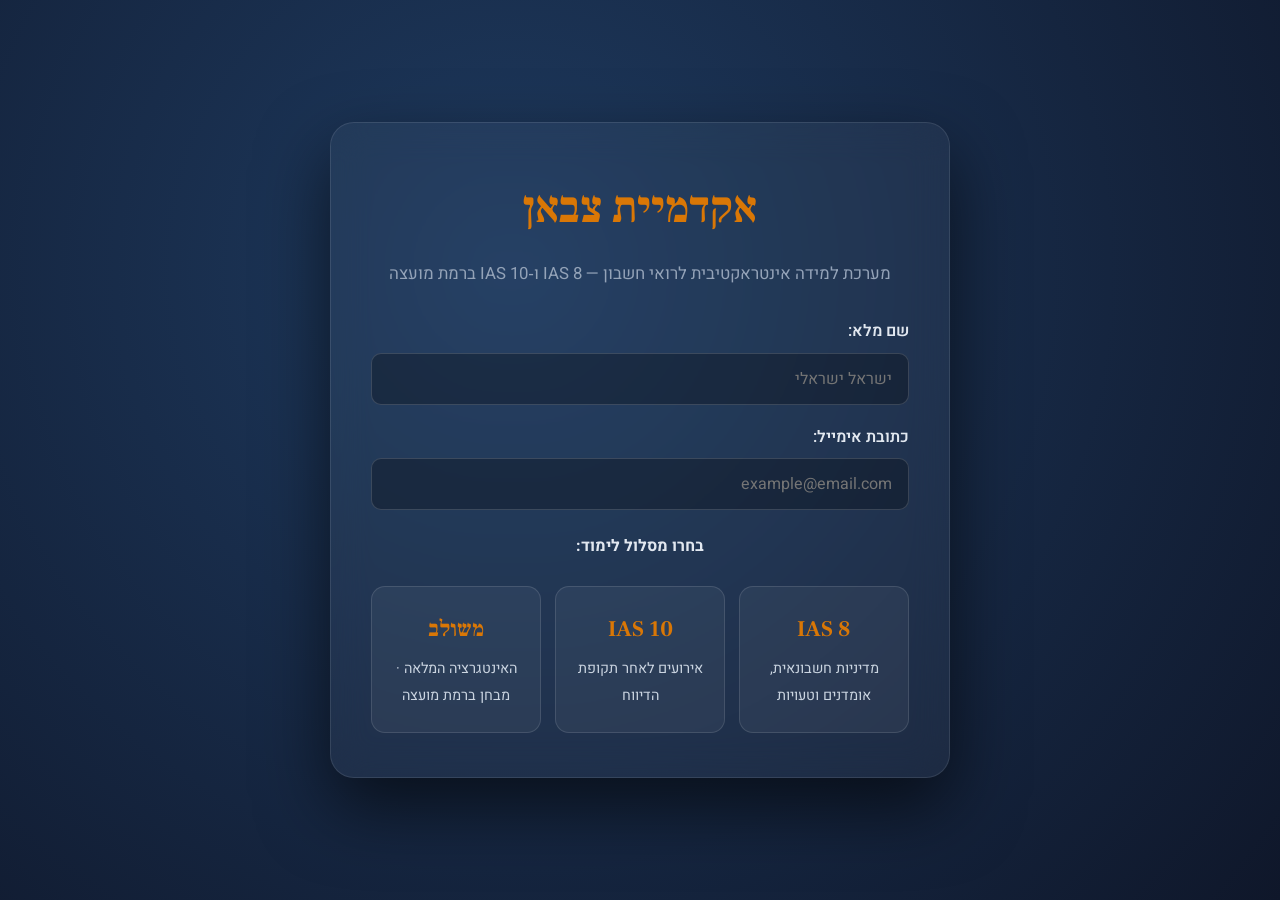
<file: games/ias-academy/index.html>
<!DOCTYPE html>
<html lang="he" dir="rtl">
<head>
<meta charset="UTF-8">
<meta name="viewport" content="width=device-width, initial-scale=1.0">
<title>אקדמיית צבאן — IAS 8 ו‑IAS 10 | מערכת למידה לרואי חשבון</title>
<link rel="preconnect" href="https://fonts.googleapis.com">
<link rel="preconnect" href="https://fonts.gstatic.com" crossorigin>
<link href="https://fonts.googleapis.com/css2?family=Frank+Ruhl+Libre:wght@500;700;900&family=Heebo:wght@300;400;500;600;700;800&display=swap" rel="stylesheet">
<style>
:root{
  --primary:#1e293b; --primary-light:#475569;
  --teal:#0f766e;    --amber:#d97706;
  --red:#991b1b;     --danger:#b91c1c;
  --success:#0f766e; --bg:#f4f4f5;
  --card:#ffffff;    --border:#e4e4e7;
  --shadow:0 10px 30px -10px rgba(0,0,0,.10);
}
*{box-sizing:border-box;margin:0;padding:0}
html{scroll-behavior:smooth}
body{font-family:'Heebo',sans-serif;background:var(--bg);color:#18181b;line-height:1.85;overflow-x:hidden}

/* ─── ONBOARDING ──────────────────────────────── */
#onboarding{
  position:fixed;inset:0;
  background:radial-gradient(circle at 40% 30%,#1e3a5f,#0f172a);
  z-index:1000;display:flex;justify-content:center;align-items:center;
  padding:20px;overflow-y:auto;color:#fff;
}
.ob-card{
  background:rgba(255,255,255,.04);backdrop-filter:blur(18px);
  border:1px solid rgba(255,255,255,.10);border-radius:24px;
  padding:44px 40px;width:100%;max-width:620px;text-align:center;
  box-shadow:0 30px 70px rgba(0,0,0,.6);
}
.ob-card h1{font-family:'Frank Ruhl Libre',serif;font-size:2.8rem;color:var(--amber);margin-bottom:8px}
.ob-card .sub{color:#94a3b8;margin-bottom:28px;font-size:1.05rem}
.inp-g{margin-bottom:18px;text-align:right}
.inp-g label{display:block;font-weight:600;color:#e2e8f0;margin-bottom:6px}
.inp-g input{width:100%;padding:13px 16px;border-radius:10px;border:1px solid rgba(255,255,255,.15);background:rgba(0,0,0,.28);color:#fff;font-size:1rem;font-family:'Heebo',sans-serif}
.inp-g input:focus{outline:2px solid var(--amber);border-color:transparent}
.track-grid{display:grid;grid-template-columns:repeat(3,1fr);gap:14px;margin-top:24px}
@media(max-width:580px){.track-grid{grid-template-columns:1fr}}
.track-card{background:rgba(255,255,255,.05);border:1px solid rgba(255,255,255,.12);border-radius:14px;padding:22px 16px;cursor:pointer;transition:all .2s}
.track-card:hover{background:var(--teal);border-color:#fff;transform:translateY(-3px);box-shadow:0 8px 24px rgba(0,0,0,.3)}
.track-card h3{font-family:'Frank Ruhl Libre',serif;font-size:1.4rem;color:var(--amber);margin-bottom:6px}
.track-card p{font-size:.9rem;color:#cbd5e1}

/* ─── TOP BAR ──────────────────────────────────── */
.top-bar{
  position:sticky;top:0;z-index:100;
  background:var(--primary);color:#fff;
  padding:14px 28px;display:flex;justify-content:space-between;align-items:center;
  box-shadow:var(--shadow);
}
.logo{font-family:'Frank Ruhl Libre',serif;font-size:1.55rem;font-weight:900;color:var(--amber)}
.stats{display:flex;gap:18px;align-items:center;flex-wrap:wrap}
.stat-pill{background:rgba(255,255,255,.09);padding:5px 13px;border-radius:99px;font-size:.88rem;font-weight:700;display:flex;align-items:center;gap:6px}
.hint-btn{cursor:pointer;background:none;border:1px solid rgba(255,255,255,.5);color:#fff;border-radius:4px;padding:2px 8px;font-size:.8rem;margin-right:6px}
.hint-btn:hover{background:rgba(255,255,255,.15)}
.nav-sel{background:var(--bg);color:#18181b;border:1px solid var(--border);padding:7px 11px;border-radius:8px;font-weight:600;cursor:pointer;max-width:240px;font-family:'Heebo',sans-serif}
.reset-btn{background:var(--danger);color:#fff;border:none;padding:7px 13px;border-radius:8px;font-weight:700;cursor:pointer;font-family:'Heebo',sans-serif}

/* ─── ASSISTANT ─────────────────────────────────── */
.avatar{
  position:fixed;bottom:28px;left:28px;width:90px;height:90px;
  border-radius:50%;border:3px solid var(--amber);
  box-shadow:0 8px 24px rgba(0,0,0,.35);
  cursor:grab;z-index:500;
  background:url('./avatar.png') center/cover;
  transition:transform .15s;
}
.avatar:active{cursor:grabbing;transform:scale(.94)}
.dlg{
  position:fixed;bottom:130px;left:28px;width:310px;
  background:#fff;border-radius:14px;padding:18px;
  box-shadow:0 15px 40px rgba(0,0,0,.18);border:1px solid var(--border);
  z-index:500;display:none;
}
.dlg::after{
  content:'';position:absolute;bottom:-9px;left:34px;
  border:9px solid transparent;border-top-color:#fff;
}
.dlg p{font-size:.95rem;margin-bottom:10px;line-height:1.5}
.dlg-close{float:left;background:var(--primary-light);color:#fff;border:none;border-radius:6px;padding:5px 12px;font-size:.82rem;font-weight:700;cursor:pointer}

/* ─── MAIN LAYOUT ───────────────────────────────── */
.wrap{max-width:980px;margin:36px auto 120px;padding:0 22px}
.slide{display:none;animation:fadeIn .35s ease}
.slide.active{display:block}
@keyframes fadeIn{from{opacity:0;transform:translateY(8px)}to{opacity:1;transform:translateY(0)}}

.card{background:var(--card);border-radius:20px;padding:42px;box-shadow:var(--shadow);border:1px solid var(--border);margin-bottom:28px}
.card h2{font-family:'Frank Ruhl Libre',serif;font-size:2.15rem;color:var(--primary);margin-bottom:18px;border-bottom:2px solid var(--amber);padding-bottom:10px}
.card h3{font-family:'Frank Ruhl Libre',serif;font-size:1.4rem;color:#1e293b;margin:26px 0 10px}
.card p{margin-bottom:13px}
.kicker{color:var(--amber);font-weight:800;text-transform:uppercase;font-size:.83rem;letter-spacing:.1em;margin-bottom:6px}
.card ul,.card ol{margin:10px 0 16px;padding-right:22px}
.card li{margin:5px 0}

/* Callout / Quote */
.qblock{background:#f1f5f9;border-right:4px solid var(--teal);padding:16px 20px;border-radius:6px;margin:16px 0;font-size:.96rem;line-height:1.7}
.qblock strong{color:#0f4c40}
.callout{border:1px solid var(--border);background:#fff;border-radius:12px;padding:16px 20px;margin:16px 0;box-shadow:var(--shadow)}
.callout.tip{border-right:5px solid var(--amber)}
.callout.trap{border-right:5px solid var(--red)}
.callout.key{border-right:5px solid var(--teal)}

/* Tables */
.tbl{width:100%;border-collapse:collapse;margin:20px 0;background:#fff;border-radius:12px;overflow:hidden;box-shadow:var(--shadow);font-size:.95rem}
.tbl th,.tbl td{padding:13px 16px;border-bottom:1px solid var(--border);text-align:right;vertical-align:top}
.tbl th{background:var(--primary);color:#fff;font-weight:700}
.tbl tr:last-child td{border-bottom:none}
.tbl-z tr:nth-child(even) td{background:#f8fafc}

/* Flowchart */
.flow{display:flex;flex-direction:column;align-items:center;gap:18px;margin:26px 0}
.flow-q{background:var(--primary);color:#fff;border-radius:12px;padding:14px 22px;text-align:center;font-weight:700;max-width:520px;cursor:pointer;transition:opacity .2s}
.flow-q:hover{opacity:.9}
.flow-n{background:var(--bg);border:2px solid var(--teal);border-radius:10px;padding:13px 20px;text-align:center;font-weight:600;max-width:520px;cursor:pointer;transition:all .18s}
.flow-n:hover{background:#e6fffa;transform:translateY(-2px)}
.flow-arr{width:2px;height:22px;background:var(--teal)}
.flow-arms{display:flex;gap:22px;flex-wrap:wrap;justify-content:center;width:100%}
.flow-arm{flex:1;min-width:220px;display:flex;flex-direction:column;align-items:center;gap:12px}
.flow-label{font-size:.78rem;font-weight:800;color:#64748b;text-transform:uppercase;letter-spacing:.06em}
.leaf{padding:12px 18px;border-radius:10px;color:#fff;font-weight:700;text-align:center;width:100%;font-size:.93rem}
.leaf.g{background:var(--success)}.leaf.r{background:var(--red)}.leaf.b{background:#2563eb}.leaf.a{background:var(--amber)}
.flow-info{margin-top:14px;background:#e6fffa;border:1px solid var(--teal);border-radius:10px;padding:14px;font-weight:600;display:none;text-align:center}

/* Q&A interactive */
.qa-box{background:#faf8f5;border-right:6px solid var(--amber);padding:24px;border-radius:12px;margin-top:22px}
.qa-box p{margin-bottom:6px}
.opts{display:flex;flex-direction:column;gap:11px;margin-top:16px}
.opt{background:#fff;border:2px solid var(--border);padding:14px 20px;border-radius:10px;text-align:right;font-size:1rem;font-weight:600;cursor:pointer;transition:all .18s;font-family:'Heebo',sans-serif;width:100%}
.opt:hover:not([disabled]){border-color:var(--teal);background:#f0fdfa}
.opt.correct{border-color:var(--success)!important;background:#f0fdf4;color:#115e59}
.opt.wrong{border-color:var(--danger)!important;background:#fef2f2;color:#991b1b}
.fb{margin-top:16px;padding:15px 18px;border-radius:10px;display:none;line-height:1.6;font-size:.97rem}
.fb.ok{background:#f0fdf4;border:1px solid var(--success);color:#115e59;display:block}
.fb.err{background:#fef2f2;border:1px solid var(--danger);color:#991b1b;display:block}

/* Exam */
.submit-exam{width:100%;margin-top:28px;padding:15px;border-radius:10px;border:none;background:linear-gradient(135deg,var(--teal),#0d9488);color:#fff;font-size:1.1rem;font-weight:800;cursor:pointer;font-family:'Heebo',sans-serif;box-shadow:0 4px 15px rgba(13,148,136,.35);transition:transform .18s}
.submit-exam:hover{transform:translateY(-2px)}

/* Nav */
.nav-row{display:flex;justify-content:space-between;margin-top:28px}
.nav-btn{padding:12px 26px;border-radius:10px;font-weight:700;cursor:pointer;border:none;font-size:1rem;font-family:'Heebo',sans-serif;transition:opacity .18s}
.nav-btn:hover{opacity:.85}
.nav-btn.prev{background:var(--border);color:#18181b}
.nav-btn.next{background:var(--teal);color:#fff}

/* ─── GAME ───────────────────────────────────────── */
#game-overlay{
  position:fixed;inset:0;background:rgba(15,23,42,.96);
  z-index:2000;display:none;justify-content:center;align-items:center;
  flex-direction:column;color:#fff;padding:20px;
}
.game-header{max-width:600px;text-align:center;margin-bottom:18px}
.game-header h2{font-family:'Frank Ruhl Libre',serif;font-size:2rem;color:var(--amber);margin-bottom:8px}
#game-canvas{display:block;border-radius:12px;border:4px solid var(--amber)}

/* ─── CERTIFICATE ────────────────────────────────── */
#cert-wrap{display:none;margin:30px auto;max-width:800px}
.cert{background:#fff;padding:60px;border:14px double var(--primary);text-align:center;color:#1e293b;box-shadow:0 12px 40px rgba(0,0,0,.12)}
.cert h1{font-family:'Frank Ruhl Libre',serif;font-size:2.9rem;color:var(--primary);margin-bottom:8px}
.cert .cert-sub{font-size:1.15rem;text-transform:uppercase;letter-spacing:3px;color:var(--amber);margin-bottom:38px}
.cert .recipient{font-size:2.2rem;font-weight:900;border-bottom:2px solid #cbd5e1;display:inline-block;padding:0 30px;margin-bottom:28px}
.cert .body{font-size:1.1rem;max-width:580px;margin:0 auto 44px;line-height:1.9}
.cert .grade{font-size:1.4rem;font-weight:800;color:var(--teal);margin-bottom:40px}
.cert-sigs{display:flex;justify-content:space-around;margin-top:40px}
.sig-name{font-family:'Frank Ruhl Libre',serif;font-style:italic;font-size:1.45rem;color:#475569;border-bottom:1px solid #cbd5e1;padding-bottom:8px;margin-bottom:5px}
.print-btn{margin-top:36px;padding:13px 26px;background:var(--teal);color:#fff;border:none;border-radius:8px;font-weight:800;cursor:pointer;font-family:'Heebo',sans-serif;font-size:1rem}

/* ─── PRINT ──────────────────────────────────────── */
@media print{
  body *{visibility:hidden}
  #cert-wrap,#cert-wrap *{visibility:visible}
  #cert-wrap{position:absolute;left:0;top:0;width:100%;margin:0}
  .cert{border:none;box-shadow:none;padding:20px}
  .print-btn,.avatar,.dlg,.top-bar,#game-overlay,#onboarding{display:none!important}
}

/* progress bar */
.progress-bar-wrap{height:6px;background:#e2e8f0;border-radius:99px;margin-bottom:30px;overflow:hidden}
.progress-bar{height:100%;background:linear-gradient(90deg,var(--teal),var(--amber));border-radius:99px;transition:width .4s}
</style>
</head>
<body>

<!-- ═══ ONBOARDING ═══ -->
<div id="onboarding">
  <div class="ob-card">
    <h1>אקדמיית צבאן</h1>
    <p class="sub">מערכת למידה אינטראקטיבית לרואי חשבון — IAS 8 ו‑IAS 10 ברמת מועצה</p>
    <div class="inp-g"><label for="sn">שם מלא:</label><input id="sn" type="text" placeholder="ישראל ישראלי"></div>
    <div class="inp-g"><label for="se">כתובת אימייל:</label><input id="se" type="email" placeholder="example@email.com"></div>
    <p style="margin-top:22px;font-weight:700;color:#e2e8f0">בחרו מסלול לימוד:</p>
    <div class="track-grid">
      <div class="track-card" onclick="startCourse('ias8')">
        <h3>IAS 8</h3>
        <p>מדיניות חשבונאית, אומדנים וטעויות</p>
      </div>
      <div class="track-card" onclick="startCourse('ias10')">
        <h3>IAS 10</h3>
        <p>אירועים לאחר תקופת הדיווח</p>
      </div>
      <div class="track-card" onclick="startCourse('combined')">
        <h3>משולב</h3>
        <p>האינטגרציה המלאה · מבחן ברמת מועצה</p>
      </div>
    </div>
  </div>
</div>

<!-- ═══ PACMAN GAME ═══ -->
<div id="game-overlay">
  <div class="game-header">
    <h2>🚨 אזלו המשאבים!</h2>
    <p>עליך לנצח את מיני-משחק "פק-צבאן" כדי להמשיך ללמוד.</p>
    <p>השתמש בחצי המקלדת לאסוף מטבעות התקינה — הימנע מרוחות הרפאים של ד"ר צבאן!</p>
  </div>
  <canvas id="game-canvas" width="640" height="420"></canvas>
</div>

<!-- ═══ VIRTUAL ASSISTANT ═══ -->
<div class="avatar" id="avatar" onclick="toggleDlg()"></div>
<div class="dlg" id="dlg">
  <p id="dlg-text">שלום! אני ד"ר צבאן. לחצו עלי בכל עת לקבלת טיפ חשבונאי.</p>
  <button class="dlg-close" onclick="closeDlg()">סגור</button>
</div>

<!-- ═══ TOP BAR ═══ -->
<div class="top-bar">
  <div class="logo" id="logo-txt">IAS CPA Academy</div>
  <div class="stats">
    <div class="stat-pill">חיים: <span id="lf-disp">❤️❤️❤️</span></div>
    <div class="stat-pill">רמזים: <span id="ht-disp">3</span> <button class="hint-btn" onclick="useHint()">השתמש</button></div>
    <select class="nav-sel" id="nav-sel" onchange="jumpTo(this.value)"></select>
    <button class="reset-btn" onclick="resetApp()">איפוס</button>
  </div>
</div>

<!-- ═══ CONTENT WRAPPER ═══ -->
<div class="wrap" id="wrap">
  <div class="progress-bar-wrap"><div class="progress-bar" id="pbar" style="width:0%"></div></div>
  <div id="slides-root"></div>
  <div class="nav-row">
    <button class="nav-btn prev" id="prev-btn" onclick="go(-1)">→ הקודם</button>
    <button class="nav-btn next" id="next-btn" onclick="go(1)">הבא ←</button>
  </div>
</div>

<!-- ═══ CERTIFICATE ═══ -->
<div class="wrap" id="cert-wrap">
  <div class="cert">
    <h1>תעודת גמר</h1>
    <div class="cert-sub">Certificate of Completion</div>
    <div class="recipient" id="cert-name"></div>
    <div class="body" id="cert-body"></div>
    <div class="grade" id="cert-grade"></div>
    <div class="cert-sigs">
      <div>
        <div class="sig-name">Dr. Shay Tzaban</div>
        <div>ד"ר שי צבאן</div>
        <div style="font-size:.82rem;color:#64748b">מומחה לכלכלת האושר ולתקינה חשבונאית</div>
      </div>
    </div>
    <button class="print-btn" onclick="window.print()">הדפסה / שמירה כ‑PDF</button>
  </div>
</div>

<script>
/* ════════════════════════════════════════════════
   STATE
════════════════════════════════════════════════ */
let studentName='', studentEmail='', track='', curSlide=0;
let lifelines=3, hints=3, examAnswers={};
const ADVICE=[
  'מדיניות מיושמת למפרע; אומדן מיושם מכאן ולהבא — אל תבלבלו!',
  'ניתן לשנות מדיניות רק כאשר התקן מחייב זאת או שהמידע הופך רלוונטי ומהימן יותר.',
  'אירוע מחייב התאמה = נסיבות שהתקיימו לפני 31.12 שהמידע המאוחר רק מאיר אותן.',
  'טעות מתרחשת כאשר מידע שהיה זמין בשעתו לא שומש כהלכה. זאת בניגוד לאומדן, שם מדובר במידע חדש.',
  'הכרזת דיבידנד לאחר תקופת הדיווח לעולם אינה מהווה התחייבות ביום המאזן.',
  'אם הנחת העסק החי קורסת בחלון הזמן — כל הדוחות מוצגים מחדש על בסיס ערכי מימוש.',
  'תיקון טעות לעולם אינו עובר דרך דוח רווח והפסד השוטף — אלא מתקן את יתרת הפתיחה.',
  'שינוי שיטת פחת = שינוי אומדן. שינוי מודל מדידה (עלות ↔ שווי הוגן) = שינוי מדיניות.',
];

/* ════════════════════════════════════════════════
   CURRICULUM  — IAS 8
════════════════════════════════════════════════ */
const ias8Slides=[
{k:'מבוא',t:'IAS 8 — מפת הדרכים',c:`
<p>IAS 8 מסדיר שלוש קטגוריות המשפיעות על האופן שבו נמדד ומוצג מידע פיננסי:</p>
<table class="tbl tbl-z"><thead><tr><th>קטגוריה</th><th>הגדרה</th><th>טיפול</th><th>מבחן המפתח</th></tr></thead>
<tbody>
<tr><td><strong>מדיניות חשבונאית</strong></td><td>עקרונות, בסיסים, מוסכמות וכללים ספציפיים להכנת הדוחות</td><td>למפרע (Retrospective)</td><td>האם שונה עקרון המדידה עצמו?</td></tr>
<tr><td><strong>שינוי אומדן</strong></td><td>עדכון ערך הנובע ממידע חדש או ניסיון נוסף, לא טעות</td><td>מכאן ולהבא (Prospective)</td><td>האם הגיע מידע חדש שלא היה זמין?</td></tr>
<tr><td><strong>תיקון טעות</strong></td><td>השמטה/מצג שגוי שנבע מאי-שימוש במידע שהיה זמין</td><td>הצגה מחדש למפרע (Restatement)</td><td>האם המידע היה זמין בזמנו?</td></tr>
</tbody></table>
<div class="callout key"><strong>עיקרון הזהב:</strong> השאלה תמיד היא — האם מדובר בשינוי שיטה, בהתפתחות חדשה, או בשגיאה? התשובה קובעת את אופן הטיפול לחלוטין.</div>
`},
{k:'חלק 1',t:'מדיניות חשבונאית — הגדרה והיררכיה',c:`
<div class="qblock"><strong>IAS 8.5:</strong> "מדיניות חשבונאית הם העקרונות, הבסיסים, המוסכמות, הכללים והנהלים הספציפיים שישות מיישמת בהכנת דוחותיה הכספיים והצגתם."</div>
<h3>היררכיית הבחירה (IAS 8.7, 8.10–12)</h3>
<ol><li>יישם את התקן/פרשנות הספציפיים החלים על העסקה.</li>
<li>בהיעדר תקן ספציפי — הפעל שיקול דעת: (א) תקנים העוסקים בנושאים דומים; (ב) הגדרות המסגרת המושגית; (ג) פרסומי גופי תקינה אחרים בעלי מסגרת דומה.</li></ol>
<h3>מה אינו שינוי מדיניות? (IAS 8.16)</h3>
<ul>
<li>יישום מדיניות לגבי עסקאות <strong>שונות במהותן</strong> מאלו שהתרחשו קודם.</li>
<li>יישום מדיניות חדשה לגבי עסקאות <strong>שלא התרחשו קודם</strong> או שהיו לא-מהותיות.</li>
</ul>
<div class="qa-box">
<p><strong>שאלה אינטראקטיבית:</strong> חברה עברה מהערכת מלאי לפי FIFO לשיטת ממוצע משוקלל כדי להתאים לחברות ענף מובילות ולשפר כושר ההשוואה. כיצד יסווג שינוי זה?</p>
<div class="opts">
<button class="opt" onclick="chk(this,true,'נכון! מעבר בין שיטות מלאי הוא שינוי במדיניות חשבונאית (עקרון המדידה עצמו השתנה). הטיפול — יישום למפרע עם עדכון נתוני השוואה.',1)">שינוי מדיניות חשבונאית — יישום למפרע.</button>
<button class="opt" onclick="chk(this,false,'לא נכון. שינוי בין שיטות הערכת מלאי הוא שינוי מדיניות, לא אומדן. ה-IAS 2 מגדיר שיטות מלאי כמדיניות.',1)">שינוי אומדן — יישום מכאן ולהבא.</button>
</div>
<div class="fb" id="feedback-1"></div>
</div>
`},
{k:'חלק 2',t:'שינוי מדיניות — מתי ואיך',c:`
<div class="qblock"><strong>IAS 8.14 — "משוכת ההצדקה":</strong> ישות תשנה מדיניות אך ורק אם: (א) השינוי נדרש על‑ידי תקן/פרשנות, <em>או</em> (ב) השינוי יביא למידע <strong>מהימן ורלוונטי יותר</strong> בדבר עסקאות, אירועים ונסיבות.</div>
<h3>יישום למפרע (IAS 8.19–22)</h3>
<p>מתאימים את <strong>יתרת הפתיחה</strong> של כל רכיב הון מושפע לתקופה הקודמת המוקדמת ביותר המוצגת, כאילו המדיניות החדשה יושמה <em>מאז ומעולם</em>. גם נתוני ההשוואה מוצגים מחדש.</p>
<h3>מגבלת מעשיוּת (IAS 8.23–25)</h3>
<p>אם יישום למפרע אינו <em>מעשי</em> (Impracticable) — מיישמים מהמועד המוקדם ביותר האפשרי ומסבירים זאת בגילוי. <strong>בברירת מחדל במבחני מועצה — היישום מעשי.</strong></p>
<div class="qa-box">
<p><strong>שאלה אינטראקטיבית:</strong> חברה בנדל"ן החליטה לעבור ממודל העלות למודל השווי ההוגן לגבי נדל"ן להשקעה (IAS 40), מכיוון שהמידע הופך רלוונטי יותר למשקיעים. שווי הנדל"ן ב-31.12.2020 היה 1,500,000 ש"ח לעומת עלות בספרים של 1,000,000 ש"ח. מה ייכלל בדוחות 2021 (שנת השינוי)?</p>
<div class="opts">
<button class="opt" onclick="chk(this,true,'נכון! שינוי מדיניות מיושם למפרע. יתרת הפתיחה של העודפים ב-1.1.2021 תגדל ב-500,000 ש"ח (בניכוי מס, אם רלוונטי), ונתוני ההשוואה של 2020 יוצגו מחדש לפי שווי הוגן.',2)">הגדלת עודפי פתיחה ב-500,000 ש"ח ביום 1.1.2021 (יישום למפרע של שינוי מדיניות).</button>
<button class="opt" onclick="chk(this,false,'לא נכון. זהו שינוי מדיניות, לא אומדן. לא מכירים ברווח בדוח רווח והפסד של 2021 — מתאימים את יתרת הפתיחה.',2)">הכרה ברווח של 500,000 ש"ח בדוח רווח והפסד של שנת 2021.</button>
</div>
<div class="fb" id="feedback-2"></div>
</div>
`},
{k:'חלק 3',t:'שינויים באומדנים חשבונאיים',c:`
<div class="qblock"><strong>IAS 8.36:</strong> שינוי אומדן יוכר מכאן ולהבא (Prospective). <strong>אין</strong> לשנות מספרי השוואה של תקופות קודמות. שינוי אומדן מוכר בדוח רווח והפסד של התקופה השוטפת ותקופות עתידיות מושפעות.</div>
<h3>דוגמאות מובהקות לשינויי אומדן</h3>
<table class="tbl"><thead><tr><th>אומדן</th><th>מה עשוי להשתנות</th></tr></thead>
<tbody>
<tr><td>אורך חיים שימושיים</td><td>שחיקה מהירה מהצפוי, שינוי טכנולוגי</td></tr>
<tr><td>ערך שייר</td><td>שוק שווי הוגן חדש, מגמות שוק</td></tr>
<tr><td>שיטת פחת</td><td>שינוי בדפוס צריכת ההטבות הכלכליות</td></tr>
<tr><td>הפרשה לחובות מסופקים</td><td>ניסיון גבייה, שינוי בסיכון אשראי</td></tr>
<tr><td>שווי הוגן פיננסי</td><td>מודל הערכה, שינוי נסיבות שוק</td></tr>
</tbody></table>
<div class="qblock"><strong>IAS 8.35 — שובר השוויון:</strong> כאשר קשה להבחין בין שינוי מדיניות לשינוי אומדן, השינוי יטופל כ<strong>שינוי אומדן</strong> (מכאן ולהבא).</div>
<div class="qa-box">
<p><strong>שאלה:</strong> מכונה נרכשה ב-2020 ואורך חייה השימושיים הוערך ב-10 שנים. ב-2023 (לאחר 3 שנות שימוש), לאור בלאי מהיר יותר מהצפוי, שונה אורך החיים ל-4 שנים נוספות בלבד (7 שנות סה"כ). כיצד מטפלים?</p>
<div class="opts">
<button class="opt" onclick="chk(this,false,'לא נכון. שינוי אורך חיים שימושיים הוא שינוי אומדן (Prospective). אין לתקן פחת תקופות קודמות.',3)">תיקון למפרע של הפחת בשנים 2020–2022.</button>
<button class="opt" onclick="chk(this,true,'מדויק! שינוי אורך חיים = שינוי אומדן. יתרת הערך בספרים נפרסת על פני 4 השנים שנותרו מ-2023 ואילך, ללא השפעה על נתוני עבר.',3)">פריסת יתרת הנכס על פני 4 השנים הנותרות — מכאן ולהבא.</button>
</div>
<div class="fb" id="feedback-3"></div>
</div>
`},
{k:'חלק 4',t:'תיקון טעויות — Restatement',c:`
<div class="qblock"><strong>IAS 8.41:</strong> טעויות כוללות טעויות מתמטיות, שגיאה ביישום מדיניות, היסח הדעת, פרשנות שגויה של עובדות, ותרמית — כל עוד מדובר בשימוש לרעה (או אי-שימוש) ב<strong>מידע שהיה זמין ומהימן</strong> בעת הכנת הדוחות.</div>
<div class="qblock"><strong>IAS 8.42:</strong> ישות תתקן טעויות מהותיות של תקופה קודמת <strong>למפרע</strong> בדוחות הראשונים שאושרו לפרסום לאחר גילוין — על-ידי הצגה מחדש של נתוני ההשוואה, או הצגה מחדש של יתרות הפתיחה אם הטעות אירעה לפני התקופה הקודמת המוקדמת ביותר.</div>
<h3>השפעת מסים על תיקון טעויות</h3>
<p>כאשר מתקנים טעות, הרווח הנוכחי לאחר מס מושפע הפוך. למשל, אם בשנת 2020 רשמנו הוצאה פחותה ב-100,000 ש"ח (טעות), הרי שהרווח של 2020 היה מנופח ב-100,000 ש"ח. המס שנגבה היה גבוה מהנדרש ב-100,000 × שיעור המס. לכן <strong>הקטנת העודפים הפתיחה נטו ממס</strong>.</p>
<div class="callout trap"><strong>מלכודת:</strong> תיקון טעות <em>לעולם</em> אינו עובר דרך דוח רווח והפסד השוטף. גם אם התגלה ב-2022, הוא מתוקן בעודפי הפתיחה של 2021, לא ברווח 2022.</div>
<div class="qa-box">
<p><strong>שאלה:</strong> בשנת 2023 התגלה שבדוחות 2021 הושמטה הוצאת פחת של 200,000 ש"ח עקב שגיאת תוכנה. שיעור המס 25%. הדוחות ל-2022 כבר פורסמו. כיצד תתוקן הטעות בדוחות 2023?</p>
<div class="opts">
<button class="opt" onclick="chk(this,true,'נכון! הטעות שייכת ל-2021. בדוחות 2023, נתוני ההשוואה של 2021 יוצגו מחדש (פחת מוגדל, נכס מופחת). יתרת הפתיחה של העודפים ב-1.1.2022 תקטן ב-150,000 ש"ח (200,000 × 75%) נטו ממס.',4)">הצגה מחדש למפרע: תיקון 2021 ויתרת פתיחה עודפים 2022 מוקטנת ב-150,000 ש"ח.</button>
<button class="opt" onclick="chk(this,false,'לא נכון. הוצאה של 200,000 ש"ח בדוח רווח והפסד 2023 היא טיפול שגוי. טעות עבר מתוקנת בנתוני ההשוואה ובעודפי הפתיחה, לא ברווח השוטף.',4)">רישום הוצאה של 200,000 ש"ח בדוח רווח והפסד של שנת 2023.</button>
</div>
<div class="fb" id="feedback-4"></div>
</div>
`},
{k:'שאלות ברמת מועצה',t:'תרחישים מתקדמים — IAS 8',c:`
<div class="qa-box">
<p><strong>שאלה 1 — ממשק אומדן ומדיניות:</strong> חברה שינתה את שיטת הפחת של מכונות מקו ישר לשיטת ספרות השנים (Sum-of-Years Digits). מהו הסיווג הנכון?</p>
<div class="opts">
<button class="opt" onclick="chk(this,false,'לא נכון. לפי IAS 8, שינוי שיטת פחת משקף שינוי בדפוס צריכת ההטבות הכלכליות — וזהו שינוי אומדן, לא מדיניות.',5)">שינוי מדיניות — יישום למפרע עם עדכון נתוני השוואה.</button>
<button class="opt" onclick="chk(this,true,'נכון! שיטת הפחת היא אומדן לדפוס הצריכה. שינוי שיטת פחת = שינוי אומדן = מכאן ולהבא בלבד.',5)">שינוי אומדן — יישום מכאן ולהבא, ללא שינוי נתוני עבר.</button>
</div>
<div class="fb" id="feedback-5"></div>
</div>
<div class="qa-box" style="margin-top:20px">
<p><strong>שאלה 2 — תיקון עם הפרשה ומסים:</strong> חברה גילתה שבשנת 2021 לא נרשמה הוצאה לאחריות מוצר (Warranty) בסך 500,000 ש"ח, שלפי כל הנהלים הנדרשים הייתה צריכה להיות מוכרת. מס חברות 23%. מהי ההשפעה המצטברת על יתרת עודפי הפתיחה ב-1.1.2022?</p>
<div class="opts">
<button class="opt" onclick="chk(this,true,'נכון! טעות — לא נרשמה הוצאה שהייתה צריכה להיות. הרווח 2021 נופח ב-500,000. המס ששולם היה גבוה ב-115,000 (500,000 × 23%). הפחתת עודפים נטו = 500,000 - 115,000 = 385,000 ש"ח.',6)">הקטנת עודפי פתיחה 1.1.2022 ב-385,000 ש"ח (נטו ממס: 500,000 × 77%).</button>
<button class="opt" onclick="chk(this,false,'לא נכון. יש לקחת בחשבון את השפעת המס. ההוצאה שלא נרשמה גרמה לתשלום מס-יתר של 115,000, ולכן ההפחתה נטו היא 385,000 ש"ח.',6)">הקטנת עודפי פתיחה 1.1.2022 ב-500,000 ש"ח (ברוטו, ללא מס).</button>
</div>
<div class="fb" id="feedback-6"></div>
</div>
`},
{k:'מבחן מסכם',t:'מבחן הסמכה — IAS 8',c:`
<div id="exam-ias8">
<p>ענו על 4 השאלות. ציון 60 ומעלה → תעודת גמר רשמית בחתימת ד"ר שי צבאן.</p>
<div class="qa-box" style="margin-top:18px">
<p><strong>שאלה 1:</strong> מעבר משיטת FIFO לממוצע משוקלל להערכת מלאי מסווג כ:</p>
<div class="opts">
<button class="opt" onclick="sel(0,0,this)">שינוי מדיניות חשבונאית.</button>
<button class="opt" onclick="sel(0,1,this)">שינוי אומדן חשבונאי.</button>
</div></div>
<div class="qa-box" style="margin-top:18px">
<p><strong>שאלה 2:</strong> שינוי שיטת פחת מקו ישר לספרות השנים מסווג כ:</p>
<div class="opts">
<button class="opt" onclick="sel(1,0,this)">שינוי מדיניות חשבונאית.</button>
<button class="opt" onclick="sel(1,1,this)">שינוי אומדן חשבונאי.</button>
</div></div>
<div class="qa-box" style="margin-top:18px">
<p><strong>שאלה 3:</strong> טעות מהותית משנה קודמת מטופלת:</p>
<div class="opts">
<button class="opt" onclick="sel(2,0,this)">למפרע — הצגה מחדש של נתוני ההשוואה ויתרת הפתיחה.</button>
<button class="opt" onclick="sel(2,1,this)">מכאן ולהבא — הכרה בהשפעה ברווח השוטף.</button>
</div></div>
<div class="qa-box" style="margin-top:18px">
<p><strong>שאלה 4:</strong> כאשר קשה להבחין בין שינוי מדיניות לשינוי אומדן, IAS 8 קובע כי יש לטפל בשינוי כ:</p>
<div class="opts">
<button class="opt" onclick="sel(3,0,this)">שינוי מדיניות (למפרע).</button>
<button class="opt" onclick="sel(3,1,this)">שינוי אומדן (מכאן ולהבא).</button>
</div></div>
<button class="submit-exam" onclick="submitExam(4,[0,1,0,1],'IAS 8 — מדיניות, אומדנים וטעויות')">הגש מבחן ⟶</button>
</div>`}
];

/* ════════════════════════════════════════════════
   CURRICULUM  — IAS 10
════════════════════════════════════════════════ */
const ias10Slides=[
{k:'מבוא',t:'IAS 10 — חלון הזמן החשבונאי',c:`
<p>IAS 10 עוסק אך ורק באירועים המתרחשים בחלון הזמן הבא:</p>
<div class="flow"><div class="flow-n">📅 31.12 — תום תקופת הדיווח (יום המאזן)</div><div class="flow-arr"></div>
<div class="flow-n" style="border-color:var(--amber)">⏳ חלון הזמן: הכנת הדוחות ובדיקתם</div><div class="flow-arr"></div>
<div class="flow-n">✅ מועד אישור הדוחות לפרסום על-ידי הדירקטוריון</div></div>
<table class="tbl tbl-z"><thead><tr><th>סוג אירוע</th><th>הגדרה</th><th>טיפול</th></tr></thead>
<tbody>
<tr><td><strong>מחייב התאמה</strong></td><td>מאיר נסיבות שהתקיימו לפני 31.12</td><td>עדכון סכומי הדוחות</td></tr>
<tr><td><strong>שאינו מחייב התאמה</strong></td><td>מעיד על נסיבות שנוצרו לאחר 31.12</td><td>גילוי בלבד בביאורים (אם מהותי)</td></tr>
</tbody></table>
<div class="callout key"><strong>שאלת המפתח:</strong> האם <em>הנסיבה שהולידה את האירוע</em> התקיימה לפני או אחרי 31.12? זהו הקריטריון היחיד.</div>
`},
{k:'חלק 1',t:'מועד האישור לפרסום (IAS 10.4–7)',c:`
<div class="qblock"><strong>IAS 10.4–7:</strong> מועד האישור לפרסום הוא המועד שבו ההנהלה (הגוף המוסמך — בדרך כלל הדירקטוריון) מאשרת את הדוחות לפרסום. <strong>אישור האסיפה הכללית של בעלי המניות אינו מועד האישור!</strong> אירועים לאחר מועד אישור הדירקטוריון אינם כלל בתחום התקן.</div>
<div class="callout tip"><strong>גילוי נדרש (IAS 10.17):</strong> הישות תגלה: (א) את מועד אישור הדוחות לפרסום; (ב) מי נתן את האישור.</div>
<div class="qa-box">
<p><strong>שאלה:</strong> הדירקטוריון אישר את הדוחות ל-31.12.2021 ביום 15.3.2022. האסיפה הכללית אישרה אותם ב-1.5.2022. אירוע חשוב אירע ב-20.4.2022. האם יש לשקפו בדוחות 2021?</p>
<div class="opts">
<button class="opt" onclick="chk(this,false,'לא נכון. מועד האישור הקובע הוא 15.3.2022 (אישור הדירקטוריון). אירוע שאירע ב-20.4 הוא מחוץ לחלון הזמן של IAS 10 לגבי דוחות 2021.',1)">כן — כי האסיפה הכללית עדיין לא אישרה ב-20.4.</button>
<button class="opt" onclick="chk(this,true,'נכון! מועד האישור הקובע הוא 15.3 (הדירקטוריון). אירועים לאחר מכן שייכים לשנת 2022 ואינם חלק מדוחות 2021.',1)">לא — האישור הרלוונטי הוא של הדירקטוריון ב-15.3, ולכן האירוע מחוץ לחלון.</button>
</div>
<div class="fb" id="feedback-1"></div>
</div>
`},
{k:'חלק 2',t:'אירועים מחייבי התאמה (IAS 10.8–9)',c:`
<div class="qblock"><strong>IAS 10.8:</strong> ישות תתאים את הסכומים שהוכרו בדוחותיה לשקף אירועים מחייבי התאמה שלאחר תקופת הדיווח.</div>
<h3>חמש הדוגמאות המנויות בסעיף 10.9</h3>
<table class="tbl"><thead><tr><th>סעיף</th><th>האירוע</th><th>ההיגיון</th></tr></thead>
<tbody>
<tr><td>10.9(א)</td><td>הכרעת תביעה משפטית</td><td>מאשרת מחויבות בהווה שהייתה קיימת ב-31.12</td></tr>
<tr><td>10.9(ב)</td><td>מידע על ירידת ערך נכס (פשיטת רגל לקוח, מכירת מלאי)</td><td>מאיר NRV / ערך בר-השבה שהיה קיים ב-31.12</td></tr>
<tr><td>10.9(ג)</td><td>קביעת עלות/תמורת נכסים שנרכשו/נמכרו לפני 31.12</td><td>מדייק את מחיר העסקה שהייתה ב-31.12</td></tr>
<tr><td>10.9(ד)</td><td>קביעת בונוסים/השתתפות ברווחים</td><td>החובה הייתה קיימת ב-31.12 (מחויבות משתמעת)</td></tr>
<tr><td>10.9(ה)</td><td>גילוי תרמית/טעויות</td><td>טעויות מתוקנות לפי IAS 8 למפרע</td></tr>
</tbody></table>
<div class="qa-box">
<p><strong>שאלה:</strong> לקוח חשוב שהיה חייב 400,000 ש"ח ב-31.12.2021 החל לחוות קשיים כלכליים חמורים כבר בנובמבר 2021. ביום 28.1.2022, טרם אישור הדוחות, הוכרז כפושט רגל ושיעור ההחזר הצפוי עומד על 10% בלבד. מה הטיפול?</p>
<div class="opts">
<button class="opt" onclick="chk(this,true,'נכון מאוד! הקשיים הכלכליים החלו לפני 31.12 (נובמבר 2021). פשיטת הרגל בינואר מאשרת שהחוב היה פגום כבר ביום המאזן. זהו אירוע מחייב התאמה — יש לרשום הפרשה של 360,000 ש"ח (90% × 400,000).',2)">אירוע מחייב התאמה — הפרשה של 360,000 ש"ח בדוחות 31.12.2021.</button>
<button class="opt" onclick="chk(this,false,'לא נכון. פשיטת הרגל היא תוצאה של קשיים שהחלו לפני 31.12 — ולכן זוהי נסיבה שהתקיימה ביום המאזן. נדרשת הפרשה.',2)">אינו מחייב התאמה — גילוי בלבד בביאורים כי פשיטת הרגל התרחשה ב-2022.</button>
</div>
<div class="fb" id="feedback-2"></div>
</div>
`},
{k:'חלק 3',t:'אירועים שאינם מחייבי התאמה — גילוי בלבד',c:`
<div class="qblock"><strong>IAS 10.10:</strong> ישות לא תתאים את הסכומים שהוכרו בדוחותיה לשקף אירועים שאינם מחייבי התאמה.</div>
<div class="qblock"><strong>IAS 10.21–22 — גילוי:</strong> אם האירוע מהותי — גלה: (א) מהות האירוע; (ב) אומדן ההשפעה הכספית או הצהרה שאין ביכולת לאמוד.</div>
<h3>דוגמאות מ-IAS 10.22</h3>
<ul>
<li>שרפה שהשמידה מתקן מרכזי לאחר תום התקופה.</li>
<li>צירוף עסקים מהותי שנסגר לאחר תום התקופה.</li>
<li>הפסקת פעילות (Discontinued Operations) מתוכננת.</li>
<li>ירידה חדה בשווי ההוגן של השקעות לאחר 31.12.</li>
<li>שינויי מס שנחקקו לאחר תום התקופה ומשפיעים על מסים נדחים.</li>
</ul>
<div class="callout trap"><strong>המלכודת הגדולה:</strong> <strong>שרפה</strong> שמשמידה מפעל ב-5 בינואר = נסיבה חדשה = <u>אינו מחייב התאמה</u>. לעומת זאת <strong>פשיטת רגל לקוח</strong> שהחלו קשייו בדצמבר = נסיבה ישנה = <u>מחייב התאמה</u>. ההבדל: מתי נוצרה הנסיבה!</div>
<div class="qa-box">
<p><strong>שאלה:</strong> ביום 12.2.2022, לאחר 31.12.2021 אך לפני אישור הדוחות, פרסמה הממשלה חוק המעלה את שיעור מס החברות מ-23% ל-26%. כיצד ישפיע הדבר על דוחות 31.12.2021?</p>
<div class="opts">
<button class="opt" onclick="chk(this,false,'לא נכון. שינוי חקיקת מס שנחקק לאחר תום התקופה הוא אירוע שאינו מחייב התאמה (נסיבה חדשה). אין לעדכן את נכסי/התחייבויות המסים הנדחים ב-31.12.2021.',3)">יש לעדכן את נכסי/התחייבויות המסים הנדחים לפי שיעור המס החדש (26%).</button>
<button class="opt" onclick="chk(this,true,'נכון! שינוי מס שנחקק לאחר 31.12 הוא אינו מחייב התאמה. המסים הנדחים נמדדים לפי שיעור המס שהיה בתוקף או שנחקק מהותית ב-31.12 (23%). ניתן גילוי בביאורים.',3)">גילוי בלבד בביאורים. המסים הנדחים נמדדים לפי שיעור 23% (בתוקף ב-31.12).</button>
</div>
<div class="fb" id="feedback-3"></div>
</div>
`},
{k:'חלק 4',t:'עסק חי ודיבידנד — שני חריגים מרכזיים',c:`
<div class="qblock"><strong>IAS 10.14–15 — עסק חי:</strong> ישות לא תכין את דוחותיה על בסיס עסק חי אם לאחר תקופת הדיווח ההנהלה קובעת שבכוונתה לפרק או להפסיק את פעילות הישות, או שאין חלופה. זהו <em>חריג העל</em> — שינוי בסיס ההצגה של כל הדוחות, לא רק "התאמה" של סעיף אחד.</div>
<div class="qblock"><strong>IAS 10.12–13 — דיבידנד:</strong> "אם הוכרזו דיבידנדים לאחר תקופת הדיווח, הישות לא תכיר בהם כהתחייבות בתום תקופת הדיווח." גילוי בלבד בביאורים.</div>
<div class="qa-box">
<p><strong>שאלה:</strong> הדירקטוריון הכריז ב-14.2.2022 (לפני אישור הדוחות) על דיבידנד של 700,000 ש"ח לבעלי המניות. האם יש להכיר בהתחייבות במאזן ב-31.12.2021?</p>
<div class="opts">
<button class="opt" onclick="chk(this,false,'לא נכון. IAS 10.12 מפורש: דיבידנד שהוכרז לאחר תקופת הדיווח אינו מהווה התחייבות ביום המאזן, מאחר שב-31.12 עדיין לא הייתה מחויבות.',4)">כן — יש להכיר ב-700,000 ש"ח כהתחייבות ב-31.12.2021.</button>
<button class="opt" onclick="chk(this,true,'מדויק! IAS 10.12 ברור: לא מכירים בדיבידנד שהוכרז לאחר תאריך הדיווח כהתחייבות. ניתן גילוי בביאורים בלבד.',4)">לא — גילוי בלבד בביאורים, ללא רישום התחייבות.</button>
</div>
<div class="fb" id="feedback-4"></div>
</div>
`},
{k:'שאלות ברמת מועצה',t:'תרחישים מתקדמים — IAS 10',c:`
<div class="qa-box">
<p><strong>שאלה 1 — מכירת מלאי לאחר 31.12:</strong> ב-31.12.2021 הוחזק מלאי בעלות של 500,000 ש"ח. ב-20.1.2022, לפני אישור הדוחות, נמכר המלאי תמורת 420,000 ש"ח בלבד — הפסד של 80,000 ש"ח — בשל ירידת ביקושים עונתית טבעית שהחלה ב-2022. כיצד יוצג המלאי ב-31.12.2021?</p>
<div class="opts">
<button class="opt" onclick="chk(this,false,'לא נכון. ירידת הביקושים החלה ב-2022 — זוהי נסיבה חדשה. NRV ב-31.12 לא ירד. לכן לא נבצע הפחתה.',5)">יש להפחית את ערך המלאי ב-80,000 ש"ח ב-31.12.2021 (מחייב התאמה).</button>
<button class="opt" onclick="chk(this,true,'נכון! ירידת ביקושים החלה ב-2022. ביום 31.12.2021 ה-NRV עדיין עלה על העלות. המכירה בינואר אינה מאירה נסיבה שהייתה ב-31.12 — היא תוצאה של נסיבה חדשה. המלאי יוצג לפי עלות.',5)">המלאי יוצג לפי עלותו של 500,000 ש"ח (אינו מחייב התאמה).</button>
</div>
<div class="fb" id="feedback-5"></div>
</div>
<div class="qa-box" style="margin-top:20px">
<p><strong>שאלה 2 — מניות הטבה:</strong> ב-5.2.2022 (לפני אישור דוחות 2021) הוכרז על הנפקת מניות הטבה ביחס 1:2 (לכל מניה קיימת מוסף חצי מניה). כיצד יוצג הרווח למניה הבסיסי (EPS) בדוחות 2021?</p>
<div class="opts">
<button class="opt" onclick="chk(this,true,'נכון! לפי IAS 33, מניות הטבה מחייבות חישוב EPS רטרואקטיבי (כאילו הונפקו בתחילת התקופה) לכל התקופות המוצגות — כולל נתוני ההשוואה. זהו חריג ייחודי.',6)">EPS מחושב רטרואקטיבית כאילו מניות ההטבה הונפקו בתחילת 2021 ולכל תקופות ההשוואה.</button>
<button class="opt" onclick="chk(this,false,'לא נכון. מניות הטבה הן חריג מיוחד — בניגוד לדיבידנד רגיל, הן מחייבות חישוב מחדש רטרואקטיבי של EPS.',6)">EPS מחושב רק החל ממועד הנפקת מניות ההטבה בפברואר 2022.</button>
</div>
<div class="fb" id="feedback-6"></div>
</div>
`},
{k:'מבחן מסכם',t:'מבחן הסמכה — IAS 10',c:`
<div id="exam-ias10">
<p>ענו על 4 השאלות. ציון 60 ומעלה → תעודת גמר.</p>
<div class="qa-box" style="margin-top:18px">
<p><strong>שאלה 1:</strong> לקוח חב 200,000 ש"ח ב-31.12. קשיים כלכליים שהחלו בנובמבר. ביום 10.1 הוכרז כפושט רגל (0% החזר). הטיפול:</p>
<div class="opts">
<button class="opt" onclick="sel(0,0,this)">אירוע מחייב התאמה — מחיקה מלאה ב-31.12.</button>
<button class="opt" onclick="sel(0,1,this)">אינו מחייב התאמה — גילוי בלבד.</button>
</div></div>
<div class="qa-box" style="margin-top:18px">
<p><strong>שאלה 2:</strong> דיבידנד 500,000 ש"ח שהוכרז ב-20.1.2022 לפני אישור הדוחות:</p>
<div class="opts">
<button class="opt" onclick="sel(1,0,this)">הכרה כהתחייבות ב-31.12.</button>
<button class="opt" onclick="sel(1,1,this)">גילוי בלבד בביאורים.</button>
</div></div>
<div class="qa-box" style="margin-top:18px">
<p><strong>שאלה 3:</strong> שרפה שהשמידה מחסן ייצור ב-8.1.2022 (לאחר 31.12.2021):</p>
<div class="opts">
<button class="opt" onclick="sel(2,0,this)">אירוע מחייב התאמה — מחיקת הנכסים ב-31.12.2021.</button>
<button class="opt" onclick="sel(2,1,this)">אינו מחייב התאמה — גילוי בלבד.</button>
</div></div>
<div class="qa-box" style="margin-top:18px">
<p><strong>שאלה 4:</strong> הדירקטוריון אישר ב-10.3.2022; האסיפה הכללית אישרה ב-30.4.2022. מהו מועד האישור לפרסום?</p>
<div class="opts">
<button class="opt" onclick="sel(3,0,this)">30.4.2022 (אסיפה כללית).</button>
<button class="opt" onclick="sel(3,1,this)">10.3.2022 (דירקטוריון).</button>
</div></div>
<button class="submit-exam" onclick="submitExam(4,[0,1,1,1],'IAS 10 — אירועים לאחר תקופת הדיווח')">הגש מבחן ⟶</button>
</div>`}
];

/* ════════════════════════════════════════════════
   CURRICULUM  — COMBINED (10 slides)
════════════════════════════════════════════════ */
const combinedSlides=[
{k:'מבוא',t:'IAS 8 ↔ IAS 10 — מפת ממשק מלאה',c:`
<p>שני התקנים נבחנים יחד כמעט תמיד, כי שניהם עוסקים בשאלה "מתי ולאיזו תקופה שייך מידע".</p>
<table class="tbl tbl-z"><thead><tr><th>היבט</th><th>IAS 10</th><th>IAS 8</th></tr></thead>
<tbody>
<tr><td>מוקד</td><td>חלון צר: בין 31.12 לאישור הדוחות</td><td>כל תקופה: שיטת מדידה / עדכון אומדן / שגיאה</td></tr>
<tr><td>שאלת המפתח</td><td>האם הנסיבה התקיימה לפני או אחרי 31.12?</td><td>האם מדובר בשינוי שיטה, מידע חדש, או שגיאה?</td></tr>
<tr><td>תוצאה</td><td>התאמה / גילוי בלבד</td><td>למפרע / מכאן ולהבא / הצגה מחדש</td></tr>
<tr><td>נקודת הממשק</td><td colspan="2">טעות המתגלה בחלון הזמן = מחייב התאמה (IAS 10.9(ה)) + הצגה מחדש (IAS 8.42)</td></tr>
</tbody></table>
<div class="callout key"><strong>עיקרון שמלווה את כל החומר:</strong> מהותיות (Materiality) מכריעה — גילוי וטיפול נדרשים רק כאשר ההשפעה עשויה להשפיע על החלטות משתמשים. בברירת מחדל במבחני מועצה ההשפעות מהותיות.</div>
`},
{k:'חלק 1',t:'חלון הזמן ועץ ההחלטה',c:`
<p>לחצו על כל צומת בתרשים לקבלת הסבר:</p>
<div class="flow">
<div class="flow-q" onclick="fi('האם האירוע מתרחש בחלון הזמן (בין 31.12 לאישור הדוחות)? אירוע לאחר האישור — אינו שייך לדוחות הנוכחיים כלל.')">שלב 1: האם האירוע בתוך חלון הזמן?</div>
<div class="flow-arr"></div>
<div class="flow-arms">
<div class="flow-arm">
<span class="flow-label">לא — מחוץ לחלון</span>
<div class="leaf b">אין השפעה על דוחות השנה</div>
</div>
<div class="flow-arm">
<span class="flow-label">כן — בתוך החלון</span>
<div class="flow-q" onclick="fi('האם המידע מאיר נסיבות שהיו קיימות לפני 31.12? אם הנסיבה ישנה — מחייב התאמה. אם נסיבה חדשה — אינו מחייב.')">שלב 2: האם הנסיבה קדמה ל-31.12?</div>
<div class="flow-arr"></div>
<div class="flow-arms">
<div class="flow-arm"><span class="flow-label">כן</span><div class="leaf g">מחייב התאמה — עדכון המספרים</div></div>
<div class="flow-arm"><span class="flow-label">לא</span><div class="leaf a">אינו מחייב — גילוי בלבד</div></div>
</div>
</div>
</div>
</div>
<div class="flow-info" id="flow-info-1"></div>
`},
{k:'חלק 2',t:'אירועים מחייבי התאמה — 5 הקטגוריות',c:`
<h3>סעיף 10.9 — דוגמאות מובהקות</h3>
<table class="tbl"><thead><tr><th>סעיף</th><th>האירוע</th><th>הנסיבה ב-31.12</th></tr></thead>
<tbody>
<tr><td>10.9(א)</td><td>פסיקת תביעה המאשרת מחויבות</td><td>התביעה הוגשה / ההפרה אירעה לפני 31.12</td></tr>
<tr><td>10.9(ב)</td><td>פשיטת רגל לקוח / מכירת מלאי</td><td>החוב ו/או ירידת ה-NRV התקיימו ב-31.12</td></tr>
<tr><td>10.9(ג)</td><td>קביעת עלות/תמורה שנסגרה לפני 31.12</td><td>העסקה בוצעה לפני 31.12 אך הסכום נקבע אחריו</td></tr>
<tr><td>10.9(ד)</td><td>קביעת סכום בונוס</td><td>מחויבות משתמעת הייתה קיימת ב-31.12</td></tr>
<tr><td>10.9(ה)</td><td>גילוי תרמית / טעויות</td><td>הטעות/התרמית בוצעה לפני 31.12</td></tr>
</tbody></table>
<div class="qa-box">
<p><strong>שאלה:</strong> תביעה בסך 300,000 ש"ח הוגשה נגד החברה בינואר 2022. ביום 1.3.2022 (לפני אישור הדוחות) פסק בית המשפט לטובת התובע. מה הטיפול בדוחות 2021?</p>
<div class="opts">
<button class="opt" onclick="chk(this,false,'לא נכון. התביעה הוגשה בינואר 2022 — לאחר 31.12.2021. הנסיבה (ההפרה הנטענת) עשויה להיות לפני 31.12, אך אם התביעה עצמה הוגשה ב-2022, אין מחויבות בהווה ב-31.12. נדרש ניתוח מקרה-לפי-מקרה, אך אם ההפרה ב-2022 — אינו מחייב התאמה.',1)">אירוע מחייב התאמה — הכרה בהפרשה של 300,000 ש"ח בדוחות 2021.</button>
<button class="opt" onclick="chk(this,true,'נכון! התביעה הוגשה בינואר 2022 (לאחר 31.12), ולכן ב-31.12.2021 לא הייתה מחויבות בהווה. הפסיקה בפברואר על תביעה שהוגשה ב-2022 = נסיבה חדשה = אינו מחייב התאמה. ניתן גילוי בביאורים.',1)">אינו מחייב התאמה — גילוי בביאורים. ב-31.12.2021 לא הייתה מחויבות כי התביעה הוגשה ב-2022.</button>
</div>
<div class="fb" id="feedback-1"></div>
</div>
`},
{k:'חלק 3',t:'עסק חי — חריג העל של IAS 10',c:`
<div class="qblock"><strong>IAS 10.14–15:</strong> כאשר הנחת העסק החי אינה נאותה עוד לאחר תקופת הדיווח, הישות לא תכין את דוחותיה על בסיס עסק חי. זהו <strong>שינוי בסיס הצגה כולל</strong> — לא רק "התאמה" של מספרים, אלא מעבר לבסיס ערכי מימוש לכל הדוחות.</div>
<h3>הבחנה קריטית</h3>
<table class="tbl"><thead><tr><th>תרחיש</th><th>הטיפול</th></tr></thead>
<tbody>
<tr><td>ירידה בתוצאות לאחר 31.12 אך העסק ממשיך לפעול</td><td>עסק חי נשמר — אולי גילוי בביאורים</td></tr>
<tr><td>הנהלה מחליטה לפרק את החברה לאחר 31.12</td><td>מעבר לבסיס ערכי מימוש לכל הדוחות</td></tr>
<tr><td>שרפה שמונעת פעילות לאחר 31.12, ואין חלופה</td><td>מעבר לבסיס מימוש — אם לא ניתן להמשיך</td></tr>
</tbody></table>
<div class="qa-box">
<p><strong>שאלה:</strong> ביום 15.1.2022, לפני אישור הדוחות, הוצאו כל נכסי החברה למכירה כפויה על-ידי הנאמן של האג"ח שפג. הנהלת החברה הכריזה על כוונתה לפרק את החברה. כיצד יוצגו הדוחות ל-31.12.2021?</p>
<div class="opts">
<button class="opt" onclick="chk(this,true,'נכון! כאשר הנחת העסק החי נשברת בחלון הזמן, הדוחות ל-31.12.2021 יוכנו על בסיס ערכי מימוש (ולא עלות היסטורית). זהו חריג העל של IAS 10.',2)">הדוחות יוצגו על בסיס ערכי מימוש — הנחת העסק החי נפלה.</button>
<button class="opt" onclick="chk(this,false,'לא נכון. כאשר קורסת הנחת העסק החי בחלון הזמן, אסור להציג את הדוחות על בסיס עסק חי — גם אם הפירוק אמור להתרחש בעתיד.',2)">הדוחות יוצגו על בסיס עסק חי, עם גילוי על אי-ודאות בביאורים.</button>
</div>
<div class="fb" id="feedback-2"></div>
</div>
`},
{k:'חלק 4',t:'שינוי מדיניות — חישוב מלא',c:`
<h3>דוגמה מספרית — מעבר ל-FIFO</h3>
<p>חברה עוברת ממלאי לפי ממוצע משוקלל לשיטת FIFO ב-1.1.2022. ידוע:</p>
<ul>
<li>מלאי ב-31.12.2020 לפי ממוצע: 500,000 ש"ח — לפי FIFO: 560,000 ש"ח</li>
<li>מלאי ב-31.12.2021 לפי ממוצע: 620,000 ש"ח — לפי FIFO: 700,000 ש"ח</li>
<li>שיעור מס: 25%</li>
</ul>
<table class="tbl"><thead><tr><th>השפעה</th><th>2020</th><th>2021</th></tr></thead>
<tbody>
<tr><td>הגדלת מלאי</td><td>+60,000</td><td>+80,000</td></tr>
<tr><td>הגדלת רווח לפני מס</td><td>+60,000</td><td>+20,000 (הפרש)</td></tr>
<tr><td>מס נוסף (25%)</td><td>-15,000</td><td>-5,000</td></tr>
<tr><td>השפעה על עודפים (נטו)</td><td>+45,000</td><td>+15,000</td></tr>
</tbody></table>
<p><strong>בדוחות 2022:</strong> יתרת פתיחת עודפים 1.1.2022 מוגדלת ב-60,000 ש"ח (45,000 + 15,000 נטו); נתוני 2021 מוצגים מחדש עם מלאי FIFO.</p>
<div class="qa-box">
<p><strong>שאלה:</strong> חברה עברה ממודל העלות למודל השווי ההוגן לגבי נדל"ן להשקעה (שיפור כושר ההשוואה). מהי ההשפעה הצפויה על יתרת הפתיחה של ההון ב-1.1.2022 (שנת השינוי)?</p>
<div class="opts">
<button class="opt" onclick="chk(this,true,'נכון! שינוי מדיניות מיושם למפרע. ההפרש בין שווי הוגן לעלות היסטורית בגין כל התקופות עד 31.12.2021 מוכר כהגדלת עודפי הפתיחה (בניכוי מסים).',3)">הגדלת עודפי פתיחה 1.1.2022 בסכום שווי ההוגן בניכוי עלות ספרים לכל תקופות העבר, נטו ממס.</button>
<button class="opt" onclick="chk(this,false,'לא נכון. שינוי מדיניות מיושם למפרע, לא מכאן ולהבא. אין להכיר ברווח בדוח רווח והפסד 2022.',3)">הכרה ברווח שערוך בדוח רווח והפסד של 2022 (מכאן ולהבא).</button>
</div>
<div class="fb" id="feedback-3"></div>
</div>
`},
{k:'חלק 5',t:'שינויי אומדן — חישוב מלא',c:`
<h3>דוגמה מספרית — שינוי אורך חיים</h3>
<p>מכונה נרכשה ב-1.1.2020 בעלות 1,000,000 ש"ח (ערך שייר 0). אורך חיים מוערך: 10 שנים. ב-1.1.2023 (לאחר 3 שנות פחת) שונה אורך החיים ל-7 שנות סה"כ (נותרות 4 שנים).</p>
<table class="tbl"><thead><tr><th>שלב</th><th>חישוב</th><th>תוצאה</th></tr></thead>
<tbody>
<tr><td>פחת שנתי מקורי</td><td>1,000,000 ÷ 10</td><td>100,000 לשנה</td></tr>
<tr><td>פחת שנצבר (2020–2022)</td><td>3 × 100,000</td><td>300,000</td></tr>
<tr><td>ערך בספרים ב-1.1.2023</td><td>1,000,000 − 300,000</td><td>700,000</td></tr>
<tr><td>פחת חדש (מ-2023)</td><td>700,000 ÷ 4</td><td>175,000 לשנה</td></tr>
</tbody></table>
<div class="callout tip"><strong>לא מתקנים</strong> את הפחת של 2020–2022 — הוא נשאר 100,000 לשנה. השינוי חל מ-2023 בלבד.</div>
<div class="qa-box">
<p><strong>שאלה:</strong> חברה עדכנה את הפרשתה לאחריות מוצר (Warranty) מ-3% מהמכירות ל-5% על בסיס ניסיון גבייה עדכני. האם יש לתקן שנים קודמות?</p>
<div class="opts">
<button class="opt" onclick="chk(this,false,'לא נכון. שינוי שיעור האחריות מבוסס על ניסיון חדש — זהו שינוי אומדן. מיושם מכאן ולהבא בלבד.',4)">כן — תיקון למפרע של ההפרשות בשנים קודמות.</button>
<button class="opt" onclick="chk(this,true,'נכון! ניסיון גבייה עדכני = מידע חדש = שינוי אומדן = מכאן ולהבא. ההפרשה תגדל רק מהתקופה הנוכחית.',4)">לא — שינוי אומדן מיושם מכאן ולהבא בלבד.</button>
</div>
<div class="fb" id="feedback-4"></div>
</div>
`},
{k:'חלק 6',t:'תיקון טעויות — חישוב עם מסים',c:`
<h3>דוגמה מספרית — טעות מלאי עם השפעת מס</h3>
<p>בדוחות שנת 2021 הוצג מלאי ביתר של 300,000 ש"ח (טעות חשבונאית). הדוחות ל-2022 בכנה. מס חברות 23%.</p>
<table class="tbl"><thead><tr><th>אירוע</th><th>ברוטו</th><th>מס (23%)</th><th>נטו</th></tr></thead>
<tbody>
<tr><td>הצגת מלאי-יתר גרמה לרווח מנופח ב-2021</td><td>300,000</td><td>69,000 (מס-יתר)</td><td>231,000 עודפים-יתר</td></tr>
<tr><td>תיקון בדוחות 2022: יתרת פתיחה עודפים 1.1.2022</td><td>−300,000</td><td>+69,000</td><td>−231,000</td></tr>
<tr><td>נכס מס נדחה נוצר (300,000 × 23%)</td><td>—</td><td>69,000</td><td>—</td></tr>
</tbody></table>
<div class="callout trap"><strong>מלכודת נפוצה:</strong> השפעת המס בתיקון טעות פועלת בכיוון <em>הפוך</em> לטעות עצמה — מלאי-יתר → רווח-יתר → מס-יתר ששולם. לכן ההפחתה נטו קטנה מהברוטו.</div>
<div class="qa-box">
<p><strong>שאלה:</strong> בשנת 2023 התגלה שב-2020 לא נרשמה הוצאת שכר בסך 400,000 ש"ח (מס 25%). הדוחות ל-2021 ו-2022 כבר פורסמו. כיצד יוצג הדבר בדוחות 2023?</p>
<div class="opts">
<button class="opt" onclick="chk(this,true,'נכון! הטעות ב-2020 מתוקנת בדוחות 2023 על-ידי הצגה מחדש: נתוני 2021 מוצגים מחדש, ויתרת פתיחת 2022 מוקטנת ב-300,000 ש"ח (400,000 × 75%). בנוסף, נוצרה זכות להחזר מס של 100,000.',5)">הצגה מחדש למפרע: נתוני 2021 ויתרת פתיחת 2022 מוקטנים ב-300,000 ש"ח נטו ממס.</button>
<button class="opt" onclick="chk(this,false,'לא נכון. הוצאה של 400,000 ש"ח ב-2023 היא טיפול שגוי. טעות עבר מתוקנת על-ידי הצגה מחדש, לא ברווח השוטף.',5)">הכרה בהוצאה של 400,000 ש"ח בדוח רווח והפסד של שנת 2023.</button>
</div>
<div class="fb" id="feedback-5"></div>
</div>
`},
{k:'חלק 7',t:'ממשק IAS 8 ↔ IAS 10 — נקודות המפגש',c:`
<h3>שלושה תרחישי ממשק קריטיים</h3>
<table class="tbl"><thead><tr><th>תרחיש</th><th>IAS 10 אומר</th><th>IAS 8 אומר</th></tr></thead>
<tbody>
<tr><td>טעות שמתגלה בחלון הזמן (לפני אישור)</td><td>מחייב התאמה (10.9(ה))</td><td>תקן את הדוחות ישירות לפני פרסומם — הצגה מחדש</td></tr>
<tr><td>טעות שמתגלה לאחר פרסום הדוחות</td><td>לא בתחום IAS 10</td><td>הצגה מחדש בדוחות הבאים (נתוני השוואה)</td></tr>
<tr><td>שינוי אומדן בחלון הזמן</td><td>אם הנסיבה ישנה — מחייב התאמה; אם חדשה — אינו</td><td>טיפול מכאן ולהבא בתקופה שבה נעשה השינוי</td></tr>
</tbody></table>
<div class="qa-box">
<p><strong>שאלה — מעילה שנתגלתה בחלון הזמן:</strong> בפברואר 2022 (לפני אישור הדוחות) התגלה שעובד ביצע מעילה בקופה של 180,000 ש"ח בין יוני לדצמבר 2021. כיצד יש לטפל בדוחות 2021?</p>
<div class="opts">
<button class="opt" onclick="chk(this,true,'נכון! המעילה התרחשה לפני 31.12.2021 (נסיבה ישנה). גילוי המעילה בפברואר הוא אירוע מחייב התאמה לפי IAS 10.9(ה). הטיפול: תיקון ישיר של דוחות 2021 לפני פרסומם על-פי כללי IAS 8 לתיקון טעויות.',6)">תיקון ישיר של דוחות 2021 לפני פרסומם: מחיקת 180,000 ש"ח והתאמת העודפים.</button>
<button class="opt" onclick="chk(this,false,'לא נכון. המעילה שבוצעה לפני 31.12 היא נסיבה ישנה — גילוייה הוא אירוע מחייב התאמה. יש לתקן את דוחות 2021 לפני פרסומם.',6)">גילוי בביאורים בלבד, ותיקון בדוחות 2022 (מכאן ולהבא).</button>
</div>
<div class="fb" id="feedback-6"></div>
</div>
`},
{k:'חלק 8',t:'תרחישים מתקדמים — IAS 37 ו-IFRS 15',c:`
<div class="qa-box">
<p><strong>שאלה 1 — מחויבות משתמעת ו-IAS 37:</strong> חברה הצהירה ב-2020 על מחויבותה לתכנית שיקום סביבתי עבור פעילות שפגעה בסביבה בין 2020 ל-2021. ב-31.12.2021 לא נרשמה כל הפרשה, בטענה שאין חוק המחייב שיקום. ב-1.2.2022 (לפני אישור הדוחות) הוחלט להתחיל בפעולות השיקום ועלות ההערכה היא 250,000 ש"ח. האם נדרשת הפרשה ב-31.12.2021?</p>
<div class="opts">
<button class="opt" onclick="chk(this,true,'נכון! גם בהיעדר חוק, ההצהרות הפומביות וההתנהגות העקבית יצרו מחויבות משתמעת (Constructive Obligation) לפי IAS 37.10. הפעילות הפוגעת אירעה ב-2021 (ישנה) וההחלטה ב-2022 מאשרת שהמחויבות הייתה קיימת. זהו אירוע מחייב התאמה — הפרשה של 250,000 ש"ח נדרשת ב-31.12.2021.',7)">כן — הפרשה של 250,000 ש"ח ב-31.12.2021. ההצהרות הפומביות יצרו מחויבות משתמעת (IAS 37).</button>
<button class="opt" onclick="chk(this,false,'לא נכון. IAS 37 מכיר במחויבות משתמעת שנוצרה מהצהרות פומביות ודפוס התנהגות עקבי. לא רק חוק יכול ליצור מחויבות.',7)">לא — ללא חוק מחייב, אין מחויבות משפטית ואין הפרשה.</button>
</div>
<div class="fb" id="feedback-7"></div>
</div>
<div class="qa-box" style="margin-top:22px">
<p><strong>שאלה 2 — IFRS 15 ו-IAS 10:</strong> חברה מכרה ציוד ב-30.12.2021 ורשמה הכנסה של 2,000,000 ש"ח. בחוזה כלולה אופציית רכש-חזרה (Call Option). ב-8.1.2022, לפני אישור הדוחות, מימשה החברה את האופציה ורכשה חזרה את הציוד. מה הטיפול?</p>
<div class="opts">
<button class="opt" onclick="chk(this,true,'נכון! מימוש מהיר של האופציה מאיר שב-30.12.2021 לא הועברה שליטה אמיתית (IFRS 15). זהו אירוע מחייב התאמה — יש לבטל את ההכנסה בדוחות 2021 ולהציג עסקת מימון.',8)">אירוע מחייב התאמה: ביטול ההכנסה ב-2021 — מדובר בעסקת מימון, לא מכירה.</button>
<button class="opt" onclick="chk(this,false,'לא נכון. אופציית הרכש הייתה בחוזה ב-30.12, ומימושה המהיר ב-8.1 מוכיח שהשליטה לא הועברה. העסקה צריכה להיות מוצגת כהתחייבות פיננסית, לא כמכירה.',8)">אינו מחייב התאמה: ההכנסה ב-2021 תישאר, ורכישת הציוד ב-2022 תרשם בנפרד.</button>
</div>
<div class="fb" id="feedback-8"></div>
</div>
`},
{k:'מבחן מסכם מורחב',t:'בחינת מועצה מסכמת — רמת מומחה',c:`
<div id="exam-combined">
<p>ענו על 6 השאלות המורכבות הבאות. ציון 60 ומעלה → תעודת מומחה בחתימת ד"ר שי צבאן.</p>

<div class="qa-box" style="margin-top:18px">
<p><strong>שאלה 1:</strong> ב-15.2.2022 פסק בית המשפט פיצוי של 500,000 ש"ח נגד החברה בגין הפרת הסכם שאירעה באוגוסט 2021. בדצמבר 2021 העריכו היועצים שסיכויי התביעה "קלושים" ולא נרשמה הפרשה. הוגש ערעור במרץ 2022. מה הטיפול בדוחות 2021?</p>
<div class="opts">
<button class="opt" onclick="sel(0,0,this)">אין להכיר בהפרשה כלל עקב הגשת ערעור.</button>
<button class="opt" onclick="sel(0,1,this)">להכיר בהפרשה של 500,000 ש"ח — אירוע מחייב התאמה.</button>
</div></div>

<div class="qa-box" style="margin-top:18px">
<p><strong>שאלה 2:</strong> טעות חישוב שגרמה להצגת מלאי ביתר של 300,000 ש"ח ב-2020 התגלתה בינואר 2022 לפני אישור דוחות 2021. מס חברות 23%. מה ההשפעה על עודפי פתיחת 1.1.2021?</p>
<div class="opts">
<button class="opt" onclick="sel(1,0,this)">הקטנת עודפים ב-231,000 ש"ח (300,000 × 77%, נטו ממס).</button>
<button class="opt" onclick="sel(1,1,this)">הקטנת עודפים ב-300,000 ש"ח (ברוטו, ללא השפעת מס).</button>
</div></div>

<div class="qa-box" style="margin-top:18px">
<p><strong>שאלה 3:</strong> מלאי הוחזק ב-31.12.2021 בעלות 200,000 ש"ח. ב-5.1.2022 פרצה שרפה שפגמה במוצרים; ב-20.1.2022 נמכרו ב-160,000 ש"ח (הפסד 40,000). כיצד יוצג המלאי ב-31.12.2021?</p>
<div class="opts">
<button class="opt" onclick="sel(2,0,this)">הפחתת ערך ב-40,000 ש"ח (NRV נמוך מעלות).</button>
<button class="opt" onclick="sel(2,1,this)">לפי עלות — 200,000 ש"ח (השרפה ב-2022, אינו מחייב התאמה).</button>
</div></div>

<div class="qa-box" style="margin-top:18px">
<p><strong>שאלה 4:</strong> הדירקטוריון הכריז ב-20.2.2022 על דיבידנד של 800,000 ש"ח (לפני אישור דוחות 2021). הטיפול:</p>
<div class="opts">
<button class="opt" onclick="sel(3,0,this)">הכרה כהתחייבות ב-31.12.2021 כנגד הפחתת עודפים.</button>
<button class="opt" onclick="sel(3,1,this)">גילוי בלבד בביאורים — אין הכרה כהתחייבות.</button>
</div></div>

<div class="qa-box" style="margin-top:18px">
<p><strong>שאלה 5:</strong> בינואר 2022 הוחלט לשנות את מדיניות הפחת של מכונות ממודל עלות למודל הערכה מחדש. מה ההשפעה על דוחות 31.12.2021?</p>
<div class="opts">
<button class="opt" onclick="sel(4,0,this)">יישום למפרע — שינוי מספרי המאזן של 2021.</button>
<button class="opt" onclick="sel(4,1,this)">אין השפעה על 2021 — השינוי ייושם לראשונה בדוחות 2022.</button>
</div></div>

<div class="qa-box" style="margin-top:18px">
<p><strong>שאלה 6:</strong> לקוח חב 1,000,000 ש"ח ב-31.12.2021. הקשיים הכלכליים שלו החלו ביולי 2021. ב-2.2.2022 הוכרז כפושט רגל; שיעור ההחזר הצפוי: 0%. הטיפול בדוחות 2021:</p>
<div class="opts">
<button class="opt" onclick="sel(5,0,this)">מחיקה מלאה של החוב ב-31.12.2021 — אירוע מחייב התאמה.</button>
<button class="opt" onclick="sel(5,1,this)">גילוי בלבד — פשיטת הרגל הרשמית ב-2022.</button>
</div></div>

<button class="submit-exam" onclick="submitExam(6,[1,0,1,1,1,0],'IAS 8 & IAS 10 — מומחה משולב')">הגש מבחן מסכם ⟶</button>
</div>`}
];

const TRACKS={ias8:{label:'IAS 8',slides:ias8Slides},ias10:{label:'IAS 10',slides:ias10Slides},combined:{label:'IAS 8 & 10 משולב',slides:combinedSlides}};

/* ════════════════════════════════════════════════
   CORE APP FUNCTIONS
════════════════════════════════════════════════ */
function startCourse(t){
  const n=document.getElementById('sn').value.trim();
  const e=document.getElementById('se').value.trim();
  if(!n||!e){alert('אנא מלאו שם מלא ואימייל כדי להתחיל.');return;}
  studentName=n; studentEmail=e; track=t;
  localStorage.setItem('sn',n); localStorage.setItem('se',e);
  document.getElementById('onboarding').style.display='none';
  document.getElementById('logo-txt').textContent=TRACKS[t].label+' — אקדמיית צבאן';
  lifelines=3; hints=3; examAnswers={};
  buildSlides(); showSlide(0); updateStats();
  showDlg('ברוכים הבאים! לחצו על כדי לקבל רמזים בכל שלב.');
}

function buildSlides(){
  const root=document.getElementById('slides-root');
  const sel=document.getElementById('nav-sel');
  root.innerHTML=''; sel.innerHTML='';
  TRACKS[track].slides.forEach((s,i)=>{
    const div=document.createElement('div');
    div.className='slide'+(i===0?' active':'');
    div.id='slide-'+i;
    div.innerHTML=`<div class="card"><div class="kicker">${s.k}</div><h2>${s.t}</h2>${s.c}</div>`;
    root.appendChild(div);
    const opt=document.createElement('option');
    opt.value=i; opt.textContent=s.k+': '+s.t.substring(0,35);
    sel.appendChild(opt);
  });
  examAnswers={};
}

function showSlide(i){
  const slides=document.querySelectorAll('.slide');
  slides.forEach(s=>s.classList.remove('active'));
  const target=document.getElementById('slide-'+i);
  if(target){target.classList.add('active'); window.scrollTo(0,0);}
  curSlide=i;
  document.getElementById('nav-sel').value=i;
  const total=TRACKS[track].slides.length;
  document.getElementById('prev-btn').style.visibility=i===0?'hidden':'visible';
  document.getElementById('next-btn').style.visibility=i===total-1?'hidden':'visible';
  const pct=Math.round((i/(total-1))*100);
  document.getElementById('pbar').style.width=pct+'%';
}

function go(d){
  const total=TRACKS[track].slides.length;
  const next=curSlide+d;
  if(next>=0&&next<total) showSlide(next);
}

function jumpTo(v){showSlide(parseInt(v));}

function updateStats(){
  document.getElementById('lf-disp').textContent='❤️'.repeat(lifelines)||(lifelines===0?'💀':'');
  document.getElementById('ht-disp').textContent=hints;
}

function loseLife(){
  lifelines--;
  updateStats();
  if(lifelines<=0&&hints<=0) startGame();
}

function useHint(){
  if(hints<=0){showDlg('אין יותר רמזים! אם תפסיד עוד חיים, יופעל מיני-משחק.');return;}
  hints--;
  updateStats();
  showDlg('רמז: '+ADVICE[Math.floor(Math.random()*ADVICE.length)]);
}

/* Q&A */
function chk(btn,correct,explanation,id){
  const parent=btn.closest('.opts');
  parent.querySelectorAll('.opt').forEach(b=>{b.disabled=true;});
  btn.classList.add(correct?'correct':'wrong');
  const fb=document.getElementById('feedback-'+id);
  if(fb){
    fb.textContent=(correct?'✓ '+explanation:'✗ '+explanation);
    fb.className='fb '+(correct?'ok':'err');
  }
  if(!correct) loseLife();
}

function sel(q,opt,btn){
  examAnswers[q]=opt;
  const parent=btn.closest('.opts');
  parent.querySelectorAll('.opt').forEach(b=>b.style.borderColor='var(--border)');
  btn.style.borderColor='var(--teal)';
}

function submitExam(total,correctArr,trackLabel){
  const answered=Object.keys(examAnswers).length;
  if(answered<total){alert('אנא ענו על כל '+total+' השאלות לפני ההגשה.');return;}
  let correct=0;
  for(let i=0;i<total;i++){if(examAnswers[i]===correctArr[i])correct++;}
  const grade=Math.round((correct/total)*100);
  if(grade>=60){
    showCertificate(studentName,grade,trackLabel);
  } else {
    alert('ציונך: '+grade+'%.\nלא הגעת לרף 60% הנדרש לתעודה.\nניתן לאפס ולנסות שוב.');
  }
}

function showCertificate(name,grade,label){
  document.getElementById('wrap').style.display='none';
  const cw=document.getElementById('cert-wrap');
  cw.style.display='block';
  document.getElementById('cert-name').textContent=name;
  document.getElementById('cert-grade').textContent='ציון סופי: '+grade+'%';
  document.getElementById('cert-body').innerHTML=
    'על השלמה בהצלחה של מודול הלמידה האינטראקטיבי המקיף בנושא:<br><strong>'+label+'</strong><br>'+
    'ועמידה במבחני הסמכה ברמת מועצת רואי החשבון בישראל.';
}

function resetApp(){localStorage.clear();location.reload();}

/* Flow info */
function fi(txt){
  const boxes=document.querySelectorAll('.flow-info');
  boxes.forEach(b=>{b.textContent=txt;b.style.display='block';});
}

/* ─── VIRTUAL ASSISTANT ─── */
let isDragging=false, dragX=0;
const av=document.getElementById('avatar');
av.addEventListener('mousedown',e=>{isDragging=true;dragX=e.clientX-av.offsetLeft;e.preventDefault();});
document.addEventListener('mousemove',e=>{
  if(!isDragging)return;
  let nx=e.clientX-dragX;
  nx=Math.max(10,Math.min(window.innerWidth-110,nx));
  av.style.left=nx+'px';
  // Keep dialogue box aligned
  const dlg=document.getElementById('dlg');
  dlg.style.left=Math.max(10,Math.min(window.innerWidth-340,nx-10))+'px';
});
document.addEventListener('mouseup',()=>{isDragging=false;});

function toggleDlg(){
  const d=document.getElementById('dlg');
  if(d.style.display==='block'){d.style.display='none';}
  else{showDlg(ADVICE[Math.floor(Math.random()*ADVICE.length)]);}
}
function showDlg(t){const d=document.getElementById('dlg');document.getElementById('dlg-text').textContent=t;d.style.display='block';}
function closeDlg(){document.getElementById('dlg').style.display='none';}

/* ════════════════════════════════════════════════
   PAC-MAN GAME
════════════════════════════════════════════════ */
const canvas=document.getElementById('game-canvas');
const ctx=canvas.getContext('2d');
let gameRunning=false,gameTimer=null;
const ghostImg=new Image(); ghostImg.src='./avatar.png';
let player={x:60,y:60,sz:22,spd:4};
let ghosts=[],coins=[];
const GHOST_TEXTS=['תלמד חשבונאות יא כלב!','חשבונאות בדם!','IAS 8 בלב!'];

function startGame(){
  document.getElementById('game-overlay').style.display='flex';
  player.x=60;player.y=60;
  ghosts=[
    {x:320,y:100,vx:2.2,vy:1.1,t:GHOST_TEXTS[0]},
    {x:450,y:260,vx:-1.8,vy:2.1,t:GHOST_TEXTS[1]},
    {x:200,y:320,vx:2.8,vy:-1.6,t:GHOST_TEXTS[2]},
  ];
  coins=[];
  for(let i=0;i<18;i++){
    coins.push({x:40+Math.random()*(canvas.width-80),y:40+Math.random()*(canvas.height-80),r:7,alive:true});
  }
  gameRunning=true;
  document.addEventListener('keydown',onKey);
  if(gameTimer)clearInterval(gameTimer);
  gameTimer=setInterval(gameFrame,1000/30);
}

function onKey(e){
  if(!gameRunning)return;
  const spd=player.spd;
  if(e.key==='ArrowLeft'||e.key==='Left') player.x=Math.max(0,player.x-spd);
  if(e.key==='ArrowRight'||e.key==='Right') player.x=Math.min(canvas.width-player.sz,player.x+spd);
  if(e.key==='ArrowUp'||e.key==='Up') player.y=Math.max(0,player.y-spd);
  if(e.key==='ArrowDown'||e.key==='Down') player.y=Math.min(canvas.height-player.sz,player.y+spd);
}

function gameFrame(){
  ctx.fillStyle='#0a0a0a';
  ctx.fillRect(0,0,canvas.width,canvas.height);
  // Coins
  coins.forEach(c=>{
    if(!c.alive)return;
    ctx.fillStyle='#f59e0b';
    ctx.beginPath();ctx.arc(c.x,c.y,c.r,0,Math.PI*2);ctx.fill();
    ctx.fillStyle='#fcd34d';
    ctx.beginPath();ctx.arc(c.x-2,c.y-2,c.r/3,0,Math.PI*2);ctx.fill();
    const px=player.x+player.sz/2,py=player.y+player.sz/2;
    if(Math.hypot(px-c.x,py-c.y)<c.r+player.sz/2){c.alive=false;}
  });
  // Player
  ctx.fillStyle='#14b8a6';
  ctx.beginPath();
  const px=player.x+player.sz/2,py=player.y+player.sz/2;
  ctx.arc(px,py,player.sz/2,0.3,Math.PI*2-0.3);
  ctx.lineTo(px,py);ctx.fill();
  ctx.fillStyle='#fff';ctx.font='bold 9px Heebo';ctx.textAlign='center';
  ctx.fillText('IFRS',px,py+13);
  // Ghosts
  ghosts.forEach(g=>{
    g.x+=g.vx; g.y+=g.vy;
    if(g.x<0||g.x>canvas.width-40)g.vx*=-1;
    if(g.y<0||g.y>canvas.height-40)g.vy*=-1;
    // Draw avatar image as ghost
    if(ghostImg.complete&&ghostImg.naturalHeight>0){
      ctx.save();
      ctx.beginPath();ctx.arc(g.x+20,g.y+20,20,0,Math.PI*2);ctx.clip();
      ctx.drawImage(ghostImg,g.x,g.y,40,40);
      ctx.restore();
    } else {
      ctx.fillStyle='#dc2626';
      ctx.fillRect(g.x,g.y,40,40);
    }
    // Red border on ghost
    ctx.strokeStyle='#dc2626';ctx.lineWidth=2;
    ctx.beginPath();ctx.arc(g.x+20,g.y+20,21,0,Math.PI*2);ctx.stroke();
    // Speech bubble
    ctx.fillStyle='rgba(0,0,0,.75)';
    ctx.fillRect(g.x-22,g.y-24,g.t.length*6+10,18);
    ctx.fillStyle='#fbbf24';ctx.font='bold 10px Heebo';ctx.textAlign='right';
    ctx.fillText(g.t,g.x+g.t.length*4,g.y-10);
    // Collision
    if(Math.abs(player.x-g.x)<35&&Math.abs(player.y-g.y)<35){
      clearInterval(gameTimer);gameRunning=false;
      setTimeout(()=>{alert('נפסלת על-ידי ד"ר צבאן! נסה שוב.');startGame();},100);
    }
  });
  // Win check
  if(coins.every(c=>!c.alive)){
    clearInterval(gameTimer);gameRunning=false;
    document.getElementById('game-overlay').style.display='none';
    lifelines=3;hints=3;updateStats();
    showDlg('כל הכבוד! ניצחת את ד"ר צבאן! קיבלת חיים ורמזים בחזרה.');
  }
}

// Init on load
window.addEventListener('load',()=>{
  const sn=localStorage.getItem('sn');
  if(sn){
    document.getElementById('sn').value=sn;
    document.getElementById('se').value=localStorage.getItem('se')||'';
  }
  updateStats();
});
</script>
</body>
</html>
</file>
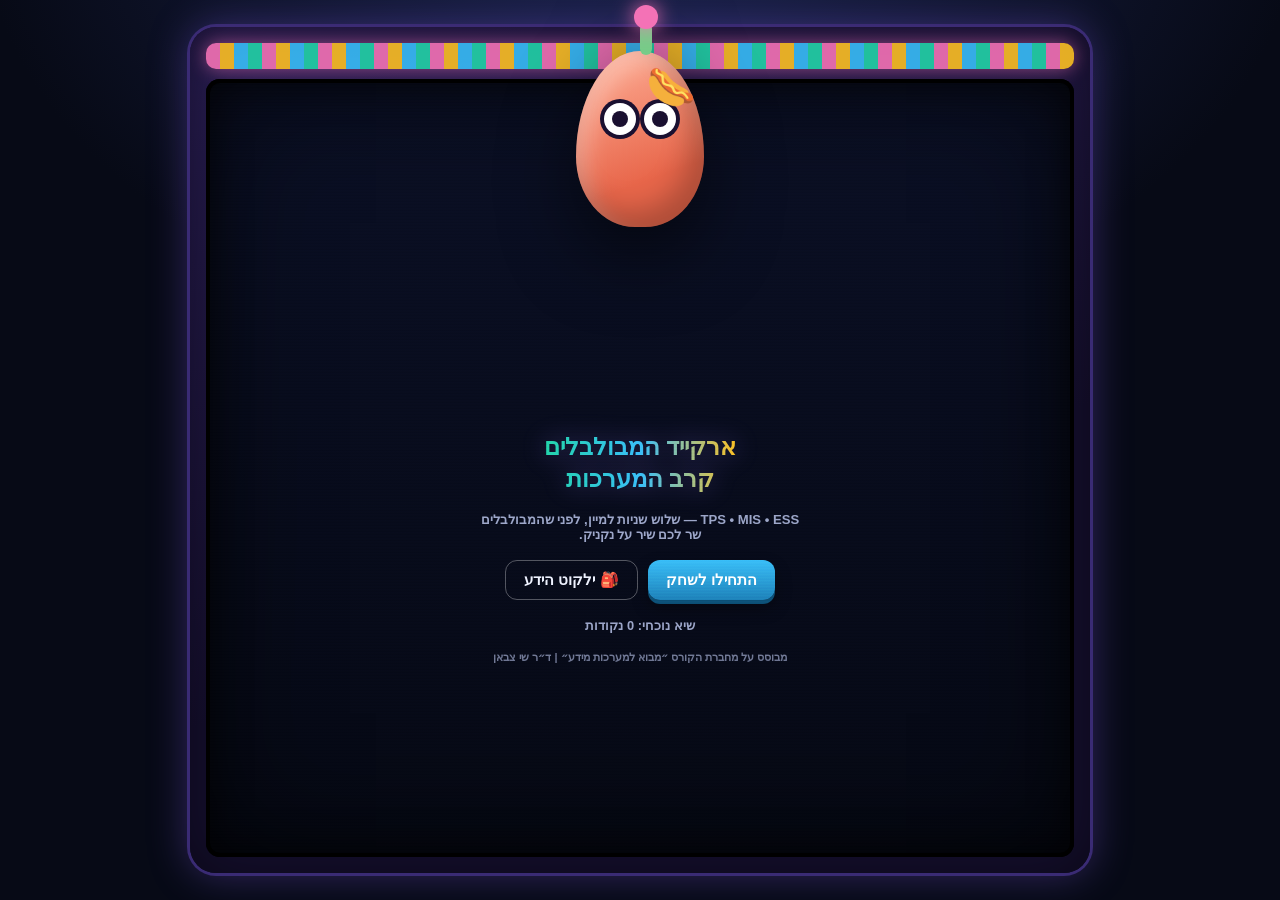
<file: games/mis-arcade-confused/index.html>
<!DOCTYPE html>
<html lang="he" dir="rtl">
<head>
<meta charset="UTF-8">
<meta name="viewport" content="width=device-width, initial-scale=1, maximum-scale=1, user-scalable=no">
<title>ארקייד המבולבלים: קרב המערכות</title>
<style>
:root{
  --tps:#22d3a8; --tps-d:#0f9e7c;
  --mis:#38bdf8; --mis-d:#1d7fb8;
  --ess:#a78bfa; --ess-gold:#fbbf24; --ess-d:#6d4fd1;
  --trash:#94a3b8; --trash-d:#475569;
  --bg0:#070a16; --bg1:#0e1530; --panel:rgba(13,18,42,.92);
  --ink:#eef2ff; --ink-dim:#9aa4c7;
  --danger:#f87171; --good:#4ade80; --warn:#facc15; --pink:#f472b6;
  --radius:16px;
  font-size:16px;
}
*{box-sizing:border-box;}
html,body{height:100%;}
body{
  margin:0; min-height:100vh; background:radial-gradient(1200px 800px at 50% -10%, #1c2450 0%, var(--bg0) 55%), var(--bg0);
  color:var(--ink); font-family:"Segoe UI","Arial Hebrew","Noto Sans Hebrew",Arial,sans-serif;
  font-weight:700; overflow-x:hidden;
  display:flex; align-items:center; justify-content:center; padding:14px;
}
button{font-family:inherit; font-weight:800; cursor:pointer;}
h1,h2,h3,p{margin:0;}
.hidden{display:none !important;}
.pixel{font-family:"Courier New",monospace; letter-spacing:1px;}

/* ===== ARCADE CABINET FRAME ===== */
#cabinet{
  position:relative; width:min(96vw,900px); height:min(94vh,900px);
  background:linear-gradient(160deg,#2a1e55,#150f2e 60%);
  border-radius:26px; padding:16px;
  box-shadow:0 0 0 3px #3a2b74, 0 0 40px rgba(140,100,255,.35), inset 0 0 60px rgba(0,0,0,.5);
  display:flex; flex-direction:column;
}
#marquee{
  height:26px; border-radius:10px; margin-bottom:10px;
  background:repeating-linear-gradient(90deg, var(--pink) 0 14px, var(--ess-gold) 14px 28px, var(--mis) 28px 42px, var(--tps) 42px 56px);
  background-size:200% 100%;
  animation:marquee-move 3s linear infinite;
  box-shadow:0 0 18px rgba(244,114,182,.6);
  opacity:.9;
}
@keyframes marquee-move{ to{ background-position:-56px 0; } }
#screen-wrap{
  position:relative; flex:1; min-height:0; border-radius:14px; overflow:hidden;
  background:linear-gradient(180deg,#0a0f24,#050813);
  box-shadow:inset 0 0 0 4px #000, inset 0 0 40px rgba(0,0,0,.7);
}
#crt{
  position:absolute; inset:0; pointer-events:none; z-index:50; mix-blend-mode:overlay;
  background:repeating-linear-gradient(180deg, rgba(255,255,255,.05) 0px, rgba(255,255,255,.05) 1px, transparent 2px, transparent 3px);
}
#vignette{
  position:absolute; inset:0; pointer-events:none; z-index:49;
  box-shadow:inset 0 0 120px rgba(0,0,0,.65);
}
#screen{
  position:absolute; inset:0; overflow:hidden;
}

/* ===== HUD ===== */
#hud{
  position:absolute; top:0; right:0; left:0; z-index:40;
  display:flex; align-items:center; justify-content:space-between;
  padding:8px 12px; font-size:.85rem;
  background:linear-gradient(180deg, rgba(5,8,20,.85), transparent);
  pointer-events:none;
}
#hud > div{display:flex; align-items:center; gap:8px;}
.hud-chip{
  background:rgba(15,20,45,.75); border:1px solid rgba(255,255,255,.12);
  border-radius:999px; padding:4px 10px; display:flex; align-items:center; gap:6px;
  pointer-events:auto;
}
#lives-chip span.heart{filter:drop-shadow(0 0 4px rgba(248,113,113,.8));}
#hud #combo-chip{color:var(--warn); display:none;}
#hud #combo-chip.show{display:flex;}
#pause-btn,#music-btn{background:rgba(15,20,45,.75); border:1px solid rgba(255,255,255,.2); color:var(--ink); border-radius:999px; padding:5px 10px; pointer-events:auto;}

/* ===== GENERIC PANELS ===== */
.panel{
  background:var(--panel); border:1px solid rgba(255,255,255,.12);
  border-radius:var(--radius); box-shadow:0 10px 30px rgba(0,0,0,.45);
  backdrop-filter:blur(6px);
}
.stage-view{position:absolute; inset:0; display:flex; flex-direction:column; align-items:center; justify-content:center; padding:54px 16px 16px; gap:12px; text-align:center;}
.stage-title{font-size:1.15rem; color:var(--ink);}
.stage-sub{font-size:.8rem; color:var(--ink-dim);}

.btn{
  border:none; border-radius:12px; padding:10px 18px; font-size:.95rem; color:#0a0f1f;
  background:linear-gradient(180deg,#fff,#dfe6ff); box-shadow:0 4px 0 #9aa4c7, 0 8px 16px rgba(0,0,0,.35);
  transition:transform .08s;
}
.btn:active{transform:translateY(3px); box-shadow:0 1px 0 #9aa4c7;}
.btn-primary{background:linear-gradient(180deg,var(--mis),var(--mis-d)); color:#fff; box-shadow:0 4px 0 #0c4f75, 0 8px 16px rgba(0,0,0,.35);}
.btn-good{background:linear-gradient(180deg,var(--good),#16a34a); color:#04210f; box-shadow:0 4px 0 #0e5c28,0 8px 16px rgba(0,0,0,.35);}
.btn-warn{background:linear-gradient(180deg,var(--warn),#d97706); color:#2a1500; box-shadow:0 4px 0 #7c3e05,0 8px 16px rgba(0,0,0,.35);}
.btn-danger{background:linear-gradient(180deg,var(--danger),#b91c1c); color:#fff; box-shadow:0 4px 0 #6b0f0f,0 8px 16px rgba(0,0,0,.35);}
.btn-ghost{background:transparent; border:1px solid rgba(255,255,255,.3); color:var(--ink); box-shadow:none;}
.btn:disabled{opacity:.4; cursor:not-allowed;}
.btn-row{display:flex; gap:10px; flex-wrap:wrap; justify-content:center;}

/* ===== MASCOT ===== */
.mascot{position:relative; width:64px; height:88px; margin:0 auto; transform:scale(1.3); transform-origin:center bottom;}
.mascot.hero{
  position:absolute; right:50%; top:8px; transform:translateX(50%) scale(2); transform-origin:center top;
  z-index:75; animation:hero-bob 2.6s ease-in-out infinite; filter:drop-shadow(0 14px 18px rgba(0,0,0,.55));
  pointer-events:none;
}
@keyframes hero-bob{0%,100%{transform:translateX(50%) scale(2) rotate(-2deg) translateY(0);} 50%{transform:translateX(50%) scale(2) rotate(2deg) translateY(8px);}}
.mascot .body{
  position:absolute; inset:0; border-radius:50% 50% 46% 46% / 60% 60% 40% 40%;
  background:linear-gradient(160deg,#ffb199,#e8664a 70%);
  box-shadow:inset -6px -8px 14px rgba(0,0,0,.25), inset 6px 6px 10px rgba(255,255,255,.25);
}
.mascot .eye{position:absolute; top:26px; width:16px; height:16px; background:#fff; border-radius:50%; box-shadow:0 0 0 2px #1a1030;}
.mascot .eye::after{content:'';position:absolute; inset:4px; background:#1a1030; border-radius:50%;}
.mascot .eye.l{right:14px;} .mascot .eye.r{right:34px;}
.mascot .antenna{position:absolute; top:-14px; right:26px; width:6px; height:16px; background:#7c8; border-radius:3px;}
.mascot .antenna::after{content:'';position:absolute; top:-9px; right:-3px; width:12px; height:12px; border-radius:50%; background:var(--pink); box-shadow:0 0 10px var(--pink); animation:blink 1.1s infinite;}
@keyframes blink{50%{opacity:.3;}}
.mascot .accessory{position:absolute; top:6px; right:4px; font-size:20px;}
.mascot.wobble{animation:wobble .5s ease;}
@keyframes wobble{0%,100%{transform:rotate(0);}25%{transform:rotate(-8deg);}75%{transform:rotate(8deg);}}
.mascot.dizzy .eye::after{animation:spin 0.6s linear infinite;}

/* ===== TOAST / SPEECH BUBBLE ===== */
#toast-layer{position:absolute; inset:0; z-index:60; pointer-events:none;}
.toast{
  position:absolute; max-width:78%; padding:10px 14px; border-radius:14px; font-size:.85rem;
  background:#fff; color:#1a1030; box-shadow:0 8px 20px rgba(0,0,0,.4);
  animation:toast-in .25s ease, toast-out .3s ease 2.4s forwards;
}
.toast.bad{background:#fff1f1; border:2px solid var(--danger);}
.toast.good{background:#f0fff4; border:2px solid var(--good);}
@keyframes toast-in{from{transform:scale(.6) translateY(10px); opacity:0;} to{transform:scale(1) translateY(0); opacity:1;}}
@keyframes toast-out{to{opacity:0; transform:translateY(-8px);}}

/* ===== CONFETTI ===== */
.confetti{position:absolute; width:8px; height:8px; border-radius:2px; z-index:65; pointer-events:none; animation:fall linear forwards;}
@keyframes fall{to{transform:translateY(120px) rotate(320deg); opacity:0;}}

/* ===== MENU ===== */
#menu-view{gap:18px;}
#menu-title{font-size:1.5rem; line-height:1.3; background:linear-gradient(90deg,var(--tps),var(--mis),var(--ess-gold)); -webkit-background-clip:text; background-clip:text; color:transparent; filter:drop-shadow(0 0 12px rgba(150,120,255,.4));}
#menu-tagline{color:var(--ink-dim); font-size:.82rem; max-width:320px;}
#menu-credit{color:var(--ink-dim); font-size:.68rem; opacity:.7; max-width:300px;}
#hero-mascot-slot{position:relative; height:0;}

/* ===== MAP ===== */
#map-view{justify-content:flex-start; padding-top:56px; overflow-y:auto; gap:14px;}
.map-track{display:flex; flex-direction:column; gap:16px; width:100%; max-width:420px; padding-bottom:20px;}
.node-btn{
  display:flex; align-items:center; gap:12px; padding:12px 14px; border-radius:16px; text-align:right;
  border:2px solid rgba(255,255,255,.15); background:linear-gradient(180deg, rgba(255,255,255,.06), rgba(255,255,255,.02));
  color:var(--ink); position:relative;
}
.node-btn:nth-child(even){align-self:flex-end;}
.node-btn:nth-child(odd){align-self:flex-start;}
.node-btn .icon{font-size:1.8rem; width:46px; height:46px; border-radius:12px; display:flex; align-items:center; justify-content:center; background:rgba(0,0,0,.3); flex:none;}
.node-btn .txt{display:flex; flex-direction:column; gap:2px; text-align:right;}
.node-btn .txt b{font-size:.92rem;}
.node-btn .txt small{color:var(--ink-dim); font-size:.72rem;}
.node-btn .stars{font-size:.75rem; color:var(--warn); letter-spacing:2px;}
.node-btn.locked{opacity:.4; filter:grayscale(1);}
.node-btn.boss{border-color:var(--ess-gold);}

/* ===== DEFINITION CARD MODAL ===== */
#modal-root{position:absolute; inset:0; z-index:80; display:flex; align-items:center; justify-content:center; background:rgba(3,5,14,.72); backdrop-filter:blur(2px);}
.def-card{width:min(88%,380px); padding:20px; display:flex; flex-direction:column; gap:10px; text-align:right;}
.def-head{display:flex; align-items:center; gap:10px; border-bottom:2px solid rgba(255,255,255,.15); padding-bottom:10px;}
.def-head .badge{font-size:1.6rem; width:48px; height:48px; border-radius:12px; display:flex; align-items:center; justify-content:center;}
.def-head b{font-size:1.05rem;}
.def-head small{color:var(--ink-dim); font-size:.72rem;}
.def-body{font-size:.86rem; line-height:1.55; color:var(--ink);}
.def-ex{font-size:.78rem; color:var(--ink-dim); background:rgba(255,255,255,.05); border-radius:10px; padding:8px 10px;}
.def-slang{display:none; font-size:.78rem; color:var(--pink); background:rgba(244,114,182,.08); border-radius:10px; padding:8px 10px;}
.def-slang.show{display:block;}
.tag-not-exam{align-self:flex-start; font-size:.7rem; padding:3px 8px; border-radius:6px; background:repeating-linear-gradient(45deg,#facc15,#facc15 6px,#111 6px,#111 12px); color:#111;}

/* ===== TWO-DOORS / RECIPE / LEVER shared elements ===== */
.scenario-box{width:min(90%,380px); padding:16px; font-size:.86rem; line-height:1.5;}
.door-row{display:flex; gap:14px;}
.door{flex:1; padding:16px 10px; border-radius:14px; font-size:.95rem; border:2px solid rgba(255,255,255,.15);}
.door.mis{background:linear-gradient(180deg, rgba(56,189,248,.18), rgba(56,189,248,.04)); border-color:var(--mis);}
.door.ess{background:linear-gradient(180deg, rgba(167,139,250,.2), rgba(167,139,250,.05)); border-color:var(--ess);}

/* ===== ITEM CARD (recipes / bonus / doors reasons) ===== */
.opt-card{width:100%; max-width:340px; padding:12px 14px; border-radius:12px; font-size:.82rem; text-align:right; border:2px solid rgba(255,255,255,.15); background:rgba(255,255,255,.05); color:var(--ink);}
.opt-card.correct{border-color:var(--good); background:rgba(74,222,128,.15);}
.opt-card.wrong{border-color:var(--danger); background:rgba(248,113,113,.15);}

/* ===== LEVERS ===== */
.lever-row{display:flex; gap:26px; align-items:flex-end; height:220px;}
.lever-col{display:flex; flex-direction:column; align-items:center; gap:8px;}
.lever-track{position:relative; width:44px; height:180px; border-radius:22px; background:rgba(255,255,255,.08); border:2px solid rgba(255,255,255,.2); touch-action:none;}
.lever-handle{position:absolute; right:2px; left:2px; height:34px; border-radius:16px; background:linear-gradient(180deg,#fff,#c9d2f5); bottom:2px; box-shadow:0 3px 10px rgba(0,0,0,.4); cursor:grab;}
.lever-fill{position:absolute; right:0; left:0; bottom:0; border-radius:0 0 20px 20px; opacity:.5;}

/* ===== MIS CRAFT ===== */
.pot{width:120px; height:100px; border-radius:16px 16px 40px 40px; background:radial-gradient(ellipse at top, #2b3560, #131a34); border:3px solid rgba(255,255,255,.25); display:flex; align-items:center; justify-content:center; font-size:2rem; margin:6px auto;}
.pot.hot{box-shadow:0 0 30px var(--mis);}
.craft-cards{display:flex; gap:10px; flex-wrap:wrap; justify-content:center;}
.craft-card{padding:10px 12px; border-radius:12px; background:rgba(255,255,255,.08); border:2px solid rgba(255,255,255,.2); font-size:.8rem; touch-action:none; user-select:none;}

/* ===== CANVAS STAGES ===== */
canvas#game-canvas{position:absolute; inset:0; width:100%; height:100%; touch-action:none;}
.rush-bins{position:absolute; bottom:10px; right:8px; left:8px; display:flex; gap:6px; z-index:20;}
.bin-btn{flex:1; padding:10px 4px; border-radius:12px; font-size:.72rem; border:2px solid rgba(255,255,255,.25); color:#04101f;}
.bin-tps{background:linear-gradient(180deg,var(--tps),var(--tps-d)); color:#022;}
.bin-mis{background:linear-gradient(180deg,var(--mis),var(--mis-d)); color:#012;}
.bin-ess{background:linear-gradient(180deg,var(--ess),var(--ess-d)); color:#fff;}
.bin-trash{background:linear-gradient(180deg,var(--trash),var(--trash-d)); color:#fff;}

/* ===== BOSS ===== */
.boss-wrap{width:100%; height:100%; display:flex; flex-direction:column; padding:52px 12px 12px; gap:10px;}
.boss-top{display:flex; flex-direction:column; align-items:center; gap:6px;}
.boss-avatar{font-size:2.6rem;}
.hpbar{width:min(90%,340px); height:14px; border-radius:8px; background:rgba(255,255,255,.15); overflow:hidden; border:1px solid rgba(255,255,255,.3);}
.hpbar > i{display:block; height:100%; background:linear-gradient(90deg,var(--danger),var(--warn)); transition:width .3s;}
.timerbar{width:100%; height:6px; border-radius:4px; background:rgba(255,255,255,.15); overflow:hidden;}
.timerbar > i{display:block; height:100%; background:var(--warn); transition:width linear;}
.q-panel{flex:1; overflow-y:auto; display:flex; flex-direction:column; gap:10px; padding:12px; font-size:.84rem; line-height:1.5;}
.q-stem{white-space:pre-line;}
.q-opt{width:100%; text-align:right; padding:10px 12px; border-radius:10px; font-size:.8rem; border:2px solid rgba(255,255,255,.2); background:rgba(255,255,255,.06); color:var(--ink);}
.q-opt.correct{border-color:var(--good); background:rgba(74,222,128,.2);}
.q-opt.wrong{border-color:var(--danger); background:rgba(248,113,113,.2);}
.explain-box{font-size:.78rem; background:rgba(255,255,255,.06); border-radius:10px; padding:10px; border-right:3px solid var(--ess-gold);}

/* ===== RESULTS ===== */
.stars-row{font-size:1.6rem; letter-spacing:6px; color:var(--warn);}
.confuse-row{display:flex; justify-content:space-between; font-size:.78rem; width:min(90%,320px); border-bottom:1px dashed rgba(255,255,255,.15); padding:4px 0;}

@media (max-width:420px){
  :root{font-size:15px;}
  .lever-row{gap:16px;}
}
</style>
</head>
<body>
<div id="cabinet">
  <div id="hero-mascot-slot"></div>
  <div id="marquee"></div>
  <div id="screen-wrap">
    <div id="screen">
      <div id="hud">
        <div class="hud-chip" id="lives-chip"></div>
        <div class="hud-chip pixel" id="score-chip">0</div>
        <div class="hud-chip pixel" id="combo-chip">🔥 ×1</div>
        <button id="music-btn">🔊</button>
        <button id="pause-btn">⏸</button>
      </div>
      <canvas id="game-canvas"></canvas>
      <div id="stage-root"></div>
      <div id="toast-layer"></div>
      <div id="modal-root" class="hidden"></div>
    </div>
    <div id="vignette"></div>
    <div id="crt"></div>
  </div>
</div>
<script>
'use strict';

/* ============================================================
   CONTENT DATA — verified against the course chapter (TPS/MIS/ESS)
   ============================================================ */
const DEFS = {
  tps:{ key:'tps', heName:'TPS — מערכת עיבוד תנועות', enName:'Transaction Processing System', color:'var(--tps)', icon:'🧾',
    def:`מערכת מידע שתפקידה לתעד (לרשום) עסקאות ואירועים באופן מלא, מדויק, מהיר ובזמן אמת. המערכת אוספת, שומרת ומאפשרת שליפה של נתוני עסקה ספציפית — אך אינה מפיקה דוחות או ניתוחים ניהוליים. משרתת בעיקר את הדרג התפעולי בארגון.`,
    example:`למשל: קופה רושמת בסופרמרקט, שעון נוכחות, מערכת זימון תורים, שערי כניסה ויציאה, מערכת עו״ש בבנק.`,
    slang:`יא חופר? TPS = הרובוט שרושם כל דבר שקורה, בלי לחשוב עליו יותר מדי.` },
  mis:{ key:'mis', heName:'MIS — מערכת לניהול ביניים', enName:'Management Information System', color:'var(--mis)', icon:'📊',
    def:`מערכת מידע שלוקחת את הנתונים המפורטים שנאספו במערכות TPS, מעבדת אותם (סיכומים, חתכים, ניתוחים בסיסיים) ומפיקה מהם דוחות ניהוליים המסייעים למנהלי ומנהלות ביניים לקבל החלטות שוטפות, לטווח קצר.`,
    example:`למשל: דוח מלאי, דוח תקני כוח אדם וחריגות שכר, דוח תקציבי, המלצות מותאמות אישית באפליקציית סטרימינג.`,
    slang:`יא חופר? MIS = הרובוט שלוקח את מה ש-TPS רשם, ומכין ממנו תמצית שמנהלים באמת יקראו.` },
  ess:{ key:'ess', heName:'ESS — מערכת לניהול בכיר/אסטרטגי', enName:'Executive Support System', color:'var(--ess-gold)', icon:'🔭',
    def:`מערכת מידע המיועדת להנהלה הבכירה, המשלבת מידע פנימי (מ-TPS ו-MIS) יחד עם מידע חיצוני (שוק, מתחרים, סביבה כלכלית) לתמיכה בהחלטות אסטרטגיות משמעותיות וארוכות טווח, המשפיעות על הארגון כולו. מציגה מידע בעיקר בכלים חזותיים (גרפים, דשבורדים), לאו דווקא בטבלאות מפורטות.`,
    example:`למשל: מעבר Apple ממעבדי Intel למעבדי M1 משלה, השקת קטגוריית מוצר חדשה, כניסה לשוק בינלאומי חדש.`,
    slang:`יא חופר? ESS = הרובוט שמסתכל גם פנימה וגם החוצה, ועוזר להנהלה להחליט לאן החברה הולכת בעוד חמש שנים.` },
};

const TPS_ITEMS = [
  {label:'קופה רושמת בסופרמרקט', icon:'🛒'}, {label:'מערכת זימון תורים', icon:'📅'},
  {label:'שעון נוכחות', icon:'⏱️'}, {label:'שער כניסה ויציאה', icon:'🚪'},
  {label:'מערכת עו״ש בבנק', icon:'🏦'}, {label:'הזמנת פיצה בוולט', icon:'🍕'},
  {label:'תשלום בביט', icon:'💸'}, {label:'אפליקציית Health בשעון חכם', icon:'⌚'},
  {label:'הורדת אפליקציה מה-App Store', icon:'📲'}, {label:'הזמנה מ-Shein', icon:'📦'},
];
const MIS_ITEMS = [
  {label:'דוח ניהול מלאי', icon:'📊'}, {label:'דוח תקני כוח אדם', icon:'🧑‍💼'},
  {label:'דוח תקציבי', icon:'💰'}, {label:'המלצות מוזיקה בספוטיפיי', icon:'🎧'},
  {label:'ניהול מלאי אחרי השקת אייפון', icon:'📱'}, {label:'דוח שביעות רצון לקוחות', icon:'📋'},
];
const ESS_ITEMS = [
  {label:'מעבר Apple מ-Intel ל-M1', icon:'🧠'}, {label:'השקת Vision Pro', icon:'🥽'},
  {label:'כניסה לשוק בינלאומי חדש', icon:'🌍'}, {label:'קופות שירות עצמי במרכולים', icon:'🤖'},
  {label:'דשבורד מכירות עולמי', icon:'📈'}, {label:'ניתוח מיזוג ורכישה', icon:'🤝'},
];
const JOKE_ITEMS = [
  {label:'מערכת נקניק', icon:'🌭'}, {label:'מערכת חימום נקניק', icon:'🔥'},
  {label:'נקניק תה', icon:'🍵'}, {label:'מערכת KFC', icon:'🍗'}, {label:'מערכת PQQ', icon:'❓'},
];

const MIS_RECIPES = [
  {parts:'יומן מכירות + כרטיסי מלאי', correct:'דוח מלאי', wrong:['דוח תקציבי','דוח תקני כוח אדם']},
  {parts:'נתוני האזנה + היסטוריית פלייליסטים', correct:'המלצות האזנה מותאמות אישית', wrong:['דוח מלאי','דוח תקציבי']},
  {parts:'נתוני מכירה שוטפים + ביקוש אחרי השקה', correct:'תחזית ביקוש וניהול מלאי', wrong:['דוח תקני כוח אדם','ניתוח שוק בינלאומי']},
  {parts:'נתוני נוכחות + תקני כוח אדם', correct:'דוח תקני כוח אדם וחריגות שכר', wrong:['דוח מלאי','המלצות האזנה מותאמות אישית']},
  {parts:'נתוני הכנסות + הוצאות בפועל', correct:'דוח תקציבי', wrong:['דוח תקני כוח אדם','ניתוח שוק בינלאומי']},
  {parts:'פניות ותלונות לקוחות', correct:'דוח שביעות רצון לקוחות', wrong:['דוח מלאי','דוח תקציבי']},
];

const ESS_SCENARIOS = [
  {text:'Apple שוקלת לעבור ממעבדי Intel למעבדי M1 משלה — החלטה שתשנה את כל תהליכי הייצור לשנים קדימה.', internal:'ביצועי מכירות וניסיון ייצור פנימי', external:'יכולות ספקים (TSMC), מגמות שוק ומתחרים'},
  {text:'הנהלת רשת שיווק שוקלת להטמיע קופות שירות עצמי בכל הסניפים.', internal:'נתוני תפעול וכוח אדם קיימים', external:'מגמות טכנולוגיה ותחרות בענף הקמעונאות'},
  {text:'חברת עוגות שוקלת כניסה לשוק בינלאומי חדש.', internal:'ניסיון ומוצרים קיימים', external:'מחקרי שוק ותרבות צריכה במדינת היעד'},
  {text:'חברת דגים משומרים שוקלת להתפתח לתחום המסעדנות.', internal:'היקף מכירות בתחום הקיים', external:'מגמות שוק המסעדנות ומאגרי מידע חיצוניים'},
  {text:'חברת תעופה שוקלת להוסיף יעדים חדשים למפת הטיסות שלה.', internal:'רווחיות ותפוסת טיסות קיימות', external:'ביקוש תיירותי ותחרות ביעד'},
  {text:'Apple שוקלת להשיק קטגוריית מוצר חדשה לגמרי — משקפי מציאות מעורבת.', internal:'ניסיון פיתוח וייצור פנימי', external:'טעמי צרכנים ומיפוי מתחרים חדשים'},
];

const DOOR_SCENARIOS = [
  {text:'מנהלת מבקשת דוח המפרט את הפריטים שנמכרו בהיקף הגבוה ביותר בחודש האחרון, כדי להחליט על מבצע לחודש הבא.', correct:'MIS', reasonCorrect:'החלטה שוטפת לטווח קצר (מבצע לחודש אחד) — לא אסטרטגית.', reasonWrong:'כל דוח על מכירות הוא אוטומטית ESS.'},
  {text:'מנהלת חשבונות מפיקה מהמערכת דוחות היקפי מלאי, פריטים נמכרים ויתרות לקוחות מדי חודש.', correct:'MIS', reasonCorrect:'דוחות ניהוליים שוטפים, ללא שילוב מידע חיצוני.', reasonWrong:'כל דוח שמופק ממערכת הוא ESS כי הוא "ניהולי".'},
  {text:'חברה ששוקלת כניסה לתחום פעילות חדש משתמשת במערכת שמנתחת מכירות קיימות ומשלבת מאגרי מידע חיצוניים בתשלום, ומפיקה דיווחים גרפיים על מגמות השוק.', correct:'ESS', reasonCorrect:'שילוב מידע פנימי וחיצוני לצורך החלטה אסטרטגית ארוכת טווח.', reasonWrong:'יש כאן "דיווחים" ולכן זו תמיד MIS.'},
  {text:'״מערכת לניהול מלאי״ — נשמעת חשובה מאוד לתפקוד הארגון.', correct:'MIS', reasonCorrect:'ניהול מלאי הוא פעילות פנימית ושוטפת — ברירת המחדל היא MIS, אלא אם נאמר במפורש שמדובר בהחלטה אסטרטגית עם מידע חיצוני.', reasonWrong:'כל מה שחשוב לתפקוד הארגון הוא אוטומטית אסטרטגי (ESS).'},
  {text:'מערכת שמציגה למנהלים בכירים לוח מחוונים (דשבורד) גרפי ותמציתי של מכירות עולמיות בזמן אמת, ללא טבלאות מפורטות.', correct:'ESS', reasonCorrect:'הצגה גרפית ותמציתית להנהלה הבכירה — גם ללא טבלה מפורטת.', reasonWrong:'בלי טבלה מפורטת, זו לא באמת מערכת מידע רצינית.'},
  {text:'מערכת שמפיקה דוח מפורט וארוך על שעות העבודה של כל עובד ועובדת בחודש שעבר.', correct:'MIS', reasonCorrect:'דוח מפורט הוא עדיין MIS — הפירוט אינו הקריטריון המכריע, אלא אופק ההחלטה.', reasonWrong:'דוח כל כך מפורט חייב להיות ESS.'},
  {text:'הנהלה בכירה דנה בהשלכות מיזוג עם חברה מתחרה, על בסיס ניתוח פיננסי פנימי וניתוח שוק חיצוני.', correct:'ESS', reasonCorrect:'החלטה אסטרטגית משמעותית שמשלבת מידע פנימי וחיצוני.', reasonWrong:'מיזוגים הם עניין כספי בלבד, ולכן שייכים ל-MIS.'},
  {text:'מנהל משמרת מקבל מדי שבוע דוח קצר שמראה לו כמה מוצרים נמכרו בסניף שלו השבוע.', correct:'MIS', reasonCorrect:'מנהל ביניים (משמרת), החלטה שוטפת ומחלקתית.', reasonWrong:'כל מה שמגיע לאיזשהו מנהל, בכל דרג, הוא MIS.'},
];

/* Boss question bank — every item verified against the source chapter's stated or directly-derivable answer. */
const BOSS_BANK = {
  tps:[
    {stem:`שלוש טענות:\n1) מערכת TPS מאפשרת החלפה ותיעוד ישיר של אינפורמציה בין צדדים.\n2) מערכת TPS היא מערכת ניהולית שמסייעת לדרג הניהולי בקבלת החלטות.\n3) מערכת MIS דואגת לתיעוד תקין של כל עסקה בבסיס נתונים ארגוני.\nאיזו טענה נכונה?`,
     options:['טענה 1 בלבד','טענה 2 בלבד','טענות 1 ו-2','טענות 1 ו-3','כל הטענות נכונות'], correct:0,
     explain:'טענה 1 נכונה: תיעוד והחלפת מידע בין צדדים הם בדיוק הגדרת TPS. טענה 2 שגויה: TPS אינה מערכת ניהולית. טענה 3 שגויה: MIS לא עוסקת בתיעוד אלא בהפקת דוחות ניהוליים.'},
    {stem:'מערכת TPS רלוונטית, בין היתר, ליישומים הבאים:', options:['תיעוד, מעקב ובקרה אחר נתוני עסקאות','מיזעור טעויות בתהליך התיעוד','שמירה על מהימנות המידע','שמירה על שלמות המידע','כל התשובות נכונות'], correct:4,
     explain:'כל האפשרויות נכונות — אלו ערכי הליבה של מערכת תיעוד: דיוק, מהימנות ושלמות המידע.'},
    {stem:'על מנת שמערכת TPS תפעל באופן ראוי, עליה בעיקר:', options:['להיות יצירתית וחדשנית בכלי ניתוח נתונים','לאפשר קליטה מהירה ויעילה של נתוני העסקאות','ליצור מוצרים ושירותים חדשים','להתבסס תמיד על כלי בינה מלאכותית (AI) עדכניים','כל יתר התשובות שגויות'], correct:1,
     explain:'עיקר ההדגש בהגדרת TPS הוא תיעוד/קליטה/שמירה יעילים ומהירים של נתוני עסקאות — לא חדשנות אנליטית או AI.'},
    {stem:'מערכת TPS מיועדת בראש ובראשונה עבור:', options:['ביצוע אנליטיקות מתוחכמות לשיפור החלטות','שיפור ההתנהלות העסקית וקביעת אסטרטגיה ארוכת טווח','תיעוד נתוני עסקאות, לרבות עיבוד בסיסי ויכולת הצגה','כל התשובות הקודמות נכונות','כל יתר התשובות שגויות'], correct:2,
     explain:'TPS מתמקדת בתיעוד עסקאות ועיבוד בסיסי (כמו הצגת סכום לתשלום) — לא באנליטיקה מתוחכמת או אסטרטגיה.'},
    {stem:'אחד האתגרים הניצבים בפני מערכות TPS מודרניות הוא בעיקר:', options:['הצורך להשתמש תמיד בבינה מלאכותית (AI)','העלייה בהיקף העסקאות והמסחר המקוון, הדורשת יישומים עתירי נתונים','הצורך להכשיר עובדים להקליד נתונים','הצורך לפרש נתונים כבסיס להחלטות אסטרטגיות','כל התשובות נכונות'], correct:1,
     explain:'האתגר המרכזי הוא היקף העסקאות העצום בעידן המסחר המקוון — לא AI, לא הקלדה, ולא החלטות אסטרטגיות (זה תפקיד ESS).'},
    {stem:'מי מבין הפעולות הבאות איננו מהווה מטרה של מערכת TPS?', options:['קליטה/רישום נתוני עסקאות ואירועים ספציפיים','עיבוד בסיסי של נתוני עסקאות ספציפיים','יכולת להציג/לשלוף נתוני עסקה ספציפית','הגדרת מטרות לדרג ניהול הביניים בחברה','כל הפעולות לעיל צפויות להתבצע ע״י TPS'], correct:3,
     explain:'הגדרת מטרות לדרג ניהול הביניים היא תפקיד MIS, לא TPS.'},
    {stem:'סמנו את הטענה הנכונה לגבי מערכת TPS:', options:['נקראת גם מערכת לעיבוד תנועות','מהווה סוג של מערכת לניהול בכיר','מרכזת רק מידע שנוצר מחוץ לארגון','מערכת לניהול כלל התהליך הארגוני היא דוגמה ל-TPS','כל הטענות האחרות שגויות'], correct:0,
     explain:'TPS = Transaction Processing System = מערכת עיבוד תנועות. זו בדיוק ההגדרה.'},
    {stem:'בהתאם להגדרות שנלמדו, מערכת זימון תורים לקופת חולים היא מערכת מסוג:', options:['TPS','MIS','ESS','כל התשובות נכונות','סוג המערכת לא מתאים לאף קבוצה'], correct:0,
     explain:'זימון תורים הוא רישום ותיעוד מפורט של כל תור — הגדרה קלאסית של TPS.'},
    {stem:'סמנו את הטענה הנכונה:', options:['באמצעות TPS אפשר לדעת מהו היקף מכירות המתחרים החיצוניים','TPS אינה יכולה לבצע מעקב אחר ביצוע עסקאות ספציפיות','באמצעות TPS אפשר לגשת לנתוני עסקה ספציפית ולבחון את נתוניה','TPS מיועדת בעיקר לדרג הניהולי בחברה','כל יתר התשובות שגויות'], correct:2,
     explain:'TPS מאפשרת שליפה ובחינה של נתוני עסקה ספציפית (כמו קבלה) — זה בדיוק ייעודה.'},
  ],
  mis:[
    {stem:'בהגדרה הבסיסית ביותר, מערכת TPS היא:', options:['מערכת תפעול הייצור','מערכת עיבוד תנועות','מערכת חיזוי עסקאות','מערכת ניהול כוח אדם','כל יתר התשובות שגויות'], correct:1,
     explain:'TPS = מערכת עיבוד תנועות, ההגדרה הבסיסית ביותר שלה.'},
    {stem:`שלוש טענות:\n1) מערכת MIS היא מערכת שהתוצרים שלה נקבעים ע״י צרכי ההנהלה הבכירה.\n2) מערכת TPS מתמקדת בניתוח מקיף של מידע מתוך הארגון ומחוצה לו, ומייצרת דיווחים שמסייעים לקבלת החלטות.\n3) מערכת ESS מתבססת על מידע פנימי וגם חיצוני, כתשתית להחלטות בעלות ערך אסטרטגי.\nאיזו טענה נכונה?`,
     options:['טענות 1 ו-2','טענה 3 בלבד','טענות 2 ו-3','טענות 1 ו-3','כל הטענות נכונות'], correct:1,
     explain:'טענה 1 שגויה: MIS מיועדת לדרג הביניים, לא להנהלה הבכירה. טענה 2 שגויה: זה תיאור ESS, לא TPS. טענה 3 נכונה בהגדרה.'},
    {stem:'E-nessa נתבקשה ע״י המנהלת להוציא דוח המפרט את הפריטים שנמכרו בהיקף הגבוה ביותר בחודש האחרון, כדי להחליט על מבצע לחודש הבא. הדוח יישלף ממערכת:', options:['TPS','MIS','ESS','אין אף תשובה נכונה','שילוב של כל השלוש'], correct:1,
     explain:'זהו דוח ניהולי מעובד, לא תיעוד גולמי (לכן לא TPS). ההחלטה לטווח קצר (מבצע לחודש אחד) ולא אסטרטגית — לכן MIS ולא ESS.'},
    {stem:'עדי מזר, מנהלת חשבונות בכירה, מקלידה מדי חודש חשבוניות וקבלות לתיעוד נאות של העסקאות, והמערכת גם מפיקה דוחות ניהוליים כגון היקפי מלאי וסוגי הפריטים הנמכרים ביותר. ניתן לטעון שעדי פועלת במערכת:', options:['TPS שמשולבת ב-MIS','ESS שמשולבת ב-TPS','ESS שמשולבת ב-MIS','TPS בלבד','MIS בלבד'], correct:0,
     explain:'יש כאן גם תיעוד (TPS) וגם הפקת דוחות ניהוליים שוטפים (MIS) — ללא מידע חיצוני או משמעות אסטרטגית, כך שאין כאן ESS.'},
    {stem:'סמנו את הטענה הנכונה:', options:['כאשר מעוניינים להפיק דוח ניהולי, נשתמש בתוצרים הישירים של TPS','מערכת לניהול חימומי נקניק נקראת גם ESS','מערכת MIS נועדה לתמוך בפעילות היומיומית ולבצע מעקב אחר עסקאות בודדות','כאשר מעוניינים להפיק דוח ניהולי, נשתמש במערכת MIS','כל התשובות נכונות'], correct:3,
     explain:'דיווחים ניהוליים הם תוצר קלאסי של MIS. שאר האפשרויות שגויות (או אבסורדיות בכוונה — מעקב אחר עסקאות בודדות זה תפקיד TPS, לא MIS).'},
    {stem:'סמנו את הטענה הנכונה:', options:['מערכת MIS מיועדת לדרגים אסטרטגיים','מערכת ESS חייבת להתקיים בכל ארגון, גם בארגון קטן מאוד','מערכת TPS עוסקת בתיעוד מפורט של מידע ועסקאות','יש יותר מתשובה נכונה אחת','כל הטענות שגויות'], correct:2,
     explain:'MIS מיועדת לדרג הביניים, לא האסטרטגי. ESS רלוונטית בעיקר לארגונים שמקבלים החלטות אסטרטגיות, לא לכל עסק קטן. הטענה הנכונה היחידה: TPS עוסקת בתיעוד מפורט.'},
    {stem:`שלוש טענות:\n1) התפיסה של MIS היא לשרת מנהלים מכל הדרגים בקבלת החלטות אסטרטגיות.\n2) שילוב מידע פנימי וחיצוני מאפיין מערכות ESS.\n3) מערכות ניהול שכר שמפיקות דיווחים למנהלי משמרות הן דוגמאות ל-MIS.\nאיזו טענה נכונה?`,
     options:['טענות 2 ו-3','טענות 1 ו-3','כל הטענות נכונות','טענה 1 בלבד','טענה 3 בלבד'], correct:0,
     explain:'טענה 1 שגויה — זה תיאור ESS, לא MIS. טענות 2 ו-3 נכונות.'},
  ],
  ess:[
    {stem:'סמנו את הטענה הנכונה לגבי מערכת ESS:', options:['מיועדת למנהלי ביניים, כגון מנהלי מחלקות ומוצרים','מתמקדת בהצגה מפורטת מאוד באמצעות טבלה לפעילות ספציפית','עושה שימוש בכלים פשוטים מאוד, ללא עיבוד מידע משמעותי','מיועדת לניהול בכיר','שמה דגש על ניתוח אסטרטגי לצרכי הדרג התפעולי, לפעילות יומיומית'], correct:3,
     explain:'ESS מיועדת בהגדרה לניהול בכיר/אסטרטגי — לא למנהלי ביניים או לדרג התפעולי, ואינה מוגבלת לטבלאות פשוטות.'},
    {stem:'מערכת שמסייעת לקבלת החלטות אסטרטגיות היא:', options:['מערכת MIS','מערכת ESS','מערכת TPS','מערכת KFC','מערכת נקניק'], correct:1,
     explain:'ESS, דרך שילוב נתונים פנימיים וחיצוניים, מיועדת לתמוך בהחלטות אסטרטגיות מורכבות.'},
    {stem:'שניר בראמי בע״מ, חברה למכירת דגים משומרים, שוקלת להתפתח לתחום המסעדנות. היא רכשה מערכת משוכללת שמנתחת את היקף מכירותיה הקיים, משלבת נתונים ממקורות חיצוניים (כולל מאגרי מידע בתשלום), ומפיקה דיווחים גרפיים על מגמות שוק המסעדנות. מדובר במערכת מסוג:', options:['TPS','MIS','ESS','נקניק תה','אין אף תשובה נכונה'], correct:2,
     explain:'שילוב מידע פנימי וחיצוני, דיווחים גרפיים ותמציתיים, ותמיכה בהחלטה אסטרטגית (כניסה לתחום חדש) — כל אלה מצביעים במובהק על ESS.'},
    {stem:'כאשר חברת Apple שקלה להשיק את ה-Vision Pro (קטגוריית מוצר חדשה לגמרי עבורה), סביר להניח שהמערכת המרכזית שעליה התבססה החלטתה היא:', options:['TPS','MIS','ESS','אף מערכת אינה נדרשת','מערכת נקניק'], correct:2,
     explain:'החלטה על השקת קטגוריית מוצר חדשה לגמרי היא החלטה אסטרטגית מובהקת, הדורשת שילוב מידע פנימי וחיצוני — זהו תפקידה של ESS.'},
    {stem:'החלטה של מרכז אקדמי על פתיחת תוכנית לימודים חדשה בהנדסה, הדורשת היערכות מוסדית מקיפה (תשתיות, מרצים, תקציב), נשענת בעיקר על מערכת מסוג:', options:['TPS','MIS','ESS','אין צורך במערכת מידע כלל','נקניק תה'], correct:2,
     explain:'זו החלטה אסטרטגית ארוכת טווח שדורשת ניתוח מלא של מידע מהמוסד וגם מחוצה לו (מוסדות מתחרים, נרשמים) — בדיוק תפקידה של ESS.'},
    {stem:'מבין המערכות הבאות, איזו משלבת מידע פנימי וחיצוני כדי לתמוך בקבלת החלטות?', options:['MIS','ESS','TPS','כל המערכות עושות זאת, בהגדרה','כל יתר התשובות שגויות'], correct:1,
     explain:'שילוב מידע פנימי וחיצוני הוא בדיוק המאפיין הייחודי של ESS.'},
    {stem:'מבין המערכות הבאות, איזו מהן תסווג כמערכת ESS?', options:['מערכת לניהול מלאי','מערכת לניהול נוכחות','מערכת לניתוח נתוני שוק משולבים לשם דיון בהשקת מוצר חדש','מערכת לניהול כניסה ויציאה משערי מוסד אקדמי','מערכת לניהול צי הרכב של החברה'], correct:2,
     explain:'הייחוד המרכזי של ESS הוא שילוב נתונים (פנימיים וחיצוניים) והחשיבות האסטרטגית כבסיס להחלטה משמעותית. שאר האפשרויות הן דוגמאות ל-TPS/MIS.'},
  ],
  claims:[
    {stem:`שלושה היגדים:\n1) מערכת TPS מיועדת ליצור דוחות לניהול שוטף בהתבסס על מידע פנימי.\n2) מערכת ESS היא מערכת לתיעוד מפורט של כל נתון וכל עסקה בתחומה.\n3) דוגמה למערכת MIS היא מערכת ניהול שכר עובדים שתוצריה מיועדים למנהלי משמרות וצוותים.\nאיזו תשובה משקפת נכונה את ההיגדים?`,
     options:['היגד 3 בלבד נכון','היגד 1 בלבד נכון','היגד 2 בלבד נכון','היגדים 2 ו-3 נכונים','כל ההיגדים נכונים'], correct:0,
     explain:'היגד 1 שגוי: TPS מיועדת לתיעוד, לא להפקת דוחות ניהוליים. היגד 2 שגוי: זה תיאור TPS, לא ESS. היגד 3 נכון: ניהול שכר למנהלי משמרות הוא דוגמה קלאסית ל-MIS.'},
    {stem:`דרור כץ שוקל להטמיע מערכת בעסק ייצור ושיווק עוגות:\n1) מערכת שקולטת ומתעדת נתוני הזמנה, תשלום, אזור מגורים ומועד משלוח היא MIS, כי היא מנהלת את אספקת המוצרים בזמן.\n2) מערכת שמפיקה פירוט של סוגי העוגות שנמכרו בהיקפים המשמעותיים ביותר בתקופה האחרונה היא MIS.\n3) מערכת שמאפשרת לשלוף דוח ניהולי המציג חוסרים במלאי חומרי גלם למנהל המחסן היא TPS.\nאיזו טענה נכונה?`,
     options:['טענה 1 בלבד','טענה 2 בלבד','טענה 3 בלבד','טענות 1 ו-2','נקניק'], correct:1,
     explain:'טענה 1 שגויה: קליטה ותיעוד פרטי הזמנה היא תיעוד TPS, לא דוח ניהולי. טענה 2 נכונה: הפקת פירוט המוצרים הנמכרים ביותר היא תפקיד קלאסי של MIS. טענה 3 שגויה: הפקת "דוח ניהולי" מטה את הכף ל-MIS, לא TPS.'},
    {stem:`שלוש טענות:\n1) מערכות TPS שואבות נתונים ממערכות ESS.\n2) מערכת שיכולה לכלול, בין היתר, "מידע שקשור למחקרי שוק, דוחות כספיים והיזון חוזר מלקוחות וספקים" היא מערכת ESS.\n3) מערכות MIS שואבות נתונים מ-TPS, והן מתאימות לדרג הניהולי הכולל מנכ״ליות, סמנכ״לים ובעלי תפקידים ניהוליים בכירים.\nאיזו טענה נכונה?`,
     options:['טענה 1 בלבד','טענות 1 ו-2','טענות 2 ו-3','טענה 2 בלבד','כל הטענות שגויות'], correct:3,
     explain:'טענה 1 שגויה: הכיוון הפוך — TPS הוא המקור, ו-ESS שואבת ממנו (עם MIS ומידע חיצוני), לא להיפך. טענה 2 נכונה: זה בדיוק סוג המידע המשולב שמאפיין ESS. טענה 3 שגויה בחלקה: MIS אכן שואבת מ-TPS, אך היא מתאימה לדרג הביניים — לא לדרג הבכיר (מנכ״ל/סמנכ״ל), שהוא קהל היעד של ESS.'},
    {stem:`״דינמיקת נקניק בע״מ״ מפעילה שלוש מערכות: אחת לרישום מדויק של כל עסקה, שנייה שמעבדת נתונים לדוחות ניהוליים למנהלי ביניים, ושלישית שמשלבת מידע פנימי וחיצוני להנהלה הבכירה.\n1) המערכת הראשונה (הרישום) משמשת בעיקר לקבלת החלטות ניהוליות.\n2) בהחלטה על הרחבה לשווקים בינלאומיים, החברה מסתמכת בעיקר על המערכת שמעבדת מידע פנימי בלבד.\n3) המערכת שמספקת לראשי מחלקות דיווחים על ביצועי עובדים נחשבת לכלי מרכזי להחלטות אסטרטגיות ברמה הארגונית.\nאיזה היגד/ים נכון/ים?`,
     options:['כל ההיגדים שגויים','היגד 1 בלבד','היגד 2 בלבד','היגד 3 בלבד','היגדים 2 ו-3'], correct:0,
     explain:'היגד 1 מתאר TPS אך מייחס לו תפקיד ניהולי — שגוי. היגד 2 מתאר החלטה אסטרטגית (שוק בינלאומי) אך מייחס לה בסיס פנימי בלבד — שגוי, כי זה בדיוק תפקיד ESS עם מידע גם חיצוני. היגד 3 מתאר MIS (ראשי מחלקות) אך מייחס לו החלטות אסטרטגיות — שגוי. כל ההיגדים שגויים.'},
    {stem:`שלוש טענות:\n1) תיעוד מידע בזמן אמת הוא מאפיין של מערכות MIS.\n2) שילוב מידע פנימי וחיצוני מאפיין מערכות ESS.\n3) מערכת רישום נוכחות בעבודה היא דוגמה למערכת TPS.\nאיזו טענה נכונה?`,
     options:['טענות 1 ו-3','טענה 1 בלבד','טענות 2 ו-3','טענה 2 בלבד','כל הטענות נכונות'], correct:2,
     explain:'טענה 1 שגויה: תיעוד בזמן אמת מאפיין TPS, לא MIS. טענה 2 נכונה: שילוב פנימי+חיצוני הוא בדיוק ESS. טענה 3 נכונה: רישום נוכחות הוא דוגמה קלאסית ל-TPS.'},
    {stem:`שלוש טענות:\n1) מערכות העוסקות בעיבוד נתונים בסיסי, אחסון ובקרה על עסקאות בודדות הן מערכות MIS.\n2) מערכת שהוסבר לגביה כי "מאפשרת החלפה ותיעוד של מידע בין החברה לבין הצד המעורב במערכת" היא מערכת ESS.\n3) מערכות ESS כוללות טכנולוגיות שיודעות להתממשק למאגרי מידע חיצוניים, לרשת ולספקי מידע בתשלום, כבסיס לאיסוף נתונים.\nאיזו טענה נכונה?`,
     options:['כל הטענות שגויות','טענה 1 בלבד','טענה 2 בלבד','טענה 3 בלבד','טענות 1 ו-3'], correct:3,
     explain:'טענה 1 שגויה: עיבוד בסיסי, אחסון ובקרה על עסקאות בודדות מתאר TPS, לא MIS. טענה 2 שגויה: "החלפת ותיעוד מידע בין צדדים" מתאר TPS, לא ESS. טענה 3 נכונה: זו בדיוק הדרך שבה ESS אוספת מידע חיצוני.'},
  ],
  advanced:[
    {stem:'סדרו נכון את זרימת המידע בארגון, מהבסיסי לאסטרטגי ביותר:\n(א) קופה רושמת כל מכירה בסניף.\n(ב) דוח שבועי למנהל הסניף על הפריטים הנמכרים ביותר.\n(ג) דשבורד להנהלה הבכירה המשלב את נתוני כל הסניפים עם ניתוח מגמות צריכה ארציות, לקראת החלטה על פתיחת רשת סניפים חדשה.',
     options:['א ← ב ← ג','ג ← ב ← א','ב ← א ← ג','א ← ג ← ב','שלוש הפעילויות קורות תמיד בו-זמנית, ללא סדר משמעותי'], correct:0,
     explain:'זו בדיוק זרימת המידע שנלמדה: TPS (א, תיעוד מכירה בודדת) → MIS (ב, עיבוד לדוח ניהולי שוטף לסניף) → ESS (ג, שילוב מידע פנימי מכל הסניפים עם מידע חיצוני, לקראת החלטה אסטרטגית).'},
    {stem:'מערכת מציגה לצוות מכירות אזורי גרף יחיד שמסכם את מכירות החודש האחרון מול יעד המכירות שהוגדר להם. איזו מהטענות הבאות נכונה?',
     options:['זו בהכרח ESS, כי המידע מוצג כגרף ולא כטבלה','זו בהכרח ESS, כי יש בה גם מרכיב פנימי (מכירות) וגם "חיצוני" (היעד)','זו כנראה MIS — הקהל הוא צוות אזורי וההחלטה שוטפת וטווח-קצר','אי אפשר לדעת בלי לבדוק אילו כלי ניתוח משמשים במערכת','זו TPS, כי היא מציגה נתוני מכירות'], correct:2,
     explain:'קהל היעד (צוות אזורי, לא הנהלה בכירה) ואופק ההחלטה (שוטף, טווח קצר) הם הקריטריונים הקובעים — לא עצם השימוש בגרף. יעד מכירות פנימי אינו "מידע חיצוני" במובן של שוק/מתחרים/סביבה כלכלית. לכן זו MIS.'},
    {stem:'מערכת שעון נוכחות במפעל רושמת כל כניסה ויציאה של עובד בזמן אמת, ובנוסף מפיקה אוטומטית בסוף כל חודש דוח חריגות שעות נוספות למנהלי המחלקות. הדרך הנכונה ביותר לתאר מערכת זו:',
     options:['TPS בלבד, כי היא מבוססת על רישום','MIS בלבד, כי היא מפיקה דוח לניהול','מערכת משולבת TPS+MIS — הרישום בזמן אמת הוא TPS, והפקת הדוח החודשי היא MIS','ESS, כי מדובר בכלל עובדי המפעל','אי אפשר לסווג מערכת שמבצעת יותר מפעולה אחת'], correct:2,
     explain:'כפי שנלמד, מערכות רבות בעולם האמיתי הן "משולבות": הרישום המפורט בזמן אמת הוא רכיב TPS, וההפקה התקופתית של דוח ניהולי (חריגות שעות נוספות) היא רכיב MIS על גבי אותה מערכת.'},
    {stem:'אחד מהמשפטים הבאים שגוי. איזה מהם?',
     options:['TPS היא הבסיס למידע שממנו ניזונות גם MIS וגם ESS','ESS יכולה להתבסס גם על נתונים שכבר עברו עיבוד ב-MIS, ולא רק על TPS גולמי','ככל שהחברה קטנה יותר, כך גובר הצורך שלה במערכת ESS מורכבת','מערכת MIS יכולה לשמש גם כשלב ביניים שמזין נתונים למערכת ESS','מטרת התיעוד ב-TPS היא לשמור על דיוק, מהימנות ושלמות המידע'], correct:2,
     explain:'המשפט השגוי: ההפך הוא הנכון — ככל שהחברה גדולה יותר ומקבלת החלטות אסטרטגיות מורכבות יותר, כך גובר הצורך במערכת ESS; לעסק קטן מאוד פחות סביר שתידרש מערכת כזו. שאר הטענות נכונות: TPS היא הבסיס למידע, ESS יכולה להתבסס גם על תוצרי MIS שמשמשת ביניים, ו-TPS שומרת על דיוק/מהימנות/שלמות.'},
    {stem:'בית חולים מפעיל שלוש מערכות:\n(1) מערכת קבלת חולים הרושמת כל אשפוז ושחרור.\n(2) מערכת המפיקה למנהלי המחלקות דוח יומי על תפוסת מיטות ותורים.\n(3) מערכת המשלבת את נתוני התפוסה הפנימיים עם תחזיות דמוגרפיות אזוריות, לקראת החלטת הדירקטוריון על פתיחת אגף חדש.\nההתאמה הנכונה היא:',
     options:['1=TPS, 2=MIS, 3=ESS','1=MIS, 2=TPS, 3=ESS','1=TPS, 2=ESS, 3=MIS','1=ESS, 2=MIS, 3=TPS','כל השלוש הן MIS, כי כולן קשורות לניהול בית החולים'], correct:0,
     explain:'(1) רישום כל אשפוז/שחרור בזמן אמת = TPS. (2) דוח יומי שוטף למנהלי מחלקות = MIS. (3) שילוב מידע פנימי עם תחזיות דמוגרפיות חיצוניות לקראת החלטת דירקטוריון אסטרטגית = ESS.'},
    {stem:'מדוע, על פי הנלמד, פחות סביר שנמצא מערכת ESS אצל בעל/ת מכולת שכונתית קטנה, לעומת רשת קמעונאות ארצית?',
     options:['כי לבעלי מכולות קטנות אין גישה למחשבים','כי מכולת קטנה אינה מקבלת החלטות אסטרטגיות מורכבות שדורשות שילוב מידע פנימי וחיצוני רחב','כי החוק אוסר על עסקים קטנים להשתמש ב-ESS','כי ESS מיועדת רק לתחום הקמעונאות','כי מכולת קטנה משתמשת רק במידע חיצוני, ללא מידע פנימי כלל'], correct:1,
     explain:'ESS רלוונטית להחלטות אסטרטגיות משמעותיות וארוכות-טווח (כניסה לשווקים חדשים, שינויי מוצר גדולים וכו׳). לעסק קטן מאוד פשוט אין בדרך כלל את סוג ההחלטות המורכבות שמצדיק מערכת כזו — לא מדובר במגבלה טכנית או חוקית.'},
    {stem:'מנהל מחלקה מקבל מדי שבוע מ-MIS דוח על היקף המכירות. הוא שם לב שההיקף יורד באופן עקבי כבר שלושה חודשים, ורוצה להבין האם זו מגמת שוק כללית או בעיה פנימית בלבד — לקראת הצעה להנהלה הבכירה לשינוי אסטרטגי. לאיזו מערכת סביר שיפנה בשלב הבא?',
     options:['TPS, כדי לתעד את הירידה במכירות','MIS נוסף — הוא כבר קיבל דוח MIS ואין צורך בעוד מידע','ESS — נדרש שילוב בין מידע פנימי (מכירות) למידע חיצוני (מגמות שוק) לקראת שיקול אסטרטגי','אין מערכת מתאימה למצב הזה','TPS ו-MIS יחד, ללא כל צורך במידע חיצוני'], correct:2,
     explain:'ברגע שהצורך עובר מ"מה קרה החודש" (MIS) ל"האם זו מגמת שוק חיצונית, כבסיס להחלטה אסטרטגית להנהלה הבכירה" — נדרש שילוב מידע פנימי וחיצוני, בדיוק תפקידה של ESS.'},
    {stem:'קופאית בסופרמרקט רואה על צג הקופה גרף עוגה קטן שמראה לה כמה מהמוצרים שסרקה היום היו במבצע. עצם העובדה שהמידע מוצג כגרף:',
     options:['הופכת את המערכת ל-ESS, כי ESS משתמשת בכלים גרפיים','הופכת את המערכת ל-MIS, כי MIS תמיד מוצגת גרפית','אינה קובעת דבר לגבי הסיווג — גם TPS יכולה להציג נתונים בצורה חזותית פשוטה, מבלי שזה הופך אותה ל-MIS או ESS','מוכיחה שמדובר במערכת משולבת TPS+MIS+ESS','אינה אפשרית טכנית במערכת TPS'], correct:2,
     explain:'אופן ההצגה (גרף, טבלה, מספר בודד) אינו הקריטריון המכריע לסיווג מערכת. הקריטריון האמיתי הוא תפקיד המערכת (תיעוד מול דוח ניהולי מול תמיכה אסטרטגית), קהל היעד, ואופק ההחלטה. תצוגה גרפית פשוטה בקופה עדיין TPS.'},
  ],
};

/* ============================================================
   UTILITIES
   ============================================================ */
const $ = sel => document.querySelector(sel);
const $$ = sel => Array.from(document.querySelectorAll(sel));
function el(tag, cls, html){ const e=document.createElement(tag); if(cls) e.className=cls; if(html!==undefined) e.innerHTML=html; return e; }
function rand(a,b){ return a + Math.random()*(b-a); }
function randInt(a,b){ return Math.floor(rand(a,b+1)); }
function pick(arr){ return arr[randInt(0,arr.length-1)]; }
function shuffle(arr){ const a=arr.slice(); for(let i=a.length-1;i>0;i--){ const j=randInt(0,i); [a[i],a[j]]=[a[j],a[i]]; } return a; }
function clamp(v,a,b){ return Math.max(a,Math.min(b,v)); }
function escapeHtml(s){ return String(s).replace(/[&<>"']/g, c=>({'&':'&amp;','<':'&lt;','>':'&gt;','"':'&quot;',"'":'&#39;'}[c])); }
function nl2br(s){ return escapeHtml(s).replace(/\n/g,'<br>'); }

const SAVE_KEY = 'confusedArcadeSave_v1';
function loadSave(){
  try{
    const raw = localStorage.getItem(SAVE_KEY);
    if(raw) return Object.assign(defaultSave(), JSON.parse(raw));
  }catch(e){}
  return defaultSave();
}
function defaultSave(){
  return {
    version:1,
    nodeStars:{tps:0,mis:0,ess:0,doors:0,rush:0,bonus:0},
    nodeUnlocked:{tps:true,mis:false,ess:false,doors:false,rush:false,bonus:false,boss:false},
    bossCleared:false, highScore:0, totalScore:0,
    confusion:{}, satchel:[], freePlayUnlocked:false, musicMuted:false,
  };
}
function persist(){ try{ localStorage.setItem(SAVE_KEY, JSON.stringify(SAVE)); }catch(e){} }
let SAVE = loadSave();

function noteConfusion(pairKey){
  SAVE.confusion[pairKey] = (SAVE.confusion[pairKey]||0) + 1;
}
function pairKey(a,b){ return [a,b].sort().join('↔'); }

/* ============================================================
   AUDIO — Web Audio API oscillator beeps only, no external files
   ============================================================ */
let ACTX = null;
function ensureAudio(){ if(!ACTX){ try{ ACTX = new (window.AudioContext||window.webkitAudioContext)(); }catch(e){} } if(ACTX && ACTX.state==='suspended') ACTX.resume(); }
function beep(freq=440, dur=.12, type='square', gain=.06, delay=0){
  if(!ACTX) return;
  const t0 = ACTX.currentTime + delay;
  const osc = ACTX.createOscillator(); const g = ACTX.createGain();
  osc.type = type; osc.frequency.setValueAtTime(freq, t0);
  g.gain.setValueAtTime(0, t0);
  g.gain.linearRampToValueAtTime(gain, t0+.01);
  g.gain.exponentialRampToValueAtTime(.0001, t0+dur);
  osc.connect(g); g.connect(ACTX.destination);
  osc.start(t0); osc.stop(t0+dur+.02);
}
const SFX = {
  correct(){ beep(660,.08,'square',.05); beep(880,.1,'square',.06,.07); },
  wrong(){ beep(180,.2,'sawtooth',.07); beep(120,.25,'sawtooth',.06,.08); },
  combo(){ beep(520,.06,'square',.05); beep(660,.06,'square',.05,.06); beep(880,.08,'square',.06,.12); },
  select(){ beep(400,.05,'triangle',.04); },
  cash(){ beep(1200,.04,'square',.04); beep(1600,.06,'square',.05,.04); },
  printer(){ beep(300,.03,'square',.03); beep(320,.03,'square',.03,.05); beep(300,.03,'square',.03,.1); },
  scope(){ beep(200,.2,'sine',.05); beep(400,.15,'sine',.05,.1); },
  victory(){ [523,659,784,1047].forEach((f,i)=>beep(f,.18,'square',.06,i*.14)); },
  boom(){ beep(90,.3,'sawtooth',.08); },
  jingle(){ [392,440,392,330,392,494,440].forEach((f,i)=>beep(f,.12,'triangle',.045,i*.11)); },
};

/* ============================================================
   BACKGROUND MUSIC — procedural, tempo rises with progress
   ============================================================ */
const MUSIC_BASSLINE = [110.00,130.81,164.81,146.83,110.00,98.00,164.81,146.83];
const MUSIC = { timer:null, step:0, intensity:0, enabled:!SAVE.musicMuted };
function musicTick(){
  if(!MUSIC.enabled || !ACTX){ MUSIC.timer = setTimeout(musicTick, 200); return; }
  const freq = MUSIC_BASSLINE[MUSIC.step % MUSIC_BASSLINE.length];
  beep(freq, 0.1, 'triangle', 0.028);
  if(MUSIC.step % 2===0) beep(freq*2, 0.05, 'square', 0.012, 0.02);
  if(MUSIC.step % 8===0) beep(55, 0.12, 'sine', 0.03);
  MUSIC.step++;
  const bpm = 108 + MUSIC.intensity*16;
  const stepMs = 60000/bpm/2;
  MUSIC.timer = setTimeout(musicTick, stepMs);
}
function startMusic(intensity){
  if(intensity!==undefined) MUSIC.intensity = intensity;
  if(MUSIC.timer) return;
  ensureAudio();
  MUSIC.step = 0;
  musicTick();
}
function stopMusic(){
  if(MUSIC.timer){ clearTimeout(MUSIC.timer); MUSIC.timer=null; }
}
function setMusicIntensity(level){ MUSIC.intensity = level; }
function toggleMusicMute(){
  MUSIC.enabled = !MUSIC.enabled;
  SAVE.musicMuted = !MUSIC.enabled;
  persist();
  renderMusicBtn();
}
function renderMusicBtn(){
  const b = $('#music-btn'); if(b) b.textContent = MUSIC.enabled? '🔊' : '🔇';
}

/* ============================================================
   MASCOT + TOAST
   ============================================================ */
function mascotInnerHTML(accessory){
  return `<div class="body"></div><div class="eye l"></div><div class="eye r"></div><div class="antenna"></div><div class="accessory">${accessory||''}</div>`;
}
function mascotHTML(accessory){
  return `<div class="mascot">${mascotInnerHTML(accessory)}</div>`;
}
function showToast(msg, mood){
  const layer = $('#toast-layer');
  const t = el('div', 'toast '+(mood==='bad'?'bad':mood==='good'?'good':''), escapeHtml(msg));
  const x = rand(10,55), y = rand(10,55);
  t.style.right = x+'%'; t.style.top = y+'%';
  layer.appendChild(t);
  setTimeout(()=>t.remove(), 2900);
}
function mascotConfused(msg){
  SFX.wrong();
  showToast('המבולבלים מבולבל! '+msg, 'bad');
}
function mascotHappy(msg){
  showToast(msg||'יש!', 'good');
}

/* ============================================================
   CONFETTI / SCREEN BURST
   ============================================================ */
const CONFETTI_COLORS = ['#22d3a8','#38bdf8','#a78bfa','#fbbf24','#f472b6','#4ade80'];
function burstConfetti(cx, cy, n){
  const layer = $('#screen');
  n = n || 18;
  for(let i=0;i<n;i++){
    const isSausage = Math.random()<0.22;
    const c = el('div','confetti', isSausage?'🌭':'');
    if(isSausage){ c.style.background='transparent'; c.style.fontSize='14px'; c.style.lineHeight='8px'; }
    else c.style.background = pick(CONFETTI_COLORS);
    c.style.right = cx + rand(-10,10) + 'px';
    c.style.top = cy + rand(-10,10) + 'px';
    c.style.animationDuration = rand(.6,1.1)+'s';
    layer.appendChild(c);
    setTimeout(()=>c.remove(), 1200);
  }
}
function confusedBurst(){
  SFX.combo();
  burstConfetti(innerWidthOfScreen()/2, 80, 26);
}
function innerWidthOfScreen(){ return $('#screen').clientWidth; }

/* ============================================================
   HUD
   ============================================================ */
const HUD = { lives:3, maxLives:3, score:0, combo:0, comboMult:1 };
function hudReset(lives){
  HUD.lives = lives===undefined?3:lives; HUD.maxLives = HUD.lives; HUD.combo=0; HUD.comboMult=1;
  $('#hud').style.display='flex';
  renderHud();
}
function renderHud(){
  const hearts = '❤️'.repeat(Math.max(0,HUD.lives)) + '🖤'.repeat(Math.max(0,HUD.maxLives-HUD.lives));
  $('#lives-chip').innerHTML = `<span class="heart">${hearts}</span>`;
  $('#score-chip').textContent = '★ '+HUD.score;
  const comboChip = $('#combo-chip');
  if(HUD.comboMult>1){ comboChip.classList.add('show'); comboChip.textContent = '🔥 ×'+HUD.comboMult; }
  else comboChip.classList.remove('show');
}
function hudAddScore(pts){
  HUD.score += Math.round(pts*HUD.comboMult);
  SAVE.totalScore += Math.round(pts*HUD.comboMult);
  if(SAVE.totalScore > SAVE.highScore) SAVE.highScore = SAVE.totalScore;
  renderHud();
}
function hudCorrect(basePts){
  HUD.combo++; HUD.comboMult = HUD.combo>=15?5:HUD.combo>=10?4:HUD.combo>=6?3:HUD.combo>=3?2:1;
  hudAddScore(basePts);
  if(HUD.combo>0 && HUD.combo%8===0) confusedBurst();
  renderHud();
}
function hudWrong(loseLife){
  HUD.combo=0; HUD.comboMult=1;
  if(loseLife!==false){ HUD.lives = Math.max(0,HUD.lives-1); }
  renderHud();
  return HUD.lives<=0;
}
function hudHalfWrong(){
  HUD.combo=0; HUD.comboMult=1;
  HUD.lives = Math.max(0, HUD.lives - 0.5);
  renderHud();
  return HUD.lives<=0;
}

/* ============================================================
   SCREEN / MODAL PLUMBING
   ============================================================ */
let currentTeardown = null;
function gotoScreen(renderFn){
  if(currentTeardown){ try{ currentTeardown(); }catch(e){} currentTeardown=null; }
  const root = $('#stage-root');
  root.innerHTML='';
  const ctx = $('#game-canvas').getContext('2d');
  ctx.clearRect(0,0,9999,9999);
  $('#game-canvas').style.display='none';
  closeModal();
  $('#hero-mascot-slot').innerHTML='';
  const teardown = renderFn(root);
  if(typeof teardown === 'function') currentTeardown = teardown;
}
function showHeroMascot(accessory){
  $('#hero-mascot-slot').innerHTML = `<div class="mascot hero">${mascotInnerHTML(accessory||'🌭')}</div>`;
}
function closeModal(){ const m=$('#modal-root'); m.classList.add('hidden'); m.innerHTML=''; }
function openModal(html){
  const m = $('#modal-root'); m.innerHTML = html; m.classList.remove('hidden'); return m;
}

function showDefCard(keys, onContinue){
  keys = Array.isArray(keys)?keys:[keys];
  keys.forEach(k=>{ if(!SAVE.satchel.includes(k)) SAVE.satchel.push(k); });
  persist();
  const cardsHtml = keys.map(k=>{
    const d = DEFS[k];
    return `<div class="def-card panel">
      <div class="def-head"><div class="badge" style="background:${d.color};color:#04101f;">${d.icon}</div>
        <div><b style="color:${d.color}">${d.heName}</b><br><small>${d.enName}</small></div></div>
      <div class="def-body">${nl2br(d.def)}</div>
      <div class="def-ex">${nl2br(d.example)}</div>
      <div class="def-slang" id="slang-${k}">${nl2br(d.slang)}</div>
      <button class="btn btn-ghost" data-slang="${k}">יא חופר? (תמצית בסלנג)</button>
    </div>`;
  }).join('');
  const m = openModal(`<div style="display:flex;flex-direction:column;gap:10px;max-height:92%;overflow-y:auto;align-items:center;">
      ${cardsHtml}
      <button class="btn btn-primary" id="def-continue">בואו נשחק! →</button>
    </div>`);
  m.querySelectorAll('[data-slang]').forEach(b=>b.addEventListener('click',()=>{
    $('#slang-'+b.dataset.slang).classList.toggle('show');
  }));
  $('#def-continue').addEventListener('click', ()=>{ closeModal(); onContinue(); });
}

/* ============================================================
   NODES / FLOW CONTROL
   ============================================================ */
const NODE_ORDER = ['tps','mis','ess','doors','rush'];
const NODES = [
  {key:'tps', title:'קופת המהירות', subtitle:'TPS — חתכו נכון, מהר', icon:'🧾', defKeys:['tps'], run:(r,d)=>runTpsSlice(r,d)},
  {key:'mis', title:'קלחת הדוחות', subtitle:'MIS — הרכיבו את הדוח הנכון', icon:'📊', defKeys:['mis'], run:(r,d)=>runMisCraft(r,d)},
  {key:'ess', title:'חדר המנופים האסטרטגי', subtitle:'ESS — משכו את שני המנופים יחד', icon:'🔭', defKeys:['ess'], run:(r,d)=>runEssLevers(r,d)},
  {key:'doors', title:'שתי הדלתות', subtitle:'MIS או ESS? ההבדל העדין ביותר', icon:'🚪', defKeys:['mis','ess'], run:(r,d)=>runTwoDoors(r,d)},
  {key:'rush', title:'מסלול המיון המטורף', subtitle:'הכול, מהר, עכשיו — כולל פח אשפה', icon:'⚡', defKeys:['tps','mis','ess'], run:(r,d)=>runSortRush(r,d,false)},
  {key:'bonus', title:'שיר הנקניק המבלבל', subtitle:'בונוס — לא לבחינה!', icon:'🌭', defKeys:null, run:(r,d)=>runBonusInterlude(r,d), optional:true},
  {key:'boss', title:'קרב הבוס: המבחן האמריקאי', subtitle:'5 שלבים, כולל סיבוב מומחים', icon:'👹', defKeys:null, run:(r,d)=>runBoss(r,d), boss:true},
];
function nodeByKey(k){ return NODES.find(n=>n.key===k); }

function unlockAfter(key){
  const idx = NODE_ORDER.indexOf(key);
  if(idx>=0 && idx+1<NODE_ORDER.length) SAVE.nodeUnlocked[NODE_ORDER[idx+1]] = true;
  if(key==='rush') SAVE.nodeUnlocked.bonus = true;
  const allCore = NODE_ORDER.every(k=>(SAVE.nodeStars[k]||0)>0);
  if(allCore) SAVE.nodeUnlocked.boss = true;
}

const MUSIC_LEVELS = {tps:0, mis:1, ess:2, doors:2, rush:3, bonus:1};
function startNode(node){
  if(node.key==='boss' && !SAVE.nodeUnlocked.boss) return;
  if(!node.boss) hudReset(3);
  const launch = ()=>{
    if(!node.boss) startMusic(MUSIC_LEVELS[node.key] ?? 0);
    gotoScreen(root => node.run(root, result=>finishNode(node, result)));
  };
  if(node.defKeys && node.defKeys.length) showDefCard(node.defKeys, launch);
  else launch();
}

function finishNode(node, result){
  result = result || {};
  if(node.key==='bonus'){
    persist(); renderMap(); return;
  }
  if(!node.boss){
    SAVE.nodeStars[node.key] = Math.max(SAVE.nodeStars[node.key]||0, result.stars||0);
    unlockAfter(node.key);
    persist();
    showStageSummary(node, result);
  } else {
    SAVE.bossCleared = SAVE.bossCleared || !!result.won;
    SAVE.freePlayUnlocked = SAVE.freePlayUnlocked || !!result.won;
    persist();
    showBossResults(result);
  }
}

function starsHtml(n){
  n = Math.round(n||0);
  return '★★★'.slice(0,n) + '☆☆☆'.slice(0, 3-n);
}

function showStageSummary(node, result){
  gotoScreen(root=>{
    const acc = result.accuracy!==undefined ? Math.round(result.accuracy*100) : null;
    root.appendChild(el('div','stage-view', `
      ${mascotHTML(node.icon)}
      <h2 class="stage-title">שלב הושלם: ${node.title}</h2>
      <div class="stars-row">${starsHtml(result.stars)}</div>
      ${acc!==null?`<div class="stage-sub">דיוק: ${acc}%</div>`:''}
      <div class="panel" style="padding:12px 16px;max-width:320px;font-size:.8rem;color:var(--pink);">
        ${escapeHtml(result.tldr||'יא חופר? עברתם את השלב, קדימה הלאה!')}
      </div>
      <div class="btn-row">
        <button class="btn btn-good" id="btn-again">שחקו שוב</button>
        <button class="btn btn-primary" id="btn-map">חזרה למפה</button>
      </div>
    `));
    $('#btn-again').addEventListener('click', ()=>startNode(node));
    $('#btn-map').addEventListener('click', renderMap);
  });
}

/* ============================================================
   MENU
   ============================================================ */
function renderMenu(){
  $('#hud').style.display='none';
  stopMusic();
  gotoScreen(root=>{
    root.appendChild(el('div','stage-view','', ));
    const v = root.querySelector('.stage-view');
    v.id='menu-view';
    v.style.paddingTop='175px';
    v.innerHTML = `
      <h1 id="menu-title">ארקייד המבולבלים<br>קרב המערכות</h1>
      <p id="menu-tagline">TPS • MIS • ESS — שלוש שניות למיין, לפני שהמבולבלים שר לכם שיר על נקניק.</p>
      <div class="btn-row">
        <button class="btn btn-primary" id="btn-start">${SAVE.totalScore>0?'המשך משחק':'התחילו לשחק'}</button>
        <button class="btn btn-ghost" id="btn-satchel">🎒 ילקוט הידע</button>
      </div>
      ${SAVE.freePlayUnlocked?'<button class="btn btn-warn" id="btn-free">⚡ מצב חופשי</button>':''}
      <p class="stage-sub" style="max-width:300px;">שיא נוכחי: ${SAVE.highScore} נקודות</p>
      <p id="menu-credit">מבוסס על מחברת הקורס ״מבוא למערכות מידע״ | ד״ר שי צבאן</p>
    `;
    showHeroMascot('🌭');
    $('#btn-start').addEventListener('click', ()=>{ ensureAudio(); renderMap(); });
    $('#btn-satchel').addEventListener('click', ()=>{ ensureAudio(); showSatchel(renderMenu); });
    const freeBtn = $('#btn-free'); if(freeBtn) freeBtn.addEventListener('click', ()=>{ ensureAudio(); startFreePlay(); });
  });
}

function showSatchel(onClose){
  const items = SAVE.satchel.length ? SAVE.satchel.map(k=>{
    const d=DEFS[k]; return `<div class="opt-card" style="border-color:${d.color}"><b style="color:${d.color}">${d.icon} ${d.heName}</b><br>${nl2br(d.def)}</div>`;
  }).join('') : '<p class="stage-sub">עוד לא אספתם הגדרות — התחילו לשחק!</p>';
  const m = openModal(`<div class="panel" style="width:min(90%,380px);max-height:82%;overflow-y:auto;padding:16px;display:flex;flex-direction:column;gap:10px;">
    <h3>🎒 ילקוט הידע</h3>${items}
    <button class="btn btn-primary" id="satchel-close">סגירה</button>
  </div>`);
  $('#satchel-close').addEventListener('click', ()=>{ closeModal(); if(onClose) onClose(); });
}

/* ============================================================
   MAP
   ============================================================ */
function renderMap(){
  $('#hud').style.display='none';
  stopMusic();
  gotoScreen(root=>{
    const wrap = el('div','stage-view');
    wrap.id='map-view';
    wrap.innerHTML = `<h2 class="stage-title">מפת הארקייד</h2><div class="map-track" id="map-track"></div>`;
    root.appendChild(wrap);
    const track = wrap.querySelector('#map-track');
    NODES.forEach(node=>{
      const unlocked = SAVE.nodeUnlocked[node.key];
      const stars = SAVE.nodeStars[node.key]||0;
      const btn = el('button','node-btn'+(unlocked?'':' locked')+(node.boss?' boss':''), `
        <div class="icon" style="color:${node.boss?'var(--ess-gold)':'#fff'}">${unlocked?node.icon:'🔒'}</div>
        <div class="txt"><b>${node.title}</b><small>${node.subtitle}</small>
        ${(!node.boss && !node.optional)?`<span class="stars">${starsHtml(stars)}</span>`:''}
        </div>`);
      if(unlocked) btn.addEventListener('click', ()=>{ ensureAudio(); startNode(node); });
      track.appendChild(btn);
    });
    const backBtn = el('button','btn btn-ghost', '⟵ תפריט ראשי');
    backBtn.style.marginTop='10px';
    backBtn.addEventListener('click', renderMenu);
    wrap.appendChild(backBtn);
  });
}

/* ============================================================
   STAGE 1 — TPS SLICE (Canvas, Fruit-Ninja style)
   ============================================================ */
function distToSegment(px,py,x1,y1,x2,y2){
  const dx=x2-x1, dy=y2-y1; const lenSq=dx*dx+dy*dy;
  let t = lenSq ? ((px-x1)*dx+(py-y1)*dy)/lenSq : 0;
  t = clamp(t,0,1);
  const cx=x1+t*dx, cy=y1+t*dy;
  return Math.hypot(px-cx, py-cy);
}
function runTpsSlice(root, onDone){
  const header = el('div','stage-view');
  header.style.pointerEvents='none'; header.style.justifyContent='flex-start'; header.style.paddingTop='46px';
  header.innerHTML = `<div class="panel" style="padding:6px 12px;font-size:.75rem;">✂️ חתכו רק פריטי <b style="color:var(--tps)">תיעוד (TPS)</b> • הימנעו מפצצות MIS/ESS</div>`;
  root.appendChild(header);

  const canvas = $('#game-canvas');
  canvas.style.display='block';
  const screenEl = $('#screen');
  function resize(){ canvas.width = screenEl.clientWidth; canvas.height = screenEl.clientHeight; }
  resize();
  const ctx = canvas.getContext('2d');

  const TOTAL = 20;
  const COMBINED_LABEL = 'מערכת נוכחות שגם מפיקה דוח כ״א (משולבת)';
  let spawned=0, correct=0, wrong=0, missed=0, ended=false;
  let items=[]; let trail=[]; let lastSpawn=0; let startTime=performance.now();

  function spawnItem(){
    spawned++;
    let kind, label, icon, combined=false;
    const roll = Math.random();
    if(spawned===7){ kind='tps'; label=COMBINED_LABEL; icon='🧾'; combined=true; }
    else if(roll<0.62){ kind='tps'; const it=pick(TPS_ITEMS); label=it.label; icon=it.icon; }
    else { kind='bomb'; const it = Math.random()<0.5?pick(MIS_ITEMS):pick(ESS_ITEMS); label=it.label; icon=it.icon; }
    const speed = rand(70,110) + Math.min(70, spawned*3);
    items.push({
      x:canvas.width+40, y:rand(80,canvas.height-120), vx:-speed, vy:rand(-14,14),
      r:34, label, icon, kind, combined, sliced:false, dead:false,
    });
  }

  function resolveHit(item, correctSlice){
    item.sliced=true;
    if(correctSlice){
      correct++;
      hudCorrect(item.combined?20:10);
      SFX.cash();
      burstConfetti(canvas.width-((canvas.width-item.x)||0), item.y, item.combined?26:12);
      if(item.combined) mascotHappy('מערכת משולבת: גם תיעוד (TPS) וגם דוח (MIS)! בונוס!');
    } else {
      wrong++;
      const isEnd = hudWrong(true);
      mascotConfused(`״${item.label}״ הוא/היא MIS/ESS — לא תיעוד עסקה בזמן אמת.`);
      if(isEnd) finish();
    }
  }

  function onPointerMove(e){
    const rect = canvas.getBoundingClientRect();
    const x = (e.clientX-rect.left), y=(e.clientY-rect.top);
    trail.push({x,y,t:performance.now()});
    if(trail.length>14) trail.shift();
    if(trail.length>=2 && e.buttons!==0 || (e.pointerType==='touch')){
      const p0=trail[trail.length-2], p1=trail[trail.length-1];
      if(p0){
        items.forEach(it=>{
          if(it.sliced||it.dead) return;
          const d = distToSegment(it.x,it.y,p0.x,p0.y,p1.x,p1.y);
          if(d < it.r){ resolveHit(it, it.kind==='tps'); }
        });
      }
    }
  }
  function onPointerDown(e){ ensureAudio(); trail=[{x:e.offsetX,y:e.offsetY,t:performance.now()}]; }
  canvas.addEventListener('pointerdown', onPointerDown);
  canvas.addEventListener('pointermove', onPointerMove);

  let raf=null; let lastFrameTime=null;
  function frame(now){
    if(ended) return;
    if(lastFrameTime===null) lastFrameTime = now;
    const dt = clamp(now-lastFrameTime, 0, 48);
    lastFrameTime = now;
    ctx.clearRect(0,0,canvas.width,canvas.height);
    // trail
    if(trail.length>1){
      ctx.strokeStyle='rgba(255,255,255,.55)'; ctx.lineWidth=4; ctx.lineCap='round';
      ctx.beginPath();
      trail.forEach((p,i)=>{ if(i===0) ctx.moveTo(p.x,p.y); else ctx.lineTo(p.x,p.y); });
      ctx.stroke();
    }
    trail = trail.filter(p=>now-p.t<160);

    if(now-lastSpawn > Math.max(430, 950-spawned*22) && spawned<TOTAL){ spawnItem(); lastSpawn=now; }

    items.forEach(it=>{
      if(it.dead) return;
      if(!it.sliced){ it.x += it.vx*dt/1000; it.y += it.vy*dt/1000; }
      else { it.y += 3; it.x += it.vx*dt/1000*0.4; }
      // draw
      ctx.save();
      ctx.globalAlpha = it.sliced? 0.35:1;
      ctx.beginPath(); ctx.arc(it.x,it.y,it.r,0,Math.PI*2);
      ctx.fillStyle = it.sliced?'#333':(it.kind==='tps'?'rgba(34,211,168,.22)':'rgba(248,113,113,.22)');
      ctx.fill();
      ctx.lineWidth=3; ctx.strokeStyle = it.combined?'#fbbf24':(it.kind==='tps'?'#22d3a8':'#f87171');
      ctx.stroke();
      ctx.font='28px sans-serif'; ctx.textAlign='center'; ctx.textBaseline='middle';
      ctx.fillStyle='#fff'; ctx.fillText(it.icon, it.x, it.y-4);
      ctx.font='11px Arial'; ctx.fillStyle='#eef2ff';
      wrapLabel(ctx, it.label, it.x, it.y+it.r+4, 88);
      ctx.restore();
      if(it.x < -60){
        if(!it.sliced && it.kind==='tps'){ missed++; const isEnd=hudHalfWrong(); mascotConfused(`פספסתם ״${it.label}״ — זה היה תיעוד TPS אמיתי!`); if(isEnd) finish(); }
        it.dead=true;
      }
    });
    items = items.filter(it=>!it.dead);

    if(spawned>=TOTAL && items.length===0 && !ended) finish();
    raf = requestAnimationFrame(frame);
  }
  raf = requestAnimationFrame(frame);

  function wrapLabel(ctx,text,cx,cy,maxWidth){
    const words = text.split(' '); let line=''; let lines=[];
    words.forEach(w=>{
      const test = line? line+' '+w : w;
      if(ctx.measureText(test).width > maxWidth && line){ lines.push(line); line=w; } else line=test;
    });
    if(line) lines.push(line);
    lines = lines.slice(0,2);
    lines.forEach((l,i)=> ctx.fillText(l, cx, cy+i*12));
  }

  function finish(){
    if(ended) return; ended=true;
    cancelAnimationFrame(raf);
    canvas.removeEventListener('pointerdown', onPointerDown);
    canvas.removeEventListener('pointermove', onPointerMove);
    const attempts = correct+wrong+missed;
    const accuracy = attempts? correct/attempts : 1;
    const stars = accuracy>=.9?3:accuracy>=.7?2:attempts?1:0;
    onDone({accuracy, stars, tldr:`יא חופר? חתכתם ${correct} פריטי תיעוד נכונים. TPS = רק תיעוד, לא דוחות!`});
  }

  return function teardown(){
    ended=true;
    if(raf) cancelAnimationFrame(raf);
    canvas.removeEventListener('pointerdown', onPointerDown);
    canvas.removeEventListener('pointermove', onPointerMove);
    canvas.style.display='none';
  };
}

/* ============================================================
   STAGE 2 — MIS CRAFT (drag ingredients into the pot)
   ============================================================ */
function runMisCraft(root, onDone){
  const order = shuffle(MIS_RECIPES);
  let idx=0, correct=0, wrong=0, attemptsOnCurrent=0, ended=false;
  const listeners = [];

  const view = el('div','stage-view');
  root.appendChild(view);

  function renderRecipe(){
    if(idx>=order.length){ return finish(); }
    attemptsOnCurrent=0;
    const r = order[idx];
    const cards = shuffle([{t:r.correct,ok:true}, {t:r.wrong[0],ok:false}, {t:r.wrong[1],ok:false}]);
    view.innerHTML = `
      <div class="panel" style="padding:8px 14px;font-size:.78rem;max-width:340px;">🧩 המצרכים מ-TPS: <b style="color:var(--mis)">${escapeHtml(r.parts)}</b><br><span class="stage-sub">גררו את הדוח הנכון לקלחת</span></div>
      <div class="pot" id="pot">🍲</div>
      <div class="craft-cards" id="craft-cards">
        ${cards.map((c,i)=>`<div class="craft-card" data-ok="${c.ok}" id="card-${i}">${escapeHtml(c.t)}</div>`).join('')}
      </div>
      <div class="stage-sub">שלב ${idx+1} מתוך ${order.length}</div>
    `;
    const pot = view.querySelector('#pot');
    cards.forEach((c,i)=>{
      const cardEl = view.querySelector('#card-'+i);
      makeDraggable(cardEl, pot, (ok)=>onDrop(ok, cardEl, r));
    });
  }

  function makeDraggable(cardEl, pot, onDrop){
    let dragging=false, offX=0, offY=0, startRect=null;
    function down(e){
      ensureAudio();
      dragging=true; cardEl.setPointerCapture(e.pointerId);
      startRect = cardEl.getBoundingClientRect();
      offX = e.clientX - startRect.left; offY = e.clientY - startRect.top;
      cardEl.style.position='fixed'; cardEl.style.zIndex=200;
      cardEl.style.left = startRect.left+'px'; cardEl.style.top = startRect.top+'px';
      cardEl.style.width = startRect.width+'px';
      cardEl.__origin = {left:startRect.left, top:startRect.top};
    }
    function move(e){
      if(!dragging) return;
      cardEl.style.left = (e.clientX-offX)+'px';
      cardEl.style.top = (e.clientY-offY)+'px';
      const potRect = pot.getBoundingClientRect();
      const cx=e.clientX, cy=e.clientY;
      pot.classList.toggle('hot', cx>potRect.left&&cx<potRect.right&&cy>potRect.top&&cy<potRect.bottom);
    }
    function up(e){
      if(!dragging) return; dragging=false;
      const potRect = pot.getBoundingClientRect();
      const cx=e.clientX, cy=e.clientY;
      pot.classList.remove('hot');
      const hit = cx>potRect.left&&cx<potRect.right&&cy>potRect.top&&cy<potRect.bottom;
      if(hit){ onDrop(cardEl.dataset.ok==='true'); }
      else{
        cardEl.style.transition='left .25s,top .25s';
        cardEl.style.left = cardEl.__origin.left+'px'; cardEl.style.top = cardEl.__origin.top+'px';
        setTimeout(()=>{ cardEl.style.position=''; cardEl.style.transition=''; cardEl.style.left=''; cardEl.style.top=''; cardEl.style.width=''; },260);
      }
    }
    cardEl.addEventListener('pointerdown', down);
    cardEl.addEventListener('pointermove', move);
    cardEl.addEventListener('pointerup', up);
    listeners.push(()=>{ cardEl.removeEventListener('pointerdown',down); cardEl.removeEventListener('pointermove',move); cardEl.removeEventListener('pointerup',up); });
  }

  function onDrop(ok, cardEl, r){
    attemptsOnCurrent++;
    if(ok){
      correct++; hudCorrect(12); SFX.printer();
      const rect = view.querySelector('#pot').getBoundingClientRect();
      burstConfetti(rect.left+rect.width/2, rect.top+rect.height/2, 16);
      idx++; setTimeout(renderRecipe, 500);
    } else {
      const isEnd = hudHalfWrong();
      mascotConfused(`זה לא ${r.correct} — נסו שוב, מה באמת מסכם ${r.parts}?`);
      cardEl.style.position=''; cardEl.style.left=''; cardEl.style.top=''; cardEl.style.width='';
      if(attemptsOnCurrent>=3 || isEnd){ wrong++; idx++; setTimeout(renderRecipe, 400); }
      if(isEnd) finish();
    }
  }

  function finish(){
    if(ended) return; ended=true;
    const total = correct+wrong;
    const accuracy = total? correct/total : 1;
    const stars = accuracy>=.85?3:accuracy>=.6?2:total?1:0;
    onDone({accuracy, stars, tldr:'יא חופר? MIS לוקח מה ש-TPS אסף, ומבשל ממנו דוח שמנהלים יבינו בעשר שניות.'});
  }
  renderRecipe();
  return function teardown(){ ended=true; listeners.forEach(f=>f()); };
}

/* ============================================================
   STAGE 3 — ESS DUAL LEVERS
   ============================================================ */
function runEssLevers(root, onDone){
  const order = shuffle(ESS_SCENARIOS);
  let idx=0, correct=0, wrong=0, ended=false;
  const listeners=[];
  const view = el('div','stage-view'); root.appendChild(view);

  function renderScenario(){
    if(idx>=order.length) return finish();
    const s = order[idx];
    view.innerHTML = `
      <div class="panel scenario-box">${escapeHtml(s.text)}</div>
      <div class="lever-row">
        <div class="lever-col">
          <div class="lever-track" id="track-int"><div class="lever-fill" id="fill-int" style="background:var(--mis);height:0%"></div><div class="lever-handle" id="handle-int"></div></div>
          <small>מידע פנימי</small>
        </div>
        <div class="lever-col">
          <div class="lever-track" id="track-ext"><div class="lever-fill" id="fill-ext" style="background:var(--ess);height:0%"></div><div class="lever-handle" id="handle-ext"></div></div>
          <small>מידע חיצוני</small>
        </div>
      </div>
      <button class="btn btn-warn" id="btn-decide">קבל החלטה! ⚡</button>
      <div class="stage-sub">שלב ${idx+1} מתוך ${order.length}</div>
    `;
    let vInt=0, vExt=0;
    setupLever('track-int','handle-int','fill-int', v=>vInt=v);
    setupLever('track-ext','handle-ext','fill-ext', v=>vExt=v);
    const decideBtn = view.querySelector('#btn-decide');
    function onDecide(){
      ensureAudio();
      const ok = vInt>=0.7 && vExt>=0.7;
      if(ok){
        correct++; hudCorrect(15); SFX.scope();
        mascotHappy('שילוב מושלם של פנימי + חיצוני — החלטה אסטרטגית אמיתית!');
      } else {
        const isEnd = hudHalfWrong();
        mascotConfused('״זה קצת כמו הפלאשבק שלי מהוויכוחים עם האקסית...״ — צריך למשוך את שני המנופים יחד, גם פנימי וגם חיצוני.');
        wrong++;
        if(isEnd){ finish(); return; }
      }
      idx++; setTimeout(renderScenario, ok?650:900);
    }
    decideBtn.addEventListener('click', onDecide);
    listeners.push(()=>decideBtn.removeEventListener('click', onDecide));
  }

  function setupLever(trackId, handleId, fillId, onChange){
    const track = view.querySelector('#'+trackId);
    const handle = view.querySelector('#'+handleId);
    const fill = view.querySelector('#'+fillId);
    const H = 180, HANDLE_H = 34;
    handle.style.bottom = '2px';
    let dragging=false;
    function setFromClientY(clientY){
      const rect = track.getBoundingClientRect();
      let top = clientY - rect.top - HANDLE_H/2;
      top = clamp(top, 0, H-HANDLE_H);
      handle.style.bottom = (H-HANDLE_H-top)+'px';
      const v = 1 - top/(H-HANDLE_H);
      fill.style.height = Math.round(v*100)+'%';
      onChange(v);
    }
    function down(e){ ensureAudio(); dragging=true; handle.setPointerCapture(e.pointerId); setFromClientY(e.clientY); }
    function move(e){ if(dragging) setFromClientY(e.clientY); }
    function up(){ dragging=false; }
    handle.addEventListener('pointerdown', down);
    handle.addEventListener('pointermove', move);
    handle.addEventListener('pointerup', up);
    track.addEventListener('pointerdown', e=>{ ensureAudio(); setFromClientY(e.clientY); });
    listeners.push(()=>{ handle.removeEventListener('pointerdown',down); handle.removeEventListener('pointermove',move); handle.removeEventListener('pointerup',up); });
  }

  function finish(){
    if(ended) return; ended=true;
    const total = correct+wrong;
    const accuracy = total? correct/total : 1;
    const stars = accuracy>=.85?3:accuracy>=.6?2:total?1:0;
    onDone({accuracy, stars, tldr:'יא חופר? ESS תמיד צריכה גם וגם: מידע פנימי + מידע חיצוני. חצי מידע = חצי החלטה.'});
  }
  renderScenario();
  return function teardown(){ ended=true; listeners.forEach(f=>f()); };
}

/* ============================================================
   STAGE 4 — TWO DOORS (MIS or ESS? the sharpest distinction)
   ============================================================ */
function runTwoDoors(root, onDone){
  const order = shuffle(DOOR_SCENARIOS);
  let idx=0, correct=0, wrong=0, ended=false;
  const listeners=[];
  const view = el('div','stage-view'); root.appendChild(view);

  function renderScenario(){
    if(idx>=order.length) return finish();
    const s = order[idx];
    view.innerHTML = `
      <div class="panel scenario-box">${escapeHtml(s.text)}</div>
      <div class="door-row" style="width:min(90%,340px)">
        <button class="door mis" id="door-mis">🚪 MIS</button>
        <button class="door ess" id="door-ess">🚪 ESS</button>
      </div>
      <div class="stage-sub">שלב ${idx+1} מתוך ${order.length}</div>
    `;
    function pickDoor(choice){
      ensureAudio();
      if(choice!==s.correct){
        const isEnd = hudHalfWrong(); wrong++;
        mascotConfused(`התשובה הנכונה היא ${s.correct}: ${s.reasonCorrect}`);
        if(isEnd){ finish(); return; }
        idx++; setTimeout(renderScenario, 1000);
        return;
      }
      askReason(s);
    }
    view.querySelector('#door-mis').addEventListener('click', ()=>pickDoor('MIS'));
    view.querySelector('#door-ess').addEventListener('click', ()=>pickDoor('ESS'));
  }

  function askReason(s){
    const reasons = shuffle([{t:s.reasonCorrect,ok:true},{t:s.reasonWrong,ok:false}]);
    view.innerHTML = `
      <div class="panel scenario-box">נכון! ${s.correct} 🎯<br><small class="stage-sub">עכשיו — למה?</small></div>
      <div style="display:flex;flex-direction:column;gap:10px;width:100%;max-width:340px;">
        ${reasons.map((r,i)=>`<button class="opt-card" id="reason-${i}">${escapeHtml(r.t)}</button>`).join('')}
      </div>
    `;
    reasons.forEach((r,i)=>{
      view.querySelector('#reason-'+i).addEventListener('click', (e)=>{
        ensureAudio();
        $$('#reason-0,#reason-1').forEach(()=>{});
        view.querySelectorAll('.opt-card').forEach((c,ci)=> c.classList.add(reasons[ci].ok?'correct':'wrong'));
        if(r.ok){ correct++; hudCorrect(14); SFX.scope(); mascotHappy('בדיוק! זו הסיבה האמיתית.'); }
        else { const isEnd=hudHalfWrong(); wrong++; mascotConfused('הנימוק הנכון: '+s.reasonCorrect); if(isEnd){ setTimeout(finish, 900); return; } }
        idx++; setTimeout(renderScenario, 1100);
      });
    });
  }

  function finish(){
    if(ended) return; ended=true;
    const total = correct+wrong;
    const accuracy = total? correct/total : 1;
    const stars = accuracy>=.8?3:accuracy>=.55?2:total?1:0;
    onDone({accuracy, stars, tldr:'יא חופר? MIS מול ESS זה לא כמות הפירוט — זה אופק ההחלטה: שוטף ומחלקתי מול אסטרטגי עם מידע חיצוני.'});
  }
  renderScenario();
  return function teardown(){ ended=true; listeners.forEach(f=>f()); };
}

/* ============================================================
   STAGE 6 — BONUS INTERLUDE: שיר הנקניק המבלבל (not for the exam)
   ============================================================ */
function runBonusInterlude(root, onDone){
  const pool = shuffle([
    ...shuffle(JOKE_ITEMS).map(x=>({label:x.label, icon:x.icon, real:false})),
    ...shuffle([...TPS_ITEMS, ...MIS_ITEMS, ...ESS_ITEMS]).slice(0,4).map(x=>({label:x.label, icon:x.icon, real:true})),
  ]);
  let idx=0, hits=0, ended=false; const listeners=[];
  const view = el('div','stage-view'); root.appendChild(view);
  view.innerHTML = `<div class="tag-not-exam">בונוס — לא לבחינה!</div>${mascotHTML('🎸')}
    <h3 class="stage-title">שיר הנקניק המבלבל</h3>
    <p class="stage-sub">״שלום שמי שניר, אני מוכרת שימורי דגים, אבל תכף אהיה אספית גרניט...״</p>
    <div id="bonus-body"></div>`;
  const body = view.querySelector('#bonus-body');
  let timer=null;

  function renderRound(){
    if(idx>=pool.length) return finish();
    const item = pool[idx];
    body.innerHTML = `
      <div class="panel" style="padding:14px 18px;font-size:1.5rem;">${item.icon} ${escapeHtml(item.label)}</div>
      <div class="btn-row" style="margin-top:10px;">
        <button class="btn btn-good" id="b-real">מערכת אמיתית ✅</button>
        <button class="btn btn-danger" id="b-fake">בדיחה של המבולבלים 🌭</button>
      </div>`;
    function answer(said){
      clearTimeout(timer);
      const ok = said===item.real;
      if(ok){ hits++; hudAddScore(6); SFX.select(); }
      else { SFX.jingle(); mascotConfused(item.real? `זו כן דוגמה אמיתית מהקורס!` : `זו בדיחה של המבולבלים, לא מערכת מידע אמיתית!`); }
      if(!item.real){ showToast('🎵 שימורי דגים... אספית גרניט...', 'good'); }
      idx++; setTimeout(renderRound, 500);
    }
    const rb=body.querySelector('#b-real'), fb=body.querySelector('#b-fake');
    rb.addEventListener('click', ()=>answer(true));
    fb.addEventListener('click', ()=>answer(false));
    timer = setTimeout(()=>answer(null), 3200);
  }

  function finish(){
    if(ended) return; ended=true;
    body.innerHTML = `<div class="panel" style="padding:16px;">🎉 ${hits}/${pool.length} זיהוי נכון! חוזרים למפה...</div>`;
    setTimeout(()=>onDone({}), 1300);
  }
  renderRound();
  return function teardown(){ ended=true; clearTimeout(timer); };
}

/* ============================================================
   STAGE 5 — מסלול המיון המטורף (rapid-fire 4-bin sorting rush)
   ============================================================ */
function runSortRush(root, onDone, endless){
  const POOL = shuffle([
    ...TPS_ITEMS.map(x=>({label:x.label,icon:x.icon,kind:'TPS'})),
    ...MIS_ITEMS.map(x=>({label:x.label,icon:x.icon,kind:'MIS'})),
    ...ESS_ITEMS.map(x=>({label:x.label,icon:x.icon,kind:'ESS'})),
    ...JOKE_ITEMS.map(x=>({label:x.label,icon:x.icon,kind:'TRASH'})),
  ]);
  const TOTAL = endless ? Infinity : 24;
  let round=0, correct=0, wrong=0, ended=false;
  const listeners=[];

  const header = el('div','stage-view');
  header.style.pointerEvents='none'; header.style.justifyContent='flex-start'; header.style.paddingTop='46px';
  header.innerHTML = `<div class="panel" style="padding:6px 12px;font-size:.75rem;">⚡ מיינו הכול, מהר: TPS · MIS · ESS · או לפח האשפה 🗑️</div>`;
  root.appendChild(header);

  const bins = el('div','rush-bins');
  bins.innerHTML = `
    <button class="bin-btn bin-tps" data-k="TPS">🧾 TPS</button>
    <button class="bin-btn bin-mis" data-k="MIS">📊 MIS</button>
    <button class="bin-btn bin-ess" data-k="ESS">🔭 ESS</button>
    <button class="bin-btn bin-trash" data-k="TRASH">🗑️ פח</button>
  `;
  root.appendChild(bins);

  const canvas = $('#game-canvas'); canvas.style.display='block';
  const screenEl = $('#screen');
  function resize(){ canvas.width=screenEl.clientWidth; canvas.height=screenEl.clientHeight; }
  resize();
  const ctx = canvas.getContext('2d');

  let current=null, roundStart=0, timeLimit=3000, raf=null, locked=false;

  function nextRound(){
    round++;
    if(round>TOTAL){ return finish(); }
    current = pick(POOL);
    roundStart = performance.now();
    timeLimit = Math.max(endless?1000:1200, 3000 - round*75);
    locked=false;
  }

  function onBinClick(e){
    if(locked || !current) return;
    const k = e.currentTarget.dataset.k;
    locked=true;
    const ok = k===current.kind;
    if(ok){
      correct++; hudCorrect(8);
      if(current.kind==='TRASH'){ SFX.jingle(); showToast('🎵 שלום שמי שניר... אספית גרניט...', 'good'); }
      else SFX.select();
      burstConfetti(canvas.width/2, canvas.height*0.65, 14);
    } else {
      wrong++;
      const isEnd = hudWrong(true);
      mascotConfused(`״${current.label}״ שייך ל-${current.kind==='TRASH'?'פח (זו בדיחה!)':current.kind}, לא ל-${k}.`);
      if(isEnd){ finish(); return; }
    }
    setTimeout(nextRound, 260);
  }
  bins.querySelectorAll('.bin-btn').forEach(b=>b.addEventListener('click', onBinClick));
  listeners.push(()=>bins.querySelectorAll('.bin-btn').forEach(b=>b.removeEventListener('click', onBinClick)));

  function frame(now){
    if(ended) return;
    ctx.clearRect(0,0,canvas.width,canvas.height);
    if(current && !locked){
      const t = (now-roundStart)/timeLimit;
      if(t>=1){
        locked=true; wrong++;
        const isEnd = hudWrong(true);
        mascotConfused(`הזמן נגמר על ״${current.label}״ (${current.kind==='TRASH'?'בדיחה — שייך לפח':current.kind}).`);
        if(isEnd){ finish(); return; }
        setTimeout(nextRound, 260);
      } else {
        const y = 60 + t*(canvas.height-190);
        const cx = canvas.width/2;
        ctx.save();
        ctx.beginPath(); ctx.arc(cx,y,36,0,Math.PI*2);
        ctx.fillStyle='rgba(255,255,255,.08)'; ctx.fill();
        ctx.lineWidth=3; ctx.strokeStyle = t>0.7?'#f87171':'#fff'; ctx.stroke();
        ctx.font='30px sans-serif'; ctx.textAlign='center'; ctx.textBaseline='middle';
        ctx.fillStyle='#fff'; ctx.fillText(current.icon, cx, y-6);
        ctx.font='11px Arial'; ctx.fillStyle='#eef2ff';
        wrapLabelRush(ctx, current.label, cx, y+42, 150);
        // timer ring
        ctx.beginPath(); ctx.arc(cx,y,44,-Math.PI/2, -Math.PI/2+t*Math.PI*2);
        ctx.strokeStyle='#fbbf24'; ctx.lineWidth=3; ctx.stroke();
        ctx.restore();
      }
    }
    raf = requestAnimationFrame(frame);
  }
  function wrapLabelRush(ctx,text,cx,cy,maxWidth){
    const words=text.split(' '); let line=''; let lines=[];
    words.forEach(w=>{ const test=line?line+' '+w:w; if(ctx.measureText(test).width>maxWidth && line){lines.push(line); line=w;} else line=test; });
    if(line) lines.push(line);
    lines.slice(0,2).forEach((l,i)=>ctx.fillText(l,cx,cy+i*13));
  }

  function finish(){
    if(ended) return; ended=true;
    if(raf) cancelAnimationFrame(raf);
    const total = correct+wrong;
    const accuracy = total? correct/total : 1;
    const stars = accuracy>=.85?3:accuracy>=.65?2:total?1:0;
    onDone({accuracy, stars, scoreReached:HUD.score, tldr:'יא חופר? כשהראש שלכם קופץ מיד בין TPS/MIS/ESS/פח בלי לחשוב פעמיים — אתם מוכנים למבחן.'});
  }
  raf = requestAnimationFrame(frame);
  nextRound();
  return function teardown(){
    ended=true; if(raf) cancelAnimationFrame(raf);
    listeners.forEach(f=>f());
    canvas.style.display='none';
    bins.remove();
  };
}

/* ============================================================
   STAGE 7 — BOSS: קרב הבוס — המבחן האמריקאי
   ============================================================ */
const PHASE_META = [
  {key:'tps', label:'TPS', color:'var(--tps)', bossEmoji:'🧾👹'},
  {key:'mis', label:'MIS', color:'var(--mis)', bossEmoji:'📊👹'},
  {key:'ess', label:'ESS', color:'var(--ess-gold)', bossEmoji:'🔭👹'},
  {key:'claims', label:'טענות מעורבות', color:'var(--pink)', bossEmoji:'🕶️👹'},
  {key:'advanced', label:'מומחים', color:'var(--danger)', bossEmoji:'🧠👹'},
];
function shuffleQuestion(q){
  const idxs = shuffle(q.options.map((_,i)=>i));
  return {stem:q.stem, options:idxs.map(i=>q.options[i]), correct:idxs.indexOf(q.correct), explain:q.explain};
}
function runBoss(root, onDone){
  let phaseIdx=0, questions=[], qIdx=0, phaseLives=3, phaseCorrect=0;
  let totalCorrect=0, totalWrong=0, ended=false, qTimer=null, tStart=0;
  const TIME_LIMIT = 22000;
  const view = el('div','boss-wrap'); root.appendChild(view);
  hudReset(3);
  $('#lives-chip').style.visibility='hidden';

  function startPhase(){
    const meta = PHASE_META[phaseIdx];
    questions = shuffle(BOSS_BANK[meta.key]).map(shuffleQuestion);
    qIdx=0; phaseLives=3; phaseCorrect=0;
    startMusic(4 + phaseIdx);
    renderQuestion();
  }

  function renderQuestion(){
    if(ended) return;
    if(qIdx>=questions.length) return phaseCleared();
    const meta = PHASE_META[phaseIdx];
    const q = questions[qIdx];
    const hpFrac = Math.max(0, 1 - phaseCorrect/questions.length);
    view.innerHTML = `
      <div class="boss-top">
        <div class="boss-avatar">${meta.bossEmoji}</div>
        <div style="font-size:.75rem;color:${meta.color}">שלב בוס ${phaseIdx+1}/${PHASE_META.length} — ${meta.label}</div>
        <div class="hpbar"><i style="width:${Math.round(hpFrac*100)}%"></i></div>
        <div class="hud-chip" style="font-size:.7rem;">❤️×${Math.max(0,phaseLives)}</div>
      </div>
      <div class="timerbar"><i id="qtimer" style="width:100%"></i></div>
      <div class="q-panel">
        <div class="panel q-stem" style="padding:12px;">${nl2br(q.stem)}</div>
        <div id="q-opts" style="display:flex;flex-direction:column;gap:8px;">
          ${q.options.map((o,i)=>`<button class="q-opt" data-i="${i}">${escapeHtml(o)}</button>`).join('')}
        </div>
        <div id="explain-slot"></div>
      </div>`;
    tStart = performance.now();
    clearInterval(qTimer);
    qTimer = setInterval(()=>{
      const bar = $('#qtimer'); if(!bar) return;
      const frac = Math.max(0, 1-(performance.now()-tStart)/TIME_LIMIT);
      bar.style.width=(frac*100)+'%';
      if(frac<=0){ clearInterval(qTimer); answer(-1); }
    }, 100);
    view.querySelectorAll('.q-opt').forEach(b=>b.addEventListener('click', ()=>answer(+b.dataset.i)));
  }

  function answer(i){
    clearInterval(qTimer); ensureAudio();
    const q = questions[qIdx];
    view.querySelectorAll('.q-opt').forEach(b=>b.disabled=true);
    const ok = i===q.correct;
    view.querySelectorAll('.q-opt').forEach((b,bi)=>{
      if(bi===q.correct) b.classList.add('correct');
      else if(bi===i) b.classList.add('wrong');
    });
    if(ok){ phaseCorrect++; totalCorrect++; hudCorrect(18); SFX.correct(); }
    else { totalWrong++; noteConfusion(PHASE_META[phaseIdx].label); hudWrong(false); phaseLives--; SFX.wrong(); }
    $('#explain-slot').innerHTML = `<div class="explain-box">${ok?'✅ נכון! ':'❌ '}${nl2br(q.explain)}</div>
      <button class="btn btn-primary" id="q-continue" style="margin-top:10px;">המשך →</button>`;
    $('#q-continue').addEventListener('click', ()=>{
      if(phaseLives<=0){ mascotConfused('הבוס ניצח את הסבב הזה... בואו ננסה את השלב שוב!'); startPhase(); return; }
      qIdx++; renderQuestion();
    });
  }

  function phaseCleared(){
    SFX.boom();
    mascotHappy(`שלב ${PHASE_META[phaseIdx].label} של הבוס הובס!`);
    phaseIdx++;
    if(phaseIdx>=PHASE_META.length) return victory();
    setTimeout(startPhase, 900);
  }

  function victory(){
    view.innerHTML = `<div class="stage-view">
      <div style="font-size:3rem;">🕶️💥</div>
      <h2 class="stage-title">״רגע... הבוס הזה קצת מזכיר לי את האקסית שלי...״</h2>
      <p class="stage-sub">המבולבלים מזהה את הבוס. תעודת ״מוכנ/ה למבחן!״ שלכם מוכנה.</p>
      <button class="btn btn-good" id="victory-continue">קבלו את התעודה 🎓</button>
    </div>`;
    $('#victory-continue').addEventListener('click', ()=>finish(true));
  }

  function finish(won){
    if(ended) return; ended=true; clearInterval(qTimer);
    $('#lives-chip').style.visibility='';
    stopMusic();
    onDone({won, totalCorrect, totalWrong});
  }
  startPhase();
  return function teardown(){ ended=true; clearInterval(qTimer); $('#lives-chip').style.visibility=''; stopMusic(); };
}

function showBossResults(result){
  gotoScreen(root=>{
    const entries = Object.entries(SAVE.confusion).sort((a,b)=>b[1]-a[1]).slice(0,4);
    const confuseHtml = entries.length ? entries.map(([k,v])=>`<div class="confuse-row"><span>${escapeHtml(k)}</span><span>${v} טעויות</span></div>`).join('') : '<p class="stage-sub">כמעט בלי טעויות — כל הכבוד!</p>';
    root.appendChild(el('div','stage-view', `
      ${mascotHTML(result.won?'🎓':'🥲')}
      <h2 class="stage-title">${result.won ? 'ניצחתם את המבחן האמריקאי!' : 'הבוס ניצח הפעם...'}</h2>
      <p class="stage-sub">תשובות נכונות: ${result.totalCorrect} • שגויות: ${result.totalWrong}</p>
      <div class="panel" style="padding:12px 16px;width:min(90%,320px);">
        <b style="font-size:.8rem;">מדד הבלבול שלכם:</b>${confuseHtml}
      </div>
      ${result.won ? '<p class="stage-sub" style="color:var(--warn)">🔓 נפתח מצב חופשי!</p>' : ''}
      <div class="btn-row">
        <button class="btn btn-good" id="btn-retry-boss">קרב מחדש</button>
        <button class="btn btn-primary" id="btn-map">חזרה למפה</button>
      </div>
    `));
    $('#btn-retry-boss').addEventListener('click', ()=>startNode(nodeByKey('boss')));
    $('#btn-map').addEventListener('click', renderMap);
  });
}

/* ============================================================
   FREE PLAY (endless remix of the sorting rush)
   ============================================================ */
function startFreePlay(){
  hudReset(5);
  startMusic(8);
  gotoScreen(root => runSortRush(root, ()=>{
    stopMusic();
    gotoScreen(root2=>{
      root2.appendChild(el('div','stage-view', `
        ${mascotHTML('⚡')}
        <h2 class="stage-title">מצב חופשי הסתיים</h2>
        <p class="stage-sub">ניקוד: ${HUD.score}</p>
        <div class="btn-row">
          <button class="btn btn-good" id="fp-again">שוב!</button>
          <button class="btn btn-primary" id="fp-menu">לתפריט</button>
        </div>`));
      $('#fp-again').addEventListener('click', startFreePlay);
      $('#fp-menu').addEventListener('click', renderMenu);
    });
  }, true));
}

/* ============================================================
   BOOT
   ============================================================ */
renderMusicBtn();
$('#music-btn').addEventListener('click', ()=>{ ensureAudio(); toggleMusicMute(); });
$('#pause-btn').addEventListener('click', ()=>{
  ensureAudio();
  openModal(`<div class="panel" style="padding:20px;display:flex;flex-direction:column;gap:10px;width:min(80%,300px);text-align:center;">
    <h3>⏸ הפסקה</h3>
    <button class="btn btn-primary" id="pm-resume">המשך משחק</button>
    <button class="btn btn-ghost" id="pm-music">${MUSIC.enabled?'🔊 השתקת מוזיקה':'🔇 הפעלת מוזיקה'}</button>
    <button class="btn btn-ghost" id="pm-satchel">🎒 ילקוט הידע</button>
    <button class="btn btn-danger" id="pm-menu">יציאה לתפריט ראשי</button>
  </div>`);
  $('#pm-resume').addEventListener('click', closeModal);
  $('#pm-music').addEventListener('click', ()=>{ toggleMusicMute(); closeModal(); });
  $('#pm-satchel').addEventListener('click', ()=>showSatchel(null));
  $('#pm-menu').addEventListener('click', ()=>{ closeModal(); renderMap(); });
});

renderMenu();


</script>
</body>
</html>
</file>
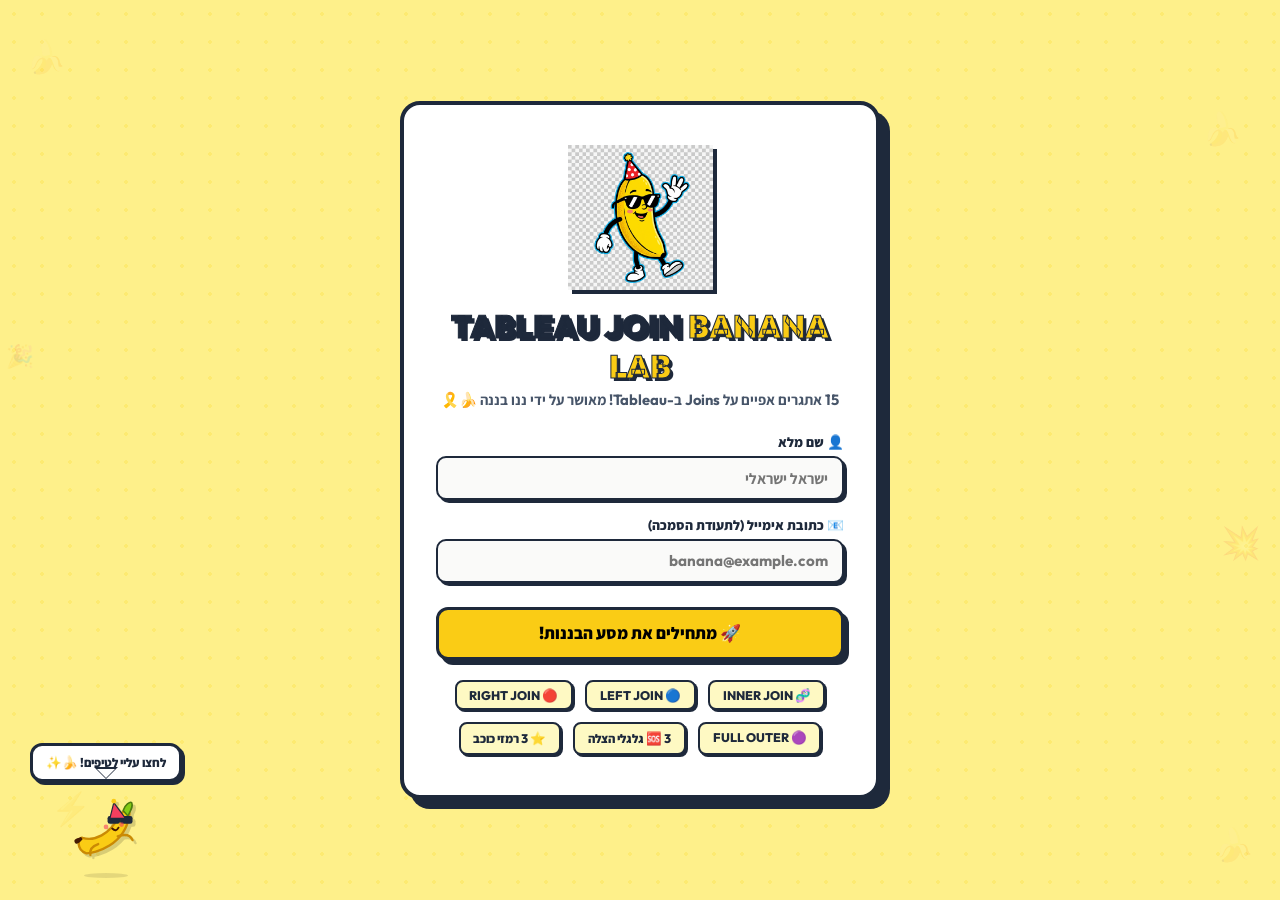
<file: games/tableau-join-banana-lab/index.html>
<!DOCTYPE html>
<html lang="he" dir="rtl">
<head>
<meta charset="UTF-8">
<meta name="viewport" content="width=device-width, initial-scale=1.0">
<title>Tableau Join Banana Lab 🍌 | 15 אתגרים</title>
<link href="https://fonts.googleapis.com/css2?family=Outfit:wght@400;700;900&family=Assistant:wght@400;600;800&display=swap" rel="stylesheet">
<style>
*{box-sizing:border-box;margin:0;padding:0}
:root{
  --y:#facc15;--b:#3b82f6;--p:#ec4899;--v:#a855f7;
  --g:#22c55e;--o:#f97316;--d:#1e293b;--w:#fff;
  --yl:#fef9c3;--bl:#dbeafe;--pl:#fce7f3;--vl:#f3e8ff;--gl:#dcfce7;
  --sh:5px 5px 0 var(--d);--shsm:3px 3px 0 var(--d);
  --f:'Outfit','Assistant',sans-serif;
}
body{background:#fef08a;background-image:radial-gradient(#fde04760 2px,transparent 2px);background-size:28px 28px;font-family:var(--f);color:var(--d);min-height:100vh;overflow-x:hidden}

/* ─── DECOR ─── */
.decor{position:fixed;font-size:2rem;opacity:.13;pointer-events:none;z-index:0;animation:spin 12s linear infinite}
.d1{top:4%;left:2%;animation-duration:9s}.d2{top:12%;right:3%;animation-duration:14s}
.d3{bottom:8%;left:4%;animation-duration:11s}.d4{bottom:4%;right:2%;animation-duration:8s}
.d5{top:38%;left:.5%;animation-duration:16s;font-size:1.4rem}.d6{top:58%;right:1.5%;animation-duration:10s}
@keyframes spin{0%{transform:rotate(0)scale(1)}50%{transform:rotate(180deg)scale(1.1)translateY(-8px)}100%{transform:rotate(360deg)scale(1)}}

/* ─── MASCOT ─── */
#mascot{position:fixed;bottom:22px;left:30px;z-index:999;cursor:pointer;display:flex;flex-direction:column;align-items:center;transition:transform .25s}
#mascot:hover{transform:scale(1.1)rotate(-5deg)}
#mascot svg{animation:wig 2.5s ease-in-out infinite;filter:drop-shadow(3px 3px 0 rgba(0,0,0,.15))}
@keyframes wig{0%,100%{transform:translateY(0)rotate(0)}50%{transform:translateY(-9px)rotate(7deg)}}
#bubble{background:#fff;border:3px solid var(--d);border-radius:12px;padding:.5rem .8rem;font-size:.78rem;font-weight:800;max-width:180px;text-align:center;margin-bottom:9px;box-shadow:var(--shsm);animation:bob 3s ease-in-out infinite;position:relative}
#bubble::after{content:'';position:absolute;bottom:-12px;left:50%;transform:translateX(-50%);border:12px solid transparent;border-top-color:var(--d);width:0}
#bubble::before{content:'';position:absolute;bottom:-8px;left:50%;transform:translateX(-50%);border:9px solid transparent;border-top-color:#fff;width:0;z-index:1}
@keyframes bob{0%,100%{transform:translateY(0)}50%{transform:translateY(-4px)}}
.mshadow{width:44px;height:5px;background:rgba(0,0,0,.1);border-radius:50%;margin-top:4px;animation:msh 2.5s ease-in-out infinite}
@keyframes msh{0%,100%{transform:scale(1);opacity:1}50%{transform:scale(.7);opacity:.5}}

/* ─── WRAP ─── */
.wrap{max-width:1000px;margin:0 auto;padding:1.25rem 1rem;position:relative;z-index:1}

/* ════════ LOGIN SCREEN ════════ */
#login-screen{min-height:100vh;display:flex;align-items:center;justify-content:center;padding:1rem}
.login-card{background:#fff;border:4px solid var(--d);border-radius:20px;padding:2.5rem 2rem;max-width:480px;width:100%;box-shadow:10px 10px 0 var(--d);text-align:center;animation:popIn .4s ease}
.login-card .big-banana{font-size:4rem;animation:wig 2s ease-in-out infinite;display:block;margin-bottom:.5rem}
.login-banana-img, .cert-banana-img { animation: floatBanana 3s ease-in-out infinite; }
@keyframes floatBanana {
  0%, 100% { transform: translateY(0) rotate(0deg); }
  50% { transform: translateY(-8px) rotate(3deg); }
}
.login-card h1{font-size:2rem;font-weight:900;margin-bottom:.25rem;-webkit-text-stroke:1px var(--d);text-shadow:3px 3px 0 var(--d)}
.login-card h1 span{color:var(--y)}
.login-card p{font-size:.92rem;font-weight:700;color:#475569;margin-bottom:1.5rem}
.lbl{display:block;font-size:.85rem;font-weight:800;margin-bottom:.3rem;text-align:right}
.inp{width:100%;border:2.5px solid var(--d);border-radius:10px;padding:.65rem .9rem;font-family:var(--f);font-size:.95rem;font-weight:700;background:#fafaf9;margin-bottom:1rem;box-shadow:3px 3px 0 var(--d);transition:all .2s}
.inp:focus{outline:none;border-color:var(--v);box-shadow:3px 3px 0 var(--v);background:#fff}
.btn-start{background:var(--y);border:3px solid var(--d);border-radius:12px;font-family:var(--f);font-size:1.05rem;font-weight:900;padding:.8rem 2rem;cursor:pointer;box-shadow:var(--sh);transition:all .15s;width:100%;margin-top:.5rem}
.btn-start:hover{transform:translate(-2px,-2px);box-shadow:7px 7px 0 var(--d)}
.login-badges{display:flex;justify-content:center;gap:.75rem;margin-top:1.25rem;flex-wrap:wrap}
.lbg{background:var(--yl);border:2px solid var(--d);border-radius:8px;padding:.35rem .8rem;font-size:.78rem;font-weight:800;box-shadow:2px 2px 0 var(--d)}

/* ════════ GAME SCREEN ════════ */
#game-screen{display:none}
header{text-align:center;margin-bottom:1.5rem}
.logo{display:flex;align-items:center;justify-content:center;gap:.6rem;margin-bottom:.3rem}
.logo-ico{font-size:2.4rem;animation:shake 1.4s alternate ease-in-out infinite}
@keyframes shake{from{transform:rotate(-10deg)}to{transform:rotate(10deg)}}
h1.main{font-size:2.4rem;font-weight:900;-webkit-text-stroke:1.5px var(--d);text-shadow:4px 4px 0 var(--d)}
h1.main span{color:var(--y)}
.subtitle{font-size:.95rem;font-weight:700;margin:.3rem 0 1rem}

/* PLAYER INFO BAR */
.player-bar{background:#fff;border:3px solid var(--d);border-radius:12px;padding:.65rem 1.2rem;display:flex;align-items:center;justify-content:space-between;box-shadow:var(--shsm);margin-bottom:1.25rem;flex-wrap:wrap;gap:.5rem}
.player-name{font-weight:900;font-size:1rem}
.lifelines{display:flex;align-items:center;gap:.5rem;flex-wrap:wrap}
.ll-item{display:flex;align-items:center;gap:.25rem;background:var(--yl);border:2px solid var(--d);border-radius:8px;padding:.3rem .65rem;font-size:.82rem;font-weight:800;cursor:pointer;box-shadow:2px 2px 0 var(--d);transition:all .15s;user-select:none}
.ll-item:hover:not(.used){transform:translate(-1px,-1px);box-shadow:3px 3px 0 var(--d)}
.ll-item.used{opacity:.38;cursor:not-allowed;background:#f1f5f9;transform:none!important}
.ll-skip .ico{font-size:1.1rem}
.ll-hint .ico{font-size:1.1rem}

/* PROGRESS BAR */
.prog-section{margin-bottom:1.25rem}
.prog-info{display:flex;justify-content:space-between;align-items:center;font-size:.82rem;font-weight:800;margin-bottom:.35rem;flex-wrap:wrap;gap:.4rem}
.prog-bar{height:18px;background:#f1f5f9;border:2.5px solid var(--d);border-radius:9px;overflow:hidden}
.prog-fill{height:100%;background:linear-gradient(90deg,var(--g),var(--y));transition:width .5s;border-radius:9px}

/* SCORE METER */
.score-meter{display:flex;align-items:center;gap:.55rem;background:#fff;border:2.5px solid var(--d);border-radius:10px;padding:.3rem .75rem;box-shadow:var(--shsm)}
.score-label{font-size:.72rem;font-weight:800;color:#64748b;white-space:nowrap}
.score-track{width:90px;height:12px;background:#f1f5f9;border:1.5px solid var(--d);border-radius:6px;overflow:hidden;flex-shrink:0}
.score-bar{height:100%;border-radius:6px;transition:width .5s,background .5s}
.score-num{font-size:1rem;font-weight:900;min-width:36px;text-align:center;transition:color .4s}
.score-grade{font-size:.7rem;font-weight:900;padding:.08rem .35rem;border-radius:5px;border:1.5px solid var(--d);white-space:nowrap;transition:all .3s}
.sg-great{background:#dcfce7;color:#16a34a}
.sg-good{background:#fef9c3;color:#ca8a04}
.sg-ok{background:#fce7f3;color:#be185d}

/* ════════ CHALLENGE CARD ════════ */
.ch-card{background:#fff;border:3px solid var(--d);border-radius:16px;padding:1.5rem;box-shadow:var(--sh);position:relative;min-height:480px;margin-bottom:1.5rem}
.ch-head{margin-bottom:1rem;padding-bottom:.75rem;border-bottom:2px solid var(--d)}
.ch-title-row{display:flex;align-items:center;gap:.6rem;margin-bottom:.4rem}
.ch-num{background:var(--y);border:2px solid var(--d);font-size:.72rem;font-weight:800;padding:.12rem .5rem;border-radius:6px;white-space:nowrap}
.ch-title{font-size:1.25rem;font-weight:900}
.ch-story{font-size:.9rem;font-weight:700;line-height:1.65;color:#1e293b}

.tables-row{display:grid;grid-template-columns:1fr auto 1fr;gap:.6rem;align-items:center;margin-bottom:.9rem;direction:ltr}
.tables-row > *{direction:rtl}
.mini-card{background:#fafaf9;border:2px solid var(--d);border-radius:10px;padding:.65rem;box-shadow:var(--shsm)}
.mini-card h4{font-size:.82rem;font-weight:900;margin-bottom:.3rem}
.mc-l h4{color:var(--b)}.mc-r h4{color:var(--p)}
.mini-wrap{max-height:155px;overflow-y:auto;border:1.5px solid var(--d);border-radius:6px;background:#fff}
table{width:100%;border-collapse:collapse;font-size:.8rem;text-align:right}
th{position:sticky;top:0;background:#f1f5f9;padding:.55rem .6rem;font-weight:800;border-bottom:2px solid var(--d);z-index:2}
td{padding:.5rem .6rem;border-bottom:1px solid #e2e8f0;font-weight:600}
tr:hover td{background:#fef9c3!important}
.null-cell{color:var(--g)!important;font-weight:900;background:var(--gl);border:1px solid var(--d);padding:.08rem .28rem;border-radius:4px}

.join-arr{display:flex;flex-direction:column;align-items:center;gap:3px;padding:.35rem}
.ja-lbl{background:var(--v);color:#fff;font-size:.65rem;font-weight:900;padding:.1rem .35rem;border-radius:4px;border:1.5px solid var(--d)}
.ja-sym{font-size:1.4rem;color:var(--v);font-weight:900;line-height:1}
.ja-hint{font-size:.6rem;color:#64748b;font-weight:700}

.goal-box{background:var(--vl);border:3px dashed var(--v);border-radius:12px;padding:.85rem;margin-bottom:.9rem}
.goal-top{display:flex;align-items:flex-start;gap:.45rem;margin-bottom:.5rem}
.goal-ico{font-size:1.3rem;flex-shrink:0}
.goal-box h3{font-size:.87rem;font-weight:900;color:var(--v);margin-bottom:.15rem}
.goal-note{font-size:.73rem;font-weight:700;color:#64748b}
.goal-wrap{background:#fff;border:2px solid var(--d);border-radius:6px;max-height:140px;overflow-y:auto}

/* HINT BOX */
.hint-box{background:#fef9c3;border:2.5px solid var(--y);border-radius:10px;padding:.7rem .9rem;margin-bottom:.85rem;font-size:.85rem;font-weight:700;display:none;animation:popIn .3s ease}
.hint-box.show{display:block}

/* ANSWER BUTTONS */
.actions{background:#fafaf9;border:2px solid var(--d);border-radius:12px;padding:1rem;box-shadow:var(--shsm)}
.q-head{font-size:.9rem;font-weight:800;text-align:center;margin-bottom:.75rem}
.ans-btns{display:flex;flex-wrap:wrap;justify-content:center;gap:.6rem}
.abtn{
  background:#fff;border:2.5px solid var(--d);border-radius:10px;
  padding:.65rem .95rem;font-family:var(--f);font-size:.82rem;font-weight:900;
  cursor:pointer;box-shadow:var(--shsm);transition:all .15s;
  display:flex;align-items:center;gap:.55rem;min-width:175px;text-align:right;
}
.abtn .bi{font-size:1.3rem;flex-shrink:0}
.abtn .bt{display:flex;flex-direction:column;align-items:flex-start;gap:.1rem}
.abtn .bt small{font-size:.66rem;font-weight:600;color:#64748b;font-family:'Assistant',sans-serif}
.abtn:hover{transform:translate(-2px,-2px);box-shadow:5px 5px 0 var(--d)}
.abtn-inner:hover{background:var(--vl)}.abtn-left:hover{background:var(--bl)}
.abtn-right:hover{background:var(--pl)}.abtn-full:hover{background:#f3e8ff}
.abtn.selected{transform:translate(2px,2px);box-shadow:1px 1px 0 var(--d);outline:3px solid var(--v);outline-offset:2px}

/* FEEDBACK OVERLAY */
.fb-overlay{position:absolute;inset:0;background:rgba(254,240,138,.92);backdrop-filter:blur(4px);z-index:100;border-radius:16px;display:none;align-items:center;justify-content:center}
.fb-overlay.vis{display:flex;animation:popIn .3s ease}
@keyframes popIn{from{opacity:0;transform:scale(.95)}to{opacity:1;transform:scale(1)}}
.fb-card{background:#fff;border:4px solid var(--d);border-radius:20px;width:92%;max-width:460px;padding:1.75rem;text-align:center;box-shadow:12px 12px 0 var(--d)}
.fb-ico{font-size:2.8rem;display:block;margin-bottom:.4rem}
.fb-title{font-size:1.4rem;font-weight:900;margin-bottom:.55rem}
.fb-body{font-size:.88rem;font-weight:700;line-height:1.65;margin-bottom:1.1rem;text-align:right}
.fb-next{background:var(--y);border:3px solid var(--d);border-radius:10px;font-family:var(--f);font-size:.95rem;font-weight:900;padding:.65rem 1.75rem;cursor:pointer;box-shadow:4px 4px 0 var(--d);transition:all .15s}
.fb-next:hover{transform:translate(-1px,-1px);box-shadow:5px 5px 0 var(--d)}

/* LEGEND */
.legend-bar{background:#fff;border:3px solid var(--d);border-radius:12px;padding:.75rem 1rem;display:flex;gap:1rem;flex-wrap:wrap;justify-content:center;margin-bottom:1.25rem;box-shadow:var(--shsm)}
.lg-it{display:flex;align-items:center;gap:.35rem;font-size:.78rem;font-weight:700}
.lg-dot{width:12px;height:12px;border-radius:3px;border:1.5px solid var(--d);flex-shrink:0}
.ld-inner{background:var(--vl)}.ld-left{background:var(--bl)}.ld-right{background:var(--pl)}.ld-full{background:#f3e8ff}

/* ════════ CERTIFICATE SCREEN ════════ */
#cert-screen{display:none;padding:1rem}
.cert-wrap{max-width:760px;margin:0 auto}
.cert-card{background:#fff;border:5px solid var(--d);border-radius:20px;padding:2.5rem;box-shadow:14px 14px 0 var(--d);text-align:center;position:relative;overflow:hidden}
.cert-card::before{content:'';position:absolute;inset:10px;border:3px dashed var(--y);border-radius:14px;pointer-events:none}
.cert-banner{font-size:3.5rem;margin-bottom:.5rem}
.cert-org{font-size:.95rem;font-weight:800;color:#64748b;letter-spacing:.1em;text-transform:uppercase;margin-bottom.5rem}
.cert-title{font-size:2rem;font-weight:900;margin:.5rem 0;text-shadow:3px 3px 0 var(--d)}
.cert-sub{font-size:.95rem;font-weight:700;color:#475569;margin-bottom:1.25rem}
.cert-name{font-size:2.5rem;font-weight:900;color:var(--v);border-bottom:4px solid var(--y);display:inline-block;padding:0 1rem;margin-bottom:.5rem}
.cert-body{font-size:.92rem;font-weight:700;color:#334155;line-height:1.75;margin-bottom:1.25rem}
.cert-badges{display:flex;justify-content:center;gap:1rem;flex-wrap:wrap;margin-bottom:1.25rem}
.cb{background:var(--yl);border:2.5px solid var(--d);border-radius:10px;padding:.45rem .9rem;font-size:.82rem;font-weight:800;box-shadow:3px 3px 0 var(--d)}
.cert-score{font-size:1.6rem;font-weight:900;color:var(--g);margin-bottom:.5rem}
.cert-date{font-size:.8rem;color:#64748b;font-weight:700;margin-bottom:1.5rem}
.cert-sigs{display:flex;justify-content:center;gap:3rem;margin-bottom:1.5rem;flex-wrap:wrap}
.sig{text-align:center}
.sig-line{width:120px;height:3px;background:var(--d);margin:0 auto .3rem}
.sig-name{font-size:.78rem;font-weight:800;color:#475569}
.cert-actions{display:flex;gap:.85rem;justify-content:center;flex-wrap:wrap}
.btn-cert{border:3px solid var(--d);border-radius:10px;font-family:var(--f);font-size:.9rem;font-weight:900;padding:.65rem 1.5rem;cursor:pointer;box-shadow:4px 4px 0 var(--d);transition:all .15s}
.btn-cert:hover{transform:translate(-2px,-2px);box-shadow:6px 6px 0 var(--d)}
.btn-print{background:var(--y)}.btn-email{background:var(--bl)}.btn-play{background:var(--gl)}

@media print{
  body{background:#fff!important}
  .decor,#mascot,.cert-actions,.player-bar,.prog-section,.legend-bar{display:none!important}
  .cert-card{box-shadow:none;border:3px solid #000}
}
</style>
</head>
<body>

<div class="decor d1">🍌</div>
<div class="decor d2">🍌</div>
<div class="decor d3">⚡</div>
<div class="decor d4">🍌</div>
<div class="decor d5">🎉</div>
<div class="decor d6">💥</div>

<!-- MASCOT -->
<div id="mascot" onclick="bananaTalk()">
  <div id="bubble">לחצו עליי לטיפים! 🍌✨</div>
  <svg viewBox="0 0 100 100" width="78" height="78">
    <path d="M25,80 C35,80 75,70 80,30 C82,20 70,25 65,35 C55,55 35,65 20,60 C15,58 10,75 25,80 Z" fill="#facc15" stroke="#ca8a04" stroke-width="3"/>
    <path d="M78,32 C82,24 85,20 83,15 C81,13 74,18 72,25 Z" fill="#84cc16" stroke="#4d7c0f" stroke-width="2"/>
    <path d="M18,59 C12,61 8,62 10,66 C12,70 17,66 20,62 Z" fill="#451a03"/>
    <rect x="52" y="32" width="16" height="10" rx="3" fill="#1e293b"/>
    <rect x="68" y="32" width="16" height="10" rx="3" fill="#1e293b"/>
    <line x1="66" y1="35" x2="69" y2="35" stroke="#1e293b" stroke-width="3"/>
    <path d="M 58,48 Q 63,53 66,47" fill="none" stroke="#451a03" stroke-width="2.5" stroke-linecap="round"/>
    <circle cx="50" cy="46" r="3" fill="#f43f5e" opacity=".6"/>
    <circle cx="70" cy="43" r="3" fill="#f43f5e" opacity=".6"/>
    <path d="M 40,68 Q 28,72 30,82" fill="none" stroke="#ca8a04" stroke-width="3" stroke-linecap="round"/>
    <path d="M 65,58 Q 80,53 84,63" fill="none" stroke="#ca8a04" stroke-width="3" stroke-linecap="round"/>
    <polygon points="60,15 55,35 75,35" fill="#f43f5e" stroke="#1e293b" stroke-width="1.5"/>
    <circle cx="60" cy="13" r="3" fill="#facc15"/>
  </svg>
  <div class="mshadow"></div>
</div>

<!-- ══════════════ LOGIN SCREEN ══════════════ -->
<div id="login-screen">
  <div class="login-card">
    <img src="assets/banana_welcome.png" alt="Nano Banana Welcome" class="login-banana-img" style="width: 145px; height: auto; margin-bottom: 1rem; filter: drop-shadow(4px 4px 0 var(--d)); display: block; margin-left: auto; margin-right: auto;">
    <h1>TABLEAU JOIN <span>BANANA LAB</span></h1>
    <p>15 אתגרים אפיים על Joins ב-Tableau! מאושר על ידי ננו בננה 🍌🎗️</p>

    <label class="lbl" for="inp-name">👤 שם מלא</label>
    <input class="inp" id="inp-name" type="text" placeholder="ישראל ישראלי" autocomplete="name">

    <label class="lbl" for="inp-email">📧 כתובת אימייל (לתעודת הסמכה)</label>
    <input class="inp" id="inp-email" type="email" placeholder="banana@example.com" autocomplete="email">

    <div id="login-err" style="color:#ec4899;font-size:.82rem;font-weight:800;margin-bottom:.5rem;display:none"></div>
    <button class="btn-start" onclick="startGame()">🚀 מתחילים את מסע הבננות!</button>

    <div class="login-badges">
      <span class="lbg">🧬 INNER JOIN</span>
      <span class="lbg">🔵 LEFT JOIN</span>
      <span class="lbg">🔴 RIGHT JOIN</span>
      <span class="lbg">🟣 FULL OUTER</span>
      <span class="lbg">🆘 3 גלגלי הצלה</span>
      <span class="lbg">⭐ 3 רמזי כוכב</span>
    </div>
  </div>
</div>

<!-- ══════════════ GAME SCREEN ══════════════ -->
<div id="game-screen">
  <div class="wrap">
    <header>
      <div class="logo"><img src="assets/banana_scientist.png" alt="Nano Banana Scientist" style="width: 60px; height: auto; filter: drop-shadow(3px 3px 0 var(--d)); animation: shake 1.4s alternate ease-in-out infinite; margin-left: 0.5rem;"><h1 class="main">TABLEAU JOIN <span>BANANA LAB</span></h1></div>
      <p class="subtitle">15 אתגרים לשליטה מוחלטת ב-Joins — מבית ננו בננה 🍌🎗️<br><span style="color:var(--v);font-weight:900;background:var(--vl);padding:.25rem .6rem;border-radius:6px;border:1.5px solid var(--v);display:inline-block;margin-top:.45rem;box-shadow:2px 2px 0 var(--d)">📌 שימו לב: הטבלה השמאלית היא תמיד "סטודנטים", והטבלה הימנית היא תמיד "קורסים"</span></p>
    </header>

    <!-- PLAYER BAR -->
    <div class="player-bar">
      <div>
        <div class="player-name" id="player-name-display">👤 ...</div>
        <div style="font-size:.75rem;font-weight:700;color:#64748b" id="player-email-display">...</div>
      </div>
      <div class="lifelines">
        <div class="ll-item ll-skip" id="skip1" onclick="useSkip()" title="דלג על השאלה (3 סה״כ)">
          <span class="ico">🆘</span><span>דלג</span>
        </div>
        <div class="ll-item ll-skip" id="skip2" onclick="useSkip()" title="דלג על השאלה">
          <span class="ico">🆘</span><span>דלג</span>
        </div>
        <div class="ll-item ll-skip" id="skip3" onclick="useSkip()" title="דלג על השאלה">
          <span class="ico">🆘</span><span>דלג</span>
        </div>
        <div style="width:1px;height:24px;background:var(--d);opacity:.2"></div>
        <div class="ll-item ll-hint" id="hint1" onclick="useHint()" title="קבל רמז (3 סה״כ)">
          <span class="ico">⭐</span><span>רמז</span>
        </div>
        <div class="ll-item ll-hint" id="hint2" onclick="useHint()" title="קבל רמז">
          <span class="ico">⭐</span><span>רמז</span>
        </div>
        <div class="ll-item ll-hint" id="hint3" onclick="useHint()" title="קבל רמז">
          <span class="ico">⭐</span><span>רמז</span>
        </div>
        <div style="width:1px;height:24px;background:var(--d);opacity:.2"></div>
        <button class="btn-minigame" id="btn-minigame" onclick="openPacBanana()" title="שחקו פאק-בננה להרוויח רמזים!" style="background:#fef9c3;border:2px solid var(--d);border-radius:8px;padding:.3rem .6rem;font-size:.82rem;font-weight:900;cursor:pointer;box-shadow:2px 2px 0 var(--d);animation:msh 2s infinite ease-in-out;">🎮 מיני-משחק פאק-בננה</button>
        <div style="width:1px;height:24px;background:var(--d);opacity:.2"></div>
        <!-- LIVE SCORE METER -->
        <div class="score-meter">
          <span class="score-label">ציון חי:</span>
          <div class="score-track"><div class="score-bar" id="score-bar" style="width:100%;background:#22c55e"></div></div>
          <span class="score-num" id="score-num" style="color:#22c55e">100</span>
          <span class="score-grade sg-great" id="score-grade">מצוין 🏆</span>
        </div>
      </div>
    </div>

    <!-- PROGRESS -->
    <div class="prog-section">
      <div class="prog-info">
        <span id="prog-label">שאלה 1 מתוך 15</span>
        <span id="prog-score">✅ 0 נכון | ❌ 0 שגוי | ⏭️ 0 דולג</span>
      </div>
      <div class="prog-bar"><div class="prog-fill" id="prog-fill" style="width:0%"></div></div>
    </div>

    <!-- LEGEND -->
    <div class="legend-bar">
      <div class="lg-it"><span class="lg-dot ld-inner"></span>INNER = רק התאמות</div>
      <div class="lg-it"><span class="lg-dot ld-left"></span>LEFT = כל השמאלית + NULL</div>
      <div class="lg-it"><span class="lg-dot ld-right"></span>RIGHT = כל הימנית + NULL</div>
      <div class="lg-it"><span class="lg-dot ld-full"></span>FULL = הכל + NULL</div>
    </div>

    <!-- CHALLENGE CARD -->
    <div class="ch-card" id="ch-card">
      <div class="ch-head">
        <div class="ch-title-row">
          <span class="ch-num" id="ch-num">שאלה 1/15</span>
          <h2 class="ch-title" id="ch-title">...</h2>
        </div>
        <div class="ch-story" id="ch-story">טוען...</div>
      </div>

      <div class="tables-row">
        <div class="mini-card mc-l">
          <div style="font-size:0.75rem; color:#64748b; font-weight:bold; margin-bottom:-0.1rem">טבלה שמאלית</div>
          <h4 id="lft-title">טבלה שמאלית</h4>
          <div class="mini-wrap"><table id="mt-l"><thead><tr id="mt-lh"></tr></thead><tbody></tbody></table></div>
        </div>
        <div class="join-arr">
          <div class="ja-lbl">JOIN</div>
          <div class="ja-sym">↔</div>
          <div class="ja-hint">על בסיס ID</div>
        </div>
        <div class="mini-card mc-r">
          <div style="font-size:0.75rem; color:#64748b; font-weight:bold; margin-bottom:-0.1rem">טבלה ימנית</div>
          <h4 id="rgt-title">טבלה ימנית</h4>
          <div class="mini-wrap"><table id="mt-r"><thead><tr id="mt-rh"></tr></thead><tbody></tbody></table></div>
        </div>
      </div>

      <div class="goal-box">
        <div class="goal-top">
          <span class="goal-ico">🎯</span>
          <div>
            <h3 id="goal-lbl">טבלת היעד – בדיוק זה צריך לצאת:</h3>
            <p class="goal-note" id="goal-note">שימו לב לשורות שנשמרו ולמיקום ה-NULL!</p>
          </div>
        </div>
        <div class="goal-wrap"><table id="mt-g"><thead><tr id="mt-gh"></tr></thead><tbody></tbody></table></div>
      </div>

      <div class="hint-box" id="hint-box">💡 <span id="hint-text"></span></div>

      <div class="actions">
        <div class="q-head">🤔 איזה Join ייצר בדיוק את טבלת היעד? לחצו:</div>
        <div class="ans-btns">
          <button class="abtn abtn-inner" data-ans="inner">
            <span class="bi">🧬</span><div class="bt"><strong>INNER JOIN</strong><small>רק שורות עם התאמה משני הצדדים</small></div>
          </button>
          <button class="abtn abtn-left" data-ans="left">
            <span class="bi">🔵</span><div class="bt"><strong>LEFT JOIN</strong><small>כל השמאלית + NULL לחסרים</small></div>
          </button>
          <button class="abtn abtn-right" data-ans="right">
            <span class="bi">🔴</span><div class="bt"><strong>RIGHT JOIN</strong><small>כל הימנית + NULL לחסרים</small></div>
          </button>
          <button class="abtn abtn-full" data-ans="full">
            <span class="bi">🟣</span><div class="bt"><strong>FULL OUTER JOIN</strong><small>כולם! NULL משני הכיוונים</small></div>
          </button>
        </div>
      </div>

      <!-- FEEDBACK OVERLAY -->
      <div class="fb-overlay" id="fb-overlay">
        <div class="fb-card">
          <span class="fb-ico" id="fb-ico" style="display:none">🎉</span>
          <img src="assets/banana_correct.png" id="fb-banana-img" alt="Nano Banana Reaction" style="width: 140px; height: auto; margin-bottom: 1rem; filter: drop-shadow(4px 4px 0 var(--d)); display: block; margin-left: auto; margin-right: auto;">
          <h3 class="fb-title" id="fb-title">כל הכבוד!</h3>
          <div class="fb-body" id="fb-body">...</div>
          <button class="fb-next" id="fb-next">המשך ➔</button>
        </div>
      </div>
    </div>

    <!-- PAC-BANANA MODAL -->
    <div id="pac-modal" style="position:fixed;inset:0;background:rgba(15,23,42,.9);z-index:9999;display:none;align-items:center;justify-content:center;backdrop-filter:blur(5px)">
      <div style="background:#fff;border:4px solid var(--d);border-radius:20px;padding:2rem;text-align:center;box-shadow:10px 10px 0 var(--d);max-width:480px;width:95%">
        <h2 style="font-size:1.8rem;font-weight:900;margin-bottom:.5rem;color:var(--v)">🎮 Pac-Banana</h2>
        <p style="font-size:.9rem;font-weight:700;margin-bottom:1rem;color:#475569">אספו את כל המטבעות עם הבננה (חיצים במקלדת) כדי לזכות בגלגל הצלה ורמז! היזהרו משד הדאטה (ד״ר שי צבאן) הרודף אחריכם!</p>
        <div style="background:var(--d);border:4px solid var(--y);border-radius:12px;padding:10px;display:inline-block;margin-bottom:1rem;position:relative;">
          <canvas id="pac-canvas" width="300" height="300" style="background:#1e293b;border-radius:6px;display:block"></canvas>
        </div>
        <div id="pac-status" style="font-weight:900;font-size:1.1rem;margin-bottom:1rem;min-height:1.5em;color:var(--b)"></div>
        <div style="display:flex;gap:.5rem;justify-content:center">
          <button onclick="startPacBanana()" style="background:var(--y);border:3px solid var(--d);border-radius:10px;padding:.5rem 1rem;font-weight:900;font-size:1rem;cursor:pointer;box-shadow:3px 3px 0 var(--d)">שחק שוב 🔄</button>
          <button onclick="closePacBanana()" style="background:#e2e8f0;border:3px solid var(--d);border-radius:10px;padding:.5rem 1rem;font-weight:900;font-size:1rem;cursor:pointer;box-shadow:3px 3px 0 var(--d)">סגור ❌</button>
        </div>
      </div>
    </div>

  </div><!-- /.wrap -->
</div><!-- /#game-screen -->

<!-- ══════════════ CERTIFICATE SCREEN ══════════════ -->
<div id="cert-screen">
  <div class="cert-wrap">
    <div class="cert-card" id="cert-card">
      <img src="assets/banana_graduate.png" alt="Nano Banana Graduate" class="cert-banana-img" style="width: 150px; height: auto; margin-bottom: 1rem; filter: drop-shadow(4px 4px 0 var(--d)); display: block; margin-left: auto; margin-right: auto;">
      <div class="cert-org">Tableau Join Banana Lab · מכון ננו בננה לחינוך נתונים</div>
      <h2 class="cert-title">תעודת הסמכה רשמית</h2>
      <p class="cert-sub">מוענקת בגאווה ובגרגרי בננה רבים ל:</p>
      <div class="cert-name" id="cert-name">שם הלומד</div>
      <p class="cert-body">
        עמד/ה בהצלחה בכל אתגרי מעבדת הבננות של Tableau,<br>
        הוכיח/ה שליטה מלאה בסוגי ה-JOIN:<br>
        <strong>INNER JOIN · LEFT JOIN · RIGHT JOIN · FULL OUTER JOIN</strong><br>
        ומוסמך/ת לבצע מיזוגי טבלאות בשיגעון מוחלט ובצבעוניות מתפרצת.
      </p>
      <div class="cert-score" id="cert-score">ציון: 15/15 ✅</div>
      <div id="cert-grade-badge" style="font-size:1.1rem;font-weight:900;margin-bottom:.65rem"></div>
      <div class="cert-badges">
        <span class="cb">🧬 INNER JOIN מומחה</span>
        <span class="cb">🔵 LEFT JOIN מומחה</span>
        <span class="cb">🔴 RIGHT JOIN מומחה</span>
        <span class="cb">🟣 FULL OUTER מומחה</span>
      </div>
      <div class="cert-sigs">
        <div class="sig"><div class="cert-date" id="cert-date"></div><div class="sig-line"></div><div class="sig-name">ננו בננה, מנכ"ל ומייסד</div></div>
        <div class="sig"><div class="cert-date" id="cert-date2"></div><div class="sig-line"></div><div class="sig-name">ד״ר שי צבאן, דיקן הפקולטה</div></div>
      </div>
      <div class="cert-actions">
        <button class="btn-cert btn-print" onclick="window.print()">🖨️ הדפסת תעודה</button>
        <button class="btn-cert btn-email" id="btn-email-cert" onclick="emailCert()">📧 שלח לאימייל</button>
        <button class="btn-cert btn-play" onclick="restartGame()">🔄 שחקו שוב</button>
      </div>
    </div>
  </div>
</div>

<script>
// ══════════════════════════════════════════════════════════════
//  AUDIO
// ══════════════════════════════════════════════════════════════
let AC=null;
function au(){if(!AC)AC=new(window.AudioContext||window.webkitAudioContext)()}
function snd(t){
  try{au();if(AC.state==='suspended')AC.resume();
  const o=AC.createOscillator(),g=AC.createGain();o.connect(g);g.connect(AC.destination);const n=AC.currentTime;
  if(t==='ok'){o.type='triangle';o.frequency.setValueAtTime(300,n);o.frequency.exponentialRampToValueAtTime(900,n+.35);g.gain.setValueAtTime(.12,n);g.gain.linearRampToValueAtTime(.001,n+.4);o.start(n);o.stop(n+.4)}
  else if(t==='err'){o.type='sawtooth';o.frequency.setValueAtTime(380,n);o.frequency.linearRampToValueAtTime(90,n+.5);g.gain.setValueAtTime(.08,n);g.gain.linearRampToValueAtTime(.001,n+.55);o.start(n);o.stop(n+.55)}
  else{o.type='sine';o.frequency.setValueAtTime(200,n);o.frequency.exponentialRampToValueAtTime(600,n+.25);g.gain.setValueAtTime(.08,n);g.gain.linearRampToValueAtTime(.001,n+.4);o.start(n);o.stop(n+.4)}}catch(e){}}

// ══════════════════════════════════════════════════════════════
//  MASCOT TIPS
// ══════════════════════════════════════════════════════════════
const TIPS=["INNER JOIN = רק מה שמתאים בדיוק בשני הצדדים. כמו זוג מושלם! 🎵","LEFT JOIN = הטבלה השמאלית היא המלכה! מה שבימין לא מתאים? NULL! 👑","RIGHT JOIN = הטבלה הימנית הי הבוסית. מה שבשמאל לא מתאים? NULL! 💼","FULL OUTER = אהבת חינם לנתונים. כולם בפנים, אף אחד לא נזרק! 🧡","NULL != NULL! זה הדבר הכי מוזר בעולם הנתונים! 🤯","אם בטבלת היעד אין NULL כלל – כנראה INNER JOIN! 🧬","אם יש שורות עם NULL רק בצד ימין – כנראה LEFT JOIN! 🔵","אם יש שורות עם NULL רק בצד שמאל – כנראה RIGHT JOIN! 🔴","אם יש NULL בשני הצדדים – FULL OUTER JOIN! 🟣","ספרו את השורות בטבלת היעד לעומת הטבלאות המקוריות – זה ייתן לכם רמז! 🔢"];
let tipIdx=0;
function bananaTalk(){au();snd('ok');const b=document.getElementById('bubble');b.textContent=TIPS[tipIdx%TIPS.length];tipIdx++;const m=document.getElementById('mascot');m.style.transform='scale(1.3)rotate(-12deg)';b.style.animation='none';void b.offsetWidth;b.style.animation='bob 3s ease-in-out infinite';setTimeout(()=>{m.style.transform=''},250)}

// ══════════════════════════════════════════════════════════════
//  15 CHALLENGES
// ══════════════════════════════════════════════════════════════
const CH=[
  // ─── 1 INNER basic ───
  {emoji:'🎉',title:'מסיבת הבננה הסודית',
   story:'ננו בננה מארגן מסיבה! רק סטודנטים שנרשמו לקורס מקבלים כרטיס כניסה.<br><br><strong>🎯 המטרה:</strong> הציגו רק שורות שיש להן התאמה <strong>בשני הצדדים</strong> – ללא NULL, ללא חצי שורות.',
   ll:'👦 סטודנטים',rl:'📚 קורסים',
   L:[{ID:10,שם:'ליאור 🔨'},{ID:20,שם:'ננו ג׳וניור 🍌'},{ID:30,שם:'רועי השותק 🤫'}],
   R:[{ID:20,קורס:'שייק בננה מולקולרי 🧪'},{ID:30,קורס:'טיגון קליפות 🍳'},{ID:40,קורס:'אפיית עוגה 🍰'}],
   gh:['ID','שם','קורס'],
   gd:[{a:20,b:'ננו ג׳וניור 🍌',c:'שייק בננה מולקולרי 🧪'},{a:30,b:'רועי השותק 🤫',c:'טיגון קליפות 🍳'}],
   gn:'ליאור (10) אין קורס ← בחוץ. קורס 40 אין סטודנט ← בחוץ.',
   ans:'inner',hint:'בטבלת היעד אין כלל NULL – פירוש: כל שורה מושלמת. איזה Join שומר רק על ההתאמות?',
   ok:'🎉 <strong>INNER JOIN!</strong> נכון! רק IDs 20 ו-30 קיימים בשני הצדדים. ליאור (10) וקורס 40 – נזרקו לפח!'},

  // ─── 2 LEFT basic ───
  {emoji:'📋',title:'דו"ח נוכחות הסטודנטים',
   story:'הנהלת המעבדה צריכה לשלוח חיוב לכל הסטודנטים 💸<br><br><strong>🎯 המטרה:</strong> <strong>כל הסטודנטים חייבים להופיע</strong>, גם ללא קורס. קורסים ללא סטודנט – לא מעניינים.',
   ll:'👦 כל הסטודנטים',rl:'📚 קורסים',
   L:[{ID:1,שם:'מיקה המרחפת 🎈'},{ID:2,שם:'דניאל הבננה 🏃'},{ID:3,שם:'תומר העייף 😴'}],
   R:[{ID:1,קורס:'אינטרפולציה של בננות 📈'},{ID:3,קורס:'תורת הקליפה 🛹'},{ID:4,קורס:'ניהול חתולים 🐈'}],
   gh:['ID','שם','קורס'],
   gd:[{a:1,b:'מיקה המרחפת 🎈',c:'אינטרפולציה של בננות 📈'},{a:2,b:'דניאל הבננה 🏃',c:'NULL'},{a:3,b:'תומר העייף 😴',c:'תורת הקליפה 🛹'}],
   gn:'דניאל (2) ← NULL בקורס כי אין לו קורס תואם. קורס 4 ← לא מופיע.',
   ans:'left',hint:'בטבלת היעד יש NULL רק בצד ימין (עמודת הקורס). הטבלה השמאלית נשמרת במלואה.',
   ok:'✅ <strong>LEFT JOIN!</strong> כל הסטודנטים מופיעים. דניאל אין לו קורס → NULL. קורס 4 ← נעלם.'},

  // ─── 3 RIGHT basic ───
  {emoji:'😰',title:'ביקורת המרצים',
   story:'ועדת המל"ג בודקת אילו קורסים נסגרים 😰<br><br><strong>🎯 המטרה:</strong> <strong>כל הקורסים מהטבלה הימנית חייבים להופיע</strong>, גם ללא סטודנט. סטודנטים ללא קורס – לא רלוונטיים.',
   ll:'👦 סטודנטים',rl:'📚 כל הקורסים',
   L:[{ID:2,שם:'אורן הזוהר 🌟'},{ID:3,שם:'קרן הארנבת 🐰'}],
   R:[{ID:1,קורס:'פילוסופיה של בננות 💭'},{ID:2,קורס:'הנדסת כריכים 🥪'},{ID:3,קורס:'שפת הקופים 🐒'}],
   gh:['שם סטודנט','ID','קורס'],
   gd:[{a:'NULL',b:1,c:'פילוסופיה של בננות 💭'},{a:'אורן הזוהר 🌟',b:2,c:'הנדסת כריכים 🥪'},{a:'קרן הארנבת 🐰',b:3,c:'שפת הקופים 🐒'}],
   gn:'קורס 1 (פילוסופיה) ← NULL בסטודנט. כל 3 הקורסים מופיעים.',
   ans:'right',hint:'בטבלת היעד יש NULL רק בצד שמאל (עמודת הסטודנט). הטבלה הימנית נשמרת במלואה.',
   ok:'✅ <strong>RIGHT JOIN!</strong> כל הקורסים מופיעים. קורס 1 ← NULL. שאר הסטודנטים מופיעים כי יש להם קורס.'},

  // ─── 4 FULL OUTER basic ───
  {emoji:'🌪️',title:'דוח הכאוס המוחלט',
   story:'המזכירה רוצה <em>הכל</em>! כל סטודנט, כל קורס, בלי יוצא מן הכלל 🌪️<br><br><strong>🎯 המטרה:</strong> <strong>כל שורה משתי הטבלאות תופיע</strong>, גם ללא התאמה. NULL ימלא את החסרים.',
   ll:'👦 סטודנטים',rl:'📚 קורסים',
   L:[{ID:5,שם:'שירה המנגנת 🎵'},{ID:6,שם:'אסף המלך 👑'}],
   R:[{ID:6,קורס:'שיגור לחלל 🚀'},{ID:7,קורס:'שינה אקטיבית 💤'}],
   gh:['ID סטודנט','שם','ID קורס','קורס'],
   gd:[{a:5,b:'שירה המנגנת 🎵',c:'NULL',d:'NULL'},{a:6,b:'אסף המלך 👑',c:6,d:'שיגור לחלל 🚀'},{a:'NULL',b:'NULL',c:7,d:'שינה אקטיבית 💤'}],
   gn:'שירה (5) ← NULL בצד ימין. קורס 7 ← NULL בצד שמאל. אסף (6) ← התאמה מושלמת.',
   ans:'full',hint:'בטבלת היעד יש NULL גם בצד שמאל וגם בצד ימין – סימן שכולם נכנסים בלי קשר.',
   ok:'🌪️ <strong>FULL OUTER JOIN!</strong> שירה ← NULL קורס. קורס 7 ← NULL סטודנט. אסף ← התאמה!'},

  // ─── 5 INNER medium ───
  {emoji:'🧬',title:'מועדון ה-VIP של ננו בננה',
   story:'ננו בננה פתח מועדון VIP. רק סטודנטים שרשומים לקורס פרמיום נכנסים!<br><br><strong>🎯 המטרה:</strong> הציגו רק שורות שיש להן התאמה – ללא אף NULL בתוצאה.',
   ll:'👦 חברי מועדון',rl:'📚 קורסי פרמיום',
   L:[{ID:1,שם:'יוסי בננה 🍌'},{ID:2,שם:'שרה הקפואה 🧊'},{ID:3,שם:'דביר הקפוץ 🐸'},{ID:4,שם:'לילי הטיפה 💧'}],
   R:[{ID:2,קורס:'בישול בננות מולקולרי 👨‍🍳'},{ID:3,קורס:'ריקוד הקליפות 💃'},{ID:5,קורס:'ציור בננות 🎨'}],
   gh:['ID','שם','קורס'],
   gd:[{a:2,b:'שרה הקפואה 🧊',c:'בישול בננות מולקולרי 👨‍🍳'},{a:3,b:'דביר הקפוץ 🐸',c:'ריקוד הקליפות 💃'}],
   gn:'יוסי (1) ולילי (4) ← אין קורס. קורס 5 ← אין סטודנט. רק 2 ו-3 תואמים.',
   ans:'inner',hint:'ספרו: 4 סטודנטים, 3 קורסים. כמה ב-ID המשותף? רק 2 ו-3. זה INNER JOIN!',
   ok:'🧬 <strong>INNER JOIN!</strong> רק IDs 2 ו-3 קיימים בשני הצדדים. יוסי, לילי וקורס 5 – נזרקו לפח!'},

  // ─── 6 LEFT medium ───
  {emoji:'🔵',title:'ניוזלטר הסטודנטים',
   story:'מחלקת השיווק שולחת ניוזלטר לכל הסטודנטים 📰<br><br><strong>🎯 המטרה:</strong> רשימה מלאה של כל הסטודנטים עם הקורס שלהם, ואם אין קורס – ירשם NULL.',
   ll:'👦 כל הסטודנטים',rl:'📚 קורסים',
   L:[{ID:10,שם:'עדי הפיל 🐘'},{ID:20,שם:'בר הזאב 🐺'},{ID:30,שם:'טל הנמלה 🐜'},{ID:40,שם:'נועם הפרפר 🦋'}],
   R:[{ID:10,קורס:'מבנה נתונים בננוטי 📊'},{ID:40,קורס:'אלגוריתמים של קליפות 🔗'},{ID:50,קורס:'בינה מלאכותית 🤖'}],
   gh:['ID','שם','קורס'],
   gd:[{a:10,b:'עדי הפיל 🐘',c:'מבנה נתונים בננוטי 📊'},{a:20,b:'בר הזאב 🐺',c:'NULL'},{a:30,b:'טל הנמלה 🐜',c:'NULL'},{a:40,b:'נועם הפרפר 🦋',c:'אלגוריתמים של קליפות 🔗'}],
   gn:'בר (20) וטל (30) ← NULL בקורס. קורס 50 (בינה מלאכותית) ← לא מופיע.',
   ans:'left',hint:'4 שורות בתוצאה = בדיוק כמו הטבלה השמאלית. כל הסטודנטים שם!',
   ok:'🔵 <strong>LEFT JOIN!</strong> כל 4 הסטודנטים. בר וטל ← NULL. קורס 50 ← נעלם.'},

  // ─── 7 RIGHT medium ───
  {emoji:'🔴',title:'מפקד הקורסים הפתוחים',
   story:'ועדת אקרדיטציה דורשת רשימה של כל הקורסים – כולל כאלו שאין להם סטודנטים 📋<br><br><strong>🎯 המטרה:</strong> <strong>כל הקורסים יופיעו</strong>, עם הסטודנט שנרשם, ואם אין – NULL.',
   ll:'👦 סטודנטים',rl:'📚 כל הקורסים',
   L:[{ID:1,שם:'גיא הגימלאי 🧓'},{ID:2,שם:'נגה הזורחת ✨'}],
   R:[{ID:1,קורס:'ניהול קליפות בכירות 🎩'},{ID:2,קורס:'שיווק בננות 📣'},{ID:3,קורס:'פיזיקת הבננה 🔬'},{ID:4,קורס:'כלכלת הנגב הפיקנטי 🌶️'}],
   gh:['שם','ID קורס','קורס'],
   gd:[{a:'גיא הגימלאי 🧓',b:1,c:'ניהול קליפות בכירות 🎩'},{a:'נגה הזורחת ✨',b:2,c:'שיווק בננות 📣'},{a:'NULL',b:3,c:'פיזיקת הבננה 🔬'},{a:'NULL',b:4,c:'כלכלת הנגב הפיקנטי 🌶️'}],
   gn:'קורסים 3 ו-4 ← NULL בסטודנט. 4 קורסים בתוצאה, בדיוק כמו הטבלה הימנית.',
   ans:'right',hint:'4 שורות בתוצאה = בדיוק כמו הטבלה הימנית. כל הקורסים שם!',
   ok:'🔴 <strong>RIGHT JOIN!</strong> כל 4 הקורסים. קורסים 3 ו-4 ← NULL. גיא ונגה ← התאמה!'},

  // ─── 8 FULL OUTER medium ───
  {emoji:'🟣',title:'מיפוי מלא של הארגון',
   story:'מנהל ה-BI רוצה תמונה מלאה של כל הסטודנטים וכל הקורסים – כולל חסרים 🗺️<br><br><strong>🎯 המטרה:</strong> <strong>כולם מופיעים</strong>! מה שחסר – NULL.',
   ll:'👦 סטודנטים',rl:'📚 קורסים',
   L:[{ID:1,שם:'דן הדרקון 🐉'},{ID:2,שם:'סיון הפנינה 💎'}],
   R:[{ID:2,קורס:'אמנות הקליפה 🎭'},{ID:3,קורס:'מתמטיקה גבוהה 🧮'}],
   gh:['ID סט','שם','ID קורס','קורס'],
   gd:[{a:1,b:'דן הדרקון 🐉',c:'NULL',d:'NULL'},{a:2,b:'סיון הפנינה 💎',c:2,d:'אמנות הקליפה 🎭'},{a:'NULL',b:'NULL',c:3,d:'מתמטיקה גבוהה 🧮'}],
   gn:'דן (1) ← NULL קורס. קורס 3 ← NULL סטודנט. 3 שורות בסה"כ.',
   ans:'full',hint:'בטבלת היעד: 1 שורה עם NULL בימין, 1 שורה עם NULL בשמאל. שני הכיוונים!',
   ok:'🟣 <strong>FULL OUTER JOIN!</strong> דן ← NULL קורס. קורס 3 ← NULL. סיון ← התאמה!'},

  // ─── 9 INNER harder ───
  {emoji:'🎯',title:'הזמנות לכנס הבננות הבינלאומי',
   story:'מגיעות הזמנות לכנס, אבל רק ל"זוגות" – סטודנט + קורס מאושר ביחד 🌍<br><br><strong>🎯 המטרה:</strong> הציגו <strong>רק שורות שמתאימות בדיוק בשני הצדדים</strong>. כלל NULL בתוצאה.',
   ll:'👦 מועמדים',rl:'📚 קורסים מאושרים',
   L:[{ID:5,שם:'ליה הלוחמת ⚔️'},{ID:6,שם:'נור הנהג 🚗'},{ID:7,שם:'עמי העץ 🌳'},{ID:8,שם:'שי הקוסם 🪄'}],
   R:[{ID:6,קורס:'נהיגה בננוטית 🏎️'},{ID:7,קורס:'גינון בננות 🌿'},{ID:9,קורס:'קסמי קליפות 🎩'}],
   gh:['ID','מועמד','קורס'],
   gd:[{a:6,b:'נור הנהג 🚗',c:'נהיגה בננוטית 🏎️'},{a:7,b:'עמי העץ 🌳',c:'גינון בננות 🌿'}],
   gn:'ליה (5), שי (8) ← ללא קורס תואם. קורס 9 ← ללא מועמד תואם. רק 6 ו-7 עוברים.',
   ans:'inner',hint:'בדקו: כמה שורות בתוצאה? 2 בלבד. כמה התאמות של ID? בדיוק 2 (6 ו-7).',
   ok:'🎯 <strong>INNER JOIN!</strong> רק IDs 6 ו-7 קיימים בשני הצדדים. ליה, שי וקורס 9 – בחוץ!'},

  // ─── 10 LEFT harder ───
  {emoji:'🔵',title:'ביטוח סטודנטים',
   story:'חברת הביטוח מכסה את כל הסטודנטים, בין אם יש להם קורס ובין אם לאו 📋<br><br><strong>🎯 המטרה:</strong> רשימת כל הסטודנטים, מה שחסר – NULL.',
   ll:'👦 כל הסטודנטים',rl:'📚 קורסים',
   L:[{ID:1,שם:'אריה האריה 🦁'},{ID:2,שם:'פיל הפיל 🐘'},{ID:3,שם:'ג׳ירפה הג׳ירפה 🦒'},{ID:4,שם:'קנגורו הקנגורו 🦘'},{ID:5,שם:'כרישה הכרישה 🦈'}],
   R:[{ID:1,קורס:'ציד בננות 🏹'},{ID:3,קורס:'הגעה גבוהה 🍃'},{ID:5,קורס:'שחייה עם קליפות 🏊'}],
   gh:['ID','שם','קורס'],
   gd:[{a:1,b:'אריה האריה 🦁',c:'ציד בננות 🏹'},{a:2,b:'פיל הפיל 🐘',c:'NULL'},{a:3,b:'ג׳ירפה הג׳ירפה 🦒',c:'הגעה גבוהה 🍃'},{a:4,b:'קנגורו הקנגורו 🦘',c:'NULL'},{a:5,b:'כרישה הכרישה 🦈',c:'שחייה עם קליפות 🏊'}],
   gn:'5 שורות = בדיוק כמו הטבלה השמאלית. פיל (2) וקנגורו (4) ← NULL.',
   ans:'left',hint:'כמה שורות בתוצאה? 5 – בדיוק כמו הטבלה השמאלית! זה LEFT JOIN.',
   ok:'🔵 <strong>LEFT JOIN!</strong> 5 סטודנטים = 5 שורות. פיל וקנגורו ← NULL.'},

  // ─── 11 RIGHT harder ───
  {emoji:'🔴',title:'תקציב הקורסים',
   story:'מחלקת הכספים צריכה תקציב לכל קורס, כולל ריקים 💰<br><br><strong>🎯 המטרה:</strong> כל הקורסים יופיעו. קורסים ללא סטודנטים יסומנו NULL.',
   ll:'👦 סטודנטים',rl:'📚 כל הקורסים',
   L:[{ID:2,שם:'מוש המוש 🍄'},{ID:4,שם:'ענבר הענבר 💜'}],
   R:[{ID:1,קורס:'מבוא לבישול קליפות 🍳'},{ID:2,קורס:'כלכלת בננות 💰'},{ID:3,קורס:'מדיטציה בננוטית 🧘'},{ID:4,קורס:'ריצה עם קליפות 🏃'},{ID:5,קורס:'יוגה של בננות 🧘'}],
   gh:['שם','ID','קורס'],
   gd:[{a:'NULL',b:1,c:'מבוא לבישול קליפות 🍳'},{a:'מוש המוש 🍄',b:2,c:'כלכלת בננות 💰'},{a:'NULL',b:3,c:'מדיטציה בננוטית 🧘'},{a:'ענבר הענבר 💜',b:4,c:'ריצה עם קליפות 🏃'},{a:'NULL',b:5,c:'יוגה של בננות 🧘'}],
   gn:'5 שורות = בדיוק כמו הטבלה הימנית. קורסים 1,3,5 ← NULL בסטודנט.',
   ans:'right',hint:'כמה שורות בתוצאה? 5 – בדיוק כמו הטבלה הימנית! זה RIGHT JOIN.',
   ok:'🔴 <strong>RIGHT JOIN!</strong> 5 קורסים = 5 שורות. קורסים 1,3,5 ← NULL.'},

  // ─── 12 FULL OUTER harder ───
  {emoji:'🟣',title:'מאגר הנתונים המאוחד',
   story:'ה-IT מבצע מיזוג שתי מסדי נתונים – לא זורק שום דבר! 🖥️<br><br><strong>🎯 המטרה:</strong> כל השורות משתי הטבלאות, כאשר חסר – NULL בשני הכיוונים.',
   ll:'👦 טבלה A',rl:'📚 טבלה B',
   L:[{ID:1,שם:'אלמוג 🪸'},{ID:2,שם:'ברקן 🌿'},{ID:3,שם:'גפן 🍇'}],
   R:[{ID:2,קורס:'קורס ב׳ 🟡'},{ID:3,קורס:'קורס ג׳ 🟢'},{ID:4,קורס:'קורס ד׳ 🔵'}],
   gh:['ID-A','שם','ID-B','קורס'],
   gd:[{a:1,b:'אלמוג 🪸',c:'NULL',d:'NULL'},{a:2,b:'ברקן 🌿',c:2,d:'קורס ב׳ 🟡'},{a:3,b:'גפן 🍇',c:3,d:'קורס ג׳ 🟢'},{a:'NULL',b:'NULL',c:4,d:'קורס ד׳ 🔵'}],
   gn:'אלמוג (1) ← NULL. קורס ד׳ (4) ← NULL. ברקן וגפן ← התאמה. 4 שורות סה"כ.',
   ans:'full',hint:'4 שורות = 3+3 עם 2 משותפים = 3+3-2=4. FULL OUTER!',
   ok:'🟣 <strong>FULL OUTER JOIN!</strong> אלמוג ← NULL. קורס 4 ← NULL. 4 שורות!'},

  // ─── 13 INNER edge – no matches ───
  {emoji:'🚫',title:'אפס התאמות – אף אחד לא עובר!',
   story:'בדיקה קשה: מה קורה כשאין אף ID משותף בין הטבלאות? 🚫<br><br><strong>🎯 המטרה:</strong> הציגו את התוצאה הנכונה – כאשר <strong>אין שום התאמה</strong>.',
   ll:'👦 סטודנטים',rl:'📚 קורסים',
   L:[{ID:1,שם:'אבי האבן 🪨'},{ID:2,שם:'בתיה הבית 🏠'}],
   R:[{ID:3,קורס:'קורס שלושה ☘️'},{ID:4,קורס:'קורס ארבע 🍀'}],
   gh:['תוצאה'],
   gd:[{a:'(טבלה ריקה – אפס שורות)'}],
   gn:'אין ID משותף ← INNER JOIN יחזיר טבלה ריקה לחלוטין!',
   ans:'inner',hint:'כשאין אף ID משותף בין הטבלאות – רק Join אחד יחזיר טבלה ריקה לחלוטין. מי?',
   ok:'🚫 <strong>INNER JOIN!</strong> כשאין התאמות כלל, INNER JOIN מחזיר אפס שורות. LEFT/RIGHT/FULL היו מחזירים שורות עם NULL.'},

  // ─── 14 LEFT edge – all match ───
  {emoji:'🎊',title:'כולם מצאו זוג! (LEFT)',
   story:'פעם נדירה: לכל סטודנט יש קורס תואם 🎊<br><br><strong>🎯 המטרה:</strong> הציגו את כל הסטודנטים עם הקורסים שלהם. שימו לב – אין NULL בתוצאה!',
   ll:'👦 סטודנטים',rl:'📚 קורסים',
   L:[{ID:1,שם:'ורד 🌹'},{ID:2,שם:'שושן 🌸'},{ID:3,שם:'נורית 🌼'}],
   R:[{ID:1,קורס:'פרחים בננוטיים 🌺'},{ID:2,קורס:'ריחות של קליפות 👃'},{ID:3,קורס:'גינון בננות 🌿'},{ID:4,קורס:'קורס נוסף 🌻'}],
   gh:['ID','שם','קורס'],
   gd:[{a:1,b:'ורד 🌹',c:'פרחים בננוטיים 🌺'},{a:2,b:'שושן 🌸',c:'ריחות של קליפות 👃'},{a:3,b:'נורית 🌼',c:'גינון בננות 🌿'}],
   gn:'3 שורות = כל הסטודנטים. קורס 4 לא מופיע (אין לו סטודנט בטבלה שמאלית). אין NULL!',
   ans:'left',hint:'3 שורות = בדיוק כמו הטבלה השמאלית. גם אם אין NULL – זה עדיין LEFT JOIN! קורס 4 נעלם.',
   ok:'🎊 <strong>LEFT JOIN!</strong> גם כשאין NULL – זה LEFT. כל הסטודנטים שם. קורס 4 נעלם כי הטבלה שמאלית שולטת.'},

  // ─── 15 FULL OUTER complex ───
  {emoji:'🌌',title:'מפקד הגלקסיה של ננו בננה',
   story:'ננו בננה מחייב מיפוי מלא של כל ישויות הגלקסיה – לא משנה מה! 🌌<br><br><strong>🎯 המטרה:</strong> כל שורה משתי הטבלאות תופיע. מה שחסר – NULL. 6 שורות בסה"כ!',
   ll:'🌟 פלנטות',rl:'👽 חייזרים',
   L:[{ID:1,שם:'בננה פריים 🍌'},{ID:2,שם:'בננה ספייס 🚀'},{ID:3,שם:'בננה מקס 💪'}],
   R:[{ID:2,גזע:'בננואיד שמן 🫃'},{ID:3,גזע:'בננואיד צנום 🏃'},{ID:4,גזע:'בננואיד עיוור 👁️'},{ID:5,גזע:'בננואיד ענק 🏔️'}],
   gh:['ID פלנטה','פלנטה','ID חייזר','גזע חייזר'],
   gd:[{a:1,b:'בננה פריים 🍌',c:'NULL',d:'NULL'},{a:2,b:'בננה ספייס 🚀',c:2,d:'בננואיד שמן 🫃'},{a:3,b:'בננה מקס 💪',c:3,d:'בננואיד צנום 🏃'},{a:'NULL',b:'NULL',c:4,d:'בננואיד עיוור 👁️'},{a:'NULL',b:'NULL',c:5,d:'בננואיד ענק 🏔️'}],
   gn:'5 שורות! פלנטה 1 ← NULL. חייזרים 4,5 ← NULL. פלנטות 2,3 ← התאמה.',
   ans:'full',hint:'5 שורות = 3+4-2 (ה-ID המשותפים 2,3). FULL OUTER JOIN!',
   ok:'🌌 <strong>FULL OUTER JOIN!</strong> 5 שורות! פלנטה 1 ← NULL. חייזרים 4,5 ← NULL. מושלם!'},
];

// ══════════════════════════════════════════════════════════════
//  GAME STATE
// ══════════════════════════════════════════════════════════════
let playerName='', playerEmail='';
let curIdx=0, answered=null;
let correctCount=0, wrongCount=0, skipCount=0;
let skipsLeft=3, hintsLeft=3;
let hintShown=false;

// ══════════════════════════════════════════════════════════════
//  LOGIN
// ══════════════════════════════════════════════════════════════
function startGame(){
  const n=document.getElementById('inp-name').value.trim();
  const e=document.getElementById('inp-email').value.trim();
  const err=document.getElementById('login-err');
  if(!n){err.textContent='⚠️ נא למלא שם מלא';err.style.display='block';return}
  if(!e||!/^[^@]+@[^@]+\.[^@]+$/.test(e)){err.textContent='⚠️ נא למלא אימייל תקין';err.style.display='block';return}
  err.style.display='none';
  playerName=n;playerEmail=e;
  document.getElementById('login-screen').style.display='none';
  document.getElementById('game-screen').style.display='block';
  document.getElementById('player-name-display').textContent='👤 '+playerName;
  document.getElementById('player-email-display').textContent=playerEmail;
  au();loadChallenge(0);
}

// ══════════════════════════════════════════════════════════════
//  LOAD CHALLENGE
// ══════════════════════════════════════════════════════════════
function loadChallenge(i){
  const ch=CH[i];
  answered=null;hintShown=false;
  document.getElementById('hint-box').className='hint-box';

  document.getElementById('ch-num').textContent=`שאלה ${i+1} / ${CH.length}`;
  document.getElementById('ch-title').textContent=ch.emoji+' '+ch.title;
  document.getElementById('ch-story').innerHTML=ch.story;
  document.getElementById('lft-title').textContent=ch.ll;
  document.getElementById('rgt-title').textContent=ch.rl;
  document.getElementById('goal-lbl').textContent=ch.gn?'🎯 טבלת היעד:':'🎯 מה צריך לצאת:';
  document.getElementById('goal-note').textContent=ch.gn||'';

  fillT('mt-l','mt-lh',Object.keys(ch.L[0]),ch.L);
  fillT('mt-r','mt-rh',Object.keys(ch.R[0]),ch.R);
  fillG(ch);

  document.querySelectorAll('.abtn').forEach(b=>{b.classList.remove('selected');b.disabled=false});
  closeFb();
  updateUI();
}

function fillT(tId,hId,keys,data){
  document.getElementById(hId).innerHTML=keys.map(k=>`<th>${k}</th>`).join('');
  document.querySelector('#'+tId+' tbody').innerHTML=data.map(r=>`<tr>${Object.values(r).map(v=>String(v)==='NULL'?`<td class="null-cell">NULL 👻</td>`:`<td>${v}</td>`).join('')}</tr>`).join('');
}

function fillG(ch){
  document.getElementById('mt-gh').innerHTML=ch.gh.map(h=>`<th>${h}</th>`).join('');
  document.querySelector('#mt-g tbody').innerHTML=ch.gd.map(r=>`<tr>${Object.values(r).map(v=>String(v)==='NULL'?`<td class="null-cell">NULL 👻</td>`:`<td>${v}</td>`).join('')}</tr>`).join('');
}

// ── SCORE ENGINE ────────────────────────────────────────────────
// Formula (lenient):
//   base = 100
//   wrong answer  → -4 pts  (max -60 if all 15 wrong, still gives 40)
//   skip used     → -5 pts  (max -15)
//   hint used     → -2 pts  (max -6)
//   min = 0
// Examples:
//   Perfect play          → 100
//   3 wrong, 0 skip, 0 hint → 88
//   0 wrong, 3 skip, 3 hint → 79
//   5 wrong, 3 skip, 2 hint → 69
function calcScore(){
  const hintsUsed=3-hintsLeft;
  return Math.max(0, 100 - wrongCount*4 - skipCount*5 - hintsUsed*2);
}

function renderScore(){
  const s=calcScore();
  const bar=document.getElementById('score-bar');
  const num=document.getElementById('score-num');
  const grade=document.getElementById('score-grade');
  bar.style.width=s+'%';
  num.textContent=s;
  let col,cls,lbl;
  if(s>=90){col='#16a34a';cls='sg-great';lbl='מצוין 🏆'}
  else if(s>=75){col='#ca8a04';cls='sg-good';lbl='טוב מאוד ✅'}
  else if(s>=60){col='#ea580c';cls='sg-ok';lbl='טוב 👍'}
  else{col='#be185d';cls='sg-ok';lbl='המשיכו 📚'}
  bar.style.background=col;
  num.style.color=col;
  grade.className='score-grade '+cls;
  grade.textContent=lbl;
}

function updateUI(){
  const pct=(curIdx/CH.length)*100;
  document.getElementById('prog-fill').style.width=pct+'%';
  document.getElementById('prog-label').textContent=`שאלה ${curIdx+1} מתוך ${CH.length}`;
  document.getElementById('prog-score').textContent=`✅ ${correctCount} נכון | ❌ ${wrongCount} שגוי | ⏭️ ${skipCount} דולג`;
  renderScore();

  // Update lifeline buttons
  let sc=0,hc=0;
  document.querySelectorAll('.ll-skip').forEach(el=>{if(sc<(3-skipsLeft)){el.classList.add('used')}sc++});
  document.querySelectorAll('.ll-hint').forEach(el=>{if(hc<(3-hintsLeft)){el.classList.add('used')}hc++});
}

// ══════════════════════════════════════════════════════════════
//  ANSWER
// ══════════════════════════════════════════════════════════════
function submitAnswer(sel){
  if(answered==='correct')return;
  const ch=CH[curIdx];
  const ok=(sel===ch.ans);
  document.querySelectorAll('.abtn').forEach(b=>b.classList.remove('selected'));
  const btn=document.querySelector(`.abtn[data-ans="${sel}"]`);
  if(btn)btn.classList.add('selected');
  answered=ok?'correct':'wrong';
  if(ok){snd('ok');correctCount++;showFb(true,ch.ok,curIdx===CH.length-1);renderScore()}
  else{snd('err');wrongCount++;renderScore();const nm={inner:'INNER JOIN',left:'LEFT JOIN',right:'RIGHT JOIN',full:'FULL OUTER JOIN'};showFb(false,`<strong>${nm[sel]}</strong> לא ייצר בדיוק את טבלת היעד.<br><br>💡 בדקו שוב: כמה שורות בתוצאה? האם יש NULL? מאיזה כיוון?<br><small style="color:#64748b">(-4 נקודות על טעות)</small>`)}
}

// ══════════════════════════════════════════════════════════════
//  LIFELINES
// ══════════════════════════════════════════════════════════════
function useSkip(){
  if(skipsLeft<=0||answered==='correct')return;
  // Find first available skip button and mark used
  const btns=document.querySelectorAll('.ll-skip:not(.used)');
  if(btns.length===0)return;
  btns[0].classList.add('used');
  skipsLeft--;skipCount++;snd('fuse');
  answered='skip';
  renderScore();
  showFb(null,`⏭️ <strong>דילגתם על שאלה ${curIdx+1}!</strong><br><br>התשובה הנכונה הייתה: <strong>${{inner:'INNER JOIN 🧬',left:'LEFT JOIN 🔵',right:'RIGHT JOIN 🔴',full:'FULL OUTER JOIN 🟣'}[CH[curIdx].ans]}</strong><br><br>${CH[curIdx].ok}<br><small style="color:#64748b">(-5 נקודות על דילוג)</small>`,curIdx===CH.length-1);
}

function useHint(){
  if(hintsLeft<=0||answered==='correct'||hintShown)return;
  const btns=document.querySelectorAll('.ll-hint:not(.used)');
  if(btns.length===0)return;
  btns[0].classList.add('used');
  hintsLeft--;hintShown=true;
  renderScore();
  snd('fuse');
  const hb=document.getElementById('hint-box');
  document.getElementById('hint-text').textContent=CH[curIdx].hint+' (-2 נק׳ על רמז)';
  hb.className='hint-box show';
}

// ══════════════════════════════════════════════════════════════
//  FEEDBACK
// ══════════════════════════════════════════════════════════════
function showFb(isOk,body,isLast){
  const ov=document.getElementById('fb-overlay');
  document.getElementById('fb-ico').textContent=isOk===null?'⏭️':isOk?'🍌🎉':'🍌❌';
  document.getElementById('fb-banana-img').src = isOk === null ? 'assets/banana_welcome.png' : isOk ? 'assets/banana_correct.png' : 'assets/banana_shocked.png';
  document.getElementById('fb-title').textContent=isOk===null?'דילגתם!':isOk?'תשובה בננה! 🎉':'אופס! החלקתם על בננה!';
  document.getElementById('fb-title').style.color=isOk===null?'#f97316':isOk?'#22c55e':'#ec4899';
  document.getElementById('fb-body').innerHTML=body;
  const nb=document.getElementById('fb-next');
  if(isOk===false){nb.textContent='נסו שוב 🔄'}
  else if(isLast||curIdx===CH.length-1&&isOk){nb.textContent='🏆 לתעודת ההסמכה!'}
  else{nb.textContent='המשך לשאלה הבאה ➔'}
  ov.classList.add('vis');
}

function closeFb(){document.getElementById('fb-overlay').classList.remove('vis')}

function onFbNext(){
  if(answered==='wrong'){closeFb();return}
  closeFb();
  const isLast=curIdx===CH.length-1;
  if(isLast){showCertificate();return}
  curIdx++;loadChallenge(curIdx);
}

// ══════════════════════════════════════════════════════════════
//  CERTIFICATE
// ══════════════════════════════════════════════════════════════
function showCertificate(){
  document.getElementById('game-screen').style.display='none';
  document.getElementById('cert-screen').style.display='block';
  const today=new Date().toLocaleDateString('he-IL',{day:'2-digit',month:'long',year:'numeric'});
  const finalScore=calcScore();
  const hintsUsed=3-hintsLeft;
  let gradeIcon,gradeText;
  if(finalScore>=90){gradeIcon='🏆';gradeText='מצוין – שליטה מוחלטת!'}
  else if(finalScore>=75){gradeIcon='✅';gradeText='טוב מאוד – כמעט מושלם!'}
  else if(finalScore>=60){gradeIcon='👍';gradeText='טוב – המשיכו להתאמן!'}
  else{gradeIcon='📚';gradeText='יש עוד מה לתרגל – לא נורא!'}
  document.getElementById('cert-name').textContent=playerName;
  document.getElementById('cert-score').innerHTML=
    `ציון סופי: <span style="font-size:2.5rem">${finalScore}</span> / 100 ${gradeIcon}<br>`+
    `<small style="font-size:.85rem;color:#64748b;font-weight:700">`+
    `✅ ${correctCount} נכון · ❌ ${wrongCount} שגוי · ⏭️ ${skipCount} דולג · ⭐ ${hintsUsed} רמזים</small>`;
  document.getElementById('cert-grade-badge').innerHTML=
    `<span style="background:${finalScore>=90?'#dcfce7':finalScore>=75?'#fef9c3':finalScore>=60?'#ffedd5':'#fce7f3'};`+
    `border:2.5px solid #1e293b;border-radius:10px;padding:.3rem 1rem;box-shadow:3px 3px 0 #1e293b">`+
    `${gradeText}</span>`;
  document.getElementById('cert-date').textContent=today;
  document.getElementById('cert-date2').textContent=today;
  snd('ok');setTimeout(()=>{snd('ok')},400);setTimeout(()=>{snd('ok')},800);
}

function emailCert(){
  const today=new Date().toLocaleDateString('he-IL',{day:'2-digit',month:'long',year:'numeric'});
  const sub=encodeURIComponent(`תעודת הסמכה – Tableau Join Banana Lab – ${playerName}`);
  const body=encodeURIComponent(
`שלום ${playerName}!

מזל טוב על סיום קורס Tableau Join Banana Lab! 🍌🎓

═══════════════════════════════════════
     תעודת הסמכה רשמית
     מכון ננו בננה לחינוך נתונים
═══════════════════════════════════════

שם הלומד/ת: ${playerName}
תאריך:       ${today}
ציון:         ${correctCount} / ${CH.length}  |  דולגו: ${skipCount}

הוסמכת בהצלחה בנושאים:
✅ INNER JOIN – רק התאמות מושלמות
✅ LEFT JOIN  – כל הטבלה השמאלית + NULL
✅ RIGHT JOIN – כל הטבלה הימנית + NULL
✅ FULL OUTER JOIN – כולם + NULL משני הכיוונים

חתום ומאושר על ידי:
ננו בננה, מנכ"ל ומייסד 🍌
ד״ר שי צבאן, דיקן הפקולטה

═══════════════════════════════════════
Tableau Join Banana Lab © ${new Date().getFullYear()}
`);
  window.location.href=`mailto:${playerEmail}?subject=${sub}&body=${body}`;
}

function restartGame(){
  curIdx=0;correctCount=0;wrongCount=0;skipCount=0;
  skipsLeft=3;hintsLeft=3;answered=null;hintShown=false;
  document.querySelectorAll('.ll-item').forEach(b=>b.classList.remove('used'));
  document.getElementById('cert-screen').style.display='none';
  document.getElementById('login-screen').style.display='flex';
  document.getElementById('inp-name').value=playerName;
  document.getElementById('inp-email').value=playerEmail;
}

// ══════════════════════════════════════════════════════════════
//  PAC-BANANA MINIGAME
// ══════════════════════════════════════════════════════════════
let pacCanvas, ctxPac, pacLoop, ghostImg;
let pacX, pacY, ghostX, ghostY, dots=[];
const TILE = 20, ROWS = 15, COLS = 15;
let pacDir = {x:0, y:0}, nextDir = {x:0, y:0};
let pacScore=0, totalDots=0, gameActive=false;

const pacMaze = [
  [0,0,0,0,0,0,0,0,0,0,0,0,0,0,0],
  [0,1,1,1,1,1,1,0,1,1,1,1,1,1,0],
  [0,1,0,0,0,0,1,0,1,0,0,0,0,1,0],
  [0,1,0,1,1,1,1,1,1,1,1,1,0,1,0],
  [0,1,1,1,0,0,1,0,1,0,0,1,1,1,0],
  [0,1,0,1,1,1,1,0,1,1,1,1,0,1,0],
  [0,1,0,0,0,1,0,0,0,1,0,0,0,1,0],
  [0,1,1,1,1,1,1,1,1,1,1,1,1,1,0],
  [0,1,0,0,0,1,0,0,0,1,0,0,0,1,0],
  [0,1,0,1,1,1,1,0,1,1,1,1,0,1,0],
  [0,1,1,1,0,0,1,0,1,0,0,1,1,1,0],
  [0,1,0,1,1,1,1,1,1,1,1,1,0,1,0],
  [0,1,0,0,0,0,1,0,1,0,0,0,0,1,0],
  [0,1,1,1,1,1,1,0,1,1,1,1,1,1,0],
  [0,0,0,0,0,0,0,0,0,0,0,0,0,0,0]
];

function initPacBanana() {
  pacCanvas = document.getElementById('pac-canvas');
  if(!pacCanvas) return;
  ctxPac = pacCanvas.getContext('2d');
  ghostImg = new Image();
  ghostImg.src = 'assets/shay_ghost.png';
}

function openPacBanana() {
  if(!pacCanvas) initPacBanana();
  document.getElementById('pac-modal').style.display='flex';
  startPacBanana();
}

function closePacBanana() {
  document.getElementById('pac-modal').style.display='none';
  gameActive = false;
  clearTimeout(pacLoop);
}

function startPacBanana() {
  clearTimeout(pacLoop);
  pacX=1; pacY=1;
  ghostX=13; ghostY=13;
  pacDir={x:0, y:0}; nextDir={x:0, y:0};
  pacScore=0; totalDots=0;
  dots=[];
  for(let r=0; r<ROWS; r++){
    dots[r]=[];
    for(let c=0; c<COLS; c++){
      if(pacMaze[r][c]===1){ dots[r][c]=1; totalDots++; }
      else dots[r][c]=0;
    }
  }
  dots[1][1]=0; totalDots--; // start safe
  gameActive = true;
  document.getElementById('pac-status').textContent='אספו את הכל והיזהרו מהשד!';
  document.getElementById('pac-status').style.color='var(--v)';
  updatePacBanana();
}

function updatePacBanana() {
  if(!gameActive) return;
  
  if(pacMaze[pacY+nextDir.y] && pacMaze[pacY+nextDir.y][pacX+nextDir.x] !== 0) {
    pacDir = {...nextDir};
  }
  if(pacMaze[pacY+pacDir.y] && pacMaze[pacY+pacDir.y][pacX+pacDir.x] !== 0) {
    pacX += pacDir.x; pacY += pacDir.y;
  }
  
  if(dots[pacY][pacX]===1) {
    dots[pacY][pacX]=0; pacScore++; snd('ok');
  }

  // Very easy AI: slow tracking
  if(Math.random()<0.45) {
    let dx = Math.sign(pacX - ghostX);
    let dy = Math.sign(pacY - ghostY);
    if(dx!==0 && pacMaze[ghostY][ghostX+dx]!==0) ghostX+=dx;
    else if(dy!==0 && pacMaze[ghostY+dy][ghostX]!==0) ghostY+=dy;
  } else {
    let dirs=[{x:1,y:0},{x:-1,y:0},{x:0,y:1},{x:0,y:-1}];
    let valid = dirs.filter(d => pacMaze[ghostY+d.y] && pacMaze[ghostY+d.y][ghostX+d.x]!==0);
    if(valid.length>0) {
      let r = valid[Math.floor(Math.random()*valid.length)];
      ghostX+=r.x; ghostY+=r.y;
    }
  }

  drawPacBanana();

  if(pacX===ghostX && pacY===ghostY) {
    gameActive=false;
    document.getElementById('pac-status').textContent='אוי לא! שד הדאטה (שי צבאן) תפס אתכם 😱';
    document.getElementById('pac-status').style.color='var(--p)';
    snd('err');
    return;
  }
  if(pacScore>=totalDots) {
    gameActive=false;
    document.getElementById('pac-status').textContent='ניצחתם! הרווחתם רמז ודילוג! 🎉';
    document.getElementById('pac-status').style.color='var(--g)';
    snd('ok'); setTimeout(()=>snd('ok'),300);
    hintsLeft++; skipsLeft++; 
    renderScore();
    document.querySelectorAll('.ll-hint.used').forEach((el,i)=>{ if(i<1) el.classList.remove('used'); });
    document.querySelectorAll('.ll-skip.used').forEach((el,i)=>{ if(i<1) el.classList.remove('used'); });
    return;
  }
  
  pacLoop = setTimeout(updatePacBanana, 220);
}

function drawPacBanana() {
  ctxPac.clearRect(0,0,pacCanvas.width,pacCanvas.height);
  for(let r=0; r<ROWS; r++){
    for(let c=0; c<COLS; c++){
      if(pacMaze[r][c]===0) {
        ctxPac.fillStyle='#3b82f6';
        ctxPac.fillRect(c*TILE, r*TILE, TILE, TILE);
      } else if(dots[r][c]===1) {
        ctxPac.fillStyle='#facc15';
        ctxPac.beginPath(); ctxPac.arc(c*TILE+TILE/2, r*TILE+TILE/2, 3, 0, Math.PI*2); ctxPac.fill();
      }
    }
  }
  ctxPac.font='16px Arial';
  ctxPac.textAlign='center'; ctxPac.textBaseline='middle';
  ctxPac.fillText('🍌', pacX*TILE+TILE/2, pacY*TILE+TILE/2);
  
  if(ghostImg.complete && ghostImg.naturalHeight !== 0) {
    ctxPac.drawImage(ghostImg, ghostX*TILE, ghostY*TILE, TILE, TILE);
  } else {
    ctxPac.fillText('👻', ghostX*TILE+TILE/2, ghostY*TILE+TILE/2);
  }
}

document.addEventListener('keydown', e => {
  if(!gameActive) return;
  if(e.key==='ArrowUp') { nextDir={x:0,y:-1}; e.preventDefault(); }
  if(e.key==='ArrowDown') { nextDir={x:0,y:1}; e.preventDefault(); }
  if(e.key==='ArrowLeft') { nextDir={x:-1,y:0}; e.preventDefault(); }
  if(e.key==='ArrowRight') { nextDir={x:1,y:0}; e.preventDefault(); }
});

// ══════════════════════════════════════════════════════════════
//  INIT
// ══════════════════════════════════════════════════════════════
document.addEventListener('DOMContentLoaded',()=>{
  document.querySelectorAll('.abtn').forEach(btn=>{
    btn.addEventListener('click',()=>submitAnswer(btn.dataset.ans));
  });
  document.getElementById('fb-next').addEventListener('click',onFbNext);
  document.getElementById('inp-email').addEventListener('keydown',e=>{if(e.key==='Enter')startGame()});
  document.getElementById('inp-name').addEventListener('keydown',e=>{if(e.key==='Enter')document.getElementById('inp-email').focus()});
  document.body.addEventListener('click',()=>au(),{once:true});
  setTimeout(()=>{document.getElementById('bubble').textContent='לחצו עליי לטיפים! 🍌✨'},1800);
});
</script>
</body>
</html>
</file>
<file: games/bi-ai-guide/style.css>
/* Light Theme Academic Design Variables */
:root {
    --bg-light: #f7f9fc;
    --panel-bg: #ffffff;
    --panel-border: rgba(0, 0, 0, 0.08);
    --text-primary: #1e293b;
    --text-secondary: #64748b;
    
    --primary-blue: #3b82f6;
    --primary-blue-glow: rgba(59, 130, 246, 0.15);
    --primary-purple: #8b5cf6;
    --primary-purple-glow: rgba(139, 92, 246, 0.15);
    
    --color-green: #10b981;
    --color-red: #ef4444;
    
    --font-main: 'Rubik', sans-serif;
    --font-logo: 'Outfit', sans-serif;
    --transition-speed: 0.25s;
}

/* Mascot Helper — small floating circle, bottom-left */
.mascot-helper-container {
    position: fixed;
    bottom: 18px;
    left: 18px;
    z-index: 9999;
    cursor: grab;
    width: 60px;
    height: 60px;
    user-select: none;
}

.mascot-helper-container:active {
    cursor: grabbing;
}

.mascot-avatar-wrapper {
    position: relative;
    width: 100%;
    height: 100%;
}

.mascot-avatar-img {
    width: 60px;
    height: 60px;
    object-fit: cover;
    border-radius: 50%;
    background: #fff;
    border: 2px solid var(--primary-purple);
    box-shadow: 0 3px 10px rgba(139,92,246,0.25);
    animation: mascotBob 2.5s ease-in-out infinite;
}

.mascot-bubble {
    position: absolute;
    bottom: 70px;
    right: -10px;
    background: #ffffff;
    color: var(--text-primary);
    border: 2px solid var(--primary-purple);
    padding: 8px 12px;
    border-radius: 10px;
    font-size: 0.8rem;
    font-weight: 500;
    width: 200px;
    box-shadow: 0 3px 10px rgba(0,0,0,0.12);
    pointer-events: none;
    display: none;
    direction: rtl;
    text-align: right;
    line-height: 1.5;
}

.mascot-bubble::after {
    content: '';
    position: absolute;
    bottom: -8px;
    right: 22px;
    border-width: 8px 8px 0;
    border-style: solid;
    border-color: #ffffff transparent;
}

.mascot-bubble::before {
    content: '';
    position: absolute;
    bottom: -11px;
    right: 21px;
    border-width: 9px 9px 0;
    border-style: solid;
    border-color: var(--primary-purple) transparent;
    z-index: -1;
}

@keyframes mascotBob {
    0%, 100% { transform: translateY(0); }
    50% { transform: translateY(-4px); }
}

/* Reset & Grid background */
* {
    box-sizing: border-box;
    margin: 0;
    padding: 0;
}

body {
    background-color: var(--bg-light);
    color: var(--text-primary);
    font-family: var(--font-main);
    line-height: 1.6;
    overflow-x: hidden;
    min-height: 100vh;
    display: flex;
    flex-direction: column;
}

/* Warm background gradient dots */
.light-bg-pattern {
    position: fixed;
    top: 0;
    left: 0;
    width: 100%;
    height: 100%;
    z-index: -1;
    background-image: radial-gradient(rgba(139, 92, 246, 0.05) 1px, transparent 1px);
    background-size: 24px 24px;
    background-position: center;
}

body::before {
    content: '';
    position: fixed;
    top: -10%;
    right: -10%;
    width: 50%;
    height: 50%;
    background: radial-gradient(circle, rgba(59, 130, 246, 0.08) 0%, transparent 80%);
    z-index: -2;
    pointer-events: none;
}

body::after {
    content: '';
    position: fixed;
    bottom: -10%;
    left: -10%;
    width: 50%;
    height: 50%;
    background: radial-gradient(circle, rgba(139, 92, 246, 0.08) 0%, transparent 80%);
    z-index: -2;
    pointer-events: none;
}

/* Header & Scores */
.app-header {
    display: flex;
    justify-content: space-between;
    align-items: center;
    padding: 1rem 5%;
    border-bottom: 1px solid var(--panel-border);
    background: rgba(255, 255, 255, 0.85);
    backdrop-filter: blur(8px);
    position: sticky;
    top: 0;
    z-index: 100;
    box-shadow: 0 2px 10px rgba(0,0,0,0.02);
}

.header-logo {
    font-family: var(--font-logo);
    font-weight: 800;
    font-size: 1.6rem;
    display: flex;
    align-items: center;
    gap: 8px;
}

.logo-bi {
    color: var(--primary-blue);
}

.logo-amp {
    color: var(--text-primary);
}

.logo-ai {
    color: var(--primary-purple);
}

.logo-sub {
    font-family: var(--font-main);
    font-size: 0.85rem;
    font-weight: 400;
    color: var(--text-secondary);
    border-right: 1px solid var(--panel-border);
    padding-right: 10px;
    margin-right: 10px;
}

.scoreboard {
    display: flex;
    gap: 15px;
}

.score-card {
    background: #fff;
    border: 1px solid var(--panel-border);
    padding: 0.4rem 1rem;
    border-radius: 8px;
    display: flex;
    align-items: center;
    gap: 8px;
    box-shadow: 0 2px 5px rgba(0,0,0,0.02);
}

.score-label {
    font-size: 0.8rem;
    color: var(--text-secondary);
}

.score-value {
    font-size: 1rem;
    font-weight: 700;
}

.status-high {
    color: var(--color-red);
}

.status-low {
    color: var(--color-green);
}

/* Main Container & Navigation */
.game-container {
    flex: 1;
    width: 92%;
    max-width: 1100px;
    margin: 1.5rem auto;
    display: flex;
    flex-direction: column;
    gap: 1.5rem;
}

.steps-nav {
    display: flex;
    justify-content: space-between;
    background: #fff;
    border: 1px solid var(--panel-border);
    border-radius: 12px;
    padding: 0.6rem;
    gap: 8px;
    box-shadow: 0 2px 10px rgba(0,0,0,0.02);
}

.step-btn {
    flex: 1;
    display: flex;
    flex-direction: column;
    align-items: center;
    justify-content: center;
    padding: 0.4rem;
    border-radius: 8px;
    cursor: pointer;
    transition: all var(--transition-speed);
}

.step-btn.active {
    background: var(--primary-blue-glow);
    border: 1px solid var(--primary-blue);
}

.step-btn.active .step-number {
    background: var(--primary-blue);
    color: #fff;
}

.step-btn.locked {
    opacity: 0.45;
    cursor: pointer;
}

.step-number {
    width: 24px;
    height: 24px;
    border-radius: 50%;
    background: #e2e8f0;
    display: flex;
    align-items: center;
    justify-content: center;
    font-weight: 700;
    margin-bottom: 3px;
    font-size: 0.85rem;
}

.step-label {
    font-size: 0.8rem;
    font-weight: 500;
    color: var(--text-secondary);
}

/* Card Panels */
.main-panel {
    background: var(--panel-bg);
    border: 1px solid var(--panel-border);
    border-radius: 16px;
    padding: 2rem;
    box-shadow: 0 4px 20px rgba(0, 0, 0, 0.03);
}

.badge {
    display: inline-block;
    padding: 4px 10px;
    font-size: 0.75rem;
    font-weight: 600;
    border-radius: 50px;
    margin-bottom: 0.8rem;
}

.tag-purple {
    background: var(--primary-purple-glow);
    color: var(--primary-purple);
}

.tag-blue {
    background: var(--primary-blue-glow);
    color: var(--primary-blue);
}

h1 {
    font-size: 2.2rem;
    font-weight: 900;
    color: #0f172a;
    margin-bottom: 0.5rem;
}

h2 {
    font-size: 1.6rem;
    color: #1e293b;
    margin-bottom: 0.8rem;
}

.subtitle {
    color: var(--text-secondary);
    font-size: 1.1rem;
    margin-bottom: 1.5rem;
}

/* Registration Form */
.registration-card {
    background: #f8fafc;
    border: 1px solid var(--panel-border);
    padding: 1.2rem;
    border-radius: 8px;
    margin-bottom: 1.5rem;
}

.form-grid {
    display: grid;
    grid-template-columns: 1fr 1fr;
    gap: 15px;
    margin-top: 0.8rem;
}

/* Character Selection */
.character-selection {
    margin-bottom: 1.5rem;
}

.character-grid {
    display: grid;
    grid-template-columns: repeat(auto-fit, minmax(200px, 1fr));
    gap: 15px;
    margin-top: 0.8rem;
}

.char-card {
    background: #fff;
    border: 1px solid var(--panel-border);
    border-radius: 10px;
    padding: 1.2rem;
    text-align: center;
    cursor: pointer;
    transition: all var(--transition-speed);
}

.char-card:hover {
    border-color: #cbd5e1;
    transform: translateY(-2px);
}

.char-card.active {
    border-color: var(--primary-purple);
    background: var(--primary-purple-glow);
}

.char-avatar {
    font-size: 2.5rem;
    margin-bottom: 8px;
}

/* Buttons */
.btn {
    font-family: var(--font-main);
    font-weight: 700;
    font-size: 1rem;
    padding: 0.7rem 1.8rem;
    border-radius: 8px;
    border: none;
    cursor: pointer;
    transition: all var(--transition-speed);
    display: inline-flex;
    align-items: center;
    justify-content: center;
}

.btn-primary {
    background: var(--primary-blue);
    color: #fff;
}

.btn-primary:hover:not(.disabled) {
    background: #2563eb;
    transform: translateY(-1px);
}

.btn-secondary {
    background: #f1f5f9;
    color: var(--text-primary);
    border: 1px solid var(--panel-border);
}

.btn-secondary:hover:not(.disabled) {
    background: #e2e8f0;
}

.btn-success {
    background: var(--color-green);
    color: #fff;
}

.btn-success:hover:not(.disabled) {
    background: #059669;
}

.btn.disabled {
    opacity: 0.4;
    cursor: not-allowed;
    pointer-events: none;
}

/* Learning Deck Slide Show */
.learning-deck {
    background: #f8fafc;
    border: 1px solid var(--panel-border);
    border-radius: 12px;
    padding: 1.5rem;
    margin-top: 1rem;
}

.learning-tabs {
    display: flex;
    gap: 8px;
    border-bottom: 2px solid #e2e8f0;
    padding-bottom: 8px;
    margin-bottom: 1.5rem;
    overflow-x: auto;
}

.learn-tab-btn {
    background: transparent;
    border: none;
    padding: 6px 14px;
    font-weight: 500;
    font-family: var(--font-main);
    cursor: pointer;
    border-radius: 6px;
    color: var(--text-secondary);
    transition: all var(--transition-speed);
    white-space: nowrap;
}

.learn-tab-btn:hover {
    background: rgba(0,0,0,0.03);
    color: var(--text-primary);
}

.learn-tab-btn.active {
    background: var(--primary-blue);
    color: #fff;
}

.learning-slide {
    display: none;
}

.learning-slide.active {
    display: block;
    animation: slideFadeIn 0.3s ease-in-out;
}

@keyframes slideFadeIn {
    from { opacity: 0; transform: translateY(5px); }
    to { opacity: 1; transform: translateY(0); }
}

.slide-grid {
    display: grid;
    grid-template-columns: 1.2fr 1fr;
    gap: 25px;
    align-items: center;
}

.slide-text h3 {
    color: #0f172a;
    font-size: 1.3rem;
    margin-bottom: 10px;
}

.slide-text p {
    margin-bottom: 12px;
    color: #334155;
    font-size: 0.95rem;
}

.slide-text ul {
    margin-right: 1.5rem;
    margin-bottom: 15px;
}

.slide-text li {
    margin-bottom: 8px;
    font-size: 0.95rem;
}

.key-point {
    background: #f1f5f9;
    border-right: 4px solid var(--primary-purple);
    padding: 10px 12px;
    border-radius: 4px;
    font-size: 0.9rem;
    margin-top: 15px;
}

.slide-visual img {
    max-width: 100%;
    height: auto;
    border: 1px solid var(--panel-border);
    box-shadow: 0 4px 12px rgba(0,0,0,0.05);
}

.visual-caption {
    font-size: 0.75rem;
    color: var(--text-secondary);
    text-align: center;
    margin-top: 6px;
}

/* Fruit Salad & Flow Drawing in CSS */
.fruit-salad-drawing {
    display: flex;
    align-items: center;
    justify-content: center;
    gap: 10px;
    background: #fff;
    padding: 1.5rem;
    border-radius: 8px;
    border: 1px dashed var(--panel-border);
}

.fruit-box {
    background: #f8fafc;
    border: 1px solid var(--panel-border);
    border-radius: 8px;
    padding: 10px;
    text-align: center;
    min-width: 70px;
}

.fruit-arrow {
    font-size: 1rem;
    color: var(--text-secondary);
}

.ai-box-basic {
    background: #fff;
    padding: 1.5rem;
    border-radius: 8px;
    border: 1px solid var(--panel-border);
    display: flex;
    flex-direction: column;
    gap: 15px;
}

.ai-flow-simple, .ml-flow-simple {
    padding: 8px;
    border-radius: 6px;
    font-size: 0.85rem;
}

.ai-flow-simple {
    background: #fee2e2;
    border: 1px solid #fca5a5;
    color: #991b1b;
}

.ml-flow-simple {
    background: #dbeafe;
    border: 1px solid #93c5fd;
    color: #1e40af;
}

/* Action Bar */
.action-bar {
    margin-top: 1.5rem;
    padding-top: 1rem;
    border-top: 1px solid var(--panel-border);
    display: flex;
    justify-content: flex-end;
    gap: 10px;
}

.game-section {
    display: none;
}

.game-section.active {
    display: block;
}

/* ZONE 2: Traditional vs BI Game Board */
.comparison-game {
    display: flex;
    flex-direction: column;
    gap: 15px;
    margin-top: 1rem;
}

.split-view {
    display: grid;
    grid-template-columns: 1fr 1fr;
    gap: 20px;
}

.system-box {
    background: #f8fafc;
    border: 2px dashed #cbd5e1;
    border-radius: 12px;
    padding: 1.2rem;
    min-height: 280px;
}

.flow-chart {
    display: flex;
    align-items: center;
    justify-content: center;
    gap: 5px;
    margin-bottom: 1rem;
    padding-bottom: 8px;
    border-bottom: 1px solid var(--panel-border);
    flex-wrap: wrap;
}

.flow-node {
    background: #fff;
    border: 1px solid var(--panel-border);
    padding: 4px 8px;
    border-radius: 4px;
    font-size: 0.75rem;
    color: var(--text-secondary);
}

.flow-arrow {
    font-size: 0.75rem;
    color: #94a3b8;
}

.assigned-features {
    display: flex;
    flex-direction: column;
    gap: 8px;
}

.features-pool-section {
    background: #fff;
    border: 1px solid var(--panel-border);
    border-radius: 12px;
    padding: 1rem;
}

.features-pool {
    display: flex;
    flex-wrap: wrap;
    gap: 10px;
}

.feature-card {
    background: #f1f5f9;
    border: 1px solid #cbd5e1;
    padding: 0.6rem 1rem;
    border-radius: 6px;
    cursor: pointer;
    font-weight: 500;
    transition: all 0.15s;
    font-size: 0.85rem;
}

.feature-card:hover {
    background: #e2e8f0;
}

.feature-card.placed-tr {
    background: #f8fafc;
    border-left: 4px solid var(--text-secondary);
}

.feature-card.placed-bi {
    background: #eff6ff;
    border-left: 4px solid var(--primary-blue);
}

.feature-card.correct {
    border: 1px solid var(--color-green);
    background: #ecfdf5;
}

.feature-card.incorrect {
    border: 1px solid var(--color-red);
    background: #fef2f2;
    animation: shake 0.3s ease;
}

@keyframes shake {
    0%, 100% { transform: translateX(0); }
    25% { transform: translateX(-4px); }
    75% { transform: translateX(4px); }
}

/* ZONE 3: ETL Simulator */
.etl-container {
    display: grid;
    grid-template-columns: 280px 1fr 260px;
    gap: 20px;
    margin-top: 1rem;
}

.etl-controls {
    display: flex;
    flex-direction: column;
    gap: 12px;
}

.etl-step-indicator {
    background: #f8fafc;
    border: 1px solid var(--panel-border);
    padding: 0.8rem;
    border-radius: 8px;
    position: relative;
}

.etl-step-indicator.active {
    background: var(--primary-blue-glow);
    border-color: var(--primary-blue);
}

.step-dot {
    position: absolute;
    left: 8px;
    top: 8px;
    width: 18px;
    height: 18px;
    background: #e2e8f0;
    border-radius: 50%;
    display: flex;
    align-items: center;
    justify-content: center;
    font-size: 0.75rem;
    font-weight: 700;
}

.etl-step-indicator.active .step-dot {
    background: var(--primary-blue);
    color: #fff;
}

.step-desc {
    font-size: 0.75rem;
    color: var(--text-secondary);
    margin-top: 3px;
}

.etl-action-box {
    margin-top: 8px;
}

.bot-instruction {
    background: rgba(239, 68, 68, 0.08);
    border: 1px solid var(--color-red);
    padding: 8px;
    border-radius: 6px;
    font-size: 0.8rem;
    margin-bottom: 8px;
}

.etl-visual-pipeline {
    background: #f1f5f9;
    border: 1px solid var(--panel-border);
    border-radius: 12px;
    display: flex;
    flex-direction: column;
    align-items: center;
    justify-content: center;
    position: relative;
    overflow: hidden;
    min-height: 350px;
    padding: 1rem;
}

.pipeline-pipe {
    width: 100%;
    height: 120px;
    background: #e2e8f0;
    position: relative;
    display: flex;
    align-items: center;
}

.pipe-inlet, .pipe-outlet {
    position: absolute;
    width: 65px;
    height: 140px;
    background: #cbd5e1;
    border: 1px solid #94a3b8;
    display: flex;
    align-items: center;
    justify-content: center;
    font-size: 0.75rem;
    font-weight: 700;
    color: var(--text-secondary);
}

.pipe-inlet { right: -5px; border-radius: 6px 0 0 6px; }
.pipe-outlet { left: -5px; border-radius: 0 6px 6px 0; }

.pipe-body {
    flex: 1;
    height: 100%;
    margin: 0 60px;
    position: relative;
    overflow: hidden;
}

.empty-pipeline-text {
    position: absolute;
    width: 100%;
    text-align: center;
    top: 50%;
    transform: translateY(-50%);
    font-size: 0.8rem;
    color: var(--text-secondary);
}

.data-particle {
    position: absolute;
    width: 60px;
    height: 60px;
    border-radius: 8px;
    background: #fff;
    border: 2px solid #cbd5e1;
    display: flex;
    flex-direction: column;
    align-items: center;
    justify-content: center;
    font-size: 1.3rem;
    user-select: none;
    box-shadow: 0 2px 8px rgba(0,0,0,0.1);
}

.data-particle.spam {
    border-color: var(--color-red);
    background: #fef2f2;
}

.data-particle.insight {
    border-color: var(--color-green);
    background: #ecfdf5;
}

/* Transform Grid Phase styles */
.transform-grid-container {
    width: 100%;
    background: #ffffff;
    border-radius: 8px;
    padding: 1rem;
    border: 1px solid var(--panel-border);
    animation: fadeIn 0.4s ease;
}

.transform-items-grid {
    display: grid;
    grid-template-columns: repeat(auto-fill, minmax(105px, 1fr));
    gap: 8px;
    margin-top: 10px;
    max-height: 240px;
    overflow-y: auto;
    padding: 5px;
}

.transform-item-card {
    background: #f8fafc;
    border: 1px solid #cbd5e1;
    border-radius: 6px;
    padding: 10px;
    text-align: center;
    cursor: pointer;
    font-size: 0.8rem;
    transition: all 0.2s;
    user-select: none;
    font-weight: 500;
}

.transform-item-card:hover {
    background: #e2e8f0;
    transform: translateY(-2px);
}

.transform-item-card.spam {
    border-color: var(--color-red);
    background: #fef2f2;
    color: #991b1b;
}

.transform-item-card.spam:hover {
    background: #fee2e2;
}

.transform-item-card.insight {
    border-color: var(--color-green);
    background: #ecfdf5;
    color: #065f46;
    cursor: default;
    pointer-events: none;
}

.etl-dashboard {
    background: #f8fafc;
    border: 1px solid var(--panel-border);
    border-radius: 12px;
    padding: 1rem;
    display: flex;
    flex-direction: column;
    align-items: center;
    gap: 12px;
}

.gauge-wrapper {
    width: 100%;
    display: flex;
    flex-direction: column;
    align-items: center;
}

.gauge {
    width: 150px;
    height: 75px;
}

.gauge-text {
    font-family: var(--font-logo);
    font-size: 14px;
    font-weight: 700;
    fill: var(--text-primary);
}

.gauge-label {
    font-size: 0.75rem;
    color: var(--text-secondary);
    margin-top: 3px;
}

.dashboard-stats {
    width: 100%;
    display: flex;
    flex-direction: column;
    gap: 6px;
    border-top: 1px solid var(--panel-border);
    padding-top: 8px;
}

.stat-row {
    display: flex;
    justify-content: space-between;
    font-size: 0.75rem;
}

.stat-num {
    font-family: var(--font-logo);
    font-weight: 700;
}

/* ZONE 4: AI / ML / DL Tabbed Simulations */
.ai-tabs {
    display: flex;
    gap: 8px;
    margin-bottom: 1.5rem;
    border-bottom: 2px solid #e2e8f0;
    padding-bottom: 6px;
}

.tab-btn {
    background: transparent;
    border: none;
    color: var(--text-secondary);
    padding: 6px 12px;
    font-size: 0.9rem;
    font-weight: 500;
    font-family: var(--font-main);
    cursor: pointer;
    border-radius: 6px;
}

.tab-btn.active {
    color: var(--primary-purple);
    background: var(--primary-purple-glow);
}

.tab-content {
    display: none;
}

.tab-content.active {
    display: block;
}

.ai-grid {
    display: grid;
    grid-template-columns: 1fr 1fr;
    gap: 20px;
}

.ai-interactive-panel {
    background: #f8fafc;
    border: 1px solid var(--panel-border);
    border-radius: 12px;
    padding: 1.2rem;
}

.excel-formula-box {
    margin-top: 10px;
    background: #fff;
    border: 1px solid var(--panel-border);
    border-radius: 6px;
    padding: 10px;
}

.formula-syntax {
    font-family: monospace;
    font-size: 0.75rem;
    color: var(--primary-blue);
    display: block;
    margin-bottom: 5px;
    direction: ltr;
    text-align: left;
}

.formula-result {
    font-size: 1.1rem;
    font-weight: 700;
    text-align: center;
}

.form-group {
    margin-bottom: 10px;
    display: flex;
    flex-direction: column;
    gap: 4px;
}

.form-group label {
    font-size: 0.8rem;
    color: var(--text-secondary);
}

.form-group input {
    border: 1px solid var(--panel-border);
    padding: 6px 10px;
    border-radius: 6px;
    font-size: 0.95rem;
}

.params-checkbox-grid {
    display: flex;
    flex-direction: column;
    gap: 6px;
    margin-bottom: 10px;
}

.param-cb {
    display: flex;
    align-items: center;
    gap: 6px;
    font-size: 0.85rem;
    cursor: pointer;
}

.training-output-box {
    margin-top: 10px;
    background: #0f172a;
    border-radius: 6px;
    padding: 10px;
    font-family: monospace;
    font-size: 0.75rem;
}

.log-lines {
    max-height: 100px;
    overflow-y: auto;
    color: #e2e8f0;
    display: flex;
    flex-direction: column;
    gap: 3px;
    direction: ltr;
    text-align: left;
}

.dl-network-container {
    position: relative;
    background: #0f172a;
    border-radius: 6px;
    margin-top: 10px;
    height: 130px;
    overflow: hidden;
}

#dl-canvas {
    width: 100%;
    height: 100%;
}

.dl-status-overlay {
    position: absolute;
    top: 50%;
    left: 50%;
    transform: translate(-50%, -50%);
    font-size: 0.75rem;
    color: #94a3b8;
    pointer-events: none;
    background: rgba(15, 23, 42, 0.85);
    padding: 2px 8px;
    border-radius: 4px;
}

.dl-discovered-features {
    margin-top: 10px;
    background: #fff;
    padding: 8px;
    border-radius: 6px;
    border: 1px solid var(--panel-border);
}

.dl-discovered-features h5 {
    font-size: 0.8rem;
    margin-bottom: 6px;
}

.tags-row {
    display: flex;
    flex-wrap: wrap;
    gap: 6px;
}

.badge-outline {
    background: #f1f5f9;
    border: 1px solid var(--panel-border);
    color: var(--text-primary);
    font-size: 0.7rem;
    padding: 2px 6px;
}

/* ZONE 5: Quiz & Memes */
.quiz-container {
    max-width: 750px;
    margin: 1rem auto 0;
}

.quiz-question-card {
    display: flex;
    flex-direction: column;
    gap: 12px;
}

.question-progress {
    font-size: 0.8rem;
    color: var(--text-secondary);
}

.answers-list {
    display: flex;
    flex-direction: column;
    gap: 10px;
}

.answer-option {
    background: #f8fafc;
    border: 1px solid var(--panel-border);
    border-radius: 8px;
    padding: 0.8rem 1.2rem;
    cursor: pointer;
    font-weight: 500;
    transition: all var(--transition-speed);
}

.answer-option:hover {
    background: #f1f5f9;
}

.answer-option.correct {
    border-color: var(--color-green);
    background: #ecfdf5;
}

.answer-option.incorrect {
    border-color: var(--color-red);
    background: #fef2f2;
}

.quiz-feedback-card {
    margin-top: 1.5rem;
    background: #f8fafc;
    border: 1px solid var(--panel-border);
    border-radius: 12px;
    padding: 1.2rem;
    display: flex;
    flex-direction: column;
    align-items: center;
    gap: 12px;
}

.feedback-status {
    font-size: 1.2rem;
    font-weight: 700;
}

.meme-generator {
    width: 100%;
    max-width: 320px;
    background: #000;
    border: 4px solid #fff;
    box-shadow: 0 4px 10px rgba(0,0,0,0.15);
    border-radius: 6px;
    padding: 10px;
    display: flex;
    flex-direction: column;
    align-items: center;
    gap: 8px;
}

.meme-image-placeholder {
    width: 100%;
    height: 180px;
    background: #111;
    border-radius: 4px;
    display: flex;
    align-items: center;
    justify-content: center;
}

.meme-text-top, .meme-text-bottom {
    width: 100%;
    text-align: center;
    font-family: Impact, var(--font-main);
    color: #fff;
    font-size: 1.05rem;
    font-weight: 900;
    text-shadow: 2px 2px 0 #000, -2px -2px 0 #000, 2px -2px 0 #000, -2px 2px 0 #000;
    line-height: 1.2;
}

.explanation-text {
    font-size: 0.9rem;
    color: #334155;
    background: #fff;
    padding: 10px;
    border-radius: 6px;
    border-right: 3px solid var(--primary-blue);
}

/* Certificate Screen */
.victory-crown {
    font-size: 3rem;
    animation: bounce 2s infinite;
}

@keyframes bounce {
    0%, 100% { transform: translateY(0); }
    50% { transform: translateY(-8px); }
}

.certificate-container {
    width: 100%;
    max-width: 680px;
    margin: 2rem auto;
    background: #fff;
    padding: 24px;
    box-shadow: 0 10px 30px rgba(0,0,0,0.06);
    border-radius: 12px;
}

.certificate-border {
    border: 8px double #d4af37; /* Golden border */
    padding: 16px;
    background: #fffdf9; /* Classic certificate color */
}

.certificate-inner {
    border: 2px solid #e5c158;
    padding: 30px 20px;
    text-align: center;
}

.cert-header {
    font-family: var(--font-logo);
    font-weight: 800;
    font-size: 1.8rem;
    color: #856404;
    text-transform: uppercase;
    letter-spacing: 1px;
}

.cert-title {
    font-size: 1.2rem;
    color: #1e293b;
    margin-bottom: 20px;
    font-weight: 600;
}

.cert-body {
    font-size: 0.95rem;
    color: #475569;
    line-height: 1.8;
}

.cert-student-name {
    font-size: 1.8rem;
    font-weight: 900;
    color: #0f172a;
    margin: 15px 0 5px;
    text-decoration: underline;
    font-family: 'Rubik', sans-serif;
}

.cert-student-email {
    font-size: 0.85rem;
    color: var(--text-secondary);
    margin-bottom: 20px;
}

.cert-text {
    max-width: 500px;
    margin: 0 auto;
}

.cert-signatures {
    display: flex;
    justify-content: space-around;
    margin-top: 30px;
    align-items: center;
}

.sig-block {
    text-align: center;
}

.sig-line {
    border-bottom: 2px stroke #475569;
    padding-bottom: 5px;
    font-family: 'Rubik', sans-serif;
    font-style: italic;
    font-weight: 600;
    min-width: 140px;
}

.sig-title {
    font-size: 0.75rem;
    color: var(--text-secondary);
    margin-top: 4px;
}

.cert-stamp {
    font-size: 2.2rem;
}

.certificate-blocked-card {
    background: #fef2f2;
    border: 2px dashed #fca5a5;
    border-radius: 12px;
    padding: 1.5rem;
    max-width: 600px;
    margin: 1.5rem auto;
    text-align: center;
}

.blocked-badge {
    background: #fee2e2;
    color: #b91c1c;
    padding: 4px 12px;
    font-size: 0.75rem;
    font-weight: 700;
    border-radius: 50px;
    display: inline-block;
    margin-bottom: 0.8rem;
}

.action-buttons-cert {
    margin-top: 1.5rem;
    display: flex;
    justify-content: center;
    gap: 15px;
}

/* Footer */
.app-footer {
    border-top: 1px solid var(--panel-border);
    padding: 1rem;
    text-align: center;
    font-size: 0.75rem;
    color: var(--text-secondary);
    margin-top: auto;
}

/* Print Styles for Certificate */
@media print {
    body * {
        visibility: hidden;
    }
    #certificate-print-area, #certificate-print-area * {
        visibility: visible;
    }
    #certificate-print-area {
        position: absolute;
        left: 0;
        top: 0;
        width: 100%;
        max-width: 100%;
        box-shadow: none;
        margin: 0;
        padding: 0;
    }
}

/* Responsive */
@media (max-width: 850px) {
    .split-view { grid-template-columns: 1fr; }
    .etl-container { grid-template-columns: 1fr; }
    .ai-grid { grid-template-columns: 1fr; }
    .slide-grid { grid-template-columns: 1fr; }
    .form-grid { grid-template-columns: 1fr; }
    .steps-nav { flex-wrap: wrap; }
    .step-btn { flex-basis: 30%; }
}
</file>
<file: games/boi-monetary-knight/style.css>
@import url('https://fonts.googleapis.com/css2?family=Assistant:wght@300;400;600;700;800&family=Rubik:wght@400;500;700&display=swap');

:root {
    --bg-dark: #f8fafc;
    --bg-card: rgba(255, 255, 255, 0.75);
    --border-color: rgba(99, 102, 241, 0.15);
    --border-glow: rgba(99, 102, 241, 0.35);
    --text-main: #0f172a;
    --text-muted: #475569;
    --primary: #4f46e5;
    --primary-hover: #4338ca;
    --secondary: #db2777;
    --success: #059669;
    --warning: #d97706;
    --danger: #dc2626;
    --info: #0891b2;
    --gold: #d97706;
    --font-main: 'Assistant', sans-serif;
    --font-heading: 'Rubik', sans-serif;
}

* {
    box-sizing: border-box;
    margin: 0;
    padding: 0;
}

body {
    background-color: var(--bg-dark);
    background-image: 
        radial-gradient(at 10% 20%, rgba(99, 102, 241, 0.08) 0px, transparent 50%),
        radial-gradient(at 90% 80%, rgba(236, 72, 153, 0.06) 0px, transparent 50%),
        radial-gradient(at 50% 50%, rgba(6, 182, 212, 0.06) 0px, transparent 50%);
    background-attachment: fixed;
    color: var(--text-main);
    font-family: var(--font-main);
    direction: rtl;
    min-height: 100vh;
    overflow-x: hidden;
    line-height: 1.6;
}

/* Glassmorphism containers */
.glass-container {
    background: var(--bg-card);
    backdrop-filter: blur(16px);
    -webkit-backdrop-filter: blur(16px);
    border: 1px solid var(--border-color);
    border-radius: 20px;
    box-shadow: 0 8px 32px 0 rgba(15, 23, 42, 0.08);
}

.glow-card {
    transition: all 0.3s cubic-bezier(0.4, 0, 0.2, 1);
}

.glow-card:hover {
    border-color: var(--border-glow);
    box-shadow: 0 8px 25px rgba(99, 102, 241, 0.15);
    transform: translateY(-4px);
}

/* Header & Layout */
header {
    padding: 20px 40px;
    display: flex;
    justify-content: space-between;
    align-items: center;
    border-bottom: 1px solid var(--border-color);
    background: rgba(255, 255, 255, 0.85);
    position: sticky;
    top: 0;
    z-index: 100;
    backdrop-filter: blur(8px);
}

.logo-container {
    display: flex;
    align-items: center;
    gap: 15px;
}

.logo-icon {
    font-size: 2.2rem;
    filter: drop-shadow(0 0 4px var(--primary));
    animation: pulse 2s infinite;
}

.logo-text h1 {
    font-family: var(--font-heading);
    font-size: 1.6rem;
    font-weight: 700;
    background: linear-gradient(135deg, #4f46e5, #db2777);
    -webkit-background-clip: text;
    -webkit-text-fill-color: transparent;
}

.logo-text p {
    font-size: 0.85rem;
    color: var(--text-muted);
}

.hud-container {
    display: flex;
    align-items: center;
    gap: 20px;
}

.hud-item {
    background: rgba(255, 255, 255, 0.9);
    padding: 8px 16px;
    border-radius: 30px;
    border: 1px solid var(--border-color);
    display: flex;
    align-items: center;
    gap: 8px;
    font-weight: 600;
    color: var(--text-main);
}

.hud-item i {
    color: var(--gold);
}

/* Game Screens */
main {
    max-width: 1200px;
    margin: 40px auto;
    padding: 0 20px;
}

.screen {
    display: none;
    animation: fadeIn 0.5s ease-out forwards;
}

.screen.active {
    display: block;
}

/* Auth / Character Select Screen */
.auth-layout {
    display: grid;
    grid-template-columns: 1fr 1fr;
    gap: 40px;
    align-items: center;
}

@media (max-width: 768px) {
    .auth-layout {
        grid-template-columns: 1fr;
    }
}

.auth-form-card {
    padding: 40px;
}

.auth-form-card h2 {
    font-family: var(--font-heading);
    font-size: 2.2rem;
    margin-bottom: 10px;
    background: linear-gradient(135deg, #0f172a, #475569);
    -webkit-background-clip: text;
    -webkit-text-fill-color: transparent;
}

.subtitle {
    color: var(--text-muted);
    margin-bottom: 30px;
}

.input-group {
    margin-bottom: 25px;
}

.input-group label {
    display: block;
    margin-bottom: 8px;
    font-weight: 600;
    color: var(--text-main);
}

.input-group input[type="text"] {
    width: 100%;
    background: rgba(255, 255, 255, 0.9);
    border: 1px solid var(--border-color);
    border-radius: 12px;
    padding: 14px 20px;
    color: var(--text-main);
    font-size: 1.1rem;
    font-family: var(--font-main);
    transition: all 0.3s;
}

.input-group input[type="text"]:focus {
    outline: none;
    border-color: var(--primary);
    box-shadow: 0 0 12px rgba(99, 102, 241, 0.2);
}

.avatar-grid {
    display: grid;
    grid-template-columns: repeat(2, 1fr);
    gap: 15px;
    margin-bottom: 30px;
}

.avatar-card {
    background: rgba(255, 255, 255, 0.5);
    border: 2px solid transparent;
    border-radius: 16px;
    padding: 15px;
    text-align: center;
    cursor: pointer;
    transition: all 0.3s;
    box-shadow: 0 4px 10px rgba(0,0,0,0.03);
}

.avatar-card:hover {
    background: rgba(255, 255, 255, 0.85);
    border-color: rgba(99, 102, 241, 0.4);
}

.avatar-card.selected {
    background: rgba(99, 102, 241, 0.08);
    border-color: var(--primary);
    box-shadow: 0 0 15px rgba(99, 102, 241, 0.15);
}

.avatar-emoji {
    font-size: 2.5rem;
    margin-bottom: 10px;
    display: block;
}

.avatar-card h4 {
    font-family: var(--font-heading);
    font-size: 1.1rem;
    margin-bottom: 5px;
}

.avatar-card p {
    font-size: 0.8rem;
    color: var(--text-muted);
}

.btn {
    background: linear-gradient(135deg, var(--primary), #4f46e5);
    color: white;
    border: none;
    padding: 14px 28px;
    border-radius: 12px;
    font-family: var(--font-heading);
    font-size: 1.1rem;
    font-weight: 600;
    cursor: pointer;
    transition: all 0.3s;
    display: inline-flex;
    align-items: center;
    justify-content: center;
    gap: 10px;
    box-shadow: 0 4px 15px rgba(99, 102, 241, 0.25);
}

.btn:hover {
    transform: translateY(-2px);
    box-shadow: 0 6px 20px rgba(99, 102, 241, 0.4);
}

.btn:active {
    transform: translateY(0);
}

.btn-secondary {
    background: rgba(255, 255, 255, 0.8);
    border: 1px solid var(--border-color);
    color: var(--text-main);
    box-shadow: none;
}

.btn-secondary:hover {
    background: #fff;
    border-color: var(--primary);
    box-shadow: 0 4px 12px rgba(99, 102, 241, 0.08);
}

.intro-illustration {
    text-align: center;
}

.intro-illustration img {
    max-width: 100%;
    height: auto;
    border-radius: 20px;
    box-shadow: 0 10px 30px rgba(15, 23, 42, 0.1);
    border: 1px solid var(--border-color);
}

/* Stage Layouts */
.stage-card {
    padding: 40px;
    margin-bottom: 30px;
}

.stage-title {
    font-family: var(--font-heading);
    font-size: 2.2rem;
    margin-bottom: 15px;
    color: var(--text-main);
    border-bottom: 2px solid var(--border-color);
    padding-bottom: 15px;
    display: flex;
    justify-content: space-between;
    align-items: center;
}

.stage-step-badge {
    font-size: 0.9rem;
    background: var(--primary);
    padding: 4px 12px;
    border-radius: 20px;
    color: white;
}

/* Stage 1: The Macro Academy Tabs */
.tabs-container {
    display: flex;
    gap: 10px;
    margin-bottom: 30px;
    overflow-x: auto;
    padding-bottom: 5px;
}

.tab-btn {
    background: rgba(255, 255, 255, 0.6);
    border: 1px solid var(--border-color);
    color: var(--text-muted);
    padding: 12px 24px;
    border-radius: 12px;
    cursor: pointer;
    font-family: var(--font-heading);
    font-weight: 500;
    transition: all 0.3s;
    white-space: nowrap;
}

.tab-btn:hover {
    color: var(--text-main);
    border-color: var(--primary);
}

.tab-btn.active {
    background: var(--primary);
    color: white;
    border-color: var(--primary);
    box-shadow: 0 4px 12px rgba(99, 102, 241, 0.2);
}

.tab-content {
    display: none;
    animation: fadeIn 0.4s ease forwards;
}

.tab-content.active {
    display: block;
}

.academy-layout {
    display: grid;
    grid-template-columns: 1.2fr 0.8fr;
    gap: 30px;
}

@media (max-width: 992px) {
    .academy-layout {
        grid-template-columns: 1fr;
    }
}

.learn-text h3 {
    font-family: var(--font-heading);
    font-size: 1.5rem;
    margin-bottom: 15px;
    color: var(--info);
}

.learn-text p {
    font-size: 1.1rem;
    margin-bottom: 20px;
    color: #334155;
}

.example-box {
    background: rgba(217, 119, 6, 0.05);
    border-right: 4px solid var(--warning);
    padding: 20px;
    border-radius: 8px;
    margin: 20px 0;
}

.example-box h5 {
    font-family: var(--font-heading);
    color: var(--warning);
    font-size: 1.1rem;
    margin-bottom: 8px;
}

.side-illustration img {
    width: 100%;
    border-radius: 16px;
    border: 1px solid var(--border-color);
    box-shadow: 0 8px 24px rgba(15, 23, 42, 0.06);
}

/* Interactive Flowcharts in stage 1 */
.flowchart-wrapper {
    background: rgba(255, 255, 255, 0.4);
    border: 1px solid var(--border-color);
    border-radius: 16px;
    padding: 30px;
    margin-top: 30px;
}

.flowchart-wrapper h4 {
    font-family: var(--font-heading);
    margin-bottom: 20px;
    text-align: center;
    color: var(--gold);
}

.flowchart-nodes {
    display: flex;
    justify-content: space-between;
    align-items: center;
    gap: 10px;
    position: relative;
}

@media (max-width: 768px) {
    .flowchart-nodes {
        flex-direction: column;
        gap: 20px;
    }
    .flowchart-arrow {
        transform: rotate(90deg);
    }
}

.flow-node {
    background: rgba(255, 255, 255, 0.85);
    border: 1px solid var(--border-color);
    border-radius: 12px;
    padding: 15px 20px;
    text-align: center;
    flex: 1;
    min-width: 120px;
    transition: all 0.3s;
    font-family: var(--font-heading);
    font-size: 0.95rem;
}

.flow-node:hover {
    border-color: var(--info);
    transform: scale(1.05);
    box-shadow: 0 0 15px rgba(6, 182, 212, 0.25);
}

.flow-node.highlight {
    background: rgba(16, 185, 129, 0.15);
    border-color: var(--success);
}

.flow-node.danger-highlight {
    background: rgba(239, 68, 68, 0.15);
    border-color: var(--danger);
}

.flowchart-arrow {
    font-size: 1.5rem;
    color: var(--text-muted);
}

/* Stage 2: Simulator */
.simulator-layout {
    display: grid;
    grid-template-columns: 1fr 1fr;
    gap: 30px;
}

@media (max-width: 992px) {
    .simulator-layout {
        grid-template-columns: 1fr;
    }
}

.slider-card {
    padding: 30px;
    display: flex;
    flex-direction: column;
    justify-content: center;
}

.slider-container {
    margin: 30px 0;
    text-align: center;
}

.rate-value-display {
    font-family: var(--font-heading);
    font-size: 4rem;
    font-weight: 800;
    color: var(--gold);
    text-shadow: 0 0 20px rgba(245, 158, 11, 0.4);
    margin-bottom: 10px;
}

.rate-slider {
    -webkit-appearance: none;
    appearance: none;
    width: 100%;
    height: 10px;
    border-radius: 5px;
    background: #cbd5e1;
    outline: none;
    transition: background .2s;
}

.rate-slider::-webkit-slider-thumb {
    -webkit-appearance: none;
    appearance: none;
    width: 28px;
    height: 28px;
    border-radius: 50%;
    background: var(--primary);
    cursor: pointer;
    box-shadow: 0 0 10px rgba(99, 102, 241, 0.25);
    transition: transform 0.2s;
}

.rate-slider::-webkit-slider-thumb:hover {
    transform: scale(1.2);
}

.metrics-card {
    padding: 30px;
}

.metric-row {
    margin-bottom: 25px;
}

.metric-info {
    display: flex;
    justify-content: space-between;
    margin-bottom: 8px;
    font-family: var(--font-heading);
    font-size: 1.05rem;
}

.metric-bar-bg {
    background: #e2e8f0;
    height: 16px;
    border-radius: 8px;
    overflow: hidden;
    border: 1px solid rgba(0,0,0,0.05);
}

.metric-bar-fill {
    height: 100%;
    border-radius: 8px;
    width: 50%;
    transition: width 0.5s ease-out, background-color 0.5s ease;
}

.metric-desc {
    font-size: 0.85rem;
    color: var(--text-muted);
    margin-top: 5px;
}

.sim-events-container {
    grid-column: 1 / -1;
    margin-top: 20px;
}

.sim-event-card {
    background: rgba(255, 255, 255, 0.95);
    border: 1px solid var(--warning);
    border-radius: 16px;
    padding: 25px;
    display: flex;
    justify-content: space-between;
    align-items: center;
    gap: 20px;
    animation: bounceIn 0.6s cubic-bezier(0.175, 0.885, 0.32, 1.275);
    box-shadow: 0 4px 15px rgba(0,0,0,0.05);
    color: var(--text-main);
}

@media (max-width: 768px) {
    .sim-event-card {
        flex-direction: column;
        text-align: center;
    }
}

.event-details h4 {
    font-family: var(--font-heading);
    font-size: 1.3rem;
    color: var(--warning);
    margin-bottom: 8px;
}

/* Stage 3: Monetary Committee */
.committee-wrapper {
    background: rgba(255, 255, 255, 0.5);
    border: 1px solid var(--border-color);
    border-radius: 20px;
    padding: 40px;
}

.committee-table-view {
    display: grid;
    grid-template-columns: repeat(3, 1fr);
    gap: 20px;
    margin-bottom: 30px;
}

@media (max-width: 768px) {
    .committee-table-view {
        grid-template-columns: 1fr;
    }
}

.committee-member {
    background: rgba(255, 255, 255, 0.85);
    border: 1px solid var(--border-color);
    border-radius: 16px;
    padding: 20px;
    text-align: center;
    transition: all 0.3s;
    box-shadow: 0 4px 12px rgba(0,0,0,0.03);
    color: var(--text-main);
}

.committee-member.active-speaker {
    border-color: var(--info);
    box-shadow: 0 0 15px rgba(6, 182, 212, 0.15);
}

.member-avatar {
    font-size: 3rem;
    margin-bottom: 10px;
    display: block;
}

.member-name {
    font-family: var(--font-heading);
    font-weight: bold;
    margin-bottom: 5px;
}

.member-role {
    font-size: 0.8rem;
    color: var(--info);
    margin-bottom: 10px;
}

.member-speech {
    font-size: 0.9rem;
    background: rgba(255, 255, 255, 0.95);
    padding: 10px;
    border-radius: 8px;
    min-height: 60px;
    display: flex;
    align-items: center;
    justify-content: center;
    color: #334155;
    border: 1px solid var(--border-color);
}

.committee-vote-panel {
    background: rgba(255, 255, 255, 0.9);
    border: 2px solid var(--border-color);
    border-radius: 16px;
    padding: 35px;
    text-align: center;
    max-width: 600px;
    margin: 0 auto;
    box-shadow: 0 4px 15px rgba(0,0,0,0.05);
}

.vote-tally {
    display: flex;
    justify-content: center;
    gap: 30px;
    margin: 20px 0;
    font-family: var(--font-heading);
    font-size: 1.5rem;
}

.tally-box {
    padding: 10px 20px;
    border-radius: 12px;
}

.tally-up {
    background: rgba(5, 150, 105, 0.08);
    border: 1px solid var(--success);
    color: var(--success);
}

.tally-down {
    background: rgba(220, 38, 38, 0.08);
    border: 1px solid var(--danger);
    color: var(--danger);
}

/* Stage 4: Unconventional tools */
.tools-grid {
    display: grid;
    grid-template-columns: 1fr 1fr;
    gap: 30px;
}

@media (max-width: 768px) {
    .tools-grid {
        grid-template-columns: 1fr;
    }
}

.tool-card {
    padding: 30px;
    text-align: center;
    cursor: pointer;
    transition: all 0.3s cubic-bezier(0.4, 0, 0.2, 1);
    background: rgba(255, 255, 255, 0.7);
}

.tool-icon {
    font-size: 4rem;
    margin-bottom: 15px;
    display: block;
    filter: drop-shadow(0 0 5px rgba(99, 102, 241, 0.15));
}

.tool-card h4 {
    font-family: var(--font-heading);
    font-size: 1.5rem;
    margin-bottom: 10px;
    color: var(--info);
}

.tool-card.active-tool {
    border-color: var(--success);
    box-shadow: 0 0 25px rgba(5, 150, 105, 0.15);
    background: rgba(5, 150, 105, 0.05);
}

/* Quiz Interface */
.quiz-container {
    max-width: 800px;
    margin: 0 auto;
}

.quiz-header {
    display: flex;
    justify-content: space-between;
    align-items: center;
    margin-bottom: 25px;
}

.progress-dots {
    display: flex;
    gap: 6px;
}

.progress-dot {
    width: 12px;
    height: 12px;
    border-radius: 50%;
    background: #cbd5e1;
    border: 1px solid var(--border-color);
}

.progress-dot.active {
    background: var(--primary);
    box-shadow: 0 0 8px var(--primary);
}

.progress-dot.correct {
    background: var(--success);
}

.progress-dot.incorrect {
    background: var(--danger);
}

.quiz-question-card {
    padding: 40px;
    margin-bottom: 25px;
    background: rgba(255, 255, 255, 0.85);
    box-shadow: 0 4px 15px rgba(0,0,0,0.04);
}

.question-text {
    font-family: var(--font-heading);
    font-size: 1.4rem;
    font-weight: 700;
    margin-bottom: 25px;
}

.options-list {
    display: flex;
    flex-direction: column;
    gap: 15px;
}

.option-btn {
    background: rgba(255, 255, 255, 0.8);
    border: 1px solid var(--border-color);
    border-radius: 12px;
    padding: 16px 24px;
    text-align: right;
    color: var(--text-main);
    font-family: var(--font-main);
    font-size: 1.1rem;
    cursor: pointer;
    transition: all 0.2s;
    display: flex;
    justify-content: space-between;
    align-items: center;
    box-shadow: 0 2px 8px rgba(0,0,0,0.03);
}

.option-btn:hover {
    background: rgba(255, 255, 255, 1);
    border-color: var(--primary);
}

.option-btn.correct {
    background: rgba(5, 150, 105, 0.12);
    border-color: var(--success);
    color: #065f46;
}

.option-btn.incorrect {
    background: rgba(220, 38, 38, 0.12);
    border-color: var(--danger);
    color: #991b1b;
}

.option-badge {
    background: rgba(0, 0, 0, 0.05);
    border-radius: 50%;
    width: 28px;
    height: 28px;
    display: flex;
    align-items: center;
    justify-content: center;
    font-weight: bold;
    font-size: 0.9rem;
}

.feedback-card {
    padding: 25px;
    border-radius: 12px;
    margin-top: 25px;
    display: none;
    animation: fadeIn 0.4s;
}

.feedback-card.correct-feedback {
    background: rgba(5, 150, 105, 0.08);
    border-right: 4px solid var(--success);
}

.feedback-card.incorrect-feedback {
    background: rgba(220, 38, 38, 0.08);
    border-right: 4px solid var(--danger);
}

.hint-box {
    margin-top: 15px;
    padding: 12px 20px;
    background: rgba(217, 119, 6, 0.05);
    border-radius: 8px;
    border-right: 3px solid var(--warning);
    font-size: 0.95rem;
    display: none;
}

/* Certificate Screen */
.certificate-screen {
    text-align: center;
}

.certificate-frame {
    background: #fffefb;
    border: 15px solid #d4af37;
    outline: 3px double #b8860b;
    outline-offset: -10px;
    border-radius: 10px;
    max-width: 800px;
    margin: 40px auto;
    padding: 50px 30px;
    position: relative;
    box-shadow: 0 15px 40px rgba(0, 0, 0, 0.12);
    background-image: 
        radial-gradient(ellipse at center, rgba(217, 119, 6, 0.03) 0%, transparent 70%);
    color: #2c3e50;
}

.cert-logo {
    font-size: 3.5rem;
    filter: drop-shadow(0 0 5px rgba(217, 119, 6, 0.3));
    margin-bottom: 20px;
}

.certificate-frame h2 {
    font-family: var(--font-heading);
    font-size: 2.5rem;
    color: #b8860b;
    margin-bottom: 5px;
    letter-spacing: 2px;
}

.cert-sub {
    font-size: 1.1rem;
    color: var(--text-muted);
    letter-spacing: 3px;
    text-transform: uppercase;
    margin-bottom: 30px;
}

.cert-proudly {
    font-size: 1.2rem;
    margin-bottom: 10px;
    color: var(--text-main);
}

.cert-name {
    font-family: var(--font-heading);
    font-size: 2.8rem;
    font-weight: 800;
    color: #111827;
    text-decoration: underline;
    text-decoration-color: #d4af37;
    text-underline-offset: 8px;
    margin-bottom: 20px;
}

.cert-reason {
    font-size: 1.3rem;
    max-width: 600px;
    margin: 20px auto 40px auto;
    color: #374151;
    line-height: 1.8;
}

.cert-signatures {
    display: flex;
    justify-content: space-around;
    margin-top: 50px;
    border-top: 1px dashed rgba(0, 0, 0, 0.15);
    padding-top: 30px;
}

.signature {
    text-align: center;
}

.signature-line {
    width: 150px;
    height: 1px;
    background: var(--text-muted);
    margin: 10px auto;
}

.signature-name {
    font-size: 0.9rem;
    font-weight: bold;
    color: var(--text-main);
}

.signature-title {
    font-size: 0.8rem;
    color: var(--text-muted);
}

/* Fireworks & Confetti Canvas */
#celebration-canvas {
    position: fixed;
    top: 0;
    left: 0;
    width: 100vw;
    height: 100vh;
    pointer-events: none;
    z-index: 999;
    display: none;
}

/* Pacman Game Styling */
.pacman-screen-container {
    text-align: center;
    max-width: 800px;
    margin: 0 auto;
}

.pacman-card {
    padding: 30px;
    margin-bottom: 25px;
}

.pacman-board-wrapper {
    background: #000;
    border: 4px solid var(--primary);
    border-radius: 12px;
    display: inline-block;
    padding: 10px;
    box-shadow: 0 8px 30px rgba(99, 102, 241, 0.15);
    position: relative;
    margin: 20px 0;
}

#pacman-canvas {
    background: #020208;
    display: block;
    border: 2px solid #111;
}

.pacman-stats {
    display: flex;
    justify-content: space-around;
    font-family: var(--font-heading);
    font-size: 1.2rem;
    margin-top: 15px;
    background: rgba(255, 255, 255, 0.8);
    padding: 12px;
    border-radius: 10px;
    border: 1px solid var(--border-color);
    color: var(--text-main);
}

.pacman-controls-hint {
    margin-top: 15px;
    font-size: 0.95rem;
    color: var(--text-muted);
}

.pacman-overlay-msg {
    position: absolute;
    top: 50%;
    left: 50%;
    transform: translate(-50%, -50%);
    background: rgba(7, 11, 25, 0.9);
    border: 2px solid var(--warning);
    padding: 20px 40px;
    border-radius: 12px;
    font-family: var(--font-heading);
    font-size: 1.5rem;
    color: #fff;
    cursor: pointer;
    box-shadow: 0 0 20px rgba(245, 158, 11, 0.4);
    transition: all 0.2s;
}

.pacman-overlay-msg:hover {
    transform: translate(-50%, -50%) scale(1.05);
}

/* Animations */
@keyframes fadeIn {
    from { opacity: 0; transform: translateY(15px); }
    to { opacity: 1; transform: translateY(0); }
}

@keyframes pulse {
    0% { transform: scale(1); }
    50% { transform: scale(1.08); filter: drop-shadow(0 0 12px var(--primary)); }
    100% { transform: scale(1); }
}

@keyframes bounceIn {
    0% { opacity: 0; transform: scale(0.3); }
    50% { opacity: 0.9; transform: scale(1.1); }
    70% { transform: scale(0.9); }
    100% { opacity: 1; transform: scale(1); }
}

.shake {
    animation: shakeAnim 0.4s ease;
}

@keyframes shakeAnim {
    0%, 100% { transform: translateX(0); }
    20%, 60% { transform: translateX(-8px); }
    40%, 80% { transform: translateX(8px); }
}

/* Footer styling */
footer {
    text-align: center;
    padding: 30px;
    color: var(--text-muted);
    border-top: 1px solid var(--border-color);
    margin-top: 60px;
    font-size: 0.9rem;
}
</file>
